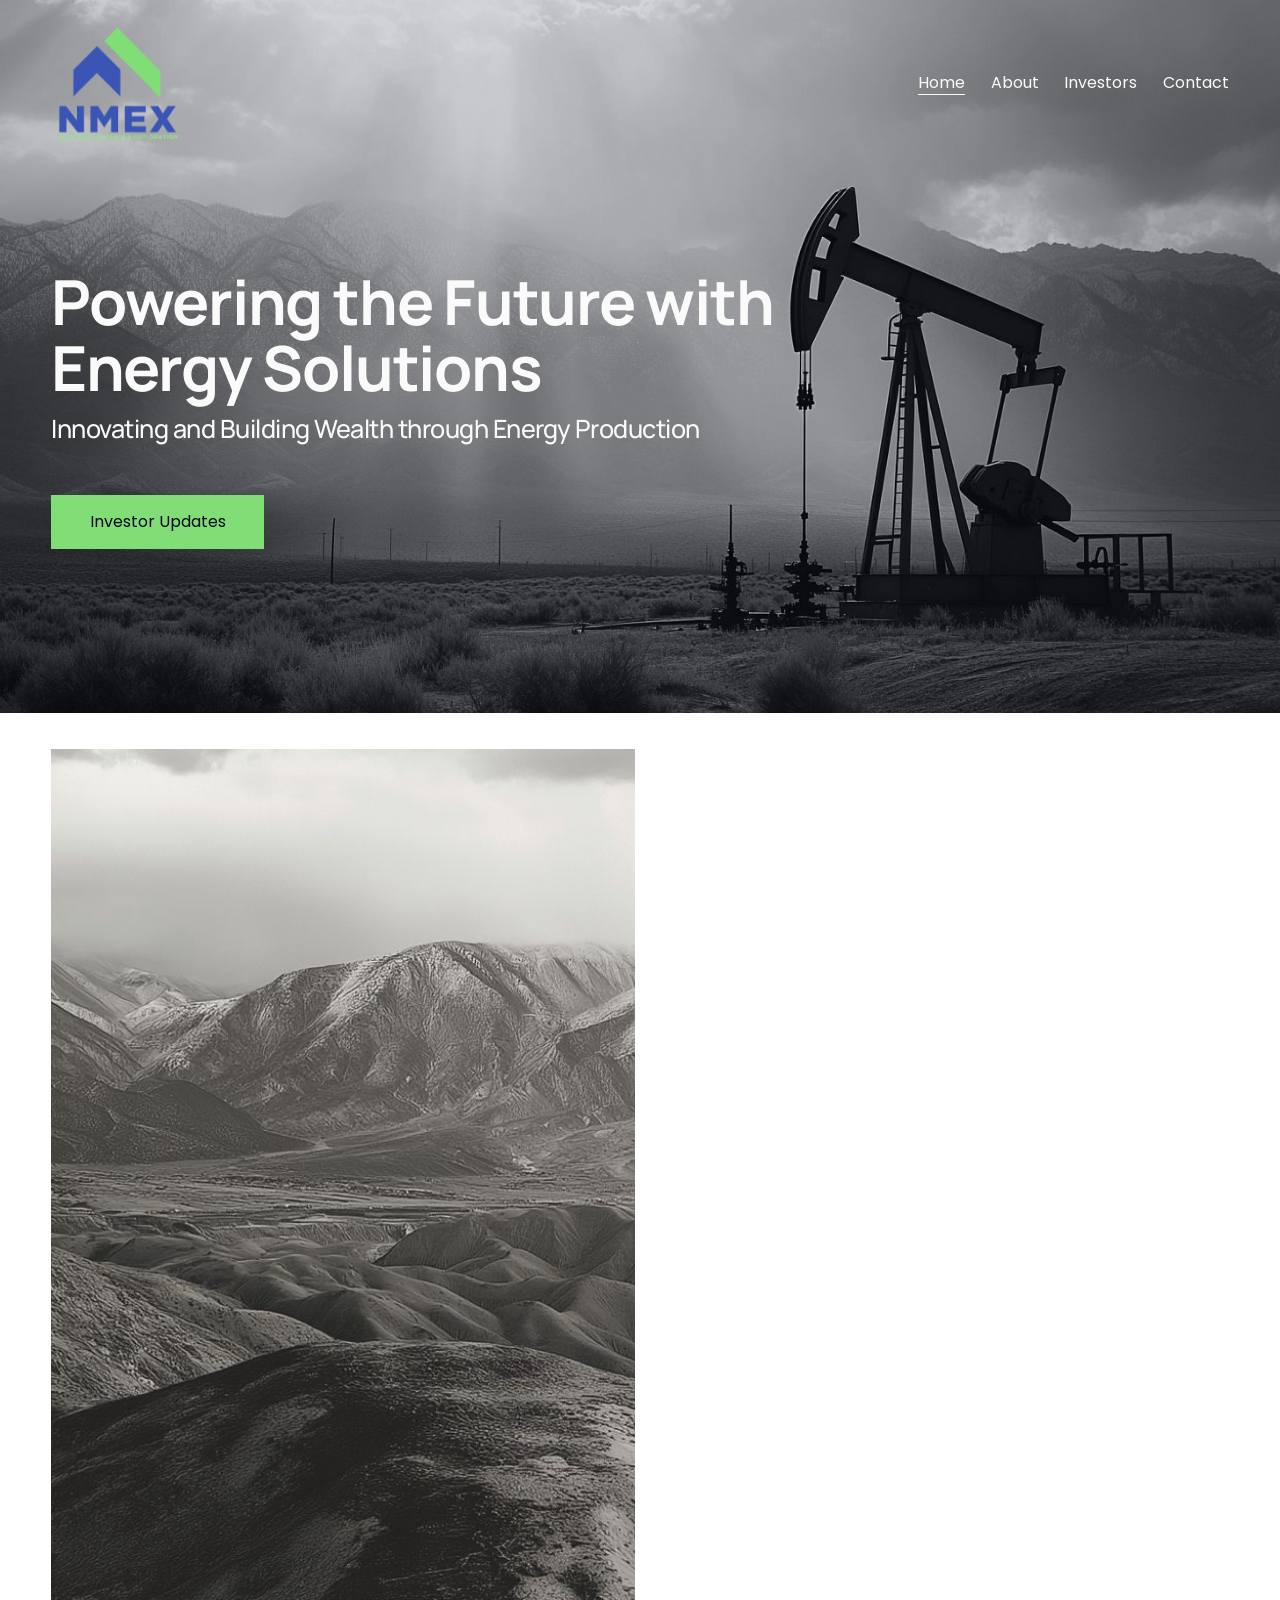
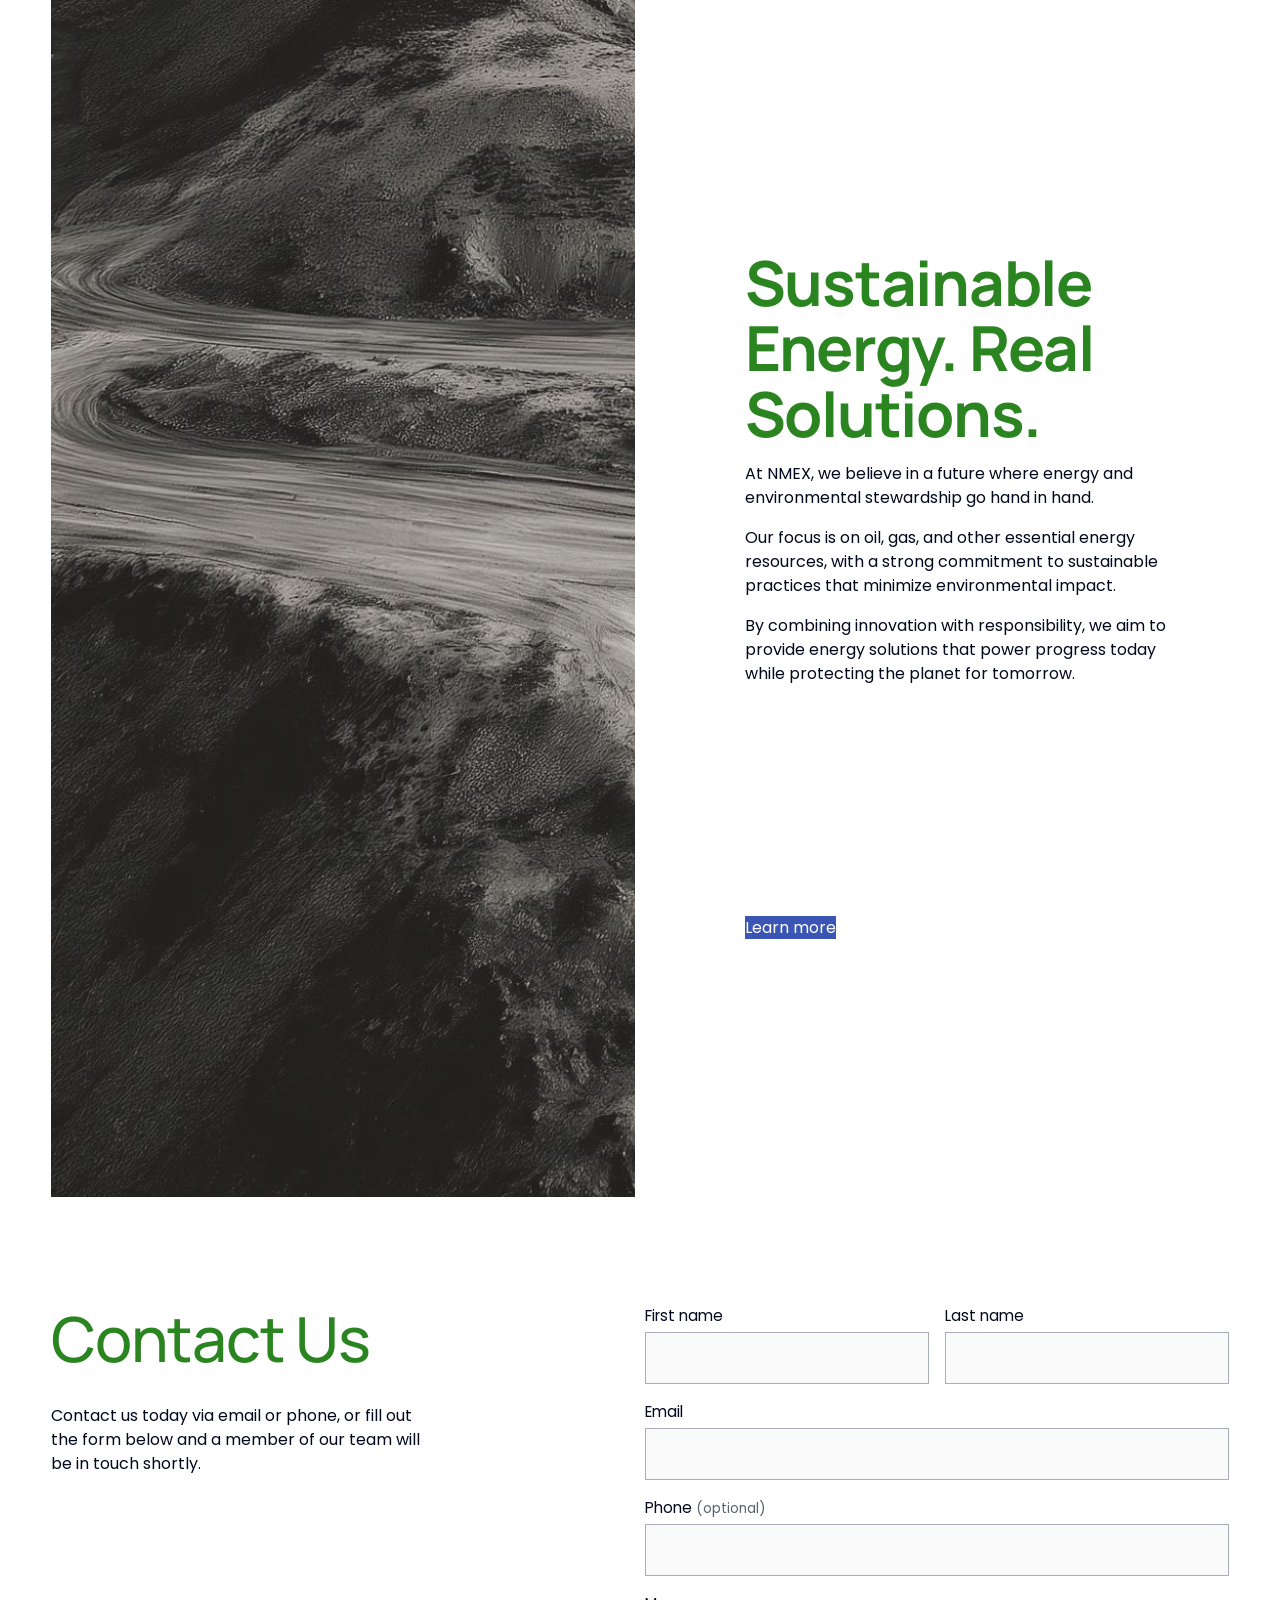
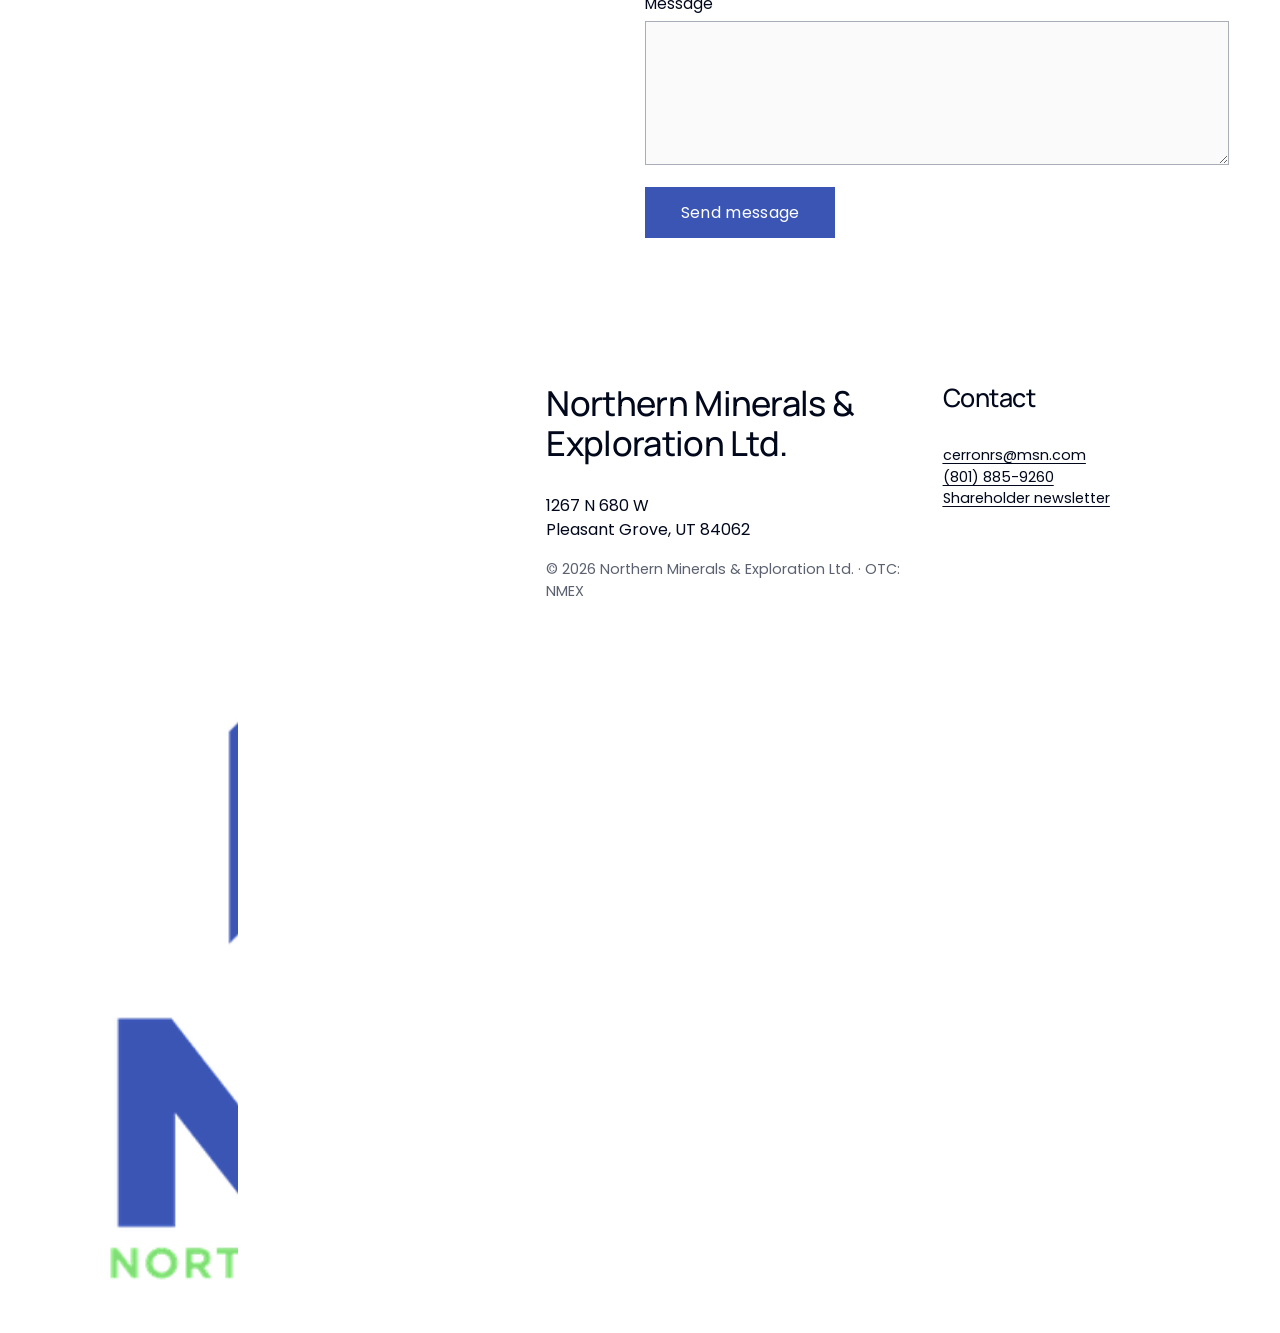
<file: index.html>
<!doctype html>
<html xmlns:og="http://opengraphprotocol.org/schema/" xmlns:fb="http://www.facebook.com/2008/fbml" lang="en-US"  >
  <head>
    <meta http-equiv="X-UA-Compatible" content="IE=edge,chrome=1">
    <meta name="viewport" content="width=device-width, initial-scale=1">
    <!-- This is Squarespace. --><!-- chicory-hyperboloid-29tn -->
<base href="">
<meta charset="utf-8" />
<title>Northern Minerals and Exploration (OTC: NMEX)</title>
<meta http-equiv="Accept-CH" content="Sec-CH-UA-Platform-Version, Sec-CH-UA-Model" /><link rel="icon" href="/favicon.ico" sizes="any"><link rel="icon" type="image/png" sizes="32x32" href="/assets/img/favicon-32.png"><link rel="icon" type="image/png" sizes="192x192" href="/assets/img/favicon-192.png"><link rel="apple-touch-icon" href="/assets/img/apple-touch-icon.png">
<link rel="canonical" href="https://nmex.ltd/"/>
<meta property="og:site_name" content="Northern Minerals and Exploration"/>
<meta property="og:title" content="Northern Minerals and Exploration (OTC: NMEX)"/>
<meta name="twitter:description" content="Northern Minerals &amp; Exploration Ltd. (OTC: NMEX) is a public energy company engaged in the acquisition, exploration and production of oil and gas reserves in the United States and Canada."/>
<meta itemprop="description" content="Northern Minerals &amp; Exploration Ltd. (OTC: NMEX) is a public energy company engaged in the acquisition, exploration and production of oil and gas reserves in the United States and Canada."/>
<meta property="og:description" content="Northern Minerals &amp; Exploration Ltd. (OTC: NMEX) is a public energy company engaged in the acquisition, exploration and production of oil and gas reserves in the United States and Canada."/>
<meta property="og:url" content="https://nmex.ltd/"/>
<meta property="og:type" content="website"/>
<meta property="og:image" content="https://nmex.ltd/assets/img/og-image.jpg"/>
<meta property="og:image:width" content="1200"/>
<meta property="og:image:height" content="630"/>
<meta itemprop="name" content="Northern Minerals and Exploration (OTC: NMEX)"/>
<meta itemprop="url" content="https://nmex.ltd/"/>
<meta itemprop="thumbnailUrl" content="https://nmex.ltd/assets/img/og-image.jpg"/>
<link rel="image_src" href="https://nmex.ltd/assets/img/og-image.jpg" />
<meta itemprop="image" content="https://nmex.ltd/assets/img/og-image.jpg"/>
<meta name="twitter:title" content="Northern Minerals and Exploration (OTC: NMEX)"/>
<meta name="twitter:image" content="https://nmex.ltd/assets/img/og-image.jpg"/>
<meta name="twitter:url" content="https://nmex.ltd/"/>
<meta name="twitter:card" content="summary_large_image"/>
<meta name="description" content="Northern Minerals &amp; Exploration Ltd. (OTC: NMEX) is a public energy company engaged in the acquisition, exploration and production of oil and gas reserves in the United States and Canada." />
<!-- Performance hints (manually added, additive only): early-connect to Squarespace/Google CDNs + preload header logo -->
<link rel="preconnect" href="https://definitions.sqspcdn.com">
<link rel="preconnect" href="https://static1.squarespace.com">
<link rel="preconnect" href="https://fonts.googleapis.com">
<link rel="preconnect" href="https://assets.squarespace.com" crossorigin>
<link rel="dns-prefetch" href="https://definitions.sqspcdn.com">
<link rel="dns-prefetch" href="https://static1.squarespace.com">
<link rel="dns-prefetch" href="https://fonts.googleapis.com">
<link rel="dns-prefetch" href="https://assets.squarespace.com">
<link rel="preload" as="image" href="/assets/img/nmex-logo.png" fetchpriority="high">
<link rel="preconnect" href="https://fonts.gstatic.com" crossorigin>
<link rel="stylesheet" href="https://fonts.googleapis.com/css2?family=Manrope:ital,wght@0,500;0,700&family=Poppins:ital,wght@0,400;0,700;1,400;1,700"><script type="text/javascript" crossorigin="anonymous" defer="true" nomodule="nomodule" src="https://assets.squarespace.com/@sqs/polyfiller/1.6/legacy.js"></script>
<script type="text/javascript" crossorigin="anonymous" defer="true" src="https://assets.squarespace.com/@sqs/polyfiller/1.6/modern.js"></script>
<script data-name="static-context">Static = window.Static || {}; Static.SQUARESPACE_CONTEXT = {"betaFeatureFlags":["member_areas_feature","campaigns_thumbnail_layout","i18n_beta_website_locales","enable_form_submission_trigger","output_template_css_assets","marketing_landing_page","campaigns_import_discounts","scripts_defer","campaigns_new_image_layout_picker","enable_modernized_pdp_m3_layout_ux","supports_versioned_template_assets","enable_modernized_pdp_m3_fluid","campaigns_table_v2","commerce_product_payment_plan_editing","nested_categories","contacts_and_campaigns_redesign","campaigns_discount_section_in_blasts","new_stacked_index","marketing_automations","modernized-pdp-m2-enabled","override_block_styles","campaigns_merch_state","campaigns_discount_section_in_automations"],"facebookAppId":"314192535267336","facebookApiVersion":"v6.0","rollups":{"squarespace-announcement-bar":{"js":"//assets.squarespace.com/universal/scripts-compressed/announcement-bar-0d42d1862159c4e6-min.en-US.js"},"squarespace-audio-player":{"css":"//assets.squarespace.com/universal/styles-compressed/audio-player-b05f5197a871c566-min.en-US.css","js":"//assets.squarespace.com/universal/scripts-compressed/audio-player-5b804831f1e69672-min.en-US.js"},"squarespace-blog-collection-list":{"css":"//assets.squarespace.com/universal/styles-compressed/blog-collection-list-b4046463b72f34e2-min.en-US.css","js":"//assets.squarespace.com/universal/scripts-compressed/blog-collection-list-d5bd5d2a1524b858-min.en-US.js"},"squarespace-calendar-block-renderer":{"css":"//assets.squarespace.com/universal/styles-compressed/calendar-block-renderer-c3fef2a497c8e56b-min.en-US.css","js":"//assets.squarespace.com/universal/scripts-compressed/calendar-block-renderer-eb449d66ffd023be-min.en-US.js"},"squarespace-chartjs-helpers":{"css":"//assets.squarespace.com/universal/styles-compressed/chartjs-helpers-96b256171ee039c1-min.en-US.css","js":"//assets.squarespace.com/universal/scripts-compressed/chartjs-helpers-0f6610ea3f198027-min.en-US.js"},"squarespace-comments":{"css":"//assets.squarespace.com/universal/styles-compressed/comments-1909adba615d1267-min.en-US.css","js":"//assets.squarespace.com/universal/scripts-compressed/comments-22e133c4dc8842c4-min.en-US.js"},"squarespace-custom-css-popup":{"css":"//assets.squarespace.com/universal/styles-compressed/custom-css-popup-f387ac693a6f379a-min.en-US.css","js":"//assets.squarespace.com/universal/scripts-compressed/custom-css-popup-c462f0abc4c9779c-min.en-US.js"},"squarespace-dialog":{"css":"//assets.squarespace.com/universal/styles-compressed/dialog-86aacd645d83874c-min.en-US.css","js":"//assets.squarespace.com/universal/scripts-compressed/dialog-f53da749b97dee38-min.en-US.js"},"squarespace-events-collection":{"css":"//assets.squarespace.com/universal/styles-compressed/events-collection-c3fef2a497c8e56b-min.en-US.css","js":"//assets.squarespace.com/universal/scripts-compressed/events-collection-36e982b07d060c96-min.en-US.js"},"squarespace-form-rendering-utils":{"js":"//assets.squarespace.com/universal/scripts-compressed/form-rendering-utils-2034576bee2ca374-min.en-US.js"},"squarespace-forms":{"css":"//assets.squarespace.com/universal/styles-compressed/forms-0afd3c6ac30bbab1-min.en-US.css","js":"//assets.squarespace.com/universal/scripts-compressed/forms-93a072eb173475ab-min.en-US.js"},"squarespace-gallery-collection-list":{"css":"//assets.squarespace.com/universal/styles-compressed/gallery-collection-list-b4046463b72f34e2-min.en-US.css","js":"//assets.squarespace.com/universal/scripts-compressed/gallery-collection-list-9f7aecddb0723bd7-min.en-US.js"},"squarespace-image-zoom":{"css":"//assets.squarespace.com/universal/styles-compressed/image-zoom-b4046463b72f34e2-min.en-US.css","js":"//assets.squarespace.com/universal/scripts-compressed/image-zoom-52dbe9048953f4ac-min.en-US.js"},"squarespace-pinterest":{"css":"//assets.squarespace.com/universal/styles-compressed/pinterest-b4046463b72f34e2-min.en-US.css","js":"//assets.squarespace.com/universal/scripts-compressed/pinterest-62ef3cd44d2c3736-min.en-US.js"},"squarespace-popup-overlay":{"css":"//assets.squarespace.com/universal/styles-compressed/popup-overlay-b742b752f5880972-min.en-US.css","js":"//assets.squarespace.com/universal/scripts-compressed/popup-overlay-b63a4b86cd036d89-min.en-US.js"},"squarespace-product-quick-view":{"css":"//assets.squarespace.com/universal/styles-compressed/product-quick-view-0afd3c6ac30bbab1-min.en-US.css","js":"//assets.squarespace.com/universal/scripts-compressed/product-quick-view-e45ff32cd19a63a1-min.en-US.js"},"squarespace-products-collection-item-v2":{"css":"//assets.squarespace.com/universal/styles-compressed/products-collection-item-v2-b4046463b72f34e2-min.en-US.css","js":"//assets.squarespace.com/universal/scripts-compressed/products-collection-item-v2-c2ab0e31b1585540-min.en-US.js"},"squarespace-products-collection-list-v2":{"css":"//assets.squarespace.com/universal/styles-compressed/products-collection-list-v2-b4046463b72f34e2-min.en-US.css","js":"//assets.squarespace.com/universal/scripts-compressed/products-collection-list-v2-c476cb19fc080a16-min.en-US.js"},"squarespace-search-page":{"css":"//assets.squarespace.com/universal/styles-compressed/search-page-90a67fc09b9b32c6-min.en-US.css","js":"//assets.squarespace.com/universal/scripts-compressed/search-page-ceba448b3f1e31a7-min.en-US.js"},"squarespace-search-preview":{"js":"//assets.squarespace.com/universal/scripts-compressed/search-preview-5f4cebfd0bfdcca2-min.en-US.js"},"squarespace-simple-liking":{"css":"//assets.squarespace.com/universal/styles-compressed/simple-liking-701bf8bbc05ec6aa-min.en-US.css","js":"//assets.squarespace.com/universal/scripts-compressed/simple-liking-a5d16f553c1269c6-min.en-US.js"},"squarespace-social-buttons":{"css":"//assets.squarespace.com/universal/styles-compressed/social-buttons-95032e5fa98e47a5-min.en-US.css","js":"//assets.squarespace.com/universal/scripts-compressed/social-buttons-47746ee59e9cf20f-min.en-US.js"},"squarespace-tourdates":{"css":"//assets.squarespace.com/universal/styles-compressed/tourdates-b4046463b72f34e2-min.en-US.css","js":"//assets.squarespace.com/universal/scripts-compressed/tourdates-20b473f1d1e43c1d-min.en-US.js"},"squarespace-website-overlays-manager":{"css":"//assets.squarespace.com/universal/styles-compressed/website-overlays-manager-07ea5a4e004e6710-min.en-US.css","js":"//assets.squarespace.com/universal/scripts-compressed/website-overlays-manager-62ad7f8ae9b90855-min.en-US.js"}},"pageType":2,"website":{"id":"66ec58be18a2627b0cc441a0","captchaSettings":{"enabledForDonations":false},"cloneable":false,"contentModifiedOn":1726768631908,"formattingLocale":"en-US","fullSiteTitle":"Northern Minerals and Exploration","identifier":"chicory-hyperboloid-29tn","imageMetadataProcessingEnabled":false,"isHstsEnabled":true,"language":"en-US","location":{},"logoImageId":"66fdac9ecc205c594be2e46f","primaryDomain":"www.northernmineralsandexploration.com","screenshotId":"00bce755cc8744d9af414bc3bd02abe5088a3a8947c8690e238c19d76e3d2222","shareButtonOptions":{"4":true,"8":true,"1":true,"6":true,"3":true,"7":true,"2":true},"showOwnerLogin":false,"siteStatus":{},"siteTitle":"Northern Minerals and Exploration","sslSetting":3,"timeZone":"America/Chicago","translationLocale":"en-US","typekitId":"","websiteType":4,"hasBeenCloneable":false,"statsMigrated":false,"authenticUrl":"https://www.northernmineralsandexploration.com","baseUrl":"https://www.northernmineralsandexploration.com","internalUrl":"https://chicory-hyperboloid-29tn.squarespace.com","logoImageUrl":"//images.squarespace-cdn.com/content/v1/66ec58be18a2627b0cc441a0/7cdf3689-2d57-4c66-9e98-3f9cdcca025f/NMEX_Logo-1.png","machineTimeZoneOffset":-18000000,"timeZoneAbbr":"CDT","timeZoneOffset":-18000000},"websiteSettings":{"id":"66ec58be18a2627b0cc441a3","websiteId":"66ec58be18a2627b0cc441a0","subjects":[],"country":"US","state":"TX","simpleLikingEnabled":true,"mobileInfoBarSettings":{"isContactEmailEnabled":false,"isContactPhoneNumberEnabled":false,"isLocationEnabled":false,"isBusinessHoursEnabled":false},"announcementBarSettings":{},"commentLikesAllowed":true,"commentAnonAllowed":true,"commentThreaded":true,"commentApprovalRequired":false,"commentAvatarsOn":true,"commentSortType":2,"commentFlagThreshold":0,"commentFlagsAllowed":true,"commentEnableByDefault":true,"commentDisableAfterDaysDefault":0,"disqusShortname":"","commentsEnabled":false,"businessHours":{},"storeSettings":{"returnPolicy":null,"termsOfService":null,"privacyPolicy":null,"expressCheckout":false,"continueShoppingLinkUrl":"/","useLightCart":false,"showNoteField":false,"shippingCountryDefaultValue":"US","billToShippingDefaultValue":false,"showShippingPhoneNumber":true,"isShippingPhoneRequired":false,"showBillingPhoneNumber":true,"isBillingPhoneRequired":false,"currenciesSupported":["USD","CAD","GBP","AUD","EUR","CHF","NOK","SEK","DKK","NZD","SGD","MXN","HKD","CZK","ILS","MYR","RUB","PHP","PLN","THB","BRL","ARS","COP","IDR","INR","JPY","ZAR"],"defaultCurrency":"USD","selectedCurrency":"USD","measurementStandard":1,"showCustomCheckoutForm":false,"checkoutPageMarketingOptInEnabled":true,"enableMailingListOptInByDefault":false,"sameAsRetailLocation":false,"merchandisingSettings":{"scarcityEnabledOnProductItems":false,"scarcityEnabledOnProductBlocks":false,"scarcityMessageType":"DEFAULT_SCARCITY_MESSAGE","scarcityThreshold":10,"multipleQuantityAllowedForServices":true,"restockNotificationsEnabled":false,"restockNotificationsSuccessText":"","restockNotificationsMailingListSignUpEnabled":false,"relatedProductsEnabled":false,"relatedProductsOrdering":"random","soldOutVariantsDropdownDisabled":false,"productComposerOptedIn":false,"productComposerABTestOptedOut":false,"productReviewsEnabled":false},"minimumOrderSubtotalEnabled":false,"minimumOrderSubtotal":{"currency":"USD","value":"0.00"},"addToCartConfirmationType":2,"isLive":false,"multipleQuantityAllowedForServices":true},"useEscapeKeyToLogin":false,"ssBadgeType":1,"ssBadgePosition":4,"ssBadgeVisibility":1,"ssBadgeDevices":1,"pinterestOverlayOptions":{"mode":"disabled"},"userAccountsSettings":{"loginAllowed":true,"signupAllowed":true}},"cookieSettings":{"isCookieBannerEnabled":false,"isRestrictiveCookiePolicyEnabled":false,"cookieBannerText":"","cookieBannerTheme":"","cookieBannerVariant":"","cookieBannerPosition":"","cookieBannerCtaVariant":"","cookieBannerCtaText":"","cookieBannerAcceptType":"OPT_IN","cookieBannerOptOutCtaText":"","cookieBannerHasOptOut":false,"cookieBannerHasManageCookies":true,"cookieBannerManageCookiesLabel":"","cookieBannerSavedPreferencesText":"","cookieBannerSavedPreferencesLayout":"PILL"},"websiteCloneable":false,"collection":{"title":"Home","id":"66ec59245e7dbf18fe099b28","fullUrl":"/","type":10,"permissionType":1},"subscribed":false,"appDomain":"squarespace.com","templateTweakable":true,"tweakJSON":{"form-use-theme-colors":"true","header-logo-height":"115px","header-mobile-logo-max-height":"30px","header-vert-padding":"2vw","header-width":"Inset","maxPageWidth":"1400px","mobile-header-vert-padding":"6vw","pagePadding":"4vw","tweak-blog-alternating-side-by-side-image-aspect-ratio":"1:1 Square","tweak-blog-alternating-side-by-side-image-spacing":"6%","tweak-blog-alternating-side-by-side-meta-spacing":"20px","tweak-blog-alternating-side-by-side-primary-meta":"Categories","tweak-blog-alternating-side-by-side-read-more-spacing":"20px","tweak-blog-alternating-side-by-side-secondary-meta":"Date","tweak-blog-basic-grid-columns":"3","tweak-blog-basic-grid-image-aspect-ratio":"3:2 Standard","tweak-blog-basic-grid-image-spacing":"35px","tweak-blog-basic-grid-meta-spacing":"25px","tweak-blog-basic-grid-primary-meta":"Categories","tweak-blog-basic-grid-read-more-spacing":"20px","tweak-blog-basic-grid-secondary-meta":"Date","tweak-blog-item-custom-width":"50","tweak-blog-item-show-author-profile":"false","tweak-blog-item-width":"Medium","tweak-blog-masonry-columns":"2","tweak-blog-masonry-horizontal-spacing":"30px","tweak-blog-masonry-image-spacing":"20px","tweak-blog-masonry-meta-spacing":"20px","tweak-blog-masonry-primary-meta":"Categories","tweak-blog-masonry-read-more-spacing":"20px","tweak-blog-masonry-secondary-meta":"Date","tweak-blog-masonry-vertical-spacing":"30px","tweak-blog-side-by-side-image-aspect-ratio":"1:1 Square","tweak-blog-side-by-side-image-spacing":"6%","tweak-blog-side-by-side-meta-spacing":"20px","tweak-blog-side-by-side-primary-meta":"Categories","tweak-blog-side-by-side-read-more-spacing":"20px","tweak-blog-side-by-side-secondary-meta":"Date","tweak-blog-single-column-image-spacing":"50px","tweak-blog-single-column-meta-spacing":"30px","tweak-blog-single-column-primary-meta":"Categories","tweak-blog-single-column-read-more-spacing":"15px","tweak-blog-single-column-secondary-meta":"Date","tweak-events-stacked-show-thumbnails":"true","tweak-events-stacked-thumbnail-size":"3:2 Standard","tweak-fixed-header":"false","tweak-fixed-header-style":"Basic","tweak-global-animations-animation-curve":"ease","tweak-global-animations-animation-delay":"0.1s","tweak-global-animations-animation-duration":"0.1s","tweak-global-animations-animation-style":"fade","tweak-global-animations-animation-type":"none","tweak-global-animations-complexity-level":"detailed","tweak-global-animations-enabled":"false","tweak-portfolio-grid-basic-custom-height":"50","tweak-portfolio-grid-overlay-custom-height":"50","tweak-portfolio-hover-follow-acceleration":"10%","tweak-portfolio-hover-follow-animation-duration":"Fast","tweak-portfolio-hover-follow-animation-type":"Fade","tweak-portfolio-hover-follow-delimiter":"Bullet","tweak-portfolio-hover-follow-front":"false","tweak-portfolio-hover-follow-layout":"Inline","tweak-portfolio-hover-follow-size":"50","tweak-portfolio-hover-follow-text-spacing-x":"1.5","tweak-portfolio-hover-follow-text-spacing-y":"1.5","tweak-portfolio-hover-static-animation-duration":"Fast","tweak-portfolio-hover-static-animation-type":"Fade","tweak-portfolio-hover-static-delimiter":"Hyphen","tweak-portfolio-hover-static-front":"true","tweak-portfolio-hover-static-layout":"Inline","tweak-portfolio-hover-static-size":"50","tweak-portfolio-hover-static-text-spacing-x":"1.5","tweak-portfolio-hover-static-text-spacing-y":"1.5","tweak-portfolio-index-background-animation-duration":"Medium","tweak-portfolio-index-background-animation-type":"Fade","tweak-portfolio-index-background-custom-height":"50","tweak-portfolio-index-background-delimiter":"None","tweak-portfolio-index-background-height":"Large","tweak-portfolio-index-background-horizontal-alignment":"Center","tweak-portfolio-index-background-link-format":"Stacked","tweak-portfolio-index-background-persist":"false","tweak-portfolio-index-background-vertical-alignment":"Middle","tweak-portfolio-index-background-width":"Full","tweak-transparent-header":"true"},"templateId":"5c5a519771c10ba3470d8101","templateVersion":"7.1","pageFeatures":[1,2,4],"gmRenderKey":"QUl6YVN5Q0JUUk9xNkx1dkZfSUUxcjQ2LVQ0QWVUU1YtMGQ3bXk4","templateScriptsRootUrl":"https://static1.squarespace.com/static/vta/5c5a519771c10ba3470d8101/scripts/","impersonatedSession":false,"tzData":{"zones":[[-360,"US","C%sT",null]],"rules":{"US":[[1967,2006,null,"Oct","lastSun","2:00","0","S"],[1987,2006,null,"Apr","Sun>=1","2:00","1:00","D"],[2007,"max",null,"Mar","Sun>=8","2:00","1:00","D"],[2007,"max",null,"Nov","Sun>=1","2:00","0","S"]]}},"showAnnouncementBar":false,"recaptchaEnterpriseContext":{"recaptchaEnterpriseSiteKey":"6LdDFQwjAAAAAPigEvvPgEVbb7QBm-TkVJdDTlAv"},"i18nContext":{"timeZoneData":{"id":"America/Chicago","name":"Central Time"}},"env":"PRODUCTION","visitorFormContext":{"formFieldFormats":{"initialAddressFormat":{"id":0,"type":"ADDRESS","country":"US","labelLocale":"en","fields":[{"type":"FIELD","label":"Address Line 1","identifier":"Line1","length":0,"required":true,"metadata":{"autocomplete":"address-line1"}},{"type":"SEPARATOR","label":"\n","identifier":"Newline","length":0,"required":false,"metadata":{}},{"type":"FIELD","label":"Address Line 2","identifier":"Line2","length":0,"required":false,"metadata":{"autocomplete":"address-line2"}},{"type":"SEPARATOR","label":"\n","identifier":"Newline","length":0,"required":false,"metadata":{}},{"type":"FIELD","label":"City","identifier":"City","length":0,"required":true,"metadata":{"autocomplete":"address-level2"}},{"type":"SEPARATOR","label":",","identifier":"Comma","length":0,"required":false,"metadata":{}},{"type":"SEPARATOR","label":" ","identifier":"Space","length":0,"required":false,"metadata":{}},{"type":"FIELD","label":"State","identifier":"State","length":0,"required":true,"metadata":{"autocomplete":"address-level1"}},{"type":"SEPARATOR","label":" ","identifier":"Space","length":0,"required":false,"metadata":{}},{"type":"FIELD","label":"ZIP Code","identifier":"Zip","length":0,"required":true,"metadata":{"autocomplete":"postal-code"}}]},"initialNameOrder":"GIVEN_FIRST","initialPhoneFormat":{"id":0,"type":"PHONE_NUMBER","country":"US","labelLocale":"en-US","fields":[{"type":"SEPARATOR","label":"(","identifier":"LeftParen","length":0,"required":false,"metadata":{}},{"type":"FIELD","label":"1","identifier":"1","length":3,"required":false,"metadata":{}},{"type":"SEPARATOR","label":")","identifier":"RightParen","length":0,"required":false,"metadata":{}},{"type":"SEPARATOR","label":" ","identifier":"Space","length":0,"required":false,"metadata":{}},{"type":"FIELD","label":"2","identifier":"2","length":3,"required":false,"metadata":{}},{"type":"SEPARATOR","label":"-","identifier":"Dash","length":0,"required":false,"metadata":{}},{"type":"FIELD","label":"3","identifier":"3","length":14,"required":false,"metadata":{}}]},"countries":[{"name":"Afghanistan","code":"AF","phoneCode":"+93"},{"name":"\u00C5land Islands","code":"AX","phoneCode":"+358"},{"name":"Albania","code":"AL","phoneCode":"+355"},{"name":"Algeria","code":"DZ","phoneCode":"+213"},{"name":"American Samoa","code":"AS","phoneCode":"+1"},{"name":"Andorra","code":"AD","phoneCode":"+376"},{"name":"Angola","code":"AO","phoneCode":"+244"},{"name":"Anguilla","code":"AI","phoneCode":"+1"},{"name":"Antigua & Barbuda","code":"AG","phoneCode":"+1"},{"name":"Argentina","code":"AR","phoneCode":"+54"},{"name":"Armenia","code":"AM","phoneCode":"+374"},{"name":"Aruba","code":"AW","phoneCode":"+297"},{"name":"Ascension Island","code":"AC","phoneCode":"+247"},{"name":"Australia","code":"AU","phoneCode":"+61"},{"name":"Austria","code":"AT","phoneCode":"+43"},{"name":"Azerbaijan","code":"AZ","phoneCode":"+994"},{"name":"Bahamas","code":"BS","phoneCode":"+1"},{"name":"Bahrain","code":"BH","phoneCode":"+973"},{"name":"Bangladesh","code":"BD","phoneCode":"+880"},{"name":"Barbados","code":"BB","phoneCode":"+1"},{"name":"Belarus","code":"BY","phoneCode":"+375"},{"name":"Belgium","code":"BE","phoneCode":"+32"},{"name":"Belize","code":"BZ","phoneCode":"+501"},{"name":"Benin","code":"BJ","phoneCode":"+229"},{"name":"Bermuda","code":"BM","phoneCode":"+1"},{"name":"Bhutan","code":"BT","phoneCode":"+975"},{"name":"Bolivia","code":"BO","phoneCode":"+591"},{"name":"Bosnia & Herzegovina","code":"BA","phoneCode":"+387"},{"name":"Botswana","code":"BW","phoneCode":"+267"},{"name":"Brazil","code":"BR","phoneCode":"+55"},{"name":"British Indian Ocean Territory","code":"IO","phoneCode":"+246"},{"name":"British Virgin Islands","code":"VG","phoneCode":"+1"},{"name":"Brunei","code":"BN","phoneCode":"+673"},{"name":"Bulgaria","code":"BG","phoneCode":"+359"},{"name":"Burkina Faso","code":"BF","phoneCode":"+226"},{"name":"Burundi","code":"BI","phoneCode":"+257"},{"name":"Cambodia","code":"KH","phoneCode":"+855"},{"name":"Cameroon","code":"CM","phoneCode":"+237"},{"name":"Canada","code":"CA","phoneCode":"+1"},{"name":"Cape Verde","code":"CV","phoneCode":"+238"},{"name":"Caribbean Netherlands","code":"BQ","phoneCode":"+599"},{"name":"Cayman Islands","code":"KY","phoneCode":"+1"},{"name":"Central African Republic","code":"CF","phoneCode":"+236"},{"name":"Chad","code":"TD","phoneCode":"+235"},{"name":"Chile","code":"CL","phoneCode":"+56"},{"name":"China","code":"CN","phoneCode":"+86"},{"name":"Christmas Island","code":"CX","phoneCode":"+61"},{"name":"Cocos (Keeling) Islands","code":"CC","phoneCode":"+61"},{"name":"Colombia","code":"CO","phoneCode":"+57"},{"name":"Comoros","code":"KM","phoneCode":"+269"},{"name":"Congo - Brazzaville","code":"CG","phoneCode":"+242"},{"name":"Congo - Kinshasa","code":"CD","phoneCode":"+243"},{"name":"Cook Islands","code":"CK","phoneCode":"+682"},{"name":"Costa Rica","code":"CR","phoneCode":"+506"},{"name":"C\u00F4te d\u2019Ivoire","code":"CI","phoneCode":"+225"},{"name":"Croatia","code":"HR","phoneCode":"+385"},{"name":"Cuba","code":"CU","phoneCode":"+53"},{"name":"Cura\u00E7ao","code":"CW","phoneCode":"+599"},{"name":"Cyprus","code":"CY","phoneCode":"+357"},{"name":"Czechia","code":"CZ","phoneCode":"+420"},{"name":"Denmark","code":"DK","phoneCode":"+45"},{"name":"Djibouti","code":"DJ","phoneCode":"+253"},{"name":"Dominica","code":"DM","phoneCode":"+1"},{"name":"Dominican Republic","code":"DO","phoneCode":"+1"},{"name":"Ecuador","code":"EC","phoneCode":"+593"},{"name":"Egypt","code":"EG","phoneCode":"+20"},{"name":"El Salvador","code":"SV","phoneCode":"+503"},{"name":"Equatorial Guinea","code":"GQ","phoneCode":"+240"},{"name":"Eritrea","code":"ER","phoneCode":"+291"},{"name":"Estonia","code":"EE","phoneCode":"+372"},{"name":"Eswatini","code":"SZ","phoneCode":"+268"},{"name":"Ethiopia","code":"ET","phoneCode":"+251"},{"name":"Falkland Islands","code":"FK","phoneCode":"+500"},{"name":"Faroe Islands","code":"FO","phoneCode":"+298"},{"name":"Fiji","code":"FJ","phoneCode":"+679"},{"name":"Finland","code":"FI","phoneCode":"+358"},{"name":"France","code":"FR","phoneCode":"+33"},{"name":"French Guiana","code":"GF","phoneCode":"+594"},{"name":"French Polynesia","code":"PF","phoneCode":"+689"},{"name":"Gabon","code":"GA","phoneCode":"+241"},{"name":"Gambia","code":"GM","phoneCode":"+220"},{"name":"Georgia","code":"GE","phoneCode":"+995"},{"name":"Germany","code":"DE","phoneCode":"+49"},{"name":"Ghana","code":"GH","phoneCode":"+233"},{"name":"Gibraltar","code":"GI","phoneCode":"+350"},{"name":"Greece","code":"GR","phoneCode":"+30"},{"name":"Greenland","code":"GL","phoneCode":"+299"},{"name":"Grenada","code":"GD","phoneCode":"+1"},{"name":"Guadeloupe","code":"GP","phoneCode":"+590"},{"name":"Guam","code":"GU","phoneCode":"+1"},{"name":"Guatemala","code":"GT","phoneCode":"+502"},{"name":"Guernsey","code":"GG","phoneCode":"+44"},{"name":"Guinea","code":"GN","phoneCode":"+224"},{"name":"Guinea-Bissau","code":"GW","phoneCode":"+245"},{"name":"Guyana","code":"GY","phoneCode":"+592"},{"name":"Haiti","code":"HT","phoneCode":"+509"},{"name":"Honduras","code":"HN","phoneCode":"+504"},{"name":"Hong Kong SAR China","code":"HK","phoneCode":"+852"},{"name":"Hungary","code":"HU","phoneCode":"+36"},{"name":"Iceland","code":"IS","phoneCode":"+354"},{"name":"India","code":"IN","phoneCode":"+91"},{"name":"Indonesia","code":"ID","phoneCode":"+62"},{"name":"Iran","code":"IR","phoneCode":"+98"},{"name":"Iraq","code":"IQ","phoneCode":"+964"},{"name":"Ireland","code":"IE","phoneCode":"+353"},{"name":"Isle of Man","code":"IM","phoneCode":"+44"},{"name":"Israel","code":"IL","phoneCode":"+972"},{"name":"Italy","code":"IT","phoneCode":"+39"},{"name":"Jamaica","code":"JM","phoneCode":"+1"},{"name":"Japan","code":"JP","phoneCode":"+81"},{"name":"Jersey","code":"JE","phoneCode":"+44"},{"name":"Jordan","code":"JO","phoneCode":"+962"},{"name":"Kazakhstan","code":"KZ","phoneCode":"+7"},{"name":"Kenya","code":"KE","phoneCode":"+254"},{"name":"Kiribati","code":"KI","phoneCode":"+686"},{"name":"Kosovo","code":"XK","phoneCode":"+383"},{"name":"Kuwait","code":"KW","phoneCode":"+965"},{"name":"Kyrgyzstan","code":"KG","phoneCode":"+996"},{"name":"Laos","code":"LA","phoneCode":"+856"},{"name":"Latvia","code":"LV","phoneCode":"+371"},{"name":"Lebanon","code":"LB","phoneCode":"+961"},{"name":"Lesotho","code":"LS","phoneCode":"+266"},{"name":"Liberia","code":"LR","phoneCode":"+231"},{"name":"Libya","code":"LY","phoneCode":"+218"},{"name":"Liechtenstein","code":"LI","phoneCode":"+423"},{"name":"Lithuania","code":"LT","phoneCode":"+370"},{"name":"Luxembourg","code":"LU","phoneCode":"+352"},{"name":"Macao SAR China","code":"MO","phoneCode":"+853"},{"name":"Madagascar","code":"MG","phoneCode":"+261"},{"name":"Malawi","code":"MW","phoneCode":"+265"},{"name":"Malaysia","code":"MY","phoneCode":"+60"},{"name":"Maldives","code":"MV","phoneCode":"+960"},{"name":"Mali","code":"ML","phoneCode":"+223"},{"name":"Malta","code":"MT","phoneCode":"+356"},{"name":"Marshall Islands","code":"MH","phoneCode":"+692"},{"name":"Martinique","code":"MQ","phoneCode":"+596"},{"name":"Mauritania","code":"MR","phoneCode":"+222"},{"name":"Mauritius","code":"MU","phoneCode":"+230"},{"name":"Mayotte","code":"YT","phoneCode":"+262"},{"name":"Mexico","code":"MX","phoneCode":"+52"},{"name":"Micronesia","code":"FM","phoneCode":"+691"},{"name":"Moldova","code":"MD","phoneCode":"+373"},{"name":"Monaco","code":"MC","phoneCode":"+377"},{"name":"Mongolia","code":"MN","phoneCode":"+976"},{"name":"Montenegro","code":"ME","phoneCode":"+382"},{"name":"Montserrat","code":"MS","phoneCode":"+1"},{"name":"Morocco","code":"MA","phoneCode":"+212"},{"name":"Mozambique","code":"MZ","phoneCode":"+258"},{"name":"Myanmar (Burma)","code":"MM","phoneCode":"+95"},{"name":"Namibia","code":"NA","phoneCode":"+264"},{"name":"Nauru","code":"NR","phoneCode":"+674"},{"name":"Nepal","code":"NP","phoneCode":"+977"},{"name":"Netherlands","code":"NL","phoneCode":"+31"},{"name":"New Caledonia","code":"NC","phoneCode":"+687"},{"name":"New Zealand","code":"NZ","phoneCode":"+64"},{"name":"Nicaragua","code":"NI","phoneCode":"+505"},{"name":"Niger","code":"NE","phoneCode":"+227"},{"name":"Nigeria","code":"NG","phoneCode":"+234"},{"name":"Niue","code":"NU","phoneCode":"+683"},{"name":"Norfolk Island","code":"NF","phoneCode":"+672"},{"name":"Northern Mariana Islands","code":"MP","phoneCode":"+1"},{"name":"North Korea","code":"KP","phoneCode":"+850"},{"name":"North Macedonia","code":"MK","phoneCode":"+389"},{"name":"Norway","code":"NO","phoneCode":"+47"},{"name":"Oman","code":"OM","phoneCode":"+968"},{"name":"Pakistan","code":"PK","phoneCode":"+92"},{"name":"Palau","code":"PW","phoneCode":"+680"},{"name":"Palestinian Territories","code":"PS","phoneCode":"+970"},{"name":"Panama","code":"PA","phoneCode":"+507"},{"name":"Papua New Guinea","code":"PG","phoneCode":"+675"},{"name":"Paraguay","code":"PY","phoneCode":"+595"},{"name":"Peru","code":"PE","phoneCode":"+51"},{"name":"Philippines","code":"PH","phoneCode":"+63"},{"name":"Poland","code":"PL","phoneCode":"+48"},{"name":"Portugal","code":"PT","phoneCode":"+351"},{"name":"Puerto Rico","code":"PR","phoneCode":"+1"},{"name":"Qatar","code":"QA","phoneCode":"+974"},{"name":"R\u00E9union","code":"RE","phoneCode":"+262"},{"name":"Romania","code":"RO","phoneCode":"+40"},{"name":"Russia","code":"RU","phoneCode":"+7"},{"name":"Rwanda","code":"RW","phoneCode":"+250"},{"name":"Samoa","code":"WS","phoneCode":"+685"},{"name":"San Marino","code":"SM","phoneCode":"+378"},{"name":"S\u00E3o Tom\u00E9 & Pr\u00EDncipe","code":"ST","phoneCode":"+239"},{"name":"Saudi Arabia","code":"SA","phoneCode":"+966"},{"name":"Senegal","code":"SN","phoneCode":"+221"},{"name":"Serbia","code":"RS","phoneCode":"+381"},{"name":"Seychelles","code":"SC","phoneCode":"+248"},{"name":"Sierra Leone","code":"SL","phoneCode":"+232"},{"name":"Singapore","code":"SG","phoneCode":"+65"},{"name":"Sint Maarten","code":"SX","phoneCode":"+1"},{"name":"Slovakia","code":"SK","phoneCode":"+421"},{"name":"Slovenia","code":"SI","phoneCode":"+386"},{"name":"Solomon Islands","code":"SB","phoneCode":"+677"},{"name":"Somalia","code":"SO","phoneCode":"+252"},{"name":"South Africa","code":"ZA","phoneCode":"+27"},{"name":"South Korea","code":"KR","phoneCode":"+82"},{"name":"South Sudan","code":"SS","phoneCode":"+211"},{"name":"Spain","code":"ES","phoneCode":"+34"},{"name":"Sri Lanka","code":"LK","phoneCode":"+94"},{"name":"St. Barth\u00E9lemy","code":"BL","phoneCode":"+590"},{"name":"St. Helena","code":"SH","phoneCode":"+290"},{"name":"St. Kitts & Nevis","code":"KN","phoneCode":"+1"},{"name":"St. Lucia","code":"LC","phoneCode":"+1"},{"name":"St. Martin","code":"MF","phoneCode":"+590"},{"name":"St. Pierre & Miquelon","code":"PM","phoneCode":"+508"},{"name":"St. Vincent & Grenadines","code":"VC","phoneCode":"+1"},{"name":"Sudan","code":"SD","phoneCode":"+249"},{"name":"Suriname","code":"SR","phoneCode":"+597"},{"name":"Svalbard & Jan Mayen","code":"SJ","phoneCode":"+47"},{"name":"Sweden","code":"SE","phoneCode":"+46"},{"name":"Switzerland","code":"CH","phoneCode":"+41"},{"name":"Syria","code":"SY","phoneCode":"+963"},{"name":"Taiwan","code":"TW","phoneCode":"+886"},{"name":"Tajikistan","code":"TJ","phoneCode":"+992"},{"name":"Tanzania","code":"TZ","phoneCode":"+255"},{"name":"Thailand","code":"TH","phoneCode":"+66"},{"name":"Timor-Leste","code":"TL","phoneCode":"+670"},{"name":"Togo","code":"TG","phoneCode":"+228"},{"name":"Tokelau","code":"TK","phoneCode":"+690"},{"name":"Tonga","code":"TO","phoneCode":"+676"},{"name":"Trinidad & Tobago","code":"TT","phoneCode":"+1"},{"name":"Tristan da Cunha","code":"TA","phoneCode":"+290"},{"name":"Tunisia","code":"TN","phoneCode":"+216"},{"name":"T\u00FCrkiye","code":"TR","phoneCode":"+90"},{"name":"Turkmenistan","code":"TM","phoneCode":"+993"},{"name":"Turks & Caicos Islands","code":"TC","phoneCode":"+1"},{"name":"Tuvalu","code":"TV","phoneCode":"+688"},{"name":"U.S. Virgin Islands","code":"VI","phoneCode":"+1"},{"name":"Uganda","code":"UG","phoneCode":"+256"},{"name":"Ukraine","code":"UA","phoneCode":"+380"},{"name":"United Arab Emirates","code":"AE","phoneCode":"+971"},{"name":"United Kingdom","code":"GB","phoneCode":"+44"},{"name":"United States","code":"US","phoneCode":"+1"},{"name":"Uruguay","code":"UY","phoneCode":"+598"},{"name":"Uzbekistan","code":"UZ","phoneCode":"+998"},{"name":"Vanuatu","code":"VU","phoneCode":"+678"},{"name":"Vatican City","code":"VA","phoneCode":"+39"},{"name":"Venezuela","code":"VE","phoneCode":"+58"},{"name":"Vietnam","code":"VN","phoneCode":"+84"},{"name":"Wallis & Futuna","code":"WF","phoneCode":"+681"},{"name":"Western Sahara","code":"EH","phoneCode":"+212"},{"name":"Yemen","code":"YE","phoneCode":"+967"},{"name":"Zambia","code":"ZM","phoneCode":"+260"},{"name":"Zimbabwe","code":"ZW","phoneCode":"+263"}]},"localizedStrings":{"validation":{"noValidSelection":"A valid selection must be made.","invalidUrl":"Must be a valid URL.","stringTooLong":"Value should have a length no longer than {0}.","containsInvalidKey":"{0} contains an invalid key.","invalidTwitterUsername":"Must be a valid Twitter username.","valueOutsideRange":"Value must be in the range {0} to {1}.","invalidPassword":"Passwords should not contain whitespace.","missingRequiredSubfields":"{0} is missing required subfields: {1}","invalidCurrency":"Currency value should be formatted like 1234 or 123.99.","invalidMapSize":"Value should contain exactly {0} elements.","subfieldsRequired":"All fields in {0} are required.","formSubmissionFailed":"Form submission failed. Review the following information: {0}.","invalidCountryCode":"Country code should have an optional plus and up to 4 digits.","invalidDate":"This is not a real date.","required":"{0} is required.","invalidStringLength":"Value should be {0} characters long.","invalidEmail":"Email addresses should follow the format user@domain.com.","invalidListLength":"Value should be {0} elements long.","allEmpty":"Please fill out at least one form field.","missingRequiredQuestion":"Missing a required question.","invalidQuestion":"Contained an invalid question.","captchaFailure":"Captcha validation failed. Please try again.","stringTooShort":"Value should have a length of at least {0}.","invalid":"{0} is not valid.","formErrors":"Form Errors","containsInvalidValue":"{0} contains an invalid value.","invalidUnsignedNumber":"Numbers must contain only digits and no other characters.","invalidName":"Valid names contain only letters, numbers, spaces, ', or - characters."},"submit":"Submit","status":{"title":"{@} Block","learnMore":"Learn more"},"name":{"firstName":"First Name","lastName":"Last Name"},"lightbox":{"openForm":"Open Form"},"likert":{"agree":"Agree","stronglyDisagree":"Strongly Disagree","disagree":"Disagree","stronglyAgree":"Strongly Agree","neutral":"Neutral"},"time":{"am":"AM","second":"Second","pm":"PM","minute":"Minute","amPm":"AM/PM","hour":"Hour"},"notFound":"Form not found.","date":{"yyyy":"YYYY","year":"Year","mm":"MM","day":"Day","month":"Month","dd":"DD"},"phone":{"country":"Country","number":"Number","prefix":"Prefix","areaCode":"Area Code","line":"Line"},"submitError":"Unable to submit form. Please try again later.","address":{"stateProvince":"State/Province","country":"Country","zipPostalCode":"Zip/Postal Code","address2":"Address 2","address1":"Address 1","city":"City"},"email":{"signUp":"Sign up for news and updates"},"required":"(required)","invalidData":"Invalid form data."}}};</script><script type="text/javascript">SQUARESPACE_ROLLUPS = {};</script>
<script>(function(rollups, name) { if (!rollups[name]) { rollups[name] = {}; } rollups[name].js = ["//assets.squarespace.com/universal/scripts-compressed/visitor-site-error-reporter-fdfb276a20173335-min.en-US.js"]; })(SQUARESPACE_ROLLUPS, 'squarespace-visitor_site_error_reporter');</script>
<script crossorigin="anonymous" src="https://assets.squarespace.com/universal/scripts-compressed/visitor-site-error-reporter-fdfb276a20173335-min.en-US.js" defer ></script><script>(function(rollups, name) { if (!rollups[name]) { rollups[name] = {}; } rollups[name].js = ["//assets.squarespace.com/universal/scripts-compressed/extract-css-runtime-dc9e4d1b6788af2f-min.en-US.js"]; })(SQUARESPACE_ROLLUPS, 'squarespace-extract_css_runtime');</script>
<script crossorigin="anonymous" src="https://assets.squarespace.com/universal/scripts-compressed/extract-css-runtime-dc9e4d1b6788af2f-min.en-US.js" defer ></script><script>(function(rollups, name) { if (!rollups[name]) { rollups[name] = {}; } rollups[name].js = ["//assets.squarespace.com/universal/scripts-compressed/extract-css-moment-js-vendor-bdf89e58ccd909c7-min.en-US.js"]; })(SQUARESPACE_ROLLUPS, 'squarespace-extract_css_moment_js_vendor');</script>
<script crossorigin="anonymous" src="https://assets.squarespace.com/universal/scripts-compressed/extract-css-moment-js-vendor-bdf89e58ccd909c7-min.en-US.js" defer ></script><script>(function(rollups, name) { if (!rollups[name]) { rollups[name] = {}; } rollups[name].js = ["//assets.squarespace.com/universal/scripts-compressed/cldr-resource-pack-7809c22ce1c64b20-min.en-US.js"]; })(SQUARESPACE_ROLLUPS, 'squarespace-cldr_resource_pack');</script>
<script crossorigin="anonymous" src="https://assets.squarespace.com/universal/scripts-compressed/cldr-resource-pack-7809c22ce1c64b20-min.en-US.js" defer ></script><script>(function(rollups, name) { if (!rollups[name]) { rollups[name] = {}; } rollups[name].js = ["//assets.squarespace.com/universal/scripts-compressed/common-vendors-stable-219c33e5378d8300-min.en-US.js"]; })(SQUARESPACE_ROLLUPS, 'squarespace-common_vendors_stable');</script>
<script crossorigin="anonymous" src="https://assets.squarespace.com/universal/scripts-compressed/common-vendors-stable-219c33e5378d8300-min.en-US.js" defer ></script><script>(function(rollups, name) { if (!rollups[name]) { rollups[name] = {}; } rollups[name].js = ["//assets.squarespace.com/universal/scripts-compressed/common-vendors-f006011644dd19e2-min.en-US.js"]; })(SQUARESPACE_ROLLUPS, 'squarespace-common_vendors');</script>
<script crossorigin="anonymous" src="https://assets.squarespace.com/universal/scripts-compressed/common-vendors-f006011644dd19e2-min.en-US.js" defer ></script><script>(function(rollups, name) { if (!rollups[name]) { rollups[name] = {}; } rollups[name].js = ["//assets.squarespace.com/universal/scripts-compressed/common-fe44e424cf1b45ff-min.en-US.js"]; })(SQUARESPACE_ROLLUPS, 'squarespace-common');</script>
<script crossorigin="anonymous" src="https://assets.squarespace.com/universal/scripts-compressed/common-fe44e424cf1b45ff-min.en-US.js" defer ></script><script>(function(rollups, name) { if (!rollups[name]) { rollups[name] = {}; } rollups[name].js = ["//assets.squarespace.com/universal/scripts-compressed/user-account-core-cdcb7cd486d6c77e-min.en-US.js"]; })(SQUARESPACE_ROLLUPS, 'squarespace-user_account_core');</script>
<script crossorigin="anonymous" src="https://assets.squarespace.com/universal/scripts-compressed/user-account-core-cdcb7cd486d6c77e-min.en-US.js" defer ></script><script>(function(rollups, name) { if (!rollups[name]) { rollups[name] = {}; } rollups[name].css = ["//assets.squarespace.com/universal/styles-compressed/user-account-core-307d50f196c01a72-min.en-US.css"]; })(SQUARESPACE_ROLLUPS, 'squarespace-user_account_core');</script>
<link rel="stylesheet" type="text/css" href="https://assets.squarespace.com/universal/styles-compressed/user-account-core-307d50f196c01a72-min.en-US.css"><script>(function(rollups, name) { if (!rollups[name]) { rollups[name] = {}; } rollups[name].js = ["//assets.squarespace.com/universal/scripts-compressed/performance-ebdd8dedee2a8a9a-min.en-US.js"]; })(SQUARESPACE_ROLLUPS, 'squarespace-performance');</script>
<script crossorigin="anonymous" src="https://assets.squarespace.com/universal/scripts-compressed/performance-ebdd8dedee2a8a9a-min.en-US.js" defer ></script><link rel="stylesheet" type="text/css" href="https://definitions.sqspcdn.com/website-component-definition/static-assets/website.components.form/dc30ca1a-989b-4a53-bce3-0ecd70cab69b_845/website.components.form.styles.css"/><link rel="stylesheet" type="text/css" href="https://definitions.sqspcdn.com/website-component-definition/static-assets/website.components.html/3f13400f-4b87-40fd-a5b9-61abff229018_673/website.components.html.styles.css"/><link rel="stylesheet" type="text/css" href="https://definitions.sqspcdn.com/website-component-definition/static-assets/website.components.button/783b5af1-0827-422b-9bd3-dafbf9025357_843/website.components.button.styles.css"/><link rel="stylesheet" type="text/css" href="https://definitions.sqspcdn.com/website-component-definition/static-assets/website.components.imageFluid/3b35a4d8-0e9e-4e83-ae5c-1bb41e2abaed_660/website.components.imageFluid.styles.css"/><script defer src="https://definitions.sqspcdn.com/website-component-definition/static-assets/website.components.imageFluid/3b35a4d8-0e9e-4e83-ae5c-1bb41e2abaed_660/website.components.imageFluid.visitor.js"></script><script defer src="https://definitions.sqspcdn.com/website-component-definition/static-assets/website.components.button/783b5af1-0827-422b-9bd3-dafbf9025357_843/website.components.button.visitor.js"></script><script defer src="https://definitions.sqspcdn.com/website-component-definition/static-assets/website.components.imageFluid/3b35a4d8-0e9e-4e83-ae5c-1bb41e2abaed_660/8018.js"></script><script defer src="https://definitions.sqspcdn.com/website-component-definition/static-assets/website.components.imageFluid/3b35a4d8-0e9e-4e83-ae5c-1bb41e2abaed_660/image-effect-liquid.js"></script><script defer src="https://definitions.sqspcdn.com/website-component-definition/static-assets/website.components.imageFluid/3b35a4d8-0e9e-4e83-ae5c-1bb41e2abaed_660/9882.js"></script><script defer src="https://definitions.sqspcdn.com/website-component-definition/static-assets/website.components.imageFluid/3b35a4d8-0e9e-4e83-ae5c-1bb41e2abaed_660/image-effect-refracted-circles.js"></script><script defer src="https://definitions.sqspcdn.com/website-component-definition/static-assets/website.components.imageFluid/3b35a4d8-0e9e-4e83-ae5c-1bb41e2abaed_660/748.js"></script><script defer src="https://definitions.sqspcdn.com/website-component-definition/static-assets/website.components.form/dc30ca1a-989b-4a53-bce3-0ecd70cab69b_845/website.components.form.visitor.js"></script><script defer src="https://definitions.sqspcdn.com/website-component-definition/static-assets/website.components.imageFluid/3b35a4d8-0e9e-4e83-ae5c-1bb41e2abaed_660/website.components.imageFluid.shared.constants.js"></script><script defer src="https://definitions.sqspcdn.com/website-component-definition/static-assets/website.components.imageFluid/3b35a4d8-0e9e-4e83-ae5c-1bb41e2abaed_660/image-effect-film-grain.js"></script><script defer src="https://definitions.sqspcdn.com/website-component-definition/static-assets/website.components.html/3f13400f-4b87-40fd-a5b9-61abff229018_673/website.components.html.visitor.js"></script><script defer src="https://definitions.sqspcdn.com/website-component-definition/static-assets/website.components.imageFluid/3b35a4d8-0e9e-4e83-ae5c-1bb41e2abaed_660/image-effect-parallax.js"></script><script defer src="https://definitions.sqspcdn.com/website-component-definition/static-assets/website.components.imageFluid/3b35a4d8-0e9e-4e83-ae5c-1bb41e2abaed_660/image-effect-refracted-lines.js"></script><script type="application/ld+json">{"url":"https://nmex.ltd","name":"Northern Minerals and Exploration","image":"https://nmex.ltd/assets/img/nmex-logo.png","@context":"http://schema.org","@type":"WebSite"}</script><script type="application/ld+json">{"@context":"https://schema.org","@type":"Organization","name":"Northern Minerals & Exploration Ltd.","alternateName":"NMEX","url":"https://nmex.ltd/","logo":"https://nmex.ltd/assets/img/nmex-logo.png","email":"cerronrs@msn.com","telephone":"+1-801-885-9260","address":{"@type":"PostalAddress","streetAddress":"1267 N 680 W","addressLocality":"Pleasant Grove","addressRegion":"UT","postalCode":"84062","addressCountry":"US"}}</script><link rel="stylesheet" type="text/css" href="/assets/squarespace/site.css"/><script>Static.COOKIE_BANNER_CAPABLE = true;</script>
<!-- End of Squarespace Headers -->
    
    
  <link rel="stylesheet" href="/assets/nmex.css">
<script src="/assets/nmex.js" defer></script>
</head>

  <body
    id="collection-66ec59245e7dbf18fe099b28"
    class="
      tweak-blog-alternating-side-by-side-width-full tweak-blog-alternating-side-by-side-image-aspect-ratio-11-square tweak-blog-alternating-side-by-side-text-alignment-left tweak-blog-alternating-side-by-side-read-more-style-show tweak-blog-alternating-side-by-side-image-text-alignment-middle tweak-blog-alternating-side-by-side-delimiter-bullet tweak-blog-alternating-side-by-side-meta-position-top tweak-blog-alternating-side-by-side-primary-meta-categories tweak-blog-alternating-side-by-side-secondary-meta-date tweak-blog-alternating-side-by-side-excerpt-show image-block-poster-text-alignment-left image-block-card-content-position-center image-block-card-text-alignment-left image-block-overlap-content-position-center image-block-overlap-text-alignment-left image-block-collage-content-position-center image-block-collage-text-alignment-left image-block-stack-text-alignment-left form-use-theme-colors form-field-style-outline form-field-shape-pill form-field-border-all form-field-checkbox-type-icon form-field-checkbox-fill-outline form-field-checkbox-color-inverted form-field-checkbox-shape-rounded form-field-checkbox-layout-fit form-field-radio-type-icon form-field-radio-fill-outline form-field-radio-color-inverted form-field-radio-shape-rounded form-field-radio-layout-fit form-field-survey-fill-outline form-field-survey-color-inverted form-field-survey-shape-rounded form-field-hover-focus-outline form-submit-button-style-label  tweak-global-animations-complexity-level-detailed tweak-global-animations-animation-style-fade tweak-global-animations-animation-type-none tweak-global-animations-animation-curve-ease tweak-blog-masonry-width-full tweak-blog-masonry-text-alignment-left tweak-blog-masonry-primary-meta-categories tweak-blog-masonry-secondary-meta-date tweak-blog-masonry-meta-position-top tweak-blog-masonry-read-more-style-show tweak-blog-masonry-delimiter-space tweak-blog-masonry-image-placement-above tweak-blog-masonry-excerpt-show tweak-portfolio-grid-overlay-width-full tweak-portfolio-grid-overlay-height-large tweak-portfolio-grid-overlay-image-aspect-ratio-11-square tweak-portfolio-grid-overlay-text-placement-center tweak-portfolio-grid-overlay-show-text-after-hover tweak-blog-single-column-width-full tweak-blog-single-column-text-alignment-left tweak-blog-single-column-image-placement-above tweak-blog-single-column-delimiter-bullet tweak-blog-single-column-read-more-style-show tweak-blog-single-column-primary-meta-categories tweak-blog-single-column-secondary-meta-date tweak-blog-single-column-meta-position-top tweak-blog-single-column-content-full-post header-width-inset tweak-transparent-header  tweak-fixed-header-style-basic tweak-blog-item-width-medium tweak-blog-item-text-alignment-left tweak-blog-item-meta-position-below-title     tweak-blog-item-delimiter-bullet tweak-blog-side-by-side-width-full tweak-blog-side-by-side-image-placement-left tweak-blog-side-by-side-image-aspect-ratio-11-square tweak-blog-side-by-side-primary-meta-categories tweak-blog-side-by-side-secondary-meta-date tweak-blog-side-by-side-meta-position-top tweak-blog-side-by-side-text-alignment-left tweak-blog-side-by-side-image-text-alignment-middle tweak-blog-side-by-side-read-more-style-show tweak-blog-side-by-side-delimiter-bullet tweak-blog-side-by-side-excerpt-show primary-button-style-solid primary-button-shape-custom secondary-button-style-outline secondary-button-shape-custom tertiary-button-style-outline tertiary-button-shape-underline tweak-events-stacked-width-full tweak-events-stacked-height-large  tweak-events-stacked-show-thumbnails tweak-events-stacked-thumbnail-size-32-standard tweak-events-stacked-date-style-with-text tweak-events-stacked-show-time tweak-events-stacked-show-location  tweak-events-stacked-show-excerpt  tweak-blog-basic-grid-width-inset tweak-blog-basic-grid-image-aspect-ratio-32-standard tweak-blog-basic-grid-text-alignment-center tweak-blog-basic-grid-delimiter-bullet tweak-blog-basic-grid-image-placement-above tweak-blog-basic-grid-read-more-style-show tweak-blog-basic-grid-primary-meta-categories tweak-blog-basic-grid-secondary-meta-date tweak-blog-basic-grid-excerpt-show tweak-portfolio-grid-basic-width-full tweak-portfolio-grid-basic-height-large tweak-portfolio-grid-basic-image-aspect-ratio-11-square tweak-portfolio-grid-basic-text-alignment-left tweak-portfolio-grid-basic-hover-effect-fade header-overlay-alignment-center tweak-portfolio-index-background-link-format-stacked tweak-portfolio-index-background-width-full tweak-portfolio-index-background-height-large  tweak-portfolio-index-background-vertical-alignment-middle tweak-portfolio-index-background-horizontal-alignment-center tweak-portfolio-index-background-delimiter-none tweak-portfolio-index-background-animation-type-fade tweak-portfolio-index-background-animation-duration-medium tweak-portfolio-hover-follow-layout-inline  tweak-portfolio-hover-follow-delimiter-bullet tweak-portfolio-hover-follow-animation-type-fade tweak-portfolio-hover-follow-animation-duration-fast tweak-portfolio-hover-static-layout-inline tweak-portfolio-hover-static-front tweak-portfolio-hover-static-delimiter-hyphen tweak-portfolio-hover-static-animation-type-fade tweak-portfolio-hover-static-animation-duration-fast hide-opentable-icons opentable-style-dark tweak-product-quick-view-button-style-floating tweak-product-quick-view-button-position-bottom tweak-product-quick-view-lightbox-excerpt-display-truncate tweak-product-quick-view-lightbox-show-arrows tweak-product-quick-view-lightbox-show-close-button tweak-product-quick-view-lightbox-controls-weight-light native-currency-code-usd collection-66ec59245e7dbf18fe099b28 collection-type-page collection-layout-default homepage mobile-style-available sqs-seven-one
      
        
          
        
      
    "
    tabindex="-1"
  >
    <div
      id="siteWrapper"
      class="clearfix site-wrapper"
    >
      
        
      

      












  <header
    data-test="header"
    id="header"
    
    class="
      
        
          black
        
      
      header theme-col--primary
    "
    data-section-theme="black"
    data-controller="Header"
    data-current-styles="{
&quot;layout&quot;: &quot;navRight&quot;,
&quot;action&quot;: {
&quot;href&quot;: &quot;/appointments&quot;,
&quot;buttonText&quot;: &quot;Book now&quot;,
&quot;newWindow&quot;: false
},
&quot;showSocial&quot;: false,
&quot;socialOptions&quot;: {
&quot;socialBorderShape&quot;: &quot;none&quot;,
&quot;socialBorderStyle&quot;: &quot;outline&quot;,
&quot;socialBorderThickness&quot;: {
&quot;unit&quot;: &quot;px&quot;,
&quot;value&quot;: 1.0
}
},
&quot;menuOverlayAnimation&quot;: &quot;fade&quot;,
&quot;cartStyle&quot;: &quot;text&quot;,
&quot;cartText&quot;: &quot;Cart&quot;,
&quot;showEmptyCartState&quot;: false,
&quot;cartOptions&quot;: {
&quot;iconType&quot;: &quot;stroke-9&quot;,
&quot;cartBorderShape&quot;: &quot;none&quot;,
&quot;cartBorderStyle&quot;: &quot;outline&quot;,
&quot;cartBorderThickness&quot;: {
&quot;unit&quot;: &quot;px&quot;,
&quot;value&quot;: 1.0
}
},
&quot;showButton&quot;: false,
&quot;showCart&quot;: false,
&quot;showAccountLogin&quot;: false,
&quot;headerStyle&quot;: &quot;dynamic&quot;,
&quot;languagePicker&quot;: {
&quot;enabled&quot;: false,
&quot;iconEnabled&quot;: false,
&quot;iconType&quot;: &quot;globe&quot;,
&quot;flagShape&quot;: &quot;shiny&quot;,
&quot;languageFlags&quot;: [ ]
},
&quot;iconOptions&quot;: {
&quot;desktopDropdownIconOptions&quot;: {
&quot;endcapType&quot;: &quot;square&quot;,
&quot;folderDropdownIcon&quot;: &quot;none&quot;,
&quot;languagePickerIcon&quot;: &quot;openArrowHead&quot;
},
&quot;mobileDropdownIconOptions&quot;: {
&quot;endcapType&quot;: &quot;square&quot;,
&quot;folderDropdownIcon&quot;: &quot;openArrowHead&quot;,
&quot;languagePickerIcon&quot;: &quot;openArrowHead&quot;
}
},
&quot;mobileOptions&quot;: {
&quot;layout&quot;: &quot;logoLeftNavRight&quot;,
&quot;menuIconOptions&quot;: {
&quot;style&quot;: &quot;doubleLineHamburger&quot;,
&quot;thickness&quot;: {
&quot;unit&quot;: &quot;px&quot;,
&quot;value&quot;: 1.0
}
}
},
&quot;solidOptions&quot;: {
&quot;headerOpacity&quot;: {
&quot;unit&quot;: &quot;%&quot;,
&quot;value&quot;: 100.0
},
&quot;blurBackground&quot;: {
&quot;enabled&quot;: false,
&quot;blurRadius&quot;: {
&quot;unit&quot;: &quot;px&quot;,
&quot;value&quot;: 12.0
}
}
},
&quot;gradientOptions&quot;: {
&quot;gradientType&quot;: &quot;faded&quot;,
&quot;headerOpacity&quot;: {
&quot;unit&quot;: &quot;%&quot;,
&quot;value&quot;: 90.0
},
&quot;blurBackground&quot;: {
&quot;enabled&quot;: false,
&quot;blurRadius&quot;: {
&quot;unit&quot;: &quot;px&quot;,
&quot;value&quot;: 12.0
}
}
},
&quot;dropShadowOptions&quot;: {
&quot;enabled&quot;: false,
&quot;blur&quot;: {
&quot;unit&quot;: &quot;px&quot;,
&quot;value&quot;: 12.0
},
&quot;spread&quot;: {
&quot;unit&quot;: &quot;px&quot;,
&quot;value&quot;: 0.0
},
&quot;distance&quot;: {
&quot;unit&quot;: &quot;px&quot;,
&quot;value&quot;: 12.0
}
},
&quot;borderOptions&quot;: {
&quot;enabled&quot;: false,
&quot;position&quot;: &quot;allSides&quot;,
&quot;thickness&quot;: {
&quot;unit&quot;: &quot;px&quot;,
&quot;value&quot;: 4.0
}
},
&quot;showPromotedElement&quot;: false,
&quot;buttonVariant&quot;: &quot;primary&quot;,
&quot;blurBackground&quot;: {
&quot;enabled&quot;: false,
&quot;blurRadius&quot;: {
&quot;unit&quot;: &quot;px&quot;,
&quot;value&quot;: 12.0
}
},
&quot;headerOpacity&quot;: {
&quot;unit&quot;: &quot;%&quot;,
&quot;value&quot;: 100.0
}
}"
    data-section-id="header"
    data-header-style="dynamic"
    data-language-picker="{
&quot;enabled&quot;: false,
&quot;iconEnabled&quot;: false,
&quot;iconType&quot;: &quot;globe&quot;,
&quot;flagShape&quot;: &quot;shiny&quot;,
&quot;languageFlags&quot;: [ ]
}"
    data-native-multilingual=""
    
    data-first-focusable-element
    tabindex="-1"
    style="
      
      
      
      
      
      
    "
  >
    <svg  style="display:none" viewBox="0 0 22 22" xmlns="http://www.w3.org/2000/svg">
  <symbol id="circle" >
    <path d="M11.5 17C14.5376 17 17 14.5376 17 11.5C17 8.46243 14.5376 6 11.5 6C8.46243 6 6 8.46243 6 11.5C6 14.5376 8.46243 17 11.5 17Z" fill="none" />
  </symbol>

  <symbol id="circleFilled" >
    <path d="M11.5 17C14.5376 17 17 14.5376 17 11.5C17 8.46243 14.5376 6 11.5 6C8.46243 6 6 8.46243 6 11.5C6 14.5376 8.46243 17 11.5 17Z" />
  </symbol>

  <symbol id="dash" >
    <path d="M11 11H19H3" />
  </symbol>

  <symbol id="squareFilled" >
    <rect x="6" y="6" width="11" height="11" />
  </symbol>

  <symbol id="square" >
    <rect x="7" y="7" width="9" height="9" fill="none" stroke="inherit" />
  </symbol>
  
  <symbol id="plus" >
    <path d="M11 3V19" />
    <path d="M19 11L3 11"/>
  </symbol>
  
  <symbol id="closedArrow" >
    <path d="M11 11V2M11 18.1797L17 11.1477L5 11.1477L11 18.1797Z" fill="none" />
  </symbol>
  
  <symbol id="closedArrowFilled" >
    <path d="M11 11L11 2" stroke="inherit" fill="none"  />
    <path fill-rule="evenodd" clip-rule="evenodd" d="M2.74695 9.38428L19.038 9.38428L10.8925 19.0846L2.74695 9.38428Z" stroke-width="1" />
  </symbol>
  
  <symbol id="closedArrowHead" viewBox="0 0 22 22"  xmlns="http://www.w3.org/2000/symbol">
    <path d="M18 7L11 15L4 7L18 7Z" fill="none" stroke="inherit" />
  </symbol>
  
  
  <symbol id="closedArrowHeadFilled" viewBox="0 0 22 22"  xmlns="http://www.w3.org/2000/symbol">
    <path d="M18.875 6.5L11 15.5L3.125 6.5L18.875 6.5Z" />
  </symbol>
  
  <symbol id="openArrow" >
    <path d="M11 18.3591L11 3" stroke="inherit" fill="none"  />
    <path d="M18 11.5L11 18.5L4 11.5" stroke="inherit" fill="none"  />
  </symbol>
  
  <symbol id="openArrowHead" >
    <path d="M18 7L11 14L4 7" fill="none" />
  </symbol>

  <symbol id="pinchedArrow" >
    <path d="M11 17.3591L11 2" fill="none" />
    <path d="M2 11C5.85455 12.2308 8.81818 14.9038 11 18C13.1818 14.8269 16.1455 12.1538 20 11" fill="none" />
  </symbol>

  <symbol id="pinchedArrowFilled" >
    <path d="M11.05 10.4894C7.04096 8.73759 1.05005 8 1.05005 8C6.20459 11.3191 9.41368 14.1773 11.05 21C12.6864 14.0851 15.8955 11.227 21.05 8C21.05 8 15.0591 8.73759 11.05 10.4894Z" stroke-width="1"/>
    <path d="M11 11L11 1" fill="none"/>
  </symbol>

  <symbol id="pinchedArrowHead" >
    <path d="M2 7.24091C5.85455 8.40454 8.81818 10.9318 11 13.8591C13.1818 10.8591 16.1455 8.33181 20 7.24091"  fill="none" />
  </symbol>
  
  <symbol id="pinchedArrowHeadFilled" >
    <path d="M11.05 7.1591C7.04096 5.60456 1.05005 4.95001 1.05005 4.95001C6.20459 7.89547 9.41368 10.4318 11.05 16.4864C12.6864 10.35 15.8955 7.81365 21.05 4.95001C21.05 4.95001 15.0591 5.60456 11.05 7.1591Z" />
  </symbol>

</svg>
    
<div class="sqs-announcement-bar-dropzone"></div>

    <div class="header-announcement-bar-wrapper">
      
      <a
        href="index.html#page"
        class="header-skip-link sqs-button-element--primary"
      >
        Skip to Content
      </a>
      


<style>
    @supports (-webkit-backdrop-filter: none) or (backdrop-filter: none) {
        .header-blur-background {
            
            
        }
    }
</style>
      <div
        class="header-border"
        data-header-style="dynamic"
        data-header-border="false"
        data-test="header-border"
        style="




"
      ></div>
      <div
        class="header-dropshadow"
        data-header-style="dynamic"
        data-header-dropshadow="false"
        data-test="header-dropshadow"
        style=""
      ></div>
      
      

      <div class='header-inner container--fluid
        
        
        
         header-mobile-layout-logo-left-nav-right
        
        
        
        
        
        
         header-layout-nav-right
        
        
        
        
        
        
        
        
        '
        data-test="header-inner"
        >
        <!-- Background -->
        <div class="header-background theme-bg--primary"></div>

        <div class="header-display-desktop" data-content-field="site-title">
          

          

          

          

          

          
          
            
            <!-- Social -->
            
          
            
            <!-- Title and nav wrapper -->
            <div class="header-title-nav-wrapper">
              

              

              
                
                <!-- Title -->
                
                  <div
                    class="
                      header-title
                      
                    "
                    data-animation-role="header-element"
                  >
                    
                      <div class="header-title-logo">
                        <a href="index.html" data-animation-role="header-element">
                        
<img alt="Northern Minerals &amp; Exploration (NMEX)" elementtiming="nbf-header-logo-desktop" src="/assets/img/nmex-logo.png" style="display:block" fetchpriority="high" loading="eager" decoding="async" data-loader="raw">

                        </a>
                      </div>

                    
                    
                  </div>
                
              
                
                <!-- Nav -->
                <div class="header-nav">
                  <div class="header-nav-wrapper">
                    <nav class="header-nav-list">
                      


  
    <div class="header-nav-item header-nav-item--collection header-nav-item--active header-nav-item--homepage">
      <a
        href="index.html"
        data-animation-role="header-element"
        
          aria-current="page"
        
      >
        Home
      </a>
    </div>
  
  
  


  
    <div class="header-nav-item header-nav-item--collection">
      <a
        href="about.html"
        data-animation-role="header-element"
        
      >
        About
      </a>
    </div>
  
  
  


  
    <div class="header-nav-item header-nav-item--folder">
      <button
        class="header-nav-folder-title"
        data-href="/investors-1"
        data-animation-role="header-element"
        aria-expanded="false"
        aria-controls="investors"
        
      >
      <span class="header-nav-folder-title-text">
        Investors
      </span>
      </button>
      <div class="header-nav-folder-content" id="investors">
        
          
            <div class="header-nav-folder-item">
              <a
                href="investors-1.html"
                
              >
                <span class="header-nav-folder-item-content">
                  Investors
                </span>
              </a>
            </div>
          
          
        
          
          
            <div class="header-nav-folder-item header-nav-folder-item--external">
              <a href="https://www.otcmarkets.com/stock/NMEX/overview"  target="_blank" >OTC Markets</a>
            </div>
          
        
          
          
            <div class="header-nav-folder-item header-nav-folder-item--external">
              <a href="https://www.otcmarkets.com/stock/NMEX/financials"  target="_blank" >Financials</a>
            </div>
          
        
          
          
            <div class="header-nav-folder-item header-nav-folder-item--external">
              <a href="https://www.sec.gov/cgi-bin/browse-edgar?action=getcompany&CIK=1415744&type=8-K&dateb=&owner=exclude&count=100"  target="_blank" >8-K Filings</a>
            </div>
          
        
          
          
            <div class="header-nav-folder-item header-nav-folder-item--external">
              <a href="https://www.sec.gov/cgi-bin/browse-edgar?action=getcompany&CIK=1415744&type=10-Q&dateb=&owner=exclude&count=100"  target="_blank" >10-Q Filings</a>
            </div>
          
        
      </div>
    </div>
  
  


  
    <div class="header-nav-item header-nav-item--collection">
      <a
        href="contact.html"
        data-animation-role="header-element"
        
      >
        Contact
      </a>
    </div>
  
  
  



                    </nav>
                  </div>
                </div>
              
              
            </div>
          
            
            <!-- Actions -->
            <div class="header-actions header-actions--right">
              
                
              
              

              

            
            

              
              <div class="showOnMobile">
                
              </div>

              
              <div class="showOnDesktop">
                
              </div>

              
            </div>
          
            


<style>
  .top-bun, 
  .patty, 
  .bottom-bun {
    height: 1px;
  }
</style>

<!-- Burger -->
<div class="header-burger

  menu-overlay-does-not-have-visible-non-navigation-items


  
  no-actions
  
" data-animation-role="header-element">
  <button class="header-burger-btn burger" data-test="header-burger">
    <span hidden class="js-header-burger-open-title visually-hidden">Open Menu</span>
    <span hidden class="js-header-burger-close-title visually-hidden">Close Menu</span>
    <div class="burger-box">
      <div class="burger-inner header-menu-icon-doubleLineHamburger">
        <div class="top-bun"></div>
        <div class="patty"></div>
        <div class="bottom-bun"></div>
      </div>
    </div>
  </button>
</div>

          

        </div>
        <div class="header-display-mobile" data-content-field="site-title">
          
            
            <!-- Social -->
            
          
            
            <!-- Title and nav wrapper -->
            <div class="header-title-nav-wrapper">
              

              

              
                
                <!-- Title -->
                
                  <div
                    class="
                      header-title
                      
                    "
                    data-animation-role="header-element"
                  >
                    
                      <div class="header-title-logo">
                        <a href="index.html" data-animation-role="header-element">
                        
<img alt="Northern Minerals &amp; Exploration (NMEX)" elementtiming="nbf-header-logo-desktop" src="/assets/img/nmex-logo.png" style="display:block" fetchpriority="high" loading="eager" decoding="async" data-loader="raw">

                        </a>
                      </div>

                    
                    
                  </div>
                
              
                
                <!-- Nav -->
                <div class="header-nav">
                  <div class="header-nav-wrapper">
                    <nav class="header-nav-list">
                      


  
    <div class="header-nav-item header-nav-item--collection header-nav-item--active header-nav-item--homepage">
      <a
        href="index.html"
        data-animation-role="header-element"
        
          aria-current="page"
        
      >
        Home
      </a>
    </div>
  
  
  


  
    <div class="header-nav-item header-nav-item--collection">
      <a
        href="about.html"
        data-animation-role="header-element"
        
      >
        About
      </a>
    </div>
  
  
  


  
    <div class="header-nav-item header-nav-item--folder">
      <button
        class="header-nav-folder-title"
        data-href="/investors-1"
        data-animation-role="header-element"
        aria-expanded="false"
        aria-controls="investors"
        
      >
      <span class="header-nav-folder-title-text">
        Investors
      </span>
      </button>
      <div class="header-nav-folder-content" id="investors">
        
          
            <div class="header-nav-folder-item">
              <a
                href="investors-1.html"
                
              >
                <span class="header-nav-folder-item-content">
                  Investors
                </span>
              </a>
            </div>
          
          
        
          
          
            <div class="header-nav-folder-item header-nav-folder-item--external">
              <a href="https://www.otcmarkets.com/stock/NMEX/overview"  target="_blank" >OTC Markets</a>
            </div>
          
        
          
          
            <div class="header-nav-folder-item header-nav-folder-item--external">
              <a href="https://www.otcmarkets.com/stock/NMEX/financials"  target="_blank" >Financials</a>
            </div>
          
        
          
          
            <div class="header-nav-folder-item header-nav-folder-item--external">
              <a href="https://www.sec.gov/cgi-bin/browse-edgar?action=getcompany&CIK=1415744&type=8-K&dateb=&owner=exclude&count=100"  target="_blank" >8-K Filings</a>
            </div>
          
        
          
          
            <div class="header-nav-folder-item header-nav-folder-item--external">
              <a href="https://www.sec.gov/cgi-bin/browse-edgar?action=getcompany&CIK=1415744&type=10-Q&dateb=&owner=exclude&count=100"  target="_blank" >10-Q Filings</a>
            </div>
          
        
      </div>
    </div>
  
  


  
    <div class="header-nav-item header-nav-item--collection">
      <a
        href="contact.html"
        data-animation-role="header-element"
        
      >
        Contact
      </a>
    </div>
  
  
  



                    </nav>
                  </div>
                </div>
              
              
            </div>
          
            
            <!-- Actions -->
            <div class="header-actions header-actions--right">
              
                
              
              

              

            
            

              
              <div class="showOnMobile">
                
              </div>

              
              <div class="showOnDesktop">
                
              </div>

              
            </div>
          
            


<style>
  .top-bun, 
  .patty, 
  .bottom-bun {
    height: 1px;
  }
</style>

<!-- Burger -->
<div class="header-burger

  menu-overlay-does-not-have-visible-non-navigation-items


  
  no-actions
  
" data-animation-role="header-element">
  <button class="header-burger-btn burger" data-test="header-burger">
    <span hidden class="js-header-burger-open-title visually-hidden">Open Menu</span>
    <span hidden class="js-header-burger-close-title visually-hidden">Close Menu</span>
    <div class="burger-box">
      <div class="burger-inner header-menu-icon-doubleLineHamburger">
        <div class="top-bun"></div>
        <div class="patty"></div>
        <div class="bottom-bun"></div>
      </div>
    </div>
  </button>
</div>

          
          
          
          
          
        </div>
      </div>
    </div>
    <!-- (Mobile) Menu Navigation -->
    <div class="header-menu header-menu--folder-list
      
      
      
      
      
      "
      data-section-theme=""
      data-current-styles="{
&quot;layout&quot;: &quot;navRight&quot;,
&quot;action&quot;: {
&quot;href&quot;: &quot;/appointments&quot;,
&quot;buttonText&quot;: &quot;Book now&quot;,
&quot;newWindow&quot;: false
},
&quot;showSocial&quot;: false,
&quot;socialOptions&quot;: {
&quot;socialBorderShape&quot;: &quot;none&quot;,
&quot;socialBorderStyle&quot;: &quot;outline&quot;,
&quot;socialBorderThickness&quot;: {
&quot;unit&quot;: &quot;px&quot;,
&quot;value&quot;: 1.0
}
},
&quot;menuOverlayAnimation&quot;: &quot;fade&quot;,
&quot;cartStyle&quot;: &quot;text&quot;,
&quot;cartText&quot;: &quot;Cart&quot;,
&quot;showEmptyCartState&quot;: false,
&quot;cartOptions&quot;: {
&quot;iconType&quot;: &quot;stroke-9&quot;,
&quot;cartBorderShape&quot;: &quot;none&quot;,
&quot;cartBorderStyle&quot;: &quot;outline&quot;,
&quot;cartBorderThickness&quot;: {
&quot;unit&quot;: &quot;px&quot;,
&quot;value&quot;: 1.0
}
},
&quot;showButton&quot;: false,
&quot;showCart&quot;: false,
&quot;showAccountLogin&quot;: false,
&quot;headerStyle&quot;: &quot;dynamic&quot;,
&quot;languagePicker&quot;: {
&quot;enabled&quot;: false,
&quot;iconEnabled&quot;: false,
&quot;iconType&quot;: &quot;globe&quot;,
&quot;flagShape&quot;: &quot;shiny&quot;,
&quot;languageFlags&quot;: [ ]
},
&quot;iconOptions&quot;: {
&quot;desktopDropdownIconOptions&quot;: {
&quot;endcapType&quot;: &quot;square&quot;,
&quot;folderDropdownIcon&quot;: &quot;none&quot;,
&quot;languagePickerIcon&quot;: &quot;openArrowHead&quot;
},
&quot;mobileDropdownIconOptions&quot;: {
&quot;endcapType&quot;: &quot;square&quot;,
&quot;folderDropdownIcon&quot;: &quot;openArrowHead&quot;,
&quot;languagePickerIcon&quot;: &quot;openArrowHead&quot;
}
},
&quot;mobileOptions&quot;: {
&quot;layout&quot;: &quot;logoLeftNavRight&quot;,
&quot;menuIconOptions&quot;: {
&quot;style&quot;: &quot;doubleLineHamburger&quot;,
&quot;thickness&quot;: {
&quot;unit&quot;: &quot;px&quot;,
&quot;value&quot;: 1.0
}
}
},
&quot;solidOptions&quot;: {
&quot;headerOpacity&quot;: {
&quot;unit&quot;: &quot;%&quot;,
&quot;value&quot;: 100.0
},
&quot;blurBackground&quot;: {
&quot;enabled&quot;: false,
&quot;blurRadius&quot;: {
&quot;unit&quot;: &quot;px&quot;,
&quot;value&quot;: 12.0
}
}
},
&quot;gradientOptions&quot;: {
&quot;gradientType&quot;: &quot;faded&quot;,
&quot;headerOpacity&quot;: {
&quot;unit&quot;: &quot;%&quot;,
&quot;value&quot;: 90.0
},
&quot;blurBackground&quot;: {
&quot;enabled&quot;: false,
&quot;blurRadius&quot;: {
&quot;unit&quot;: &quot;px&quot;,
&quot;value&quot;: 12.0
}
}
},
&quot;dropShadowOptions&quot;: {
&quot;enabled&quot;: false,
&quot;blur&quot;: {
&quot;unit&quot;: &quot;px&quot;,
&quot;value&quot;: 12.0
},
&quot;spread&quot;: {
&quot;unit&quot;: &quot;px&quot;,
&quot;value&quot;: 0.0
},
&quot;distance&quot;: {
&quot;unit&quot;: &quot;px&quot;,
&quot;value&quot;: 12.0
}
},
&quot;borderOptions&quot;: {
&quot;enabled&quot;: false,
&quot;position&quot;: &quot;allSides&quot;,
&quot;thickness&quot;: {
&quot;unit&quot;: &quot;px&quot;,
&quot;value&quot;: 4.0
}
},
&quot;showPromotedElement&quot;: false,
&quot;buttonVariant&quot;: &quot;primary&quot;,
&quot;blurBackground&quot;: {
&quot;enabled&quot;: false,
&quot;blurRadius&quot;: {
&quot;unit&quot;: &quot;px&quot;,
&quot;value&quot;: 12.0
}
},
&quot;headerOpacity&quot;: {
&quot;unit&quot;: &quot;%&quot;,
&quot;value&quot;: 100.0
}
}"
      data-section-id="overlay-nav"
      data-show-account-login="false"
      data-test="header-menu">
      <div class="header-menu-bg theme-bg--primary"></div>
      <div class="header-menu-nav">
        <nav class="header-menu-nav-list">
          <div data-folder="root" class="header-menu-nav-folder">
            <div class="header-menu-nav-folder-content">
              <!-- Menu Navigation -->
<div class="header-menu-nav-wrapper">
  
    
      
        
          
            <div class="container header-menu-nav-item header-menu-nav-item--collection header-menu-nav-item--active header-menu-nav-item--homepage">
              <a
                href="index.html"
                
                  aria-current="page"
                
              >
                <div class="header-menu-nav-item-content">
                  Home
                </div>
              </a>
            </div>
          
        
      
    
      
        
          
            <div class="container header-menu-nav-item header-menu-nav-item--collection">
              <a
                href="about.html"
                
              >
                <div class="header-menu-nav-item-content">
                  About
                </div>
              </a>
            </div>
          
        
      
    
      
        
          <div class="container header-menu-nav-item">
            <a
              data-folder-id="/investors-1"
              href="investors-1.html"
              
            >
              <div class="header-menu-nav-item-content header-menu-nav-item-content-folder">
                <span class="visually-hidden">Folder:</span>
                <span class="header-nav-folder-title-text">Investors</span>
              </div>
            </a>
          </div>
          <div data-folder="/investors-1" class="header-menu-nav-folder">
            <div class="header-menu-nav-folder-content">
              <div class="header-menu-controls container header-menu-nav-item">
                <a class="header-menu-controls-control header-menu-controls-control--active" data-action="back" href="index.html">
                  <span>Back</span>
                </a>
              </div>
              
                
                  <div class="container header-menu-nav-item">
                    <a
                      href="investors-1.html"
                      
                    >
                      <div class="header-menu-nav-item-content">
                        Investors
                      </div>
                    </a>
                  </div>
                
                
              
                
                
                  <div class="container header-menu-nav-item header-menu-nav-item--external">
                    <a href="https://www.otcmarkets.com/stock/NMEX/overview"  target="_blank" >OTC Markets</a>
                  </div>
                
              
                
                
                  <div class="container header-menu-nav-item header-menu-nav-item--external">
                    <a href="https://www.otcmarkets.com/stock/NMEX/financials"  target="_blank" >Financials</a>
                  </div>
                
              
                
                
                  <div class="container header-menu-nav-item header-menu-nav-item--external">
                    <a href="https://www.sec.gov/cgi-bin/browse-edgar?action=getcompany&CIK=1415744&type=8-K&dateb=&owner=exclude&count=100"  target="_blank" >8-K Filings</a>
                  </div>
                
              
                
                
                  <div class="container header-menu-nav-item header-menu-nav-item--external">
                    <a href="https://www.sec.gov/cgi-bin/browse-edgar?action=getcompany&CIK=1415744&type=10-Q&dateb=&owner=exclude&count=100"  target="_blank" >10-Q Filings</a>
                  </div>
                
              
            </div>
          </div>
        
      
    
      
        
          
            <div class="container header-menu-nav-item header-menu-nav-item--collection">
              <a
                href="contact.html"
                
              >
                <div class="header-menu-nav-item-content">
                  Contact
                </div>
              </a>
            </div>
          
        
      
    
  
</div>

              
                
              
            </div>
            
            
            
          </div>
        </nav>
      </div>
    </div>
  </header>




      <main id="page" class="container" role="main">
        
          
            
<article class="sections" id="sections" data-page-sections="66ec59245e7dbf18fe099b27">
  
  
    
    


  
  











<section
  data-test="page-section"
  
  data-section-theme="black"
  class='page-section 
    
      full-bleed-section
      layout-engine-section
    
    background-width--full-bleed
    
      section-height--medium
    
    
      content-width--wide
    
    horizontal-alignment--center
    vertical-alignment--bottom
    
       has-background
    
    
    black'
  
  data-section-id="66ec5ca4fda88a5b87f5ff61"
  
  data-controller="SectionWrapperController"
  data-current-styles="{
&quot;backgroundImage&quot;: {
&quot;id&quot;: &quot;66ec5fd3d492c265b4e53ae5&quot;,
&quot;recordType&quot;: 2,
&quot;addedOn&quot;: 1726767059027,
&quot;updatedOn&quot;: 1726767059092,
&quot;workflowState&quot;: 1,
&quot;publishOn&quot;: 1726767059027,
&quot;authorId&quot;: &quot;66ec58bc83679f62aecaae09&quot;,
&quot;systemDataId&quot;: &quot;d266bcfc-6ed3-4827-9280-796842e6532b&quot;,
&quot;systemDataVariants&quot;: &quot;1456x816,100w,300w,500w,750w,1000w&quot;,
&quot;systemDataSourceType&quot;: &quot;PNG&quot;,
&quot;filename&quot;: &quot;capitalraiseagency_black_and_white_image_of_oil_and_gas_pumpj_2e1a97e7-01a0-4cd2-bc21-80c2a4e0303b_0.png&quot;,
&quot;mediaFocalPoint&quot;: {
&quot;x&quot;: 0.5,
&quot;y&quot;: 0.5,
&quot;source&quot;: 3
},
&quot;colorData&quot;: {
&quot;topLeftAverage&quot;: &quot;bab9b9&quot;,
&quot;topRightAverage&quot;: &quot;727272&quot;,
&quot;bottomLeftAverage&quot;: &quot;242424&quot;,
&quot;bottomRightAverage&quot;: &quot;2a2a2a&quot;,
&quot;centerAverage&quot;: &quot;9e9d9d&quot;,
&quot;suggestedBgColor&quot;: &quot;797979&quot;
},
&quot;urlId&quot;: &quot;9h6jfrexq578ijqmi9wjtkbm9jlcqp&quot;,
&quot;title&quot;: &quot;&quot;,
&quot;body&quot;: null,
&quot;likeCount&quot;: 0,
&quot;commentCount&quot;: 0,
&quot;publicCommentCount&quot;: 0,
&quot;commentState&quot;: 2,
&quot;unsaved&quot;: false,
&quot;assetUrl&quot;: &quot;/assets/img/home-hero-1456.jpg
&quot;contentType&quot;: &quot;image/png&quot;,
&quot;items&quot;: [ ],
&quot;pushedServices&quot;: { },
&quot;pendingPushedServices&quot;: { },
&quot;originalSize&quot;: &quot;1456x816&quot;,
&quot;recordTypeLabel&quot;: &quot;image&quot;
},
&quot;imageOverlayOpacity&quot;: 0.15,
&quot;backgroundWidth&quot;: &quot;background-width--full-bleed&quot;,
&quot;sectionHeight&quot;: &quot;section-height--medium&quot;,
&quot;customSectionHeight&quot;: 1,
&quot;horizontalAlignment&quot;: &quot;horizontal-alignment--center&quot;,
&quot;verticalAlignment&quot;: &quot;vertical-alignment--bottom&quot;,
&quot;contentWidth&quot;: &quot;content-width--wide&quot;,
&quot;customContentWidth&quot;: 50,
&quot;sectionTheme&quot;: &quot;black&quot;,
&quot;sectionAnimation&quot;: &quot;none&quot;,
&quot;backgroundMode&quot;: &quot;image&quot;
}"
  data-current-context="{
&quot;video&quot;: {
&quot;playbackSpeed&quot;: 0.5,
&quot;filter&quot;: 1,
&quot;filterStrength&quot;: 0,
&quot;zoom&quot;: 0,
&quot;videoSourceProvider&quot;: &quot;none&quot;
},
&quot;backgroundImageId&quot;: null,
&quot;backgroundMediaEffect&quot;: {
&quot;type&quot;: &quot;none&quot;
},
&quot;divider&quot;: {
&quot;enabled&quot;: false
},
&quot;typeName&quot;: &quot;page&quot;
}"
  data-animation="none"
  data-fluid-engine-section
   
  
    
  
  
  
  
  


  data-sqsp-section="fluid-engine"


>
  <div
    class="section-border"
    
  >
    <div class="section-background">
    
      
        
        
          





  



<img alt="" data-src="/assets/img/home-hero-1456.jpg" data-image="/assets/img/home-hero-1456.jpg" data-image-dimensions="1456x816" data-image-focal-point="0.5,0.5" data-load="false" elementtiming="nbf-background" src="/assets/img/home-hero-1456.jpg" width="1456" height="816" sizes="(max-width: 799px) 200vw, 100vw" style="display:block;object-position: 50% 50%" srcset="/assets/img/home-hero-750.jpg 750w, /assets/img/home-hero-1456.jpg 1456w" fetchpriority="high" loading="eager" decoding="async" data-loader="sqs">




        
        <div class="section-background-overlay" style="opacity: 0.15;"></div>
      
    
    </div>
  </div>
  <div
    class='content-wrapper'
    style='
      
        
      
    '
  >
    <div
      class="content"
      
    >
      
      
      
      
      
      
      
      
      
      
      <div data-fluid-engine="true"><style>

.fe-66ec5ca4fda88a5b87f5ff60 {
  --grid-gutter: calc(var(--sqs-mobile-site-gutter, 6vw) - 11.0px);
  --cell-max-width: calc( ( var(--sqs-site-max-width, 1500px) - (11.0px * (8 - 1)) ) / 8 );

  display: grid;
  position: relative;
  grid-area: 1/1/-1/-1;
  grid-template-rows: repeat(16,minmax(24px, auto));
  grid-template-columns:
    minmax(var(--grid-gutter), 1fr)
    repeat(8, minmax(0, var(--cell-max-width)))
    minmax(var(--grid-gutter), 1fr);
  row-gap: 11.0px;
  column-gap: 11.0px;
  overflow-x: hidden;
  overflow-x: clip;
}

@media (min-width: 768px) {
  .background-width--inset .fe-66ec5ca4fda88a5b87f5ff60 {
    --inset-padding: calc(var(--sqs-site-gutter) * 2);
  }

  .fe-66ec5ca4fda88a5b87f5ff60 {
    --grid-gutter: calc(var(--sqs-site-gutter, 4vw) - 11.0px);
    --cell-max-width: calc( ( var(--sqs-site-max-width, 1500px) - (11.0px * (24 - 1)) ) / 24 );
    --inset-padding: 0vw;

    --row-height-scaling-factor: 0.0215;
    --container-width: min(var(--sqs-site-max-width, 1500px), calc(100vw - var(--sqs-site-gutter, 4vw) * 2 - var(--inset-padding) ));

    grid-template-rows: repeat(11,minmax(calc(var(--container-width) * var(--row-height-scaling-factor)), auto));
    grid-template-columns:
      minmax(var(--grid-gutter), 1fr)
      repeat(24, minmax(0, var(--cell-max-width)))
      minmax(var(--grid-gutter), 1fr);
  }
}


  .fe-block-2b9ee3125d2ee4dea627 {
    grid-area: 1/2/8/10;
    z-index: 0;

    @media (max-width: 767px) {
      
      
    }
  }

  .fe-block-2b9ee3125d2ee4dea627 .sqs-block {
    justify-content: flex-start;
  }

  .fe-block-2b9ee3125d2ee4dea627 .sqs-block-alignment-wrapper {
    align-items: flex-start;
  }

  @media (min-width: 768px) {
    .fe-block-2b9ee3125d2ee4dea627 {
      grid-area: 1/2/5/20;
      z-index: 0;

      

      
    }

    .fe-block-2b9ee3125d2ee4dea627 .sqs-block {
      justify-content: flex-start;
    }

    .fe-block-2b9ee3125d2ee4dea627 .sqs-block-alignment-wrapper {
      align-items: flex-start;
    }
  }

  .fe-block-363eadd9c6ace04b0607 {
    grid-area: 8/2/15/10;
    z-index: 1;

    @media (max-width: 767px) {
      
      
    }
  }

  .fe-block-363eadd9c6ace04b0607 .sqs-block {
    justify-content: flex-start;
  }

  .fe-block-363eadd9c6ace04b0607 .sqs-block-alignment-wrapper {
    align-items: flex-start;
  }

  @media (min-width: 768px) {
    .fe-block-363eadd9c6ace04b0607 {
      grid-area: 5/2/6/20;
      z-index: 1;

      

      
    }

    .fe-block-363eadd9c6ace04b0607 .sqs-block {
      justify-content: flex-start;
    }

    .fe-block-363eadd9c6ace04b0607 .sqs-block-alignment-wrapper {
      align-items: flex-start;
    }
  }

  .fe-block-0770fb7a3b7411c7b70a {
    grid-area: 15/2/17/6;
    z-index: 1;

    @media (max-width: 767px) {
      
      
    }
  }

  .fe-block-0770fb7a3b7411c7b70a .sqs-block {
    justify-content: center;
  }

  .fe-block-0770fb7a3b7411c7b70a .sqs-block-alignment-wrapper {
    align-items: center;
  }

  @media (min-width: 768px) {
    .fe-block-0770fb7a3b7411c7b70a {
      grid-area: 7/2/9/6;
      z-index: 1;

      

      
    }

    .fe-block-0770fb7a3b7411c7b70a .sqs-block {
      justify-content: center;
    }

    .fe-block-0770fb7a3b7411c7b70a .sqs-block-alignment-wrapper {
      align-items: center;
    }
  }

</style><div class="fluid-engine fe-66ec5ca4fda88a5b87f5ff60"><div class="fe-block fe-block-2b9ee3125d2ee4dea627"><div class="sqs-block website-component-block sqs-block-website-component sqs-block-html html-block" data-block-css="[&quot;https://definitions.sqspcdn.com/website-component-definition/static-assets/website.components.html/3f13400f-4b87-40fd-a5b9-61abff229018_673/website.components.html.styles.css&quot;]" data-block-scripts="[&quot;https://definitions.sqspcdn.com/website-component-definition/static-assets/website.components.html/3f13400f-4b87-40fd-a5b9-61abff229018_673/website.components.html.visitor.js&quot;]" data-block-type="1337" data-definition-name="website.components.html" data-sqsp-block="text" data-website-component-id="2b9ee3125d2ee4dea627" id="block-2b9ee3125d2ee4dea627"><div class="sqs-block-content"><div class="sqs-text-block-container">
  
    <script class="TextAttributes-props" type="application/json" id="data-context-2b9ee3125d2ee4dea627">[ {
"shape": "underline",
"isFront": false,
"isAnimationEnabled": false,
"animation": "draw",
"duration": 0.5,
"direction": "right",
"color": {
"type": "SITE_PALETTE_COLOR",
"sitePaletteColor": {
"colorName": "darkAccent",
"alphaModifier": 1
}
},
"thickness": {
"unit": "em",
"value": 0.1
},
"linecap": "square",
"type": "highlight",
"id": "ea48e1f0-3fc6-4c63-97de-68121b484a36"
} ]</script>
  
  <div class="sqs-html-content" data-sqsp-text-block-content><h1 style="white-space:pre-wrap;"><span class="sqsrte-text-highlight" data-text-attribute-id="ea48e1f0-3fc6-4c63-97de-68121b484a36"><strong>Powering the Future</strong></span><strong> with Energy Solutions</strong></h1></div>


  
<style id="container-styles">#block-2b9ee3125d2ee4dea627 {
    
    --stroke-style: none;--stroke-thickness: 6px;
    
      
      
      
    



  }

  #block-2b9ee3125d2ee4dea627 .sqs-html-content {
    
    --tweak-text-block-padding: 6% 6% 6% 6%;
  --tweak-text-block-padding: initial;
}

  .fe-block-2b9ee3125d2ee4dea627 {
      mix-blend-mode: var(--tweak-text-block-blend
  );
      border-radius: var(--tweak-text-block-radius);
  }

  
  
.fe-block-2b9ee3125d2ee4dea627 {
      --tweak-text-block-radius: 0px 0px 0px 0px;
    }


  
  .fe-block-2b9ee3125d2ee4dea627 {
      --tweak-text-block-blend
  : normal;
    }
  

  .fe-block-2b9ee3125d2ee4dea627 {
    --blur-value: blur(15px);}

</style>

<style id="override-container-styles">
    @media screen and (max-width: 767px) {
          
            

#block-2b9ee3125d2ee4dea627 {
            
            }
        }
    
  
    @media screen and (max-width: 767px) {
          #block-2b9ee3125d2ee4dea627 .sqs-html-content {
            
            }
        }
    
  @media screen and (max-width: 767px) {
          
          

          
          
          
        }</style>

<style class="transform-overrides-vars">
    
  </style>



</div>
</div></div></div><div class="fe-block fe-block-363eadd9c6ace04b0607"><div class="sqs-block website-component-block sqs-block-website-component sqs-block-html html-block" data-block-css="[&quot;https://definitions.sqspcdn.com/website-component-definition/static-assets/website.components.html/3f13400f-4b87-40fd-a5b9-61abff229018_673/website.components.html.styles.css&quot;]" data-block-scripts="[&quot;https://definitions.sqspcdn.com/website-component-definition/static-assets/website.components.html/3f13400f-4b87-40fd-a5b9-61abff229018_673/website.components.html.visitor.js&quot;]" data-block-type="1337" data-definition-name="website.components.html" data-sqsp-block="text" data-website-component-id="363eadd9c6ace04b0607" id="block-363eadd9c6ace04b0607"><div class="sqs-block-content"><div class="sqs-text-block-container">
  
  <div class="sqs-html-content" data-sqsp-text-block-content><h4 style="white-space:pre-wrap;">Innovating and Building Wealth through Energy Production</h4></div>


  
<style id="container-styles">#block-363eadd9c6ace04b0607 {
    
    --stroke-style: none;--stroke-thickness: 6px;
    
      
      
      
    



  }

  #block-363eadd9c6ace04b0607 .sqs-html-content {
    
    --tweak-text-block-padding: 6% 6% 6% 6%;
  --tweak-text-block-padding: initial;
}

  .fe-block-363eadd9c6ace04b0607 {
      mix-blend-mode: var(--tweak-text-block-blend
  );
      border-radius: var(--tweak-text-block-radius);
  }

  
  
.fe-block-363eadd9c6ace04b0607 {
      --tweak-text-block-radius: 0px 0px 0px 0px;
    }


  
  .fe-block-363eadd9c6ace04b0607 {
      --tweak-text-block-blend
  : normal;
    }
  

  .fe-block-363eadd9c6ace04b0607 {
    --blur-value: blur(15px);}

</style>

<style id="override-container-styles">
    @media screen and (max-width: 767px) {
          
            

#block-363eadd9c6ace04b0607 {
            
            }
        }
    
  
    @media screen and (max-width: 767px) {
          #block-363eadd9c6ace04b0607 .sqs-html-content {
            
            }
        }
    
  @media screen and (max-width: 767px) {
          
          

          
          
          
        }</style>

<style class="transform-overrides-vars">
    
  </style>



</div>
</div></div></div><div class="fe-block fe-block-0770fb7a3b7411c7b70a"><div class="sqs-block website-component-block sqs-block-website-component sqs-block-button button-block" data-block-css="[&quot;https://definitions.sqspcdn.com/website-component-definition/static-assets/website.components.button/783b5af1-0827-422b-9bd3-dafbf9025357_843/website.components.button.styles.css&quot;]" data-block-scripts="[&quot;https://definitions.sqspcdn.com/website-component-definition/static-assets/website.components.button/783b5af1-0827-422b-9bd3-dafbf9025357_843/website.components.button.visitor.js&quot;]" data-block-type="1337" data-definition-name="website.components.button" data-sqsp-block="button" data-website-component-id="0770fb7a3b7411c7b70a" id="block-0770fb7a3b7411c7b70a"><div class="sqs-block-content">



  
    
    
      
      



<div
  class="sqs-block-button-container sqs-button-block-container-system_desktop sqs-block-button-container--left "
  data-animation-role="button"
  data-button-size="medium"
  data-button-type="primary"
  
>
  <a
    href="investors-1.html"
    class="sqs-block-button-element--medium sqs-button-element--primary sqs-block-button-element"
    data-sqsp-button
  >
    Investor Updates
  </a>
  



</div>

    
  
    
    
      
    
  


<style>
  #block-0770fb7a3b7411c7b70a {
    --sqs-block-content-flex: 0;
  }

  
  
    
      
      
    
      
      
        
      
    
  
</style>
<style class="transform-overrides-vars">
    
  </style>
</div></div></div></div></div>
    </div>
  
  </div>
  
</section>

  
    
    


  
  











<section
  data-test="page-section"
  
  data-section-theme="light"
  class='page-section 
    
      full-bleed-section
      layout-engine-section
    
    background-width--full-bleed
    
      
        section-height--custom
      
    
    
      content-width--wide
    
    horizontal-alignment--center
    vertical-alignment--middle
    
      
    
    
    light'
  
  data-section-id="66ec59245e7dbf18fe099b54"
  
  data-controller="SectionWrapperController"
  data-current-styles="{
&quot;imageOverlayOpacity&quot;: 0.15,
&quot;backgroundWidth&quot;: &quot;background-width--full-bleed&quot;,
&quot;sectionHeight&quot;: &quot;section-height--custom&quot;,
&quot;customSectionHeight&quot;: 0,
&quot;horizontalAlignment&quot;: &quot;horizontal-alignment--center&quot;,
&quot;verticalAlignment&quot;: &quot;vertical-alignment--middle&quot;,
&quot;contentWidth&quot;: &quot;content-width--wide&quot;,
&quot;customContentWidth&quot;: 50,
&quot;sectionTheme&quot;: &quot;light&quot;,
&quot;sectionAnimation&quot;: &quot;none&quot;,
&quot;backgroundMode&quot;: &quot;image&quot;
}"
  data-current-context="{
&quot;video&quot;: {
&quot;playbackSpeed&quot;: 0.5,
&quot;filter&quot;: 1,
&quot;filterStrength&quot;: 0,
&quot;zoom&quot;: 0,
&quot;videoSourceProvider&quot;: &quot;none&quot;
},
&quot;backgroundImageId&quot;: null,
&quot;backgroundMediaEffect&quot;: {
&quot;type&quot;: &quot;none&quot;
},
&quot;divider&quot;: {
&quot;enabled&quot;: false
},
&quot;typeName&quot;: &quot;page&quot;
}"
  data-animation="none"
  data-fluid-engine-section
   
  
  
  
  
  


  data-sqsp-section="fluid-engine"


>
  <div
    class="section-border"
    
  >
    <div class="section-background">
    
      
    
    </div>
  </div>
  <div
    class='content-wrapper'
    style='
      
        
          
          padding-top: calc(0vmax / 10); padding-bottom: calc(0vmax / 10);
        
      
    '
  >
    <div
      class="content"
      
    >
      
      
      
      
      
      
      
      
      
      
      <div data-fluid-engine="true"><style>

.fe-66ec59245e7dbf18fe099b53 {
  --grid-gutter: calc(var(--sqs-mobile-site-gutter, 6vw) - 11.0px);
  --cell-max-width: calc( ( var(--sqs-site-max-width, 1500px) - (11.0px * (8 - 1)) ) / 8 );

  display: grid;
  position: relative;
  grid-area: 1/1/-1/-1;
  grid-template-rows: repeat(26,minmax(24px, auto));
  grid-template-columns:
    minmax(var(--grid-gutter), 1fr)
    repeat(8, minmax(0, var(--cell-max-width)))
    minmax(var(--grid-gutter), 1fr);
  row-gap: 11.0px;
  column-gap: 11.0px;
  overflow-x: hidden;
  overflow-x: clip;
}

@media (min-width: 768px) {
  .background-width--inset .fe-66ec59245e7dbf18fe099b53 {
    --inset-padding: calc(var(--sqs-site-gutter) * 2);
  }

  .fe-66ec59245e7dbf18fe099b53 {
    --grid-gutter: calc(var(--sqs-site-gutter, 4vw) - 11.0px);
    --cell-max-width: calc( ( var(--sqs-site-max-width, 1500px) - (11.0px * (24 - 1)) ) / 24 );
    --inset-padding: 0vw;

    --row-height-scaling-factor: 0.0215;
    --container-width: min(var(--sqs-site-max-width, 1500px), calc(100vw - var(--sqs-site-gutter, 4vw) * 2 - var(--inset-padding) ));

    grid-template-rows: repeat(22,minmax(calc(var(--container-width) * var(--row-height-scaling-factor)), auto));
    grid-template-columns:
      minmax(var(--grid-gutter), 1fr)
      repeat(24, minmax(0, var(--cell-max-width)))
      minmax(var(--grid-gutter), 1fr);
  }
}


  .fe-block-ae762020fb265981e198 {
    grid-area: 3/2/6/10;
    z-index: 1;

    @media (max-width: 767px) {
      
      
    }
  }

  .fe-block-ae762020fb265981e198 .sqs-block {
    justify-content: flex-start;
  }

  .fe-block-ae762020fb265981e198 .sqs-block-alignment-wrapper {
    align-items: flex-start;
  }

  @media (min-width: 768px) {
    .fe-block-ae762020fb265981e198 {
      grid-area: 7/16/13/27;
      z-index: 2;

      

      
    }

    .fe-block-ae762020fb265981e198 .sqs-block {
      justify-content: center;
    }

    .fe-block-ae762020fb265981e198 .sqs-block-alignment-wrapper {
      align-items: center;
    }
  }

  .fe-block-9666a03f1a40a43fdb60 {
    grid-area: 6/2/9/10;
    z-index: 2;

    @media (max-width: 767px) {
      
      
    }
  }

  .fe-block-9666a03f1a40a43fdb60 .sqs-block {
    justify-content: flex-start;
  }

  .fe-block-9666a03f1a40a43fdb60 .sqs-block-alignment-wrapper {
    align-items: flex-start;
  }

  @media (min-width: 768px) {
    .fe-block-9666a03f1a40a43fdb60 {
      grid-area: 13/16/19/25;
      z-index: 3;

      

      
    }

    .fe-block-9666a03f1a40a43fdb60 .sqs-block {
      justify-content: flex-start;
    }

    .fe-block-9666a03f1a40a43fdb60 .sqs-block-alignment-wrapper {
      align-items: flex-start;
    }
  }

  .fe-block-a5dca2669ec7c6c42384 {
    grid-area: 9/2/11/10;
    z-index: 4;

    @media (max-width: 767px) {
      
      
    }
  }

  .fe-block-a5dca2669ec7c6c42384 .sqs-block {
    justify-content: center;
  }

  .fe-block-a5dca2669ec7c6c42384 .sqs-block-alignment-wrapper {
    align-items: center;
  }

  @media (min-width: 768px) {
    .fe-block-a5dca2669ec7c6c42384 {
      grid-area: 20/16/22/21;
      z-index: 4;

      

      
    }

    .fe-block-a5dca2669ec7c6c42384 .sqs-block {
      justify-content: flex-start;
    }

    .fe-block-a5dca2669ec7c6c42384 .sqs-block-alignment-wrapper {
      align-items: flex-start;
    }
  }

  .fe-block-163a50c3b5c2796c408e {
    grid-area: 12/2/26/10;
    z-index: 5;

    @media (max-width: 767px) {
      
      
    }
  }

  .fe-block-163a50c3b5c2796c408e .sqs-block {
    justify-content: center;
  }

  .fe-block-163a50c3b5c2796c408e .sqs-block-alignment-wrapper {
    align-items: center;
  }

  @media (min-width: 768px) {
    .fe-block-163a50c3b5c2796c408e {
      grid-area: 2/2/23/14;
      z-index: 1;

      

      
    }

    .fe-block-163a50c3b5c2796c408e .sqs-block {
      justify-content: center;
    }

    .fe-block-163a50c3b5c2796c408e .sqs-block-alignment-wrapper {
      align-items: center;
    }
  }

</style><div class="fluid-engine fe-66ec59245e7dbf18fe099b53"><div class="fe-block fe-block-ae762020fb265981e198"><div class="sqs-block website-component-block sqs-block-website-component sqs-block-html html-block" data-block-css="[&quot;https://definitions.sqspcdn.com/website-component-definition/static-assets/website.components.html/3f13400f-4b87-40fd-a5b9-61abff229018_673/website.components.html.styles.css&quot;]" data-block-scripts="[&quot;https://definitions.sqspcdn.com/website-component-definition/static-assets/website.components.html/3f13400f-4b87-40fd-a5b9-61abff229018_673/website.components.html.visitor.js&quot;]" data-block-type="1337" data-definition-name="website.components.html" data-sqsp-block="text" data-website-component-id="ae762020fb265981e198" id="block-ae762020fb265981e198"><div class="sqs-block-content"><div class="sqs-text-block-container">
  
    <script class="TextAttributes-props" type="application/json" id="data-context-ae762020fb265981e198">[ {
"shape": "underline",
"isFront": false,
"isAnimationEnabled": false,
"animation": "draw",
"duration": 0.5,
"direction": "right",
"color": {
"type": "CUSTOM_COLOR",
"customColor": {
"userFormat": "hex",
"hslaValue": {
"hue": 226.72,
"saturation": 0.51,
"lightness": 0.47,
"alpha": 1
}
}
},
"thickness": {
"unit": "em",
"value": 0.1
},
"linecap": "square",
"type": "highlight",
"id": "3ec6a7d8-20f3-4c47-859e-babdccb4e60e"
} ]</script>
  
  <div class="sqs-html-content" data-sqsp-text-block-content><h1 style="white-space:pre-wrap;"><strong>Sustainable Energy. </strong><span class="sqsrte-text-highlight" data-text-attribute-id="3ec6a7d8-20f3-4c47-859e-babdccb4e60e"><strong>Real Solutions.</strong></span></h1></div>


  
<style id="container-styles">#block-ae762020fb265981e198 {
    
    --stroke-style: none;--stroke-thickness: 6px;
    
      
      
      
    



  }

  #block-ae762020fb265981e198 .sqs-html-content {
    
    --tweak-text-block-padding: 6% 6% 6% 6%;
  --tweak-text-block-padding: initial;
}

  .fe-block-ae762020fb265981e198 {
      mix-blend-mode: var(--tweak-text-block-blend
  );
      border-radius: var(--tweak-text-block-radius);
  }

  
  
.fe-block-ae762020fb265981e198 {
      --tweak-text-block-radius: 0px 0px 0px 0px;
    }


  
  .fe-block-ae762020fb265981e198 {
      --tweak-text-block-blend
  : normal;
    }
  

  .fe-block-ae762020fb265981e198 {
    --blur-value: blur(15px);}

</style>

<style id="override-container-styles">
    @media screen and (max-width: 767px) {
          
            

#block-ae762020fb265981e198 {
            
            }
        }
    
  
    @media screen and (max-width: 767px) {
          #block-ae762020fb265981e198 .sqs-html-content {
            
            }
        }
    
  @media screen and (max-width: 767px) {
          
          

          
          
          
        }</style>

<style class="transform-overrides-vars">
    
  </style>



</div>
</div></div></div><div class="fe-block fe-block-9666a03f1a40a43fdb60"><div class="sqs-block website-component-block sqs-block-website-component sqs-block-html html-block" data-block-css="[&quot;https://definitions.sqspcdn.com/website-component-definition/static-assets/website.components.html/3f13400f-4b87-40fd-a5b9-61abff229018_673/website.components.html.styles.css&quot;]" data-block-scripts="[&quot;https://definitions.sqspcdn.com/website-component-definition/static-assets/website.components.html/3f13400f-4b87-40fd-a5b9-61abff229018_673/website.components.html.visitor.js&quot;]" data-block-type="1337" data-definition-name="website.components.html" data-sqsp-block="text" data-website-component-id="9666a03f1a40a43fdb60" id="block-9666a03f1a40a43fdb60"><div class="sqs-block-content"><div class="sqs-text-block-container">
  
  <div class="sqs-html-content" data-sqsp-text-block-content><p class="" style="white-space:pre-wrap;">At NMEX, we believe in a future where energy and environmental stewardship go hand in hand. </p><p class="" style="white-space:pre-wrap;">Our focus is on oil, gas, and other essential energy resources, with a strong commitment to sustainable practices that minimize environmental impact. </p><p class="" style="white-space:pre-wrap;">By combining innovation with responsibility, we aim to provide energy solutions that power progress today while protecting the planet for tomorrow.</p></div>


  
<style id="container-styles">#block-9666a03f1a40a43fdb60 {
    
    --stroke-style: none;--stroke-thickness: 6px;
    
      
      
      
    



  }

  #block-9666a03f1a40a43fdb60 .sqs-html-content {
    
    --tweak-text-block-padding: 6% 6% 6% 6%;
  --tweak-text-block-padding: initial;
}

  .fe-block-9666a03f1a40a43fdb60 {
      mix-blend-mode: var(--tweak-text-block-blend
  );
      border-radius: var(--tweak-text-block-radius);
  }

  
  
.fe-block-9666a03f1a40a43fdb60 {
      --tweak-text-block-radius: 0px 0px 0px 0px;
    }


  
  .fe-block-9666a03f1a40a43fdb60 {
      --tweak-text-block-blend
  : normal;
    }
  

  .fe-block-9666a03f1a40a43fdb60 {
    --blur-value: blur(15px);}

</style>

<style id="override-container-styles">
    @media screen and (max-width: 767px) {
          
            

#block-9666a03f1a40a43fdb60 {
            
            }
        }
    
  
    @media screen and (max-width: 767px) {
          #block-9666a03f1a40a43fdb60 .sqs-html-content {
            
            }
        }
    
  @media screen and (max-width: 767px) {
          
          

          
          
          
        }</style>

<style class="transform-overrides-vars">
    
  </style>



</div>
</div></div></div><div class="fe-block fe-block-a5dca2669ec7c6c42384"><div class="sqs-block website-component-block sqs-block-website-component sqs-block-button button-block" data-block-css="[&quot;https://definitions.sqspcdn.com/website-component-definition/static-assets/website.components.button/783b5af1-0827-422b-9bd3-dafbf9025357_843/website.components.button.styles.css&quot;]" data-block-scripts="[&quot;https://definitions.sqspcdn.com/website-component-definition/static-assets/website.components.button/783b5af1-0827-422b-9bd3-dafbf9025357_843/website.components.button.visitor.js&quot;]" data-block-type="1337" data-definition-name="website.components.button" data-sqsp-block="button" data-website-component-id="a5dca2669ec7c6c42384" id="block-a5dca2669ec7c6c42384"><div class="sqs-block-content">



  
    
    
      
      



<div
  class="sqs-block-button-container sqs-button-block-container-system_desktop sqs-block-button-container--center sqs-stretched"
  data-animation-role="button"
  data-button-size="medium"
  data-button-type="primary"
  
>
  <a
    href="about.html"
    class="sqs-block-button-element--medium sqs-button-element--primary sqs-block-button-element"
    data-sqsp-button
    
  >
    Learn more
  </a>
  



</div>

    
  
    
    
      
    
  


<style>
  #block-a5dca2669ec7c6c42384 {
    --sqs-block-content-flex: 1;
  }

  
  
    
      
      
    
      
      
        
      
    
  
</style>
<style class="transform-overrides-vars">
    
  </style>
</div></div></div><div class="fe-block fe-block-163a50c3b5c2796c408e"><div class="sqs-block website-component-block sqs-block-website-component sqs-block-image image-block" data-aspect-ratio="120.46077893582007" data-block-css="[&quot;https://definitions.sqspcdn.com/website-component-definition/static-assets/website.components.imageFluid/3b35a4d8-0e9e-4e83-ae5c-1bb41e2abaed_660/website.components.imageFluid.styles.css&quot;]" data-block-scripts="[&quot;https://definitions.sqspcdn.com/website-component-definition/static-assets/website.components.imageFluid/3b35a4d8-0e9e-4e83-ae5c-1bb41e2abaed_660/748.js&quot;,&quot;https://definitions.sqspcdn.com/website-component-definition/static-assets/website.components.imageFluid/3b35a4d8-0e9e-4e83-ae5c-1bb41e2abaed_660/8018.js&quot;,&quot;https://definitions.sqspcdn.com/website-component-definition/static-assets/website.components.imageFluid/3b35a4d8-0e9e-4e83-ae5c-1bb41e2abaed_660/9882.js&quot;,&quot;https://definitions.sqspcdn.com/website-component-definition/static-assets/website.components.imageFluid/3b35a4d8-0e9e-4e83-ae5c-1bb41e2abaed_660/image-effect-film-grain.js&quot;,&quot;https://definitions.sqspcdn.com/website-component-definition/static-assets/website.components.imageFluid/3b35a4d8-0e9e-4e83-ae5c-1bb41e2abaed_660/image-effect-liquid.js&quot;,&quot;https://definitions.sqspcdn.com/website-component-definition/static-assets/website.components.imageFluid/3b35a4d8-0e9e-4e83-ae5c-1bb41e2abaed_660/image-effect-parallax.js&quot;,&quot;https://definitions.sqspcdn.com/website-component-definition/static-assets/website.components.imageFluid/3b35a4d8-0e9e-4e83-ae5c-1bb41e2abaed_660/image-effect-refracted-circles.js&quot;,&quot;https://definitions.sqspcdn.com/website-component-definition/static-assets/website.components.imageFluid/3b35a4d8-0e9e-4e83-ae5c-1bb41e2abaed_660/image-effect-refracted-lines.js&quot;,&quot;https://definitions.sqspcdn.com/website-component-definition/static-assets/website.components.imageFluid/3b35a4d8-0e9e-4e83-ae5c-1bb41e2abaed_660/website.components.imageFluid.shared.constants.js&quot;,&quot;https://definitions.sqspcdn.com/website-component-definition/static-assets/website.components.imageFluid/3b35a4d8-0e9e-4e83-ae5c-1bb41e2abaed_660/website.components.imageFluid.visitor.js&quot;]" data-block-type="1337" data-definition-name="website.components.imageFluid" data-sqsp-block="image" data-website-component-id="163a50c3b5c2796c408e" id="block-163a50c3b5c2796c408e"><div class="sqs-block-content">
































  
  
  <div
    class="fluid-image-component-root image-block-outer-wrapper design-layout-fluid image-position-center combination-animation-site-default individual-animation-site-default
    }"
    data-component-id="163a50c3b5c2796c408e"
    data-test="image-block-fluid-outer-wrapper"
    data-is-image-stretched="true"
    data-is-mask-applied="false"
    data-media-focal-point="0.5,0.5"
    
    
      data-bpo=""
      data-breakpoints="[{&quot;id&quot;:&quot;system_desktop&quot;,&quot;name&quot;:&quot;Desktop&quot;},{&quot;id&quot;:&quot;system_mobile&quot;,&quot;name&quot;:&quot;Mobile&quot;,&quot;maxWidth&quot;:&quot;767px&quot;}]"
    
    
  >
    <div
      class="fluid-image-animation-wrapper sqs-image sqs-block-alignment-wrapper"
      data-animation-role="image"
    >
      <div
        class="fluid-image-container sqs-image-content js-image-container visitor-mode"
        
        data-sqsp-image-block-image-container
      >
        
          
  
      
        
        
        
  
  <div class="js-content-mode-element-wrapper js-content-mode-element-system_desktop">
    
      
        <div class="js-content-mode-element content-fill">
          
  
  
  
  
  
  
  <img alt="Aerial view of an oil pumpjack and service vehicles on a winding mountain road" data-stretch="true"
  data-src="/assets/img/home-aerial-1200.jpg"
  data-image="/assets/img/home-aerial-1200.jpg"
  data-image-dimensions="2048x2048"
  data-image-focal-point="0.5,0.5"
  data-sqsp-image-block-image
 
  data-licensed-asset-preview="false"
  data-load="false" elementtiming="system-image-block" src="/assets/img/home-aerial-1200.jpg" width="2048" height="2048" sizes="auto, 100vw" style="display:block;object-position: var(--image-component-focal-point);object-fit: var(--image-component-object-fit);" srcset="/assets/img/home-aerial-600.jpg 600w, /assets/img/home-aerial-1200.jpg 1200w, /assets/img/home-aerial-2000.jpg 2000w" loading="lazy" decoding="async" data-loader="sqs">
  
    
  
  <div class="fluidImageOverlay"></div>

        </div>
      
    
  </div>
  
  
  


      
    
      
         
      
    
  

        
      </div>
    </div>
    <style>
      
      
      
      #block-163a50c3b5c2796c408e {
        --image-component-focal-point: 50% 50%;
        
  --image-component-object-fit: cover;
  --image-component-overlay-opacity: 0;
  --image-component-overlay-blend-mode: normal;
  
  --image-component-native-aspect-ratio: 2048/2048;
  
  
  

      }
      #block-163a50c3b5c2796c408e .fluid-image-container.visitor-mode {
        
  
  overflow: hidden;-webkit-mask-image: -webkit-radial-gradient(white, black);clip-path: none;-webkit-clip-path: none;

      }
      #block-163a50c3b5c2796c408e .js-content-mode-element-wrapper {
        position: relative;
        width: 100%;
        height: 100%;
        display: none;
      }
      #block-163a50c3b5c2796c408e .js-content-mode-element-system_desktop {
        display: block;
      }
    </style>
    <style class="transform-overrides-vars">
    
  </style>
    



  </div>

</div></div></div></div></div>
    </div>
  
  </div>
  
</section>

  
    
    


  
  











<section
  data-test="page-section"
  
  data-section-theme="light"
  class='page-section 
    
      full-bleed-section
      layout-engine-section
    
    background-width--full-bleed
    
      
        section-height--custom
      
    
    
      content-width--wide
    
    horizontal-alignment--center
    vertical-alignment--middle
    
      
    
    
    light'
  
  data-section-id="66ec59245e7dbf18fe099b59"
  
  data-controller="SectionWrapperController"
  data-current-styles="{
&quot;imageOverlayOpacity&quot;: 0.15,
&quot;backgroundWidth&quot;: &quot;background-width--full-bleed&quot;,
&quot;sectionHeight&quot;: &quot;section-height--custom&quot;,
&quot;customSectionHeight&quot;: 0,
&quot;horizontalAlignment&quot;: &quot;horizontal-alignment--center&quot;,
&quot;verticalAlignment&quot;: &quot;vertical-alignment--middle&quot;,
&quot;contentWidth&quot;: &quot;content-width--wide&quot;,
&quot;customContentWidth&quot;: 50,
&quot;sectionTheme&quot;: &quot;light&quot;,
&quot;sectionAnimation&quot;: &quot;none&quot;,
&quot;backgroundMode&quot;: &quot;image&quot;
}"
  data-current-context="{
&quot;video&quot;: {
&quot;playbackSpeed&quot;: 0.5,
&quot;filter&quot;: 1,
&quot;filterStrength&quot;: 0,
&quot;zoom&quot;: 0,
&quot;videoSourceProvider&quot;: &quot;none&quot;
},
&quot;backgroundImageId&quot;: null,
&quot;backgroundMediaEffect&quot;: {
&quot;type&quot;: &quot;none&quot;
},
&quot;divider&quot;: {
&quot;enabled&quot;: false
},
&quot;typeName&quot;: &quot;page&quot;
}"
  data-animation="none"
  data-fluid-engine-section
   
  
  
  
  
  


  data-sqsp-section="fluid-engine"


>
  <div
    class="section-border"
    
  >
    <div class="section-background">
    
      
    
    </div>
  </div>
  <div
    class='content-wrapper'
    style='
      
        
          
          padding-top: calc(0vmax / 10); padding-bottom: calc(0vmax / 10);
        
      
    '
  >
    <div
      class="content"
      
    >
      
      
      
      
      
      
      
      
      
      
      <div data-fluid-engine="true"><style>

.fe-66ec59245e7dbf18fe099b58 {
  --grid-gutter: calc(var(--sqs-mobile-site-gutter, 6vw) - 11.0px);
  --cell-max-width: calc( ( var(--sqs-site-max-width, 1500px) - (11.0px * (8 - 1)) ) / 8 );

  display: grid;
  position: relative;
  grid-area: 1/1/-1/-1;
  grid-template-rows: repeat(21,minmax(24px, auto));
  grid-template-columns:
    minmax(var(--grid-gutter), 1fr)
    repeat(8, minmax(0, var(--cell-max-width)))
    minmax(var(--grid-gutter), 1fr);
  row-gap: 11.0px;
  column-gap: 11.0px;
  overflow-x: hidden;
  overflow-x: clip;
}

@media (min-width: 768px) {
  .background-width--inset .fe-66ec59245e7dbf18fe099b58 {
    --inset-padding: calc(var(--sqs-site-gutter) * 2);
  }

  .fe-66ec59245e7dbf18fe099b58 {
    --grid-gutter: calc(var(--sqs-site-gutter, 4vw) - 11.0px);
    --cell-max-width: calc( ( var(--sqs-site-max-width, 1500px) - (11.0px * (24 - 1)) ) / 24 );
    --inset-padding: 0vw;

    --row-height-scaling-factor: 0.0215;
    --container-width: min(var(--sqs-site-max-width, 1500px), calc(100vw - var(--sqs-site-gutter, 4vw) * 2 - var(--inset-padding) ));

    grid-template-rows: repeat(17,minmax(calc(var(--container-width) * var(--row-height-scaling-factor)), auto));
    grid-template-columns:
      minmax(var(--grid-gutter), 1fr)
      repeat(24, minmax(0, var(--cell-max-width)))
      minmax(var(--grid-gutter), 1fr);
  }
}


  .fe-block-ad5d3cd08ff80e7c3983 {
    grid-area: 3/2/8/10;
    z-index: 0;

    @media (max-width: 767px) {
      
      
    }
  }

  .fe-block-ad5d3cd08ff80e7c3983 .sqs-block {
    justify-content: flex-start;
  }

  .fe-block-ad5d3cd08ff80e7c3983 .sqs-block-alignment-wrapper {
    align-items: flex-start;
  }

  @media (min-width: 768px) {
    .fe-block-ad5d3cd08ff80e7c3983 {
      grid-area: 4/2/8/10;
      z-index: 0;

      

      
    }

    .fe-block-ad5d3cd08ff80e7c3983 .sqs-block {
      justify-content: flex-start;
    }

    .fe-block-ad5d3cd08ff80e7c3983 .sqs-block-alignment-wrapper {
      align-items: flex-start;
    }
  }

  .fe-block-bfb0fa8b616b37249609 {
    grid-area: 8/2/21/10;
    z-index: 6;

    @media (max-width: 767px) {
      
      
    }
  }

  .fe-block-bfb0fa8b616b37249609 .sqs-block {
    justify-content: flex-start;
  }

  .fe-block-bfb0fa8b616b37249609 .sqs-block-alignment-wrapper {
    align-items: flex-start;
  }

  @media (min-width: 768px) {
    .fe-block-bfb0fa8b616b37249609 {
      grid-area: 4/14/16/26;
      z-index: 6;

      

      
    }

    .fe-block-bfb0fa8b616b37249609 .sqs-block {
      justify-content: flex-start;
    }

    .fe-block-bfb0fa8b616b37249609 .sqs-block-alignment-wrapper {
      align-items: flex-start;
    }
  }

</style><div class="fluid-engine fe-66ec59245e7dbf18fe099b58"><div class="fe-block fe-block-ad5d3cd08ff80e7c3983"><div class="sqs-block website-component-block sqs-block-website-component sqs-block-html html-block" data-block-css="[&quot;https://definitions.sqspcdn.com/website-component-definition/static-assets/website.components.html/3f13400f-4b87-40fd-a5b9-61abff229018_673/website.components.html.styles.css&quot;]" data-block-scripts="[&quot;https://definitions.sqspcdn.com/website-component-definition/static-assets/website.components.html/3f13400f-4b87-40fd-a5b9-61abff229018_673/website.components.html.visitor.js&quot;]" data-block-type="1337" data-definition-name="website.components.html" data-sqsp-block="text" data-website-component-id="ad5d3cd08ff80e7c3983" id="block-ad5d3cd08ff80e7c3983"><div class="sqs-block-content"><div class="sqs-text-block-container">
  
  <div class="sqs-html-content" data-sqsp-text-block-content><h1 style="white-space:pre-wrap;">Contact Us</h1><p class="" style="white-space:pre-wrap;">Contact us today via email or phone, or fill out the form below and a member of our team will be in touch shortly.</p></div>


  
<style id="container-styles">#block-ad5d3cd08ff80e7c3983 {
    
    --stroke-style: none;--stroke-thickness: 6px;
    
      
      
      
    



  }

  #block-ad5d3cd08ff80e7c3983 .sqs-html-content {
    
    --tweak-text-block-padding: 6% 6% 6% 6%;
  --tweak-text-block-padding: initial;
}

  .fe-block-ad5d3cd08ff80e7c3983 {
      mix-blend-mode: var(--tweak-text-block-blend
  );
      border-radius: var(--tweak-text-block-radius);
  }

  
  
.fe-block-ad5d3cd08ff80e7c3983 {
      --tweak-text-block-radius: 0px 0px 0px 0px;
    }


  
  .fe-block-ad5d3cd08ff80e7c3983 {
      --tweak-text-block-blend
  : normal;
    }
  

  .fe-block-ad5d3cd08ff80e7c3983 {
    --blur-value: blur(15px);}

</style>

<style id="override-container-styles">
    @media screen and (max-width: 767px) {
          
            

#block-ad5d3cd08ff80e7c3983 {
            
            }
        }
    
  
    @media screen and (max-width: 767px) {
          #block-ad5d3cd08ff80e7c3983 .sqs-html-content {
            
            }
        }
    
  @media screen and (max-width: 767px) {
          
          

          
          
          
        }</style>

<style class="transform-overrides-vars">
    
  </style>



</div>
</div></div></div><div class="fe-block fe-block-bfb0fa8b616b37249609"><div class="sqs-block nmex-form-block"><div class="sqs-block-content"><form class="nmex-form" data-nmex-form data-success="Thank you. A member of our team will be in touch shortly." action="mailto:cerronrs@msn.com" method="post" enctype="text/plain"><input type="hidden" name="form_name" value="Contact"><div class="nmex-form__row"><div class="nmex-form__field"><label for="c-first-name">First name</label><input id="c-first-name" name="First name" type="text" autocomplete="given-name" required></div><div class="nmex-form__field"><label for="c-last-name">Last name</label><input id="c-last-name" name="Last name" type="text" autocomplete="family-name" required></div></div><div class="nmex-form__field"><label for="c-email">Email</label><input id="c-email" name="Email" type="email" autocomplete="email" required></div><div class="nmex-form__field"><label for="c-phone">Phone <span class="nmex-form__hint">(optional)</span></label><input id="c-phone" name="Phone" type="tel" autocomplete="tel"></div><div class="nmex-form__field"><label for="c-message">Message</label><textarea id="c-message" name="Message" required></textarea></div><div class="nmex-form__hp" aria-hidden="true"><label for="c-website">Website</label><input id="c-website" name="website" type="text" tabindex="-1" autocomplete="off"></div><div class="nmex-form__actions"><button class="nmex-btn" type="submit">Send message</button><p class="nmex-form__status" role="status" aria-live="polite"></p></div></form></div></div></div></div></div>
    </div>
  
  </div>
  
</section>

  
</article>

          

          

          
            
          
        
      </main>
      
        <footer class="sections" id="footer-sections" data-footer-sections>
  
  
  
  
  
  
    
    


  
  











<section
  data-test="page-section"
  
  data-section-theme="light"
  class='page-section 
    
      full-bleed-section
      layout-engine-section
    
    background-width--full-bleed
    
      
        section-height--custom
      
    
    
      content-width--wide
    
    horizontal-alignment--center
    vertical-alignment--middle
    
      
    
    
    light'
  
  data-section-id="66ec59245e7dbf18fe099b5d"
  
  data-controller="SectionWrapperController"
  data-current-styles="{
&quot;imageOverlayOpacity&quot;: 0.15,
&quot;backgroundWidth&quot;: &quot;background-width--full-bleed&quot;,
&quot;sectionHeight&quot;: &quot;section-height--custom&quot;,
&quot;customSectionHeight&quot;: 0,
&quot;horizontalAlignment&quot;: &quot;horizontal-alignment--center&quot;,
&quot;verticalAlignment&quot;: &quot;vertical-alignment--middle&quot;,
&quot;contentWidth&quot;: &quot;content-width--wide&quot;,
&quot;customContentWidth&quot;: 50,
&quot;sectionTheme&quot;: &quot;light&quot;,
&quot;sectionAnimation&quot;: &quot;none&quot;,
&quot;backgroundMode&quot;: &quot;image&quot;,
&quot;generative&quot;: {
&quot;type&quot;: &quot;gradient&quot;,
&quot;seed&quot;: 0,
&quot;count&quot;: 0,
&quot;size&quot;: 0,
&quot;speed&quot;: 0,
&quot;startColor&quot;: {
&quot;type&quot;: &quot;SITE_PALETTE_COLOR&quot;,
&quot;sitePaletteColor&quot;: {
&quot;id&quot;: &quot;lightAccent&quot;,
&quot;alpha&quot;: 1.0
}
},
&quot;endColor&quot;: {
&quot;type&quot;: &quot;SITE_PALETTE_COLOR&quot;,
&quot;sitePaletteColor&quot;: {
&quot;id&quot;: &quot;white&quot;,
&quot;alpha&quot;: 1.0
}
},
&quot;invertColors&quot;: false,
&quot;noiseIntensity&quot;: 0,
&quot;noiseScale&quot;: 0,
&quot;distortionScaleX&quot;: 0,
&quot;distortionScaleY&quot;: 0,
&quot;distortionSpeed&quot;: 40,
&quot;distortionIntensity&quot;: 90,
&quot;lightIntensity&quot;: 0,
&quot;lightX&quot;: 0,
&quot;bevelRotation&quot;: 0,
&quot;bevelSize&quot;: 0,
&quot;bevelStrength&quot;: 0,
&quot;complexity&quot;: 0,
&quot;cutoff&quot;: 0,
&quot;isBevelEnabled&quot;: false,
&quot;isBlurEnabled&quot;: false,
&quot;scale&quot;: 0,
&quot;speedMorph&quot;: 0,
&quot;speedTravel&quot;: 0,
&quot;steps&quot;: 0,
&quot;travelDirection&quot;: 0,
&quot;gradientType&quot;: &quot;radial&quot;,
&quot;noiseBias&quot;: -50,
&quot;animateNoise&quot;: false,
&quot;distortionComplexity&quot;: 2,
&quot;distortionDirection&quot;: 180,
&quot;distortionMorphSpeed&quot;: 50,
&quot;distortionSeed&quot;: 50,
&quot;distortionSmoothness&quot;: 98,
&quot;linearGradientStartColorDistance&quot;: 0,
&quot;linearGradientEndColorDistance&quot;: 0,
&quot;linearGradientAngle&quot;: 0,
&quot;linearGradientAngleMotion&quot;: 0,
&quot;linearGradientRepeat&quot;: 0,
&quot;radialGradientRadius&quot;: 71,
&quot;radialGradientPositionX&quot;: 50,
&quot;radialGradientPositionY&quot;: 50,
&quot;radialGradientFollowCursor&quot;: true,
&quot;radialGradientFollowSpeed&quot;: 100,
&quot;imageScale&quot;: 0,
&quot;imageCount&quot;: 0,
&quot;patternEnabled&quot;: false,
&quot;patternSize&quot;: 0,
&quot;patternOffsetX&quot;: 0,
&quot;patternOffsetY&quot;: 0,
&quot;patternSpaceX&quot;: 0,
&quot;patternSpaceY&quot;: 0,
&quot;waveEnabled&quot;: false,
&quot;waveSpeed&quot;: 0,
&quot;waveComplexity&quot;: 0,
&quot;waveDepth&quot;: 0,
&quot;waveShadowDepth&quot;: 0,
&quot;boxSize&quot;: 0.0,
&quot;scaleX&quot;: 0,
&quot;scaleY&quot;: 0,
&quot;scaleZ&quot;: 0,
&quot;isMorphEnabled&quot;: false,
&quot;lightY&quot;: 0,
&quot;lightZ&quot;: 0,
&quot;noiseRange&quot;: 0,
&quot;positionFactor&quot;: 0,
&quot;scaleFactor&quot;: 0,
&quot;colorFactor&quot;: 0,
&quot;sizeVariance&quot;: 0,
&quot;wobble&quot;: 0,
&quot;morph&quot;: 0,
&quot;scrollMovement&quot;: 0,
&quot;patternScaleX&quot;: 0,
&quot;patternScaleY&quot;: 0,
&quot;patternPowerX&quot;: 0,
&quot;patternPowerY&quot;: 0,
&quot;patternAmount&quot;: 0,
&quot;surfaceHeight&quot;: 0,
&quot;colorStop1&quot;: 0,
&quot;colorStop2&quot;: 0,
&quot;colorStop3&quot;: 0,
&quot;colorStop4&quot;: 0,
&quot;gradientDistortionX&quot;: 0,
&quot;gradientDistortionY&quot;: 0,
&quot;curveX&quot;: 0,
&quot;curveY&quot;: 0,
&quot;curveFunnel&quot;: 0,
&quot;fogIntensity&quot;: 0,
&quot;repeat&quot;: 0,
&quot;rotation&quot;: 0,
&quot;rotationSpeed&quot;: 0,
&quot;blur&quot;: 0,
&quot;complexityY&quot;: 0,
&quot;complexityZ&quot;: 0,
&quot;amplitudeY&quot;: 0,
&quot;amplitudeZ&quot;: 0,
&quot;offset&quot;: 0,
&quot;lightAngle&quot;: 0,
&quot;alpha&quot;: 0
}
}"
  data-current-context="{
&quot;video&quot;: {
&quot;playbackSpeed&quot;: 0.5,
&quot;filter&quot;: 1,
&quot;filterStrength&quot;: 0,
&quot;zoom&quot;: 0,
&quot;videoSourceProvider&quot;: &quot;none&quot;
},
&quot;backgroundImageId&quot;: null,
&quot;backgroundMediaEffect&quot;: {
&quot;type&quot;: &quot;none&quot;
},
&quot;divider&quot;: {
&quot;enabled&quot;: false
},
&quot;typeName&quot;: &quot;page&quot;
}"
  data-animation="none"
  data-fluid-engine-section
   
  
  
  
  
  


  data-sqsp-section="fluid-engine"


>
  <div
    class="section-border"
    
  >
    <div class="section-background">
    
      
    
    </div>
  </div>
  <div
    class='content-wrapper'
    style='
      
        
          
          padding-top: calc(0vmax / 10); padding-bottom: calc(0vmax / 10);
        
      
    '
  >
    <div
      class="content"
      
    >
      
      
      
      
      
      
      
      
      
      
      <div data-fluid-engine="true"><style>

.fe-66ec59245e7dbf18fe099b5c {
  --grid-gutter: calc(var(--sqs-mobile-site-gutter, 6vw) - 11.0px);
  --cell-max-width: calc( ( var(--sqs-site-max-width, 1500px) - (11.0px * (8 - 1)) ) / 8 );

  display: grid;
  position: relative;
  grid-area: 1/1/-1/-1;
  grid-template-rows: repeat(18,minmax(24px, auto));
  grid-template-columns:
    minmax(var(--grid-gutter), 1fr)
    repeat(8, minmax(0, var(--cell-max-width)))
    minmax(var(--grid-gutter), 1fr);
  row-gap: 11.0px;
  column-gap: 11.0px;
  overflow-x: hidden;
  overflow-x: clip;
}

@media (min-width: 768px) {
  .background-width--inset .fe-66ec59245e7dbf18fe099b5c {
    --inset-padding: calc(var(--sqs-site-gutter) * 2);
  }

  .fe-66ec59245e7dbf18fe099b5c {
    --grid-gutter: calc(var(--sqs-site-gutter, 4vw) - 11.0px);
    --cell-max-width: calc( ( var(--sqs-site-max-width, 1500px) - (11.0px * (24 - 1)) ) / 24 );
    --inset-padding: 0vw;

    --row-height-scaling-factor: 0.0215;
    --container-width: min(var(--sqs-site-max-width, 1500px), calc(100vw - var(--sqs-site-gutter, 4vw) * 2 - var(--inset-padding) ));

    grid-template-rows: repeat(7,minmax(calc(var(--container-width) * var(--row-height-scaling-factor)), auto));
    grid-template-columns:
      minmax(var(--grid-gutter), 1fr)
      repeat(24, minmax(0, var(--cell-max-width)))
      minmax(var(--grid-gutter), 1fr);
  }
}


  .fe-block-yui_3_17_2_1_1726765353467_8112 {
    grid-area: 2/2/8/10;
    z-index: 10;

    @media (max-width: 767px) {
      
        
      
      
    }
  }

  .fe-block-yui_3_17_2_1_1726765353467_8112 .sqs-block {
    justify-content: center;
  }

  .fe-block-yui_3_17_2_1_1726765353467_8112 .sqs-block-alignment-wrapper {
    align-items: center;
  }

  @media (min-width: 768px) {
    .fe-block-yui_3_17_2_1_1726765353467_8112 {
      grid-area: 3/2/7/6;
      z-index: 10;

      
        
      

      
    }

    .fe-block-yui_3_17_2_1_1726765353467_8112 .sqs-block {
      justify-content: center;
    }

    .fe-block-yui_3_17_2_1_1726765353467_8112 .sqs-block-alignment-wrapper {
      align-items: center;
    }
  }

  .fe-block-d1803ddff4a93ed1ba07 {
    grid-area: 9/2/13/10;
    z-index: 0;

    @media (max-width: 767px) {
      
      
    }
  }

  .fe-block-d1803ddff4a93ed1ba07 .sqs-block {
    justify-content: flex-start;
  }

  .fe-block-d1803ddff4a93ed1ba07 .sqs-block-alignment-wrapper {
    align-items: flex-start;
  }

  @media (min-width: 768px) {
    .fe-block-d1803ddff4a93ed1ba07 {
      grid-area: 3/12/8/20;
      z-index: 0;

      

      
    }

    .fe-block-d1803ddff4a93ed1ba07 .sqs-block {
      justify-content: flex-start;
    }

    .fe-block-d1803ddff4a93ed1ba07 .sqs-block-alignment-wrapper {
      align-items: flex-start;
    }
  }

  .fe-block-c1e8fc4fca40f0ecc3a7 {
    grid-area: 14/2/18/10;
    z-index: 2;

    @media (max-width: 767px) {
      
      
    }
  }

  .fe-block-c1e8fc4fca40f0ecc3a7 .sqs-block {
    justify-content: flex-start;
  }

  .fe-block-c1e8fc4fca40f0ecc3a7 .sqs-block-alignment-wrapper {
    align-items: flex-start;
  }

  @media (min-width: 768px) {
    .fe-block-c1e8fc4fca40f0ecc3a7 {
      grid-area: 3/20/7/26;
      z-index: 2;

      

      
    }

    .fe-block-c1e8fc4fca40f0ecc3a7 .sqs-block {
      justify-content: flex-start;
    }

    .fe-block-c1e8fc4fca40f0ecc3a7 .sqs-block-alignment-wrapper {
      align-items: flex-start;
    }
  }

</style><div class="fluid-engine fe-66ec59245e7dbf18fe099b5c"><div class="fe-block fe-block-yui_3_17_2_1_1726765353467_8112"><div class="sqs-block website-component-block sqs-block-website-component sqs-block-image image-block" data-block-css="[&quot;https://definitions.sqspcdn.com/website-component-definition/static-assets/website.components.imageFluid/3b35a4d8-0e9e-4e83-ae5c-1bb41e2abaed_660/website.components.imageFluid.styles.css&quot;]" data-block-scripts="[&quot;https://definitions.sqspcdn.com/website-component-definition/static-assets/website.components.imageFluid/3b35a4d8-0e9e-4e83-ae5c-1bb41e2abaed_660/748.js&quot;,&quot;https://definitions.sqspcdn.com/website-component-definition/static-assets/website.components.imageFluid/3b35a4d8-0e9e-4e83-ae5c-1bb41e2abaed_660/8018.js&quot;,&quot;https://definitions.sqspcdn.com/website-component-definition/static-assets/website.components.imageFluid/3b35a4d8-0e9e-4e83-ae5c-1bb41e2abaed_660/9882.js&quot;,&quot;https://definitions.sqspcdn.com/website-component-definition/static-assets/website.components.imageFluid/3b35a4d8-0e9e-4e83-ae5c-1bb41e2abaed_660/image-effect-film-grain.js&quot;,&quot;https://definitions.sqspcdn.com/website-component-definition/static-assets/website.components.imageFluid/3b35a4d8-0e9e-4e83-ae5c-1bb41e2abaed_660/image-effect-liquid.js&quot;,&quot;https://definitions.sqspcdn.com/website-component-definition/static-assets/website.components.imageFluid/3b35a4d8-0e9e-4e83-ae5c-1bb41e2abaed_660/image-effect-parallax.js&quot;,&quot;https://definitions.sqspcdn.com/website-component-definition/static-assets/website.components.imageFluid/3b35a4d8-0e9e-4e83-ae5c-1bb41e2abaed_660/image-effect-refracted-circles.js&quot;,&quot;https://definitions.sqspcdn.com/website-component-definition/static-assets/website.components.imageFluid/3b35a4d8-0e9e-4e83-ae5c-1bb41e2abaed_660/image-effect-refracted-lines.js&quot;,&quot;https://definitions.sqspcdn.com/website-component-definition/static-assets/website.components.imageFluid/3b35a4d8-0e9e-4e83-ae5c-1bb41e2abaed_660/website.components.imageFluid.shared.constants.js&quot;,&quot;https://definitions.sqspcdn.com/website-component-definition/static-assets/website.components.imageFluid/3b35a4d8-0e9e-4e83-ae5c-1bb41e2abaed_660/website.components.imageFluid.visitor.js&quot;]" data-block-type="1337" data-definition-name="website.components.imageFluid" data-sqsp-block="image" data-website-component-id="yui_3_17_2_1_1726765353467_8112" id="block-yui_3_17_2_1_1726765353467_8112"><div class="sqs-block-content">
































  
  
  <div
    class="fluid-image-component-root image-block-outer-wrapper design-layout-fluid image-position-center image-component-container-fit combination-animation-site-default individual-animation-site-default
    }"
    data-component-id="yui_3_17_2_1_1726765353467_8112"
    data-test="image-block-fluid-outer-wrapper"
    data-is-image-stretched="false"
    data-is-mask-applied="false"
    data-media-focal-point="0.5,0.5"
    
    
      data-bpo=""
      data-breakpoints="[{&quot;id&quot;:&quot;system_desktop&quot;,&quot;name&quot;:&quot;Desktop&quot;},{&quot;id&quot;:&quot;system_mobile&quot;,&quot;name&quot;:&quot;Mobile&quot;,&quot;maxWidth&quot;:&quot;767px&quot;}]"
    
    
  >
    <div
      class="fluid-image-animation-wrapper sqs-image sqs-block-alignment-wrapper"
      data-animation-role="image"
    >
      <div
        class="fluid-image-container sqs-image-content js-image-container visitor-mode"
        
        data-sqsp-image-block-image-container
      >
        
          
  
      
        
        
        
  
  <div class="js-content-mode-element-wrapper js-content-mode-element-system_desktop">
    
      
        <div class="js-content-mode-element content-fit">
          
  
  
  
  
  
  
  <img alt="Northern Minerals &amp; Exploration (NMEX)" data-stretch="false"
  data-src="/assets/img/nmex-logo.png"
  data-image="/assets/img/nmex-logo.png"
  data-image-dimensions="1067x913"
  data-image-focal-point="0.5,0.5"
  data-sqsp-image-block-image
 
  data-licensed-asset-preview="false"
  data-load="false" elementtiming="system-image-block" src="/assets/img/nmex-logo.png" width="1067" height="913" sizes="auto, (max-width: 640px) 100vw, (max-width: 767px) 100.00vw, 16.67vw" style="display:block;object-position: var(--image-component-focal-point);object-fit: var(--image-component-object-fit);" loading="lazy" decoding="async" data-loader="sqs">
  
    
  
  <div class="fluidImageOverlay"></div>

        </div>
      
    
  </div>
  
  
  


      
    
      
         
      
    
  

        
      </div>
    </div>
    <style>
      
      
      
      #block-yui_3_17_2_1_1726765353467_8112 {
        --image-component-focal-point: 50% 50%;
        
  --image-component-object-fit: contain;
  --image-component-overlay-opacity: 0;
  --image-component-overlay-blend-mode: normal;
  
  --image-component-native-aspect-ratio: 1067/913;
  
  
  

      }
      #block-yui_3_17_2_1_1726765353467_8112 .fluid-image-container.visitor-mode {
        
  
  overflow: hidden;-webkit-mask-image: -webkit-radial-gradient(white, black);clip-path: none;-webkit-clip-path: none;

      }
      #block-yui_3_17_2_1_1726765353467_8112 .js-content-mode-element-wrapper {
        position: relative;
        width: 100%;
        height: 100%;
        display: none;
      }
      #block-yui_3_17_2_1_1726765353467_8112 .js-content-mode-element-system_desktop {
        display: block;
      }
    </style>
    <style class="transform-overrides-vars">
    
  </style>
    



  </div>

</div></div></div><div class="fe-block fe-block-d1803ddff4a93ed1ba07"><div class="sqs-block website-component-block sqs-block-website-component sqs-block-html html-block" data-block-css="[&quot;https://definitions.sqspcdn.com/website-component-definition/static-assets/website.components.html/3f13400f-4b87-40fd-a5b9-61abff229018_673/website.components.html.styles.css&quot;]" data-block-scripts="[&quot;https://definitions.sqspcdn.com/website-component-definition/static-assets/website.components.html/3f13400f-4b87-40fd-a5b9-61abff229018_673/website.components.html.visitor.js&quot;]" data-block-type="1337" data-definition-name="website.components.html" data-sqsp-block="text" data-website-component-id="d1803ddff4a93ed1ba07" id="block-d1803ddff4a93ed1ba07"><div class="sqs-block-content"><div class="sqs-text-block-container">
  
  <div class="sqs-html-content" data-sqsp-text-block-content><h3 style="white-space:pre-wrap;"><span class="sqsrte-text-color--black">Northern Minerals &amp; Exploration Ltd.</span></h3><p class="" style="white-space:pre-wrap;">1267 N 680 W<br>Pleasant Grove, UT 84062</p><p class="sqsrte-small nmex-legal" style="white-space:pre-wrap;">&copy; <span data-nmex-year>2026</span> Northern Minerals &amp; Exploration Ltd. &middot; OTC: NMEX</p></div>


  
<style id="container-styles">#block-d1803ddff4a93ed1ba07 {
    
    --stroke-style: none;--stroke-thickness: 6px;
    
      
      
      
    



  }

  #block-d1803ddff4a93ed1ba07 .sqs-html-content {
    
    --tweak-text-block-padding: 6% 6% 6% 6%;
  --tweak-text-block-padding: initial;
}

  .fe-block-d1803ddff4a93ed1ba07 {
      mix-blend-mode: var(--tweak-text-block-blend
  );
      border-radius: var(--tweak-text-block-radius);
  }

  
  
.fe-block-d1803ddff4a93ed1ba07 {
      --tweak-text-block-radius: 0px 0px 0px 0px;
    }


  
  .fe-block-d1803ddff4a93ed1ba07 {
      --tweak-text-block-blend
  : normal;
    }
  

  .fe-block-d1803ddff4a93ed1ba07 {
    --blur-value: blur(15px);}

</style>

<style id="override-container-styles">
    @media screen and (max-width: 767px) {
          
            

#block-d1803ddff4a93ed1ba07 {
            
            }
        }
    
  
    @media screen and (max-width: 767px) {
          #block-d1803ddff4a93ed1ba07 .sqs-html-content {
            
            }
        }
    
  @media screen and (max-width: 767px) {
          
          

          
          
          
        }</style>

<style class="transform-overrides-vars">
    
  </style>



</div>
</div></div></div><div class="fe-block fe-block-c1e8fc4fca40f0ecc3a7"><div class="sqs-block website-component-block sqs-block-website-component sqs-block-html html-block" data-block-css="[&quot;https://definitions.sqspcdn.com/website-component-definition/static-assets/website.components.html/3f13400f-4b87-40fd-a5b9-61abff229018_673/website.components.html.styles.css&quot;]" data-block-scripts="[&quot;https://definitions.sqspcdn.com/website-component-definition/static-assets/website.components.html/3f13400f-4b87-40fd-a5b9-61abff229018_673/website.components.html.visitor.js&quot;]" data-block-type="1337" data-definition-name="website.components.html" data-sqsp-block="text" data-website-component-id="c1e8fc4fca40f0ecc3a7" id="block-c1e8fc4fca40f0ecc3a7"><div class="sqs-block-content"><div class="sqs-text-block-container">
  
  <div class="sqs-html-content" data-sqsp-text-block-content><h4 style="white-space:pre-wrap;">Contact</h4><p class="sqsrte-small" style="white-space:pre-wrap;"><a href="mailto:cerronrs@msn.com"><span class="sqsrte-text-color--black">cerronrs@msn.com</span></a><br><a href="tel:+18018859260"><span class="sqsrte-text-color--black">(801) 885-9260</span></a><br><a href="/contact"><span class="sqsrte-text-color--black">Shareholder newsletter</span></a></p></div>


  
<style id="container-styles">#block-c1e8fc4fca40f0ecc3a7 {
    
    --stroke-style: none;--stroke-thickness: 6px;
    
      
      
      
    



  }

  #block-c1e8fc4fca40f0ecc3a7 .sqs-html-content {
    
    --tweak-text-block-padding: 6% 6% 6% 6%;
  --tweak-text-block-padding: initial;
}

  .fe-block-c1e8fc4fca40f0ecc3a7 {
      mix-blend-mode: var(--tweak-text-block-blend
  );
      border-radius: var(--tweak-text-block-radius);
  }

  
  
.fe-block-c1e8fc4fca40f0ecc3a7 {
      --tweak-text-block-radius: 0px 0px 0px 0px;
    }


  
  .fe-block-c1e8fc4fca40f0ecc3a7 {
      --tweak-text-block-blend
  : normal;
    }
  

  .fe-block-c1e8fc4fca40f0ecc3a7 {
    --blur-value: blur(15px);}

</style>

<style id="override-container-styles">
    @media screen and (max-width: 767px) {
          
            

#block-c1e8fc4fca40f0ecc3a7 {
            
            }
        }
    
  
    @media screen and (max-width: 767px) {
          #block-c1e8fc4fca40f0ecc3a7 .sqs-html-content {
            
            }
        }
    
  @media screen and (max-width: 767px) {
          
          

          
          
          
        }</style>

<style class="transform-overrides-vars">
    
  </style>



</div>
</div></div></div></div></div>
    </div>
  
  </div>
  
</section>

  
</footer>

      
    </div>

    <script defer="true" src="https://static1.squarespace.com/static/vta/5c5a519771c10ba3470d8101/scripts/site-bundle.f5305a83baad0c27bc8df26532d77c51.js" type="text/javascript"></script>
    

  </body>
</html>
</file>
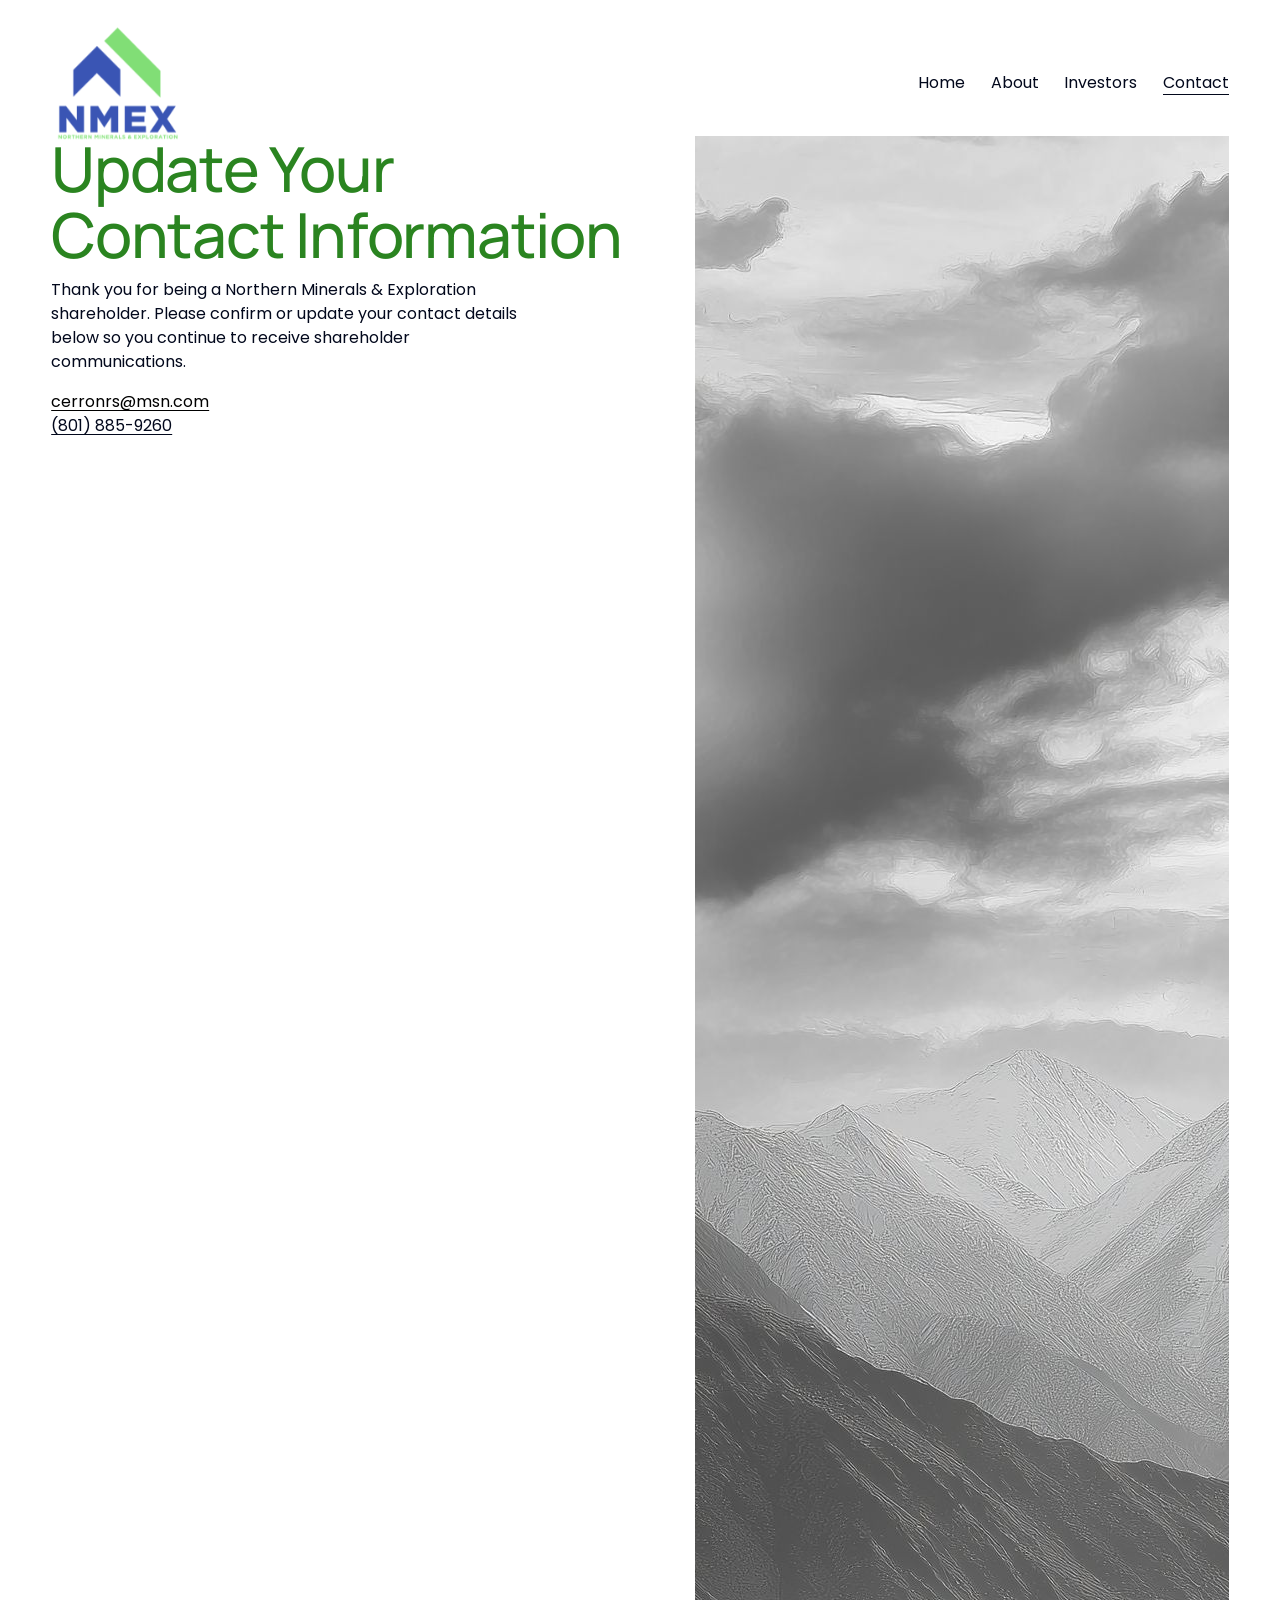
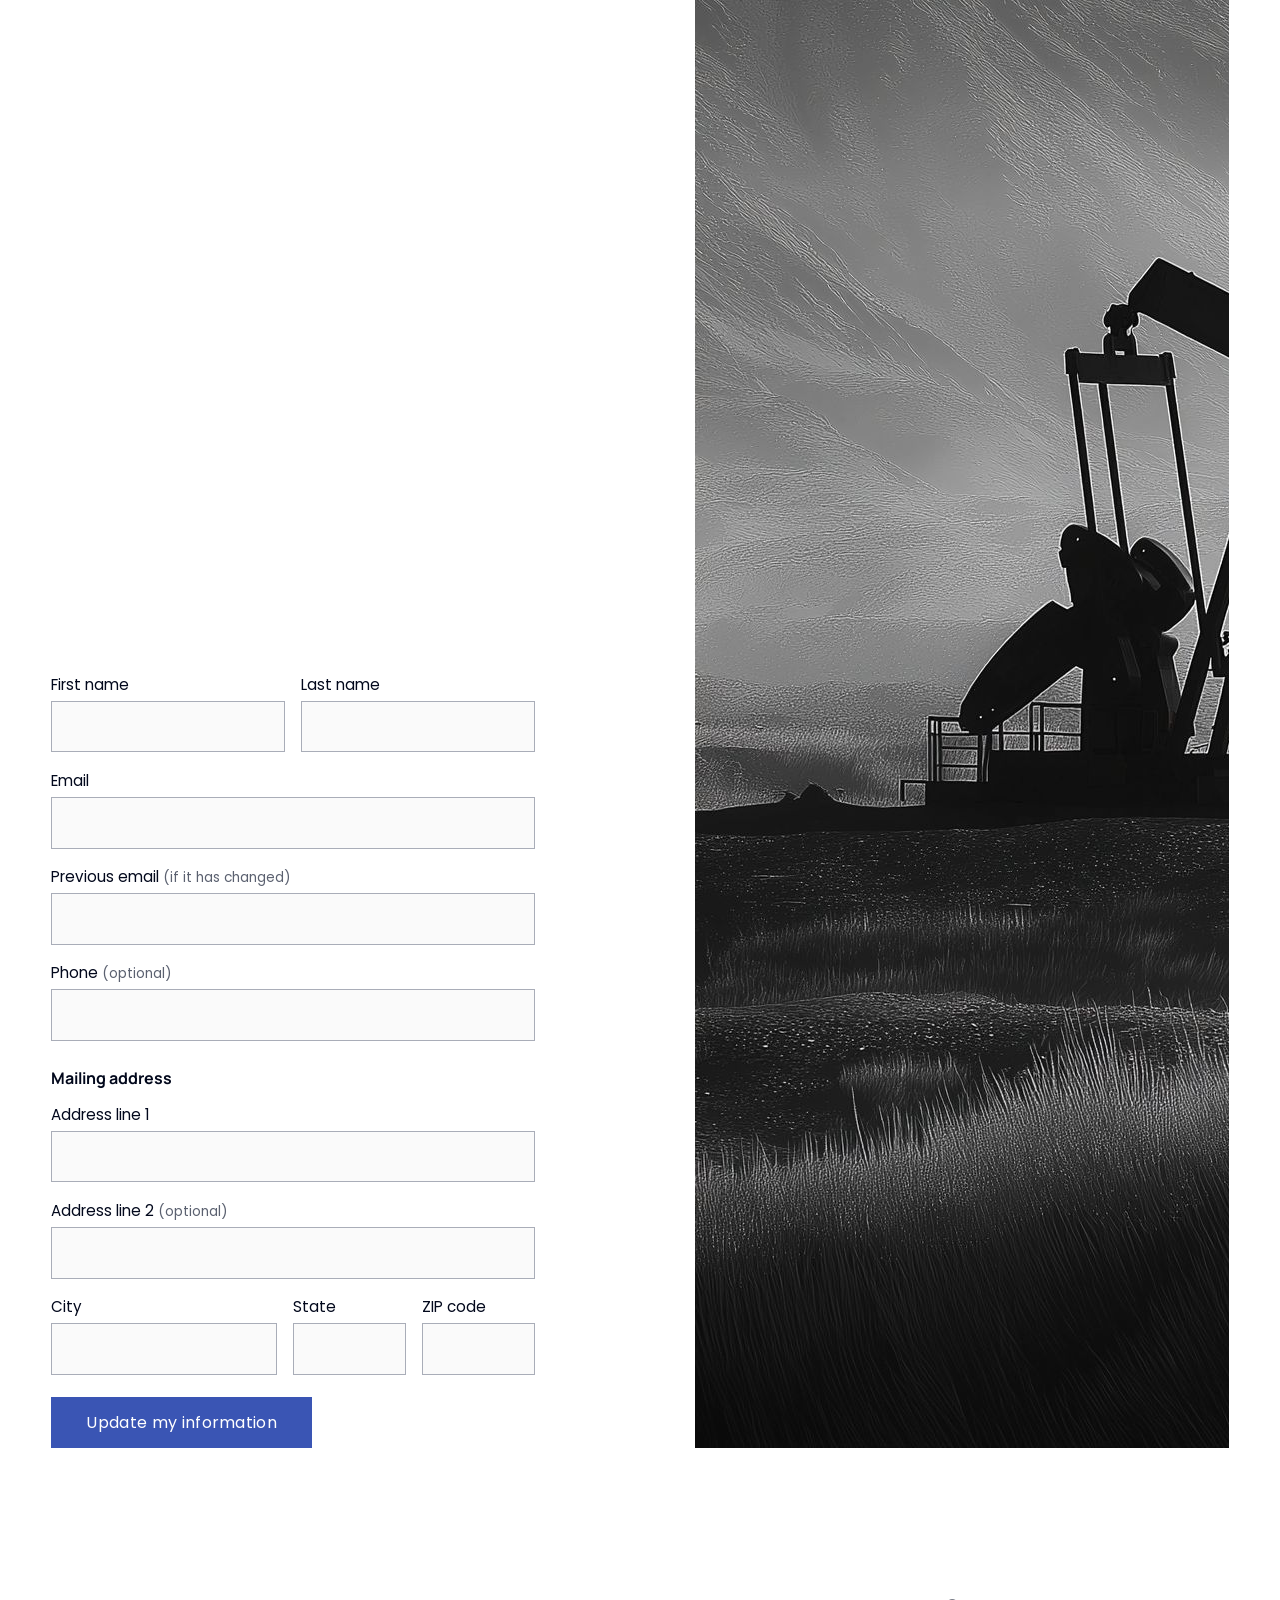
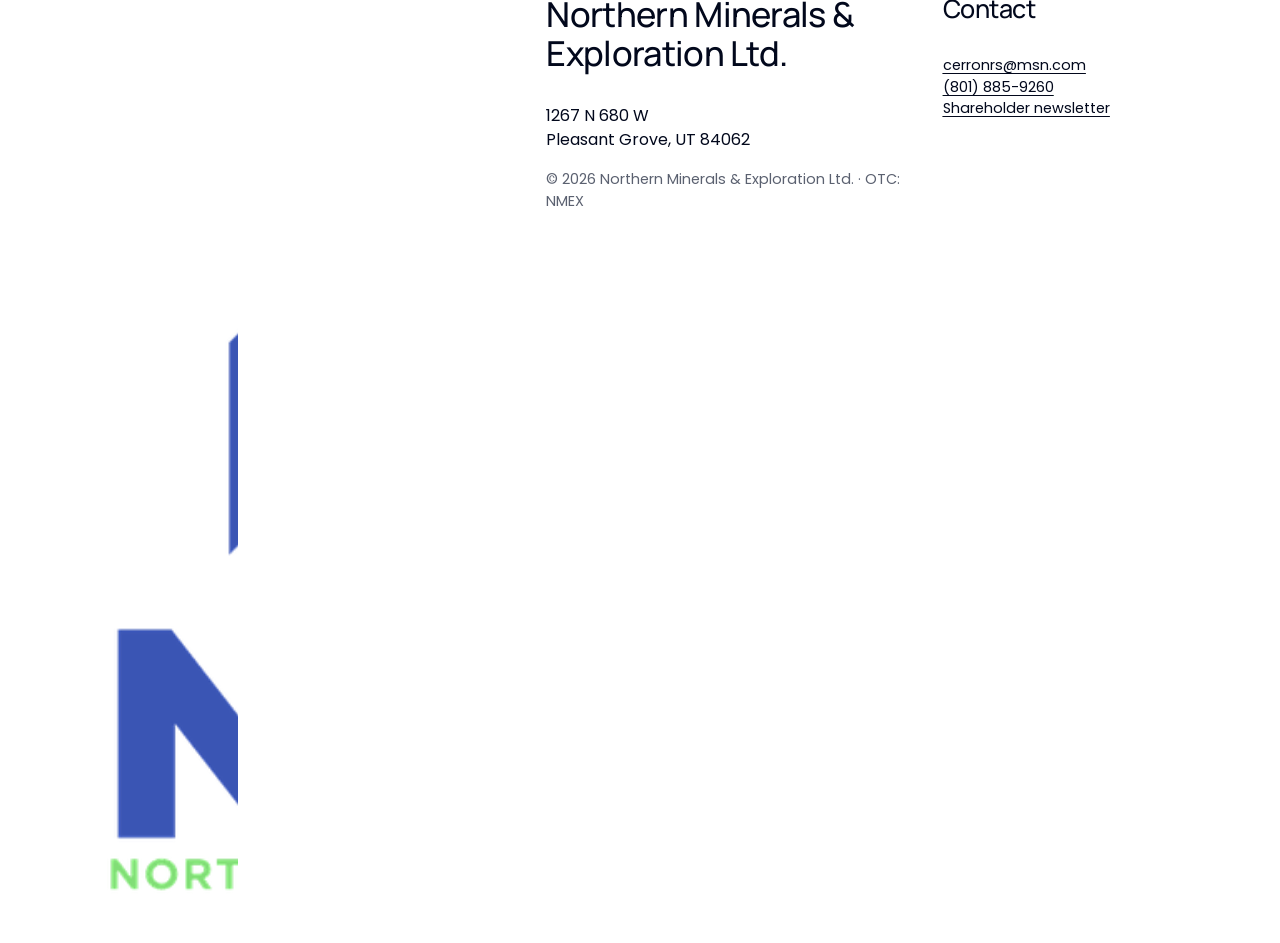
<file: u/0nakg41zuha6/index.html>
<!doctype html>
<html xmlns:og="http://opengraphprotocol.org/schema/" xmlns:fb="http://www.facebook.com/2008/fbml" lang="en-US"  >
  <head>
    <meta http-equiv="X-UA-Compatible" content="IE=edge,chrome=1">
    <meta name="viewport" content="width=device-width, initial-scale=1">
    <!-- This is Squarespace. --><!-- chicory-hyperboloid-29tn -->
<base href="">
<meta charset="utf-8" />
<title>Update Your Contact Information — Northern Minerals and Exploration</title>
<meta http-equiv="Accept-CH" content="Sec-CH-UA-Platform-Version, Sec-CH-UA-Model" /><link rel="icon" href="/favicon.ico" sizes="any"><link rel="icon" type="image/png" sizes="32x32" href="/assets/img/favicon-32.png"><link rel="icon" type="image/png" sizes="192x192" href="/assets/img/favicon-192.png"><link rel="apple-touch-icon" href="/assets/img/apple-touch-icon.png">
<link rel="canonical" href="https://nmex.ltd/u/0nakg41zuha6/"/>
<meta property="og:site_name" content="Northern Minerals and Exploration"/>
<meta property="og:title" content="Shareholder Newsletter &amp; Contact"/>
<meta name="twitter:image" content="https://nmex.ltd/assets/img/og-image.jpg"/>
<meta name="twitter:description" content="Subscribe to the NMEX shareholder newsletter. Reach Northern Minerals &amp; Exploration at cerronrs@msn.com or (801) 885-9260."/>
<meta itemprop="description" content="Subscribe to the NMEX shareholder newsletter. Reach Northern Minerals &amp; Exploration at cerronrs@msn.com or (801) 885-9260."/>
<meta itemprop="image" content="https://nmex.ltd/assets/img/og-image.jpg"/>
<meta itemprop="thumbnailUrl" content="https://nmex.ltd/assets/img/og-image.jpg"/>
<meta property="og:image:height" content="630"/>
<meta property="og:image:width" content="1200"/>
<meta property="og:image" content="https://nmex.ltd/assets/img/og-image.jpg"/>
<meta property="og:description" content="Subscribe to the NMEX shareholder newsletter. Reach Northern Minerals &amp; Exploration at cerronrs@msn.com or (801) 885-9260."/>
<meta property="og:url" content="https://nmex.ltd/u/0nakg41zuha6/"/>
<meta property="og:type" content="website"/>
<meta itemprop="name" content="Shareholder Newsletter &amp; Contact"/>
<meta itemprop="url" content="https://nmex.ltd/u/0nakg41zuha6/"/>
<meta name="twitter:title" content="Shareholder Newsletter &amp; Contact"/>
<meta name="twitter:url" content="https://nmex.ltd/u/0nakg41zuha6/"/>
<meta name="twitter:card" content="summary_large_image"/>
<meta name="description" content="Subscribe to the NMEX shareholder newsletter. Reach Northern Minerals &amp; Exploration at cerronrs@msn.com or (801) 885-9260." />
<!-- Performance hints (manually added, additive only): early-connect to Squarespace/Google CDNs + preload header logo -->
<link rel="preconnect" href="https://definitions.sqspcdn.com">
<link rel="preconnect" href="https://static1.squarespace.com">
<link rel="preconnect" href="https://fonts.googleapis.com">
<link rel="preconnect" href="https://assets.squarespace.com" crossorigin>
<link rel="dns-prefetch" href="https://definitions.sqspcdn.com">
<link rel="dns-prefetch" href="https://static1.squarespace.com">
<link rel="dns-prefetch" href="https://fonts.googleapis.com">
<link rel="dns-prefetch" href="https://assets.squarespace.com">
<link rel="preload" as="image" href="/assets/img/nmex-logo.png" fetchpriority="high">
<link rel="preconnect" href="https://fonts.gstatic.com" crossorigin>
<link rel="stylesheet" href="https://fonts.googleapis.com/css2?family=Manrope:ital,wght@0,500;0,700&family=Poppins:ital,wght@0,400;0,700;1,400;1,700"><script type="text/javascript" crossorigin="anonymous" defer="true" nomodule="nomodule" src="https://assets.squarespace.com/@sqs/polyfiller/1.6/legacy.js"></script>
<script type="text/javascript" crossorigin="anonymous" defer="true" src="https://assets.squarespace.com/@sqs/polyfiller/1.6/modern.js"></script>
<script data-name="static-context">Static = window.Static || {}; Static.SQUARESPACE_CONTEXT = {"betaFeatureFlags":["enable_modernized_pdp_m3_layout_ux","contacts_and_campaigns_redesign","commerce_product_payment_plan_editing","marketing_automations","campaigns_discount_section_in_blasts","enable_modernized_pdp_m3_fluid","campaigns_merch_state","campaigns_table_v2","scripts_defer","enable_form_submission_trigger","marketing_landing_page","campaigns_discount_section_in_automations","nested_categories","campaigns_thumbnail_layout","campaigns_new_image_layout_picker","new_stacked_index","member_areas_feature","modernized-pdp-m2-enabled","campaigns_import_discounts","i18n_beta_website_locales","output_template_css_assets","override_block_styles","supports_versioned_template_assets"],"facebookAppId":"314192535267336","facebookApiVersion":"v6.0","rollups":{"squarespace-announcement-bar":{"js":"//assets.squarespace.com/universal/scripts-compressed/announcement-bar-0d42d1862159c4e6-min.en-US.js"},"squarespace-audio-player":{"css":"//assets.squarespace.com/universal/styles-compressed/audio-player-b05f5197a871c566-min.en-US.css","js":"//assets.squarespace.com/universal/scripts-compressed/audio-player-5b804831f1e69672-min.en-US.js"},"squarespace-blog-collection-list":{"css":"//assets.squarespace.com/universal/styles-compressed/blog-collection-list-b4046463b72f34e2-min.en-US.css","js":"//assets.squarespace.com/universal/scripts-compressed/blog-collection-list-d5bd5d2a1524b858-min.en-US.js"},"squarespace-calendar-block-renderer":{"css":"//assets.squarespace.com/universal/styles-compressed/calendar-block-renderer-c3fef2a497c8e56b-min.en-US.css","js":"//assets.squarespace.com/universal/scripts-compressed/calendar-block-renderer-eb449d66ffd023be-min.en-US.js"},"squarespace-chartjs-helpers":{"css":"//assets.squarespace.com/universal/styles-compressed/chartjs-helpers-96b256171ee039c1-min.en-US.css","js":"//assets.squarespace.com/universal/scripts-compressed/chartjs-helpers-0f6610ea3f198027-min.en-US.js"},"squarespace-comments":{"css":"//assets.squarespace.com/universal/styles-compressed/comments-1909adba615d1267-min.en-US.css","js":"//assets.squarespace.com/universal/scripts-compressed/comments-22e133c4dc8842c4-min.en-US.js"},"squarespace-custom-css-popup":{"css":"//assets.squarespace.com/universal/styles-compressed/custom-css-popup-f387ac693a6f379a-min.en-US.css","js":"//assets.squarespace.com/universal/scripts-compressed/custom-css-popup-c462f0abc4c9779c-min.en-US.js"},"squarespace-dialog":{"css":"//assets.squarespace.com/universal/styles-compressed/dialog-86aacd645d83874c-min.en-US.css","js":"//assets.squarespace.com/universal/scripts-compressed/dialog-f53da749b97dee38-min.en-US.js"},"squarespace-events-collection":{"css":"//assets.squarespace.com/universal/styles-compressed/events-collection-c3fef2a497c8e56b-min.en-US.css","js":"//assets.squarespace.com/universal/scripts-compressed/events-collection-36e982b07d060c96-min.en-US.js"},"squarespace-form-rendering-utils":{"js":"//assets.squarespace.com/universal/scripts-compressed/form-rendering-utils-2034576bee2ca374-min.en-US.js"},"squarespace-forms":{"css":"//assets.squarespace.com/universal/styles-compressed/forms-0afd3c6ac30bbab1-min.en-US.css","js":"//assets.squarespace.com/universal/scripts-compressed/forms-93a072eb173475ab-min.en-US.js"},"squarespace-gallery-collection-list":{"css":"//assets.squarespace.com/universal/styles-compressed/gallery-collection-list-b4046463b72f34e2-min.en-US.css","js":"//assets.squarespace.com/universal/scripts-compressed/gallery-collection-list-9f7aecddb0723bd7-min.en-US.js"},"squarespace-image-zoom":{"css":"//assets.squarespace.com/universal/styles-compressed/image-zoom-b4046463b72f34e2-min.en-US.css","js":"//assets.squarespace.com/universal/scripts-compressed/image-zoom-52dbe9048953f4ac-min.en-US.js"},"squarespace-pinterest":{"css":"//assets.squarespace.com/universal/styles-compressed/pinterest-b4046463b72f34e2-min.en-US.css","js":"//assets.squarespace.com/universal/scripts-compressed/pinterest-62ef3cd44d2c3736-min.en-US.js"},"squarespace-popup-overlay":{"css":"//assets.squarespace.com/universal/styles-compressed/popup-overlay-b742b752f5880972-min.en-US.css","js":"//assets.squarespace.com/universal/scripts-compressed/popup-overlay-b63a4b86cd036d89-min.en-US.js"},"squarespace-product-quick-view":{"css":"//assets.squarespace.com/universal/styles-compressed/product-quick-view-0afd3c6ac30bbab1-min.en-US.css","js":"//assets.squarespace.com/universal/scripts-compressed/product-quick-view-e45ff32cd19a63a1-min.en-US.js"},"squarespace-products-collection-item-v2":{"css":"//assets.squarespace.com/universal/styles-compressed/products-collection-item-v2-b4046463b72f34e2-min.en-US.css","js":"//assets.squarespace.com/universal/scripts-compressed/products-collection-item-v2-c2ab0e31b1585540-min.en-US.js"},"squarespace-products-collection-list-v2":{"css":"//assets.squarespace.com/universal/styles-compressed/products-collection-list-v2-b4046463b72f34e2-min.en-US.css","js":"//assets.squarespace.com/universal/scripts-compressed/products-collection-list-v2-c476cb19fc080a16-min.en-US.js"},"squarespace-search-page":{"css":"//assets.squarespace.com/universal/styles-compressed/search-page-90a67fc09b9b32c6-min.en-US.css","js":"//assets.squarespace.com/universal/scripts-compressed/search-page-ceba448b3f1e31a7-min.en-US.js"},"squarespace-search-preview":{"js":"//assets.squarespace.com/universal/scripts-compressed/search-preview-5f4cebfd0bfdcca2-min.en-US.js"},"squarespace-simple-liking":{"css":"//assets.squarespace.com/universal/styles-compressed/simple-liking-701bf8bbc05ec6aa-min.en-US.css","js":"//assets.squarespace.com/universal/scripts-compressed/simple-liking-a5d16f553c1269c6-min.en-US.js"},"squarespace-social-buttons":{"css":"//assets.squarespace.com/universal/styles-compressed/social-buttons-95032e5fa98e47a5-min.en-US.css","js":"//assets.squarespace.com/universal/scripts-compressed/social-buttons-47746ee59e9cf20f-min.en-US.js"},"squarespace-tourdates":{"css":"//assets.squarespace.com/universal/styles-compressed/tourdates-b4046463b72f34e2-min.en-US.css","js":"//assets.squarespace.com/universal/scripts-compressed/tourdates-20b473f1d1e43c1d-min.en-US.js"},"squarespace-website-overlays-manager":{"css":"//assets.squarespace.com/universal/styles-compressed/website-overlays-manager-07ea5a4e004e6710-min.en-US.css","js":"//assets.squarespace.com/universal/scripts-compressed/website-overlays-manager-62ad7f8ae9b90855-min.en-US.js"}},"pageType":2,"website":{"id":"66ec58be18a2627b0cc441a0","captchaSettings":{"enabledForDonations":false},"cloneable":false,"contentModifiedOn":1726768631908,"formattingLocale":"en-US","fullSiteTitle":"Contact \u2014 Northern Minerals and Exploration","identifier":"chicory-hyperboloid-29tn","imageMetadataProcessingEnabled":false,"isHstsEnabled":true,"language":"en-US","location":{},"logoImageId":"66fdac9ecc205c594be2e46f","primaryDomain":"www.northernmineralsandexploration.com","screenshotId":"00bce755cc8744d9af414bc3bd02abe5088a3a8947c8690e238c19d76e3d2222","shareButtonOptions":{"7":true,"4":true,"1":true,"3":true,"8":true,"2":true,"6":true},"showOwnerLogin":false,"siteStatus":{},"siteTitle":"Northern Minerals and Exploration","sslSetting":3,"timeZone":"America/Chicago","translationLocale":"en-US","typekitId":"","websiteType":4,"hasBeenCloneable":false,"statsMigrated":false,"authenticUrl":"https://www.northernmineralsandexploration.com","baseUrl":"https://www.northernmineralsandexploration.com","internalUrl":"https://chicory-hyperboloid-29tn.squarespace.com","logoImageUrl":"//images.squarespace-cdn.com/content/v1/66ec58be18a2627b0cc441a0/7cdf3689-2d57-4c66-9e98-3f9cdcca025f/NMEX_Logo-1.png","machineTimeZoneOffset":-18000000,"timeZoneAbbr":"CDT","timeZoneOffset":-18000000},"websiteSettings":{"id":"66ec58be18a2627b0cc441a3","websiteId":"66ec58be18a2627b0cc441a0","subjects":[],"country":"US","state":"TX","simpleLikingEnabled":true,"mobileInfoBarSettings":{"isContactEmailEnabled":false,"isContactPhoneNumberEnabled":false,"isLocationEnabled":false,"isBusinessHoursEnabled":false},"announcementBarSettings":{},"commentLikesAllowed":true,"commentAnonAllowed":true,"commentThreaded":true,"commentApprovalRequired":false,"commentAvatarsOn":true,"commentSortType":2,"commentFlagThreshold":0,"commentFlagsAllowed":true,"commentEnableByDefault":true,"commentDisableAfterDaysDefault":0,"disqusShortname":"","commentsEnabled":false,"businessHours":{},"storeSettings":{"returnPolicy":null,"termsOfService":null,"privacyPolicy":null,"expressCheckout":false,"continueShoppingLinkUrl":"/","useLightCart":false,"showNoteField":false,"shippingCountryDefaultValue":"US","billToShippingDefaultValue":false,"showShippingPhoneNumber":true,"isShippingPhoneRequired":false,"showBillingPhoneNumber":true,"isBillingPhoneRequired":false,"currenciesSupported":["USD","CAD","GBP","AUD","EUR","CHF","NOK","SEK","DKK","NZD","SGD","MXN","HKD","CZK","ILS","MYR","RUB","PHP","PLN","THB","BRL","ARS","COP","IDR","INR","JPY","ZAR"],"defaultCurrency":"USD","selectedCurrency":"USD","measurementStandard":1,"showCustomCheckoutForm":false,"checkoutPageMarketingOptInEnabled":true,"enableMailingListOptInByDefault":false,"sameAsRetailLocation":false,"merchandisingSettings":{"scarcityEnabledOnProductItems":false,"scarcityEnabledOnProductBlocks":false,"scarcityMessageType":"DEFAULT_SCARCITY_MESSAGE","scarcityThreshold":10,"multipleQuantityAllowedForServices":true,"restockNotificationsEnabled":false,"restockNotificationsSuccessText":"","restockNotificationsMailingListSignUpEnabled":false,"relatedProductsEnabled":false,"relatedProductsOrdering":"random","soldOutVariantsDropdownDisabled":false,"productComposerOptedIn":false,"productComposerABTestOptedOut":false,"productReviewsEnabled":false},"minimumOrderSubtotalEnabled":false,"minimumOrderSubtotal":{"currency":"USD","value":"0.00"},"addToCartConfirmationType":2,"isLive":false,"multipleQuantityAllowedForServices":true},"useEscapeKeyToLogin":false,"ssBadgeType":1,"ssBadgePosition":4,"ssBadgeVisibility":1,"ssBadgeDevices":1,"pinterestOverlayOptions":{"mode":"disabled"},"userAccountsSettings":{"loginAllowed":true,"signupAllowed":true}},"cookieSettings":{"isCookieBannerEnabled":false,"isRestrictiveCookiePolicyEnabled":false,"cookieBannerText":"","cookieBannerTheme":"","cookieBannerVariant":"","cookieBannerPosition":"","cookieBannerCtaVariant":"","cookieBannerCtaText":"","cookieBannerAcceptType":"OPT_IN","cookieBannerOptOutCtaText":"","cookieBannerHasOptOut":false,"cookieBannerHasManageCookies":true,"cookieBannerManageCookiesLabel":"","cookieBannerSavedPreferencesText":"","cookieBannerSavedPreferencesLayout":"PILL"},"websiteCloneable":false,"collection":{"title":"Contact","id":"66ec59245e7dbf18fe099b1f","fullUrl":"/contact","type":10,"permissionType":1},"subscribed":false,"appDomain":"squarespace.com","templateTweakable":true,"tweakJSON":{"form-use-theme-colors":"true","header-logo-height":"115px","header-mobile-logo-max-height":"30px","header-vert-padding":"2vw","header-width":"Inset","maxPageWidth":"1400px","mobile-header-vert-padding":"6vw","pagePadding":"4vw","tweak-blog-alternating-side-by-side-image-aspect-ratio":"1:1 Square","tweak-blog-alternating-side-by-side-image-spacing":"6%","tweak-blog-alternating-side-by-side-meta-spacing":"20px","tweak-blog-alternating-side-by-side-primary-meta":"Categories","tweak-blog-alternating-side-by-side-read-more-spacing":"20px","tweak-blog-alternating-side-by-side-secondary-meta":"Date","tweak-blog-basic-grid-columns":"3","tweak-blog-basic-grid-image-aspect-ratio":"3:2 Standard","tweak-blog-basic-grid-image-spacing":"35px","tweak-blog-basic-grid-meta-spacing":"25px","tweak-blog-basic-grid-primary-meta":"Categories","tweak-blog-basic-grid-read-more-spacing":"20px","tweak-blog-basic-grid-secondary-meta":"Date","tweak-blog-item-custom-width":"50","tweak-blog-item-show-author-profile":"false","tweak-blog-item-width":"Medium","tweak-blog-masonry-columns":"2","tweak-blog-masonry-horizontal-spacing":"30px","tweak-blog-masonry-image-spacing":"20px","tweak-blog-masonry-meta-spacing":"20px","tweak-blog-masonry-primary-meta":"Categories","tweak-blog-masonry-read-more-spacing":"20px","tweak-blog-masonry-secondary-meta":"Date","tweak-blog-masonry-vertical-spacing":"30px","tweak-blog-side-by-side-image-aspect-ratio":"1:1 Square","tweak-blog-side-by-side-image-spacing":"6%","tweak-blog-side-by-side-meta-spacing":"20px","tweak-blog-side-by-side-primary-meta":"Categories","tweak-blog-side-by-side-read-more-spacing":"20px","tweak-blog-side-by-side-secondary-meta":"Date","tweak-blog-single-column-image-spacing":"50px","tweak-blog-single-column-meta-spacing":"30px","tweak-blog-single-column-primary-meta":"Categories","tweak-blog-single-column-read-more-spacing":"15px","tweak-blog-single-column-secondary-meta":"Date","tweak-events-stacked-show-thumbnails":"true","tweak-events-stacked-thumbnail-size":"3:2 Standard","tweak-fixed-header":"false","tweak-fixed-header-style":"Basic","tweak-global-animations-animation-curve":"ease","tweak-global-animations-animation-delay":"0.1s","tweak-global-animations-animation-duration":"0.1s","tweak-global-animations-animation-style":"fade","tweak-global-animations-animation-type":"none","tweak-global-animations-complexity-level":"detailed","tweak-global-animations-enabled":"false","tweak-portfolio-grid-basic-custom-height":"50","tweak-portfolio-grid-overlay-custom-height":"50","tweak-portfolio-hover-follow-acceleration":"10%","tweak-portfolio-hover-follow-animation-duration":"Fast","tweak-portfolio-hover-follow-animation-type":"Fade","tweak-portfolio-hover-follow-delimiter":"Bullet","tweak-portfolio-hover-follow-front":"false","tweak-portfolio-hover-follow-layout":"Inline","tweak-portfolio-hover-follow-size":"50","tweak-portfolio-hover-follow-text-spacing-x":"1.5","tweak-portfolio-hover-follow-text-spacing-y":"1.5","tweak-portfolio-hover-static-animation-duration":"Fast","tweak-portfolio-hover-static-animation-type":"Fade","tweak-portfolio-hover-static-delimiter":"Hyphen","tweak-portfolio-hover-static-front":"true","tweak-portfolio-hover-static-layout":"Inline","tweak-portfolio-hover-static-size":"50","tweak-portfolio-hover-static-text-spacing-x":"1.5","tweak-portfolio-hover-static-text-spacing-y":"1.5","tweak-portfolio-index-background-animation-duration":"Medium","tweak-portfolio-index-background-animation-type":"Fade","tweak-portfolio-index-background-custom-height":"50","tweak-portfolio-index-background-delimiter":"None","tweak-portfolio-index-background-height":"Large","tweak-portfolio-index-background-horizontal-alignment":"Center","tweak-portfolio-index-background-link-format":"Stacked","tweak-portfolio-index-background-persist":"false","tweak-portfolio-index-background-vertical-alignment":"Middle","tweak-portfolio-index-background-width":"Full","tweak-transparent-header":"true"},"templateId":"5c5a519771c10ba3470d8101","templateVersion":"7.1","pageFeatures":[1,2,4],"gmRenderKey":"QUl6YVN5Q0JUUk9xNkx1dkZfSUUxcjQ2LVQ0QWVUU1YtMGQ3bXk4","templateScriptsRootUrl":"https://static1.squarespace.com/static/vta/5c5a519771c10ba3470d8101/scripts/","impersonatedSession":false,"tzData":{"zones":[[-360,"US","C%sT",null]],"rules":{"US":[[1967,2006,null,"Oct","lastSun","2:00","0","S"],[1987,2006,null,"Apr","Sun>=1","2:00","1:00","D"],[2007,"max",null,"Mar","Sun>=8","2:00","1:00","D"],[2007,"max",null,"Nov","Sun>=1","2:00","0","S"]]}},"showAnnouncementBar":false,"recaptchaEnterpriseContext":{"recaptchaEnterpriseSiteKey":"6LdDFQwjAAAAAPigEvvPgEVbb7QBm-TkVJdDTlAv"},"i18nContext":{"timeZoneData":{"id":"America/Chicago","name":"Central Time"}},"env":"PRODUCTION","visitorFormContext":{"formFieldFormats":{"initialPhoneFormat":{"id":0,"type":"PHONE_NUMBER","country":"US","labelLocale":"en-US","fields":[{"type":"SEPARATOR","label":"(","identifier":"LeftParen","length":0,"required":false,"metadata":{}},{"type":"FIELD","label":"1","identifier":"1","length":3,"required":false,"metadata":{}},{"type":"SEPARATOR","label":")","identifier":"RightParen","length":0,"required":false,"metadata":{}},{"type":"SEPARATOR","label":" ","identifier":"Space","length":0,"required":false,"metadata":{}},{"type":"FIELD","label":"2","identifier":"2","length":3,"required":false,"metadata":{}},{"type":"SEPARATOR","label":"-","identifier":"Dash","length":0,"required":false,"metadata":{}},{"type":"FIELD","label":"3","identifier":"3","length":14,"required":false,"metadata":{}}]},"initialNameOrder":"GIVEN_FIRST","initialAddressFormat":{"id":0,"type":"ADDRESS","country":"US","labelLocale":"en","fields":[{"type":"FIELD","label":"Address Line 1","identifier":"Line1","length":0,"required":true,"metadata":{"autocomplete":"address-line1"}},{"type":"SEPARATOR","label":"\n","identifier":"Newline","length":0,"required":false,"metadata":{}},{"type":"FIELD","label":"Address Line 2","identifier":"Line2","length":0,"required":false,"metadata":{"autocomplete":"address-line2"}},{"type":"SEPARATOR","label":"\n","identifier":"Newline","length":0,"required":false,"metadata":{}},{"type":"FIELD","label":"City","identifier":"City","length":0,"required":true,"metadata":{"autocomplete":"address-level2"}},{"type":"SEPARATOR","label":",","identifier":"Comma","length":0,"required":false,"metadata":{}},{"type":"SEPARATOR","label":" ","identifier":"Space","length":0,"required":false,"metadata":{}},{"type":"FIELD","label":"State","identifier":"State","length":0,"required":true,"metadata":{"autocomplete":"address-level1"}},{"type":"SEPARATOR","label":" ","identifier":"Space","length":0,"required":false,"metadata":{}},{"type":"FIELD","label":"ZIP Code","identifier":"Zip","length":0,"required":true,"metadata":{"autocomplete":"postal-code"}}]},"countries":[{"name":"Afghanistan","code":"AF","phoneCode":"+93"},{"name":"\u00C5land Islands","code":"AX","phoneCode":"+358"},{"name":"Albania","code":"AL","phoneCode":"+355"},{"name":"Algeria","code":"DZ","phoneCode":"+213"},{"name":"American Samoa","code":"AS","phoneCode":"+1"},{"name":"Andorra","code":"AD","phoneCode":"+376"},{"name":"Angola","code":"AO","phoneCode":"+244"},{"name":"Anguilla","code":"AI","phoneCode":"+1"},{"name":"Antigua & Barbuda","code":"AG","phoneCode":"+1"},{"name":"Argentina","code":"AR","phoneCode":"+54"},{"name":"Armenia","code":"AM","phoneCode":"+374"},{"name":"Aruba","code":"AW","phoneCode":"+297"},{"name":"Ascension Island","code":"AC","phoneCode":"+247"},{"name":"Australia","code":"AU","phoneCode":"+61"},{"name":"Austria","code":"AT","phoneCode":"+43"},{"name":"Azerbaijan","code":"AZ","phoneCode":"+994"},{"name":"Bahamas","code":"BS","phoneCode":"+1"},{"name":"Bahrain","code":"BH","phoneCode":"+973"},{"name":"Bangladesh","code":"BD","phoneCode":"+880"},{"name":"Barbados","code":"BB","phoneCode":"+1"},{"name":"Belarus","code":"BY","phoneCode":"+375"},{"name":"Belgium","code":"BE","phoneCode":"+32"},{"name":"Belize","code":"BZ","phoneCode":"+501"},{"name":"Benin","code":"BJ","phoneCode":"+229"},{"name":"Bermuda","code":"BM","phoneCode":"+1"},{"name":"Bhutan","code":"BT","phoneCode":"+975"},{"name":"Bolivia","code":"BO","phoneCode":"+591"},{"name":"Bosnia & Herzegovina","code":"BA","phoneCode":"+387"},{"name":"Botswana","code":"BW","phoneCode":"+267"},{"name":"Brazil","code":"BR","phoneCode":"+55"},{"name":"British Indian Ocean Territory","code":"IO","phoneCode":"+246"},{"name":"British Virgin Islands","code":"VG","phoneCode":"+1"},{"name":"Brunei","code":"BN","phoneCode":"+673"},{"name":"Bulgaria","code":"BG","phoneCode":"+359"},{"name":"Burkina Faso","code":"BF","phoneCode":"+226"},{"name":"Burundi","code":"BI","phoneCode":"+257"},{"name":"Cambodia","code":"KH","phoneCode":"+855"},{"name":"Cameroon","code":"CM","phoneCode":"+237"},{"name":"Canada","code":"CA","phoneCode":"+1"},{"name":"Cape Verde","code":"CV","phoneCode":"+238"},{"name":"Caribbean Netherlands","code":"BQ","phoneCode":"+599"},{"name":"Cayman Islands","code":"KY","phoneCode":"+1"},{"name":"Central African Republic","code":"CF","phoneCode":"+236"},{"name":"Chad","code":"TD","phoneCode":"+235"},{"name":"Chile","code":"CL","phoneCode":"+56"},{"name":"China","code":"CN","phoneCode":"+86"},{"name":"Christmas Island","code":"CX","phoneCode":"+61"},{"name":"Cocos (Keeling) Islands","code":"CC","phoneCode":"+61"},{"name":"Colombia","code":"CO","phoneCode":"+57"},{"name":"Comoros","code":"KM","phoneCode":"+269"},{"name":"Congo - Brazzaville","code":"CG","phoneCode":"+242"},{"name":"Congo - Kinshasa","code":"CD","phoneCode":"+243"},{"name":"Cook Islands","code":"CK","phoneCode":"+682"},{"name":"Costa Rica","code":"CR","phoneCode":"+506"},{"name":"C\u00F4te d\u2019Ivoire","code":"CI","phoneCode":"+225"},{"name":"Croatia","code":"HR","phoneCode":"+385"},{"name":"Cuba","code":"CU","phoneCode":"+53"},{"name":"Cura\u00E7ao","code":"CW","phoneCode":"+599"},{"name":"Cyprus","code":"CY","phoneCode":"+357"},{"name":"Czechia","code":"CZ","phoneCode":"+420"},{"name":"Denmark","code":"DK","phoneCode":"+45"},{"name":"Djibouti","code":"DJ","phoneCode":"+253"},{"name":"Dominica","code":"DM","phoneCode":"+1"},{"name":"Dominican Republic","code":"DO","phoneCode":"+1"},{"name":"Ecuador","code":"EC","phoneCode":"+593"},{"name":"Egypt","code":"EG","phoneCode":"+20"},{"name":"El Salvador","code":"SV","phoneCode":"+503"},{"name":"Equatorial Guinea","code":"GQ","phoneCode":"+240"},{"name":"Eritrea","code":"ER","phoneCode":"+291"},{"name":"Estonia","code":"EE","phoneCode":"+372"},{"name":"Eswatini","code":"SZ","phoneCode":"+268"},{"name":"Ethiopia","code":"ET","phoneCode":"+251"},{"name":"Falkland Islands","code":"FK","phoneCode":"+500"},{"name":"Faroe Islands","code":"FO","phoneCode":"+298"},{"name":"Fiji","code":"FJ","phoneCode":"+679"},{"name":"Finland","code":"FI","phoneCode":"+358"},{"name":"France","code":"FR","phoneCode":"+33"},{"name":"French Guiana","code":"GF","phoneCode":"+594"},{"name":"French Polynesia","code":"PF","phoneCode":"+689"},{"name":"Gabon","code":"GA","phoneCode":"+241"},{"name":"Gambia","code":"GM","phoneCode":"+220"},{"name":"Georgia","code":"GE","phoneCode":"+995"},{"name":"Germany","code":"DE","phoneCode":"+49"},{"name":"Ghana","code":"GH","phoneCode":"+233"},{"name":"Gibraltar","code":"GI","phoneCode":"+350"},{"name":"Greece","code":"GR","phoneCode":"+30"},{"name":"Greenland","code":"GL","phoneCode":"+299"},{"name":"Grenada","code":"GD","phoneCode":"+1"},{"name":"Guadeloupe","code":"GP","phoneCode":"+590"},{"name":"Guam","code":"GU","phoneCode":"+1"},{"name":"Guatemala","code":"GT","phoneCode":"+502"},{"name":"Guernsey","code":"GG","phoneCode":"+44"},{"name":"Guinea","code":"GN","phoneCode":"+224"},{"name":"Guinea-Bissau","code":"GW","phoneCode":"+245"},{"name":"Guyana","code":"GY","phoneCode":"+592"},{"name":"Haiti","code":"HT","phoneCode":"+509"},{"name":"Honduras","code":"HN","phoneCode":"+504"},{"name":"Hong Kong SAR China","code":"HK","phoneCode":"+852"},{"name":"Hungary","code":"HU","phoneCode":"+36"},{"name":"Iceland","code":"IS","phoneCode":"+354"},{"name":"India","code":"IN","phoneCode":"+91"},{"name":"Indonesia","code":"ID","phoneCode":"+62"},{"name":"Iran","code":"IR","phoneCode":"+98"},{"name":"Iraq","code":"IQ","phoneCode":"+964"},{"name":"Ireland","code":"IE","phoneCode":"+353"},{"name":"Isle of Man","code":"IM","phoneCode":"+44"},{"name":"Israel","code":"IL","phoneCode":"+972"},{"name":"Italy","code":"IT","phoneCode":"+39"},{"name":"Jamaica","code":"JM","phoneCode":"+1"},{"name":"Japan","code":"JP","phoneCode":"+81"},{"name":"Jersey","code":"JE","phoneCode":"+44"},{"name":"Jordan","code":"JO","phoneCode":"+962"},{"name":"Kazakhstan","code":"KZ","phoneCode":"+7"},{"name":"Kenya","code":"KE","phoneCode":"+254"},{"name":"Kiribati","code":"KI","phoneCode":"+686"},{"name":"Kosovo","code":"XK","phoneCode":"+383"},{"name":"Kuwait","code":"KW","phoneCode":"+965"},{"name":"Kyrgyzstan","code":"KG","phoneCode":"+996"},{"name":"Laos","code":"LA","phoneCode":"+856"},{"name":"Latvia","code":"LV","phoneCode":"+371"},{"name":"Lebanon","code":"LB","phoneCode":"+961"},{"name":"Lesotho","code":"LS","phoneCode":"+266"},{"name":"Liberia","code":"LR","phoneCode":"+231"},{"name":"Libya","code":"LY","phoneCode":"+218"},{"name":"Liechtenstein","code":"LI","phoneCode":"+423"},{"name":"Lithuania","code":"LT","phoneCode":"+370"},{"name":"Luxembourg","code":"LU","phoneCode":"+352"},{"name":"Macao SAR China","code":"MO","phoneCode":"+853"},{"name":"Madagascar","code":"MG","phoneCode":"+261"},{"name":"Malawi","code":"MW","phoneCode":"+265"},{"name":"Malaysia","code":"MY","phoneCode":"+60"},{"name":"Maldives","code":"MV","phoneCode":"+960"},{"name":"Mali","code":"ML","phoneCode":"+223"},{"name":"Malta","code":"MT","phoneCode":"+356"},{"name":"Marshall Islands","code":"MH","phoneCode":"+692"},{"name":"Martinique","code":"MQ","phoneCode":"+596"},{"name":"Mauritania","code":"MR","phoneCode":"+222"},{"name":"Mauritius","code":"MU","phoneCode":"+230"},{"name":"Mayotte","code":"YT","phoneCode":"+262"},{"name":"Mexico","code":"MX","phoneCode":"+52"},{"name":"Micronesia","code":"FM","phoneCode":"+691"},{"name":"Moldova","code":"MD","phoneCode":"+373"},{"name":"Monaco","code":"MC","phoneCode":"+377"},{"name":"Mongolia","code":"MN","phoneCode":"+976"},{"name":"Montenegro","code":"ME","phoneCode":"+382"},{"name":"Montserrat","code":"MS","phoneCode":"+1"},{"name":"Morocco","code":"MA","phoneCode":"+212"},{"name":"Mozambique","code":"MZ","phoneCode":"+258"},{"name":"Myanmar (Burma)","code":"MM","phoneCode":"+95"},{"name":"Namibia","code":"NA","phoneCode":"+264"},{"name":"Nauru","code":"NR","phoneCode":"+674"},{"name":"Nepal","code":"NP","phoneCode":"+977"},{"name":"Netherlands","code":"NL","phoneCode":"+31"},{"name":"New Caledonia","code":"NC","phoneCode":"+687"},{"name":"New Zealand","code":"NZ","phoneCode":"+64"},{"name":"Nicaragua","code":"NI","phoneCode":"+505"},{"name":"Niger","code":"NE","phoneCode":"+227"},{"name":"Nigeria","code":"NG","phoneCode":"+234"},{"name":"Niue","code":"NU","phoneCode":"+683"},{"name":"Norfolk Island","code":"NF","phoneCode":"+672"},{"name":"Northern Mariana Islands","code":"MP","phoneCode":"+1"},{"name":"North Korea","code":"KP","phoneCode":"+850"},{"name":"North Macedonia","code":"MK","phoneCode":"+389"},{"name":"Norway","code":"NO","phoneCode":"+47"},{"name":"Oman","code":"OM","phoneCode":"+968"},{"name":"Pakistan","code":"PK","phoneCode":"+92"},{"name":"Palau","code":"PW","phoneCode":"+680"},{"name":"Palestinian Territories","code":"PS","phoneCode":"+970"},{"name":"Panama","code":"PA","phoneCode":"+507"},{"name":"Papua New Guinea","code":"PG","phoneCode":"+675"},{"name":"Paraguay","code":"PY","phoneCode":"+595"},{"name":"Peru","code":"PE","phoneCode":"+51"},{"name":"Philippines","code":"PH","phoneCode":"+63"},{"name":"Poland","code":"PL","phoneCode":"+48"},{"name":"Portugal","code":"PT","phoneCode":"+351"},{"name":"Puerto Rico","code":"PR","phoneCode":"+1"},{"name":"Qatar","code":"QA","phoneCode":"+974"},{"name":"R\u00E9union","code":"RE","phoneCode":"+262"},{"name":"Romania","code":"RO","phoneCode":"+40"},{"name":"Russia","code":"RU","phoneCode":"+7"},{"name":"Rwanda","code":"RW","phoneCode":"+250"},{"name":"Samoa","code":"WS","phoneCode":"+685"},{"name":"San Marino","code":"SM","phoneCode":"+378"},{"name":"S\u00E3o Tom\u00E9 & Pr\u00EDncipe","code":"ST","phoneCode":"+239"},{"name":"Saudi Arabia","code":"SA","phoneCode":"+966"},{"name":"Senegal","code":"SN","phoneCode":"+221"},{"name":"Serbia","code":"RS","phoneCode":"+381"},{"name":"Seychelles","code":"SC","phoneCode":"+248"},{"name":"Sierra Leone","code":"SL","phoneCode":"+232"},{"name":"Singapore","code":"SG","phoneCode":"+65"},{"name":"Sint Maarten","code":"SX","phoneCode":"+1"},{"name":"Slovakia","code":"SK","phoneCode":"+421"},{"name":"Slovenia","code":"SI","phoneCode":"+386"},{"name":"Solomon Islands","code":"SB","phoneCode":"+677"},{"name":"Somalia","code":"SO","phoneCode":"+252"},{"name":"South Africa","code":"ZA","phoneCode":"+27"},{"name":"South Korea","code":"KR","phoneCode":"+82"},{"name":"South Sudan","code":"SS","phoneCode":"+211"},{"name":"Spain","code":"ES","phoneCode":"+34"},{"name":"Sri Lanka","code":"LK","phoneCode":"+94"},{"name":"St. Barth\u00E9lemy","code":"BL","phoneCode":"+590"},{"name":"St. Helena","code":"SH","phoneCode":"+290"},{"name":"St. Kitts & Nevis","code":"KN","phoneCode":"+1"},{"name":"St. Lucia","code":"LC","phoneCode":"+1"},{"name":"St. Martin","code":"MF","phoneCode":"+590"},{"name":"St. Pierre & Miquelon","code":"PM","phoneCode":"+508"},{"name":"St. Vincent & Grenadines","code":"VC","phoneCode":"+1"},{"name":"Sudan","code":"SD","phoneCode":"+249"},{"name":"Suriname","code":"SR","phoneCode":"+597"},{"name":"Svalbard & Jan Mayen","code":"SJ","phoneCode":"+47"},{"name":"Sweden","code":"SE","phoneCode":"+46"},{"name":"Switzerland","code":"CH","phoneCode":"+41"},{"name":"Syria","code":"SY","phoneCode":"+963"},{"name":"Taiwan","code":"TW","phoneCode":"+886"},{"name":"Tajikistan","code":"TJ","phoneCode":"+992"},{"name":"Tanzania","code":"TZ","phoneCode":"+255"},{"name":"Thailand","code":"TH","phoneCode":"+66"},{"name":"Timor-Leste","code":"TL","phoneCode":"+670"},{"name":"Togo","code":"TG","phoneCode":"+228"},{"name":"Tokelau","code":"TK","phoneCode":"+690"},{"name":"Tonga","code":"TO","phoneCode":"+676"},{"name":"Trinidad & Tobago","code":"TT","phoneCode":"+1"},{"name":"Tristan da Cunha","code":"TA","phoneCode":"+290"},{"name":"Tunisia","code":"TN","phoneCode":"+216"},{"name":"T\u00FCrkiye","code":"TR","phoneCode":"+90"},{"name":"Turkmenistan","code":"TM","phoneCode":"+993"},{"name":"Turks & Caicos Islands","code":"TC","phoneCode":"+1"},{"name":"Tuvalu","code":"TV","phoneCode":"+688"},{"name":"U.S. Virgin Islands","code":"VI","phoneCode":"+1"},{"name":"Uganda","code":"UG","phoneCode":"+256"},{"name":"Ukraine","code":"UA","phoneCode":"+380"},{"name":"United Arab Emirates","code":"AE","phoneCode":"+971"},{"name":"United Kingdom","code":"GB","phoneCode":"+44"},{"name":"United States","code":"US","phoneCode":"+1"},{"name":"Uruguay","code":"UY","phoneCode":"+598"},{"name":"Uzbekistan","code":"UZ","phoneCode":"+998"},{"name":"Vanuatu","code":"VU","phoneCode":"+678"},{"name":"Vatican City","code":"VA","phoneCode":"+39"},{"name":"Venezuela","code":"VE","phoneCode":"+58"},{"name":"Vietnam","code":"VN","phoneCode":"+84"},{"name":"Wallis & Futuna","code":"WF","phoneCode":"+681"},{"name":"Western Sahara","code":"EH","phoneCode":"+212"},{"name":"Yemen","code":"YE","phoneCode":"+967"},{"name":"Zambia","code":"ZM","phoneCode":"+260"},{"name":"Zimbabwe","code":"ZW","phoneCode":"+263"}]},"localizedStrings":{"validation":{"noValidSelection":"A valid selection must be made.","invalidUrl":"Must be a valid URL.","stringTooLong":"Value should have a length no longer than {0}.","containsInvalidKey":"{0} contains an invalid key.","invalidTwitterUsername":"Must be a valid Twitter username.","valueOutsideRange":"Value must be in the range {0} to {1}.","invalidPassword":"Passwords should not contain whitespace.","missingRequiredSubfields":"{0} is missing required subfields: {1}","invalidCurrency":"Currency value should be formatted like 1234 or 123.99.","invalidMapSize":"Value should contain exactly {0} elements.","subfieldsRequired":"All fields in {0} are required.","formSubmissionFailed":"Form submission failed. Review the following information: {0}.","invalidCountryCode":"Country code should have an optional plus and up to 4 digits.","invalidDate":"This is not a real date.","required":"{0} is required.","invalidStringLength":"Value should be {0} characters long.","invalidEmail":"Email addresses should follow the format user@domain.com.","invalidListLength":"Value should be {0} elements long.","allEmpty":"Please fill out at least one form field.","missingRequiredQuestion":"Missing a required question.","invalidQuestion":"Contained an invalid question.","captchaFailure":"Captcha validation failed. Please try again.","stringTooShort":"Value should have a length of at least {0}.","invalid":"{0} is not valid.","formErrors":"Form Errors","containsInvalidValue":"{0} contains an invalid value.","invalidUnsignedNumber":"Numbers must contain only digits and no other characters.","invalidName":"Valid names contain only letters, numbers, spaces, ', or - characters."},"submit":"Submit","status":{"title":"{@} Block","learnMore":"Learn more"},"name":{"firstName":"First Name","lastName":"Last Name"},"lightbox":{"openForm":"Open Form"},"likert":{"agree":"Agree","stronglyDisagree":"Strongly Disagree","disagree":"Disagree","stronglyAgree":"Strongly Agree","neutral":"Neutral"},"time":{"am":"AM","second":"Second","pm":"PM","minute":"Minute","amPm":"AM/PM","hour":"Hour"},"notFound":"Form not found.","date":{"yyyy":"YYYY","year":"Year","mm":"MM","day":"Day","month":"Month","dd":"DD"},"phone":{"country":"Country","number":"Number","prefix":"Prefix","areaCode":"Area Code","line":"Line"},"submitError":"Unable to submit form. Please try again later.","address":{"stateProvince":"State/Province","country":"Country","zipPostalCode":"Zip/Postal Code","address2":"Address 2","address1":"Address 1","city":"City"},"email":{"signUp":"Sign up for news and updates"},"required":"(required)","invalidData":"Invalid form data."}}};</script><script type="text/javascript">SQUARESPACE_ROLLUPS = {};</script>
<script>(function(rollups, name) { if (!rollups[name]) { rollups[name] = {}; } rollups[name].js = ["//assets.squarespace.com/universal/scripts-compressed/visitor-site-error-reporter-fdfb276a20173335-min.en-US.js"]; })(SQUARESPACE_ROLLUPS, 'squarespace-visitor_site_error_reporter');</script>
<script crossorigin="anonymous" src="https://assets.squarespace.com/universal/scripts-compressed/visitor-site-error-reporter-fdfb276a20173335-min.en-US.js" defer ></script><script>(function(rollups, name) { if (!rollups[name]) { rollups[name] = {}; } rollups[name].js = ["//assets.squarespace.com/universal/scripts-compressed/extract-css-runtime-dc9e4d1b6788af2f-min.en-US.js"]; })(SQUARESPACE_ROLLUPS, 'squarespace-extract_css_runtime');</script>
<script crossorigin="anonymous" src="https://assets.squarespace.com/universal/scripts-compressed/extract-css-runtime-dc9e4d1b6788af2f-min.en-US.js" defer ></script><script>(function(rollups, name) { if (!rollups[name]) { rollups[name] = {}; } rollups[name].js = ["//assets.squarespace.com/universal/scripts-compressed/extract-css-moment-js-vendor-bdf89e58ccd909c7-min.en-US.js"]; })(SQUARESPACE_ROLLUPS, 'squarespace-extract_css_moment_js_vendor');</script>
<script crossorigin="anonymous" src="https://assets.squarespace.com/universal/scripts-compressed/extract-css-moment-js-vendor-bdf89e58ccd909c7-min.en-US.js" defer ></script><script>(function(rollups, name) { if (!rollups[name]) { rollups[name] = {}; } rollups[name].js = ["//assets.squarespace.com/universal/scripts-compressed/cldr-resource-pack-7809c22ce1c64b20-min.en-US.js"]; })(SQUARESPACE_ROLLUPS, 'squarespace-cldr_resource_pack');</script>
<script crossorigin="anonymous" src="https://assets.squarespace.com/universal/scripts-compressed/cldr-resource-pack-7809c22ce1c64b20-min.en-US.js" defer ></script><script>(function(rollups, name) { if (!rollups[name]) { rollups[name] = {}; } rollups[name].js = ["//assets.squarespace.com/universal/scripts-compressed/common-vendors-stable-219c33e5378d8300-min.en-US.js"]; })(SQUARESPACE_ROLLUPS, 'squarespace-common_vendors_stable');</script>
<script crossorigin="anonymous" src="https://assets.squarespace.com/universal/scripts-compressed/common-vendors-stable-219c33e5378d8300-min.en-US.js" defer ></script><script>(function(rollups, name) { if (!rollups[name]) { rollups[name] = {}; } rollups[name].js = ["//assets.squarespace.com/universal/scripts-compressed/common-vendors-f006011644dd19e2-min.en-US.js"]; })(SQUARESPACE_ROLLUPS, 'squarespace-common_vendors');</script>
<script crossorigin="anonymous" src="https://assets.squarespace.com/universal/scripts-compressed/common-vendors-f006011644dd19e2-min.en-US.js" defer ></script><script>(function(rollups, name) { if (!rollups[name]) { rollups[name] = {}; } rollups[name].js = ["//assets.squarespace.com/universal/scripts-compressed/common-fe44e424cf1b45ff-min.en-US.js"]; })(SQUARESPACE_ROLLUPS, 'squarespace-common');</script>
<script crossorigin="anonymous" src="https://assets.squarespace.com/universal/scripts-compressed/common-fe44e424cf1b45ff-min.en-US.js" defer ></script><script>(function(rollups, name) { if (!rollups[name]) { rollups[name] = {}; } rollups[name].js = ["//assets.squarespace.com/universal/scripts-compressed/user-account-core-cdcb7cd486d6c77e-min.en-US.js"]; })(SQUARESPACE_ROLLUPS, 'squarespace-user_account_core');</script>
<script crossorigin="anonymous" src="https://assets.squarespace.com/universal/scripts-compressed/user-account-core-cdcb7cd486d6c77e-min.en-US.js" defer ></script><script>(function(rollups, name) { if (!rollups[name]) { rollups[name] = {}; } rollups[name].css = ["//assets.squarespace.com/universal/styles-compressed/user-account-core-307d50f196c01a72-min.en-US.css"]; })(SQUARESPACE_ROLLUPS, 'squarespace-user_account_core');</script>
<link rel="stylesheet" type="text/css" href="https://assets.squarespace.com/universal/styles-compressed/user-account-core-307d50f196c01a72-min.en-US.css"><script>(function(rollups, name) { if (!rollups[name]) { rollups[name] = {}; } rollups[name].js = ["//assets.squarespace.com/universal/scripts-compressed/performance-ebdd8dedee2a8a9a-min.en-US.js"]; })(SQUARESPACE_ROLLUPS, 'squarespace-performance');</script>
<script crossorigin="anonymous" src="https://assets.squarespace.com/universal/scripts-compressed/performance-ebdd8dedee2a8a9a-min.en-US.js" defer ></script><link rel="stylesheet" type="text/css" href="https://definitions.sqspcdn.com/website-component-definition/static-assets/website.components.form/dc30ca1a-989b-4a53-bce3-0ecd70cab69b_845/website.components.form.styles.css"/><link rel="stylesheet" type="text/css" href="https://definitions.sqspcdn.com/website-component-definition/static-assets/website.components.html/3f13400f-4b87-40fd-a5b9-61abff229018_673/website.components.html.styles.css"/><link rel="stylesheet" type="text/css" href="https://definitions.sqspcdn.com/website-component-definition/static-assets/website.components.imageFluid/3b35a4d8-0e9e-4e83-ae5c-1bb41e2abaed_660/website.components.imageFluid.styles.css"/><script defer src="https://definitions.sqspcdn.com/website-component-definition/static-assets/website.components.imageFluid/3b35a4d8-0e9e-4e83-ae5c-1bb41e2abaed_660/website.components.imageFluid.visitor.js"></script><script defer src="https://definitions.sqspcdn.com/website-component-definition/static-assets/website.components.imageFluid/3b35a4d8-0e9e-4e83-ae5c-1bb41e2abaed_660/8018.js"></script><script defer src="https://definitions.sqspcdn.com/website-component-definition/static-assets/website.components.imageFluid/3b35a4d8-0e9e-4e83-ae5c-1bb41e2abaed_660/image-effect-liquid.js"></script><script defer src="https://definitions.sqspcdn.com/website-component-definition/static-assets/website.components.imageFluid/3b35a4d8-0e9e-4e83-ae5c-1bb41e2abaed_660/website.components.imageFluid.shared.constants.js"></script><script defer src="https://definitions.sqspcdn.com/website-component-definition/static-assets/website.components.imageFluid/3b35a4d8-0e9e-4e83-ae5c-1bb41e2abaed_660/image-effect-film-grain.js"></script><script defer src="https://definitions.sqspcdn.com/website-component-definition/static-assets/website.components.html/3f13400f-4b87-40fd-a5b9-61abff229018_673/website.components.html.visitor.js"></script><script defer src="https://definitions.sqspcdn.com/website-component-definition/static-assets/website.components.imageFluid/3b35a4d8-0e9e-4e83-ae5c-1bb41e2abaed_660/9882.js"></script><script defer src="https://definitions.sqspcdn.com/website-component-definition/static-assets/website.components.imageFluid/3b35a4d8-0e9e-4e83-ae5c-1bb41e2abaed_660/image-effect-refracted-circles.js"></script><script defer src="https://definitions.sqspcdn.com/website-component-definition/static-assets/website.components.imageFluid/3b35a4d8-0e9e-4e83-ae5c-1bb41e2abaed_660/image-effect-parallax.js"></script><script defer src="https://definitions.sqspcdn.com/website-component-definition/static-assets/website.components.imageFluid/3b35a4d8-0e9e-4e83-ae5c-1bb41e2abaed_660/748.js"></script><script defer src="https://definitions.sqspcdn.com/website-component-definition/static-assets/website.components.imageFluid/3b35a4d8-0e9e-4e83-ae5c-1bb41e2abaed_660/image-effect-refracted-lines.js"></script><script defer src="https://definitions.sqspcdn.com/website-component-definition/static-assets/website.components.form/dc30ca1a-989b-4a53-bce3-0ecd70cab69b_845/website.components.form.visitor.js"></script><script type="application/ld+json">{"url":"https://nmex.ltd","name":"Northern Minerals and Exploration","image":"https://nmex.ltd/assets/img/nmex-logo.png","@context":"http://schema.org","@type":"WebSite"}</script><script type="application/ld+json">{"@context":"https://schema.org","@type":"Organization","name":"Northern Minerals & Exploration Ltd.","alternateName":"NMEX","url":"https://nmex.ltd/","logo":"https://nmex.ltd/assets/img/nmex-logo.png","email":"cerronrs@msn.com","telephone":"+1-801-885-9260","address":{"@type":"PostalAddress","streetAddress":"1267 N 680 W","addressLocality":"Pleasant Grove","addressRegion":"UT","postalCode":"84062","addressCountry":"US"}}</script><link rel="stylesheet" type="text/css" href="/assets/squarespace/site.css"/><script>Static.COOKIE_BANNER_CAPABLE = true;</script>
<!-- End of Squarespace Headers -->
    
    
  <link rel="stylesheet" href="/assets/nmex.css">
<script src="/assets/nmex.js" defer></script>
<meta name="robots" content="noindex, nofollow">
<meta name="referrer" content="no-referrer">
</head>

  <body
    id="collection-66ec59245e7dbf18fe099b1f"
    class="
      tweak-blog-alternating-side-by-side-width-full tweak-blog-alternating-side-by-side-image-aspect-ratio-11-square tweak-blog-alternating-side-by-side-text-alignment-left tweak-blog-alternating-side-by-side-read-more-style-show tweak-blog-alternating-side-by-side-image-text-alignment-middle tweak-blog-alternating-side-by-side-delimiter-bullet tweak-blog-alternating-side-by-side-meta-position-top tweak-blog-alternating-side-by-side-primary-meta-categories tweak-blog-alternating-side-by-side-secondary-meta-date tweak-blog-alternating-side-by-side-excerpt-show image-block-poster-text-alignment-left image-block-card-content-position-center image-block-card-text-alignment-left image-block-overlap-content-position-center image-block-overlap-text-alignment-left image-block-collage-content-position-center image-block-collage-text-alignment-left image-block-stack-text-alignment-left form-use-theme-colors form-field-style-outline form-field-shape-pill form-field-border-all form-field-checkbox-type-icon form-field-checkbox-fill-outline form-field-checkbox-color-inverted form-field-checkbox-shape-rounded form-field-checkbox-layout-fit form-field-radio-type-icon form-field-radio-fill-outline form-field-radio-color-inverted form-field-radio-shape-rounded form-field-radio-layout-fit form-field-survey-fill-outline form-field-survey-color-inverted form-field-survey-shape-rounded form-field-hover-focus-outline form-submit-button-style-label  tweak-global-animations-complexity-level-detailed tweak-global-animations-animation-style-fade tweak-global-animations-animation-type-none tweak-global-animations-animation-curve-ease tweak-blog-masonry-width-full tweak-blog-masonry-text-alignment-left tweak-blog-masonry-primary-meta-categories tweak-blog-masonry-secondary-meta-date tweak-blog-masonry-meta-position-top tweak-blog-masonry-read-more-style-show tweak-blog-masonry-delimiter-space tweak-blog-masonry-image-placement-above tweak-blog-masonry-excerpt-show tweak-portfolio-grid-overlay-width-full tweak-portfolio-grid-overlay-height-large tweak-portfolio-grid-overlay-image-aspect-ratio-11-square tweak-portfolio-grid-overlay-text-placement-center tweak-portfolio-grid-overlay-show-text-after-hover tweak-blog-single-column-width-full tweak-blog-single-column-text-alignment-left tweak-blog-single-column-image-placement-above tweak-blog-single-column-delimiter-bullet tweak-blog-single-column-read-more-style-show tweak-blog-single-column-primary-meta-categories tweak-blog-single-column-secondary-meta-date tweak-blog-single-column-meta-position-top tweak-blog-single-column-content-full-post header-width-inset tweak-transparent-header  tweak-fixed-header-style-basic tweak-blog-item-width-medium tweak-blog-item-text-alignment-left tweak-blog-item-meta-position-below-title     tweak-blog-item-delimiter-bullet tweak-blog-side-by-side-width-full tweak-blog-side-by-side-image-placement-left tweak-blog-side-by-side-image-aspect-ratio-11-square tweak-blog-side-by-side-primary-meta-categories tweak-blog-side-by-side-secondary-meta-date tweak-blog-side-by-side-meta-position-top tweak-blog-side-by-side-text-alignment-left tweak-blog-side-by-side-image-text-alignment-middle tweak-blog-side-by-side-read-more-style-show tweak-blog-side-by-side-delimiter-bullet tweak-blog-side-by-side-excerpt-show primary-button-style-solid primary-button-shape-custom secondary-button-style-outline secondary-button-shape-custom tertiary-button-style-outline tertiary-button-shape-underline tweak-events-stacked-width-full tweak-events-stacked-height-large  tweak-events-stacked-show-thumbnails tweak-events-stacked-thumbnail-size-32-standard tweak-events-stacked-date-style-with-text tweak-events-stacked-show-time tweak-events-stacked-show-location  tweak-events-stacked-show-excerpt  tweak-blog-basic-grid-width-inset tweak-blog-basic-grid-image-aspect-ratio-32-standard tweak-blog-basic-grid-text-alignment-center tweak-blog-basic-grid-delimiter-bullet tweak-blog-basic-grid-image-placement-above tweak-blog-basic-grid-read-more-style-show tweak-blog-basic-grid-primary-meta-categories tweak-blog-basic-grid-secondary-meta-date tweak-blog-basic-grid-excerpt-show tweak-portfolio-grid-basic-width-full tweak-portfolio-grid-basic-height-large tweak-portfolio-grid-basic-image-aspect-ratio-11-square tweak-portfolio-grid-basic-text-alignment-left tweak-portfolio-grid-basic-hover-effect-fade header-overlay-alignment-center tweak-portfolio-index-background-link-format-stacked tweak-portfolio-index-background-width-full tweak-portfolio-index-background-height-large  tweak-portfolio-index-background-vertical-alignment-middle tweak-portfolio-index-background-horizontal-alignment-center tweak-portfolio-index-background-delimiter-none tweak-portfolio-index-background-animation-type-fade tweak-portfolio-index-background-animation-duration-medium tweak-portfolio-hover-follow-layout-inline  tweak-portfolio-hover-follow-delimiter-bullet tweak-portfolio-hover-follow-animation-type-fade tweak-portfolio-hover-follow-animation-duration-fast tweak-portfolio-hover-static-layout-inline tweak-portfolio-hover-static-front tweak-portfolio-hover-static-delimiter-hyphen tweak-portfolio-hover-static-animation-type-fade tweak-portfolio-hover-static-animation-duration-fast hide-opentable-icons opentable-style-dark tweak-product-quick-view-button-style-floating tweak-product-quick-view-button-position-bottom tweak-product-quick-view-lightbox-excerpt-display-truncate tweak-product-quick-view-lightbox-show-arrows tweak-product-quick-view-lightbox-show-close-button tweak-product-quick-view-lightbox-controls-weight-light native-currency-code-usd collection-66ec59245e7dbf18fe099b1f collection-type-page collection-layout-default mobile-style-available sqs-seven-one
      
        
          
        
      
    "
    tabindex="-1"
  >
    <div
      id="siteWrapper"
      class="clearfix site-wrapper"
    >
      
        
      

      












  <header
    data-test="header"
    id="header"
    
    class="
      
        
          light
        
      
      header theme-col--primary
    "
    data-section-theme="light"
    data-controller="Header"
    data-current-styles="{
                                                                                                                                                                                                                            &quot;layout&quot;: &quot;navRight&quot;,
                                                                                                                                                                                                                            &quot;action&quot;: {
                                                                                                                                                                                                                              &quot;href&quot;: &quot;/appointments&quot;,
                                                                                                                                                                                                                              &quot;buttonText&quot;: &quot;Book now&quot;,
                                                                                                                                                                                                                              &quot;newWindow&quot;: false
                                                                                                                                                                                                                            },
                                                                                                                                                                                                                            &quot;showSocial&quot;: false,
                                                                                                                                                                                                                            &quot;socialOptions&quot;: {
                                                                                                                                                                                                                              &quot;socialBorderShape&quot;: &quot;none&quot;,
                                                                                                                                                                                                                              &quot;socialBorderStyle&quot;: &quot;outline&quot;,
                                                                                                                                                                                                                              &quot;socialBorderThickness&quot;: {
                                                                                                                                                                                                                                &quot;unit&quot;: &quot;px&quot;,
                                                                                                                                                                                                                                &quot;value&quot;: 1.0
                                                                                                                                                                                                                              }
                                                                                                                                                                                                                            },
                                                                                                                                                                                                                            &quot;menuOverlayAnimation&quot;: &quot;fade&quot;,
                                                                                                                                                                                                                            &quot;cartStyle&quot;: &quot;text&quot;,
                                                                                                                                                                                                                            &quot;cartText&quot;: &quot;Cart&quot;,
                                                                                                                                                                                                                            &quot;showEmptyCartState&quot;: false,
                                                                                                                                                                                                                            &quot;cartOptions&quot;: {
                                                                                                                                                                                                                              &quot;iconType&quot;: &quot;stroke-9&quot;,
                                                                                                                                                                                                                              &quot;cartBorderShape&quot;: &quot;none&quot;,
                                                                                                                                                                                                                              &quot;cartBorderStyle&quot;: &quot;outline&quot;,
                                                                                                                                                                                                                              &quot;cartBorderThickness&quot;: {
                                                                                                                                                                                                                                &quot;unit&quot;: &quot;px&quot;,
                                                                                                                                                                                                                                &quot;value&quot;: 1.0
                                                                                                                                                                                                                              }
                                                                                                                                                                                                                            },
                                                                                                                                                                                                                            &quot;showButton&quot;: false,
                                                                                                                                                                                                                            &quot;showCart&quot;: false,
                                                                                                                                                                                                                            &quot;showAccountLogin&quot;: false,
                                                                                                                                                                                                                            &quot;headerStyle&quot;: &quot;dynamic&quot;,
                                                                                                                                                                                                                            &quot;languagePicker&quot;: {
                                                                                                                                                                                                                              &quot;enabled&quot;: false,
                                                                                                                                                                                                                              &quot;iconEnabled&quot;: false,
                                                                                                                                                                                                                              &quot;iconType&quot;: &quot;globe&quot;,
                                                                                                                                                                                                                              &quot;flagShape&quot;: &quot;shiny&quot;,
                                                                                                                                                                                                                              &quot;languageFlags&quot;: [ ]
                                                                                                                                                                                                                            },
                                                                                                                                                                                                                            &quot;iconOptions&quot;: {
                                                                                                                                                                                                                              &quot;desktopDropdownIconOptions&quot;: {
                                                                                                                                                                                                                                &quot;endcapType&quot;: &quot;square&quot;,
                                                                                                                                                                                                                                &quot;folderDropdownIcon&quot;: &quot;none&quot;,
                                                                                                                                                                                                                                &quot;languagePickerIcon&quot;: &quot;openArrowHead&quot;
                                                                                                                                                                                                                              },
                                                                                                                                                                                                                              &quot;mobileDropdownIconOptions&quot;: {
                                                                                                                                                                                                                                &quot;endcapType&quot;: &quot;square&quot;,
                                                                                                                                                                                                                                &quot;folderDropdownIcon&quot;: &quot;openArrowHead&quot;,
                                                                                                                                                                                                                                &quot;languagePickerIcon&quot;: &quot;openArrowHead&quot;
                                                                                                                                                                                                                              }
                                                                                                                                                                                                                            },
                                                                                                                                                                                                                            &quot;mobileOptions&quot;: {
                                                                                                                                                                                                                              &quot;layout&quot;: &quot;logoLeftNavRight&quot;,
                                                                                                                                                                                                                              &quot;menuIconOptions&quot;: {
                                                                                                                                                                                                                                &quot;style&quot;: &quot;doubleLineHamburger&quot;,
                                                                                                                                                                                                                                &quot;thickness&quot;: {
                                                                                                                                                                                                                                  &quot;unit&quot;: &quot;px&quot;,
                                                                                                                                                                                                                                  &quot;value&quot;: 1.0
                                                                                                                                                                                                                                }
                                                                                                                                                                                                                              }
                                                                                                                                                                                                                            },
                                                                                                                                                                                                                            &quot;solidOptions&quot;: {
                                                                                                                                                                                                                              &quot;headerOpacity&quot;: {
                                                                                                                                                                                                                                &quot;unit&quot;: &quot;%&quot;,
                                                                                                                                                                                                                                &quot;value&quot;: 100.0
                                                                                                                                                                                                                              },
                                                                                                                                                                                                                              &quot;blurBackground&quot;: {
                                                                                                                                                                                                                                &quot;enabled&quot;: false,
                                                                                                                                                                                                                                &quot;blurRadius&quot;: {
                                                                                                                                                                                                                                  &quot;unit&quot;: &quot;px&quot;,
                                                                                                                                                                                                                                  &quot;value&quot;: 12.0
                                                                                                                                                                                                                                }
                                                                                                                                                                                                                              }
                                                                                                                                                                                                                            },
                                                                                                                                                                                                                            &quot;gradientOptions&quot;: {
                                                                                                                                                                                                                              &quot;gradientType&quot;: &quot;faded&quot;,
                                                                                                                                                                                                                              &quot;headerOpacity&quot;: {
                                                                                                                                                                                                                                &quot;unit&quot;: &quot;%&quot;,
                                                                                                                                                                                                                                &quot;value&quot;: 90.0
                                                                                                                                                                                                                              },
                                                                                                                                                                                                                              &quot;blurBackground&quot;: {
                                                                                                                                                                                                                                &quot;enabled&quot;: false,
                                                                                                                                                                                                                                &quot;blurRadius&quot;: {
                                                                                                                                                                                                                                  &quot;unit&quot;: &quot;px&quot;,
                                                                                                                                                                                                                                  &quot;value&quot;: 12.0
                                                                                                                                                                                                                                }
                                                                                                                                                                                                                              }
                                                                                                                                                                                                                            },
                                                                                                                                                                                                                            &quot;dropShadowOptions&quot;: {
                                                                                                                                                                                                                              &quot;enabled&quot;: false,
                                                                                                                                                                                                                              &quot;blur&quot;: {
                                                                                                                                                                                                                                &quot;unit&quot;: &quot;px&quot;,
                                                                                                                                                                                                                                &quot;value&quot;: 12.0
                                                                                                                                                                                                                              },
                                                                                                                                                                                                                              &quot;spread&quot;: {
                                                                                                                                                                                                                                &quot;unit&quot;: &quot;px&quot;,
                                                                                                                                                                                                                                &quot;value&quot;: 0.0
                                                                                                                                                                                                                              },
                                                                                                                                                                                                                              &quot;distance&quot;: {
                                                                                                                                                                                                                                &quot;unit&quot;: &quot;px&quot;,
                                                                                                                                                                                                                                &quot;value&quot;: 12.0
                                                                                                                                                                                                                              }
                                                                                                                                                                                                                            },
                                                                                                                                                                                                                            &quot;borderOptions&quot;: {
                                                                                                                                                                                                                              &quot;enabled&quot;: false,
                                                                                                                                                                                                                              &quot;position&quot;: &quot;allSides&quot;,
                                                                                                                                                                                                                              &quot;thickness&quot;: {
                                                                                                                                                                                                                                &quot;unit&quot;: &quot;px&quot;,
                                                                                                                                                                                                                                &quot;value&quot;: 4.0
                                                                                                                                                                                                                              }
                                                                                                                                                                                                                            },
                                                                                                                                                                                                                            &quot;showPromotedElement&quot;: false,
                                                                                                                                                                                                                            &quot;buttonVariant&quot;: &quot;primary&quot;,
                                                                                                                                                                                                                            &quot;blurBackground&quot;: {
                                                                                                                                                                                                                              &quot;enabled&quot;: false,
                                                                                                                                                                                                                              &quot;blurRadius&quot;: {
                                                                                                                                                                                                                                &quot;unit&quot;: &quot;px&quot;,
                                                                                                                                                                                                                                &quot;value&quot;: 12.0
                                                                                                                                                                                                                              }
                                                                                                                                                                                                                            },
                                                                                                                                                                                                                            &quot;headerOpacity&quot;: {
                                                                                                                                                                                                                              &quot;unit&quot;: &quot;%&quot;,
                                                                                                                                                                                                                              &quot;value&quot;: 100.0
                                                                                                                                                                                                                            }
                                                                                                                                                                                                                          }"
    data-section-id="header"
    data-header-style="dynamic"
    data-language-picker="{
                                                                                                                                                                                                                            &quot;enabled&quot;: false,
                                                                                                                                                                                                                            &quot;iconEnabled&quot;: false,
                                                                                                                                                                                                                            &quot;iconType&quot;: &quot;globe&quot;,
                                                                                                                                                                                                                            &quot;flagShape&quot;: &quot;shiny&quot;,
                                                                                                                                                                                                                            &quot;languageFlags&quot;: [ ]
                                                                                                                                                                                                                          }"
    data-native-multilingual=""
    
    data-first-focusable-element
    tabindex="-1"
    style="
      
      
      
      
      
      
    "
  >
    <svg  style="display:none" viewBox="0 0 22 22" xmlns="http://www.w3.org/2000/svg">
  <symbol id="circle" >
    <path d="M11.5 17C14.5376 17 17 14.5376 17 11.5C17 8.46243 14.5376 6 11.5 6C8.46243 6 6 8.46243 6 11.5C6 14.5376 8.46243 17 11.5 17Z" fill="none" />
  </symbol>

  <symbol id="circleFilled" >
    <path d="M11.5 17C14.5376 17 17 14.5376 17 11.5C17 8.46243 14.5376 6 11.5 6C8.46243 6 6 8.46243 6 11.5C6 14.5376 8.46243 17 11.5 17Z" />
  </symbol>

  <symbol id="dash" >
    <path d="M11 11H19H3" />
  </symbol>

  <symbol id="squareFilled" >
    <rect x="6" y="6" width="11" height="11" />
  </symbol>

  <symbol id="square" >
    <rect x="7" y="7" width="9" height="9" fill="none" stroke="inherit" />
  </symbol>
  
  <symbol id="plus" >
    <path d="M11 3V19" />
    <path d="M19 11L3 11"/>
  </symbol>
  
  <symbol id="closedArrow" >
    <path d="M11 11V2M11 18.1797L17 11.1477L5 11.1477L11 18.1797Z" fill="none" />
  </symbol>
  
  <symbol id="closedArrowFilled" >
    <path d="M11 11L11 2" stroke="inherit" fill="none"  />
    <path fill-rule="evenodd" clip-rule="evenodd" d="M2.74695 9.38428L19.038 9.38428L10.8925 19.0846L2.74695 9.38428Z" stroke-width="1" />
  </symbol>
  
  <symbol id="closedArrowHead" viewBox="0 0 22 22"  xmlns="http://www.w3.org/2000/symbol">
    <path d="M18 7L11 15L4 7L18 7Z" fill="none" stroke="inherit" />
  </symbol>
  
  
  <symbol id="closedArrowHeadFilled" viewBox="0 0 22 22"  xmlns="http://www.w3.org/2000/symbol">
    <path d="M18.875 6.5L11 15.5L3.125 6.5L18.875 6.5Z" />
  </symbol>
  
  <symbol id="openArrow" >
    <path d="M11 18.3591L11 3" stroke="inherit" fill="none"  />
    <path d="M18 11.5L11 18.5L4 11.5" stroke="inherit" fill="none"  />
  </symbol>
  
  <symbol id="openArrowHead" >
    <path d="M18 7L11 14L4 7" fill="none" />
  </symbol>

  <symbol id="pinchedArrow" >
    <path d="M11 17.3591L11 2" fill="none" />
    <path d="M2 11C5.85455 12.2308 8.81818 14.9038 11 18C13.1818 14.8269 16.1455 12.1538 20 11" fill="none" />
  </symbol>

  <symbol id="pinchedArrowFilled" >
    <path d="M11.05 10.4894C7.04096 8.73759 1.05005 8 1.05005 8C6.20459 11.3191 9.41368 14.1773 11.05 21C12.6864 14.0851 15.8955 11.227 21.05 8C21.05 8 15.0591 8.73759 11.05 10.4894Z" stroke-width="1"/>
    <path d="M11 11L11 1" fill="none"/>
  </symbol>

  <symbol id="pinchedArrowHead" >
    <path d="M2 7.24091C5.85455 8.40454 8.81818 10.9318 11 13.8591C13.1818 10.8591 16.1455 8.33181 20 7.24091"  fill="none" />
  </symbol>
  
  <symbol id="pinchedArrowHeadFilled" >
    <path d="M11.05 7.1591C7.04096 5.60456 1.05005 4.95001 1.05005 4.95001C6.20459 7.89547 9.41368 10.4318 11.05 16.4864C12.6864 10.35 15.8955 7.81365 21.05 4.95001C21.05 4.95001 15.0591 5.60456 11.05 7.1591Z" />
  </symbol>

</svg>
    
<div class="sqs-announcement-bar-dropzone"></div>

    <div class="header-announcement-bar-wrapper">
      
      <a
        href="/contact.html#page"
        class="header-skip-link sqs-button-element--primary"
      >
        Skip to Content
      </a>
      


<style>
    @supports (-webkit-backdrop-filter: none) or (backdrop-filter: none) {
        .header-blur-background {
            
            
        }
    }
</style>
      <div
        class="header-border"
        data-header-style="dynamic"
        data-header-border="false"
        data-test="header-border"
        style="




"
      ></div>
      <div
        class="header-dropshadow"
        data-header-style="dynamic"
        data-header-dropshadow="false"
        data-test="header-dropshadow"
        style=""
      ></div>
      
      

      <div class='header-inner container--fluid
        
        
        
         header-mobile-layout-logo-left-nav-right
        
        
        
        
        
        
         header-layout-nav-right
        
        
        
        
        
        
        
        
        '
        data-test="header-inner"
        >
        <!-- Background -->
        <div class="header-background theme-bg--primary"></div>

        <div class="header-display-desktop" data-content-field="site-title">
          

          

          

          

          

          
          
            
            <!-- Social -->
            
          
            
            <!-- Title and nav wrapper -->
            <div class="header-title-nav-wrapper">
              

              

              
                
                <!-- Title -->
                
                  <div
                    class="
                      header-title
                      
                    "
                    data-animation-role="header-element"
                  >
                    
                      <div class="header-title-logo">
                        <a href="/index.html" data-animation-role="header-element">
                        
<img alt="Northern Minerals &amp; Exploration (NMEX)" elementtiming="nbf-header-logo-desktop" src="/assets/img/nmex-logo.png" style="display:block" fetchpriority="high" loading="eager" decoding="async" data-loader="raw">

                        </a>
                      </div>

                    
                    
                  </div>
                
              
                
                <!-- Nav -->
                <div class="header-nav">
                  <div class="header-nav-wrapper">
                    <nav class="header-nav-list">
                      


  
    <div class="header-nav-item header-nav-item--collection header-nav-item--homepage">
      <a
        href="/index.html"
        data-animation-role="header-element"
        
      >
        Home
      </a>
    </div>
  
  
  


  
    <div class="header-nav-item header-nav-item--collection">
      <a
        href="/about.html"
        data-animation-role="header-element"
        
      >
        About
      </a>
    </div>
  
  
  


  
    <div class="header-nav-item header-nav-item--folder">
      <button
        class="header-nav-folder-title"
        data-href="/investors-1"
        data-animation-role="header-element"
        aria-expanded="false"
        aria-controls="investors"
        
      >
      <span class="header-nav-folder-title-text">
        Investors
      </span>
      </button>
      <div class="header-nav-folder-content" id="investors">
        
          
            <div class="header-nav-folder-item">
              <a
                href="/investors-1.html"
                
              >
                <span class="header-nav-folder-item-content">
                  Investors
                </span>
              </a>
            </div>
          
          
        
          
          
            <div class="header-nav-folder-item header-nav-folder-item--external">
              <a href="https://www.otcmarkets.com/stock/NMEX/overview"  target="_blank" >OTC Markets</a>
            </div>
          
        
          
          
            <div class="header-nav-folder-item header-nav-folder-item--external">
              <a href="https://www.otcmarkets.com/stock/NMEX/financials"  target="_blank" >Financials</a>
            </div>
          
        
          
          
            <div class="header-nav-folder-item header-nav-folder-item--external">
              <a href="https://www.sec.gov/cgi-bin/browse-edgar?action=getcompany&CIK=1415744&type=8-K&dateb=&owner=exclude&count=100"  target="_blank" >8-K Filings</a>
            </div>
          
        
          
          
            <div class="header-nav-folder-item header-nav-folder-item--external">
              <a href="https://www.sec.gov/cgi-bin/browse-edgar?action=getcompany&CIK=1415744&type=10-Q&dateb=&owner=exclude&count=100"  target="_blank" >10-Q Filings</a>
            </div>
          
        
      </div>
    </div>
  
  


  
    <div class="header-nav-item header-nav-item--collection header-nav-item--active">
      <a
        href="/contact.html"
        data-animation-role="header-element"
        
          aria-current="page"
        
      >
        Contact
      </a>
    </div>
  
  
  



                    </nav>
                  </div>
                </div>
              
              
            </div>
          
            
            <!-- Actions -->
            <div class="header-actions header-actions--right">
              
                
              
              

              

            
            

              
              <div class="showOnMobile">
                
              </div>

              
              <div class="showOnDesktop">
                
              </div>

              
            </div>
          
            


<style>
  .top-bun, 
  .patty, 
  .bottom-bun {
    height: 1px;
  }
</style>

<!-- Burger -->
<div class="header-burger

  menu-overlay-does-not-have-visible-non-navigation-items


  
  no-actions
  
" data-animation-role="header-element">
  <button class="header-burger-btn burger" data-test="header-burger">
    <span hidden class="js-header-burger-open-title visually-hidden">Open Menu</span>
    <span hidden class="js-header-burger-close-title visually-hidden">Close Menu</span>
    <div class="burger-box">
      <div class="burger-inner header-menu-icon-doubleLineHamburger">
        <div class="top-bun"></div>
        <div class="patty"></div>
        <div class="bottom-bun"></div>
      </div>
    </div>
  </button>
</div>

          

        </div>
        <div class="header-display-mobile" data-content-field="site-title">
          
            
            <!-- Social -->
            
          
            
            <!-- Title and nav wrapper -->
            <div class="header-title-nav-wrapper">
              

              

              
                
                <!-- Title -->
                
                  <div
                    class="
                      header-title
                      
                    "
                    data-animation-role="header-element"
                  >
                    
                      <div class="header-title-logo">
                        <a href="/index.html" data-animation-role="header-element">
                        
<img alt="Northern Minerals &amp; Exploration (NMEX)" elementtiming="nbf-header-logo-desktop" src="/assets/img/nmex-logo.png" style="display:block" fetchpriority="high" loading="eager" decoding="async" data-loader="raw">

                        </a>
                      </div>

                    
                    
                  </div>
                
              
                
                <!-- Nav -->
                <div class="header-nav">
                  <div class="header-nav-wrapper">
                    <nav class="header-nav-list">
                      


  
    <div class="header-nav-item header-nav-item--collection header-nav-item--homepage">
      <a
        href="/index.html"
        data-animation-role="header-element"
        
      >
        Home
      </a>
    </div>
  
  
  


  
    <div class="header-nav-item header-nav-item--collection">
      <a
        href="/about.html"
        data-animation-role="header-element"
        
      >
        About
      </a>
    </div>
  
  
  


  
    <div class="header-nav-item header-nav-item--folder">
      <button
        class="header-nav-folder-title"
        data-href="/investors-1"
        data-animation-role="header-element"
        aria-expanded="false"
        aria-controls="investors"
        
      >
      <span class="header-nav-folder-title-text">
        Investors
      </span>
      </button>
      <div class="header-nav-folder-content" id="investors">
        
          
            <div class="header-nav-folder-item">
              <a
                href="/investors-1.html"
                
              >
                <span class="header-nav-folder-item-content">
                  Investors
                </span>
              </a>
            </div>
          
          
        
          
          
            <div class="header-nav-folder-item header-nav-folder-item--external">
              <a href="https://www.otcmarkets.com/stock/NMEX/overview"  target="_blank" >OTC Markets</a>
            </div>
          
        
          
          
            <div class="header-nav-folder-item header-nav-folder-item--external">
              <a href="https://www.otcmarkets.com/stock/NMEX/financials"  target="_blank" >Financials</a>
            </div>
          
        
          
          
            <div class="header-nav-folder-item header-nav-folder-item--external">
              <a href="https://www.sec.gov/cgi-bin/browse-edgar?action=getcompany&CIK=1415744&type=8-K&dateb=&owner=exclude&count=100"  target="_blank" >8-K Filings</a>
            </div>
          
        
          
          
            <div class="header-nav-folder-item header-nav-folder-item--external">
              <a href="https://www.sec.gov/cgi-bin/browse-edgar?action=getcompany&CIK=1415744&type=10-Q&dateb=&owner=exclude&count=100"  target="_blank" >10-Q Filings</a>
            </div>
          
        
      </div>
    </div>
  
  


  
    <div class="header-nav-item header-nav-item--collection header-nav-item--active">
      <a
        href="/contact.html"
        data-animation-role="header-element"
        
          aria-current="page"
        
      >
        Contact
      </a>
    </div>
  
  
  



                    </nav>
                  </div>
                </div>
              
              
            </div>
          
            
            <!-- Actions -->
            <div class="header-actions header-actions--right">
              
                
              
              

              

            
            

              
              <div class="showOnMobile">
                
              </div>

              
              <div class="showOnDesktop">
                
              </div>

              
            </div>
          
            


<style>
  .top-bun, 
  .patty, 
  .bottom-bun {
    height: 1px;
  }
</style>

<!-- Burger -->
<div class="header-burger

  menu-overlay-does-not-have-visible-non-navigation-items


  
  no-actions
  
" data-animation-role="header-element">
  <button class="header-burger-btn burger" data-test="header-burger">
    <span hidden class="js-header-burger-open-title visually-hidden">Open Menu</span>
    <span hidden class="js-header-burger-close-title visually-hidden">Close Menu</span>
    <div class="burger-box">
      <div class="burger-inner header-menu-icon-doubleLineHamburger">
        <div class="top-bun"></div>
        <div class="patty"></div>
        <div class="bottom-bun"></div>
      </div>
    </div>
  </button>
</div>

          
          
          
          
          
        </div>
      </div>
    </div>
    <!-- (Mobile) Menu Navigation -->
    <div class="header-menu header-menu--folder-list
      
      
      
      
      
      "
      data-section-theme=""
      data-current-styles="{
                                                                                                                                                                                                                            &quot;layout&quot;: &quot;navRight&quot;,
                                                                                                                                                                                                                            &quot;action&quot;: {
                                                                                                                                                                                                                              &quot;href&quot;: &quot;/appointments&quot;,
                                                                                                                                                                                                                              &quot;buttonText&quot;: &quot;Book now&quot;,
                                                                                                                                                                                                                              &quot;newWindow&quot;: false
                                                                                                                                                                                                                            },
                                                                                                                                                                                                                            &quot;showSocial&quot;: false,
                                                                                                                                                                                                                            &quot;socialOptions&quot;: {
                                                                                                                                                                                                                              &quot;socialBorderShape&quot;: &quot;none&quot;,
                                                                                                                                                                                                                              &quot;socialBorderStyle&quot;: &quot;outline&quot;,
                                                                                                                                                                                                                              &quot;socialBorderThickness&quot;: {
                                                                                                                                                                                                                                &quot;unit&quot;: &quot;px&quot;,
                                                                                                                                                                                                                                &quot;value&quot;: 1.0
                                                                                                                                                                                                                              }
                                                                                                                                                                                                                            },
                                                                                                                                                                                                                            &quot;menuOverlayAnimation&quot;: &quot;fade&quot;,
                                                                                                                                                                                                                            &quot;cartStyle&quot;: &quot;text&quot;,
                                                                                                                                                                                                                            &quot;cartText&quot;: &quot;Cart&quot;,
                                                                                                                                                                                                                            &quot;showEmptyCartState&quot;: false,
                                                                                                                                                                                                                            &quot;cartOptions&quot;: {
                                                                                                                                                                                                                              &quot;iconType&quot;: &quot;stroke-9&quot;,
                                                                                                                                                                                                                              &quot;cartBorderShape&quot;: &quot;none&quot;,
                                                                                                                                                                                                                              &quot;cartBorderStyle&quot;: &quot;outline&quot;,
                                                                                                                                                                                                                              &quot;cartBorderThickness&quot;: {
                                                                                                                                                                                                                                &quot;unit&quot;: &quot;px&quot;,
                                                                                                                                                                                                                                &quot;value&quot;: 1.0
                                                                                                                                                                                                                              }
                                                                                                                                                                                                                            },
                                                                                                                                                                                                                            &quot;showButton&quot;: false,
                                                                                                                                                                                                                            &quot;showCart&quot;: false,
                                                                                                                                                                                                                            &quot;showAccountLogin&quot;: false,
                                                                                                                                                                                                                            &quot;headerStyle&quot;: &quot;dynamic&quot;,
                                                                                                                                                                                                                            &quot;languagePicker&quot;: {
                                                                                                                                                                                                                              &quot;enabled&quot;: false,
                                                                                                                                                                                                                              &quot;iconEnabled&quot;: false,
                                                                                                                                                                                                                              &quot;iconType&quot;: &quot;globe&quot;,
                                                                                                                                                                                                                              &quot;flagShape&quot;: &quot;shiny&quot;,
                                                                                                                                                                                                                              &quot;languageFlags&quot;: [ ]
                                                                                                                                                                                                                            },
                                                                                                                                                                                                                            &quot;iconOptions&quot;: {
                                                                                                                                                                                                                              &quot;desktopDropdownIconOptions&quot;: {
                                                                                                                                                                                                                                &quot;endcapType&quot;: &quot;square&quot;,
                                                                                                                                                                                                                                &quot;folderDropdownIcon&quot;: &quot;none&quot;,
                                                                                                                                                                                                                                &quot;languagePickerIcon&quot;: &quot;openArrowHead&quot;
                                                                                                                                                                                                                              },
                                                                                                                                                                                                                              &quot;mobileDropdownIconOptions&quot;: {
                                                                                                                                                                                                                                &quot;endcapType&quot;: &quot;square&quot;,
                                                                                                                                                                                                                                &quot;folderDropdownIcon&quot;: &quot;openArrowHead&quot;,
                                                                                                                                                                                                                                &quot;languagePickerIcon&quot;: &quot;openArrowHead&quot;
                                                                                                                                                                                                                              }
                                                                                                                                                                                                                            },
                                                                                                                                                                                                                            &quot;mobileOptions&quot;: {
                                                                                                                                                                                                                              &quot;layout&quot;: &quot;logoLeftNavRight&quot;,
                                                                                                                                                                                                                              &quot;menuIconOptions&quot;: {
                                                                                                                                                                                                                                &quot;style&quot;: &quot;doubleLineHamburger&quot;,
                                                                                                                                                                                                                                &quot;thickness&quot;: {
                                                                                                                                                                                                                                  &quot;unit&quot;: &quot;px&quot;,
                                                                                                                                                                                                                                  &quot;value&quot;: 1.0
                                                                                                                                                                                                                                }
                                                                                                                                                                                                                              }
                                                                                                                                                                                                                            },
                                                                                                                                                                                                                            &quot;solidOptions&quot;: {
                                                                                                                                                                                                                              &quot;headerOpacity&quot;: {
                                                                                                                                                                                                                                &quot;unit&quot;: &quot;%&quot;,
                                                                                                                                                                                                                                &quot;value&quot;: 100.0
                                                                                                                                                                                                                              },
                                                                                                                                                                                                                              &quot;blurBackground&quot;: {
                                                                                                                                                                                                                                &quot;enabled&quot;: false,
                                                                                                                                                                                                                                &quot;blurRadius&quot;: {
                                                                                                                                                                                                                                  &quot;unit&quot;: &quot;px&quot;,
                                                                                                                                                                                                                                  &quot;value&quot;: 12.0
                                                                                                                                                                                                                                }
                                                                                                                                                                                                                              }
                                                                                                                                                                                                                            },
                                                                                                                                                                                                                            &quot;gradientOptions&quot;: {
                                                                                                                                                                                                                              &quot;gradientType&quot;: &quot;faded&quot;,
                                                                                                                                                                                                                              &quot;headerOpacity&quot;: {
                                                                                                                                                                                                                                &quot;unit&quot;: &quot;%&quot;,
                                                                                                                                                                                                                                &quot;value&quot;: 90.0
                                                                                                                                                                                                                              },
                                                                                                                                                                                                                              &quot;blurBackground&quot;: {
                                                                                                                                                                                                                                &quot;enabled&quot;: false,
                                                                                                                                                                                                                                &quot;blurRadius&quot;: {
                                                                                                                                                                                                                                  &quot;unit&quot;: &quot;px&quot;,
                                                                                                                                                                                                                                  &quot;value&quot;: 12.0
                                                                                                                                                                                                                                }
                                                                                                                                                                                                                              }
                                                                                                                                                                                                                            },
                                                                                                                                                                                                                            &quot;dropShadowOptions&quot;: {
                                                                                                                                                                                                                              &quot;enabled&quot;: false,
                                                                                                                                                                                                                              &quot;blur&quot;: {
                                                                                                                                                                                                                                &quot;unit&quot;: &quot;px&quot;,
                                                                                                                                                                                                                                &quot;value&quot;: 12.0
                                                                                                                                                                                                                              },
                                                                                                                                                                                                                              &quot;spread&quot;: {
                                                                                                                                                                                                                                &quot;unit&quot;: &quot;px&quot;,
                                                                                                                                                                                                                                &quot;value&quot;: 0.0
                                                                                                                                                                                                                              },
                                                                                                                                                                                                                              &quot;distance&quot;: {
                                                                                                                                                                                                                                &quot;unit&quot;: &quot;px&quot;,
                                                                                                                                                                                                                                &quot;value&quot;: 12.0
                                                                                                                                                                                                                              }
                                                                                                                                                                                                                            },
                                                                                                                                                                                                                            &quot;borderOptions&quot;: {
                                                                                                                                                                                                                              &quot;enabled&quot;: false,
                                                                                                                                                                                                                              &quot;position&quot;: &quot;allSides&quot;,
                                                                                                                                                                                                                              &quot;thickness&quot;: {
                                                                                                                                                                                                                                &quot;unit&quot;: &quot;px&quot;,
                                                                                                                                                                                                                                &quot;value&quot;: 4.0
                                                                                                                                                                                                                              }
                                                                                                                                                                                                                            },
                                                                                                                                                                                                                            &quot;showPromotedElement&quot;: false,
                                                                                                                                                                                                                            &quot;buttonVariant&quot;: &quot;primary&quot;,
                                                                                                                                                                                                                            &quot;blurBackground&quot;: {
                                                                                                                                                                                                                              &quot;enabled&quot;: false,
                                                                                                                                                                                                                              &quot;blurRadius&quot;: {
                                                                                                                                                                                                                                &quot;unit&quot;: &quot;px&quot;,
                                                                                                                                                                                                                                &quot;value&quot;: 12.0
                                                                                                                                                                                                                              }
                                                                                                                                                                                                                            },
                                                                                                                                                                                                                            &quot;headerOpacity&quot;: {
                                                                                                                                                                                                                              &quot;unit&quot;: &quot;%&quot;,
                                                                                                                                                                                                                              &quot;value&quot;: 100.0
                                                                                                                                                                                                                            }
                                                                                                                                                                                                                          }"
      data-section-id="overlay-nav"
      data-show-account-login="false"
      data-test="header-menu">
      <div class="header-menu-bg theme-bg--primary"></div>
      <div class="header-menu-nav">
        <nav class="header-menu-nav-list">
          <div data-folder="root" class="header-menu-nav-folder">
            <div class="header-menu-nav-folder-content">
              <!-- Menu Navigation -->
<div class="header-menu-nav-wrapper">
  
    
      
        
          
            <div class="container header-menu-nav-item header-menu-nav-item--collection header-menu-nav-item--homepage">
              <a
                href="/index.html"
                
              >
                <div class="header-menu-nav-item-content">
                  Home
                </div>
              </a>
            </div>
          
        
      
    
      
        
          
            <div class="container header-menu-nav-item header-menu-nav-item--collection">
              <a
                href="/about.html"
                
              >
                <div class="header-menu-nav-item-content">
                  About
                </div>
              </a>
            </div>
          
        
      
    
      
        
          <div class="container header-menu-nav-item">
            <a
              data-folder-id="/investors-1"
              href="/investors-1.html"
              
            >
              <div class="header-menu-nav-item-content header-menu-nav-item-content-folder">
                <span class="visually-hidden">Folder:</span>
                <span class="header-nav-folder-title-text">Investors</span>
              </div>
            </a>
          </div>
          <div data-folder="/investors-1" class="header-menu-nav-folder">
            <div class="header-menu-nav-folder-content">
              <div class="header-menu-controls container header-menu-nav-item">
                <a class="header-menu-controls-control header-menu-controls-control--active" data-action="back" href="/index.html">
                  <span>Back</span>
                </a>
              </div>
              
                
                  <div class="container header-menu-nav-item">
                    <a
                      href="/investors-1.html"
                      
                    >
                      <div class="header-menu-nav-item-content">
                        Investors
                      </div>
                    </a>
                  </div>
                
                
              
                
                
                  <div class="container header-menu-nav-item header-menu-nav-item--external">
                    <a href="https://www.otcmarkets.com/stock/NMEX/overview"  target="_blank" >OTC Markets</a>
                  </div>
                
              
                
                
                  <div class="container header-menu-nav-item header-menu-nav-item--external">
                    <a href="https://www.otcmarkets.com/stock/NMEX/financials"  target="_blank" >Financials</a>
                  </div>
                
              
                
                
                  <div class="container header-menu-nav-item header-menu-nav-item--external">
                    <a href="https://www.sec.gov/cgi-bin/browse-edgar?action=getcompany&CIK=1415744&type=8-K&dateb=&owner=exclude&count=100"  target="_blank" >8-K Filings</a>
                  </div>
                
              
                
                
                  <div class="container header-menu-nav-item header-menu-nav-item--external">
                    <a href="https://www.sec.gov/cgi-bin/browse-edgar?action=getcompany&CIK=1415744&type=10-Q&dateb=&owner=exclude&count=100"  target="_blank" >10-Q Filings</a>
                  </div>
                
              
            </div>
          </div>
        
      
    
      
        
          
            <div class="container header-menu-nav-item header-menu-nav-item--collection header-menu-nav-item--active">
              <a
                href="/contact.html"
                
                  aria-current="page"
                
              >
                <div class="header-menu-nav-item-content">
                  Contact
                </div>
              </a>
            </div>
          
        
      
    
  
</div>

              
                
              
            </div>
            
            
            
          </div>
        </nav>
      </div>
    </div>
  </header>




      <main id="page" class="container" role="main">
        
          
            
<article class="sections" id="sections" data-page-sections="66ec59245e7dbf18fe099b1e">
  
  
    
    


  
  











<section
  data-test="page-section"
  
  data-section-theme="light"
  class='page-section 
    
      full-bleed-section
      layout-engine-section
    
    background-width--full-bleed
    
      
        section-height--custom
      
    
    
      content-width--wide
    
    horizontal-alignment--center
    vertical-alignment--middle
    
      
    
    
    light'
  
  data-section-id="66ec59245e7dbf18fe099b37"
  
  data-controller="SectionWrapperController"
  data-current-styles="{
                                                                                                                                                                                                                            &quot;imageOverlayOpacity&quot;: 0.15,
                                                                                                                                                                                                                            &quot;backgroundWidth&quot;: &quot;background-width--full-bleed&quot;,
                                                                                                                                                                                                                            &quot;sectionHeight&quot;: &quot;section-height--custom&quot;,
                                                                                                                                                                                                                            &quot;customSectionHeight&quot;: 0,
                                                                                                                                                                                                                            &quot;horizontalAlignment&quot;: &quot;horizontal-alignment--center&quot;,
                                                                                                                                                                                                                            &quot;verticalAlignment&quot;: &quot;vertical-alignment--middle&quot;,
                                                                                                                                                                                                                            &quot;contentWidth&quot;: &quot;content-width--wide&quot;,
                                                                                                                                                                                                                            &quot;customContentWidth&quot;: 50,
                                                                                                                                                                                                                            &quot;sectionTheme&quot;: &quot;light&quot;,
                                                                                                                                                                                                                            &quot;sectionAnimation&quot;: &quot;none&quot;,
                                                                                                                                                                                                                            &quot;backgroundMode&quot;: &quot;image&quot;
                                                                                                                                                                                                                          }"
  data-current-context="{
                                                                                                                                                                                                                            &quot;video&quot;: {
                                                                                                                                                                                                                              &quot;playbackSpeed&quot;: 0.5,
                                                                                                                                                                                                                              &quot;filter&quot;: 2,
                                                                                                                                                                                                                              &quot;filterStrength&quot;: 0,
                                                                                                                                                                                                                              &quot;zoom&quot;: 0,
                                                                                                                                                                                                                              &quot;videoSourceProvider&quot;: &quot;none&quot;
                                                                                                                                                                                                                            },
                                                                                                                                                                                                                            &quot;backgroundImageId&quot;: null,
                                                                                                                                                                                                                            &quot;backgroundMediaEffect&quot;: {
                                                                                                                                                                                                                              &quot;type&quot;: &quot;none&quot;
                                                                                                                                                                                                                            },
                                                                                                                                                                                                                            &quot;divider&quot;: {
                                                                                                                                                                                                                              &quot;enabled&quot;: false
                                                                                                                                                                                                                            },
                                                                                                                                                                                                                            &quot;typeName&quot;: &quot;page&quot;
                                                                                                                                                                                                                          }"
  data-animation="none"
  data-fluid-engine-section
   
  
  
  
  
  


  data-sqsp-section="fluid-engine"


>
  <div
    class="section-border"
    
  >
    <div class="section-background">
    
      
    
    </div>
  </div>
  <div
    class='content-wrapper'
    style='
      
        
          
          padding-top: calc(0vmax / 10); padding-bottom: calc(0vmax / 10);
        
      
    '
  >
    <div
      class="content"
      
    >
      
      
      
      
      
      
      
      
      
      
      <div data-fluid-engine="true"><style>

.fe-66ec59245e7dbf18fe099b36 {
  --grid-gutter: calc(var(--sqs-mobile-site-gutter, 6vw) - 11.0px);
  --cell-max-width: calc( ( var(--sqs-site-max-width, 1500px) - (11.0px * (8 - 1)) ) / 8 );

  display: grid;
  position: relative;
  grid-area: 1/1/-1/-1;
  grid-template-rows: repeat(37,minmax(24px, auto));
  grid-template-columns:
    minmax(var(--grid-gutter), 1fr)
    repeat(8, minmax(0, var(--cell-max-width)))
    minmax(var(--grid-gutter), 1fr);
  row-gap: 11.0px;
  column-gap: 11.0px;
  overflow-x: hidden;
  overflow-x: clip;
}

@media (min-width: 768px) {
  .background-width--inset .fe-66ec59245e7dbf18fe099b36 {
    --inset-padding: calc(var(--sqs-site-gutter) * 2);
  }

  .fe-66ec59245e7dbf18fe099b36 {
    --grid-gutter: calc(var(--sqs-site-gutter, 4vw) - 11.0px);
    --cell-max-width: calc( ( var(--sqs-site-max-width, 1500px) - (11.0px * (24 - 1)) ) / 24 );
    --inset-padding: 0vw;

    --row-height-scaling-factor: 0.0215;
    --container-width: min(var(--sqs-site-max-width, 1500px), calc(100vw - var(--sqs-site-gutter, 4vw) * 2 - var(--inset-padding) ));

    grid-template-rows: repeat(23,minmax(calc(var(--container-width) * var(--row-height-scaling-factor)), auto));
    grid-template-columns:
      minmax(var(--grid-gutter), 1fr)
      repeat(24, minmax(0, var(--cell-max-width)))
      minmax(var(--grid-gutter), 1fr);
  }
}


  .fe-block-077fd3f5eb658b44327a {
    grid-area: 3/2/5/10;
    z-index: 1;

    @media (max-width: 767px) {
      
      
    }
  }

  .fe-block-077fd3f5eb658b44327a .sqs-block {
    justify-content: flex-start;
  }

  .fe-block-077fd3f5eb658b44327a .sqs-block-alignment-wrapper {
    align-items: flex-start;
  }

  @media (min-width: 768px) {
    .fe-block-077fd3f5eb658b44327a {
      grid-area: 2/2/5/14;
      z-index: 1;

      

      
    }

    .fe-block-077fd3f5eb658b44327a .sqs-block {
      justify-content: center;
    }

    .fe-block-077fd3f5eb658b44327a .sqs-block-alignment-wrapper {
      align-items: center;
    }
  }

  .fe-block-a14c664a2ecfe3c39071 {
    grid-area: 5/2/10/10;
    z-index: 4;

    @media (max-width: 767px) {
      
      
    }
  }

  .fe-block-a14c664a2ecfe3c39071 .sqs-block {
    justify-content: flex-start;
  }

  .fe-block-a14c664a2ecfe3c39071 .sqs-block-alignment-wrapper {
    align-items: flex-start;
  }

  @media (min-width: 768px) {
    .fe-block-a14c664a2ecfe3c39071 {
      grid-area: 5/2/9/12;
      z-index: 4;

      

      
    }

    .fe-block-a14c664a2ecfe3c39071 .sqs-block {
      justify-content: flex-start;
    }

    .fe-block-a14c664a2ecfe3c39071 .sqs-block-alignment-wrapper {
      align-items: flex-start;
    }
  }

  .fe-block-e97cfa443f55e5db7e34 {
    grid-area: 10/2/23/10;
    z-index: 2;

    @media (max-width: 767px) {
      
      
    }
  }

  .fe-block-e97cfa443f55e5db7e34 .sqs-block {
    justify-content: flex-start;
  }

  .fe-block-e97cfa443f55e5db7e34 .sqs-block-alignment-wrapper {
    align-items: flex-start;
  }

  @media (min-width: 768px) {
    .fe-block-e97cfa443f55e5db7e34 {
      grid-area: 10/2/22/12;
      z-index: 2;

      

      
    }

    .fe-block-e97cfa443f55e5db7e34 .sqs-block {
      justify-content: flex-end;
    }

    .fe-block-e97cfa443f55e5db7e34 .sqs-block-alignment-wrapper {
      align-items: flex-end;
    }
  }

  .fe-block-88faff9160216c36cc58 {
    grid-area: 23/2/37/10;
    z-index: 0;

    @media (max-width: 767px) {
      
      
    }
  }

  .fe-block-88faff9160216c36cc58 .sqs-block {
    justify-content: center;
  }

  .fe-block-88faff9160216c36cc58 .sqs-block-alignment-wrapper {
    align-items: center;
  }

  @media (min-width: 768px) {
    .fe-block-88faff9160216c36cc58 {
      grid-area: 2/15/22/26;
      z-index: 0;

      

      
    }

    .fe-block-88faff9160216c36cc58 .sqs-block {
      justify-content: center;
    }

    .fe-block-88faff9160216c36cc58 .sqs-block-alignment-wrapper {
      align-items: center;
    }
  }

</style><div class="fluid-engine fe-66ec59245e7dbf18fe099b36"><div class="fe-block fe-block-077fd3f5eb658b44327a"><div class="sqs-block website-component-block sqs-block-website-component sqs-block-html html-block" data-block-css="[&quot;https://definitions.sqspcdn.com/website-component-definition/static-assets/website.components.html/3f13400f-4b87-40fd-a5b9-61abff229018_673/website.components.html.styles.css&quot;]" data-block-scripts="[&quot;https://definitions.sqspcdn.com/website-component-definition/static-assets/website.components.html/3f13400f-4b87-40fd-a5b9-61abff229018_673/website.components.html.visitor.js&quot;]" data-block-type="1337" data-definition-name="website.components.html" data-sqsp-block="text" data-website-component-id="077fd3f5eb658b44327a" id="block-077fd3f5eb658b44327a"><div class="sqs-block-content"><div class="sqs-text-block-container">
  
  <div class="sqs-html-content" data-sqsp-text-block-content><h1 style="white-space:pre-wrap;">Update Your Contact Information</h1></div>


  
<style id="container-styles">#block-077fd3f5eb658b44327a {
    
    --stroke-style: none;--stroke-thickness: 6px;
    
      
      
      
    



  }

  #block-077fd3f5eb658b44327a .sqs-html-content {
    
    --tweak-text-block-padding: 6% 6% 6% 6%;
  --tweak-text-block-padding: initial;
}

  .fe-block-077fd3f5eb658b44327a {
      mix-blend-mode: var(--tweak-text-block-blend
  );
      border-radius: var(--tweak-text-block-radius);
  }

  
  
.fe-block-077fd3f5eb658b44327a {
      --tweak-text-block-radius: 0px 0px 0px 0px;
    }


  
  .fe-block-077fd3f5eb658b44327a {
      --tweak-text-block-blend
  : normal;
    }
  

  .fe-block-077fd3f5eb658b44327a {
    --blur-value: blur(15px);}

</style>

<style id="override-container-styles">
    @media screen and (max-width: 767px) {
          
            

#block-077fd3f5eb658b44327a {
            
            }
        }
    
  
    @media screen and (max-width: 767px) {
          #block-077fd3f5eb658b44327a .sqs-html-content {
            
            }
        }
    
  @media screen and (max-width: 767px) {
          
          

          
          
          
        }</style>

<style class="transform-overrides-vars">
    
  </style>



</div>
</div></div></div><div class="fe-block fe-block-a14c664a2ecfe3c39071"><div class="sqs-block website-component-block sqs-block-website-component sqs-block-html html-block" data-block-css="[&quot;https://definitions.sqspcdn.com/website-component-definition/static-assets/website.components.html/3f13400f-4b87-40fd-a5b9-61abff229018_673/website.components.html.styles.css&quot;]" data-block-scripts="[&quot;https://definitions.sqspcdn.com/website-component-definition/static-assets/website.components.html/3f13400f-4b87-40fd-a5b9-61abff229018_673/website.components.html.visitor.js&quot;]" data-block-type="1337" data-definition-name="website.components.html" data-sqsp-block="text" data-website-component-id="a14c664a2ecfe3c39071" id="block-a14c664a2ecfe3c39071"><div class="sqs-block-content"><div class="sqs-text-block-container">
  
  <div class="sqs-html-content" data-sqsp-text-block-content><p class="" style="white-space:pre-wrap;">Thank you for being a Northern Minerals &amp; Exploration shareholder. Please confirm or update your contact details below so you continue to receive shareholder communications.</p><p class="" style="white-space:pre-wrap;"><a href="mailto:cerronrs@msn.com">cerronrs@msn.com</a><br><a href="tel:+18018859260">(801) 885-9260</a></p></div>


  
<style id="container-styles">#block-a14c664a2ecfe3c39071 {
    
    --stroke-style: none;--stroke-thickness: 6px;
    
      
      
      
    



  }

  #block-a14c664a2ecfe3c39071 .sqs-html-content {
    
    --tweak-text-block-padding: 6% 6% 6% 6%;
  --tweak-text-block-padding: initial;
}

  .fe-block-a14c664a2ecfe3c39071 {
      mix-blend-mode: var(--tweak-text-block-blend
  );
      border-radius: var(--tweak-text-block-radius);
  }

  
  
.fe-block-a14c664a2ecfe3c39071 {
      --tweak-text-block-radius: 0px 0px 0px 0px;
    }


  
  .fe-block-a14c664a2ecfe3c39071 {
      --tweak-text-block-blend
  : normal;
    }
  

  .fe-block-a14c664a2ecfe3c39071 {
    --blur-value: blur(15px);}

</style>

<style id="override-container-styles">
    @media screen and (max-width: 767px) {
          
            

#block-a14c664a2ecfe3c39071 {
            
            }
        }
    
  
    @media screen and (max-width: 767px) {
          #block-a14c664a2ecfe3c39071 .sqs-html-content {
            
            }
        }
    
  @media screen and (max-width: 767px) {
          
          

          
          
          
        }</style>

<style class="transform-overrides-vars">
    
  </style>



</div>
</div></div></div><div class="fe-block fe-block-e97cfa443f55e5db7e34"><div class="sqs-block nmex-form-block"><div class="sqs-block-content"><form class="nmex-form" data-nmex-form data-success="Thank you. Your contact information has been updated." action="mailto:cerronrs@msn.com" method="post" enctype="text/plain"><input type="hidden" name="form_name" value="Newsletter"><input type="hidden" name="Request" value="Update my contact information"><input type="hidden" name="Source" value="Mailing QR code"><div class="nmex-form__row"><div class="nmex-form__field"><label for="u-first-name">First name</label><input id="u-first-name" name="First name" type="text" autocomplete="given-name" required></div><div class="nmex-form__field"><label for="u-last-name">Last name</label><input id="u-last-name" name="Last name" type="text" autocomplete="family-name" required></div></div><div class="nmex-form__field"><label for="u-email">Email</label><input id="u-email" name="Email" type="email" autocomplete="email" required></div><div class="nmex-form__field"><label for="u-previous-email">Previous email <span class="nmex-form__hint">(if it has changed)</span></label><input id="u-previous-email" name="Previous email" type="email"></div><div class="nmex-form__field"><label for="u-phone">Phone <span class="nmex-form__hint">(optional)</span></label><input id="u-phone" name="Phone" type="tel" autocomplete="tel"></div><p class="nmex-form__subhead">Mailing address</p><div class="nmex-form__field"><label for="u-address-line-1">Address line 1</label><input id="u-address-line-1" name="Address line 1" type="text" autocomplete="address-line1" required></div><div class="nmex-form__field"><label for="u-address-line-2">Address line 2 <span class="nmex-form__hint">(optional)</span></label><input id="u-address-line-2" name="Address line 2" type="text" autocomplete="address-line2"></div><div class="nmex-form__row nmex-form__row--address"><div class="nmex-form__field"><label for="u-city">City</label><input id="u-city" name="City" type="text" autocomplete="address-level2" required></div><div class="nmex-form__field"><label for="u-state">State</label><input id="u-state" name="State" type="text" autocomplete="address-level1" required></div><div class="nmex-form__field"><label for="u-zip">ZIP code</label><input id="u-zip" name="ZIP" type="text" autocomplete="postal-code" required></div></div><div class="nmex-form__hp" aria-hidden="true"><label for="u-website">Website</label><input id="u-website" name="website" type="text" tabindex="-1" autocomplete="off"></div><div class="nmex-form__actions"><button class="nmex-btn" type="submit">Update my information</button><p class="nmex-form__status" role="status" aria-live="polite"></p></div></form></div></div></div><div class="fe-block fe-block-88faff9160216c36cc58"><div class="sqs-block website-component-block sqs-block-website-component sqs-block-image image-block" data-aspect-ratio="135.08275375890406" data-block-css="[&quot;https://definitions.sqspcdn.com/website-component-definition/static-assets/website.components.imageFluid/3b35a4d8-0e9e-4e83-ae5c-1bb41e2abaed_660/website.components.imageFluid.styles.css&quot;]" data-block-scripts="[&quot;https://definitions.sqspcdn.com/website-component-definition/static-assets/website.components.imageFluid/3b35a4d8-0e9e-4e83-ae5c-1bb41e2abaed_660/748.js&quot;,&quot;https://definitions.sqspcdn.com/website-component-definition/static-assets/website.components.imageFluid/3b35a4d8-0e9e-4e83-ae5c-1bb41e2abaed_660/8018.js&quot;,&quot;https://definitions.sqspcdn.com/website-component-definition/static-assets/website.components.imageFluid/3b35a4d8-0e9e-4e83-ae5c-1bb41e2abaed_660/9882.js&quot;,&quot;https://definitions.sqspcdn.com/website-component-definition/static-assets/website.components.imageFluid/3b35a4d8-0e9e-4e83-ae5c-1bb41e2abaed_660/image-effect-film-grain.js&quot;,&quot;https://definitions.sqspcdn.com/website-component-definition/static-assets/website.components.imageFluid/3b35a4d8-0e9e-4e83-ae5c-1bb41e2abaed_660/image-effect-liquid.js&quot;,&quot;https://definitions.sqspcdn.com/website-component-definition/static-assets/website.components.imageFluid/3b35a4d8-0e9e-4e83-ae5c-1bb41e2abaed_660/image-effect-parallax.js&quot;,&quot;https://definitions.sqspcdn.com/website-component-definition/static-assets/website.components.imageFluid/3b35a4d8-0e9e-4e83-ae5c-1bb41e2abaed_660/image-effect-refracted-circles.js&quot;,&quot;https://definitions.sqspcdn.com/website-component-definition/static-assets/website.components.imageFluid/3b35a4d8-0e9e-4e83-ae5c-1bb41e2abaed_660/image-effect-refracted-lines.js&quot;,&quot;https://definitions.sqspcdn.com/website-component-definition/static-assets/website.components.imageFluid/3b35a4d8-0e9e-4e83-ae5c-1bb41e2abaed_660/website.components.imageFluid.shared.constants.js&quot;,&quot;https://definitions.sqspcdn.com/website-component-definition/static-assets/website.components.imageFluid/3b35a4d8-0e9e-4e83-ae5c-1bb41e2abaed_660/website.components.imageFluid.visitor.js&quot;]" data-block-type="1337" data-definition-name="website.components.imageFluid" data-sqsp-block="image" data-website-component-id="88faff9160216c36cc58" id="block-88faff9160216c36cc58"><div class="sqs-block-content">
































  
  
  <div
    class="fluid-image-component-root image-block-outer-wrapper design-layout-fluid image-position-left combination-animation-site-default individual-animation-site-default
    }"
    data-component-id="88faff9160216c36cc58"
    data-test="image-block-fluid-outer-wrapper"
    data-is-image-stretched="true"
    data-is-mask-applied="false"
    data-media-focal-point="0.5,0.5"
    
    
      data-bpo=""
      data-breakpoints="[{&quot;id&quot;:&quot;system_desktop&quot;,&quot;name&quot;:&quot;Desktop&quot;},{&quot;id&quot;:&quot;system_mobile&quot;,&quot;name&quot;:&quot;Mobile&quot;,&quot;maxWidth&quot;:&quot;767px&quot;}]"
    
    
  >
    <div
      class="fluid-image-animation-wrapper sqs-image sqs-block-alignment-wrapper"
      data-animation-role="image"
    >
      <div
        class="fluid-image-container sqs-image-content js-image-container visitor-mode"
        
        data-sqsp-image-block-image-container
      >
        
          
  
      
        
        
        
  
  <div class="js-content-mode-element-wrapper js-content-mode-element-system_desktop">
    
      
        <div class="js-content-mode-element content-fill">
          
  
  
  
  
  
  
  <img alt="Oil pumpjack silhouetted in a misty mountain valley" data-stretch="true"
  data-src="/assets/img/contact-pumpjack-1200.jpg"
  data-image="/assets/img/contact-pumpjack-1200.jpg"
  data-image-dimensions="1632x2912"
  data-image-focal-point="0.5,0.5"
  data-sqsp-image-block-image
 
  data-licensed-asset-preview="false"
  data-load="false" elementtiming="system-image-block" src="/assets/img/contact-pumpjack-1200.jpg" width="1632" height="2912" sizes="auto, 100vw" style="display:block;object-position: var(--image-component-focal-point);object-fit: var(--image-component-object-fit);" srcset="/assets/img/contact-pumpjack-600.jpg 600w, /assets/img/contact-pumpjack-1200.jpg 1200w, /assets/img/contact-pumpjack-1632.jpg 1632w" loading="lazy" decoding="async" data-loader="sqs">
  
    
  
  <div class="fluidImageOverlay"></div>

        </div>
      
    
  </div>
  
  
  


      
    
      
         
      
    
  

        
      </div>
    </div>
    <style>
      
      
      
      #block-88faff9160216c36cc58 {
        --image-component-focal-point: 50% 50%;
        
  --image-component-object-fit: cover;
  --image-component-overlay-opacity: 0;
  --image-component-overlay-blend-mode: normal;
  
  --image-component-native-aspect-ratio: 1632/2912;
  
  
  

      }
      #block-88faff9160216c36cc58 .fluid-image-container.visitor-mode {
        
  
  overflow: hidden;-webkit-mask-image: -webkit-radial-gradient(white, black);clip-path: none;-webkit-clip-path: none;

      }
      #block-88faff9160216c36cc58 .js-content-mode-element-wrapper {
        position: relative;
        width: 100%;
        height: 100%;
        display: none;
      }
      #block-88faff9160216c36cc58 .js-content-mode-element-system_desktop {
        display: block;
      }
    </style>
    <style class="transform-overrides-vars">
    
  </style>
    



  </div>

</div></div></div></div></div>
    </div>
  
  </div>
  
</section>

  
</article>

          

          

          
            
          
        
      </main>
      
        <footer class="sections" id="footer-sections" data-footer-sections>
  
  
  
  
  
  
    
    


  
  











<section
  data-test="page-section"
  
  data-section-theme="light"
  class='page-section 
    
      full-bleed-section
      layout-engine-section
    
    background-width--full-bleed
    
      
        section-height--custom
      
    
    
      content-width--wide
    
    horizontal-alignment--center
    vertical-alignment--middle
    
      
    
    
    light'
  
  data-section-id="66ec59245e7dbf18fe099b5d"
  
  data-controller="SectionWrapperController"
  data-current-styles="{
                                                                                                                                                                                                                            &quot;imageOverlayOpacity&quot;: 0.15,
                                                                                                                                                                                                                            &quot;backgroundWidth&quot;: &quot;background-width--full-bleed&quot;,
                                                                                                                                                                                                                            &quot;sectionHeight&quot;: &quot;section-height--custom&quot;,
                                                                                                                                                                                                                            &quot;customSectionHeight&quot;: 0,
                                                                                                                                                                                                                            &quot;horizontalAlignment&quot;: &quot;horizontal-alignment--center&quot;,
                                                                                                                                                                                                                            &quot;verticalAlignment&quot;: &quot;vertical-alignment--middle&quot;,
                                                                                                                                                                                                                            &quot;contentWidth&quot;: &quot;content-width--wide&quot;,
                                                                                                                                                                                                                            &quot;customContentWidth&quot;: 50,
                                                                                                                                                                                                                            &quot;sectionTheme&quot;: &quot;light&quot;,
                                                                                                                                                                                                                            &quot;sectionAnimation&quot;: &quot;none&quot;,
                                                                                                                                                                                                                            &quot;backgroundMode&quot;: &quot;image&quot;,
                                                                                                                                                                                                                            &quot;generative&quot;: {
                                                                                                                                                                                                                              &quot;type&quot;: &quot;gradient&quot;,
                                                                                                                                                                                                                              &quot;seed&quot;: 0,
                                                                                                                                                                                                                              &quot;count&quot;: 0,
                                                                                                                                                                                                                              &quot;size&quot;: 0,
                                                                                                                                                                                                                              &quot;speed&quot;: 0,
                                                                                                                                                                                                                              &quot;startColor&quot;: {
                                                                                                                                                                                                                                &quot;type&quot;: &quot;SITE_PALETTE_COLOR&quot;,
                                                                                                                                                                                                                                &quot;sitePaletteColor&quot;: {
                                                                                                                                                                                                                                  &quot;id&quot;: &quot;lightAccent&quot;,
                                                                                                                                                                                                                                  &quot;alpha&quot;: 1.0
                                                                                                                                                                                                                                }
                                                                                                                                                                                                                              },
                                                                                                                                                                                                                              &quot;endColor&quot;: {
                                                                                                                                                                                                                                &quot;type&quot;: &quot;SITE_PALETTE_COLOR&quot;,
                                                                                                                                                                                                                                &quot;sitePaletteColor&quot;: {
                                                                                                                                                                                                                                  &quot;id&quot;: &quot;white&quot;,
                                                                                                                                                                                                                                  &quot;alpha&quot;: 1.0
                                                                                                                                                                                                                                }
                                                                                                                                                                                                                              },
                                                                                                                                                                                                                              &quot;invertColors&quot;: false,
                                                                                                                                                                                                                              &quot;noiseIntensity&quot;: 0,
                                                                                                                                                                                                                              &quot;noiseScale&quot;: 0,
                                                                                                                                                                                                                              &quot;distortionScaleX&quot;: 0,
                                                                                                                                                                                                                              &quot;distortionScaleY&quot;: 0,
                                                                                                                                                                                                                              &quot;distortionSpeed&quot;: 40,
                                                                                                                                                                                                                              &quot;distortionIntensity&quot;: 90,
                                                                                                                                                                                                                              &quot;lightIntensity&quot;: 0,
                                                                                                                                                                                                                              &quot;lightX&quot;: 0,
                                                                                                                                                                                                                              &quot;bevelRotation&quot;: 0,
                                                                                                                                                                                                                              &quot;bevelSize&quot;: 0,
                                                                                                                                                                                                                              &quot;bevelStrength&quot;: 0,
                                                                                                                                                                                                                              &quot;complexity&quot;: 0,
                                                                                                                                                                                                                              &quot;cutoff&quot;: 0,
                                                                                                                                                                                                                              &quot;isBevelEnabled&quot;: false,
                                                                                                                                                                                                                              &quot;isBlurEnabled&quot;: false,
                                                                                                                                                                                                                              &quot;scale&quot;: 0,
                                                                                                                                                                                                                              &quot;speedMorph&quot;: 0,
                                                                                                                                                                                                                              &quot;speedTravel&quot;: 0,
                                                                                                                                                                                                                              &quot;steps&quot;: 0,
                                                                                                                                                                                                                              &quot;travelDirection&quot;: 0,
                                                                                                                                                                                                                              &quot;gradientType&quot;: &quot;radial&quot;,
                                                                                                                                                                                                                              &quot;noiseBias&quot;: -50,
                                                                                                                                                                                                                              &quot;animateNoise&quot;: false,
                                                                                                                                                                                                                              &quot;distortionComplexity&quot;: 2,
                                                                                                                                                                                                                              &quot;distortionDirection&quot;: 180,
                                                                                                                                                                                                                              &quot;distortionMorphSpeed&quot;: 50,
                                                                                                                                                                                                                              &quot;distortionSeed&quot;: 50,
                                                                                                                                                                                                                              &quot;distortionSmoothness&quot;: 98,
                                                                                                                                                                                                                              &quot;linearGradientStartColorDistance&quot;: 0,
                                                                                                                                                                                                                              &quot;linearGradientEndColorDistance&quot;: 0,
                                                                                                                                                                                                                              &quot;linearGradientAngle&quot;: 0,
                                                                                                                                                                                                                              &quot;linearGradientAngleMotion&quot;: 0,
                                                                                                                                                                                                                              &quot;linearGradientRepeat&quot;: 0,
                                                                                                                                                                                                                              &quot;radialGradientRadius&quot;: 71,
                                                                                                                                                                                                                              &quot;radialGradientPositionX&quot;: 50,
                                                                                                                                                                                                                              &quot;radialGradientPositionY&quot;: 50,
                                                                                                                                                                                                                              &quot;radialGradientFollowCursor&quot;: true,
                                                                                                                                                                                                                              &quot;radialGradientFollowSpeed&quot;: 100,
                                                                                                                                                                                                                              &quot;imageScale&quot;: 0,
                                                                                                                                                                                                                              &quot;imageCount&quot;: 0,
                                                                                                                                                                                                                              &quot;patternEnabled&quot;: false,
                                                                                                                                                                                                                              &quot;patternSize&quot;: 0,
                                                                                                                                                                                                                              &quot;patternOffsetX&quot;: 0,
                                                                                                                                                                                                                              &quot;patternOffsetY&quot;: 0,
                                                                                                                                                                                                                              &quot;patternSpaceX&quot;: 0,
                                                                                                                                                                                                                              &quot;patternSpaceY&quot;: 0,
                                                                                                                                                                                                                              &quot;waveEnabled&quot;: false,
                                                                                                                                                                                                                              &quot;waveSpeed&quot;: 0,
                                                                                                                                                                                                                              &quot;waveComplexity&quot;: 0,
                                                                                                                                                                                                                              &quot;waveDepth&quot;: 0,
                                                                                                                                                                                                                              &quot;waveShadowDepth&quot;: 0,
                                                                                                                                                                                                                              &quot;boxSize&quot;: 0.0,
                                                                                                                                                                                                                              &quot;scaleX&quot;: 0,
                                                                                                                                                                                                                              &quot;scaleY&quot;: 0,
                                                                                                                                                                                                                              &quot;scaleZ&quot;: 0,
                                                                                                                                                                                                                              &quot;isMorphEnabled&quot;: false,
                                                                                                                                                                                                                              &quot;lightY&quot;: 0,
                                                                                                                                                                                                                              &quot;lightZ&quot;: 0,
                                                                                                                                                                                                                              &quot;noiseRange&quot;: 0,
                                                                                                                                                                                                                              &quot;positionFactor&quot;: 0,
                                                                                                                                                                                                                              &quot;scaleFactor&quot;: 0,
                                                                                                                                                                                                                              &quot;colorFactor&quot;: 0,
                                                                                                                                                                                                                              &quot;sizeVariance&quot;: 0,
                                                                                                                                                                                                                              &quot;wobble&quot;: 0,
                                                                                                                                                                                                                              &quot;morph&quot;: 0,
                                                                                                                                                                                                                              &quot;scrollMovement&quot;: 0,
                                                                                                                                                                                                                              &quot;patternScaleX&quot;: 0,
                                                                                                                                                                                                                              &quot;patternScaleY&quot;: 0,
                                                                                                                                                                                                                              &quot;patternPowerX&quot;: 0,
                                                                                                                                                                                                                              &quot;patternPowerY&quot;: 0,
                                                                                                                                                                                                                              &quot;patternAmount&quot;: 0,
                                                                                                                                                                                                                              &quot;surfaceHeight&quot;: 0,
                                                                                                                                                                                                                              &quot;colorStop1&quot;: 0,
                                                                                                                                                                                                                              &quot;colorStop2&quot;: 0,
                                                                                                                                                                                                                              &quot;colorStop3&quot;: 0,
                                                                                                                                                                                                                              &quot;colorStop4&quot;: 0,
                                                                                                                                                                                                                              &quot;gradientDistortionX&quot;: 0,
                                                                                                                                                                                                                              &quot;gradientDistortionY&quot;: 0,
                                                                                                                                                                                                                              &quot;curveX&quot;: 0,
                                                                                                                                                                                                                              &quot;curveY&quot;: 0,
                                                                                                                                                                                                                              &quot;curveFunnel&quot;: 0,
                                                                                                                                                                                                                              &quot;fogIntensity&quot;: 0,
                                                                                                                                                                                                                              &quot;repeat&quot;: 0,
                                                                                                                                                                                                                              &quot;rotation&quot;: 0,
                                                                                                                                                                                                                              &quot;rotationSpeed&quot;: 0,
                                                                                                                                                                                                                              &quot;blur&quot;: 0,
                                                                                                                                                                                                                              &quot;complexityY&quot;: 0,
                                                                                                                                                                                                                              &quot;complexityZ&quot;: 0,
                                                                                                                                                                                                                              &quot;amplitudeY&quot;: 0,
                                                                                                                                                                                                                              &quot;amplitudeZ&quot;: 0,
                                                                                                                                                                                                                              &quot;offset&quot;: 0,
                                                                                                                                                                                                                              &quot;lightAngle&quot;: 0,
                                                                                                                                                                                                                              &quot;alpha&quot;: 0
                                                                                                                                                                                                                            }
                                                                                                                                                                                                                          }"
  data-current-context="{
                                                                                                                                                                                                                            &quot;video&quot;: {
                                                                                                                                                                                                                              &quot;playbackSpeed&quot;: 0.5,
                                                                                                                                                                                                                              &quot;filter&quot;: 1,
                                                                                                                                                                                                                              &quot;filterStrength&quot;: 0,
                                                                                                                                                                                                                              &quot;zoom&quot;: 0,
                                                                                                                                                                                                                              &quot;videoSourceProvider&quot;: &quot;none&quot;
                                                                                                                                                                                                                            },
                                                                                                                                                                                                                            &quot;backgroundImageId&quot;: null,
                                                                                                                                                                                                                            &quot;backgroundMediaEffect&quot;: {
                                                                                                                                                                                                                              &quot;type&quot;: &quot;none&quot;
                                                                                                                                                                                                                            },
                                                                                                                                                                                                                            &quot;divider&quot;: {
                                                                                                                                                                                                                              &quot;enabled&quot;: false
                                                                                                                                                                                                                            },
                                                                                                                                                                                                                            &quot;typeName&quot;: &quot;page&quot;
                                                                                                                                                                                                                          }"
  data-animation="none"
  data-fluid-engine-section
   
  
  
  
  
  


  data-sqsp-section="fluid-engine"


>
  <div
    class="section-border"
    
  >
    <div class="section-background">
    
      
    
    </div>
  </div>
  <div
    class='content-wrapper'
    style='
      
        
          
          padding-top: calc(0vmax / 10); padding-bottom: calc(0vmax / 10);
        
      
    '
  >
    <div
      class="content"
      
    >
      
      
      
      
      
      
      
      
      
      
      <div data-fluid-engine="true"><style>

.fe-66ec59245e7dbf18fe099b5c {
  --grid-gutter: calc(var(--sqs-mobile-site-gutter, 6vw) - 11.0px);
  --cell-max-width: calc( ( var(--sqs-site-max-width, 1500px) - (11.0px * (8 - 1)) ) / 8 );

  display: grid;
  position: relative;
  grid-area: 1/1/-1/-1;
  grid-template-rows: repeat(18,minmax(24px, auto));
  grid-template-columns:
    minmax(var(--grid-gutter), 1fr)
    repeat(8, minmax(0, var(--cell-max-width)))
    minmax(var(--grid-gutter), 1fr);
  row-gap: 11.0px;
  column-gap: 11.0px;
  overflow-x: hidden;
  overflow-x: clip;
}

@media (min-width: 768px) {
  .background-width--inset .fe-66ec59245e7dbf18fe099b5c {
    --inset-padding: calc(var(--sqs-site-gutter) * 2);
  }

  .fe-66ec59245e7dbf18fe099b5c {
    --grid-gutter: calc(var(--sqs-site-gutter, 4vw) - 11.0px);
    --cell-max-width: calc( ( var(--sqs-site-max-width, 1500px) - (11.0px * (24 - 1)) ) / 24 );
    --inset-padding: 0vw;

    --row-height-scaling-factor: 0.0215;
    --container-width: min(var(--sqs-site-max-width, 1500px), calc(100vw - var(--sqs-site-gutter, 4vw) * 2 - var(--inset-padding) ));

    grid-template-rows: repeat(7,minmax(calc(var(--container-width) * var(--row-height-scaling-factor)), auto));
    grid-template-columns:
      minmax(var(--grid-gutter), 1fr)
      repeat(24, minmax(0, var(--cell-max-width)))
      minmax(var(--grid-gutter), 1fr);
  }
}


  .fe-block-yui_3_17_2_1_1726765353467_8112 {
    grid-area: 2/2/8/10;
    z-index: 10;

    @media (max-width: 767px) {
      
        
      
      
    }
  }

  .fe-block-yui_3_17_2_1_1726765353467_8112 .sqs-block {
    justify-content: center;
  }

  .fe-block-yui_3_17_2_1_1726765353467_8112 .sqs-block-alignment-wrapper {
    align-items: center;
  }

  @media (min-width: 768px) {
    .fe-block-yui_3_17_2_1_1726765353467_8112 {
      grid-area: 3/2/7/6;
      z-index: 10;

      
        
      

      
    }

    .fe-block-yui_3_17_2_1_1726765353467_8112 .sqs-block {
      justify-content: center;
    }

    .fe-block-yui_3_17_2_1_1726765353467_8112 .sqs-block-alignment-wrapper {
      align-items: center;
    }
  }

  .fe-block-d1803ddff4a93ed1ba07 {
    grid-area: 9/2/13/10;
    z-index: 0;

    @media (max-width: 767px) {
      
      
    }
  }

  .fe-block-d1803ddff4a93ed1ba07 .sqs-block {
    justify-content: flex-start;
  }

  .fe-block-d1803ddff4a93ed1ba07 .sqs-block-alignment-wrapper {
    align-items: flex-start;
  }

  @media (min-width: 768px) {
    .fe-block-d1803ddff4a93ed1ba07 {
      grid-area: 3/12/8/20;
      z-index: 0;

      

      
    }

    .fe-block-d1803ddff4a93ed1ba07 .sqs-block {
      justify-content: flex-start;
    }

    .fe-block-d1803ddff4a93ed1ba07 .sqs-block-alignment-wrapper {
      align-items: flex-start;
    }
  }

  .fe-block-c1e8fc4fca40f0ecc3a7 {
    grid-area: 14/2/18/10;
    z-index: 2;

    @media (max-width: 767px) {
      
      
    }
  }

  .fe-block-c1e8fc4fca40f0ecc3a7 .sqs-block {
    justify-content: flex-start;
  }

  .fe-block-c1e8fc4fca40f0ecc3a7 .sqs-block-alignment-wrapper {
    align-items: flex-start;
  }

  @media (min-width: 768px) {
    .fe-block-c1e8fc4fca40f0ecc3a7 {
      grid-area: 3/20/7/26;
      z-index: 2;

      

      
    }

    .fe-block-c1e8fc4fca40f0ecc3a7 .sqs-block {
      justify-content: flex-start;
    }

    .fe-block-c1e8fc4fca40f0ecc3a7 .sqs-block-alignment-wrapper {
      align-items: flex-start;
    }
  }

</style><div class="fluid-engine fe-66ec59245e7dbf18fe099b5c"><div class="fe-block fe-block-yui_3_17_2_1_1726765353467_8112"><div class="sqs-block website-component-block sqs-block-website-component sqs-block-image image-block" data-block-css="[&quot;https://definitions.sqspcdn.com/website-component-definition/static-assets/website.components.imageFluid/3b35a4d8-0e9e-4e83-ae5c-1bb41e2abaed_660/website.components.imageFluid.styles.css&quot;]" data-block-scripts="[&quot;https://definitions.sqspcdn.com/website-component-definition/static-assets/website.components.imageFluid/3b35a4d8-0e9e-4e83-ae5c-1bb41e2abaed_660/748.js&quot;,&quot;https://definitions.sqspcdn.com/website-component-definition/static-assets/website.components.imageFluid/3b35a4d8-0e9e-4e83-ae5c-1bb41e2abaed_660/8018.js&quot;,&quot;https://definitions.sqspcdn.com/website-component-definition/static-assets/website.components.imageFluid/3b35a4d8-0e9e-4e83-ae5c-1bb41e2abaed_660/9882.js&quot;,&quot;https://definitions.sqspcdn.com/website-component-definition/static-assets/website.components.imageFluid/3b35a4d8-0e9e-4e83-ae5c-1bb41e2abaed_660/image-effect-film-grain.js&quot;,&quot;https://definitions.sqspcdn.com/website-component-definition/static-assets/website.components.imageFluid/3b35a4d8-0e9e-4e83-ae5c-1bb41e2abaed_660/image-effect-liquid.js&quot;,&quot;https://definitions.sqspcdn.com/website-component-definition/static-assets/website.components.imageFluid/3b35a4d8-0e9e-4e83-ae5c-1bb41e2abaed_660/image-effect-parallax.js&quot;,&quot;https://definitions.sqspcdn.com/website-component-definition/static-assets/website.components.imageFluid/3b35a4d8-0e9e-4e83-ae5c-1bb41e2abaed_660/image-effect-refracted-circles.js&quot;,&quot;https://definitions.sqspcdn.com/website-component-definition/static-assets/website.components.imageFluid/3b35a4d8-0e9e-4e83-ae5c-1bb41e2abaed_660/image-effect-refracted-lines.js&quot;,&quot;https://definitions.sqspcdn.com/website-component-definition/static-assets/website.components.imageFluid/3b35a4d8-0e9e-4e83-ae5c-1bb41e2abaed_660/website.components.imageFluid.shared.constants.js&quot;,&quot;https://definitions.sqspcdn.com/website-component-definition/static-assets/website.components.imageFluid/3b35a4d8-0e9e-4e83-ae5c-1bb41e2abaed_660/website.components.imageFluid.visitor.js&quot;]" data-block-type="1337" data-definition-name="website.components.imageFluid" data-sqsp-block="image" data-website-component-id="yui_3_17_2_1_1726765353467_8112" id="block-yui_3_17_2_1_1726765353467_8112"><div class="sqs-block-content">
































  
  
  <div
    class="fluid-image-component-root image-block-outer-wrapper design-layout-fluid image-position-center image-component-container-fit combination-animation-site-default individual-animation-site-default
    }"
    data-component-id="yui_3_17_2_1_1726765353467_8112"
    data-test="image-block-fluid-outer-wrapper"
    data-is-image-stretched="false"
    data-is-mask-applied="false"
    data-media-focal-point="0.5,0.5"
    
    
      data-bpo=""
      data-breakpoints="[{&quot;id&quot;:&quot;system_desktop&quot;,&quot;name&quot;:&quot;Desktop&quot;},{&quot;id&quot;:&quot;system_mobile&quot;,&quot;name&quot;:&quot;Mobile&quot;,&quot;maxWidth&quot;:&quot;767px&quot;}]"
    
    
  >
    <div
      class="fluid-image-animation-wrapper sqs-image sqs-block-alignment-wrapper"
      data-animation-role="image"
    >
      <div
        class="fluid-image-container sqs-image-content js-image-container visitor-mode"
        
        data-sqsp-image-block-image-container
      >
        
          
  
      
        
        
        
  
  <div class="js-content-mode-element-wrapper js-content-mode-element-system_desktop">
    
      
        <div class="js-content-mode-element content-fit">
          
  
  
  
  
  
  
  <img alt="Northern Minerals &amp; Exploration (NMEX)" data-stretch="false"
  data-src="/assets/img/nmex-logo.png"
  data-image="/assets/img/nmex-logo.png"
  data-image-dimensions="1067x913"
  data-image-focal-point="0.5,0.5"
  data-sqsp-image-block-image
 
  data-licensed-asset-preview="false"
  data-load="false" elementtiming="system-image-block" src="/assets/img/nmex-logo.png" width="1067" height="913" sizes="auto, (max-width: 640px) 100vw, (max-width: 767px) 100.00vw, 16.67vw" style="display:block;object-position: var(--image-component-focal-point);object-fit: var(--image-component-object-fit);" loading="lazy" decoding="async" data-loader="sqs">
  
    
  
  <div class="fluidImageOverlay"></div>

        </div>
      
    
  </div>
  
  
  


      
    
      
         
      
    
  

        
      </div>
    </div>
    <style>
      
      
      
      #block-yui_3_17_2_1_1726765353467_8112 {
        --image-component-focal-point: 50% 50%;
        
  --image-component-object-fit: contain;
  --image-component-overlay-opacity: 0;
  --image-component-overlay-blend-mode: normal;
  
  --image-component-native-aspect-ratio: 1067/913;
  
  
  

      }
      #block-yui_3_17_2_1_1726765353467_8112 .fluid-image-container.visitor-mode {
        
  
  overflow: hidden;-webkit-mask-image: -webkit-radial-gradient(white, black);clip-path: none;-webkit-clip-path: none;

      }
      #block-yui_3_17_2_1_1726765353467_8112 .js-content-mode-element-wrapper {
        position: relative;
        width: 100%;
        height: 100%;
        display: none;
      }
      #block-yui_3_17_2_1_1726765353467_8112 .js-content-mode-element-system_desktop {
        display: block;
      }
    </style>
    <style class="transform-overrides-vars">
    
  </style>
    



  </div>

</div></div></div><div class="fe-block fe-block-d1803ddff4a93ed1ba07"><div class="sqs-block website-component-block sqs-block-website-component sqs-block-html html-block" data-block-css="[&quot;https://definitions.sqspcdn.com/website-component-definition/static-assets/website.components.html/3f13400f-4b87-40fd-a5b9-61abff229018_673/website.components.html.styles.css&quot;]" data-block-scripts="[&quot;https://definitions.sqspcdn.com/website-component-definition/static-assets/website.components.html/3f13400f-4b87-40fd-a5b9-61abff229018_673/website.components.html.visitor.js&quot;]" data-block-type="1337" data-definition-name="website.components.html" data-sqsp-block="text" data-website-component-id="d1803ddff4a93ed1ba07" id="block-d1803ddff4a93ed1ba07"><div class="sqs-block-content"><div class="sqs-text-block-container">
  
  <div class="sqs-html-content" data-sqsp-text-block-content><h3 style="white-space:pre-wrap;"><span class="sqsrte-text-color--black">Northern Minerals &amp; Exploration Ltd.</span></h3><p class="" style="white-space:pre-wrap;">1267 N 680 W<br>Pleasant Grove, UT 84062</p><p class="sqsrte-small nmex-legal" style="white-space:pre-wrap;">&copy; <span data-nmex-year>2026</span> Northern Minerals &amp; Exploration Ltd. &middot; OTC: NMEX</p></div>


  
<style id="container-styles">#block-d1803ddff4a93ed1ba07 {
    
    --stroke-style: none;--stroke-thickness: 6px;
    
      
      
      
    



  }

  #block-d1803ddff4a93ed1ba07 .sqs-html-content {
    
    --tweak-text-block-padding: 6% 6% 6% 6%;
  --tweak-text-block-padding: initial;
}

  .fe-block-d1803ddff4a93ed1ba07 {
      mix-blend-mode: var(--tweak-text-block-blend
  );
      border-radius: var(--tweak-text-block-radius);
  }

  
  
.fe-block-d1803ddff4a93ed1ba07 {
      --tweak-text-block-radius: 0px 0px 0px 0px;
    }


  
  .fe-block-d1803ddff4a93ed1ba07 {
      --tweak-text-block-blend
  : normal;
    }
  

  .fe-block-d1803ddff4a93ed1ba07 {
    --blur-value: blur(15px);}

</style>

<style id="override-container-styles">
    @media screen and (max-width: 767px) {
          
            

#block-d1803ddff4a93ed1ba07 {
            
            }
        }
    
  
    @media screen and (max-width: 767px) {
          #block-d1803ddff4a93ed1ba07 .sqs-html-content {
            
            }
        }
    
  @media screen and (max-width: 767px) {
          
          

          
          
          
        }</style>

<style class="transform-overrides-vars">
    
  </style>



</div>
</div></div></div><div class="fe-block fe-block-c1e8fc4fca40f0ecc3a7"><div class="sqs-block website-component-block sqs-block-website-component sqs-block-html html-block" data-block-css="[&quot;https://definitions.sqspcdn.com/website-component-definition/static-assets/website.components.html/3f13400f-4b87-40fd-a5b9-61abff229018_673/website.components.html.styles.css&quot;]" data-block-scripts="[&quot;https://definitions.sqspcdn.com/website-component-definition/static-assets/website.components.html/3f13400f-4b87-40fd-a5b9-61abff229018_673/website.components.html.visitor.js&quot;]" data-block-type="1337" data-definition-name="website.components.html" data-sqsp-block="text" data-website-component-id="c1e8fc4fca40f0ecc3a7" id="block-c1e8fc4fca40f0ecc3a7"><div class="sqs-block-content"><div class="sqs-text-block-container">
  
  <div class="sqs-html-content" data-sqsp-text-block-content><h4 style="white-space:pre-wrap;">Contact</h4><p class="sqsrte-small" style="white-space:pre-wrap;"><a href="mailto:cerronrs@msn.com"><span class="sqsrte-text-color--black">cerronrs@msn.com</span></a><br><a href="tel:+18018859260"><span class="sqsrte-text-color--black">(801) 885-9260</span></a><br><a href="/contact"><span class="sqsrte-text-color--black">Shareholder newsletter</span></a></p></div>


  
<style id="container-styles">#block-c1e8fc4fca40f0ecc3a7 {
    
    --stroke-style: none;--stroke-thickness: 6px;
    
      
      
      
    



  }

  #block-c1e8fc4fca40f0ecc3a7 .sqs-html-content {
    
    --tweak-text-block-padding: 6% 6% 6% 6%;
  --tweak-text-block-padding: initial;
}

  .fe-block-c1e8fc4fca40f0ecc3a7 {
      mix-blend-mode: var(--tweak-text-block-blend
  );
      border-radius: var(--tweak-text-block-radius);
  }

  
  
.fe-block-c1e8fc4fca40f0ecc3a7 {
      --tweak-text-block-radius: 0px 0px 0px 0px;
    }


  
  .fe-block-c1e8fc4fca40f0ecc3a7 {
      --tweak-text-block-blend
  : normal;
    }
  

  .fe-block-c1e8fc4fca40f0ecc3a7 {
    --blur-value: blur(15px);}

</style>

<style id="override-container-styles">
    @media screen and (max-width: 767px) {
          
            

#block-c1e8fc4fca40f0ecc3a7 {
            
            }
        }
    
  
    @media screen and (max-width: 767px) {
          #block-c1e8fc4fca40f0ecc3a7 .sqs-html-content {
            
            }
        }
    
  @media screen and (max-width: 767px) {
          
          

          
          
          
        }</style>

<style class="transform-overrides-vars">
    
  </style>



</div>
</div></div></div></div></div>
    </div>
  
  </div>
  
</section>

  
</footer>

      
    </div>

    <script defer="true" src="https://static1.squarespace.com/static/vta/5c5a519771c10ba3470d8101/scripts/site-bundle.f5305a83baad0c27bc8df26532d77c51.js" type="text/javascript"></script>
    

  </body>
</html>
</file>
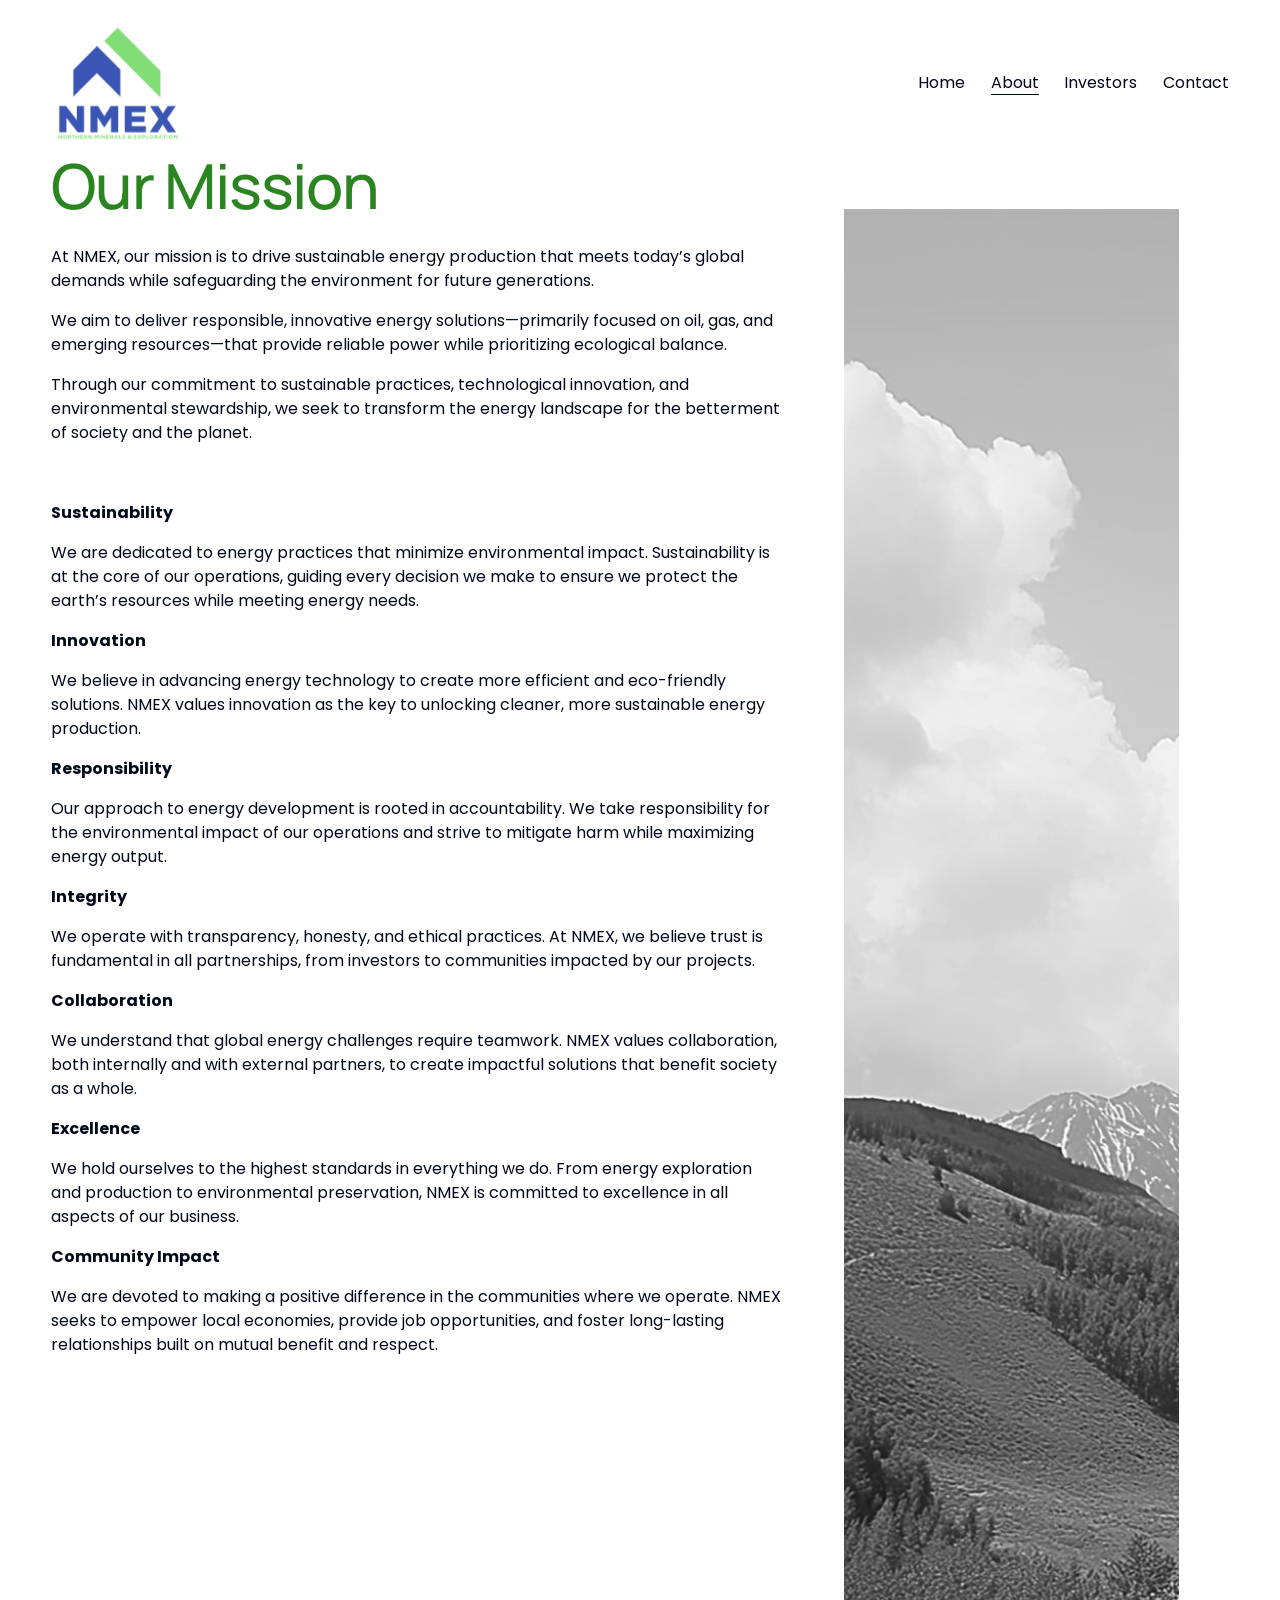
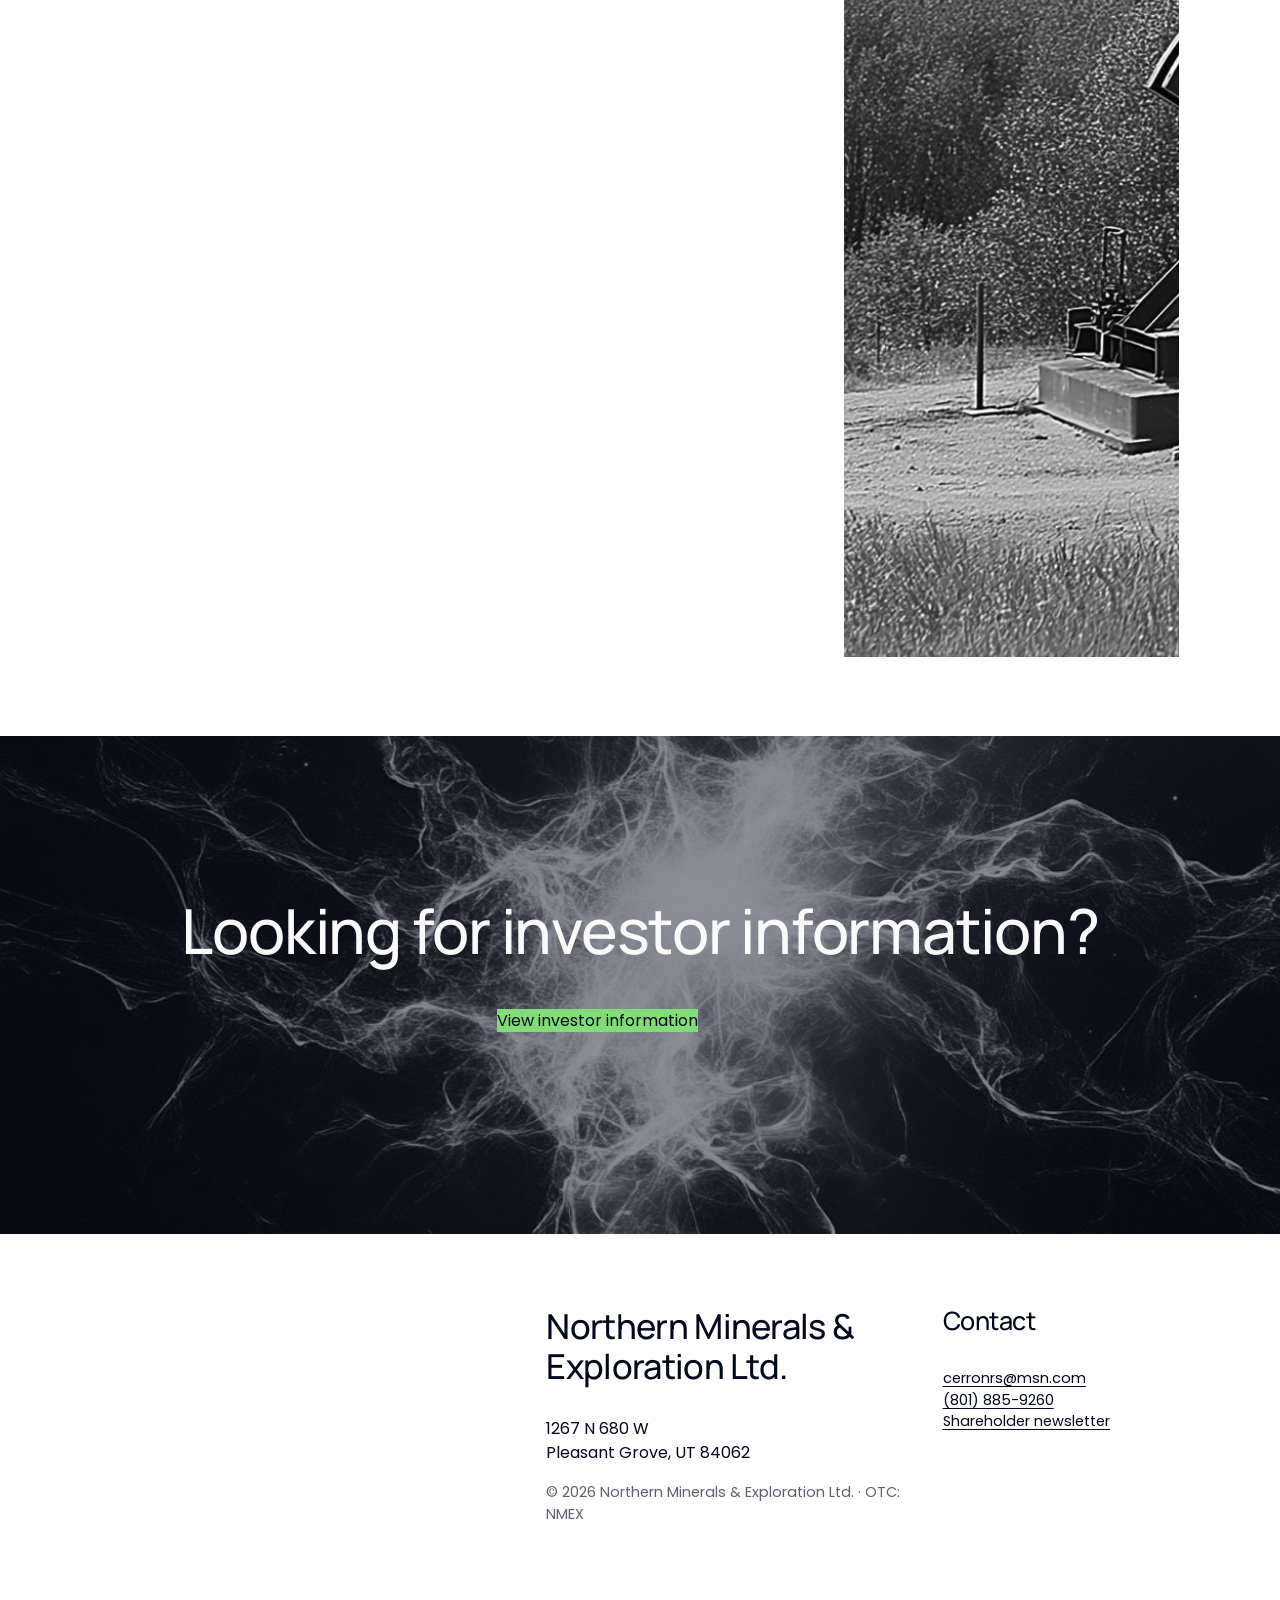
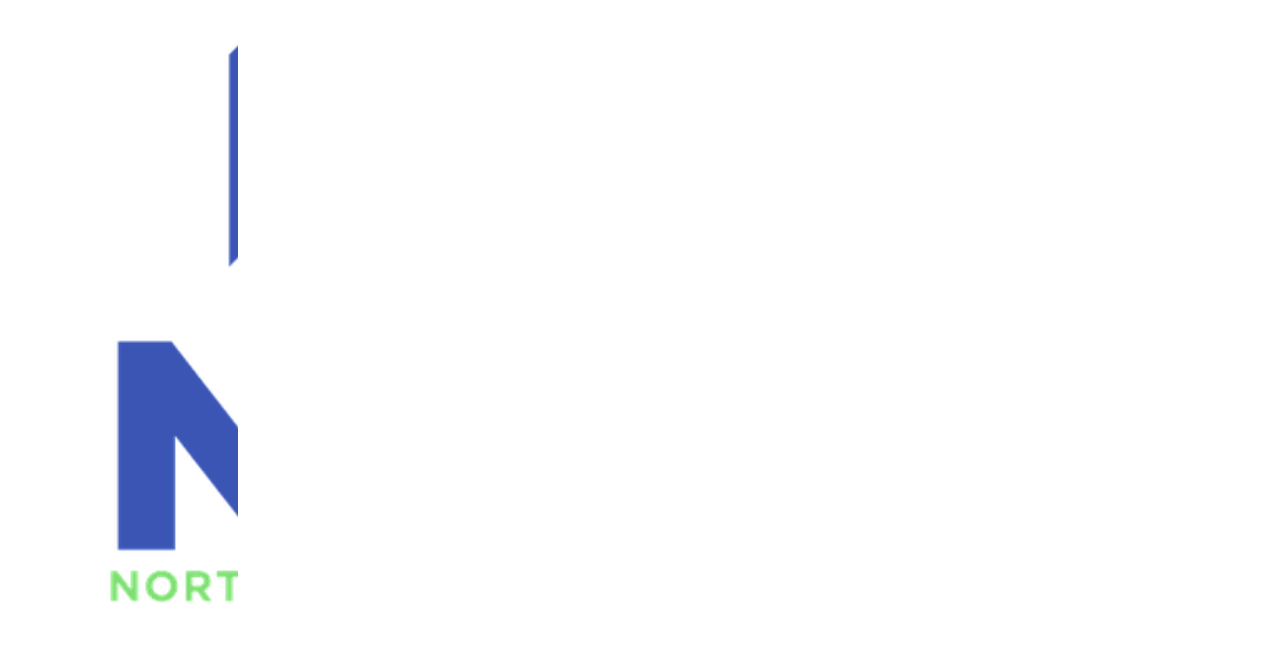
<file: about.html>
<!doctype html>
<html xmlns:og="http://opengraphprotocol.org/schema/" xmlns:fb="http://www.facebook.com/2008/fbml" lang="en-US"  >
  <head>
    <meta http-equiv="X-UA-Compatible" content="IE=edge,chrome=1">
    <meta name="viewport" content="width=device-width, initial-scale=1">
    <!-- This is Squarespace. --><!-- chicory-hyperboloid-29tn -->
<base href="">
<meta charset="utf-8" />
<title>About — Northern Minerals and Exploration</title>
<meta http-equiv="Accept-CH" content="Sec-CH-UA-Platform-Version, Sec-CH-UA-Model" /><link rel="icon" href="/favicon.ico" sizes="any"><link rel="icon" type="image/png" sizes="32x32" href="/assets/img/favicon-32.png"><link rel="icon" type="image/png" sizes="192x192" href="/assets/img/favicon-192.png"><link rel="apple-touch-icon" href="/assets/img/apple-touch-icon.png">
<link rel="canonical" href="https://nmex.ltd/about"/>
<meta property="og:site_name" content="Northern Minerals and Exploration"/>
<meta property="og:title" content="About"/>
<meta name="twitter:image" content="https://nmex.ltd/assets/img/og-image.jpg"/>
<meta name="twitter:description" content="NMEX&#x27;s mission is responsible, innovative energy production focused on oil, gas and emerging resources, guided by sustainability, integrity, collaboration and community impact."/>
<meta itemprop="description" content="NMEX&#x27;s mission is responsible, innovative energy production focused on oil, gas and emerging resources, guided by sustainability, integrity, collaboration and community impact."/>
<meta itemprop="image" content="https://nmex.ltd/assets/img/og-image.jpg"/>
<meta itemprop="thumbnailUrl" content="https://nmex.ltd/assets/img/og-image.jpg"/>
<meta property="og:image:height" content="630"/>
<meta property="og:image:width" content="1200"/>
<meta property="og:image" content="https://nmex.ltd/assets/img/og-image.jpg"/>
<meta property="og:description" content="NMEX&#x27;s mission is responsible, innovative energy production focused on oil, gas and emerging resources, guided by sustainability, integrity, collaboration and community impact."/>
<meta property="og:url" content="https://nmex.ltd/about"/>
<meta property="og:type" content="website"/>
<meta itemprop="name" content="About"/>
<meta itemprop="url" content="https://nmex.ltd/about"/>
<meta name="twitter:title" content="About"/>
<meta name="twitter:url" content="https://nmex.ltd/about"/>
<meta name="twitter:card" content="summary_large_image"/>
<meta name="description" content="NMEX&#x27;s mission is responsible, innovative energy production focused on oil, gas and emerging resources, guided by sustainability, integrity, collaboration and community impact." />
<!-- Performance hints (manually added, additive only): early-connect to Squarespace/Google CDNs + preload header logo -->
<link rel="preconnect" href="https://definitions.sqspcdn.com">
<link rel="preconnect" href="https://static1.squarespace.com">
<link rel="preconnect" href="https://fonts.googleapis.com">
<link rel="preconnect" href="https://assets.squarespace.com" crossorigin>
<link rel="dns-prefetch" href="https://definitions.sqspcdn.com">
<link rel="dns-prefetch" href="https://static1.squarespace.com">
<link rel="dns-prefetch" href="https://fonts.googleapis.com">
<link rel="dns-prefetch" href="https://assets.squarespace.com">
<link rel="preload" as="image" href="/assets/img/nmex-logo.png" fetchpriority="high">
<link rel="preconnect" href="https://fonts.gstatic.com" crossorigin>
<link rel="stylesheet" href="https://fonts.googleapis.com/css2?family=Poppins:ital,wght@0,400;0,700;1,400;1,700&family=Manrope:ital,wght@0,500;0,700"><script type="text/javascript" crossorigin="anonymous" defer="true" nomodule="nomodule" src="https://assets.squarespace.com/@sqs/polyfiller/1.6/legacy.js"></script>
<script type="text/javascript" crossorigin="anonymous" defer="true" src="https://assets.squarespace.com/@sqs/polyfiller/1.6/modern.js"></script>
<script data-name="static-context">Static = window.Static || {}; Static.SQUARESPACE_CONTEXT = {"betaFeatureFlags":["override_block_styles","campaigns_thumbnail_layout","i18n_beta_website_locales","supports_versioned_template_assets","nested_categories","enable_form_submission_trigger","output_template_css_assets","new_stacked_index","scripts_defer","marketing_landing_page","campaigns_import_discounts","campaigns_new_image_layout_picker","enable_modernized_pdp_m3_layout_ux","member_areas_feature","enable_modernized_pdp_m3_fluid","campaigns_table_v2","commerce_product_payment_plan_editing","contacts_and_campaigns_redesign","campaigns_discount_section_in_blasts","marketing_automations","modernized-pdp-m2-enabled","campaigns_merch_state","campaigns_discount_section_in_automations"],"facebookAppId":"314192535267336","facebookApiVersion":"v6.0","rollups":{"squarespace-announcement-bar":{"js":"//assets.squarespace.com/universal/scripts-compressed/announcement-bar-0d42d1862159c4e6-min.en-US.js"},"squarespace-audio-player":{"css":"//assets.squarespace.com/universal/styles-compressed/audio-player-b05f5197a871c566-min.en-US.css","js":"//assets.squarespace.com/universal/scripts-compressed/audio-player-5b804831f1e69672-min.en-US.js"},"squarespace-blog-collection-list":{"css":"//assets.squarespace.com/universal/styles-compressed/blog-collection-list-b4046463b72f34e2-min.en-US.css","js":"//assets.squarespace.com/universal/scripts-compressed/blog-collection-list-d5bd5d2a1524b858-min.en-US.js"},"squarespace-calendar-block-renderer":{"css":"//assets.squarespace.com/universal/styles-compressed/calendar-block-renderer-c3fef2a497c8e56b-min.en-US.css","js":"//assets.squarespace.com/universal/scripts-compressed/calendar-block-renderer-eb449d66ffd023be-min.en-US.js"},"squarespace-chartjs-helpers":{"css":"//assets.squarespace.com/universal/styles-compressed/chartjs-helpers-96b256171ee039c1-min.en-US.css","js":"//assets.squarespace.com/universal/scripts-compressed/chartjs-helpers-0f6610ea3f198027-min.en-US.js"},"squarespace-comments":{"css":"//assets.squarespace.com/universal/styles-compressed/comments-1909adba615d1267-min.en-US.css","js":"//assets.squarespace.com/universal/scripts-compressed/comments-22e133c4dc8842c4-min.en-US.js"},"squarespace-custom-css-popup":{"css":"//assets.squarespace.com/universal/styles-compressed/custom-css-popup-f387ac693a6f379a-min.en-US.css","js":"//assets.squarespace.com/universal/scripts-compressed/custom-css-popup-c462f0abc4c9779c-min.en-US.js"},"squarespace-dialog":{"css":"//assets.squarespace.com/universal/styles-compressed/dialog-86aacd645d83874c-min.en-US.css","js":"//assets.squarespace.com/universal/scripts-compressed/dialog-f53da749b97dee38-min.en-US.js"},"squarespace-events-collection":{"css":"//assets.squarespace.com/universal/styles-compressed/events-collection-c3fef2a497c8e56b-min.en-US.css","js":"//assets.squarespace.com/universal/scripts-compressed/events-collection-36e982b07d060c96-min.en-US.js"},"squarespace-form-rendering-utils":{"js":"//assets.squarespace.com/universal/scripts-compressed/form-rendering-utils-2034576bee2ca374-min.en-US.js"},"squarespace-forms":{"css":"//assets.squarespace.com/universal/styles-compressed/forms-0afd3c6ac30bbab1-min.en-US.css","js":"//assets.squarespace.com/universal/scripts-compressed/forms-93a072eb173475ab-min.en-US.js"},"squarespace-gallery-collection-list":{"css":"//assets.squarespace.com/universal/styles-compressed/gallery-collection-list-b4046463b72f34e2-min.en-US.css","js":"//assets.squarespace.com/universal/scripts-compressed/gallery-collection-list-9f7aecddb0723bd7-min.en-US.js"},"squarespace-image-zoom":{"css":"//assets.squarespace.com/universal/styles-compressed/image-zoom-b4046463b72f34e2-min.en-US.css","js":"//assets.squarespace.com/universal/scripts-compressed/image-zoom-52dbe9048953f4ac-min.en-US.js"},"squarespace-pinterest":{"css":"//assets.squarespace.com/universal/styles-compressed/pinterest-b4046463b72f34e2-min.en-US.css","js":"//assets.squarespace.com/universal/scripts-compressed/pinterest-62ef3cd44d2c3736-min.en-US.js"},"squarespace-popup-overlay":{"css":"//assets.squarespace.com/universal/styles-compressed/popup-overlay-b742b752f5880972-min.en-US.css","js":"//assets.squarespace.com/universal/scripts-compressed/popup-overlay-b63a4b86cd036d89-min.en-US.js"},"squarespace-product-quick-view":{"css":"//assets.squarespace.com/universal/styles-compressed/product-quick-view-0afd3c6ac30bbab1-min.en-US.css","js":"//assets.squarespace.com/universal/scripts-compressed/product-quick-view-e45ff32cd19a63a1-min.en-US.js"},"squarespace-products-collection-item-v2":{"css":"//assets.squarespace.com/universal/styles-compressed/products-collection-item-v2-b4046463b72f34e2-min.en-US.css","js":"//assets.squarespace.com/universal/scripts-compressed/products-collection-item-v2-c2ab0e31b1585540-min.en-US.js"},"squarespace-products-collection-list-v2":{"css":"//assets.squarespace.com/universal/styles-compressed/products-collection-list-v2-b4046463b72f34e2-min.en-US.css","js":"//assets.squarespace.com/universal/scripts-compressed/products-collection-list-v2-c476cb19fc080a16-min.en-US.js"},"squarespace-search-page":{"css":"//assets.squarespace.com/universal/styles-compressed/search-page-90a67fc09b9b32c6-min.en-US.css","js":"//assets.squarespace.com/universal/scripts-compressed/search-page-ceba448b3f1e31a7-min.en-US.js"},"squarespace-search-preview":{"js":"//assets.squarespace.com/universal/scripts-compressed/search-preview-5f4cebfd0bfdcca2-min.en-US.js"},"squarespace-simple-liking":{"css":"//assets.squarespace.com/universal/styles-compressed/simple-liking-701bf8bbc05ec6aa-min.en-US.css","js":"//assets.squarespace.com/universal/scripts-compressed/simple-liking-a5d16f553c1269c6-min.en-US.js"},"squarespace-social-buttons":{"css":"//assets.squarespace.com/universal/styles-compressed/social-buttons-95032e5fa98e47a5-min.en-US.css","js":"//assets.squarespace.com/universal/scripts-compressed/social-buttons-47746ee59e9cf20f-min.en-US.js"},"squarespace-tourdates":{"css":"//assets.squarespace.com/universal/styles-compressed/tourdates-b4046463b72f34e2-min.en-US.css","js":"//assets.squarespace.com/universal/scripts-compressed/tourdates-20b473f1d1e43c1d-min.en-US.js"},"squarespace-website-overlays-manager":{"css":"//assets.squarespace.com/universal/styles-compressed/website-overlays-manager-07ea5a4e004e6710-min.en-US.css","js":"//assets.squarespace.com/universal/scripts-compressed/website-overlays-manager-62ad7f8ae9b90855-min.en-US.js"}},"pageType":2,"website":{"id":"66ec58be18a2627b0cc441a0","captchaSettings":{"enabledForDonations":false},"cloneable":false,"contentModifiedOn":1726768631908,"formattingLocale":"en-US","fullSiteTitle":"About \u2014 Northern Minerals and Exploration","identifier":"chicory-hyperboloid-29tn","imageMetadataProcessingEnabled":false,"isHstsEnabled":true,"language":"en-US","location":{},"logoImageId":"66fdac9ecc205c594be2e46f","primaryDomain":"www.northernmineralsandexploration.com","screenshotId":"00bce755cc8744d9af414bc3bd02abe5088a3a8947c8690e238c19d76e3d2222","shareButtonOptions":{"2":true,"7":true,"4":true,"8":true,"6":true,"3":true,"1":true},"showOwnerLogin":false,"siteStatus":{},"siteTitle":"Northern Minerals and Exploration","sslSetting":3,"timeZone":"America/Chicago","translationLocale":"en-US","typekitId":"","websiteType":4,"hasBeenCloneable":false,"statsMigrated":false,"authenticUrl":"https://www.northernmineralsandexploration.com","baseUrl":"https://www.northernmineralsandexploration.com","internalUrl":"https://chicory-hyperboloid-29tn.squarespace.com","logoImageUrl":"//images.squarespace-cdn.com/content/v1/66ec58be18a2627b0cc441a0/7cdf3689-2d57-4c66-9e98-3f9cdcca025f/NMEX_Logo-1.png","machineTimeZoneOffset":-18000000,"timeZoneAbbr":"CDT","timeZoneOffset":-18000000},"websiteSettings":{"id":"66ec58be18a2627b0cc441a3","websiteId":"66ec58be18a2627b0cc441a0","subjects":[],"country":"US","state":"TX","simpleLikingEnabled":true,"mobileInfoBarSettings":{"isContactEmailEnabled":false,"isContactPhoneNumberEnabled":false,"isLocationEnabled":false,"isBusinessHoursEnabled":false},"announcementBarSettings":{},"commentLikesAllowed":true,"commentAnonAllowed":true,"commentThreaded":true,"commentApprovalRequired":false,"commentAvatarsOn":true,"commentSortType":2,"commentFlagThreshold":0,"commentFlagsAllowed":true,"commentEnableByDefault":true,"commentDisableAfterDaysDefault":0,"disqusShortname":"","commentsEnabled":false,"businessHours":{},"storeSettings":{"returnPolicy":null,"termsOfService":null,"privacyPolicy":null,"expressCheckout":false,"continueShoppingLinkUrl":"/","useLightCart":false,"showNoteField":false,"shippingCountryDefaultValue":"US","billToShippingDefaultValue":false,"showShippingPhoneNumber":true,"isShippingPhoneRequired":false,"showBillingPhoneNumber":true,"isBillingPhoneRequired":false,"currenciesSupported":["USD","CAD","GBP","AUD","EUR","CHF","NOK","SEK","DKK","NZD","SGD","MXN","HKD","CZK","ILS","MYR","RUB","PHP","PLN","THB","BRL","ARS","COP","IDR","INR","JPY","ZAR"],"defaultCurrency":"USD","selectedCurrency":"USD","measurementStandard":1,"showCustomCheckoutForm":false,"checkoutPageMarketingOptInEnabled":true,"enableMailingListOptInByDefault":false,"sameAsRetailLocation":false,"merchandisingSettings":{"scarcityEnabledOnProductItems":false,"scarcityEnabledOnProductBlocks":false,"scarcityMessageType":"DEFAULT_SCARCITY_MESSAGE","scarcityThreshold":10,"multipleQuantityAllowedForServices":true,"restockNotificationsEnabled":false,"restockNotificationsSuccessText":"","restockNotificationsMailingListSignUpEnabled":false,"relatedProductsEnabled":false,"relatedProductsOrdering":"random","soldOutVariantsDropdownDisabled":false,"productComposerOptedIn":false,"productComposerABTestOptedOut":false,"productReviewsEnabled":false},"minimumOrderSubtotalEnabled":false,"minimumOrderSubtotal":{"currency":"USD","value":"0.00"},"addToCartConfirmationType":2,"isLive":false,"multipleQuantityAllowedForServices":true},"useEscapeKeyToLogin":false,"ssBadgeType":1,"ssBadgePosition":4,"ssBadgeVisibility":1,"ssBadgeDevices":1,"pinterestOverlayOptions":{"mode":"disabled"},"userAccountsSettings":{"loginAllowed":true,"signupAllowed":true}},"cookieSettings":{"isCookieBannerEnabled":false,"isRestrictiveCookiePolicyEnabled":false,"cookieBannerText":"","cookieBannerTheme":"","cookieBannerVariant":"","cookieBannerPosition":"","cookieBannerCtaVariant":"","cookieBannerCtaText":"","cookieBannerAcceptType":"OPT_IN","cookieBannerOptOutCtaText":"","cookieBannerHasOptOut":false,"cookieBannerHasManageCookies":true,"cookieBannerManageCookiesLabel":"","cookieBannerSavedPreferencesText":"","cookieBannerSavedPreferencesLayout":"PILL"},"websiteCloneable":false,"collection":{"title":"About","id":"66ec59245e7dbf18fe099b24","fullUrl":"/about","type":10,"permissionType":1},"subscribed":false,"appDomain":"squarespace.com","templateTweakable":true,"tweakJSON":{"form-use-theme-colors":"true","header-logo-height":"115px","header-mobile-logo-max-height":"30px","header-vert-padding":"2vw","header-width":"Inset","maxPageWidth":"1400px","mobile-header-vert-padding":"6vw","pagePadding":"4vw","tweak-blog-alternating-side-by-side-image-aspect-ratio":"1:1 Square","tweak-blog-alternating-side-by-side-image-spacing":"6%","tweak-blog-alternating-side-by-side-meta-spacing":"20px","tweak-blog-alternating-side-by-side-primary-meta":"Categories","tweak-blog-alternating-side-by-side-read-more-spacing":"20px","tweak-blog-alternating-side-by-side-secondary-meta":"Date","tweak-blog-basic-grid-columns":"3","tweak-blog-basic-grid-image-aspect-ratio":"3:2 Standard","tweak-blog-basic-grid-image-spacing":"35px","tweak-blog-basic-grid-meta-spacing":"25px","tweak-blog-basic-grid-primary-meta":"Categories","tweak-blog-basic-grid-read-more-spacing":"20px","tweak-blog-basic-grid-secondary-meta":"Date","tweak-blog-item-custom-width":"50","tweak-blog-item-show-author-profile":"false","tweak-blog-item-width":"Medium","tweak-blog-masonry-columns":"2","tweak-blog-masonry-horizontal-spacing":"30px","tweak-blog-masonry-image-spacing":"20px","tweak-blog-masonry-meta-spacing":"20px","tweak-blog-masonry-primary-meta":"Categories","tweak-blog-masonry-read-more-spacing":"20px","tweak-blog-masonry-secondary-meta":"Date","tweak-blog-masonry-vertical-spacing":"30px","tweak-blog-side-by-side-image-aspect-ratio":"1:1 Square","tweak-blog-side-by-side-image-spacing":"6%","tweak-blog-side-by-side-meta-spacing":"20px","tweak-blog-side-by-side-primary-meta":"Categories","tweak-blog-side-by-side-read-more-spacing":"20px","tweak-blog-side-by-side-secondary-meta":"Date","tweak-blog-single-column-image-spacing":"50px","tweak-blog-single-column-meta-spacing":"30px","tweak-blog-single-column-primary-meta":"Categories","tweak-blog-single-column-read-more-spacing":"15px","tweak-blog-single-column-secondary-meta":"Date","tweak-events-stacked-show-thumbnails":"true","tweak-events-stacked-thumbnail-size":"3:2 Standard","tweak-fixed-header":"false","tweak-fixed-header-style":"Basic","tweak-global-animations-animation-curve":"ease","tweak-global-animations-animation-delay":"0.1s","tweak-global-animations-animation-duration":"0.1s","tweak-global-animations-animation-style":"fade","tweak-global-animations-animation-type":"none","tweak-global-animations-complexity-level":"detailed","tweak-global-animations-enabled":"false","tweak-portfolio-grid-basic-custom-height":"50","tweak-portfolio-grid-overlay-custom-height":"50","tweak-portfolio-hover-follow-acceleration":"10%","tweak-portfolio-hover-follow-animation-duration":"Fast","tweak-portfolio-hover-follow-animation-type":"Fade","tweak-portfolio-hover-follow-delimiter":"Bullet","tweak-portfolio-hover-follow-front":"false","tweak-portfolio-hover-follow-layout":"Inline","tweak-portfolio-hover-follow-size":"50","tweak-portfolio-hover-follow-text-spacing-x":"1.5","tweak-portfolio-hover-follow-text-spacing-y":"1.5","tweak-portfolio-hover-static-animation-duration":"Fast","tweak-portfolio-hover-static-animation-type":"Fade","tweak-portfolio-hover-static-delimiter":"Hyphen","tweak-portfolio-hover-static-front":"true","tweak-portfolio-hover-static-layout":"Inline","tweak-portfolio-hover-static-size":"50","tweak-portfolio-hover-static-text-spacing-x":"1.5","tweak-portfolio-hover-static-text-spacing-y":"1.5","tweak-portfolio-index-background-animation-duration":"Medium","tweak-portfolio-index-background-animation-type":"Fade","tweak-portfolio-index-background-custom-height":"50","tweak-portfolio-index-background-delimiter":"None","tweak-portfolio-index-background-height":"Large","tweak-portfolio-index-background-horizontal-alignment":"Center","tweak-portfolio-index-background-link-format":"Stacked","tweak-portfolio-index-background-persist":"false","tweak-portfolio-index-background-vertical-alignment":"Middle","tweak-portfolio-index-background-width":"Full","tweak-transparent-header":"true"},"templateId":"5c5a519771c10ba3470d8101","templateVersion":"7.1","pageFeatures":[1,2,4],"gmRenderKey":"QUl6YVN5Q0JUUk9xNkx1dkZfSUUxcjQ2LVQ0QWVUU1YtMGQ3bXk4","templateScriptsRootUrl":"https://static1.squarespace.com/static/vta/5c5a519771c10ba3470d8101/scripts/","impersonatedSession":false,"tzData":{"zones":[[-360,"US","C%sT",null]],"rules":{"US":[[1967,2006,null,"Oct","lastSun","2:00","0","S"],[1987,2006,null,"Apr","Sun>=1","2:00","1:00","D"],[2007,"max",null,"Mar","Sun>=8","2:00","1:00","D"],[2007,"max",null,"Nov","Sun>=1","2:00","0","S"]]}},"showAnnouncementBar":false,"recaptchaEnterpriseContext":{"recaptchaEnterpriseSiteKey":"6LdDFQwjAAAAAPigEvvPgEVbb7QBm-TkVJdDTlAv"},"i18nContext":{"timeZoneData":{"id":"America/Chicago","name":"Central Time"}},"env":"PRODUCTION","visitorFormContext":{"formFieldFormats":{"initialPhoneFormat":{"id":0,"type":"PHONE_NUMBER","country":"US","labelLocale":"en-US","fields":[{"type":"SEPARATOR","label":"(","identifier":"LeftParen","length":0,"required":false,"metadata":{}},{"type":"FIELD","label":"1","identifier":"1","length":3,"required":false,"metadata":{}},{"type":"SEPARATOR","label":")","identifier":"RightParen","length":0,"required":false,"metadata":{}},{"type":"SEPARATOR","label":" ","identifier":"Space","length":0,"required":false,"metadata":{}},{"type":"FIELD","label":"2","identifier":"2","length":3,"required":false,"metadata":{}},{"type":"SEPARATOR","label":"-","identifier":"Dash","length":0,"required":false,"metadata":{}},{"type":"FIELD","label":"3","identifier":"3","length":14,"required":false,"metadata":{}}]},"initialNameOrder":"GIVEN_FIRST","initialAddressFormat":{"id":0,"type":"ADDRESS","country":"US","labelLocale":"en","fields":[{"type":"FIELD","label":"Address Line 1","identifier":"Line1","length":0,"required":true,"metadata":{"autocomplete":"address-line1"}},{"type":"SEPARATOR","label":"\n","identifier":"Newline","length":0,"required":false,"metadata":{}},{"type":"FIELD","label":"Address Line 2","identifier":"Line2","length":0,"required":false,"metadata":{"autocomplete":"address-line2"}},{"type":"SEPARATOR","label":"\n","identifier":"Newline","length":0,"required":false,"metadata":{}},{"type":"FIELD","label":"City","identifier":"City","length":0,"required":true,"metadata":{"autocomplete":"address-level2"}},{"type":"SEPARATOR","label":",","identifier":"Comma","length":0,"required":false,"metadata":{}},{"type":"SEPARATOR","label":" ","identifier":"Space","length":0,"required":false,"metadata":{}},{"type":"FIELD","label":"State","identifier":"State","length":0,"required":true,"metadata":{"autocomplete":"address-level1"}},{"type":"SEPARATOR","label":" ","identifier":"Space","length":0,"required":false,"metadata":{}},{"type":"FIELD","label":"ZIP Code","identifier":"Zip","length":0,"required":true,"metadata":{"autocomplete":"postal-code"}}]},"countries":[{"name":"Afghanistan","code":"AF","phoneCode":"+93"},{"name":"\u00C5land Islands","code":"AX","phoneCode":"+358"},{"name":"Albania","code":"AL","phoneCode":"+355"},{"name":"Algeria","code":"DZ","phoneCode":"+213"},{"name":"American Samoa","code":"AS","phoneCode":"+1"},{"name":"Andorra","code":"AD","phoneCode":"+376"},{"name":"Angola","code":"AO","phoneCode":"+244"},{"name":"Anguilla","code":"AI","phoneCode":"+1"},{"name":"Antigua & Barbuda","code":"AG","phoneCode":"+1"},{"name":"Argentina","code":"AR","phoneCode":"+54"},{"name":"Armenia","code":"AM","phoneCode":"+374"},{"name":"Aruba","code":"AW","phoneCode":"+297"},{"name":"Ascension Island","code":"AC","phoneCode":"+247"},{"name":"Australia","code":"AU","phoneCode":"+61"},{"name":"Austria","code":"AT","phoneCode":"+43"},{"name":"Azerbaijan","code":"AZ","phoneCode":"+994"},{"name":"Bahamas","code":"BS","phoneCode":"+1"},{"name":"Bahrain","code":"BH","phoneCode":"+973"},{"name":"Bangladesh","code":"BD","phoneCode":"+880"},{"name":"Barbados","code":"BB","phoneCode":"+1"},{"name":"Belarus","code":"BY","phoneCode":"+375"},{"name":"Belgium","code":"BE","phoneCode":"+32"},{"name":"Belize","code":"BZ","phoneCode":"+501"},{"name":"Benin","code":"BJ","phoneCode":"+229"},{"name":"Bermuda","code":"BM","phoneCode":"+1"},{"name":"Bhutan","code":"BT","phoneCode":"+975"},{"name":"Bolivia","code":"BO","phoneCode":"+591"},{"name":"Bosnia & Herzegovina","code":"BA","phoneCode":"+387"},{"name":"Botswana","code":"BW","phoneCode":"+267"},{"name":"Brazil","code":"BR","phoneCode":"+55"},{"name":"British Indian Ocean Territory","code":"IO","phoneCode":"+246"},{"name":"British Virgin Islands","code":"VG","phoneCode":"+1"},{"name":"Brunei","code":"BN","phoneCode":"+673"},{"name":"Bulgaria","code":"BG","phoneCode":"+359"},{"name":"Burkina Faso","code":"BF","phoneCode":"+226"},{"name":"Burundi","code":"BI","phoneCode":"+257"},{"name":"Cambodia","code":"KH","phoneCode":"+855"},{"name":"Cameroon","code":"CM","phoneCode":"+237"},{"name":"Canada","code":"CA","phoneCode":"+1"},{"name":"Cape Verde","code":"CV","phoneCode":"+238"},{"name":"Caribbean Netherlands","code":"BQ","phoneCode":"+599"},{"name":"Cayman Islands","code":"KY","phoneCode":"+1"},{"name":"Central African Republic","code":"CF","phoneCode":"+236"},{"name":"Chad","code":"TD","phoneCode":"+235"},{"name":"Chile","code":"CL","phoneCode":"+56"},{"name":"China","code":"CN","phoneCode":"+86"},{"name":"Christmas Island","code":"CX","phoneCode":"+61"},{"name":"Cocos (Keeling) Islands","code":"CC","phoneCode":"+61"},{"name":"Colombia","code":"CO","phoneCode":"+57"},{"name":"Comoros","code":"KM","phoneCode":"+269"},{"name":"Congo - Brazzaville","code":"CG","phoneCode":"+242"},{"name":"Congo - Kinshasa","code":"CD","phoneCode":"+243"},{"name":"Cook Islands","code":"CK","phoneCode":"+682"},{"name":"Costa Rica","code":"CR","phoneCode":"+506"},{"name":"C\u00F4te d\u2019Ivoire","code":"CI","phoneCode":"+225"},{"name":"Croatia","code":"HR","phoneCode":"+385"},{"name":"Cuba","code":"CU","phoneCode":"+53"},{"name":"Cura\u00E7ao","code":"CW","phoneCode":"+599"},{"name":"Cyprus","code":"CY","phoneCode":"+357"},{"name":"Czechia","code":"CZ","phoneCode":"+420"},{"name":"Denmark","code":"DK","phoneCode":"+45"},{"name":"Djibouti","code":"DJ","phoneCode":"+253"},{"name":"Dominica","code":"DM","phoneCode":"+1"},{"name":"Dominican Republic","code":"DO","phoneCode":"+1"},{"name":"Ecuador","code":"EC","phoneCode":"+593"},{"name":"Egypt","code":"EG","phoneCode":"+20"},{"name":"El Salvador","code":"SV","phoneCode":"+503"},{"name":"Equatorial Guinea","code":"GQ","phoneCode":"+240"},{"name":"Eritrea","code":"ER","phoneCode":"+291"},{"name":"Estonia","code":"EE","phoneCode":"+372"},{"name":"Eswatini","code":"SZ","phoneCode":"+268"},{"name":"Ethiopia","code":"ET","phoneCode":"+251"},{"name":"Falkland Islands","code":"FK","phoneCode":"+500"},{"name":"Faroe Islands","code":"FO","phoneCode":"+298"},{"name":"Fiji","code":"FJ","phoneCode":"+679"},{"name":"Finland","code":"FI","phoneCode":"+358"},{"name":"France","code":"FR","phoneCode":"+33"},{"name":"French Guiana","code":"GF","phoneCode":"+594"},{"name":"French Polynesia","code":"PF","phoneCode":"+689"},{"name":"Gabon","code":"GA","phoneCode":"+241"},{"name":"Gambia","code":"GM","phoneCode":"+220"},{"name":"Georgia","code":"GE","phoneCode":"+995"},{"name":"Germany","code":"DE","phoneCode":"+49"},{"name":"Ghana","code":"GH","phoneCode":"+233"},{"name":"Gibraltar","code":"GI","phoneCode":"+350"},{"name":"Greece","code":"GR","phoneCode":"+30"},{"name":"Greenland","code":"GL","phoneCode":"+299"},{"name":"Grenada","code":"GD","phoneCode":"+1"},{"name":"Guadeloupe","code":"GP","phoneCode":"+590"},{"name":"Guam","code":"GU","phoneCode":"+1"},{"name":"Guatemala","code":"GT","phoneCode":"+502"},{"name":"Guernsey","code":"GG","phoneCode":"+44"},{"name":"Guinea","code":"GN","phoneCode":"+224"},{"name":"Guinea-Bissau","code":"GW","phoneCode":"+245"},{"name":"Guyana","code":"GY","phoneCode":"+592"},{"name":"Haiti","code":"HT","phoneCode":"+509"},{"name":"Honduras","code":"HN","phoneCode":"+504"},{"name":"Hong Kong SAR China","code":"HK","phoneCode":"+852"},{"name":"Hungary","code":"HU","phoneCode":"+36"},{"name":"Iceland","code":"IS","phoneCode":"+354"},{"name":"India","code":"IN","phoneCode":"+91"},{"name":"Indonesia","code":"ID","phoneCode":"+62"},{"name":"Iran","code":"IR","phoneCode":"+98"},{"name":"Iraq","code":"IQ","phoneCode":"+964"},{"name":"Ireland","code":"IE","phoneCode":"+353"},{"name":"Isle of Man","code":"IM","phoneCode":"+44"},{"name":"Israel","code":"IL","phoneCode":"+972"},{"name":"Italy","code":"IT","phoneCode":"+39"},{"name":"Jamaica","code":"JM","phoneCode":"+1"},{"name":"Japan","code":"JP","phoneCode":"+81"},{"name":"Jersey","code":"JE","phoneCode":"+44"},{"name":"Jordan","code":"JO","phoneCode":"+962"},{"name":"Kazakhstan","code":"KZ","phoneCode":"+7"},{"name":"Kenya","code":"KE","phoneCode":"+254"},{"name":"Kiribati","code":"KI","phoneCode":"+686"},{"name":"Kosovo","code":"XK","phoneCode":"+383"},{"name":"Kuwait","code":"KW","phoneCode":"+965"},{"name":"Kyrgyzstan","code":"KG","phoneCode":"+996"},{"name":"Laos","code":"LA","phoneCode":"+856"},{"name":"Latvia","code":"LV","phoneCode":"+371"},{"name":"Lebanon","code":"LB","phoneCode":"+961"},{"name":"Lesotho","code":"LS","phoneCode":"+266"},{"name":"Liberia","code":"LR","phoneCode":"+231"},{"name":"Libya","code":"LY","phoneCode":"+218"},{"name":"Liechtenstein","code":"LI","phoneCode":"+423"},{"name":"Lithuania","code":"LT","phoneCode":"+370"},{"name":"Luxembourg","code":"LU","phoneCode":"+352"},{"name":"Macao SAR China","code":"MO","phoneCode":"+853"},{"name":"Madagascar","code":"MG","phoneCode":"+261"},{"name":"Malawi","code":"MW","phoneCode":"+265"},{"name":"Malaysia","code":"MY","phoneCode":"+60"},{"name":"Maldives","code":"MV","phoneCode":"+960"},{"name":"Mali","code":"ML","phoneCode":"+223"},{"name":"Malta","code":"MT","phoneCode":"+356"},{"name":"Marshall Islands","code":"MH","phoneCode":"+692"},{"name":"Martinique","code":"MQ","phoneCode":"+596"},{"name":"Mauritania","code":"MR","phoneCode":"+222"},{"name":"Mauritius","code":"MU","phoneCode":"+230"},{"name":"Mayotte","code":"YT","phoneCode":"+262"},{"name":"Mexico","code":"MX","phoneCode":"+52"},{"name":"Micronesia","code":"FM","phoneCode":"+691"},{"name":"Moldova","code":"MD","phoneCode":"+373"},{"name":"Monaco","code":"MC","phoneCode":"+377"},{"name":"Mongolia","code":"MN","phoneCode":"+976"},{"name":"Montenegro","code":"ME","phoneCode":"+382"},{"name":"Montserrat","code":"MS","phoneCode":"+1"},{"name":"Morocco","code":"MA","phoneCode":"+212"},{"name":"Mozambique","code":"MZ","phoneCode":"+258"},{"name":"Myanmar (Burma)","code":"MM","phoneCode":"+95"},{"name":"Namibia","code":"NA","phoneCode":"+264"},{"name":"Nauru","code":"NR","phoneCode":"+674"},{"name":"Nepal","code":"NP","phoneCode":"+977"},{"name":"Netherlands","code":"NL","phoneCode":"+31"},{"name":"New Caledonia","code":"NC","phoneCode":"+687"},{"name":"New Zealand","code":"NZ","phoneCode":"+64"},{"name":"Nicaragua","code":"NI","phoneCode":"+505"},{"name":"Niger","code":"NE","phoneCode":"+227"},{"name":"Nigeria","code":"NG","phoneCode":"+234"},{"name":"Niue","code":"NU","phoneCode":"+683"},{"name":"Norfolk Island","code":"NF","phoneCode":"+672"},{"name":"Northern Mariana Islands","code":"MP","phoneCode":"+1"},{"name":"North Korea","code":"KP","phoneCode":"+850"},{"name":"North Macedonia","code":"MK","phoneCode":"+389"},{"name":"Norway","code":"NO","phoneCode":"+47"},{"name":"Oman","code":"OM","phoneCode":"+968"},{"name":"Pakistan","code":"PK","phoneCode":"+92"},{"name":"Palau","code":"PW","phoneCode":"+680"},{"name":"Palestinian Territories","code":"PS","phoneCode":"+970"},{"name":"Panama","code":"PA","phoneCode":"+507"},{"name":"Papua New Guinea","code":"PG","phoneCode":"+675"},{"name":"Paraguay","code":"PY","phoneCode":"+595"},{"name":"Peru","code":"PE","phoneCode":"+51"},{"name":"Philippines","code":"PH","phoneCode":"+63"},{"name":"Poland","code":"PL","phoneCode":"+48"},{"name":"Portugal","code":"PT","phoneCode":"+351"},{"name":"Puerto Rico","code":"PR","phoneCode":"+1"},{"name":"Qatar","code":"QA","phoneCode":"+974"},{"name":"R\u00E9union","code":"RE","phoneCode":"+262"},{"name":"Romania","code":"RO","phoneCode":"+40"},{"name":"Russia","code":"RU","phoneCode":"+7"},{"name":"Rwanda","code":"RW","phoneCode":"+250"},{"name":"Samoa","code":"WS","phoneCode":"+685"},{"name":"San Marino","code":"SM","phoneCode":"+378"},{"name":"S\u00E3o Tom\u00E9 & Pr\u00EDncipe","code":"ST","phoneCode":"+239"},{"name":"Saudi Arabia","code":"SA","phoneCode":"+966"},{"name":"Senegal","code":"SN","phoneCode":"+221"},{"name":"Serbia","code":"RS","phoneCode":"+381"},{"name":"Seychelles","code":"SC","phoneCode":"+248"},{"name":"Sierra Leone","code":"SL","phoneCode":"+232"},{"name":"Singapore","code":"SG","phoneCode":"+65"},{"name":"Sint Maarten","code":"SX","phoneCode":"+1"},{"name":"Slovakia","code":"SK","phoneCode":"+421"},{"name":"Slovenia","code":"SI","phoneCode":"+386"},{"name":"Solomon Islands","code":"SB","phoneCode":"+677"},{"name":"Somalia","code":"SO","phoneCode":"+252"},{"name":"South Africa","code":"ZA","phoneCode":"+27"},{"name":"South Korea","code":"KR","phoneCode":"+82"},{"name":"South Sudan","code":"SS","phoneCode":"+211"},{"name":"Spain","code":"ES","phoneCode":"+34"},{"name":"Sri Lanka","code":"LK","phoneCode":"+94"},{"name":"St. Barth\u00E9lemy","code":"BL","phoneCode":"+590"},{"name":"St. Helena","code":"SH","phoneCode":"+290"},{"name":"St. Kitts & Nevis","code":"KN","phoneCode":"+1"},{"name":"St. Lucia","code":"LC","phoneCode":"+1"},{"name":"St. Martin","code":"MF","phoneCode":"+590"},{"name":"St. Pierre & Miquelon","code":"PM","phoneCode":"+508"},{"name":"St. Vincent & Grenadines","code":"VC","phoneCode":"+1"},{"name":"Sudan","code":"SD","phoneCode":"+249"},{"name":"Suriname","code":"SR","phoneCode":"+597"},{"name":"Svalbard & Jan Mayen","code":"SJ","phoneCode":"+47"},{"name":"Sweden","code":"SE","phoneCode":"+46"},{"name":"Switzerland","code":"CH","phoneCode":"+41"},{"name":"Syria","code":"SY","phoneCode":"+963"},{"name":"Taiwan","code":"TW","phoneCode":"+886"},{"name":"Tajikistan","code":"TJ","phoneCode":"+992"},{"name":"Tanzania","code":"TZ","phoneCode":"+255"},{"name":"Thailand","code":"TH","phoneCode":"+66"},{"name":"Timor-Leste","code":"TL","phoneCode":"+670"},{"name":"Togo","code":"TG","phoneCode":"+228"},{"name":"Tokelau","code":"TK","phoneCode":"+690"},{"name":"Tonga","code":"TO","phoneCode":"+676"},{"name":"Trinidad & Tobago","code":"TT","phoneCode":"+1"},{"name":"Tristan da Cunha","code":"TA","phoneCode":"+290"},{"name":"Tunisia","code":"TN","phoneCode":"+216"},{"name":"T\u00FCrkiye","code":"TR","phoneCode":"+90"},{"name":"Turkmenistan","code":"TM","phoneCode":"+993"},{"name":"Turks & Caicos Islands","code":"TC","phoneCode":"+1"},{"name":"Tuvalu","code":"TV","phoneCode":"+688"},{"name":"U.S. Virgin Islands","code":"VI","phoneCode":"+1"},{"name":"Uganda","code":"UG","phoneCode":"+256"},{"name":"Ukraine","code":"UA","phoneCode":"+380"},{"name":"United Arab Emirates","code":"AE","phoneCode":"+971"},{"name":"United Kingdom","code":"GB","phoneCode":"+44"},{"name":"United States","code":"US","phoneCode":"+1"},{"name":"Uruguay","code":"UY","phoneCode":"+598"},{"name":"Uzbekistan","code":"UZ","phoneCode":"+998"},{"name":"Vanuatu","code":"VU","phoneCode":"+678"},{"name":"Vatican City","code":"VA","phoneCode":"+39"},{"name":"Venezuela","code":"VE","phoneCode":"+58"},{"name":"Vietnam","code":"VN","phoneCode":"+84"},{"name":"Wallis & Futuna","code":"WF","phoneCode":"+681"},{"name":"Western Sahara","code":"EH","phoneCode":"+212"},{"name":"Yemen","code":"YE","phoneCode":"+967"},{"name":"Zambia","code":"ZM","phoneCode":"+260"},{"name":"Zimbabwe","code":"ZW","phoneCode":"+263"}]},"localizedStrings":{"validation":{"noValidSelection":"A valid selection must be made.","invalidUrl":"Must be a valid URL.","stringTooLong":"Value should have a length no longer than {0}.","containsInvalidKey":"{0} contains an invalid key.","invalidTwitterUsername":"Must be a valid Twitter username.","valueOutsideRange":"Value must be in the range {0} to {1}.","invalidPassword":"Passwords should not contain whitespace.","missingRequiredSubfields":"{0} is missing required subfields: {1}","invalidCurrency":"Currency value should be formatted like 1234 or 123.99.","invalidMapSize":"Value should contain exactly {0} elements.","subfieldsRequired":"All fields in {0} are required.","formSubmissionFailed":"Form submission failed. Review the following information: {0}.","invalidCountryCode":"Country code should have an optional plus and up to 4 digits.","invalidDate":"This is not a real date.","required":"{0} is required.","invalidStringLength":"Value should be {0} characters long.","invalidEmail":"Email addresses should follow the format user@domain.com.","invalidListLength":"Value should be {0} elements long.","allEmpty":"Please fill out at least one form field.","missingRequiredQuestion":"Missing a required question.","invalidQuestion":"Contained an invalid question.","captchaFailure":"Captcha validation failed. Please try again.","stringTooShort":"Value should have a length of at least {0}.","invalid":"{0} is not valid.","formErrors":"Form Errors","containsInvalidValue":"{0} contains an invalid value.","invalidUnsignedNumber":"Numbers must contain only digits and no other characters.","invalidName":"Valid names contain only letters, numbers, spaces, ', or - characters."},"submit":"Submit","status":{"title":"{@} Block","learnMore":"Learn more"},"name":{"firstName":"First Name","lastName":"Last Name"},"lightbox":{"openForm":"Open Form"},"likert":{"agree":"Agree","stronglyDisagree":"Strongly Disagree","disagree":"Disagree","stronglyAgree":"Strongly Agree","neutral":"Neutral"},"time":{"am":"AM","second":"Second","pm":"PM","minute":"Minute","amPm":"AM/PM","hour":"Hour"},"notFound":"Form not found.","date":{"yyyy":"YYYY","year":"Year","mm":"MM","day":"Day","month":"Month","dd":"DD"},"phone":{"country":"Country","number":"Number","prefix":"Prefix","areaCode":"Area Code","line":"Line"},"submitError":"Unable to submit form. Please try again later.","address":{"stateProvince":"State/Province","country":"Country","zipPostalCode":"Zip/Postal Code","address2":"Address 2","address1":"Address 1","city":"City"},"email":{"signUp":"Sign up for news and updates"},"required":"(required)","invalidData":"Invalid form data."}}};</script><script type="text/javascript">SQUARESPACE_ROLLUPS = {};</script>
<script>(function(rollups, name) { if (!rollups[name]) { rollups[name] = {}; } rollups[name].js = ["//assets.squarespace.com/universal/scripts-compressed/visitor-site-error-reporter-fdfb276a20173335-min.en-US.js"]; })(SQUARESPACE_ROLLUPS, 'squarespace-visitor_site_error_reporter');</script>
<script crossorigin="anonymous" src="https://assets.squarespace.com/universal/scripts-compressed/visitor-site-error-reporter-fdfb276a20173335-min.en-US.js" defer ></script><script>(function(rollups, name) { if (!rollups[name]) { rollups[name] = {}; } rollups[name].js = ["//assets.squarespace.com/universal/scripts-compressed/extract-css-runtime-dc9e4d1b6788af2f-min.en-US.js"]; })(SQUARESPACE_ROLLUPS, 'squarespace-extract_css_runtime');</script>
<script crossorigin="anonymous" src="https://assets.squarespace.com/universal/scripts-compressed/extract-css-runtime-dc9e4d1b6788af2f-min.en-US.js" defer ></script><script>(function(rollups, name) { if (!rollups[name]) { rollups[name] = {}; } rollups[name].js = ["//assets.squarespace.com/universal/scripts-compressed/extract-css-moment-js-vendor-bdf89e58ccd909c7-min.en-US.js"]; })(SQUARESPACE_ROLLUPS, 'squarespace-extract_css_moment_js_vendor');</script>
<script crossorigin="anonymous" src="https://assets.squarespace.com/universal/scripts-compressed/extract-css-moment-js-vendor-bdf89e58ccd909c7-min.en-US.js" defer ></script><script>(function(rollups, name) { if (!rollups[name]) { rollups[name] = {}; } rollups[name].js = ["//assets.squarespace.com/universal/scripts-compressed/cldr-resource-pack-7809c22ce1c64b20-min.en-US.js"]; })(SQUARESPACE_ROLLUPS, 'squarespace-cldr_resource_pack');</script>
<script crossorigin="anonymous" src="https://assets.squarespace.com/universal/scripts-compressed/cldr-resource-pack-7809c22ce1c64b20-min.en-US.js" defer ></script><script>(function(rollups, name) { if (!rollups[name]) { rollups[name] = {}; } rollups[name].js = ["//assets.squarespace.com/universal/scripts-compressed/common-vendors-stable-219c33e5378d8300-min.en-US.js"]; })(SQUARESPACE_ROLLUPS, 'squarespace-common_vendors_stable');</script>
<script crossorigin="anonymous" src="https://assets.squarespace.com/universal/scripts-compressed/common-vendors-stable-219c33e5378d8300-min.en-US.js" defer ></script><script>(function(rollups, name) { if (!rollups[name]) { rollups[name] = {}; } rollups[name].js = ["//assets.squarespace.com/universal/scripts-compressed/common-vendors-f006011644dd19e2-min.en-US.js"]; })(SQUARESPACE_ROLLUPS, 'squarespace-common_vendors');</script>
<script crossorigin="anonymous" src="https://assets.squarespace.com/universal/scripts-compressed/common-vendors-f006011644dd19e2-min.en-US.js" defer ></script><script>(function(rollups, name) { if (!rollups[name]) { rollups[name] = {}; } rollups[name].js = ["//assets.squarespace.com/universal/scripts-compressed/common-fe44e424cf1b45ff-min.en-US.js"]; })(SQUARESPACE_ROLLUPS, 'squarespace-common');</script>
<script crossorigin="anonymous" src="https://assets.squarespace.com/universal/scripts-compressed/common-fe44e424cf1b45ff-min.en-US.js" defer ></script><script>(function(rollups, name) { if (!rollups[name]) { rollups[name] = {}; } rollups[name].js = ["//assets.squarespace.com/universal/scripts-compressed/user-account-core-cdcb7cd486d6c77e-min.en-US.js"]; })(SQUARESPACE_ROLLUPS, 'squarespace-user_account_core');</script>
<script crossorigin="anonymous" src="https://assets.squarespace.com/universal/scripts-compressed/user-account-core-cdcb7cd486d6c77e-min.en-US.js" defer ></script><script>(function(rollups, name) { if (!rollups[name]) { rollups[name] = {}; } rollups[name].css = ["//assets.squarespace.com/universal/styles-compressed/user-account-core-307d50f196c01a72-min.en-US.css"]; })(SQUARESPACE_ROLLUPS, 'squarespace-user_account_core');</script>
<link rel="stylesheet" type="text/css" href="https://assets.squarespace.com/universal/styles-compressed/user-account-core-307d50f196c01a72-min.en-US.css"><script>(function(rollups, name) { if (!rollups[name]) { rollups[name] = {}; } rollups[name].js = ["//assets.squarespace.com/universal/scripts-compressed/performance-ebdd8dedee2a8a9a-min.en-US.js"]; })(SQUARESPACE_ROLLUPS, 'squarespace-performance');</script>
<script crossorigin="anonymous" src="https://assets.squarespace.com/universal/scripts-compressed/performance-ebdd8dedee2a8a9a-min.en-US.js" defer ></script><link rel="stylesheet" type="text/css" href="https://definitions.sqspcdn.com/website-component-definition/static-assets/website.components.html/3f13400f-4b87-40fd-a5b9-61abff229018_673/website.components.html.styles.css"/><link rel="stylesheet" type="text/css" href="https://definitions.sqspcdn.com/website-component-definition/static-assets/website.components.button/783b5af1-0827-422b-9bd3-dafbf9025357_843/website.components.button.styles.css"/><link rel="stylesheet" type="text/css" href="https://definitions.sqspcdn.com/website-component-definition/static-assets/website.components.imageFluid/3b35a4d8-0e9e-4e83-ae5c-1bb41e2abaed_660/website.components.imageFluid.styles.css"/><script defer src="https://definitions.sqspcdn.com/website-component-definition/static-assets/website.components.imageFluid/3b35a4d8-0e9e-4e83-ae5c-1bb41e2abaed_660/website.components.imageFluid.visitor.js"></script><script defer src="https://definitions.sqspcdn.com/website-component-definition/static-assets/website.components.imageFluid/3b35a4d8-0e9e-4e83-ae5c-1bb41e2abaed_660/8018.js"></script><script defer src="https://definitions.sqspcdn.com/website-component-definition/static-assets/website.components.imageFluid/3b35a4d8-0e9e-4e83-ae5c-1bb41e2abaed_660/image-effect-liquid.js"></script><script defer src="https://definitions.sqspcdn.com/website-component-definition/static-assets/website.components.imageFluid/3b35a4d8-0e9e-4e83-ae5c-1bb41e2abaed_660/website.components.imageFluid.shared.constants.js"></script><script defer src="https://definitions.sqspcdn.com/website-component-definition/static-assets/website.components.button/783b5af1-0827-422b-9bd3-dafbf9025357_843/website.components.button.visitor.js"></script><script defer src="https://definitions.sqspcdn.com/website-component-definition/static-assets/website.components.imageFluid/3b35a4d8-0e9e-4e83-ae5c-1bb41e2abaed_660/image-effect-film-grain.js"></script><script defer src="https://definitions.sqspcdn.com/website-component-definition/static-assets/website.components.html/3f13400f-4b87-40fd-a5b9-61abff229018_673/website.components.html.visitor.js"></script><script defer src="https://definitions.sqspcdn.com/website-component-definition/static-assets/website.components.imageFluid/3b35a4d8-0e9e-4e83-ae5c-1bb41e2abaed_660/9882.js"></script><script defer src="https://definitions.sqspcdn.com/website-component-definition/static-assets/website.components.imageFluid/3b35a4d8-0e9e-4e83-ae5c-1bb41e2abaed_660/image-effect-refracted-circles.js"></script><script defer src="https://definitions.sqspcdn.com/website-component-definition/static-assets/website.components.imageFluid/3b35a4d8-0e9e-4e83-ae5c-1bb41e2abaed_660/image-effect-parallax.js"></script><script defer src="https://definitions.sqspcdn.com/website-component-definition/static-assets/website.components.imageFluid/3b35a4d8-0e9e-4e83-ae5c-1bb41e2abaed_660/748.js"></script><script defer src="https://definitions.sqspcdn.com/website-component-definition/static-assets/website.components.imageFluid/3b35a4d8-0e9e-4e83-ae5c-1bb41e2abaed_660/image-effect-refracted-lines.js"></script><script type="application/ld+json">{"url":"https://nmex.ltd","name":"Northern Minerals and Exploration","image":"https://nmex.ltd/assets/img/nmex-logo.png","@context":"http://schema.org","@type":"WebSite"}</script><script type="application/ld+json">{"@context":"https://schema.org","@type":"Organization","name":"Northern Minerals & Exploration Ltd.","alternateName":"NMEX","url":"https://nmex.ltd/","logo":"https://nmex.ltd/assets/img/nmex-logo.png","email":"cerronrs@msn.com","telephone":"+1-801-885-9260","address":{"@type":"PostalAddress","streetAddress":"1267 N 680 W","addressLocality":"Pleasant Grove","addressRegion":"UT","postalCode":"84062","addressCountry":"US"}}</script><link rel="stylesheet" type="text/css" href="/assets/squarespace/site.css"/><script>Static.COOKIE_BANNER_CAPABLE = true;</script>
<!-- End of Squarespace Headers -->
    
    
  <link rel="stylesheet" href="/assets/nmex.css">
<script src="/assets/nmex.js" defer></script>
</head>

  <body
    id="collection-66ec59245e7dbf18fe099b24"
    class="
      tweak-blog-alternating-side-by-side-width-full tweak-blog-alternating-side-by-side-image-aspect-ratio-11-square tweak-blog-alternating-side-by-side-text-alignment-left tweak-blog-alternating-side-by-side-read-more-style-show tweak-blog-alternating-side-by-side-image-text-alignment-middle tweak-blog-alternating-side-by-side-delimiter-bullet tweak-blog-alternating-side-by-side-meta-position-top tweak-blog-alternating-side-by-side-primary-meta-categories tweak-blog-alternating-side-by-side-secondary-meta-date tweak-blog-alternating-side-by-side-excerpt-show image-block-poster-text-alignment-left image-block-card-content-position-center image-block-card-text-alignment-left image-block-overlap-content-position-center image-block-overlap-text-alignment-left image-block-collage-content-position-center image-block-collage-text-alignment-left image-block-stack-text-alignment-left form-use-theme-colors form-field-style-outline form-field-shape-pill form-field-border-all form-field-checkbox-type-icon form-field-checkbox-fill-outline form-field-checkbox-color-inverted form-field-checkbox-shape-rounded form-field-checkbox-layout-fit form-field-radio-type-icon form-field-radio-fill-outline form-field-radio-color-inverted form-field-radio-shape-rounded form-field-radio-layout-fit form-field-survey-fill-outline form-field-survey-color-inverted form-field-survey-shape-rounded form-field-hover-focus-outline form-submit-button-style-label  tweak-global-animations-complexity-level-detailed tweak-global-animations-animation-style-fade tweak-global-animations-animation-type-none tweak-global-animations-animation-curve-ease tweak-blog-masonry-width-full tweak-blog-masonry-text-alignment-left tweak-blog-masonry-primary-meta-categories tweak-blog-masonry-secondary-meta-date tweak-blog-masonry-meta-position-top tweak-blog-masonry-read-more-style-show tweak-blog-masonry-delimiter-space tweak-blog-masonry-image-placement-above tweak-blog-masonry-excerpt-show tweak-portfolio-grid-overlay-width-full tweak-portfolio-grid-overlay-height-large tweak-portfolio-grid-overlay-image-aspect-ratio-11-square tweak-portfolio-grid-overlay-text-placement-center tweak-portfolio-grid-overlay-show-text-after-hover tweak-blog-single-column-width-full tweak-blog-single-column-text-alignment-left tweak-blog-single-column-image-placement-above tweak-blog-single-column-delimiter-bullet tweak-blog-single-column-read-more-style-show tweak-blog-single-column-primary-meta-categories tweak-blog-single-column-secondary-meta-date tweak-blog-single-column-meta-position-top tweak-blog-single-column-content-full-post header-width-inset tweak-transparent-header  tweak-fixed-header-style-basic tweak-blog-item-width-medium tweak-blog-item-text-alignment-left tweak-blog-item-meta-position-below-title     tweak-blog-item-delimiter-bullet tweak-blog-side-by-side-width-full tweak-blog-side-by-side-image-placement-left tweak-blog-side-by-side-image-aspect-ratio-11-square tweak-blog-side-by-side-primary-meta-categories tweak-blog-side-by-side-secondary-meta-date tweak-blog-side-by-side-meta-position-top tweak-blog-side-by-side-text-alignment-left tweak-blog-side-by-side-image-text-alignment-middle tweak-blog-side-by-side-read-more-style-show tweak-blog-side-by-side-delimiter-bullet tweak-blog-side-by-side-excerpt-show primary-button-style-solid primary-button-shape-custom secondary-button-style-outline secondary-button-shape-custom tertiary-button-style-outline tertiary-button-shape-underline tweak-events-stacked-width-full tweak-events-stacked-height-large  tweak-events-stacked-show-thumbnails tweak-events-stacked-thumbnail-size-32-standard tweak-events-stacked-date-style-with-text tweak-events-stacked-show-time tweak-events-stacked-show-location  tweak-events-stacked-show-excerpt  tweak-blog-basic-grid-width-inset tweak-blog-basic-grid-image-aspect-ratio-32-standard tweak-blog-basic-grid-text-alignment-center tweak-blog-basic-grid-delimiter-bullet tweak-blog-basic-grid-image-placement-above tweak-blog-basic-grid-read-more-style-show tweak-blog-basic-grid-primary-meta-categories tweak-blog-basic-grid-secondary-meta-date tweak-blog-basic-grid-excerpt-show tweak-portfolio-grid-basic-width-full tweak-portfolio-grid-basic-height-large tweak-portfolio-grid-basic-image-aspect-ratio-11-square tweak-portfolio-grid-basic-text-alignment-left tweak-portfolio-grid-basic-hover-effect-fade header-overlay-alignment-center tweak-portfolio-index-background-link-format-stacked tweak-portfolio-index-background-width-full tweak-portfolio-index-background-height-large  tweak-portfolio-index-background-vertical-alignment-middle tweak-portfolio-index-background-horizontal-alignment-center tweak-portfolio-index-background-delimiter-none tweak-portfolio-index-background-animation-type-fade tweak-portfolio-index-background-animation-duration-medium tweak-portfolio-hover-follow-layout-inline  tweak-portfolio-hover-follow-delimiter-bullet tweak-portfolio-hover-follow-animation-type-fade tweak-portfolio-hover-follow-animation-duration-fast tweak-portfolio-hover-static-layout-inline tweak-portfolio-hover-static-front tweak-portfolio-hover-static-delimiter-hyphen tweak-portfolio-hover-static-animation-type-fade tweak-portfolio-hover-static-animation-duration-fast hide-opentable-icons opentable-style-dark tweak-product-quick-view-button-style-floating tweak-product-quick-view-button-position-bottom tweak-product-quick-view-lightbox-excerpt-display-truncate tweak-product-quick-view-lightbox-show-arrows tweak-product-quick-view-lightbox-show-close-button tweak-product-quick-view-lightbox-controls-weight-light native-currency-code-usd collection-type-page collection-layout-default collection-66ec59245e7dbf18fe099b24 mobile-style-available sqs-seven-one
      
        
          
        
      
    "
    tabindex="-1"
  >
    <div
      id="siteWrapper"
      class="clearfix site-wrapper"
    >
      
        
      

      












  <header
    data-test="header"
    id="header"
    
    class="
      
        
          light
        
      
      header theme-col--primary
    "
    data-section-theme="light"
    data-controller="Header"
    data-current-styles="{
&quot;layout&quot;: &quot;navRight&quot;,
&quot;action&quot;: {
&quot;href&quot;: &quot;/appointments&quot;,
&quot;buttonText&quot;: &quot;Book now&quot;,
&quot;newWindow&quot;: false
},
&quot;showSocial&quot;: false,
&quot;socialOptions&quot;: {
&quot;socialBorderShape&quot;: &quot;none&quot;,
&quot;socialBorderStyle&quot;: &quot;outline&quot;,
&quot;socialBorderThickness&quot;: {
&quot;unit&quot;: &quot;px&quot;,
&quot;value&quot;: 1.0
}
},
&quot;menuOverlayAnimation&quot;: &quot;fade&quot;,
&quot;cartStyle&quot;: &quot;text&quot;,
&quot;cartText&quot;: &quot;Cart&quot;,
&quot;showEmptyCartState&quot;: false,
&quot;cartOptions&quot;: {
&quot;iconType&quot;: &quot;stroke-9&quot;,
&quot;cartBorderShape&quot;: &quot;none&quot;,
&quot;cartBorderStyle&quot;: &quot;outline&quot;,
&quot;cartBorderThickness&quot;: {
&quot;unit&quot;: &quot;px&quot;,
&quot;value&quot;: 1.0
}
},
&quot;showButton&quot;: false,
&quot;showCart&quot;: false,
&quot;showAccountLogin&quot;: false,
&quot;headerStyle&quot;: &quot;dynamic&quot;,
&quot;languagePicker&quot;: {
&quot;enabled&quot;: false,
&quot;iconEnabled&quot;: false,
&quot;iconType&quot;: &quot;globe&quot;,
&quot;flagShape&quot;: &quot;shiny&quot;,
&quot;languageFlags&quot;: [ ]
},
&quot;iconOptions&quot;: {
&quot;desktopDropdownIconOptions&quot;: {
&quot;endcapType&quot;: &quot;square&quot;,
&quot;folderDropdownIcon&quot;: &quot;none&quot;,
&quot;languagePickerIcon&quot;: &quot;openArrowHead&quot;
},
&quot;mobileDropdownIconOptions&quot;: {
&quot;endcapType&quot;: &quot;square&quot;,
&quot;folderDropdownIcon&quot;: &quot;openArrowHead&quot;,
&quot;languagePickerIcon&quot;: &quot;openArrowHead&quot;
}
},
&quot;mobileOptions&quot;: {
&quot;layout&quot;: &quot;logoLeftNavRight&quot;,
&quot;menuIconOptions&quot;: {
&quot;style&quot;: &quot;doubleLineHamburger&quot;,
&quot;thickness&quot;: {
&quot;unit&quot;: &quot;px&quot;,
&quot;value&quot;: 1.0
}
}
},
&quot;solidOptions&quot;: {
&quot;headerOpacity&quot;: {
&quot;unit&quot;: &quot;%&quot;,
&quot;value&quot;: 100.0
},
&quot;blurBackground&quot;: {
&quot;enabled&quot;: false,
&quot;blurRadius&quot;: {
&quot;unit&quot;: &quot;px&quot;,
&quot;value&quot;: 12.0
}
}
},
&quot;gradientOptions&quot;: {
&quot;gradientType&quot;: &quot;faded&quot;,
&quot;headerOpacity&quot;: {
&quot;unit&quot;: &quot;%&quot;,
&quot;value&quot;: 90.0
},
&quot;blurBackground&quot;: {
&quot;enabled&quot;: false,
&quot;blurRadius&quot;: {
&quot;unit&quot;: &quot;px&quot;,
&quot;value&quot;: 12.0
}
}
},
&quot;dropShadowOptions&quot;: {
&quot;enabled&quot;: false,
&quot;blur&quot;: {
&quot;unit&quot;: &quot;px&quot;,
&quot;value&quot;: 12.0
},
&quot;spread&quot;: {
&quot;unit&quot;: &quot;px&quot;,
&quot;value&quot;: 0.0
},
&quot;distance&quot;: {
&quot;unit&quot;: &quot;px&quot;,
&quot;value&quot;: 12.0
}
},
&quot;borderOptions&quot;: {
&quot;enabled&quot;: false,
&quot;position&quot;: &quot;allSides&quot;,
&quot;thickness&quot;: {
&quot;unit&quot;: &quot;px&quot;,
&quot;value&quot;: 4.0
}
},
&quot;showPromotedElement&quot;: false,
&quot;buttonVariant&quot;: &quot;primary&quot;,
&quot;blurBackground&quot;: {
&quot;enabled&quot;: false,
&quot;blurRadius&quot;: {
&quot;unit&quot;: &quot;px&quot;,
&quot;value&quot;: 12.0
}
},
&quot;headerOpacity&quot;: {
&quot;unit&quot;: &quot;%&quot;,
&quot;value&quot;: 100.0
}
}"
    data-section-id="header"
    data-header-style="dynamic"
    data-language-picker="{
&quot;enabled&quot;: false,
&quot;iconEnabled&quot;: false,
&quot;iconType&quot;: &quot;globe&quot;,
&quot;flagShape&quot;: &quot;shiny&quot;,
&quot;languageFlags&quot;: [ ]
}"
    data-native-multilingual=""
    
    data-first-focusable-element
    tabindex="-1"
    style="
      
      
      
      
      
      
    "
  >
    <svg  style="display:none" viewBox="0 0 22 22" xmlns="http://www.w3.org/2000/svg">
  <symbol id="circle" >
    <path d="M11.5 17C14.5376 17 17 14.5376 17 11.5C17 8.46243 14.5376 6 11.5 6C8.46243 6 6 8.46243 6 11.5C6 14.5376 8.46243 17 11.5 17Z" fill="none" />
  </symbol>

  <symbol id="circleFilled" >
    <path d="M11.5 17C14.5376 17 17 14.5376 17 11.5C17 8.46243 14.5376 6 11.5 6C8.46243 6 6 8.46243 6 11.5C6 14.5376 8.46243 17 11.5 17Z" />
  </symbol>

  <symbol id="dash" >
    <path d="M11 11H19H3" />
  </symbol>

  <symbol id="squareFilled" >
    <rect x="6" y="6" width="11" height="11" />
  </symbol>

  <symbol id="square" >
    <rect x="7" y="7" width="9" height="9" fill="none" stroke="inherit" />
  </symbol>
  
  <symbol id="plus" >
    <path d="M11 3V19" />
    <path d="M19 11L3 11"/>
  </symbol>
  
  <symbol id="closedArrow" >
    <path d="M11 11V2M11 18.1797L17 11.1477L5 11.1477L11 18.1797Z" fill="none" />
  </symbol>
  
  <symbol id="closedArrowFilled" >
    <path d="M11 11L11 2" stroke="inherit" fill="none"  />
    <path fill-rule="evenodd" clip-rule="evenodd" d="M2.74695 9.38428L19.038 9.38428L10.8925 19.0846L2.74695 9.38428Z" stroke-width="1" />
  </symbol>
  
  <symbol id="closedArrowHead" viewBox="0 0 22 22"  xmlns="http://www.w3.org/2000/symbol">
    <path d="M18 7L11 15L4 7L18 7Z" fill="none" stroke="inherit" />
  </symbol>
  
  
  <symbol id="closedArrowHeadFilled" viewBox="0 0 22 22"  xmlns="http://www.w3.org/2000/symbol">
    <path d="M18.875 6.5L11 15.5L3.125 6.5L18.875 6.5Z" />
  </symbol>
  
  <symbol id="openArrow" >
    <path d="M11 18.3591L11 3" stroke="inherit" fill="none"  />
    <path d="M18 11.5L11 18.5L4 11.5" stroke="inherit" fill="none"  />
  </symbol>
  
  <symbol id="openArrowHead" >
    <path d="M18 7L11 14L4 7" fill="none" />
  </symbol>

  <symbol id="pinchedArrow" >
    <path d="M11 17.3591L11 2" fill="none" />
    <path d="M2 11C5.85455 12.2308 8.81818 14.9038 11 18C13.1818 14.8269 16.1455 12.1538 20 11" fill="none" />
  </symbol>

  <symbol id="pinchedArrowFilled" >
    <path d="M11.05 10.4894C7.04096 8.73759 1.05005 8 1.05005 8C6.20459 11.3191 9.41368 14.1773 11.05 21C12.6864 14.0851 15.8955 11.227 21.05 8C21.05 8 15.0591 8.73759 11.05 10.4894Z" stroke-width="1"/>
    <path d="M11 11L11 1" fill="none"/>
  </symbol>

  <symbol id="pinchedArrowHead" >
    <path d="M2 7.24091C5.85455 8.40454 8.81818 10.9318 11 13.8591C13.1818 10.8591 16.1455 8.33181 20 7.24091"  fill="none" />
  </symbol>
  
  <symbol id="pinchedArrowHeadFilled" >
    <path d="M11.05 7.1591C7.04096 5.60456 1.05005 4.95001 1.05005 4.95001C6.20459 7.89547 9.41368 10.4318 11.05 16.4864C12.6864 10.35 15.8955 7.81365 21.05 4.95001C21.05 4.95001 15.0591 5.60456 11.05 7.1591Z" />
  </symbol>

</svg>
    
<div class="sqs-announcement-bar-dropzone"></div>

    <div class="header-announcement-bar-wrapper">
      
      <a
        href="about.html#page"
        class="header-skip-link sqs-button-element--primary"
      >
        Skip to Content
      </a>
      


<style>
    @supports (-webkit-backdrop-filter: none) or (backdrop-filter: none) {
        .header-blur-background {
            
            
        }
    }
</style>
      <div
        class="header-border"
        data-header-style="dynamic"
        data-header-border="false"
        data-test="header-border"
        style="




"
      ></div>
      <div
        class="header-dropshadow"
        data-header-style="dynamic"
        data-header-dropshadow="false"
        data-test="header-dropshadow"
        style=""
      ></div>
      
      

      <div class='header-inner container--fluid
        
        
        
         header-mobile-layout-logo-left-nav-right
        
        
        
        
        
        
         header-layout-nav-right
        
        
        
        
        
        
        
        
        '
        data-test="header-inner"
        >
        <!-- Background -->
        <div class="header-background theme-bg--primary"></div>

        <div class="header-display-desktop" data-content-field="site-title">
          

          

          

          

          

          
          
            
            <!-- Social -->
            
          
            
            <!-- Title and nav wrapper -->
            <div class="header-title-nav-wrapper">
              

              

              
                
                <!-- Title -->
                
                  <div
                    class="
                      header-title
                      
                    "
                    data-animation-role="header-element"
                  >
                    
                      <div class="header-title-logo">
                        <a href="index.html" data-animation-role="header-element">
                        
<img alt="Northern Minerals &amp; Exploration (NMEX)" elementtiming="nbf-header-logo-desktop" src="/assets/img/nmex-logo.png" style="display:block" fetchpriority="high" loading="eager" decoding="async" data-loader="raw">

                        </a>
                      </div>

                    
                    
                  </div>
                
              
                
                <!-- Nav -->
                <div class="header-nav">
                  <div class="header-nav-wrapper">
                    <nav class="header-nav-list">
                      


  
    <div class="header-nav-item header-nav-item--collection header-nav-item--homepage">
      <a
        href="index.html"
        data-animation-role="header-element"
        
      >
        Home
      </a>
    </div>
  
  
  


  
    <div class="header-nav-item header-nav-item--collection header-nav-item--active">
      <a
        href="about.html"
        data-animation-role="header-element"
        
          aria-current="page"
        
      >
        About
      </a>
    </div>
  
  
  


  
    <div class="header-nav-item header-nav-item--folder">
      <button
        class="header-nav-folder-title"
        data-href="/investors-1"
        data-animation-role="header-element"
        aria-expanded="false"
        aria-controls="investors"
        
      >
      <span class="header-nav-folder-title-text">
        Investors
      </span>
      </button>
      <div class="header-nav-folder-content" id="investors">
        
          
            <div class="header-nav-folder-item">
              <a
                href="investors-1.html"
                
              >
                <span class="header-nav-folder-item-content">
                  Investors
                </span>
              </a>
            </div>
          
          
        
          
          
            <div class="header-nav-folder-item header-nav-folder-item--external">
              <a href="https://www.otcmarkets.com/stock/NMEX/overview"  target="_blank" >OTC Markets</a>
            </div>
          
        
          
          
            <div class="header-nav-folder-item header-nav-folder-item--external">
              <a href="https://www.otcmarkets.com/stock/NMEX/financials"  target="_blank" >Financials</a>
            </div>
          
        
          
          
            <div class="header-nav-folder-item header-nav-folder-item--external">
              <a href="https://www.sec.gov/cgi-bin/browse-edgar?action=getcompany&CIK=1415744&type=8-K&dateb=&owner=exclude&count=100"  target="_blank" >8-K Filings</a>
            </div>
          
        
          
          
            <div class="header-nav-folder-item header-nav-folder-item--external">
              <a href="https://www.sec.gov/cgi-bin/browse-edgar?action=getcompany&CIK=1415744&type=10-Q&dateb=&owner=exclude&count=100"  target="_blank" >10-Q Filings</a>
            </div>
          
        
      </div>
    </div>
  
  


  
    <div class="header-nav-item header-nav-item--collection">
      <a
        href="contact.html"
        data-animation-role="header-element"
        
      >
        Contact
      </a>
    </div>
  
  
  



                    </nav>
                  </div>
                </div>
              
              
            </div>
          
            
            <!-- Actions -->
            <div class="header-actions header-actions--right">
              
                
              
              

              

            
            

              
              <div class="showOnMobile">
                
              </div>

              
              <div class="showOnDesktop">
                
              </div>

              
            </div>
          
            


<style>
  .top-bun, 
  .patty, 
  .bottom-bun {
    height: 1px;
  }
</style>

<!-- Burger -->
<div class="header-burger

  menu-overlay-does-not-have-visible-non-navigation-items


  
  no-actions
  
" data-animation-role="header-element">
  <button class="header-burger-btn burger" data-test="header-burger">
    <span hidden class="js-header-burger-open-title visually-hidden">Open Menu</span>
    <span hidden class="js-header-burger-close-title visually-hidden">Close Menu</span>
    <div class="burger-box">
      <div class="burger-inner header-menu-icon-doubleLineHamburger">
        <div class="top-bun"></div>
        <div class="patty"></div>
        <div class="bottom-bun"></div>
      </div>
    </div>
  </button>
</div>

          

        </div>
        <div class="header-display-mobile" data-content-field="site-title">
          
            
            <!-- Social -->
            
          
            
            <!-- Title and nav wrapper -->
            <div class="header-title-nav-wrapper">
              

              

              
                
                <!-- Title -->
                
                  <div
                    class="
                      header-title
                      
                    "
                    data-animation-role="header-element"
                  >
                    
                      <div class="header-title-logo">
                        <a href="index.html" data-animation-role="header-element">
                        
<img alt="Northern Minerals &amp; Exploration (NMEX)" elementtiming="nbf-header-logo-desktop" src="/assets/img/nmex-logo.png" style="display:block" fetchpriority="high" loading="eager" decoding="async" data-loader="raw">

                        </a>
                      </div>

                    
                    
                  </div>
                
              
                
                <!-- Nav -->
                <div class="header-nav">
                  <div class="header-nav-wrapper">
                    <nav class="header-nav-list">
                      


  
    <div class="header-nav-item header-nav-item--collection header-nav-item--homepage">
      <a
        href="index.html"
        data-animation-role="header-element"
        
      >
        Home
      </a>
    </div>
  
  
  


  
    <div class="header-nav-item header-nav-item--collection header-nav-item--active">
      <a
        href="about.html"
        data-animation-role="header-element"
        
          aria-current="page"
        
      >
        About
      </a>
    </div>
  
  
  


  
    <div class="header-nav-item header-nav-item--folder">
      <button
        class="header-nav-folder-title"
        data-href="/investors-1"
        data-animation-role="header-element"
        aria-expanded="false"
        aria-controls="investors"
        
      >
      <span class="header-nav-folder-title-text">
        Investors
      </span>
      </button>
      <div class="header-nav-folder-content" id="investors">
        
          
            <div class="header-nav-folder-item">
              <a
                href="investors-1.html"
                
              >
                <span class="header-nav-folder-item-content">
                  Investors
                </span>
              </a>
            </div>
          
          
        
          
          
            <div class="header-nav-folder-item header-nav-folder-item--external">
              <a href="https://www.otcmarkets.com/stock/NMEX/overview"  target="_blank" >OTC Markets</a>
            </div>
          
        
          
          
            <div class="header-nav-folder-item header-nav-folder-item--external">
              <a href="https://www.otcmarkets.com/stock/NMEX/financials"  target="_blank" >Financials</a>
            </div>
          
        
          
          
            <div class="header-nav-folder-item header-nav-folder-item--external">
              <a href="https://www.sec.gov/cgi-bin/browse-edgar?action=getcompany&CIK=1415744&type=8-K&dateb=&owner=exclude&count=100"  target="_blank" >8-K Filings</a>
            </div>
          
        
          
          
            <div class="header-nav-folder-item header-nav-folder-item--external">
              <a href="https://www.sec.gov/cgi-bin/browse-edgar?action=getcompany&CIK=1415744&type=10-Q&dateb=&owner=exclude&count=100"  target="_blank" >10-Q Filings</a>
            </div>
          
        
      </div>
    </div>
  
  


  
    <div class="header-nav-item header-nav-item--collection">
      <a
        href="contact.html"
        data-animation-role="header-element"
        
      >
        Contact
      </a>
    </div>
  
  
  



                    </nav>
                  </div>
                </div>
              
              
            </div>
          
            
            <!-- Actions -->
            <div class="header-actions header-actions--right">
              
                
              
              

              

            
            

              
              <div class="showOnMobile">
                
              </div>

              
              <div class="showOnDesktop">
                
              </div>

              
            </div>
          
            


<style>
  .top-bun, 
  .patty, 
  .bottom-bun {
    height: 1px;
  }
</style>

<!-- Burger -->
<div class="header-burger

  menu-overlay-does-not-have-visible-non-navigation-items


  
  no-actions
  
" data-animation-role="header-element">
  <button class="header-burger-btn burger" data-test="header-burger">
    <span hidden class="js-header-burger-open-title visually-hidden">Open Menu</span>
    <span hidden class="js-header-burger-close-title visually-hidden">Close Menu</span>
    <div class="burger-box">
      <div class="burger-inner header-menu-icon-doubleLineHamburger">
        <div class="top-bun"></div>
        <div class="patty"></div>
        <div class="bottom-bun"></div>
      </div>
    </div>
  </button>
</div>

          
          
          
          
          
        </div>
      </div>
    </div>
    <!-- (Mobile) Menu Navigation -->
    <div class="header-menu header-menu--folder-list
      
      
      
      
      
      "
      data-section-theme=""
      data-current-styles="{
&quot;layout&quot;: &quot;navRight&quot;,
&quot;action&quot;: {
&quot;href&quot;: &quot;/appointments&quot;,
&quot;buttonText&quot;: &quot;Book now&quot;,
&quot;newWindow&quot;: false
},
&quot;showSocial&quot;: false,
&quot;socialOptions&quot;: {
&quot;socialBorderShape&quot;: &quot;none&quot;,
&quot;socialBorderStyle&quot;: &quot;outline&quot;,
&quot;socialBorderThickness&quot;: {
&quot;unit&quot;: &quot;px&quot;,
&quot;value&quot;: 1.0
}
},
&quot;menuOverlayAnimation&quot;: &quot;fade&quot;,
&quot;cartStyle&quot;: &quot;text&quot;,
&quot;cartText&quot;: &quot;Cart&quot;,
&quot;showEmptyCartState&quot;: false,
&quot;cartOptions&quot;: {
&quot;iconType&quot;: &quot;stroke-9&quot;,
&quot;cartBorderShape&quot;: &quot;none&quot;,
&quot;cartBorderStyle&quot;: &quot;outline&quot;,
&quot;cartBorderThickness&quot;: {
&quot;unit&quot;: &quot;px&quot;,
&quot;value&quot;: 1.0
}
},
&quot;showButton&quot;: false,
&quot;showCart&quot;: false,
&quot;showAccountLogin&quot;: false,
&quot;headerStyle&quot;: &quot;dynamic&quot;,
&quot;languagePicker&quot;: {
&quot;enabled&quot;: false,
&quot;iconEnabled&quot;: false,
&quot;iconType&quot;: &quot;globe&quot;,
&quot;flagShape&quot;: &quot;shiny&quot;,
&quot;languageFlags&quot;: [ ]
},
&quot;iconOptions&quot;: {
&quot;desktopDropdownIconOptions&quot;: {
&quot;endcapType&quot;: &quot;square&quot;,
&quot;folderDropdownIcon&quot;: &quot;none&quot;,
&quot;languagePickerIcon&quot;: &quot;openArrowHead&quot;
},
&quot;mobileDropdownIconOptions&quot;: {
&quot;endcapType&quot;: &quot;square&quot;,
&quot;folderDropdownIcon&quot;: &quot;openArrowHead&quot;,
&quot;languagePickerIcon&quot;: &quot;openArrowHead&quot;
}
},
&quot;mobileOptions&quot;: {
&quot;layout&quot;: &quot;logoLeftNavRight&quot;,
&quot;menuIconOptions&quot;: {
&quot;style&quot;: &quot;doubleLineHamburger&quot;,
&quot;thickness&quot;: {
&quot;unit&quot;: &quot;px&quot;,
&quot;value&quot;: 1.0
}
}
},
&quot;solidOptions&quot;: {
&quot;headerOpacity&quot;: {
&quot;unit&quot;: &quot;%&quot;,
&quot;value&quot;: 100.0
},
&quot;blurBackground&quot;: {
&quot;enabled&quot;: false,
&quot;blurRadius&quot;: {
&quot;unit&quot;: &quot;px&quot;,
&quot;value&quot;: 12.0
}
}
},
&quot;gradientOptions&quot;: {
&quot;gradientType&quot;: &quot;faded&quot;,
&quot;headerOpacity&quot;: {
&quot;unit&quot;: &quot;%&quot;,
&quot;value&quot;: 90.0
},
&quot;blurBackground&quot;: {
&quot;enabled&quot;: false,
&quot;blurRadius&quot;: {
&quot;unit&quot;: &quot;px&quot;,
&quot;value&quot;: 12.0
}
}
},
&quot;dropShadowOptions&quot;: {
&quot;enabled&quot;: false,
&quot;blur&quot;: {
&quot;unit&quot;: &quot;px&quot;,
&quot;value&quot;: 12.0
},
&quot;spread&quot;: {
&quot;unit&quot;: &quot;px&quot;,
&quot;value&quot;: 0.0
},
&quot;distance&quot;: {
&quot;unit&quot;: &quot;px&quot;,
&quot;value&quot;: 12.0
}
},
&quot;borderOptions&quot;: {
&quot;enabled&quot;: false,
&quot;position&quot;: &quot;allSides&quot;,
&quot;thickness&quot;: {
&quot;unit&quot;: &quot;px&quot;,
&quot;value&quot;: 4.0
}
},
&quot;showPromotedElement&quot;: false,
&quot;buttonVariant&quot;: &quot;primary&quot;,
&quot;blurBackground&quot;: {
&quot;enabled&quot;: false,
&quot;blurRadius&quot;: {
&quot;unit&quot;: &quot;px&quot;,
&quot;value&quot;: 12.0
}
},
&quot;headerOpacity&quot;: {
&quot;unit&quot;: &quot;%&quot;,
&quot;value&quot;: 100.0
}
}"
      data-section-id="overlay-nav"
      data-show-account-login="false"
      data-test="header-menu">
      <div class="header-menu-bg theme-bg--primary"></div>
      <div class="header-menu-nav">
        <nav class="header-menu-nav-list">
          <div data-folder="root" class="header-menu-nav-folder">
            <div class="header-menu-nav-folder-content">
              <!-- Menu Navigation -->
<div class="header-menu-nav-wrapper">
  
    
      
        
          
            <div class="container header-menu-nav-item header-menu-nav-item--collection header-menu-nav-item--homepage">
              <a
                href="index.html"
                
              >
                <div class="header-menu-nav-item-content">
                  Home
                </div>
              </a>
            </div>
          
        
      
    
      
        
          
            <div class="container header-menu-nav-item header-menu-nav-item--collection header-menu-nav-item--active">
              <a
                href="about.html"
                
                  aria-current="page"
                
              >
                <div class="header-menu-nav-item-content">
                  About
                </div>
              </a>
            </div>
          
        
      
    
      
        
          <div class="container header-menu-nav-item">
            <a
              data-folder-id="/investors-1"
              href="investors-1.html"
              
            >
              <div class="header-menu-nav-item-content header-menu-nav-item-content-folder">
                <span class="visually-hidden">Folder:</span>
                <span class="header-nav-folder-title-text">Investors</span>
              </div>
            </a>
          </div>
          <div data-folder="/investors-1" class="header-menu-nav-folder">
            <div class="header-menu-nav-folder-content">
              <div class="header-menu-controls container header-menu-nav-item">
                <a class="header-menu-controls-control header-menu-controls-control--active" data-action="back" href="index.html">
                  <span>Back</span>
                </a>
              </div>
              
                
                  <div class="container header-menu-nav-item">
                    <a
                      href="investors-1.html"
                      
                    >
                      <div class="header-menu-nav-item-content">
                        Investors
                      </div>
                    </a>
                  </div>
                
                
              
                
                
                  <div class="container header-menu-nav-item header-menu-nav-item--external">
                    <a href="https://www.otcmarkets.com/stock/NMEX/overview"  target="_blank" >OTC Markets</a>
                  </div>
                
              
                
                
                  <div class="container header-menu-nav-item header-menu-nav-item--external">
                    <a href="https://www.otcmarkets.com/stock/NMEX/financials"  target="_blank" >Financials</a>
                  </div>
                
              
                
                
                  <div class="container header-menu-nav-item header-menu-nav-item--external">
                    <a href="https://www.sec.gov/cgi-bin/browse-edgar?action=getcompany&CIK=1415744&type=8-K&dateb=&owner=exclude&count=100"  target="_blank" >8-K Filings</a>
                  </div>
                
              
                
                
                  <div class="container header-menu-nav-item header-menu-nav-item--external">
                    <a href="https://www.sec.gov/cgi-bin/browse-edgar?action=getcompany&CIK=1415744&type=10-Q&dateb=&owner=exclude&count=100"  target="_blank" >10-Q Filings</a>
                  </div>
                
              
            </div>
          </div>
        
      
    
      
        
          
            <div class="container header-menu-nav-item header-menu-nav-item--collection">
              <a
                href="contact.html"
                
              >
                <div class="header-menu-nav-item-content">
                  Contact
                </div>
              </a>
            </div>
          
        
      
    
  
</div>

              
                
              
            </div>
            
            
            
          </div>
        </nav>
      </div>
    </div>
  </header>




      <main id="page" class="container" role="main">
        
          
            
<article class="sections" id="sections" data-page-sections="66ec59245e7dbf18fe099b23">
  
  
    
    


  
  











<section
  data-test="page-section"
  
  data-section-theme="light"
  class='page-section 
    
      full-bleed-section
      layout-engine-section
    
    background-width--full-bleed
    
      
        section-height--custom
      
    
    
      content-width--wide
    
    horizontal-alignment--center
    vertical-alignment--middle
    
      
    
    
    light'
  
  data-section-id="66ec59245e7dbf18fe099b3f"
  
  data-controller="SectionWrapperController"
  data-current-styles="{
&quot;imageOverlayOpacity&quot;: 0.15,
&quot;backgroundWidth&quot;: &quot;background-width--full-bleed&quot;,
&quot;sectionHeight&quot;: &quot;section-height--custom&quot;,
&quot;customSectionHeight&quot;: 0,
&quot;horizontalAlignment&quot;: &quot;horizontal-alignment--center&quot;,
&quot;verticalAlignment&quot;: &quot;vertical-alignment--middle&quot;,
&quot;contentWidth&quot;: &quot;content-width--wide&quot;,
&quot;customContentWidth&quot;: 50,
&quot;sectionTheme&quot;: &quot;light&quot;,
&quot;sectionAnimation&quot;: &quot;none&quot;,
&quot;backgroundMode&quot;: &quot;image&quot;
}"
  data-current-context="{
&quot;video&quot;: {
&quot;playbackSpeed&quot;: 0.5,
&quot;filter&quot;: 1,
&quot;filterStrength&quot;: 0,
&quot;zoom&quot;: 0,
&quot;videoSourceProvider&quot;: &quot;none&quot;
},
&quot;backgroundImageId&quot;: null,
&quot;backgroundMediaEffect&quot;: {
&quot;type&quot;: &quot;none&quot;
},
&quot;divider&quot;: {
&quot;enabled&quot;: false
},
&quot;typeName&quot;: &quot;page&quot;
}"
  data-animation="none"
  data-fluid-engine-section
   
  
  
  
  
  


  data-sqsp-section="fluid-engine"


>
  <div
    class="section-border"
    
  >
    <div class="section-background">
    
      
    
    </div>
  </div>
  <div
    class='content-wrapper'
    style='
      
        
          
          padding-top: calc(0vmax / 10); padding-bottom: calc(0vmax / 10);
        
      
    '
  >
    <div
      class="content"
      
    >
      
      
      
      
      
      
      
      
      
      
      <div data-fluid-engine="true"><style>

.fe-66ec59245e7dbf18fe099b3e {
  --grid-gutter: calc(var(--sqs-mobile-site-gutter, 6vw) - 11.0px);
  --cell-max-width: calc( ( var(--sqs-site-max-width, 1500px) - (11.0px * (8 - 1)) ) / 8 );

  display: grid;
  position: relative;
  grid-area: 1/1/-1/-1;
  grid-template-rows: repeat(27,minmax(24px, auto));
  grid-template-columns:
    minmax(var(--grid-gutter), 1fr)
    repeat(8, minmax(0, var(--cell-max-width)))
    minmax(var(--grid-gutter), 1fr);
  row-gap: 11.0px;
  column-gap: 11.0px;
  overflow-x: hidden;
  overflow-x: clip;
}

@media (min-width: 768px) {
  .background-width--inset .fe-66ec59245e7dbf18fe099b3e {
    --inset-padding: calc(var(--sqs-site-gutter) * 2);
  }

  .fe-66ec59245e7dbf18fe099b3e {
    --grid-gutter: calc(var(--sqs-site-gutter, 4vw) - 11.0px);
    --cell-max-width: calc( ( var(--sqs-site-max-width, 1500px) - (11.0px * (24 - 1)) ) / 24 );
    --inset-padding: 0vw;

    --row-height-scaling-factor: 0.0215;
    --container-width: min(var(--sqs-site-max-width, 1500px), calc(100vw - var(--sqs-site-gutter, 4vw) * 2 - var(--inset-padding) ));

    grid-template-rows: repeat(31,minmax(calc(var(--container-width) * var(--row-height-scaling-factor)), auto));
    grid-template-columns:
      minmax(var(--grid-gutter), 1fr)
      repeat(24, minmax(0, var(--cell-max-width)))
      minmax(var(--grid-gutter), 1fr);
  }
}


  .fe-block-e3ec413f3948509f0384 {
    grid-area: 3/2/5/10;
    z-index: 2;

    @media (max-width: 767px) {
      
      
    }
  }

  .fe-block-e3ec413f3948509f0384 .sqs-block {
    justify-content: flex-start;
  }

  .fe-block-e3ec413f3948509f0384 .sqs-block-alignment-wrapper {
    align-items: flex-start;
  }

  @media (min-width: 768px) {
    .fe-block-e3ec413f3948509f0384 {
      grid-area: 2/2/5/14;
      z-index: 2;

      

      
    }

    .fe-block-e3ec413f3948509f0384 .sqs-block {
      justify-content: center;
    }

    .fe-block-e3ec413f3948509f0384 .sqs-block-alignment-wrapper {
      align-items: center;
    }
  }

  .fe-block-ff56b92bee4010e9060b {
    grid-area: 5/2/13/10;
    z-index: 3;

    @media (max-width: 767px) {
      
      
    }
  }

  .fe-block-ff56b92bee4010e9060b .sqs-block {
    justify-content: flex-start;
  }

  .fe-block-ff56b92bee4010e9060b .sqs-block-alignment-wrapper {
    align-items: flex-start;
  }

  @media (min-width: 768px) {
    .fe-block-ff56b92bee4010e9060b {
      grid-area: 5/2/31/17;
      z-index: 3;

      

      
    }

    .fe-block-ff56b92bee4010e9060b .sqs-block {
      justify-content: flex-start;
    }

    .fe-block-ff56b92bee4010e9060b .sqs-block-alignment-wrapper {
      align-items: flex-start;
    }
  }

  .fe-block-ebc2edde19eb2b34cd46 {
    grid-area: 14/2/28/10;
    z-index: 2;

    @media (max-width: 767px) {
      
      
    }
  }

  .fe-block-ebc2edde19eb2b34cd46 .sqs-block {
    justify-content: center;
  }

  .fe-block-ebc2edde19eb2b34cd46 .sqs-block-alignment-wrapper {
    align-items: center;
  }

  @media (min-width: 768px) {
    .fe-block-ebc2edde19eb2b34cd46 {
      grid-area: 4/18/30/25;
      z-index: 2;

      

      
    }

    .fe-block-ebc2edde19eb2b34cd46 .sqs-block {
      justify-content: center;
    }

    .fe-block-ebc2edde19eb2b34cd46 .sqs-block-alignment-wrapper {
      align-items: center;
    }
  }

</style><div class="fluid-engine fe-66ec59245e7dbf18fe099b3e"><div class="fe-block fe-block-e3ec413f3948509f0384"><div class="sqs-block website-component-block sqs-block-website-component sqs-block-html html-block" data-block-css="[&quot;https://definitions.sqspcdn.com/website-component-definition/static-assets/website.components.html/3f13400f-4b87-40fd-a5b9-61abff229018_673/website.components.html.styles.css&quot;]" data-block-scripts="[&quot;https://definitions.sqspcdn.com/website-component-definition/static-assets/website.components.html/3f13400f-4b87-40fd-a5b9-61abff229018_673/website.components.html.visitor.js&quot;]" data-block-type="1337" data-definition-name="website.components.html" data-sqsp-block="text" data-website-component-id="e3ec413f3948509f0384" id="block-e3ec413f3948509f0384"><div class="sqs-block-content"><div class="sqs-text-block-container">
  
    <script class="TextAttributes-props" type="application/json" id="data-context-e3ec413f3948509f0384">[ {
"shape": "underline",
"isFront": false,
"isAnimationEnabled": false,
"animation": "draw",
"duration": 0.5,
"direction": "right",
"color": {
"type": "CUSTOM_COLOR",
"customColor": {
"userFormat": "hex",
"hslaValue": {
"hue": 226.72,
"saturation": 0.51,
"lightness": 0.47,
"alpha": 1
}
}
},
"thickness": {
"unit": "em",
"value": 0.1
},
"linecap": "square",
"type": "highlight",
"id": "001c6644-7615-44fb-9895-4b3134e0bd0d"
} ]</script>
  
  <div class="sqs-html-content" data-sqsp-text-block-content><h1 style="white-space:pre-wrap;">Our <span class="sqsrte-text-highlight" data-text-attribute-id="001c6644-7615-44fb-9895-4b3134e0bd0d">Mission</span></h1></div>


  
<style id="container-styles">#block-e3ec413f3948509f0384 {
    
    --stroke-style: none;--stroke-thickness: 6px;
    
      
      
      
    



  }

  #block-e3ec413f3948509f0384 .sqs-html-content {
    
    --tweak-text-block-padding: 6% 6% 6% 6%;
  --tweak-text-block-padding: initial;
}

  .fe-block-e3ec413f3948509f0384 {
      mix-blend-mode: var(--tweak-text-block-blend
  );
      border-radius: var(--tweak-text-block-radius);
  }

  
  
.fe-block-e3ec413f3948509f0384 {
      --tweak-text-block-radius: 0px 0px 0px 0px;
    }


  
  .fe-block-e3ec413f3948509f0384 {
      --tweak-text-block-blend
  : normal;
    }
  

  .fe-block-e3ec413f3948509f0384 {
    --blur-value: blur(15px);}

</style>

<style id="override-container-styles">
    @media screen and (max-width: 767px) {
          
            

#block-e3ec413f3948509f0384 {
            
            }
        }
    
  
    @media screen and (max-width: 767px) {
          #block-e3ec413f3948509f0384 .sqs-html-content {
            
            }
        }
    
  @media screen and (max-width: 767px) {
          
          

          
          
          
        }</style>

<style class="transform-overrides-vars">
    
  </style>



</div>
</div></div></div><div class="fe-block fe-block-ff56b92bee4010e9060b"><div class="sqs-block website-component-block sqs-block-website-component sqs-block-html html-block" data-block-css="[&quot;https://definitions.sqspcdn.com/website-component-definition/static-assets/website.components.html/3f13400f-4b87-40fd-a5b9-61abff229018_673/website.components.html.styles.css&quot;]" data-block-scripts="[&quot;https://definitions.sqspcdn.com/website-component-definition/static-assets/website.components.html/3f13400f-4b87-40fd-a5b9-61abff229018_673/website.components.html.visitor.js&quot;]" data-block-type="1337" data-definition-name="website.components.html" data-sqsp-block="text" data-website-component-id="ff56b92bee4010e9060b" id="block-ff56b92bee4010e9060b"><div class="sqs-block-content"><div class="sqs-text-block-container">
  
  <div class="sqs-html-content" data-sqsp-text-block-content><p class="" style="white-space:pre-wrap;">At NMEX, our mission is to drive sustainable energy production that meets today’s global demands while safeguarding the environment for future generations. </p><p class="" style="white-space:pre-wrap;">We aim to deliver responsible, innovative energy solutions—primarily focused on oil, gas, and emerging resources—that provide reliable power while prioritizing ecological balance. </p><p class="" style="white-space:pre-wrap;">Through our commitment to sustainable practices, technological innovation, and environmental stewardship, we seek to transform the energy landscape for the betterment of society and the planet.</p><p class="" data-rte-preserve-empty="true" style="white-space:pre-wrap;"></p><p class="" style="white-space:pre-wrap;"><strong>Sustainability</strong></p><p class="" style="white-space:pre-wrap;">We are dedicated to energy practices that minimize environmental impact. Sustainability is at the core of our operations, guiding every decision we make to ensure we protect the earth’s resources while meeting energy needs.</p><p class="" style="white-space:pre-wrap;"><strong>Innovation</strong></p><p class="" style="white-space:pre-wrap;">We believe in advancing energy technology to create more efficient and eco-friendly solutions. NMEX values innovation as the key to unlocking cleaner, more sustainable energy production.</p><p class="" style="white-space:pre-wrap;"><strong>Responsibility</strong></p><p class="" style="white-space:pre-wrap;">Our approach to energy development is rooted in accountability. We take responsibility for the environmental impact of our operations and strive to mitigate harm while maximizing energy output.</p><p class="" style="white-space:pre-wrap;"><strong>Integrity</strong></p><p class="" style="white-space:pre-wrap;">We operate with transparency, honesty, and ethical practices. At NMEX, we believe trust is fundamental in all partnerships, from investors to communities impacted by our projects.</p><p class="" style="white-space:pre-wrap;"><strong>Collaboration</strong></p><p class="" style="white-space:pre-wrap;">We understand that global energy challenges require teamwork. NMEX values collaboration, both internally and with external partners, to create impactful solutions that benefit society as a whole.</p><p class="" style="white-space:pre-wrap;"><strong>Excellence</strong></p><p class="" style="white-space:pre-wrap;">We hold ourselves to the highest standards in everything we do. From energy exploration and production to environmental preservation, NMEX is committed to excellence in all aspects of our business.</p><p class="" style="white-space:pre-wrap;"><strong>Community Impact</strong></p><p class="" style="white-space:pre-wrap;">We are devoted to making a positive difference in the communities where we operate. NMEX seeks to empower local economies, provide job opportunities, and foster long-lasting relationships built on mutual benefit and respect.</p></div>


  
<style id="container-styles">#block-ff56b92bee4010e9060b {
    
    --stroke-style: none;--stroke-thickness: 6px;
    
      
      
      
    



  }

  #block-ff56b92bee4010e9060b .sqs-html-content {
    
    --tweak-text-block-padding: 6% 6% 6% 6%;
  --tweak-text-block-padding: initial;
}

  .fe-block-ff56b92bee4010e9060b {
      mix-blend-mode: var(--tweak-text-block-blend
  );
      border-radius: var(--tweak-text-block-radius);
  }

  
  
.fe-block-ff56b92bee4010e9060b {
      --tweak-text-block-radius: 0px 0px 0px 0px;
    }


  
  .fe-block-ff56b92bee4010e9060b {
      --tweak-text-block-blend
  : normal;
    }
  

  .fe-block-ff56b92bee4010e9060b {
    --blur-value: blur(15px);}

</style>

<style id="override-container-styles">
    @media screen and (max-width: 767px) {
          
            

#block-ff56b92bee4010e9060b {
            
            }
        }
    
  
    @media screen and (max-width: 767px) {
          #block-ff56b92bee4010e9060b .sqs-html-content {
            
            }
        }
    
  @media screen and (max-width: 767px) {
          
          

          
          
          
        }</style>

<style class="transform-overrides-vars">
    
  </style>



</div>
</div></div></div><div class="fe-block fe-block-ebc2edde19eb2b34cd46"><div class="sqs-block website-component-block sqs-block-website-component sqs-block-image image-block" data-aspect-ratio="126.71353251318102" data-block-css="[&quot;https://definitions.sqspcdn.com/website-component-definition/static-assets/website.components.imageFluid/3b35a4d8-0e9e-4e83-ae5c-1bb41e2abaed_660/website.components.imageFluid.styles.css&quot;]" data-block-scripts="[&quot;https://definitions.sqspcdn.com/website-component-definition/static-assets/website.components.imageFluid/3b35a4d8-0e9e-4e83-ae5c-1bb41e2abaed_660/748.js&quot;,&quot;https://definitions.sqspcdn.com/website-component-definition/static-assets/website.components.imageFluid/3b35a4d8-0e9e-4e83-ae5c-1bb41e2abaed_660/8018.js&quot;,&quot;https://definitions.sqspcdn.com/website-component-definition/static-assets/website.components.imageFluid/3b35a4d8-0e9e-4e83-ae5c-1bb41e2abaed_660/9882.js&quot;,&quot;https://definitions.sqspcdn.com/website-component-definition/static-assets/website.components.imageFluid/3b35a4d8-0e9e-4e83-ae5c-1bb41e2abaed_660/image-effect-film-grain.js&quot;,&quot;https://definitions.sqspcdn.com/website-component-definition/static-assets/website.components.imageFluid/3b35a4d8-0e9e-4e83-ae5c-1bb41e2abaed_660/image-effect-liquid.js&quot;,&quot;https://definitions.sqspcdn.com/website-component-definition/static-assets/website.components.imageFluid/3b35a4d8-0e9e-4e83-ae5c-1bb41e2abaed_660/image-effect-parallax.js&quot;,&quot;https://definitions.sqspcdn.com/website-component-definition/static-assets/website.components.imageFluid/3b35a4d8-0e9e-4e83-ae5c-1bb41e2abaed_660/image-effect-refracted-circles.js&quot;,&quot;https://definitions.sqspcdn.com/website-component-definition/static-assets/website.components.imageFluid/3b35a4d8-0e9e-4e83-ae5c-1bb41e2abaed_660/image-effect-refracted-lines.js&quot;,&quot;https://definitions.sqspcdn.com/website-component-definition/static-assets/website.components.imageFluid/3b35a4d8-0e9e-4e83-ae5c-1bb41e2abaed_660/website.components.imageFluid.shared.constants.js&quot;,&quot;https://definitions.sqspcdn.com/website-component-definition/static-assets/website.components.imageFluid/3b35a4d8-0e9e-4e83-ae5c-1bb41e2abaed_660/website.components.imageFluid.visitor.js&quot;]" data-block-type="1337" data-definition-name="website.components.imageFluid" data-sqsp-block="image" data-website-component-id="ebc2edde19eb2b34cd46" id="block-ebc2edde19eb2b34cd46"><div class="sqs-block-content">
































  
  
  <div
    class="fluid-image-component-root image-block-outer-wrapper design-layout-fluid image-position-center combination-animation-site-default individual-animation-site-default
    }"
    data-component-id="ebc2edde19eb2b34cd46"
    data-test="image-block-fluid-outer-wrapper"
    data-is-image-stretched="true"
    data-is-mask-applied="false"
    data-media-focal-point="0.5,0.5"
    
    
      data-bpo=""
      data-breakpoints="[{&quot;id&quot;:&quot;system_desktop&quot;,&quot;name&quot;:&quot;Desktop&quot;},{&quot;id&quot;:&quot;system_mobile&quot;,&quot;name&quot;:&quot;Mobile&quot;,&quot;maxWidth&quot;:&quot;767px&quot;}]"
    
    
  >
    <div
      class="fluid-image-animation-wrapper sqs-image sqs-block-alignment-wrapper"
      data-animation-role="image"
    >
      <div
        class="fluid-image-container sqs-image-content js-image-container visitor-mode"
        
        data-sqsp-image-block-image-container
      >
        
          
  
      
        
        
        
  
  <div class="js-content-mode-element-wrapper js-content-mode-element-system_desktop">
    
      
        <div class="js-content-mode-element content-fill">
          
  
  
  
  
  
  
  <img alt="Oil pumpjack in a valley beneath snow-capped mountains" data-stretch="true"
  data-src="/assets/img/about-pumpjack-1200.jpg"
  data-image="/assets/img/about-pumpjack-1200.jpg"
  data-image-dimensions="2048x2048"
  data-image-focal-point="0.5,0.5"
  data-sqsp-image-block-image
 
  data-licensed-asset-preview="false"
  data-load="false" elementtiming="system-image-block" src="/assets/img/about-pumpjack-1200.jpg" width="2048" height="2048" sizes="auto, 100vw" style="display:block;object-position: var(--image-component-focal-point);object-fit: var(--image-component-object-fit);" srcset="/assets/img/about-pumpjack-600.jpg 600w, /assets/img/about-pumpjack-1200.jpg 1200w, /assets/img/about-pumpjack-2000.jpg 2000w" loading="lazy" decoding="async" data-loader="sqs">
  
    
  
  <div class="fluidImageOverlay"></div>

        </div>
      
    
  </div>
  
  
  


      
    
      
         
      
    
  

        
      </div>
    </div>
    <style>
      
      
      
      #block-ebc2edde19eb2b34cd46 {
        --image-component-focal-point: 50% 50%;
        
  --image-component-object-fit: cover;
  --image-component-overlay-opacity: 0;
  --image-component-overlay-blend-mode: normal;
  
  --image-component-native-aspect-ratio: 2048/2048;
  
  
  

      }
      #block-ebc2edde19eb2b34cd46 .fluid-image-container.visitor-mode {
        
  
  overflow: hidden;-webkit-mask-image: -webkit-radial-gradient(white, black);clip-path: none;-webkit-clip-path: none;

      }
      #block-ebc2edde19eb2b34cd46 .js-content-mode-element-wrapper {
        position: relative;
        width: 100%;
        height: 100%;
        display: none;
      }
      #block-ebc2edde19eb2b34cd46 .js-content-mode-element-system_desktop {
        display: block;
      }
    </style>
    <style class="transform-overrides-vars">
    
  </style>
    



  </div>

</div></div></div></div></div>
    </div>
  
  </div>
  
</section>

  
    
    


  
  











<section
  data-test="page-section"
  
  data-section-theme="black"
  class='page-section 
    
      full-bleed-section
      layout-engine-section
    
    background-width--full-bleed
    
      
        section-height--custom
      
    
    
      content-width--wide
    
    horizontal-alignment--center
    vertical-alignment--middle
    
       has-background
    
    
    black'
  
  data-section-id="66ec59245e7dbf18fe099b46"
  
  data-controller="SectionWrapperController"
  data-current-styles="{
&quot;backgroundImage&quot;: {
&quot;id&quot;: &quot;66ec629590262e02227c5743&quot;,
&quot;recordType&quot;: 2,
&quot;addedOn&quot;: 1726767765038,
&quot;updatedOn&quot;: 1726767765108,
&quot;workflowState&quot;: 1,
&quot;publishOn&quot;: 1726767765038,
&quot;authorId&quot;: &quot;66ec58bc83679f62aecaae09&quot;,
&quot;systemDataId&quot;: &quot;5c5ee54e-9b5a-4c13-88f2-9f9daab5240b&quot;,
&quot;systemDataVariants&quot;: &quot;1024x1024,100w,300w,500w,750w,1000w&quot;,
&quot;systemDataSourceType&quot;: &quot;PNG&quot;,
&quot;filename&quot;: &quot;capitalraiseagency_background_image_for_energy_black_and_whit_018c4fd9-d3ef-4557-a17d-a0817994b12b_1.png&quot;,
&quot;mediaFocalPoint&quot;: {
&quot;x&quot;: 0.5,
&quot;y&quot;: 0.5,
&quot;source&quot;: 3
},
&quot;colorData&quot;: {
&quot;topLeftAverage&quot;: &quot;111111&quot;,
&quot;topRightAverage&quot;: &quot;5a5b5b&quot;,
&quot;bottomLeftAverage&quot;: &quot;0c0c0c&quot;,
&quot;bottomRightAverage&quot;: &quot;0d0d0d&quot;,
&quot;centerAverage&quot;: &quot;eae9ea&quot;,
&quot;suggestedBgColor&quot;: &quot;313131&quot;
},
&quot;urlId&quot;: &quot;qfemg3enzrebidsdo4ewfeqk3czcwg&quot;,
&quot;title&quot;: &quot;&quot;,
&quot;body&quot;: null,
&quot;likeCount&quot;: 0,
&quot;commentCount&quot;: 0,
&quot;publicCommentCount&quot;: 0,
&quot;commentState&quot;: 2,
&quot;unsaved&quot;: false,
&quot;assetUrl&quot;: &quot;/assets/img/about-energy-bg-1024.jpg
&quot;contentType&quot;: &quot;image/png&quot;,
&quot;items&quot;: [ ],
&quot;pushedServices&quot;: { },
&quot;pendingPushedServices&quot;: { },
&quot;originalSize&quot;: &quot;1024x1024&quot;,
&quot;recordTypeLabel&quot;: &quot;image&quot;
},
&quot;imageOverlayOpacity&quot;: 0.45,
&quot;backgroundWidth&quot;: &quot;background-width--full-bleed&quot;,
&quot;sectionHeight&quot;: &quot;section-height--custom&quot;,
&quot;customSectionHeight&quot;: 0,
&quot;horizontalAlignment&quot;: &quot;horizontal-alignment--center&quot;,
&quot;verticalAlignment&quot;: &quot;vertical-alignment--middle&quot;,
&quot;contentWidth&quot;: &quot;content-width--wide&quot;,
&quot;customContentWidth&quot;: 50,
&quot;sectionTheme&quot;: &quot;black&quot;,
&quot;sectionAnimation&quot;: &quot;none&quot;,
&quot;backgroundMode&quot;: &quot;image&quot;
}"
  data-current-context="{
&quot;video&quot;: {
&quot;playbackSpeed&quot;: 0.5,
&quot;filter&quot;: 1,
&quot;filterStrength&quot;: 0,
&quot;zoom&quot;: 0,
&quot;videoSourceProvider&quot;: &quot;none&quot;
},
&quot;backgroundImageId&quot;: null,
&quot;backgroundMediaEffect&quot;: {
&quot;type&quot;: &quot;none&quot;
},
&quot;divider&quot;: {
&quot;enabled&quot;: false
},
&quot;typeName&quot;: &quot;page&quot;
}"
  data-animation="none"
  data-fluid-engine-section
   
  
  
  
  
  


  data-sqsp-section="fluid-engine"


>
  <div
    class="section-border"
    
  >
    <div class="section-background">
    
      
        
        
          





  



<img alt="" data-src="/assets/img/about-energy-bg-1024.jpg" data-image="/assets/img/about-energy-bg-1024.jpg" data-image-dimensions="1024x1024" data-image-focal-point="0.5,0.5" data-load="false" elementtiming="nbf-background" src="/assets/img/about-energy-bg-1024.jpg" width="1024" height="1024" sizes="(max-width: 799px) 200vw, 100vw" style="display:block;object-position: 50% 50%" srcset="/assets/img/about-energy-bg-640.jpg 640w, /assets/img/about-energy-bg-1024.jpg 1024w" fetchpriority="low" loading="lazy" decoding="async" data-loader="sqs">




        
        <div class="section-background-overlay" style="opacity: 0.45;"></div>
      
    
    </div>
  </div>
  <div
    class='content-wrapper'
    style='
      
        
          
          padding-top: calc(0vmax / 10); padding-bottom: calc(0vmax / 10);
        
      
    '
  >
    <div
      class="content"
      
    >
      
      
      
      
      
      
      
      
      
      
      <div data-fluid-engine="true"><style>

.fe-66ec59245e7dbf18fe099b45 {
  --grid-gutter: calc(var(--sqs-mobile-site-gutter, 6vw) - 11.0px);
  --cell-max-width: calc( ( var(--sqs-site-max-width, 1500px) - (11.0px * (8 - 1)) ) / 8 );

  display: grid;
  position: relative;
  grid-area: 1/1/-1/-1;
  grid-template-rows: repeat(17,minmax(24px, auto));
  grid-template-columns:
    minmax(var(--grid-gutter), 1fr)
    repeat(8, minmax(0, var(--cell-max-width)))
    minmax(var(--grid-gutter), 1fr);
  row-gap: 11.0px;
  column-gap: 11.0px;
  overflow-x: hidden;
  overflow-x: clip;
}

@media (min-width: 768px) {
  .background-width--inset .fe-66ec59245e7dbf18fe099b45 {
    --inset-padding: calc(var(--sqs-site-gutter) * 2);
  }

  .fe-66ec59245e7dbf18fe099b45 {
    --grid-gutter: calc(var(--sqs-site-gutter, 4vw) - 11.0px);
    --cell-max-width: calc( ( var(--sqs-site-max-width, 1500px) - (11.0px * (24 - 1)) ) / 24 );
    --inset-padding: 0vw;

    --row-height-scaling-factor: 0.0215;
    --container-width: min(var(--sqs-site-max-width, 1500px), calc(100vw - var(--sqs-site-gutter, 4vw) * 2 - var(--inset-padding) ));

    grid-template-rows: repeat(14,minmax(calc(var(--container-width) * var(--row-height-scaling-factor)), auto));
    grid-template-columns:
      minmax(var(--grid-gutter), 1fr)
      repeat(24, minmax(0, var(--cell-max-width)))
      minmax(var(--grid-gutter), 1fr);
  }
}


  .fe-block-9aa943b69f8ecd3bc6ea {
    grid-area: 7/2/9/10;
    z-index: 1;

    @media (max-width: 767px) {
      
      
    }
  }

  .fe-block-9aa943b69f8ecd3bc6ea .sqs-block {
    justify-content: flex-start;
  }

  .fe-block-9aa943b69f8ecd3bc6ea .sqs-block-alignment-wrapper {
    align-items: flex-start;
  }

  @media (min-width: 768px) {
    .fe-block-9aa943b69f8ecd3bc6ea {
      grid-area: 5/2/8/26;
      z-index: 1;

      

      
    }

    .fe-block-9aa943b69f8ecd3bc6ea .sqs-block {
      justify-content: center;
    }

    .fe-block-9aa943b69f8ecd3bc6ea .sqs-block-alignment-wrapper {
      align-items: center;
    }
  }

  .fe-block-adddf63dfe7dfa290a7d {
    grid-area: 9/2/11/10;
    z-index: 2;

    @media (max-width: 767px) {
      
      
    }
  }

  .fe-block-adddf63dfe7dfa290a7d .sqs-block {
    justify-content: center;
  }

  .fe-block-adddf63dfe7dfa290a7d .sqs-block-alignment-wrapper {
    align-items: center;
  }

  @media (min-width: 768px) {
    .fe-block-adddf63dfe7dfa290a7d {
      grid-area: 8/11/10/17;
      z-index: 2;

      

      
    }

    .fe-block-adddf63dfe7dfa290a7d .sqs-block {
      justify-content: center;
    }

    .fe-block-adddf63dfe7dfa290a7d .sqs-block-alignment-wrapper {
      align-items: center;
    }
  }

</style><div class="fluid-engine fe-66ec59245e7dbf18fe099b45"><div class="fe-block fe-block-9aa943b69f8ecd3bc6ea"><div class="sqs-block website-component-block sqs-block-website-component sqs-block-html html-block" data-block-css="[&quot;https://definitions.sqspcdn.com/website-component-definition/static-assets/website.components.html/3f13400f-4b87-40fd-a5b9-61abff229018_673/website.components.html.styles.css&quot;]" data-block-scripts="[&quot;https://definitions.sqspcdn.com/website-component-definition/static-assets/website.components.html/3f13400f-4b87-40fd-a5b9-61abff229018_673/website.components.html.visitor.js&quot;]" data-block-type="1337" data-definition-name="website.components.html" data-sqsp-block="text" data-website-component-id="9aa943b69f8ecd3bc6ea" id="block-9aa943b69f8ecd3bc6ea"><div class="sqs-block-content"><div class="sqs-text-block-container">
  
  <div class="sqs-html-content" data-sqsp-text-block-content><h1 style="text-align:center;white-space:pre-wrap;">Looking for investor information?</h1></div>


  
<style id="container-styles">#block-9aa943b69f8ecd3bc6ea {
    
    --stroke-style: none;--stroke-thickness: 6px;
    
      
      
      
    



  }

  #block-9aa943b69f8ecd3bc6ea .sqs-html-content {
    
    --tweak-text-block-padding: 6% 6% 6% 6%;
  --tweak-text-block-padding: initial;
}

  .fe-block-9aa943b69f8ecd3bc6ea {
      mix-blend-mode: var(--tweak-text-block-blend
  );
      border-radius: var(--tweak-text-block-radius);
  }

  
  
.fe-block-9aa943b69f8ecd3bc6ea {
      --tweak-text-block-radius: 0px 0px 0px 0px;
    }


  
  .fe-block-9aa943b69f8ecd3bc6ea {
      --tweak-text-block-blend
  : normal;
    }
  

  .fe-block-9aa943b69f8ecd3bc6ea {
    --blur-value: blur(15px);}

</style>

<style id="override-container-styles">
    @media screen and (max-width: 767px) {
          
            

#block-9aa943b69f8ecd3bc6ea {
            
            }
        }
    
  
    @media screen and (max-width: 767px) {
          #block-9aa943b69f8ecd3bc6ea .sqs-html-content {
            
            }
        }
    
  @media screen and (max-width: 767px) {
          
          

          
          
          
        }</style>

<style class="transform-overrides-vars">
    
  </style>



</div>
</div></div></div><div class="fe-block fe-block-adddf63dfe7dfa290a7d"><div class="sqs-block website-component-block sqs-block-website-component sqs-block-button button-block" data-block-css="[&quot;https://definitions.sqspcdn.com/website-component-definition/static-assets/website.components.button/783b5af1-0827-422b-9bd3-dafbf9025357_843/website.components.button.styles.css&quot;]" data-block-scripts="[&quot;https://definitions.sqspcdn.com/website-component-definition/static-assets/website.components.button/783b5af1-0827-422b-9bd3-dafbf9025357_843/website.components.button.visitor.js&quot;]" data-block-type="1337" data-definition-name="website.components.button" data-sqsp-block="button" data-website-component-id="adddf63dfe7dfa290a7d" id="block-adddf63dfe7dfa290a7d"><div class="sqs-block-content">



  
    
    
      
      



<div
  class="sqs-block-button-container sqs-button-block-container-system_desktop sqs-block-button-container--center sqs-stretched"
  data-animation-role="button"
  data-button-size="medium"
  data-button-type="primary"
  
>
  <a
    href="/investors-1"
    class="sqs-block-button-element--medium sqs-button-element--primary sqs-block-button-element"
    data-sqsp-button
    
  >
    View investor information
  </a>
  



</div>

    
  
    
    
      
    
  


<style>
  #block-adddf63dfe7dfa290a7d {
    --sqs-block-content-flex: 1;
  }

  
  
    
      
      
    
      
      
        
      
    
  
</style>
<style class="transform-overrides-vars">
    
  </style>
</div></div></div></div></div>
    </div>
  
  </div>
  
</section>

  
</article>

          

          

          
            
          
        
      </main>
      
        <footer class="sections" id="footer-sections" data-footer-sections>
  
  
  
  
  
  
    
    


  
  











<section
  data-test="page-section"
  
  data-section-theme="light"
  class='page-section 
    
      full-bleed-section
      layout-engine-section
    
    background-width--full-bleed
    
      
        section-height--custom
      
    
    
      content-width--wide
    
    horizontal-alignment--center
    vertical-alignment--middle
    
      
    
    
    light'
  
  data-section-id="66ec59245e7dbf18fe099b5d"
  
  data-controller="SectionWrapperController"
  data-current-styles="{
&quot;imageOverlayOpacity&quot;: 0.15,
&quot;backgroundWidth&quot;: &quot;background-width--full-bleed&quot;,
&quot;sectionHeight&quot;: &quot;section-height--custom&quot;,
&quot;customSectionHeight&quot;: 0,
&quot;horizontalAlignment&quot;: &quot;horizontal-alignment--center&quot;,
&quot;verticalAlignment&quot;: &quot;vertical-alignment--middle&quot;,
&quot;contentWidth&quot;: &quot;content-width--wide&quot;,
&quot;customContentWidth&quot;: 50,
&quot;sectionTheme&quot;: &quot;light&quot;,
&quot;sectionAnimation&quot;: &quot;none&quot;,
&quot;backgroundMode&quot;: &quot;image&quot;,
&quot;generative&quot;: {
&quot;type&quot;: &quot;gradient&quot;,
&quot;seed&quot;: 0,
&quot;count&quot;: 0,
&quot;size&quot;: 0,
&quot;speed&quot;: 0,
&quot;startColor&quot;: {
&quot;type&quot;: &quot;SITE_PALETTE_COLOR&quot;,
&quot;sitePaletteColor&quot;: {
&quot;id&quot;: &quot;lightAccent&quot;,
&quot;alpha&quot;: 1.0
}
},
&quot;endColor&quot;: {
&quot;type&quot;: &quot;SITE_PALETTE_COLOR&quot;,
&quot;sitePaletteColor&quot;: {
&quot;id&quot;: &quot;white&quot;,
&quot;alpha&quot;: 1.0
}
},
&quot;invertColors&quot;: false,
&quot;noiseIntensity&quot;: 0,
&quot;noiseScale&quot;: 0,
&quot;distortionScaleX&quot;: 0,
&quot;distortionScaleY&quot;: 0,
&quot;distortionSpeed&quot;: 40,
&quot;distortionIntensity&quot;: 90,
&quot;lightIntensity&quot;: 0,
&quot;lightX&quot;: 0,
&quot;bevelRotation&quot;: 0,
&quot;bevelSize&quot;: 0,
&quot;bevelStrength&quot;: 0,
&quot;complexity&quot;: 0,
&quot;cutoff&quot;: 0,
&quot;isBevelEnabled&quot;: false,
&quot;isBlurEnabled&quot;: false,
&quot;scale&quot;: 0,
&quot;speedMorph&quot;: 0,
&quot;speedTravel&quot;: 0,
&quot;steps&quot;: 0,
&quot;travelDirection&quot;: 0,
&quot;gradientType&quot;: &quot;radial&quot;,
&quot;noiseBias&quot;: -50,
&quot;animateNoise&quot;: false,
&quot;distortionComplexity&quot;: 2,
&quot;distortionDirection&quot;: 180,
&quot;distortionMorphSpeed&quot;: 50,
&quot;distortionSeed&quot;: 50,
&quot;distortionSmoothness&quot;: 98,
&quot;linearGradientStartColorDistance&quot;: 0,
&quot;linearGradientEndColorDistance&quot;: 0,
&quot;linearGradientAngle&quot;: 0,
&quot;linearGradientAngleMotion&quot;: 0,
&quot;linearGradientRepeat&quot;: 0,
&quot;radialGradientRadius&quot;: 71,
&quot;radialGradientPositionX&quot;: 50,
&quot;radialGradientPositionY&quot;: 50,
&quot;radialGradientFollowCursor&quot;: true,
&quot;radialGradientFollowSpeed&quot;: 100,
&quot;imageScale&quot;: 0,
&quot;imageCount&quot;: 0,
&quot;patternEnabled&quot;: false,
&quot;patternSize&quot;: 0,
&quot;patternOffsetX&quot;: 0,
&quot;patternOffsetY&quot;: 0,
&quot;patternSpaceX&quot;: 0,
&quot;patternSpaceY&quot;: 0,
&quot;waveEnabled&quot;: false,
&quot;waveSpeed&quot;: 0,
&quot;waveComplexity&quot;: 0,
&quot;waveDepth&quot;: 0,
&quot;waveShadowDepth&quot;: 0,
&quot;boxSize&quot;: 0.0,
&quot;scaleX&quot;: 0,
&quot;scaleY&quot;: 0,
&quot;scaleZ&quot;: 0,
&quot;isMorphEnabled&quot;: false,
&quot;lightY&quot;: 0,
&quot;lightZ&quot;: 0,
&quot;noiseRange&quot;: 0,
&quot;positionFactor&quot;: 0,
&quot;scaleFactor&quot;: 0,
&quot;colorFactor&quot;: 0,
&quot;sizeVariance&quot;: 0,
&quot;wobble&quot;: 0,
&quot;morph&quot;: 0,
&quot;scrollMovement&quot;: 0,
&quot;patternScaleX&quot;: 0,
&quot;patternScaleY&quot;: 0,
&quot;patternPowerX&quot;: 0,
&quot;patternPowerY&quot;: 0,
&quot;patternAmount&quot;: 0,
&quot;surfaceHeight&quot;: 0,
&quot;colorStop1&quot;: 0,
&quot;colorStop2&quot;: 0,
&quot;colorStop3&quot;: 0,
&quot;colorStop4&quot;: 0,
&quot;gradientDistortionX&quot;: 0,
&quot;gradientDistortionY&quot;: 0,
&quot;curveX&quot;: 0,
&quot;curveY&quot;: 0,
&quot;curveFunnel&quot;: 0,
&quot;fogIntensity&quot;: 0,
&quot;repeat&quot;: 0,
&quot;rotation&quot;: 0,
&quot;rotationSpeed&quot;: 0,
&quot;blur&quot;: 0,
&quot;complexityY&quot;: 0,
&quot;complexityZ&quot;: 0,
&quot;amplitudeY&quot;: 0,
&quot;amplitudeZ&quot;: 0,
&quot;offset&quot;: 0,
&quot;lightAngle&quot;: 0,
&quot;alpha&quot;: 0
}
}"
  data-current-context="{
&quot;video&quot;: {
&quot;playbackSpeed&quot;: 0.5,
&quot;filter&quot;: 1,
&quot;filterStrength&quot;: 0,
&quot;zoom&quot;: 0,
&quot;videoSourceProvider&quot;: &quot;none&quot;
},
&quot;backgroundImageId&quot;: null,
&quot;backgroundMediaEffect&quot;: {
&quot;type&quot;: &quot;none&quot;
},
&quot;divider&quot;: {
&quot;enabled&quot;: false
},
&quot;typeName&quot;: &quot;page&quot;
}"
  data-animation="none"
  data-fluid-engine-section
   
  
  
  
  
  


  data-sqsp-section="fluid-engine"


>
  <div
    class="section-border"
    
  >
    <div class="section-background">
    
      
    
    </div>
  </div>
  <div
    class='content-wrapper'
    style='
      
        
          
          padding-top: calc(0vmax / 10); padding-bottom: calc(0vmax / 10);
        
      
    '
  >
    <div
      class="content"
      
    >
      
      
      
      
      
      
      
      
      
      
      <div data-fluid-engine="true"><style>

.fe-66ec59245e7dbf18fe099b5c {
  --grid-gutter: calc(var(--sqs-mobile-site-gutter, 6vw) - 11.0px);
  --cell-max-width: calc( ( var(--sqs-site-max-width, 1500px) - (11.0px * (8 - 1)) ) / 8 );

  display: grid;
  position: relative;
  grid-area: 1/1/-1/-1;
  grid-template-rows: repeat(18,minmax(24px, auto));
  grid-template-columns:
    minmax(var(--grid-gutter), 1fr)
    repeat(8, minmax(0, var(--cell-max-width)))
    minmax(var(--grid-gutter), 1fr);
  row-gap: 11.0px;
  column-gap: 11.0px;
  overflow-x: hidden;
  overflow-x: clip;
}

@media (min-width: 768px) {
  .background-width--inset .fe-66ec59245e7dbf18fe099b5c {
    --inset-padding: calc(var(--sqs-site-gutter) * 2);
  }

  .fe-66ec59245e7dbf18fe099b5c {
    --grid-gutter: calc(var(--sqs-site-gutter, 4vw) - 11.0px);
    --cell-max-width: calc( ( var(--sqs-site-max-width, 1500px) - (11.0px * (24 - 1)) ) / 24 );
    --inset-padding: 0vw;

    --row-height-scaling-factor: 0.0215;
    --container-width: min(var(--sqs-site-max-width, 1500px), calc(100vw - var(--sqs-site-gutter, 4vw) * 2 - var(--inset-padding) ));

    grid-template-rows: repeat(7,minmax(calc(var(--container-width) * var(--row-height-scaling-factor)), auto));
    grid-template-columns:
      minmax(var(--grid-gutter), 1fr)
      repeat(24, minmax(0, var(--cell-max-width)))
      minmax(var(--grid-gutter), 1fr);
  }
}


  .fe-block-yui_3_17_2_1_1726765353467_8112 {
    grid-area: 2/2/8/10;
    z-index: 10;

    @media (max-width: 767px) {
      
        
      
      
    }
  }

  .fe-block-yui_3_17_2_1_1726765353467_8112 .sqs-block {
    justify-content: center;
  }

  .fe-block-yui_3_17_2_1_1726765353467_8112 .sqs-block-alignment-wrapper {
    align-items: center;
  }

  @media (min-width: 768px) {
    .fe-block-yui_3_17_2_1_1726765353467_8112 {
      grid-area: 3/2/7/6;
      z-index: 10;

      
        
      

      
    }

    .fe-block-yui_3_17_2_1_1726765353467_8112 .sqs-block {
      justify-content: center;
    }

    .fe-block-yui_3_17_2_1_1726765353467_8112 .sqs-block-alignment-wrapper {
      align-items: center;
    }
  }

  .fe-block-d1803ddff4a93ed1ba07 {
    grid-area: 9/2/13/10;
    z-index: 0;

    @media (max-width: 767px) {
      
      
    }
  }

  .fe-block-d1803ddff4a93ed1ba07 .sqs-block {
    justify-content: flex-start;
  }

  .fe-block-d1803ddff4a93ed1ba07 .sqs-block-alignment-wrapper {
    align-items: flex-start;
  }

  @media (min-width: 768px) {
    .fe-block-d1803ddff4a93ed1ba07 {
      grid-area: 3/12/8/20;
      z-index: 0;

      

      
    }

    .fe-block-d1803ddff4a93ed1ba07 .sqs-block {
      justify-content: flex-start;
    }

    .fe-block-d1803ddff4a93ed1ba07 .sqs-block-alignment-wrapper {
      align-items: flex-start;
    }
  }

  .fe-block-c1e8fc4fca40f0ecc3a7 {
    grid-area: 14/2/18/10;
    z-index: 2;

    @media (max-width: 767px) {
      
      
    }
  }

  .fe-block-c1e8fc4fca40f0ecc3a7 .sqs-block {
    justify-content: flex-start;
  }

  .fe-block-c1e8fc4fca40f0ecc3a7 .sqs-block-alignment-wrapper {
    align-items: flex-start;
  }

  @media (min-width: 768px) {
    .fe-block-c1e8fc4fca40f0ecc3a7 {
      grid-area: 3/20/7/26;
      z-index: 2;

      

      
    }

    .fe-block-c1e8fc4fca40f0ecc3a7 .sqs-block {
      justify-content: flex-start;
    }

    .fe-block-c1e8fc4fca40f0ecc3a7 .sqs-block-alignment-wrapper {
      align-items: flex-start;
    }
  }

</style><div class="fluid-engine fe-66ec59245e7dbf18fe099b5c"><div class="fe-block fe-block-yui_3_17_2_1_1726765353467_8112"><div class="sqs-block website-component-block sqs-block-website-component sqs-block-image image-block" data-block-css="[&quot;https://definitions.sqspcdn.com/website-component-definition/static-assets/website.components.imageFluid/3b35a4d8-0e9e-4e83-ae5c-1bb41e2abaed_660/website.components.imageFluid.styles.css&quot;]" data-block-scripts="[&quot;https://definitions.sqspcdn.com/website-component-definition/static-assets/website.components.imageFluid/3b35a4d8-0e9e-4e83-ae5c-1bb41e2abaed_660/748.js&quot;,&quot;https://definitions.sqspcdn.com/website-component-definition/static-assets/website.components.imageFluid/3b35a4d8-0e9e-4e83-ae5c-1bb41e2abaed_660/8018.js&quot;,&quot;https://definitions.sqspcdn.com/website-component-definition/static-assets/website.components.imageFluid/3b35a4d8-0e9e-4e83-ae5c-1bb41e2abaed_660/9882.js&quot;,&quot;https://definitions.sqspcdn.com/website-component-definition/static-assets/website.components.imageFluid/3b35a4d8-0e9e-4e83-ae5c-1bb41e2abaed_660/image-effect-film-grain.js&quot;,&quot;https://definitions.sqspcdn.com/website-component-definition/static-assets/website.components.imageFluid/3b35a4d8-0e9e-4e83-ae5c-1bb41e2abaed_660/image-effect-liquid.js&quot;,&quot;https://definitions.sqspcdn.com/website-component-definition/static-assets/website.components.imageFluid/3b35a4d8-0e9e-4e83-ae5c-1bb41e2abaed_660/image-effect-parallax.js&quot;,&quot;https://definitions.sqspcdn.com/website-component-definition/static-assets/website.components.imageFluid/3b35a4d8-0e9e-4e83-ae5c-1bb41e2abaed_660/image-effect-refracted-circles.js&quot;,&quot;https://definitions.sqspcdn.com/website-component-definition/static-assets/website.components.imageFluid/3b35a4d8-0e9e-4e83-ae5c-1bb41e2abaed_660/image-effect-refracted-lines.js&quot;,&quot;https://definitions.sqspcdn.com/website-component-definition/static-assets/website.components.imageFluid/3b35a4d8-0e9e-4e83-ae5c-1bb41e2abaed_660/website.components.imageFluid.shared.constants.js&quot;,&quot;https://definitions.sqspcdn.com/website-component-definition/static-assets/website.components.imageFluid/3b35a4d8-0e9e-4e83-ae5c-1bb41e2abaed_660/website.components.imageFluid.visitor.js&quot;]" data-block-type="1337" data-definition-name="website.components.imageFluid" data-sqsp-block="image" data-website-component-id="yui_3_17_2_1_1726765353467_8112" id="block-yui_3_17_2_1_1726765353467_8112"><div class="sqs-block-content">
































  
  
  <div
    class="fluid-image-component-root image-block-outer-wrapper design-layout-fluid image-position-center image-component-container-fit combination-animation-site-default individual-animation-site-default
    }"
    data-component-id="yui_3_17_2_1_1726765353467_8112"
    data-test="image-block-fluid-outer-wrapper"
    data-is-image-stretched="false"
    data-is-mask-applied="false"
    data-media-focal-point="0.5,0.5"
    
    
      data-bpo=""
      data-breakpoints="[{&quot;id&quot;:&quot;system_desktop&quot;,&quot;name&quot;:&quot;Desktop&quot;},{&quot;id&quot;:&quot;system_mobile&quot;,&quot;name&quot;:&quot;Mobile&quot;,&quot;maxWidth&quot;:&quot;767px&quot;}]"
    
    
  >
    <div
      class="fluid-image-animation-wrapper sqs-image sqs-block-alignment-wrapper"
      data-animation-role="image"
    >
      <div
        class="fluid-image-container sqs-image-content js-image-container visitor-mode"
        
        data-sqsp-image-block-image-container
      >
        
          
  
      
        
        
        
  
  <div class="js-content-mode-element-wrapper js-content-mode-element-system_desktop">
    
      
        <div class="js-content-mode-element content-fit">
          
  
  
  
  
  
  
  <img alt="Northern Minerals &amp; Exploration (NMEX)" data-stretch="false"
  data-src="/assets/img/nmex-logo.png"
  data-image="/assets/img/nmex-logo.png"
  data-image-dimensions="1067x913"
  data-image-focal-point="0.5,0.5"
  data-sqsp-image-block-image
 
  data-licensed-asset-preview="false"
  data-load="false" elementtiming="system-image-block" src="/assets/img/nmex-logo.png" width="1067" height="913" sizes="auto, (max-width: 640px) 100vw, (max-width: 767px) 100.00vw, 16.67vw" style="display:block;object-position: var(--image-component-focal-point);object-fit: var(--image-component-object-fit);" loading="lazy" decoding="async" data-loader="sqs">
  
    
  
  <div class="fluidImageOverlay"></div>

        </div>
      
    
  </div>
  
  
  


      
    
      
         
      
    
  

        
      </div>
    </div>
    <style>
      
      
      
      #block-yui_3_17_2_1_1726765353467_8112 {
        --image-component-focal-point: 50% 50%;
        
  --image-component-object-fit: contain;
  --image-component-overlay-opacity: 0;
  --image-component-overlay-blend-mode: normal;
  
  --image-component-native-aspect-ratio: 1067/913;
  
  
  

      }
      #block-yui_3_17_2_1_1726765353467_8112 .fluid-image-container.visitor-mode {
        
  
  overflow: hidden;-webkit-mask-image: -webkit-radial-gradient(white, black);clip-path: none;-webkit-clip-path: none;

      }
      #block-yui_3_17_2_1_1726765353467_8112 .js-content-mode-element-wrapper {
        position: relative;
        width: 100%;
        height: 100%;
        display: none;
      }
      #block-yui_3_17_2_1_1726765353467_8112 .js-content-mode-element-system_desktop {
        display: block;
      }
    </style>
    <style class="transform-overrides-vars">
    
  </style>
    



  </div>

</div></div></div><div class="fe-block fe-block-d1803ddff4a93ed1ba07"><div class="sqs-block website-component-block sqs-block-website-component sqs-block-html html-block" data-block-css="[&quot;https://definitions.sqspcdn.com/website-component-definition/static-assets/website.components.html/3f13400f-4b87-40fd-a5b9-61abff229018_673/website.components.html.styles.css&quot;]" data-block-scripts="[&quot;https://definitions.sqspcdn.com/website-component-definition/static-assets/website.components.html/3f13400f-4b87-40fd-a5b9-61abff229018_673/website.components.html.visitor.js&quot;]" data-block-type="1337" data-definition-name="website.components.html" data-sqsp-block="text" data-website-component-id="d1803ddff4a93ed1ba07" id="block-d1803ddff4a93ed1ba07"><div class="sqs-block-content"><div class="sqs-text-block-container">
  
  <div class="sqs-html-content" data-sqsp-text-block-content><h3 style="white-space:pre-wrap;"><span class="sqsrte-text-color--black">Northern Minerals &amp; Exploration Ltd.</span></h3><p class="" style="white-space:pre-wrap;">1267 N 680 W<br>Pleasant Grove, UT 84062</p><p class="sqsrte-small nmex-legal" style="white-space:pre-wrap;">&copy; <span data-nmex-year>2026</span> Northern Minerals &amp; Exploration Ltd. &middot; OTC: NMEX</p></div>


  
<style id="container-styles">#block-d1803ddff4a93ed1ba07 {
    
    --stroke-style: none;--stroke-thickness: 6px;
    
      
      
      
    



  }

  #block-d1803ddff4a93ed1ba07 .sqs-html-content {
    
    --tweak-text-block-padding: 6% 6% 6% 6%;
  --tweak-text-block-padding: initial;
}

  .fe-block-d1803ddff4a93ed1ba07 {
      mix-blend-mode: var(--tweak-text-block-blend
  );
      border-radius: var(--tweak-text-block-radius);
  }

  
  
.fe-block-d1803ddff4a93ed1ba07 {
      --tweak-text-block-radius: 0px 0px 0px 0px;
    }


  
  .fe-block-d1803ddff4a93ed1ba07 {
      --tweak-text-block-blend
  : normal;
    }
  

  .fe-block-d1803ddff4a93ed1ba07 {
    --blur-value: blur(15px);}

</style>

<style id="override-container-styles">
    @media screen and (max-width: 767px) {
          
            

#block-d1803ddff4a93ed1ba07 {
            
            }
        }
    
  
    @media screen and (max-width: 767px) {
          #block-d1803ddff4a93ed1ba07 .sqs-html-content {
            
            }
        }
    
  @media screen and (max-width: 767px) {
          
          

          
          
          
        }</style>

<style class="transform-overrides-vars">
    
  </style>



</div>
</div></div></div><div class="fe-block fe-block-c1e8fc4fca40f0ecc3a7"><div class="sqs-block website-component-block sqs-block-website-component sqs-block-html html-block" data-block-css="[&quot;https://definitions.sqspcdn.com/website-component-definition/static-assets/website.components.html/3f13400f-4b87-40fd-a5b9-61abff229018_673/website.components.html.styles.css&quot;]" data-block-scripts="[&quot;https://definitions.sqspcdn.com/website-component-definition/static-assets/website.components.html/3f13400f-4b87-40fd-a5b9-61abff229018_673/website.components.html.visitor.js&quot;]" data-block-type="1337" data-definition-name="website.components.html" data-sqsp-block="text" data-website-component-id="c1e8fc4fca40f0ecc3a7" id="block-c1e8fc4fca40f0ecc3a7"><div class="sqs-block-content"><div class="sqs-text-block-container">
  
  <div class="sqs-html-content" data-sqsp-text-block-content><h4 style="white-space:pre-wrap;">Contact</h4><p class="sqsrte-small" style="white-space:pre-wrap;"><a href="mailto:cerronrs@msn.com"><span class="sqsrte-text-color--black">cerronrs@msn.com</span></a><br><a href="tel:+18018859260"><span class="sqsrte-text-color--black">(801) 885-9260</span></a><br><a href="/contact"><span class="sqsrte-text-color--black">Shareholder newsletter</span></a></p></div>


  
<style id="container-styles">#block-c1e8fc4fca40f0ecc3a7 {
    
    --stroke-style: none;--stroke-thickness: 6px;
    
      
      
      
    



  }

  #block-c1e8fc4fca40f0ecc3a7 .sqs-html-content {
    
    --tweak-text-block-padding: 6% 6% 6% 6%;
  --tweak-text-block-padding: initial;
}

  .fe-block-c1e8fc4fca40f0ecc3a7 {
      mix-blend-mode: var(--tweak-text-block-blend
  );
      border-radius: var(--tweak-text-block-radius);
  }

  
  
.fe-block-c1e8fc4fca40f0ecc3a7 {
      --tweak-text-block-radius: 0px 0px 0px 0px;
    }


  
  .fe-block-c1e8fc4fca40f0ecc3a7 {
      --tweak-text-block-blend
  : normal;
    }
  

  .fe-block-c1e8fc4fca40f0ecc3a7 {
    --blur-value: blur(15px);}

</style>

<style id="override-container-styles">
    @media screen and (max-width: 767px) {
          
            

#block-c1e8fc4fca40f0ecc3a7 {
            
            }
        }
    
  
    @media screen and (max-width: 767px) {
          #block-c1e8fc4fca40f0ecc3a7 .sqs-html-content {
            
            }
        }
    
  @media screen and (max-width: 767px) {
          
          

          
          
          
        }</style>

<style class="transform-overrides-vars">
    
  </style>



</div>
</div></div></div></div></div>
    </div>
  
  </div>
  
</section>

  
</footer>

      
    </div>

    <script defer="true" src="https://static1.squarespace.com/static/vta/5c5a519771c10ba3470d8101/scripts/site-bundle.f5305a83baad0c27bc8df26532d77c51.js" type="text/javascript"></script>
    

  </body>
</html>
</file>
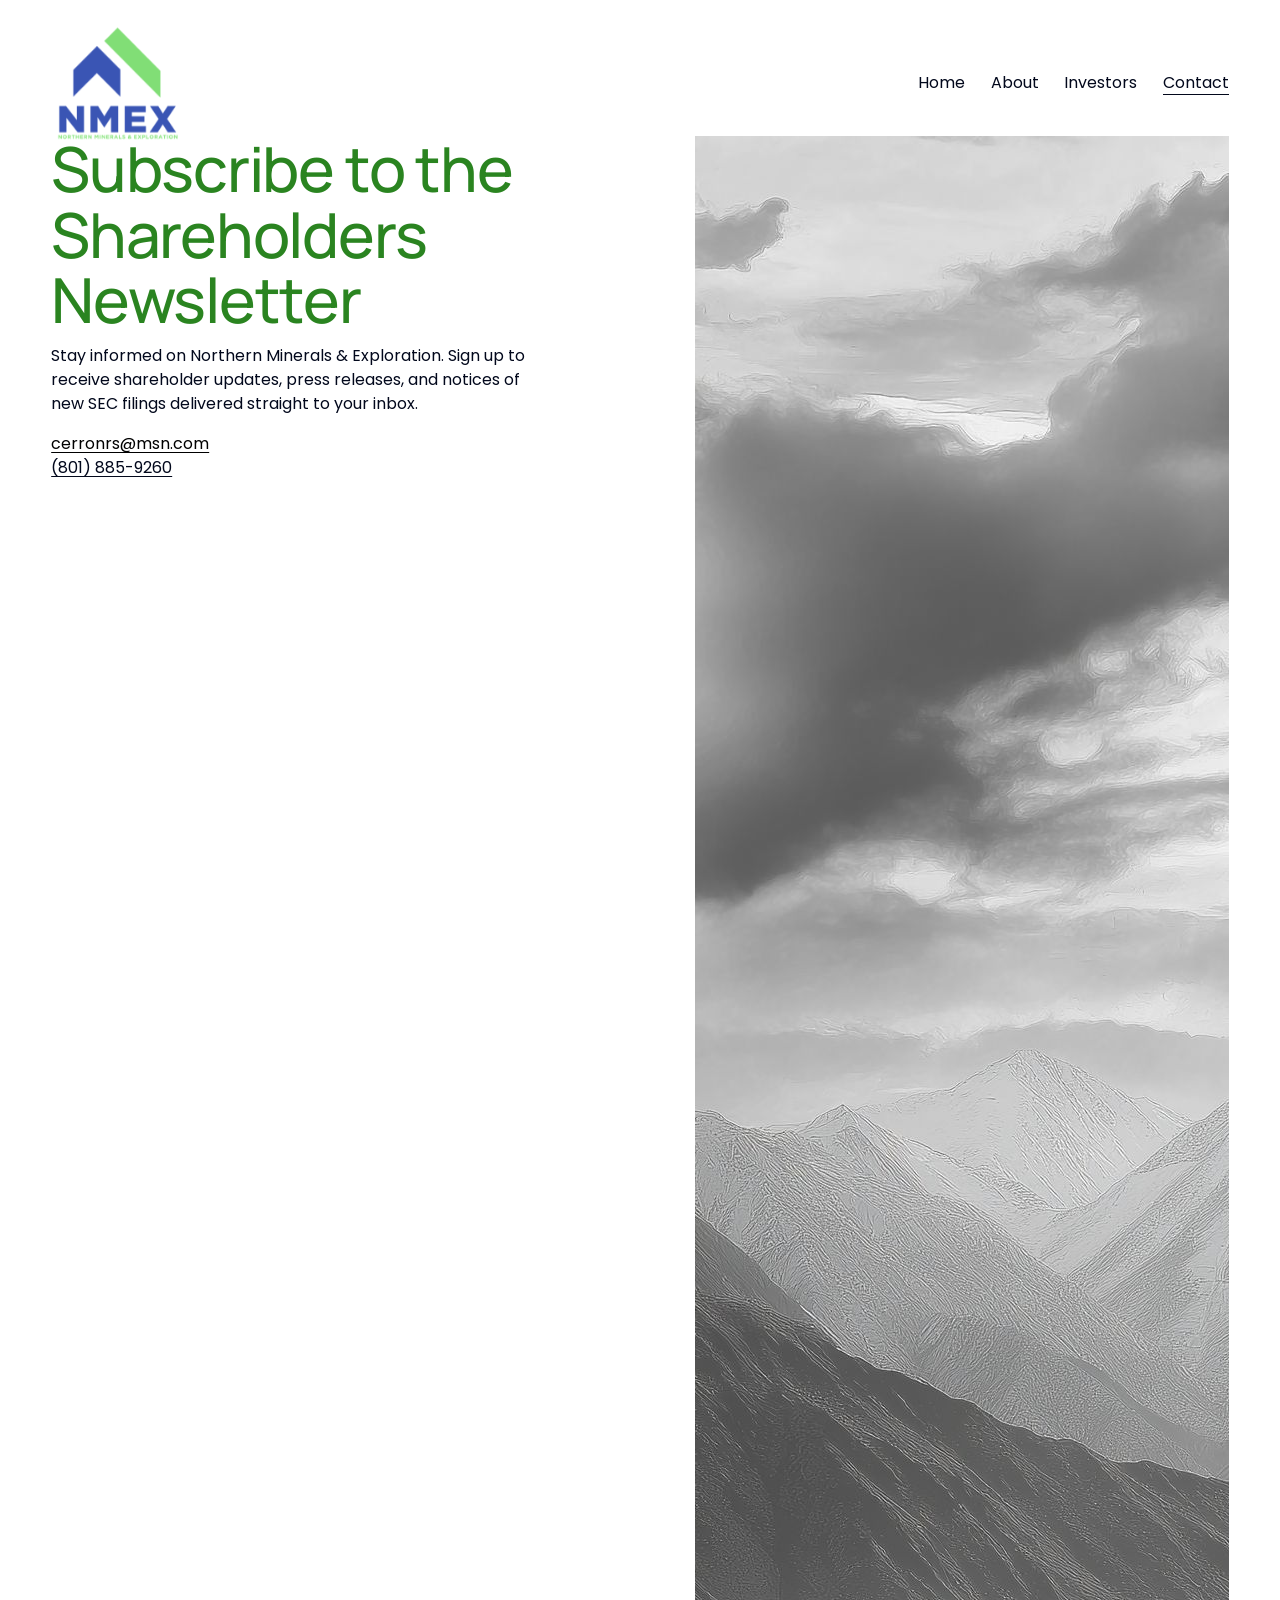
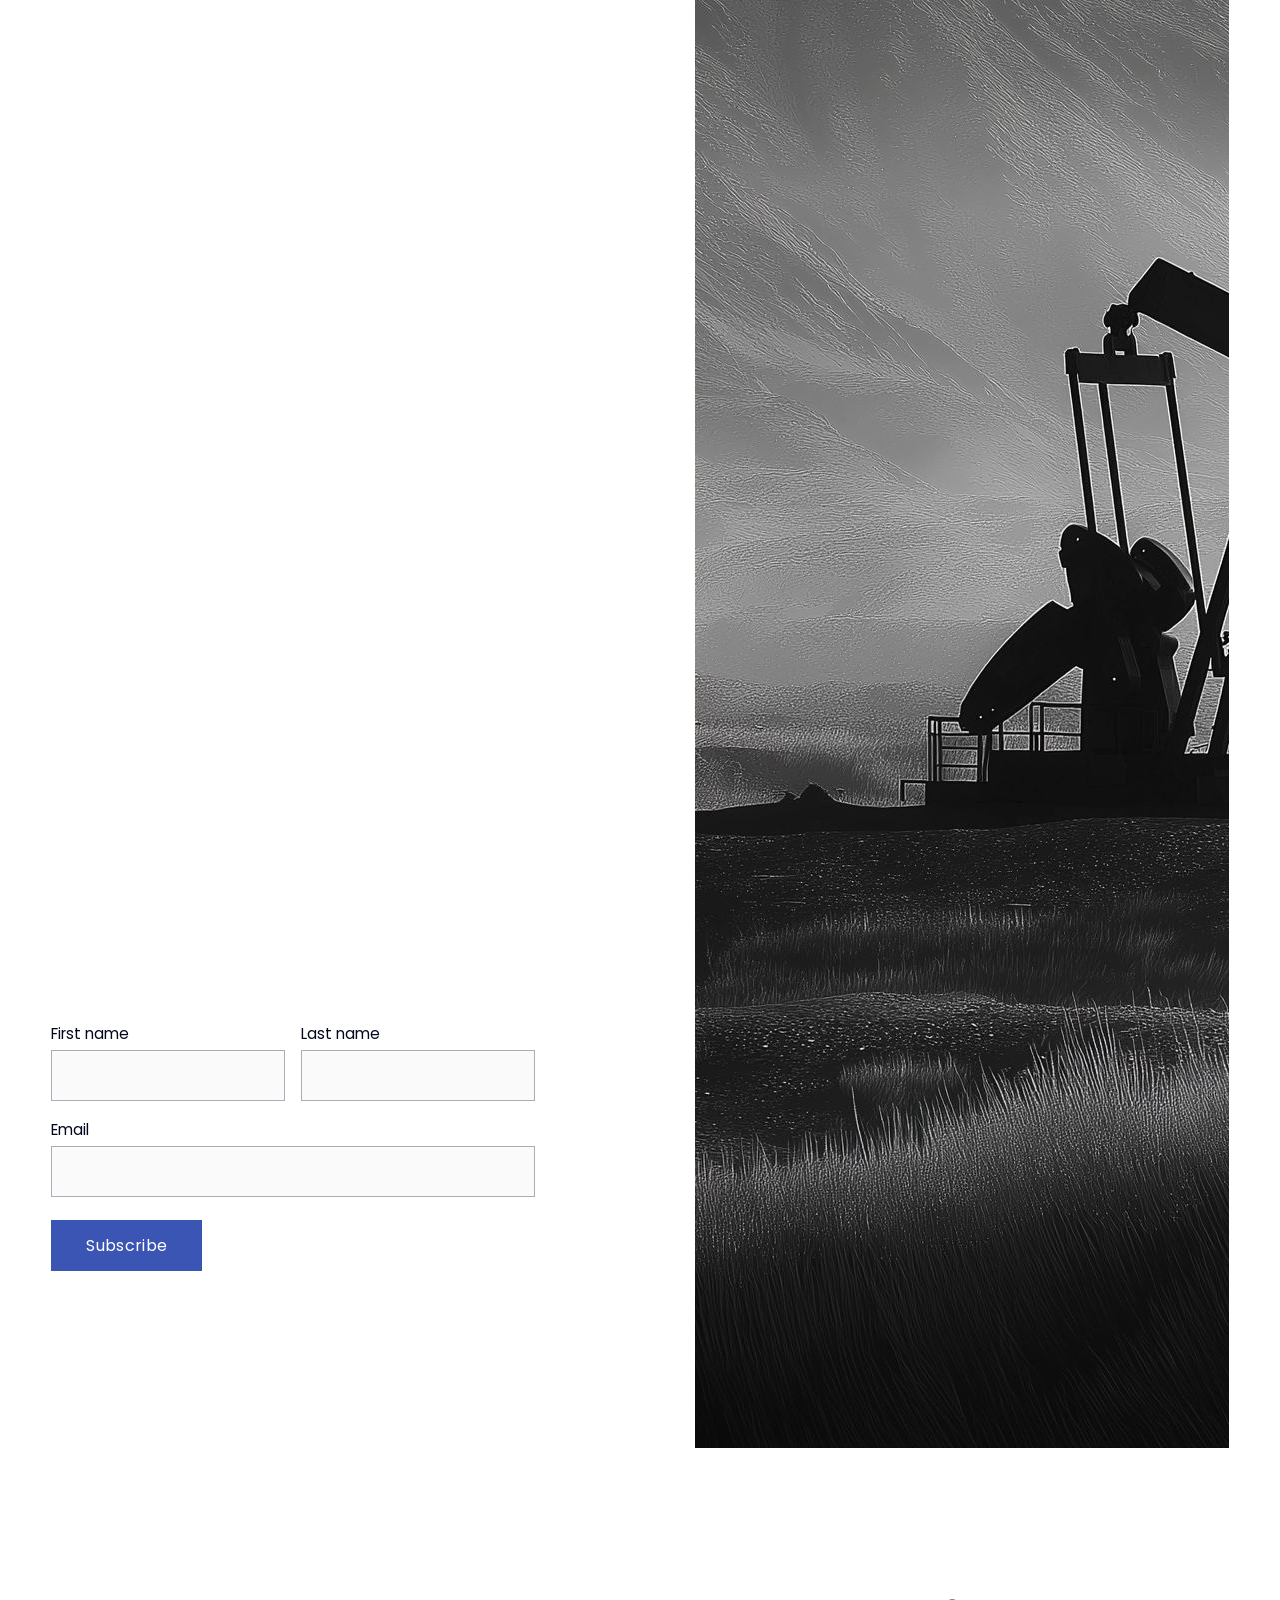
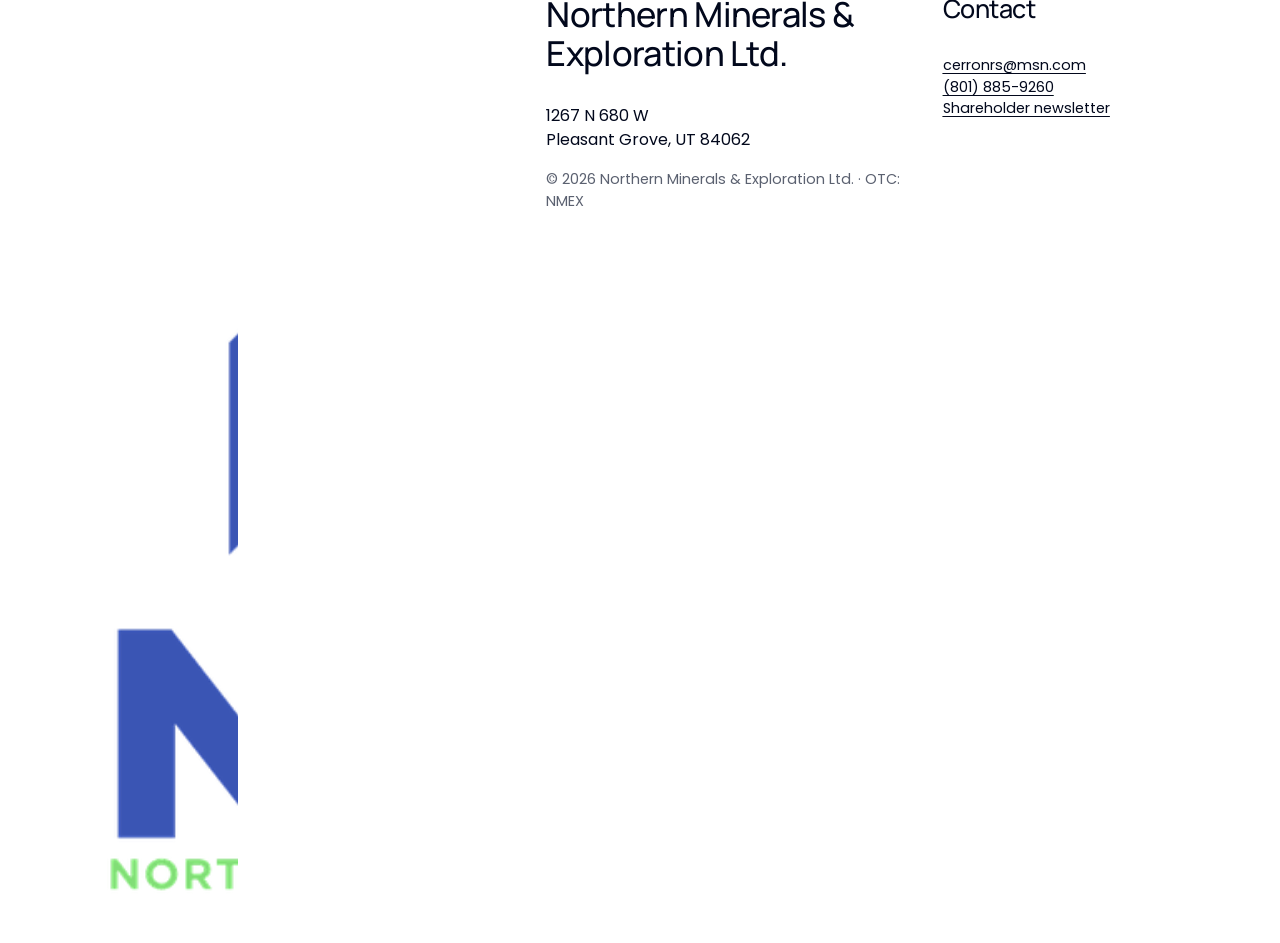
<file: contact.html>
<!doctype html>
<html xmlns:og="http://opengraphprotocol.org/schema/" xmlns:fb="http://www.facebook.com/2008/fbml" lang="en-US"  >
  <head>
    <meta http-equiv="X-UA-Compatible" content="IE=edge,chrome=1">
    <meta name="viewport" content="width=device-width, initial-scale=1">
    <!-- This is Squarespace. --><!-- chicory-hyperboloid-29tn -->
<base href="">
<meta charset="utf-8" />
<title>Shareholder Newsletter &amp; Contact — Northern Minerals and Exploration</title>
<meta http-equiv="Accept-CH" content="Sec-CH-UA-Platform-Version, Sec-CH-UA-Model" /><link rel="icon" href="/favicon.ico" sizes="any"><link rel="icon" type="image/png" sizes="32x32" href="/assets/img/favicon-32.png"><link rel="icon" type="image/png" sizes="192x192" href="/assets/img/favicon-192.png"><link rel="apple-touch-icon" href="/assets/img/apple-touch-icon.png">
<link rel="canonical" href="https://nmex.ltd/contact"/>
<meta property="og:site_name" content="Northern Minerals and Exploration"/>
<meta property="og:title" content="Shareholder Newsletter &amp; Contact"/>
<meta name="twitter:image" content="https://nmex.ltd/assets/img/og-image.jpg"/>
<meta name="twitter:description" content="Subscribe to the NMEX shareholder newsletter. Reach Northern Minerals &amp; Exploration at cerronrs@msn.com or (801) 885-9260."/>
<meta itemprop="description" content="Subscribe to the NMEX shareholder newsletter. Reach Northern Minerals &amp; Exploration at cerronrs@msn.com or (801) 885-9260."/>
<meta itemprop="image" content="https://nmex.ltd/assets/img/og-image.jpg"/>
<meta itemprop="thumbnailUrl" content="https://nmex.ltd/assets/img/og-image.jpg"/>
<meta property="og:image:height" content="630"/>
<meta property="og:image:width" content="1200"/>
<meta property="og:image" content="https://nmex.ltd/assets/img/og-image.jpg"/>
<meta property="og:description" content="Subscribe to the NMEX shareholder newsletter. Reach Northern Minerals &amp; Exploration at cerronrs@msn.com or (801) 885-9260."/>
<meta property="og:url" content="https://nmex.ltd/contact"/>
<meta property="og:type" content="website"/>
<meta itemprop="name" content="Shareholder Newsletter &amp; Contact"/>
<meta itemprop="url" content="https://nmex.ltd/contact"/>
<meta name="twitter:title" content="Shareholder Newsletter &amp; Contact"/>
<meta name="twitter:url" content="https://nmex.ltd/contact"/>
<meta name="twitter:card" content="summary_large_image"/>
<meta name="description" content="Subscribe to the NMEX shareholder newsletter. Reach Northern Minerals &amp; Exploration at cerronrs@msn.com or (801) 885-9260." />
<!-- Performance hints (manually added, additive only): early-connect to Squarespace/Google CDNs + preload header logo -->
<link rel="preconnect" href="https://definitions.sqspcdn.com">
<link rel="preconnect" href="https://static1.squarespace.com">
<link rel="preconnect" href="https://fonts.googleapis.com">
<link rel="preconnect" href="https://assets.squarespace.com" crossorigin>
<link rel="dns-prefetch" href="https://definitions.sqspcdn.com">
<link rel="dns-prefetch" href="https://static1.squarespace.com">
<link rel="dns-prefetch" href="https://fonts.googleapis.com">
<link rel="dns-prefetch" href="https://assets.squarespace.com">
<link rel="preload" as="image" href="/assets/img/nmex-logo.png" fetchpriority="high">
<link rel="preconnect" href="https://fonts.gstatic.com" crossorigin>
<link rel="stylesheet" href="https://fonts.googleapis.com/css2?family=Manrope:ital,wght@0,500;0,700&family=Poppins:ital,wght@0,400;0,700;1,400;1,700"><script type="text/javascript" crossorigin="anonymous" defer="true" nomodule="nomodule" src="https://assets.squarespace.com/@sqs/polyfiller/1.6/legacy.js"></script>
<script type="text/javascript" crossorigin="anonymous" defer="true" src="https://assets.squarespace.com/@sqs/polyfiller/1.6/modern.js"></script>
<script data-name="static-context">Static = window.Static || {}; Static.SQUARESPACE_CONTEXT = {"betaFeatureFlags":["enable_modernized_pdp_m3_layout_ux","contacts_and_campaigns_redesign","commerce_product_payment_plan_editing","marketing_automations","campaigns_discount_section_in_blasts","enable_modernized_pdp_m3_fluid","campaigns_merch_state","campaigns_table_v2","scripts_defer","enable_form_submission_trigger","marketing_landing_page","campaigns_discount_section_in_automations","nested_categories","campaigns_thumbnail_layout","campaigns_new_image_layout_picker","new_stacked_index","member_areas_feature","modernized-pdp-m2-enabled","campaigns_import_discounts","i18n_beta_website_locales","output_template_css_assets","override_block_styles","supports_versioned_template_assets"],"facebookAppId":"314192535267336","facebookApiVersion":"v6.0","rollups":{"squarespace-announcement-bar":{"js":"//assets.squarespace.com/universal/scripts-compressed/announcement-bar-0d42d1862159c4e6-min.en-US.js"},"squarespace-audio-player":{"css":"//assets.squarespace.com/universal/styles-compressed/audio-player-b05f5197a871c566-min.en-US.css","js":"//assets.squarespace.com/universal/scripts-compressed/audio-player-5b804831f1e69672-min.en-US.js"},"squarespace-blog-collection-list":{"css":"//assets.squarespace.com/universal/styles-compressed/blog-collection-list-b4046463b72f34e2-min.en-US.css","js":"//assets.squarespace.com/universal/scripts-compressed/blog-collection-list-d5bd5d2a1524b858-min.en-US.js"},"squarespace-calendar-block-renderer":{"css":"//assets.squarespace.com/universal/styles-compressed/calendar-block-renderer-c3fef2a497c8e56b-min.en-US.css","js":"//assets.squarespace.com/universal/scripts-compressed/calendar-block-renderer-eb449d66ffd023be-min.en-US.js"},"squarespace-chartjs-helpers":{"css":"//assets.squarespace.com/universal/styles-compressed/chartjs-helpers-96b256171ee039c1-min.en-US.css","js":"//assets.squarespace.com/universal/scripts-compressed/chartjs-helpers-0f6610ea3f198027-min.en-US.js"},"squarespace-comments":{"css":"//assets.squarespace.com/universal/styles-compressed/comments-1909adba615d1267-min.en-US.css","js":"//assets.squarespace.com/universal/scripts-compressed/comments-22e133c4dc8842c4-min.en-US.js"},"squarespace-custom-css-popup":{"css":"//assets.squarespace.com/universal/styles-compressed/custom-css-popup-f387ac693a6f379a-min.en-US.css","js":"//assets.squarespace.com/universal/scripts-compressed/custom-css-popup-c462f0abc4c9779c-min.en-US.js"},"squarespace-dialog":{"css":"//assets.squarespace.com/universal/styles-compressed/dialog-86aacd645d83874c-min.en-US.css","js":"//assets.squarespace.com/universal/scripts-compressed/dialog-f53da749b97dee38-min.en-US.js"},"squarespace-events-collection":{"css":"//assets.squarespace.com/universal/styles-compressed/events-collection-c3fef2a497c8e56b-min.en-US.css","js":"//assets.squarespace.com/universal/scripts-compressed/events-collection-36e982b07d060c96-min.en-US.js"},"squarespace-form-rendering-utils":{"js":"//assets.squarespace.com/universal/scripts-compressed/form-rendering-utils-2034576bee2ca374-min.en-US.js"},"squarespace-forms":{"css":"//assets.squarespace.com/universal/styles-compressed/forms-0afd3c6ac30bbab1-min.en-US.css","js":"//assets.squarespace.com/universal/scripts-compressed/forms-93a072eb173475ab-min.en-US.js"},"squarespace-gallery-collection-list":{"css":"//assets.squarespace.com/universal/styles-compressed/gallery-collection-list-b4046463b72f34e2-min.en-US.css","js":"//assets.squarespace.com/universal/scripts-compressed/gallery-collection-list-9f7aecddb0723bd7-min.en-US.js"},"squarespace-image-zoom":{"css":"//assets.squarespace.com/universal/styles-compressed/image-zoom-b4046463b72f34e2-min.en-US.css","js":"//assets.squarespace.com/universal/scripts-compressed/image-zoom-52dbe9048953f4ac-min.en-US.js"},"squarespace-pinterest":{"css":"//assets.squarespace.com/universal/styles-compressed/pinterest-b4046463b72f34e2-min.en-US.css","js":"//assets.squarespace.com/universal/scripts-compressed/pinterest-62ef3cd44d2c3736-min.en-US.js"},"squarespace-popup-overlay":{"css":"//assets.squarespace.com/universal/styles-compressed/popup-overlay-b742b752f5880972-min.en-US.css","js":"//assets.squarespace.com/universal/scripts-compressed/popup-overlay-b63a4b86cd036d89-min.en-US.js"},"squarespace-product-quick-view":{"css":"//assets.squarespace.com/universal/styles-compressed/product-quick-view-0afd3c6ac30bbab1-min.en-US.css","js":"//assets.squarespace.com/universal/scripts-compressed/product-quick-view-e45ff32cd19a63a1-min.en-US.js"},"squarespace-products-collection-item-v2":{"css":"//assets.squarespace.com/universal/styles-compressed/products-collection-item-v2-b4046463b72f34e2-min.en-US.css","js":"//assets.squarespace.com/universal/scripts-compressed/products-collection-item-v2-c2ab0e31b1585540-min.en-US.js"},"squarespace-products-collection-list-v2":{"css":"//assets.squarespace.com/universal/styles-compressed/products-collection-list-v2-b4046463b72f34e2-min.en-US.css","js":"//assets.squarespace.com/universal/scripts-compressed/products-collection-list-v2-c476cb19fc080a16-min.en-US.js"},"squarespace-search-page":{"css":"//assets.squarespace.com/universal/styles-compressed/search-page-90a67fc09b9b32c6-min.en-US.css","js":"//assets.squarespace.com/universal/scripts-compressed/search-page-ceba448b3f1e31a7-min.en-US.js"},"squarespace-search-preview":{"js":"//assets.squarespace.com/universal/scripts-compressed/search-preview-5f4cebfd0bfdcca2-min.en-US.js"},"squarespace-simple-liking":{"css":"//assets.squarespace.com/universal/styles-compressed/simple-liking-701bf8bbc05ec6aa-min.en-US.css","js":"//assets.squarespace.com/universal/scripts-compressed/simple-liking-a5d16f553c1269c6-min.en-US.js"},"squarespace-social-buttons":{"css":"//assets.squarespace.com/universal/styles-compressed/social-buttons-95032e5fa98e47a5-min.en-US.css","js":"//assets.squarespace.com/universal/scripts-compressed/social-buttons-47746ee59e9cf20f-min.en-US.js"},"squarespace-tourdates":{"css":"//assets.squarespace.com/universal/styles-compressed/tourdates-b4046463b72f34e2-min.en-US.css","js":"//assets.squarespace.com/universal/scripts-compressed/tourdates-20b473f1d1e43c1d-min.en-US.js"},"squarespace-website-overlays-manager":{"css":"//assets.squarespace.com/universal/styles-compressed/website-overlays-manager-07ea5a4e004e6710-min.en-US.css","js":"//assets.squarespace.com/universal/scripts-compressed/website-overlays-manager-62ad7f8ae9b90855-min.en-US.js"}},"pageType":2,"website":{"id":"66ec58be18a2627b0cc441a0","captchaSettings":{"enabledForDonations":false},"cloneable":false,"contentModifiedOn":1726768631908,"formattingLocale":"en-US","fullSiteTitle":"Contact \u2014 Northern Minerals and Exploration","identifier":"chicory-hyperboloid-29tn","imageMetadataProcessingEnabled":false,"isHstsEnabled":true,"language":"en-US","location":{},"logoImageId":"66fdac9ecc205c594be2e46f","primaryDomain":"www.northernmineralsandexploration.com","screenshotId":"00bce755cc8744d9af414bc3bd02abe5088a3a8947c8690e238c19d76e3d2222","shareButtonOptions":{"7":true,"4":true,"1":true,"3":true,"8":true,"2":true,"6":true},"showOwnerLogin":false,"siteStatus":{},"siteTitle":"Northern Minerals and Exploration","sslSetting":3,"timeZone":"America/Chicago","translationLocale":"en-US","typekitId":"","websiteType":4,"hasBeenCloneable":false,"statsMigrated":false,"authenticUrl":"https://www.northernmineralsandexploration.com","baseUrl":"https://www.northernmineralsandexploration.com","internalUrl":"https://chicory-hyperboloid-29tn.squarespace.com","logoImageUrl":"//images.squarespace-cdn.com/content/v1/66ec58be18a2627b0cc441a0/7cdf3689-2d57-4c66-9e98-3f9cdcca025f/NMEX_Logo-1.png","machineTimeZoneOffset":-18000000,"timeZoneAbbr":"CDT","timeZoneOffset":-18000000},"websiteSettings":{"id":"66ec58be18a2627b0cc441a3","websiteId":"66ec58be18a2627b0cc441a0","subjects":[],"country":"US","state":"TX","simpleLikingEnabled":true,"mobileInfoBarSettings":{"isContactEmailEnabled":false,"isContactPhoneNumberEnabled":false,"isLocationEnabled":false,"isBusinessHoursEnabled":false},"announcementBarSettings":{},"commentLikesAllowed":true,"commentAnonAllowed":true,"commentThreaded":true,"commentApprovalRequired":false,"commentAvatarsOn":true,"commentSortType":2,"commentFlagThreshold":0,"commentFlagsAllowed":true,"commentEnableByDefault":true,"commentDisableAfterDaysDefault":0,"disqusShortname":"","commentsEnabled":false,"businessHours":{},"storeSettings":{"returnPolicy":null,"termsOfService":null,"privacyPolicy":null,"expressCheckout":false,"continueShoppingLinkUrl":"/","useLightCart":false,"showNoteField":false,"shippingCountryDefaultValue":"US","billToShippingDefaultValue":false,"showShippingPhoneNumber":true,"isShippingPhoneRequired":false,"showBillingPhoneNumber":true,"isBillingPhoneRequired":false,"currenciesSupported":["USD","CAD","GBP","AUD","EUR","CHF","NOK","SEK","DKK","NZD","SGD","MXN","HKD","CZK","ILS","MYR","RUB","PHP","PLN","THB","BRL","ARS","COP","IDR","INR","JPY","ZAR"],"defaultCurrency":"USD","selectedCurrency":"USD","measurementStandard":1,"showCustomCheckoutForm":false,"checkoutPageMarketingOptInEnabled":true,"enableMailingListOptInByDefault":false,"sameAsRetailLocation":false,"merchandisingSettings":{"scarcityEnabledOnProductItems":false,"scarcityEnabledOnProductBlocks":false,"scarcityMessageType":"DEFAULT_SCARCITY_MESSAGE","scarcityThreshold":10,"multipleQuantityAllowedForServices":true,"restockNotificationsEnabled":false,"restockNotificationsSuccessText":"","restockNotificationsMailingListSignUpEnabled":false,"relatedProductsEnabled":false,"relatedProductsOrdering":"random","soldOutVariantsDropdownDisabled":false,"productComposerOptedIn":false,"productComposerABTestOptedOut":false,"productReviewsEnabled":false},"minimumOrderSubtotalEnabled":false,"minimumOrderSubtotal":{"currency":"USD","value":"0.00"},"addToCartConfirmationType":2,"isLive":false,"multipleQuantityAllowedForServices":true},"useEscapeKeyToLogin":false,"ssBadgeType":1,"ssBadgePosition":4,"ssBadgeVisibility":1,"ssBadgeDevices":1,"pinterestOverlayOptions":{"mode":"disabled"},"userAccountsSettings":{"loginAllowed":true,"signupAllowed":true}},"cookieSettings":{"isCookieBannerEnabled":false,"isRestrictiveCookiePolicyEnabled":false,"cookieBannerText":"","cookieBannerTheme":"","cookieBannerVariant":"","cookieBannerPosition":"","cookieBannerCtaVariant":"","cookieBannerCtaText":"","cookieBannerAcceptType":"OPT_IN","cookieBannerOptOutCtaText":"","cookieBannerHasOptOut":false,"cookieBannerHasManageCookies":true,"cookieBannerManageCookiesLabel":"","cookieBannerSavedPreferencesText":"","cookieBannerSavedPreferencesLayout":"PILL"},"websiteCloneable":false,"collection":{"title":"Contact","id":"66ec59245e7dbf18fe099b1f","fullUrl":"/contact","type":10,"permissionType":1},"subscribed":false,"appDomain":"squarespace.com","templateTweakable":true,"tweakJSON":{"form-use-theme-colors":"true","header-logo-height":"115px","header-mobile-logo-max-height":"30px","header-vert-padding":"2vw","header-width":"Inset","maxPageWidth":"1400px","mobile-header-vert-padding":"6vw","pagePadding":"4vw","tweak-blog-alternating-side-by-side-image-aspect-ratio":"1:1 Square","tweak-blog-alternating-side-by-side-image-spacing":"6%","tweak-blog-alternating-side-by-side-meta-spacing":"20px","tweak-blog-alternating-side-by-side-primary-meta":"Categories","tweak-blog-alternating-side-by-side-read-more-spacing":"20px","tweak-blog-alternating-side-by-side-secondary-meta":"Date","tweak-blog-basic-grid-columns":"3","tweak-blog-basic-grid-image-aspect-ratio":"3:2 Standard","tweak-blog-basic-grid-image-spacing":"35px","tweak-blog-basic-grid-meta-spacing":"25px","tweak-blog-basic-grid-primary-meta":"Categories","tweak-blog-basic-grid-read-more-spacing":"20px","tweak-blog-basic-grid-secondary-meta":"Date","tweak-blog-item-custom-width":"50","tweak-blog-item-show-author-profile":"false","tweak-blog-item-width":"Medium","tweak-blog-masonry-columns":"2","tweak-blog-masonry-horizontal-spacing":"30px","tweak-blog-masonry-image-spacing":"20px","tweak-blog-masonry-meta-spacing":"20px","tweak-blog-masonry-primary-meta":"Categories","tweak-blog-masonry-read-more-spacing":"20px","tweak-blog-masonry-secondary-meta":"Date","tweak-blog-masonry-vertical-spacing":"30px","tweak-blog-side-by-side-image-aspect-ratio":"1:1 Square","tweak-blog-side-by-side-image-spacing":"6%","tweak-blog-side-by-side-meta-spacing":"20px","tweak-blog-side-by-side-primary-meta":"Categories","tweak-blog-side-by-side-read-more-spacing":"20px","tweak-blog-side-by-side-secondary-meta":"Date","tweak-blog-single-column-image-spacing":"50px","tweak-blog-single-column-meta-spacing":"30px","tweak-blog-single-column-primary-meta":"Categories","tweak-blog-single-column-read-more-spacing":"15px","tweak-blog-single-column-secondary-meta":"Date","tweak-events-stacked-show-thumbnails":"true","tweak-events-stacked-thumbnail-size":"3:2 Standard","tweak-fixed-header":"false","tweak-fixed-header-style":"Basic","tweak-global-animations-animation-curve":"ease","tweak-global-animations-animation-delay":"0.1s","tweak-global-animations-animation-duration":"0.1s","tweak-global-animations-animation-style":"fade","tweak-global-animations-animation-type":"none","tweak-global-animations-complexity-level":"detailed","tweak-global-animations-enabled":"false","tweak-portfolio-grid-basic-custom-height":"50","tweak-portfolio-grid-overlay-custom-height":"50","tweak-portfolio-hover-follow-acceleration":"10%","tweak-portfolio-hover-follow-animation-duration":"Fast","tweak-portfolio-hover-follow-animation-type":"Fade","tweak-portfolio-hover-follow-delimiter":"Bullet","tweak-portfolio-hover-follow-front":"false","tweak-portfolio-hover-follow-layout":"Inline","tweak-portfolio-hover-follow-size":"50","tweak-portfolio-hover-follow-text-spacing-x":"1.5","tweak-portfolio-hover-follow-text-spacing-y":"1.5","tweak-portfolio-hover-static-animation-duration":"Fast","tweak-portfolio-hover-static-animation-type":"Fade","tweak-portfolio-hover-static-delimiter":"Hyphen","tweak-portfolio-hover-static-front":"true","tweak-portfolio-hover-static-layout":"Inline","tweak-portfolio-hover-static-size":"50","tweak-portfolio-hover-static-text-spacing-x":"1.5","tweak-portfolio-hover-static-text-spacing-y":"1.5","tweak-portfolio-index-background-animation-duration":"Medium","tweak-portfolio-index-background-animation-type":"Fade","tweak-portfolio-index-background-custom-height":"50","tweak-portfolio-index-background-delimiter":"None","tweak-portfolio-index-background-height":"Large","tweak-portfolio-index-background-horizontal-alignment":"Center","tweak-portfolio-index-background-link-format":"Stacked","tweak-portfolio-index-background-persist":"false","tweak-portfolio-index-background-vertical-alignment":"Middle","tweak-portfolio-index-background-width":"Full","tweak-transparent-header":"true"},"templateId":"5c5a519771c10ba3470d8101","templateVersion":"7.1","pageFeatures":[1,2,4],"gmRenderKey":"QUl6YVN5Q0JUUk9xNkx1dkZfSUUxcjQ2LVQ0QWVUU1YtMGQ3bXk4","templateScriptsRootUrl":"https://static1.squarespace.com/static/vta/5c5a519771c10ba3470d8101/scripts/","impersonatedSession":false,"tzData":{"zones":[[-360,"US","C%sT",null]],"rules":{"US":[[1967,2006,null,"Oct","lastSun","2:00","0","S"],[1987,2006,null,"Apr","Sun>=1","2:00","1:00","D"],[2007,"max",null,"Mar","Sun>=8","2:00","1:00","D"],[2007,"max",null,"Nov","Sun>=1","2:00","0","S"]]}},"showAnnouncementBar":false,"recaptchaEnterpriseContext":{"recaptchaEnterpriseSiteKey":"6LdDFQwjAAAAAPigEvvPgEVbb7QBm-TkVJdDTlAv"},"i18nContext":{"timeZoneData":{"id":"America/Chicago","name":"Central Time"}},"env":"PRODUCTION","visitorFormContext":{"formFieldFormats":{"initialPhoneFormat":{"id":0,"type":"PHONE_NUMBER","country":"US","labelLocale":"en-US","fields":[{"type":"SEPARATOR","label":"(","identifier":"LeftParen","length":0,"required":false,"metadata":{}},{"type":"FIELD","label":"1","identifier":"1","length":3,"required":false,"metadata":{}},{"type":"SEPARATOR","label":")","identifier":"RightParen","length":0,"required":false,"metadata":{}},{"type":"SEPARATOR","label":" ","identifier":"Space","length":0,"required":false,"metadata":{}},{"type":"FIELD","label":"2","identifier":"2","length":3,"required":false,"metadata":{}},{"type":"SEPARATOR","label":"-","identifier":"Dash","length":0,"required":false,"metadata":{}},{"type":"FIELD","label":"3","identifier":"3","length":14,"required":false,"metadata":{}}]},"initialNameOrder":"GIVEN_FIRST","initialAddressFormat":{"id":0,"type":"ADDRESS","country":"US","labelLocale":"en","fields":[{"type":"FIELD","label":"Address Line 1","identifier":"Line1","length":0,"required":true,"metadata":{"autocomplete":"address-line1"}},{"type":"SEPARATOR","label":"\n","identifier":"Newline","length":0,"required":false,"metadata":{}},{"type":"FIELD","label":"Address Line 2","identifier":"Line2","length":0,"required":false,"metadata":{"autocomplete":"address-line2"}},{"type":"SEPARATOR","label":"\n","identifier":"Newline","length":0,"required":false,"metadata":{}},{"type":"FIELD","label":"City","identifier":"City","length":0,"required":true,"metadata":{"autocomplete":"address-level2"}},{"type":"SEPARATOR","label":",","identifier":"Comma","length":0,"required":false,"metadata":{}},{"type":"SEPARATOR","label":" ","identifier":"Space","length":0,"required":false,"metadata":{}},{"type":"FIELD","label":"State","identifier":"State","length":0,"required":true,"metadata":{"autocomplete":"address-level1"}},{"type":"SEPARATOR","label":" ","identifier":"Space","length":0,"required":false,"metadata":{}},{"type":"FIELD","label":"ZIP Code","identifier":"Zip","length":0,"required":true,"metadata":{"autocomplete":"postal-code"}}]},"countries":[{"name":"Afghanistan","code":"AF","phoneCode":"+93"},{"name":"\u00C5land Islands","code":"AX","phoneCode":"+358"},{"name":"Albania","code":"AL","phoneCode":"+355"},{"name":"Algeria","code":"DZ","phoneCode":"+213"},{"name":"American Samoa","code":"AS","phoneCode":"+1"},{"name":"Andorra","code":"AD","phoneCode":"+376"},{"name":"Angola","code":"AO","phoneCode":"+244"},{"name":"Anguilla","code":"AI","phoneCode":"+1"},{"name":"Antigua & Barbuda","code":"AG","phoneCode":"+1"},{"name":"Argentina","code":"AR","phoneCode":"+54"},{"name":"Armenia","code":"AM","phoneCode":"+374"},{"name":"Aruba","code":"AW","phoneCode":"+297"},{"name":"Ascension Island","code":"AC","phoneCode":"+247"},{"name":"Australia","code":"AU","phoneCode":"+61"},{"name":"Austria","code":"AT","phoneCode":"+43"},{"name":"Azerbaijan","code":"AZ","phoneCode":"+994"},{"name":"Bahamas","code":"BS","phoneCode":"+1"},{"name":"Bahrain","code":"BH","phoneCode":"+973"},{"name":"Bangladesh","code":"BD","phoneCode":"+880"},{"name":"Barbados","code":"BB","phoneCode":"+1"},{"name":"Belarus","code":"BY","phoneCode":"+375"},{"name":"Belgium","code":"BE","phoneCode":"+32"},{"name":"Belize","code":"BZ","phoneCode":"+501"},{"name":"Benin","code":"BJ","phoneCode":"+229"},{"name":"Bermuda","code":"BM","phoneCode":"+1"},{"name":"Bhutan","code":"BT","phoneCode":"+975"},{"name":"Bolivia","code":"BO","phoneCode":"+591"},{"name":"Bosnia & Herzegovina","code":"BA","phoneCode":"+387"},{"name":"Botswana","code":"BW","phoneCode":"+267"},{"name":"Brazil","code":"BR","phoneCode":"+55"},{"name":"British Indian Ocean Territory","code":"IO","phoneCode":"+246"},{"name":"British Virgin Islands","code":"VG","phoneCode":"+1"},{"name":"Brunei","code":"BN","phoneCode":"+673"},{"name":"Bulgaria","code":"BG","phoneCode":"+359"},{"name":"Burkina Faso","code":"BF","phoneCode":"+226"},{"name":"Burundi","code":"BI","phoneCode":"+257"},{"name":"Cambodia","code":"KH","phoneCode":"+855"},{"name":"Cameroon","code":"CM","phoneCode":"+237"},{"name":"Canada","code":"CA","phoneCode":"+1"},{"name":"Cape Verde","code":"CV","phoneCode":"+238"},{"name":"Caribbean Netherlands","code":"BQ","phoneCode":"+599"},{"name":"Cayman Islands","code":"KY","phoneCode":"+1"},{"name":"Central African Republic","code":"CF","phoneCode":"+236"},{"name":"Chad","code":"TD","phoneCode":"+235"},{"name":"Chile","code":"CL","phoneCode":"+56"},{"name":"China","code":"CN","phoneCode":"+86"},{"name":"Christmas Island","code":"CX","phoneCode":"+61"},{"name":"Cocos (Keeling) Islands","code":"CC","phoneCode":"+61"},{"name":"Colombia","code":"CO","phoneCode":"+57"},{"name":"Comoros","code":"KM","phoneCode":"+269"},{"name":"Congo - Brazzaville","code":"CG","phoneCode":"+242"},{"name":"Congo - Kinshasa","code":"CD","phoneCode":"+243"},{"name":"Cook Islands","code":"CK","phoneCode":"+682"},{"name":"Costa Rica","code":"CR","phoneCode":"+506"},{"name":"C\u00F4te d\u2019Ivoire","code":"CI","phoneCode":"+225"},{"name":"Croatia","code":"HR","phoneCode":"+385"},{"name":"Cuba","code":"CU","phoneCode":"+53"},{"name":"Cura\u00E7ao","code":"CW","phoneCode":"+599"},{"name":"Cyprus","code":"CY","phoneCode":"+357"},{"name":"Czechia","code":"CZ","phoneCode":"+420"},{"name":"Denmark","code":"DK","phoneCode":"+45"},{"name":"Djibouti","code":"DJ","phoneCode":"+253"},{"name":"Dominica","code":"DM","phoneCode":"+1"},{"name":"Dominican Republic","code":"DO","phoneCode":"+1"},{"name":"Ecuador","code":"EC","phoneCode":"+593"},{"name":"Egypt","code":"EG","phoneCode":"+20"},{"name":"El Salvador","code":"SV","phoneCode":"+503"},{"name":"Equatorial Guinea","code":"GQ","phoneCode":"+240"},{"name":"Eritrea","code":"ER","phoneCode":"+291"},{"name":"Estonia","code":"EE","phoneCode":"+372"},{"name":"Eswatini","code":"SZ","phoneCode":"+268"},{"name":"Ethiopia","code":"ET","phoneCode":"+251"},{"name":"Falkland Islands","code":"FK","phoneCode":"+500"},{"name":"Faroe Islands","code":"FO","phoneCode":"+298"},{"name":"Fiji","code":"FJ","phoneCode":"+679"},{"name":"Finland","code":"FI","phoneCode":"+358"},{"name":"France","code":"FR","phoneCode":"+33"},{"name":"French Guiana","code":"GF","phoneCode":"+594"},{"name":"French Polynesia","code":"PF","phoneCode":"+689"},{"name":"Gabon","code":"GA","phoneCode":"+241"},{"name":"Gambia","code":"GM","phoneCode":"+220"},{"name":"Georgia","code":"GE","phoneCode":"+995"},{"name":"Germany","code":"DE","phoneCode":"+49"},{"name":"Ghana","code":"GH","phoneCode":"+233"},{"name":"Gibraltar","code":"GI","phoneCode":"+350"},{"name":"Greece","code":"GR","phoneCode":"+30"},{"name":"Greenland","code":"GL","phoneCode":"+299"},{"name":"Grenada","code":"GD","phoneCode":"+1"},{"name":"Guadeloupe","code":"GP","phoneCode":"+590"},{"name":"Guam","code":"GU","phoneCode":"+1"},{"name":"Guatemala","code":"GT","phoneCode":"+502"},{"name":"Guernsey","code":"GG","phoneCode":"+44"},{"name":"Guinea","code":"GN","phoneCode":"+224"},{"name":"Guinea-Bissau","code":"GW","phoneCode":"+245"},{"name":"Guyana","code":"GY","phoneCode":"+592"},{"name":"Haiti","code":"HT","phoneCode":"+509"},{"name":"Honduras","code":"HN","phoneCode":"+504"},{"name":"Hong Kong SAR China","code":"HK","phoneCode":"+852"},{"name":"Hungary","code":"HU","phoneCode":"+36"},{"name":"Iceland","code":"IS","phoneCode":"+354"},{"name":"India","code":"IN","phoneCode":"+91"},{"name":"Indonesia","code":"ID","phoneCode":"+62"},{"name":"Iran","code":"IR","phoneCode":"+98"},{"name":"Iraq","code":"IQ","phoneCode":"+964"},{"name":"Ireland","code":"IE","phoneCode":"+353"},{"name":"Isle of Man","code":"IM","phoneCode":"+44"},{"name":"Israel","code":"IL","phoneCode":"+972"},{"name":"Italy","code":"IT","phoneCode":"+39"},{"name":"Jamaica","code":"JM","phoneCode":"+1"},{"name":"Japan","code":"JP","phoneCode":"+81"},{"name":"Jersey","code":"JE","phoneCode":"+44"},{"name":"Jordan","code":"JO","phoneCode":"+962"},{"name":"Kazakhstan","code":"KZ","phoneCode":"+7"},{"name":"Kenya","code":"KE","phoneCode":"+254"},{"name":"Kiribati","code":"KI","phoneCode":"+686"},{"name":"Kosovo","code":"XK","phoneCode":"+383"},{"name":"Kuwait","code":"KW","phoneCode":"+965"},{"name":"Kyrgyzstan","code":"KG","phoneCode":"+996"},{"name":"Laos","code":"LA","phoneCode":"+856"},{"name":"Latvia","code":"LV","phoneCode":"+371"},{"name":"Lebanon","code":"LB","phoneCode":"+961"},{"name":"Lesotho","code":"LS","phoneCode":"+266"},{"name":"Liberia","code":"LR","phoneCode":"+231"},{"name":"Libya","code":"LY","phoneCode":"+218"},{"name":"Liechtenstein","code":"LI","phoneCode":"+423"},{"name":"Lithuania","code":"LT","phoneCode":"+370"},{"name":"Luxembourg","code":"LU","phoneCode":"+352"},{"name":"Macao SAR China","code":"MO","phoneCode":"+853"},{"name":"Madagascar","code":"MG","phoneCode":"+261"},{"name":"Malawi","code":"MW","phoneCode":"+265"},{"name":"Malaysia","code":"MY","phoneCode":"+60"},{"name":"Maldives","code":"MV","phoneCode":"+960"},{"name":"Mali","code":"ML","phoneCode":"+223"},{"name":"Malta","code":"MT","phoneCode":"+356"},{"name":"Marshall Islands","code":"MH","phoneCode":"+692"},{"name":"Martinique","code":"MQ","phoneCode":"+596"},{"name":"Mauritania","code":"MR","phoneCode":"+222"},{"name":"Mauritius","code":"MU","phoneCode":"+230"},{"name":"Mayotte","code":"YT","phoneCode":"+262"},{"name":"Mexico","code":"MX","phoneCode":"+52"},{"name":"Micronesia","code":"FM","phoneCode":"+691"},{"name":"Moldova","code":"MD","phoneCode":"+373"},{"name":"Monaco","code":"MC","phoneCode":"+377"},{"name":"Mongolia","code":"MN","phoneCode":"+976"},{"name":"Montenegro","code":"ME","phoneCode":"+382"},{"name":"Montserrat","code":"MS","phoneCode":"+1"},{"name":"Morocco","code":"MA","phoneCode":"+212"},{"name":"Mozambique","code":"MZ","phoneCode":"+258"},{"name":"Myanmar (Burma)","code":"MM","phoneCode":"+95"},{"name":"Namibia","code":"NA","phoneCode":"+264"},{"name":"Nauru","code":"NR","phoneCode":"+674"},{"name":"Nepal","code":"NP","phoneCode":"+977"},{"name":"Netherlands","code":"NL","phoneCode":"+31"},{"name":"New Caledonia","code":"NC","phoneCode":"+687"},{"name":"New Zealand","code":"NZ","phoneCode":"+64"},{"name":"Nicaragua","code":"NI","phoneCode":"+505"},{"name":"Niger","code":"NE","phoneCode":"+227"},{"name":"Nigeria","code":"NG","phoneCode":"+234"},{"name":"Niue","code":"NU","phoneCode":"+683"},{"name":"Norfolk Island","code":"NF","phoneCode":"+672"},{"name":"Northern Mariana Islands","code":"MP","phoneCode":"+1"},{"name":"North Korea","code":"KP","phoneCode":"+850"},{"name":"North Macedonia","code":"MK","phoneCode":"+389"},{"name":"Norway","code":"NO","phoneCode":"+47"},{"name":"Oman","code":"OM","phoneCode":"+968"},{"name":"Pakistan","code":"PK","phoneCode":"+92"},{"name":"Palau","code":"PW","phoneCode":"+680"},{"name":"Palestinian Territories","code":"PS","phoneCode":"+970"},{"name":"Panama","code":"PA","phoneCode":"+507"},{"name":"Papua New Guinea","code":"PG","phoneCode":"+675"},{"name":"Paraguay","code":"PY","phoneCode":"+595"},{"name":"Peru","code":"PE","phoneCode":"+51"},{"name":"Philippines","code":"PH","phoneCode":"+63"},{"name":"Poland","code":"PL","phoneCode":"+48"},{"name":"Portugal","code":"PT","phoneCode":"+351"},{"name":"Puerto Rico","code":"PR","phoneCode":"+1"},{"name":"Qatar","code":"QA","phoneCode":"+974"},{"name":"R\u00E9union","code":"RE","phoneCode":"+262"},{"name":"Romania","code":"RO","phoneCode":"+40"},{"name":"Russia","code":"RU","phoneCode":"+7"},{"name":"Rwanda","code":"RW","phoneCode":"+250"},{"name":"Samoa","code":"WS","phoneCode":"+685"},{"name":"San Marino","code":"SM","phoneCode":"+378"},{"name":"S\u00E3o Tom\u00E9 & Pr\u00EDncipe","code":"ST","phoneCode":"+239"},{"name":"Saudi Arabia","code":"SA","phoneCode":"+966"},{"name":"Senegal","code":"SN","phoneCode":"+221"},{"name":"Serbia","code":"RS","phoneCode":"+381"},{"name":"Seychelles","code":"SC","phoneCode":"+248"},{"name":"Sierra Leone","code":"SL","phoneCode":"+232"},{"name":"Singapore","code":"SG","phoneCode":"+65"},{"name":"Sint Maarten","code":"SX","phoneCode":"+1"},{"name":"Slovakia","code":"SK","phoneCode":"+421"},{"name":"Slovenia","code":"SI","phoneCode":"+386"},{"name":"Solomon Islands","code":"SB","phoneCode":"+677"},{"name":"Somalia","code":"SO","phoneCode":"+252"},{"name":"South Africa","code":"ZA","phoneCode":"+27"},{"name":"South Korea","code":"KR","phoneCode":"+82"},{"name":"South Sudan","code":"SS","phoneCode":"+211"},{"name":"Spain","code":"ES","phoneCode":"+34"},{"name":"Sri Lanka","code":"LK","phoneCode":"+94"},{"name":"St. Barth\u00E9lemy","code":"BL","phoneCode":"+590"},{"name":"St. Helena","code":"SH","phoneCode":"+290"},{"name":"St. Kitts & Nevis","code":"KN","phoneCode":"+1"},{"name":"St. Lucia","code":"LC","phoneCode":"+1"},{"name":"St. Martin","code":"MF","phoneCode":"+590"},{"name":"St. Pierre & Miquelon","code":"PM","phoneCode":"+508"},{"name":"St. Vincent & Grenadines","code":"VC","phoneCode":"+1"},{"name":"Sudan","code":"SD","phoneCode":"+249"},{"name":"Suriname","code":"SR","phoneCode":"+597"},{"name":"Svalbard & Jan Mayen","code":"SJ","phoneCode":"+47"},{"name":"Sweden","code":"SE","phoneCode":"+46"},{"name":"Switzerland","code":"CH","phoneCode":"+41"},{"name":"Syria","code":"SY","phoneCode":"+963"},{"name":"Taiwan","code":"TW","phoneCode":"+886"},{"name":"Tajikistan","code":"TJ","phoneCode":"+992"},{"name":"Tanzania","code":"TZ","phoneCode":"+255"},{"name":"Thailand","code":"TH","phoneCode":"+66"},{"name":"Timor-Leste","code":"TL","phoneCode":"+670"},{"name":"Togo","code":"TG","phoneCode":"+228"},{"name":"Tokelau","code":"TK","phoneCode":"+690"},{"name":"Tonga","code":"TO","phoneCode":"+676"},{"name":"Trinidad & Tobago","code":"TT","phoneCode":"+1"},{"name":"Tristan da Cunha","code":"TA","phoneCode":"+290"},{"name":"Tunisia","code":"TN","phoneCode":"+216"},{"name":"T\u00FCrkiye","code":"TR","phoneCode":"+90"},{"name":"Turkmenistan","code":"TM","phoneCode":"+993"},{"name":"Turks & Caicos Islands","code":"TC","phoneCode":"+1"},{"name":"Tuvalu","code":"TV","phoneCode":"+688"},{"name":"U.S. Virgin Islands","code":"VI","phoneCode":"+1"},{"name":"Uganda","code":"UG","phoneCode":"+256"},{"name":"Ukraine","code":"UA","phoneCode":"+380"},{"name":"United Arab Emirates","code":"AE","phoneCode":"+971"},{"name":"United Kingdom","code":"GB","phoneCode":"+44"},{"name":"United States","code":"US","phoneCode":"+1"},{"name":"Uruguay","code":"UY","phoneCode":"+598"},{"name":"Uzbekistan","code":"UZ","phoneCode":"+998"},{"name":"Vanuatu","code":"VU","phoneCode":"+678"},{"name":"Vatican City","code":"VA","phoneCode":"+39"},{"name":"Venezuela","code":"VE","phoneCode":"+58"},{"name":"Vietnam","code":"VN","phoneCode":"+84"},{"name":"Wallis & Futuna","code":"WF","phoneCode":"+681"},{"name":"Western Sahara","code":"EH","phoneCode":"+212"},{"name":"Yemen","code":"YE","phoneCode":"+967"},{"name":"Zambia","code":"ZM","phoneCode":"+260"},{"name":"Zimbabwe","code":"ZW","phoneCode":"+263"}]},"localizedStrings":{"validation":{"noValidSelection":"A valid selection must be made.","invalidUrl":"Must be a valid URL.","stringTooLong":"Value should have a length no longer than {0}.","containsInvalidKey":"{0} contains an invalid key.","invalidTwitterUsername":"Must be a valid Twitter username.","valueOutsideRange":"Value must be in the range {0} to {1}.","invalidPassword":"Passwords should not contain whitespace.","missingRequiredSubfields":"{0} is missing required subfields: {1}","invalidCurrency":"Currency value should be formatted like 1234 or 123.99.","invalidMapSize":"Value should contain exactly {0} elements.","subfieldsRequired":"All fields in {0} are required.","formSubmissionFailed":"Form submission failed. Review the following information: {0}.","invalidCountryCode":"Country code should have an optional plus and up to 4 digits.","invalidDate":"This is not a real date.","required":"{0} is required.","invalidStringLength":"Value should be {0} characters long.","invalidEmail":"Email addresses should follow the format user@domain.com.","invalidListLength":"Value should be {0} elements long.","allEmpty":"Please fill out at least one form field.","missingRequiredQuestion":"Missing a required question.","invalidQuestion":"Contained an invalid question.","captchaFailure":"Captcha validation failed. Please try again.","stringTooShort":"Value should have a length of at least {0}.","invalid":"{0} is not valid.","formErrors":"Form Errors","containsInvalidValue":"{0} contains an invalid value.","invalidUnsignedNumber":"Numbers must contain only digits and no other characters.","invalidName":"Valid names contain only letters, numbers, spaces, ', or - characters."},"submit":"Submit","status":{"title":"{@} Block","learnMore":"Learn more"},"name":{"firstName":"First Name","lastName":"Last Name"},"lightbox":{"openForm":"Open Form"},"likert":{"agree":"Agree","stronglyDisagree":"Strongly Disagree","disagree":"Disagree","stronglyAgree":"Strongly Agree","neutral":"Neutral"},"time":{"am":"AM","second":"Second","pm":"PM","minute":"Minute","amPm":"AM/PM","hour":"Hour"},"notFound":"Form not found.","date":{"yyyy":"YYYY","year":"Year","mm":"MM","day":"Day","month":"Month","dd":"DD"},"phone":{"country":"Country","number":"Number","prefix":"Prefix","areaCode":"Area Code","line":"Line"},"submitError":"Unable to submit form. Please try again later.","address":{"stateProvince":"State/Province","country":"Country","zipPostalCode":"Zip/Postal Code","address2":"Address 2","address1":"Address 1","city":"City"},"email":{"signUp":"Sign up for news and updates"},"required":"(required)","invalidData":"Invalid form data."}}};</script><script type="text/javascript">SQUARESPACE_ROLLUPS = {};</script>
<script>(function(rollups, name) { if (!rollups[name]) { rollups[name] = {}; } rollups[name].js = ["//assets.squarespace.com/universal/scripts-compressed/visitor-site-error-reporter-fdfb276a20173335-min.en-US.js"]; })(SQUARESPACE_ROLLUPS, 'squarespace-visitor_site_error_reporter');</script>
<script crossorigin="anonymous" src="https://assets.squarespace.com/universal/scripts-compressed/visitor-site-error-reporter-fdfb276a20173335-min.en-US.js" defer ></script><script>(function(rollups, name) { if (!rollups[name]) { rollups[name] = {}; } rollups[name].js = ["//assets.squarespace.com/universal/scripts-compressed/extract-css-runtime-dc9e4d1b6788af2f-min.en-US.js"]; })(SQUARESPACE_ROLLUPS, 'squarespace-extract_css_runtime');</script>
<script crossorigin="anonymous" src="https://assets.squarespace.com/universal/scripts-compressed/extract-css-runtime-dc9e4d1b6788af2f-min.en-US.js" defer ></script><script>(function(rollups, name) { if (!rollups[name]) { rollups[name] = {}; } rollups[name].js = ["//assets.squarespace.com/universal/scripts-compressed/extract-css-moment-js-vendor-bdf89e58ccd909c7-min.en-US.js"]; })(SQUARESPACE_ROLLUPS, 'squarespace-extract_css_moment_js_vendor');</script>
<script crossorigin="anonymous" src="https://assets.squarespace.com/universal/scripts-compressed/extract-css-moment-js-vendor-bdf89e58ccd909c7-min.en-US.js" defer ></script><script>(function(rollups, name) { if (!rollups[name]) { rollups[name] = {}; } rollups[name].js = ["//assets.squarespace.com/universal/scripts-compressed/cldr-resource-pack-7809c22ce1c64b20-min.en-US.js"]; })(SQUARESPACE_ROLLUPS, 'squarespace-cldr_resource_pack');</script>
<script crossorigin="anonymous" src="https://assets.squarespace.com/universal/scripts-compressed/cldr-resource-pack-7809c22ce1c64b20-min.en-US.js" defer ></script><script>(function(rollups, name) { if (!rollups[name]) { rollups[name] = {}; } rollups[name].js = ["//assets.squarespace.com/universal/scripts-compressed/common-vendors-stable-219c33e5378d8300-min.en-US.js"]; })(SQUARESPACE_ROLLUPS, 'squarespace-common_vendors_stable');</script>
<script crossorigin="anonymous" src="https://assets.squarespace.com/universal/scripts-compressed/common-vendors-stable-219c33e5378d8300-min.en-US.js" defer ></script><script>(function(rollups, name) { if (!rollups[name]) { rollups[name] = {}; } rollups[name].js = ["//assets.squarespace.com/universal/scripts-compressed/common-vendors-f006011644dd19e2-min.en-US.js"]; })(SQUARESPACE_ROLLUPS, 'squarespace-common_vendors');</script>
<script crossorigin="anonymous" src="https://assets.squarespace.com/universal/scripts-compressed/common-vendors-f006011644dd19e2-min.en-US.js" defer ></script><script>(function(rollups, name) { if (!rollups[name]) { rollups[name] = {}; } rollups[name].js = ["//assets.squarespace.com/universal/scripts-compressed/common-fe44e424cf1b45ff-min.en-US.js"]; })(SQUARESPACE_ROLLUPS, 'squarespace-common');</script>
<script crossorigin="anonymous" src="https://assets.squarespace.com/universal/scripts-compressed/common-fe44e424cf1b45ff-min.en-US.js" defer ></script><script>(function(rollups, name) { if (!rollups[name]) { rollups[name] = {}; } rollups[name].js = ["//assets.squarespace.com/universal/scripts-compressed/user-account-core-cdcb7cd486d6c77e-min.en-US.js"]; })(SQUARESPACE_ROLLUPS, 'squarespace-user_account_core');</script>
<script crossorigin="anonymous" src="https://assets.squarespace.com/universal/scripts-compressed/user-account-core-cdcb7cd486d6c77e-min.en-US.js" defer ></script><script>(function(rollups, name) { if (!rollups[name]) { rollups[name] = {}; } rollups[name].css = ["//assets.squarespace.com/universal/styles-compressed/user-account-core-307d50f196c01a72-min.en-US.css"]; })(SQUARESPACE_ROLLUPS, 'squarespace-user_account_core');</script>
<link rel="stylesheet" type="text/css" href="https://assets.squarespace.com/universal/styles-compressed/user-account-core-307d50f196c01a72-min.en-US.css"><script>(function(rollups, name) { if (!rollups[name]) { rollups[name] = {}; } rollups[name].js = ["//assets.squarespace.com/universal/scripts-compressed/performance-ebdd8dedee2a8a9a-min.en-US.js"]; })(SQUARESPACE_ROLLUPS, 'squarespace-performance');</script>
<script crossorigin="anonymous" src="https://assets.squarespace.com/universal/scripts-compressed/performance-ebdd8dedee2a8a9a-min.en-US.js" defer ></script><link rel="stylesheet" type="text/css" href="https://definitions.sqspcdn.com/website-component-definition/static-assets/website.components.form/dc30ca1a-989b-4a53-bce3-0ecd70cab69b_845/website.components.form.styles.css"/><link rel="stylesheet" type="text/css" href="https://definitions.sqspcdn.com/website-component-definition/static-assets/website.components.html/3f13400f-4b87-40fd-a5b9-61abff229018_673/website.components.html.styles.css"/><link rel="stylesheet" type="text/css" href="https://definitions.sqspcdn.com/website-component-definition/static-assets/website.components.imageFluid/3b35a4d8-0e9e-4e83-ae5c-1bb41e2abaed_660/website.components.imageFluid.styles.css"/><script defer src="https://definitions.sqspcdn.com/website-component-definition/static-assets/website.components.imageFluid/3b35a4d8-0e9e-4e83-ae5c-1bb41e2abaed_660/website.components.imageFluid.visitor.js"></script><script defer src="https://definitions.sqspcdn.com/website-component-definition/static-assets/website.components.imageFluid/3b35a4d8-0e9e-4e83-ae5c-1bb41e2abaed_660/8018.js"></script><script defer src="https://definitions.sqspcdn.com/website-component-definition/static-assets/website.components.imageFluid/3b35a4d8-0e9e-4e83-ae5c-1bb41e2abaed_660/image-effect-liquid.js"></script><script defer src="https://definitions.sqspcdn.com/website-component-definition/static-assets/website.components.imageFluid/3b35a4d8-0e9e-4e83-ae5c-1bb41e2abaed_660/website.components.imageFluid.shared.constants.js"></script><script defer src="https://definitions.sqspcdn.com/website-component-definition/static-assets/website.components.imageFluid/3b35a4d8-0e9e-4e83-ae5c-1bb41e2abaed_660/image-effect-film-grain.js"></script><script defer src="https://definitions.sqspcdn.com/website-component-definition/static-assets/website.components.html/3f13400f-4b87-40fd-a5b9-61abff229018_673/website.components.html.visitor.js"></script><script defer src="https://definitions.sqspcdn.com/website-component-definition/static-assets/website.components.imageFluid/3b35a4d8-0e9e-4e83-ae5c-1bb41e2abaed_660/9882.js"></script><script defer src="https://definitions.sqspcdn.com/website-component-definition/static-assets/website.components.imageFluid/3b35a4d8-0e9e-4e83-ae5c-1bb41e2abaed_660/image-effect-refracted-circles.js"></script><script defer src="https://definitions.sqspcdn.com/website-component-definition/static-assets/website.components.imageFluid/3b35a4d8-0e9e-4e83-ae5c-1bb41e2abaed_660/image-effect-parallax.js"></script><script defer src="https://definitions.sqspcdn.com/website-component-definition/static-assets/website.components.imageFluid/3b35a4d8-0e9e-4e83-ae5c-1bb41e2abaed_660/748.js"></script><script defer src="https://definitions.sqspcdn.com/website-component-definition/static-assets/website.components.imageFluid/3b35a4d8-0e9e-4e83-ae5c-1bb41e2abaed_660/image-effect-refracted-lines.js"></script><script defer src="https://definitions.sqspcdn.com/website-component-definition/static-assets/website.components.form/dc30ca1a-989b-4a53-bce3-0ecd70cab69b_845/website.components.form.visitor.js"></script><script type="application/ld+json">{"url":"https://nmex.ltd","name":"Northern Minerals and Exploration","image":"https://nmex.ltd/assets/img/nmex-logo.png","@context":"http://schema.org","@type":"WebSite"}</script><script type="application/ld+json">{"@context":"https://schema.org","@type":"Organization","name":"Northern Minerals & Exploration Ltd.","alternateName":"NMEX","url":"https://nmex.ltd/","logo":"https://nmex.ltd/assets/img/nmex-logo.png","email":"cerronrs@msn.com","telephone":"+1-801-885-9260","address":{"@type":"PostalAddress","streetAddress":"1267 N 680 W","addressLocality":"Pleasant Grove","addressRegion":"UT","postalCode":"84062","addressCountry":"US"}}</script><link rel="stylesheet" type="text/css" href="/assets/squarespace/site.css"/><script>Static.COOKIE_BANNER_CAPABLE = true;</script>
<!-- End of Squarespace Headers -->
    
    
  <link rel="stylesheet" href="/assets/nmex.css">
<script src="/assets/nmex.js" defer></script>
</head>

  <body
    id="collection-66ec59245e7dbf18fe099b1f"
    class="
      tweak-blog-alternating-side-by-side-width-full tweak-blog-alternating-side-by-side-image-aspect-ratio-11-square tweak-blog-alternating-side-by-side-text-alignment-left tweak-blog-alternating-side-by-side-read-more-style-show tweak-blog-alternating-side-by-side-image-text-alignment-middle tweak-blog-alternating-side-by-side-delimiter-bullet tweak-blog-alternating-side-by-side-meta-position-top tweak-blog-alternating-side-by-side-primary-meta-categories tweak-blog-alternating-side-by-side-secondary-meta-date tweak-blog-alternating-side-by-side-excerpt-show image-block-poster-text-alignment-left image-block-card-content-position-center image-block-card-text-alignment-left image-block-overlap-content-position-center image-block-overlap-text-alignment-left image-block-collage-content-position-center image-block-collage-text-alignment-left image-block-stack-text-alignment-left form-use-theme-colors form-field-style-outline form-field-shape-pill form-field-border-all form-field-checkbox-type-icon form-field-checkbox-fill-outline form-field-checkbox-color-inverted form-field-checkbox-shape-rounded form-field-checkbox-layout-fit form-field-radio-type-icon form-field-radio-fill-outline form-field-radio-color-inverted form-field-radio-shape-rounded form-field-radio-layout-fit form-field-survey-fill-outline form-field-survey-color-inverted form-field-survey-shape-rounded form-field-hover-focus-outline form-submit-button-style-label  tweak-global-animations-complexity-level-detailed tweak-global-animations-animation-style-fade tweak-global-animations-animation-type-none tweak-global-animations-animation-curve-ease tweak-blog-masonry-width-full tweak-blog-masonry-text-alignment-left tweak-blog-masonry-primary-meta-categories tweak-blog-masonry-secondary-meta-date tweak-blog-masonry-meta-position-top tweak-blog-masonry-read-more-style-show tweak-blog-masonry-delimiter-space tweak-blog-masonry-image-placement-above tweak-blog-masonry-excerpt-show tweak-portfolio-grid-overlay-width-full tweak-portfolio-grid-overlay-height-large tweak-portfolio-grid-overlay-image-aspect-ratio-11-square tweak-portfolio-grid-overlay-text-placement-center tweak-portfolio-grid-overlay-show-text-after-hover tweak-blog-single-column-width-full tweak-blog-single-column-text-alignment-left tweak-blog-single-column-image-placement-above tweak-blog-single-column-delimiter-bullet tweak-blog-single-column-read-more-style-show tweak-blog-single-column-primary-meta-categories tweak-blog-single-column-secondary-meta-date tweak-blog-single-column-meta-position-top tweak-blog-single-column-content-full-post header-width-inset tweak-transparent-header  tweak-fixed-header-style-basic tweak-blog-item-width-medium tweak-blog-item-text-alignment-left tweak-blog-item-meta-position-below-title     tweak-blog-item-delimiter-bullet tweak-blog-side-by-side-width-full tweak-blog-side-by-side-image-placement-left tweak-blog-side-by-side-image-aspect-ratio-11-square tweak-blog-side-by-side-primary-meta-categories tweak-blog-side-by-side-secondary-meta-date tweak-blog-side-by-side-meta-position-top tweak-blog-side-by-side-text-alignment-left tweak-blog-side-by-side-image-text-alignment-middle tweak-blog-side-by-side-read-more-style-show tweak-blog-side-by-side-delimiter-bullet tweak-blog-side-by-side-excerpt-show primary-button-style-solid primary-button-shape-custom secondary-button-style-outline secondary-button-shape-custom tertiary-button-style-outline tertiary-button-shape-underline tweak-events-stacked-width-full tweak-events-stacked-height-large  tweak-events-stacked-show-thumbnails tweak-events-stacked-thumbnail-size-32-standard tweak-events-stacked-date-style-with-text tweak-events-stacked-show-time tweak-events-stacked-show-location  tweak-events-stacked-show-excerpt  tweak-blog-basic-grid-width-inset tweak-blog-basic-grid-image-aspect-ratio-32-standard tweak-blog-basic-grid-text-alignment-center tweak-blog-basic-grid-delimiter-bullet tweak-blog-basic-grid-image-placement-above tweak-blog-basic-grid-read-more-style-show tweak-blog-basic-grid-primary-meta-categories tweak-blog-basic-grid-secondary-meta-date tweak-blog-basic-grid-excerpt-show tweak-portfolio-grid-basic-width-full tweak-portfolio-grid-basic-height-large tweak-portfolio-grid-basic-image-aspect-ratio-11-square tweak-portfolio-grid-basic-text-alignment-left tweak-portfolio-grid-basic-hover-effect-fade header-overlay-alignment-center tweak-portfolio-index-background-link-format-stacked tweak-portfolio-index-background-width-full tweak-portfolio-index-background-height-large  tweak-portfolio-index-background-vertical-alignment-middle tweak-portfolio-index-background-horizontal-alignment-center tweak-portfolio-index-background-delimiter-none tweak-portfolio-index-background-animation-type-fade tweak-portfolio-index-background-animation-duration-medium tweak-portfolio-hover-follow-layout-inline  tweak-portfolio-hover-follow-delimiter-bullet tweak-portfolio-hover-follow-animation-type-fade tweak-portfolio-hover-follow-animation-duration-fast tweak-portfolio-hover-static-layout-inline tweak-portfolio-hover-static-front tweak-portfolio-hover-static-delimiter-hyphen tweak-portfolio-hover-static-animation-type-fade tweak-portfolio-hover-static-animation-duration-fast hide-opentable-icons opentable-style-dark tweak-product-quick-view-button-style-floating tweak-product-quick-view-button-position-bottom tweak-product-quick-view-lightbox-excerpt-display-truncate tweak-product-quick-view-lightbox-show-arrows tweak-product-quick-view-lightbox-show-close-button tweak-product-quick-view-lightbox-controls-weight-light native-currency-code-usd collection-66ec59245e7dbf18fe099b1f collection-type-page collection-layout-default mobile-style-available sqs-seven-one
      
        
          
        
      
    "
    tabindex="-1"
  >
    <div
      id="siteWrapper"
      class="clearfix site-wrapper"
    >
      
        
      

      












  <header
    data-test="header"
    id="header"
    
    class="
      
        
          light
        
      
      header theme-col--primary
    "
    data-section-theme="light"
    data-controller="Header"
    data-current-styles="{
                                                                                                                                                                                                                            &quot;layout&quot;: &quot;navRight&quot;,
                                                                                                                                                                                                                            &quot;action&quot;: {
                                                                                                                                                                                                                              &quot;href&quot;: &quot;/appointments&quot;,
                                                                                                                                                                                                                              &quot;buttonText&quot;: &quot;Book now&quot;,
                                                                                                                                                                                                                              &quot;newWindow&quot;: false
                                                                                                                                                                                                                            },
                                                                                                                                                                                                                            &quot;showSocial&quot;: false,
                                                                                                                                                                                                                            &quot;socialOptions&quot;: {
                                                                                                                                                                                                                              &quot;socialBorderShape&quot;: &quot;none&quot;,
                                                                                                                                                                                                                              &quot;socialBorderStyle&quot;: &quot;outline&quot;,
                                                                                                                                                                                                                              &quot;socialBorderThickness&quot;: {
                                                                                                                                                                                                                                &quot;unit&quot;: &quot;px&quot;,
                                                                                                                                                                                                                                &quot;value&quot;: 1.0
                                                                                                                                                                                                                              }
                                                                                                                                                                                                                            },
                                                                                                                                                                                                                            &quot;menuOverlayAnimation&quot;: &quot;fade&quot;,
                                                                                                                                                                                                                            &quot;cartStyle&quot;: &quot;text&quot;,
                                                                                                                                                                                                                            &quot;cartText&quot;: &quot;Cart&quot;,
                                                                                                                                                                                                                            &quot;showEmptyCartState&quot;: false,
                                                                                                                                                                                                                            &quot;cartOptions&quot;: {
                                                                                                                                                                                                                              &quot;iconType&quot;: &quot;stroke-9&quot;,
                                                                                                                                                                                                                              &quot;cartBorderShape&quot;: &quot;none&quot;,
                                                                                                                                                                                                                              &quot;cartBorderStyle&quot;: &quot;outline&quot;,
                                                                                                                                                                                                                              &quot;cartBorderThickness&quot;: {
                                                                                                                                                                                                                                &quot;unit&quot;: &quot;px&quot;,
                                                                                                                                                                                                                                &quot;value&quot;: 1.0
                                                                                                                                                                                                                              }
                                                                                                                                                                                                                            },
                                                                                                                                                                                                                            &quot;showButton&quot;: false,
                                                                                                                                                                                                                            &quot;showCart&quot;: false,
                                                                                                                                                                                                                            &quot;showAccountLogin&quot;: false,
                                                                                                                                                                                                                            &quot;headerStyle&quot;: &quot;dynamic&quot;,
                                                                                                                                                                                                                            &quot;languagePicker&quot;: {
                                                                                                                                                                                                                              &quot;enabled&quot;: false,
                                                                                                                                                                                                                              &quot;iconEnabled&quot;: false,
                                                                                                                                                                                                                              &quot;iconType&quot;: &quot;globe&quot;,
                                                                                                                                                                                                                              &quot;flagShape&quot;: &quot;shiny&quot;,
                                                                                                                                                                                                                              &quot;languageFlags&quot;: [ ]
                                                                                                                                                                                                                            },
                                                                                                                                                                                                                            &quot;iconOptions&quot;: {
                                                                                                                                                                                                                              &quot;desktopDropdownIconOptions&quot;: {
                                                                                                                                                                                                                                &quot;endcapType&quot;: &quot;square&quot;,
                                                                                                                                                                                                                                &quot;folderDropdownIcon&quot;: &quot;none&quot;,
                                                                                                                                                                                                                                &quot;languagePickerIcon&quot;: &quot;openArrowHead&quot;
                                                                                                                                                                                                                              },
                                                                                                                                                                                                                              &quot;mobileDropdownIconOptions&quot;: {
                                                                                                                                                                                                                                &quot;endcapType&quot;: &quot;square&quot;,
                                                                                                                                                                                                                                &quot;folderDropdownIcon&quot;: &quot;openArrowHead&quot;,
                                                                                                                                                                                                                                &quot;languagePickerIcon&quot;: &quot;openArrowHead&quot;
                                                                                                                                                                                                                              }
                                                                                                                                                                                                                            },
                                                                                                                                                                                                                            &quot;mobileOptions&quot;: {
                                                                                                                                                                                                                              &quot;layout&quot;: &quot;logoLeftNavRight&quot;,
                                                                                                                                                                                                                              &quot;menuIconOptions&quot;: {
                                                                                                                                                                                                                                &quot;style&quot;: &quot;doubleLineHamburger&quot;,
                                                                                                                                                                                                                                &quot;thickness&quot;: {
                                                                                                                                                                                                                                  &quot;unit&quot;: &quot;px&quot;,
                                                                                                                                                                                                                                  &quot;value&quot;: 1.0
                                                                                                                                                                                                                                }
                                                                                                                                                                                                                              }
                                                                                                                                                                                                                            },
                                                                                                                                                                                                                            &quot;solidOptions&quot;: {
                                                                                                                                                                                                                              &quot;headerOpacity&quot;: {
                                                                                                                                                                                                                                &quot;unit&quot;: &quot;%&quot;,
                                                                                                                                                                                                                                &quot;value&quot;: 100.0
                                                                                                                                                                                                                              },
                                                                                                                                                                                                                              &quot;blurBackground&quot;: {
                                                                                                                                                                                                                                &quot;enabled&quot;: false,
                                                                                                                                                                                                                                &quot;blurRadius&quot;: {
                                                                                                                                                                                                                                  &quot;unit&quot;: &quot;px&quot;,
                                                                                                                                                                                                                                  &quot;value&quot;: 12.0
                                                                                                                                                                                                                                }
                                                                                                                                                                                                                              }
                                                                                                                                                                                                                            },
                                                                                                                                                                                                                            &quot;gradientOptions&quot;: {
                                                                                                                                                                                                                              &quot;gradientType&quot;: &quot;faded&quot;,
                                                                                                                                                                                                                              &quot;headerOpacity&quot;: {
                                                                                                                                                                                                                                &quot;unit&quot;: &quot;%&quot;,
                                                                                                                                                                                                                                &quot;value&quot;: 90.0
                                                                                                                                                                                                                              },
                                                                                                                                                                                                                              &quot;blurBackground&quot;: {
                                                                                                                                                                                                                                &quot;enabled&quot;: false,
                                                                                                                                                                                                                                &quot;blurRadius&quot;: {
                                                                                                                                                                                                                                  &quot;unit&quot;: &quot;px&quot;,
                                                                                                                                                                                                                                  &quot;value&quot;: 12.0
                                                                                                                                                                                                                                }
                                                                                                                                                                                                                              }
                                                                                                                                                                                                                            },
                                                                                                                                                                                                                            &quot;dropShadowOptions&quot;: {
                                                                                                                                                                                                                              &quot;enabled&quot;: false,
                                                                                                                                                                                                                              &quot;blur&quot;: {
                                                                                                                                                                                                                                &quot;unit&quot;: &quot;px&quot;,
                                                                                                                                                                                                                                &quot;value&quot;: 12.0
                                                                                                                                                                                                                              },
                                                                                                                                                                                                                              &quot;spread&quot;: {
                                                                                                                                                                                                                                &quot;unit&quot;: &quot;px&quot;,
                                                                                                                                                                                                                                &quot;value&quot;: 0.0
                                                                                                                                                                                                                              },
                                                                                                                                                                                                                              &quot;distance&quot;: {
                                                                                                                                                                                                                                &quot;unit&quot;: &quot;px&quot;,
                                                                                                                                                                                                                                &quot;value&quot;: 12.0
                                                                                                                                                                                                                              }
                                                                                                                                                                                                                            },
                                                                                                                                                                                                                            &quot;borderOptions&quot;: {
                                                                                                                                                                                                                              &quot;enabled&quot;: false,
                                                                                                                                                                                                                              &quot;position&quot;: &quot;allSides&quot;,
                                                                                                                                                                                                                              &quot;thickness&quot;: {
                                                                                                                                                                                                                                &quot;unit&quot;: &quot;px&quot;,
                                                                                                                                                                                                                                &quot;value&quot;: 4.0
                                                                                                                                                                                                                              }
                                                                                                                                                                                                                            },
                                                                                                                                                                                                                            &quot;showPromotedElement&quot;: false,
                                                                                                                                                                                                                            &quot;buttonVariant&quot;: &quot;primary&quot;,
                                                                                                                                                                                                                            &quot;blurBackground&quot;: {
                                                                                                                                                                                                                              &quot;enabled&quot;: false,
                                                                                                                                                                                                                              &quot;blurRadius&quot;: {
                                                                                                                                                                                                                                &quot;unit&quot;: &quot;px&quot;,
                                                                                                                                                                                                                                &quot;value&quot;: 12.0
                                                                                                                                                                                                                              }
                                                                                                                                                                                                                            },
                                                                                                                                                                                                                            &quot;headerOpacity&quot;: {
                                                                                                                                                                                                                              &quot;unit&quot;: &quot;%&quot;,
                                                                                                                                                                                                                              &quot;value&quot;: 100.0
                                                                                                                                                                                                                            }
                                                                                                                                                                                                                          }"
    data-section-id="header"
    data-header-style="dynamic"
    data-language-picker="{
                                                                                                                                                                                                                            &quot;enabled&quot;: false,
                                                                                                                                                                                                                            &quot;iconEnabled&quot;: false,
                                                                                                                                                                                                                            &quot;iconType&quot;: &quot;globe&quot;,
                                                                                                                                                                                                                            &quot;flagShape&quot;: &quot;shiny&quot;,
                                                                                                                                                                                                                            &quot;languageFlags&quot;: [ ]
                                                                                                                                                                                                                          }"
    data-native-multilingual=""
    
    data-first-focusable-element
    tabindex="-1"
    style="
      
      
      
      
      
      
    "
  >
    <svg  style="display:none" viewBox="0 0 22 22" xmlns="http://www.w3.org/2000/svg">
  <symbol id="circle" >
    <path d="M11.5 17C14.5376 17 17 14.5376 17 11.5C17 8.46243 14.5376 6 11.5 6C8.46243 6 6 8.46243 6 11.5C6 14.5376 8.46243 17 11.5 17Z" fill="none" />
  </symbol>

  <symbol id="circleFilled" >
    <path d="M11.5 17C14.5376 17 17 14.5376 17 11.5C17 8.46243 14.5376 6 11.5 6C8.46243 6 6 8.46243 6 11.5C6 14.5376 8.46243 17 11.5 17Z" />
  </symbol>

  <symbol id="dash" >
    <path d="M11 11H19H3" />
  </symbol>

  <symbol id="squareFilled" >
    <rect x="6" y="6" width="11" height="11" />
  </symbol>

  <symbol id="square" >
    <rect x="7" y="7" width="9" height="9" fill="none" stroke="inherit" />
  </symbol>
  
  <symbol id="plus" >
    <path d="M11 3V19" />
    <path d="M19 11L3 11"/>
  </symbol>
  
  <symbol id="closedArrow" >
    <path d="M11 11V2M11 18.1797L17 11.1477L5 11.1477L11 18.1797Z" fill="none" />
  </symbol>
  
  <symbol id="closedArrowFilled" >
    <path d="M11 11L11 2" stroke="inherit" fill="none"  />
    <path fill-rule="evenodd" clip-rule="evenodd" d="M2.74695 9.38428L19.038 9.38428L10.8925 19.0846L2.74695 9.38428Z" stroke-width="1" />
  </symbol>
  
  <symbol id="closedArrowHead" viewBox="0 0 22 22"  xmlns="http://www.w3.org/2000/symbol">
    <path d="M18 7L11 15L4 7L18 7Z" fill="none" stroke="inherit" />
  </symbol>
  
  
  <symbol id="closedArrowHeadFilled" viewBox="0 0 22 22"  xmlns="http://www.w3.org/2000/symbol">
    <path d="M18.875 6.5L11 15.5L3.125 6.5L18.875 6.5Z" />
  </symbol>
  
  <symbol id="openArrow" >
    <path d="M11 18.3591L11 3" stroke="inherit" fill="none"  />
    <path d="M18 11.5L11 18.5L4 11.5" stroke="inherit" fill="none"  />
  </symbol>
  
  <symbol id="openArrowHead" >
    <path d="M18 7L11 14L4 7" fill="none" />
  </symbol>

  <symbol id="pinchedArrow" >
    <path d="M11 17.3591L11 2" fill="none" />
    <path d="M2 11C5.85455 12.2308 8.81818 14.9038 11 18C13.1818 14.8269 16.1455 12.1538 20 11" fill="none" />
  </symbol>

  <symbol id="pinchedArrowFilled" >
    <path d="M11.05 10.4894C7.04096 8.73759 1.05005 8 1.05005 8C6.20459 11.3191 9.41368 14.1773 11.05 21C12.6864 14.0851 15.8955 11.227 21.05 8C21.05 8 15.0591 8.73759 11.05 10.4894Z" stroke-width="1"/>
    <path d="M11 11L11 1" fill="none"/>
  </symbol>

  <symbol id="pinchedArrowHead" >
    <path d="M2 7.24091C5.85455 8.40454 8.81818 10.9318 11 13.8591C13.1818 10.8591 16.1455 8.33181 20 7.24091"  fill="none" />
  </symbol>
  
  <symbol id="pinchedArrowHeadFilled" >
    <path d="M11.05 7.1591C7.04096 5.60456 1.05005 4.95001 1.05005 4.95001C6.20459 7.89547 9.41368 10.4318 11.05 16.4864C12.6864 10.35 15.8955 7.81365 21.05 4.95001C21.05 4.95001 15.0591 5.60456 11.05 7.1591Z" />
  </symbol>

</svg>
    
<div class="sqs-announcement-bar-dropzone"></div>

    <div class="header-announcement-bar-wrapper">
      
      <a
        href="contact.html#page"
        class="header-skip-link sqs-button-element--primary"
      >
        Skip to Content
      </a>
      


<style>
    @supports (-webkit-backdrop-filter: none) or (backdrop-filter: none) {
        .header-blur-background {
            
            
        }
    }
</style>
      <div
        class="header-border"
        data-header-style="dynamic"
        data-header-border="false"
        data-test="header-border"
        style="




"
      ></div>
      <div
        class="header-dropshadow"
        data-header-style="dynamic"
        data-header-dropshadow="false"
        data-test="header-dropshadow"
        style=""
      ></div>
      
      

      <div class='header-inner container--fluid
        
        
        
         header-mobile-layout-logo-left-nav-right
        
        
        
        
        
        
         header-layout-nav-right
        
        
        
        
        
        
        
        
        '
        data-test="header-inner"
        >
        <!-- Background -->
        <div class="header-background theme-bg--primary"></div>

        <div class="header-display-desktop" data-content-field="site-title">
          

          

          

          

          

          
          
            
            <!-- Social -->
            
          
            
            <!-- Title and nav wrapper -->
            <div class="header-title-nav-wrapper">
              

              

              
                
                <!-- Title -->
                
                  <div
                    class="
                      header-title
                      
                    "
                    data-animation-role="header-element"
                  >
                    
                      <div class="header-title-logo">
                        <a href="index.html" data-animation-role="header-element">
                        
<img alt="Northern Minerals &amp; Exploration (NMEX)" elementtiming="nbf-header-logo-desktop" src="/assets/img/nmex-logo.png" style="display:block" fetchpriority="high" loading="eager" decoding="async" data-loader="raw">

                        </a>
                      </div>

                    
                    
                  </div>
                
              
                
                <!-- Nav -->
                <div class="header-nav">
                  <div class="header-nav-wrapper">
                    <nav class="header-nav-list">
                      


  
    <div class="header-nav-item header-nav-item--collection header-nav-item--homepage">
      <a
        href="index.html"
        data-animation-role="header-element"
        
      >
        Home
      </a>
    </div>
  
  
  


  
    <div class="header-nav-item header-nav-item--collection">
      <a
        href="about.html"
        data-animation-role="header-element"
        
      >
        About
      </a>
    </div>
  
  
  


  
    <div class="header-nav-item header-nav-item--folder">
      <button
        class="header-nav-folder-title"
        data-href="/investors-1"
        data-animation-role="header-element"
        aria-expanded="false"
        aria-controls="investors"
        
      >
      <span class="header-nav-folder-title-text">
        Investors
      </span>
      </button>
      <div class="header-nav-folder-content" id="investors">
        
          
            <div class="header-nav-folder-item">
              <a
                href="investors-1.html"
                
              >
                <span class="header-nav-folder-item-content">
                  Investors
                </span>
              </a>
            </div>
          
          
        
          
          
            <div class="header-nav-folder-item header-nav-folder-item--external">
              <a href="https://www.otcmarkets.com/stock/NMEX/overview"  target="_blank" >OTC Markets</a>
            </div>
          
        
          
          
            <div class="header-nav-folder-item header-nav-folder-item--external">
              <a href="https://www.otcmarkets.com/stock/NMEX/financials"  target="_blank" >Financials</a>
            </div>
          
        
          
          
            <div class="header-nav-folder-item header-nav-folder-item--external">
              <a href="https://www.sec.gov/cgi-bin/browse-edgar?action=getcompany&CIK=1415744&type=8-K&dateb=&owner=exclude&count=100"  target="_blank" >8-K Filings</a>
            </div>
          
        
          
          
            <div class="header-nav-folder-item header-nav-folder-item--external">
              <a href="https://www.sec.gov/cgi-bin/browse-edgar?action=getcompany&CIK=1415744&type=10-Q&dateb=&owner=exclude&count=100"  target="_blank" >10-Q Filings</a>
            </div>
          
        
      </div>
    </div>
  
  


  
    <div class="header-nav-item header-nav-item--collection header-nav-item--active">
      <a
        href="contact.html"
        data-animation-role="header-element"
        
          aria-current="page"
        
      >
        Contact
      </a>
    </div>
  
  
  



                    </nav>
                  </div>
                </div>
              
              
            </div>
          
            
            <!-- Actions -->
            <div class="header-actions header-actions--right">
              
                
              
              

              

            
            

              
              <div class="showOnMobile">
                
              </div>

              
              <div class="showOnDesktop">
                
              </div>

              
            </div>
          
            


<style>
  .top-bun, 
  .patty, 
  .bottom-bun {
    height: 1px;
  }
</style>

<!-- Burger -->
<div class="header-burger

  menu-overlay-does-not-have-visible-non-navigation-items


  
  no-actions
  
" data-animation-role="header-element">
  <button class="header-burger-btn burger" data-test="header-burger">
    <span hidden class="js-header-burger-open-title visually-hidden">Open Menu</span>
    <span hidden class="js-header-burger-close-title visually-hidden">Close Menu</span>
    <div class="burger-box">
      <div class="burger-inner header-menu-icon-doubleLineHamburger">
        <div class="top-bun"></div>
        <div class="patty"></div>
        <div class="bottom-bun"></div>
      </div>
    </div>
  </button>
</div>

          

        </div>
        <div class="header-display-mobile" data-content-field="site-title">
          
            
            <!-- Social -->
            
          
            
            <!-- Title and nav wrapper -->
            <div class="header-title-nav-wrapper">
              

              

              
                
                <!-- Title -->
                
                  <div
                    class="
                      header-title
                      
                    "
                    data-animation-role="header-element"
                  >
                    
                      <div class="header-title-logo">
                        <a href="index.html" data-animation-role="header-element">
                        
<img alt="Northern Minerals &amp; Exploration (NMEX)" elementtiming="nbf-header-logo-desktop" src="/assets/img/nmex-logo.png" style="display:block" fetchpriority="high" loading="eager" decoding="async" data-loader="raw">

                        </a>
                      </div>

                    
                    
                  </div>
                
              
                
                <!-- Nav -->
                <div class="header-nav">
                  <div class="header-nav-wrapper">
                    <nav class="header-nav-list">
                      


  
    <div class="header-nav-item header-nav-item--collection header-nav-item--homepage">
      <a
        href="index.html"
        data-animation-role="header-element"
        
      >
        Home
      </a>
    </div>
  
  
  


  
    <div class="header-nav-item header-nav-item--collection">
      <a
        href="about.html"
        data-animation-role="header-element"
        
      >
        About
      </a>
    </div>
  
  
  


  
    <div class="header-nav-item header-nav-item--folder">
      <button
        class="header-nav-folder-title"
        data-href="/investors-1"
        data-animation-role="header-element"
        aria-expanded="false"
        aria-controls="investors"
        
      >
      <span class="header-nav-folder-title-text">
        Investors
      </span>
      </button>
      <div class="header-nav-folder-content" id="investors">
        
          
            <div class="header-nav-folder-item">
              <a
                href="investors-1.html"
                
              >
                <span class="header-nav-folder-item-content">
                  Investors
                </span>
              </a>
            </div>
          
          
        
          
          
            <div class="header-nav-folder-item header-nav-folder-item--external">
              <a href="https://www.otcmarkets.com/stock/NMEX/overview"  target="_blank" >OTC Markets</a>
            </div>
          
        
          
          
            <div class="header-nav-folder-item header-nav-folder-item--external">
              <a href="https://www.otcmarkets.com/stock/NMEX/financials"  target="_blank" >Financials</a>
            </div>
          
        
          
          
            <div class="header-nav-folder-item header-nav-folder-item--external">
              <a href="https://www.sec.gov/cgi-bin/browse-edgar?action=getcompany&CIK=1415744&type=8-K&dateb=&owner=exclude&count=100"  target="_blank" >8-K Filings</a>
            </div>
          
        
          
          
            <div class="header-nav-folder-item header-nav-folder-item--external">
              <a href="https://www.sec.gov/cgi-bin/browse-edgar?action=getcompany&CIK=1415744&type=10-Q&dateb=&owner=exclude&count=100"  target="_blank" >10-Q Filings</a>
            </div>
          
        
      </div>
    </div>
  
  


  
    <div class="header-nav-item header-nav-item--collection header-nav-item--active">
      <a
        href="contact.html"
        data-animation-role="header-element"
        
          aria-current="page"
        
      >
        Contact
      </a>
    </div>
  
  
  



                    </nav>
                  </div>
                </div>
              
              
            </div>
          
            
            <!-- Actions -->
            <div class="header-actions header-actions--right">
              
                
              
              

              

            
            

              
              <div class="showOnMobile">
                
              </div>

              
              <div class="showOnDesktop">
                
              </div>

              
            </div>
          
            


<style>
  .top-bun, 
  .patty, 
  .bottom-bun {
    height: 1px;
  }
</style>

<!-- Burger -->
<div class="header-burger

  menu-overlay-does-not-have-visible-non-navigation-items


  
  no-actions
  
" data-animation-role="header-element">
  <button class="header-burger-btn burger" data-test="header-burger">
    <span hidden class="js-header-burger-open-title visually-hidden">Open Menu</span>
    <span hidden class="js-header-burger-close-title visually-hidden">Close Menu</span>
    <div class="burger-box">
      <div class="burger-inner header-menu-icon-doubleLineHamburger">
        <div class="top-bun"></div>
        <div class="patty"></div>
        <div class="bottom-bun"></div>
      </div>
    </div>
  </button>
</div>

          
          
          
          
          
        </div>
      </div>
    </div>
    <!-- (Mobile) Menu Navigation -->
    <div class="header-menu header-menu--folder-list
      
      
      
      
      
      "
      data-section-theme=""
      data-current-styles="{
                                                                                                                                                                                                                            &quot;layout&quot;: &quot;navRight&quot;,
                                                                                                                                                                                                                            &quot;action&quot;: {
                                                                                                                                                                                                                              &quot;href&quot;: &quot;/appointments&quot;,
                                                                                                                                                                                                                              &quot;buttonText&quot;: &quot;Book now&quot;,
                                                                                                                                                                                                                              &quot;newWindow&quot;: false
                                                                                                                                                                                                                            },
                                                                                                                                                                                                                            &quot;showSocial&quot;: false,
                                                                                                                                                                                                                            &quot;socialOptions&quot;: {
                                                                                                                                                                                                                              &quot;socialBorderShape&quot;: &quot;none&quot;,
                                                                                                                                                                                                                              &quot;socialBorderStyle&quot;: &quot;outline&quot;,
                                                                                                                                                                                                                              &quot;socialBorderThickness&quot;: {
                                                                                                                                                                                                                                &quot;unit&quot;: &quot;px&quot;,
                                                                                                                                                                                                                                &quot;value&quot;: 1.0
                                                                                                                                                                                                                              }
                                                                                                                                                                                                                            },
                                                                                                                                                                                                                            &quot;menuOverlayAnimation&quot;: &quot;fade&quot;,
                                                                                                                                                                                                                            &quot;cartStyle&quot;: &quot;text&quot;,
                                                                                                                                                                                                                            &quot;cartText&quot;: &quot;Cart&quot;,
                                                                                                                                                                                                                            &quot;showEmptyCartState&quot;: false,
                                                                                                                                                                                                                            &quot;cartOptions&quot;: {
                                                                                                                                                                                                                              &quot;iconType&quot;: &quot;stroke-9&quot;,
                                                                                                                                                                                                                              &quot;cartBorderShape&quot;: &quot;none&quot;,
                                                                                                                                                                                                                              &quot;cartBorderStyle&quot;: &quot;outline&quot;,
                                                                                                                                                                                                                              &quot;cartBorderThickness&quot;: {
                                                                                                                                                                                                                                &quot;unit&quot;: &quot;px&quot;,
                                                                                                                                                                                                                                &quot;value&quot;: 1.0
                                                                                                                                                                                                                              }
                                                                                                                                                                                                                            },
                                                                                                                                                                                                                            &quot;showButton&quot;: false,
                                                                                                                                                                                                                            &quot;showCart&quot;: false,
                                                                                                                                                                                                                            &quot;showAccountLogin&quot;: false,
                                                                                                                                                                                                                            &quot;headerStyle&quot;: &quot;dynamic&quot;,
                                                                                                                                                                                                                            &quot;languagePicker&quot;: {
                                                                                                                                                                                                                              &quot;enabled&quot;: false,
                                                                                                                                                                                                                              &quot;iconEnabled&quot;: false,
                                                                                                                                                                                                                              &quot;iconType&quot;: &quot;globe&quot;,
                                                                                                                                                                                                                              &quot;flagShape&quot;: &quot;shiny&quot;,
                                                                                                                                                                                                                              &quot;languageFlags&quot;: [ ]
                                                                                                                                                                                                                            },
                                                                                                                                                                                                                            &quot;iconOptions&quot;: {
                                                                                                                                                                                                                              &quot;desktopDropdownIconOptions&quot;: {
                                                                                                                                                                                                                                &quot;endcapType&quot;: &quot;square&quot;,
                                                                                                                                                                                                                                &quot;folderDropdownIcon&quot;: &quot;none&quot;,
                                                                                                                                                                                                                                &quot;languagePickerIcon&quot;: &quot;openArrowHead&quot;
                                                                                                                                                                                                                              },
                                                                                                                                                                                                                              &quot;mobileDropdownIconOptions&quot;: {
                                                                                                                                                                                                                                &quot;endcapType&quot;: &quot;square&quot;,
                                                                                                                                                                                                                                &quot;folderDropdownIcon&quot;: &quot;openArrowHead&quot;,
                                                                                                                                                                                                                                &quot;languagePickerIcon&quot;: &quot;openArrowHead&quot;
                                                                                                                                                                                                                              }
                                                                                                                                                                                                                            },
                                                                                                                                                                                                                            &quot;mobileOptions&quot;: {
                                                                                                                                                                                                                              &quot;layout&quot;: &quot;logoLeftNavRight&quot;,
                                                                                                                                                                                                                              &quot;menuIconOptions&quot;: {
                                                                                                                                                                                                                                &quot;style&quot;: &quot;doubleLineHamburger&quot;,
                                                                                                                                                                                                                                &quot;thickness&quot;: {
                                                                                                                                                                                                                                  &quot;unit&quot;: &quot;px&quot;,
                                                                                                                                                                                                                                  &quot;value&quot;: 1.0
                                                                                                                                                                                                                                }
                                                                                                                                                                                                                              }
                                                                                                                                                                                                                            },
                                                                                                                                                                                                                            &quot;solidOptions&quot;: {
                                                                                                                                                                                                                              &quot;headerOpacity&quot;: {
                                                                                                                                                                                                                                &quot;unit&quot;: &quot;%&quot;,
                                                                                                                                                                                                                                &quot;value&quot;: 100.0
                                                                                                                                                                                                                              },
                                                                                                                                                                                                                              &quot;blurBackground&quot;: {
                                                                                                                                                                                                                                &quot;enabled&quot;: false,
                                                                                                                                                                                                                                &quot;blurRadius&quot;: {
                                                                                                                                                                                                                                  &quot;unit&quot;: &quot;px&quot;,
                                                                                                                                                                                                                                  &quot;value&quot;: 12.0
                                                                                                                                                                                                                                }
                                                                                                                                                                                                                              }
                                                                                                                                                                                                                            },
                                                                                                                                                                                                                            &quot;gradientOptions&quot;: {
                                                                                                                                                                                                                              &quot;gradientType&quot;: &quot;faded&quot;,
                                                                                                                                                                                                                              &quot;headerOpacity&quot;: {
                                                                                                                                                                                                                                &quot;unit&quot;: &quot;%&quot;,
                                                                                                                                                                                                                                &quot;value&quot;: 90.0
                                                                                                                                                                                                                              },
                                                                                                                                                                                                                              &quot;blurBackground&quot;: {
                                                                                                                                                                                                                                &quot;enabled&quot;: false,
                                                                                                                                                                                                                                &quot;blurRadius&quot;: {
                                                                                                                                                                                                                                  &quot;unit&quot;: &quot;px&quot;,
                                                                                                                                                                                                                                  &quot;value&quot;: 12.0
                                                                                                                                                                                                                                }
                                                                                                                                                                                                                              }
                                                                                                                                                                                                                            },
                                                                                                                                                                                                                            &quot;dropShadowOptions&quot;: {
                                                                                                                                                                                                                              &quot;enabled&quot;: false,
                                                                                                                                                                                                                              &quot;blur&quot;: {
                                                                                                                                                                                                                                &quot;unit&quot;: &quot;px&quot;,
                                                                                                                                                                                                                                &quot;value&quot;: 12.0
                                                                                                                                                                                                                              },
                                                                                                                                                                                                                              &quot;spread&quot;: {
                                                                                                                                                                                                                                &quot;unit&quot;: &quot;px&quot;,
                                                                                                                                                                                                                                &quot;value&quot;: 0.0
                                                                                                                                                                                                                              },
                                                                                                                                                                                                                              &quot;distance&quot;: {
                                                                                                                                                                                                                                &quot;unit&quot;: &quot;px&quot;,
                                                                                                                                                                                                                                &quot;value&quot;: 12.0
                                                                                                                                                                                                                              }
                                                                                                                                                                                                                            },
                                                                                                                                                                                                                            &quot;borderOptions&quot;: {
                                                                                                                                                                                                                              &quot;enabled&quot;: false,
                                                                                                                                                                                                                              &quot;position&quot;: &quot;allSides&quot;,
                                                                                                                                                                                                                              &quot;thickness&quot;: {
                                                                                                                                                                                                                                &quot;unit&quot;: &quot;px&quot;,
                                                                                                                                                                                                                                &quot;value&quot;: 4.0
                                                                                                                                                                                                                              }
                                                                                                                                                                                                                            },
                                                                                                                                                                                                                            &quot;showPromotedElement&quot;: false,
                                                                                                                                                                                                                            &quot;buttonVariant&quot;: &quot;primary&quot;,
                                                                                                                                                                                                                            &quot;blurBackground&quot;: {
                                                                                                                                                                                                                              &quot;enabled&quot;: false,
                                                                                                                                                                                                                              &quot;blurRadius&quot;: {
                                                                                                                                                                                                                                &quot;unit&quot;: &quot;px&quot;,
                                                                                                                                                                                                                                &quot;value&quot;: 12.0
                                                                                                                                                                                                                              }
                                                                                                                                                                                                                            },
                                                                                                                                                                                                                            &quot;headerOpacity&quot;: {
                                                                                                                                                                                                                              &quot;unit&quot;: &quot;%&quot;,
                                                                                                                                                                                                                              &quot;value&quot;: 100.0
                                                                                                                                                                                                                            }
                                                                                                                                                                                                                          }"
      data-section-id="overlay-nav"
      data-show-account-login="false"
      data-test="header-menu">
      <div class="header-menu-bg theme-bg--primary"></div>
      <div class="header-menu-nav">
        <nav class="header-menu-nav-list">
          <div data-folder="root" class="header-menu-nav-folder">
            <div class="header-menu-nav-folder-content">
              <!-- Menu Navigation -->
<div class="header-menu-nav-wrapper">
  
    
      
        
          
            <div class="container header-menu-nav-item header-menu-nav-item--collection header-menu-nav-item--homepage">
              <a
                href="index.html"
                
              >
                <div class="header-menu-nav-item-content">
                  Home
                </div>
              </a>
            </div>
          
        
      
    
      
        
          
            <div class="container header-menu-nav-item header-menu-nav-item--collection">
              <a
                href="about.html"
                
              >
                <div class="header-menu-nav-item-content">
                  About
                </div>
              </a>
            </div>
          
        
      
    
      
        
          <div class="container header-menu-nav-item">
            <a
              data-folder-id="/investors-1"
              href="investors-1.html"
              
            >
              <div class="header-menu-nav-item-content header-menu-nav-item-content-folder">
                <span class="visually-hidden">Folder:</span>
                <span class="header-nav-folder-title-text">Investors</span>
              </div>
            </a>
          </div>
          <div data-folder="/investors-1" class="header-menu-nav-folder">
            <div class="header-menu-nav-folder-content">
              <div class="header-menu-controls container header-menu-nav-item">
                <a class="header-menu-controls-control header-menu-controls-control--active" data-action="back" href="index.html">
                  <span>Back</span>
                </a>
              </div>
              
                
                  <div class="container header-menu-nav-item">
                    <a
                      href="investors-1.html"
                      
                    >
                      <div class="header-menu-nav-item-content">
                        Investors
                      </div>
                    </a>
                  </div>
                
                
              
                
                
                  <div class="container header-menu-nav-item header-menu-nav-item--external">
                    <a href="https://www.otcmarkets.com/stock/NMEX/overview"  target="_blank" >OTC Markets</a>
                  </div>
                
              
                
                
                  <div class="container header-menu-nav-item header-menu-nav-item--external">
                    <a href="https://www.otcmarkets.com/stock/NMEX/financials"  target="_blank" >Financials</a>
                  </div>
                
              
                
                
                  <div class="container header-menu-nav-item header-menu-nav-item--external">
                    <a href="https://www.sec.gov/cgi-bin/browse-edgar?action=getcompany&CIK=1415744&type=8-K&dateb=&owner=exclude&count=100"  target="_blank" >8-K Filings</a>
                  </div>
                
              
                
                
                  <div class="container header-menu-nav-item header-menu-nav-item--external">
                    <a href="https://www.sec.gov/cgi-bin/browse-edgar?action=getcompany&CIK=1415744&type=10-Q&dateb=&owner=exclude&count=100"  target="_blank" >10-Q Filings</a>
                  </div>
                
              
            </div>
          </div>
        
      
    
      
        
          
            <div class="container header-menu-nav-item header-menu-nav-item--collection header-menu-nav-item--active">
              <a
                href="contact.html"
                
                  aria-current="page"
                
              >
                <div class="header-menu-nav-item-content">
                  Contact
                </div>
              </a>
            </div>
          
        
      
    
  
</div>

              
                
              
            </div>
            
            
            
          </div>
        </nav>
      </div>
    </div>
  </header>




      <main id="page" class="container" role="main">
        
          
            
<article class="sections" id="sections" data-page-sections="66ec59245e7dbf18fe099b1e">
  
  
    
    


  
  











<section
  data-test="page-section"
  
  data-section-theme="light"
  class='page-section 
    
      full-bleed-section
      layout-engine-section
    
    background-width--full-bleed
    
      
        section-height--custom
      
    
    
      content-width--wide
    
    horizontal-alignment--center
    vertical-alignment--middle
    
      
    
    
    light'
  
  data-section-id="66ec59245e7dbf18fe099b37"
  
  data-controller="SectionWrapperController"
  data-current-styles="{
                                                                                                                                                                                                                            &quot;imageOverlayOpacity&quot;: 0.15,
                                                                                                                                                                                                                            &quot;backgroundWidth&quot;: &quot;background-width--full-bleed&quot;,
                                                                                                                                                                                                                            &quot;sectionHeight&quot;: &quot;section-height--custom&quot;,
                                                                                                                                                                                                                            &quot;customSectionHeight&quot;: 0,
                                                                                                                                                                                                                            &quot;horizontalAlignment&quot;: &quot;horizontal-alignment--center&quot;,
                                                                                                                                                                                                                            &quot;verticalAlignment&quot;: &quot;vertical-alignment--middle&quot;,
                                                                                                                                                                                                                            &quot;contentWidth&quot;: &quot;content-width--wide&quot;,
                                                                                                                                                                                                                            &quot;customContentWidth&quot;: 50,
                                                                                                                                                                                                                            &quot;sectionTheme&quot;: &quot;light&quot;,
                                                                                                                                                                                                                            &quot;sectionAnimation&quot;: &quot;none&quot;,
                                                                                                                                                                                                                            &quot;backgroundMode&quot;: &quot;image&quot;
                                                                                                                                                                                                                          }"
  data-current-context="{
                                                                                                                                                                                                                            &quot;video&quot;: {
                                                                                                                                                                                                                              &quot;playbackSpeed&quot;: 0.5,
                                                                                                                                                                                                                              &quot;filter&quot;: 2,
                                                                                                                                                                                                                              &quot;filterStrength&quot;: 0,
                                                                                                                                                                                                                              &quot;zoom&quot;: 0,
                                                                                                                                                                                                                              &quot;videoSourceProvider&quot;: &quot;none&quot;
                                                                                                                                                                                                                            },
                                                                                                                                                                                                                            &quot;backgroundImageId&quot;: null,
                                                                                                                                                                                                                            &quot;backgroundMediaEffect&quot;: {
                                                                                                                                                                                                                              &quot;type&quot;: &quot;none&quot;
                                                                                                                                                                                                                            },
                                                                                                                                                                                                                            &quot;divider&quot;: {
                                                                                                                                                                                                                              &quot;enabled&quot;: false
                                                                                                                                                                                                                            },
                                                                                                                                                                                                                            &quot;typeName&quot;: &quot;page&quot;
                                                                                                                                                                                                                          }"
  data-animation="none"
  data-fluid-engine-section
   
  
  
  
  
  


  data-sqsp-section="fluid-engine"


>
  <div
    class="section-border"
    
  >
    <div class="section-background">
    
      
    
    </div>
  </div>
  <div
    class='content-wrapper'
    style='
      
        
          
          padding-top: calc(0vmax / 10); padding-bottom: calc(0vmax / 10);
        
      
    '
  >
    <div
      class="content"
      
    >
      
      
      
      
      
      
      
      
      
      
      <div data-fluid-engine="true"><style>

.fe-66ec59245e7dbf18fe099b36 {
  --grid-gutter: calc(var(--sqs-mobile-site-gutter, 6vw) - 11.0px);
  --cell-max-width: calc( ( var(--sqs-site-max-width, 1500px) - (11.0px * (8 - 1)) ) / 8 );

  display: grid;
  position: relative;
  grid-area: 1/1/-1/-1;
  grid-template-rows: repeat(37,minmax(24px, auto));
  grid-template-columns:
    minmax(var(--grid-gutter), 1fr)
    repeat(8, minmax(0, var(--cell-max-width)))
    minmax(var(--grid-gutter), 1fr);
  row-gap: 11.0px;
  column-gap: 11.0px;
  overflow-x: hidden;
  overflow-x: clip;
}

@media (min-width: 768px) {
  .background-width--inset .fe-66ec59245e7dbf18fe099b36 {
    --inset-padding: calc(var(--sqs-site-gutter) * 2);
  }

  .fe-66ec59245e7dbf18fe099b36 {
    --grid-gutter: calc(var(--sqs-site-gutter, 4vw) - 11.0px);
    --cell-max-width: calc( ( var(--sqs-site-max-width, 1500px) - (11.0px * (24 - 1)) ) / 24 );
    --inset-padding: 0vw;

    --row-height-scaling-factor: 0.0215;
    --container-width: min(var(--sqs-site-max-width, 1500px), calc(100vw - var(--sqs-site-gutter, 4vw) * 2 - var(--inset-padding) ));

    grid-template-rows: repeat(23,minmax(calc(var(--container-width) * var(--row-height-scaling-factor)), auto));
    grid-template-columns:
      minmax(var(--grid-gutter), 1fr)
      repeat(24, minmax(0, var(--cell-max-width)))
      minmax(var(--grid-gutter), 1fr);
  }
}


  .fe-block-077fd3f5eb658b44327a {
    grid-area: 3/2/5/10;
    z-index: 1;

    @media (max-width: 767px) {
      
      
    }
  }

  .fe-block-077fd3f5eb658b44327a .sqs-block {
    justify-content: flex-start;
  }

  .fe-block-077fd3f5eb658b44327a .sqs-block-alignment-wrapper {
    align-items: flex-start;
  }

  @media (min-width: 768px) {
    .fe-block-077fd3f5eb658b44327a {
      grid-area: 2/2/5/14;
      z-index: 1;

      

      
    }

    .fe-block-077fd3f5eb658b44327a .sqs-block {
      justify-content: center;
    }

    .fe-block-077fd3f5eb658b44327a .sqs-block-alignment-wrapper {
      align-items: center;
    }
  }

  .fe-block-a14c664a2ecfe3c39071 {
    grid-area: 5/2/10/10;
    z-index: 4;

    @media (max-width: 767px) {
      
      
    }
  }

  .fe-block-a14c664a2ecfe3c39071 .sqs-block {
    justify-content: flex-start;
  }

  .fe-block-a14c664a2ecfe3c39071 .sqs-block-alignment-wrapper {
    align-items: flex-start;
  }

  @media (min-width: 768px) {
    .fe-block-a14c664a2ecfe3c39071 {
      grid-area: 5/2/9/12;
      z-index: 4;

      

      
    }

    .fe-block-a14c664a2ecfe3c39071 .sqs-block {
      justify-content: flex-start;
    }

    .fe-block-a14c664a2ecfe3c39071 .sqs-block-alignment-wrapper {
      align-items: flex-start;
    }
  }

  .fe-block-e97cfa443f55e5db7e34 {
    grid-area: 10/2/23/10;
    z-index: 2;

    @media (max-width: 767px) {
      
      
    }
  }

  .fe-block-e97cfa443f55e5db7e34 .sqs-block {
    justify-content: flex-start;
  }

  .fe-block-e97cfa443f55e5db7e34 .sqs-block-alignment-wrapper {
    align-items: flex-start;
  }

  @media (min-width: 768px) {
    .fe-block-e97cfa443f55e5db7e34 {
      grid-area: 10/2/22/12;
      z-index: 2;

      

      
    }

    .fe-block-e97cfa443f55e5db7e34 .sqs-block {
      justify-content: flex-end;
    }

    .fe-block-e97cfa443f55e5db7e34 .sqs-block-alignment-wrapper {
      align-items: flex-end;
    }
  }

  .fe-block-88faff9160216c36cc58 {
    grid-area: 23/2/37/10;
    z-index: 0;

    @media (max-width: 767px) {
      
      
    }
  }

  .fe-block-88faff9160216c36cc58 .sqs-block {
    justify-content: center;
  }

  .fe-block-88faff9160216c36cc58 .sqs-block-alignment-wrapper {
    align-items: center;
  }

  @media (min-width: 768px) {
    .fe-block-88faff9160216c36cc58 {
      grid-area: 2/15/22/26;
      z-index: 0;

      

      
    }

    .fe-block-88faff9160216c36cc58 .sqs-block {
      justify-content: center;
    }

    .fe-block-88faff9160216c36cc58 .sqs-block-alignment-wrapper {
      align-items: center;
    }
  }

</style><div class="fluid-engine fe-66ec59245e7dbf18fe099b36"><div class="fe-block fe-block-077fd3f5eb658b44327a"><div class="sqs-block website-component-block sqs-block-website-component sqs-block-html html-block" data-block-css="[&quot;https://definitions.sqspcdn.com/website-component-definition/static-assets/website.components.html/3f13400f-4b87-40fd-a5b9-61abff229018_673/website.components.html.styles.css&quot;]" data-block-scripts="[&quot;https://definitions.sqspcdn.com/website-component-definition/static-assets/website.components.html/3f13400f-4b87-40fd-a5b9-61abff229018_673/website.components.html.visitor.js&quot;]" data-block-type="1337" data-definition-name="website.components.html" data-sqsp-block="text" data-website-component-id="077fd3f5eb658b44327a" id="block-077fd3f5eb658b44327a"><div class="sqs-block-content"><div class="sqs-text-block-container">
  
  <div class="sqs-html-content" data-sqsp-text-block-content><h1 style="white-space:pre-wrap;">Subscribe to the Shareholders Newsletter</h1></div>


  
<style id="container-styles">#block-077fd3f5eb658b44327a {
    
    --stroke-style: none;--stroke-thickness: 6px;
    
      
      
      
    



  }

  #block-077fd3f5eb658b44327a .sqs-html-content {
    
    --tweak-text-block-padding: 6% 6% 6% 6%;
  --tweak-text-block-padding: initial;
}

  .fe-block-077fd3f5eb658b44327a {
      mix-blend-mode: var(--tweak-text-block-blend
  );
      border-radius: var(--tweak-text-block-radius);
  }

  
  
.fe-block-077fd3f5eb658b44327a {
      --tweak-text-block-radius: 0px 0px 0px 0px;
    }


  
  .fe-block-077fd3f5eb658b44327a {
      --tweak-text-block-blend
  : normal;
    }
  

  .fe-block-077fd3f5eb658b44327a {
    --blur-value: blur(15px);}

</style>

<style id="override-container-styles">
    @media screen and (max-width: 767px) {
          
            

#block-077fd3f5eb658b44327a {
            
            }
        }
    
  
    @media screen and (max-width: 767px) {
          #block-077fd3f5eb658b44327a .sqs-html-content {
            
            }
        }
    
  @media screen and (max-width: 767px) {
          
          

          
          
          
        }</style>

<style class="transform-overrides-vars">
    
  </style>



</div>
</div></div></div><div class="fe-block fe-block-a14c664a2ecfe3c39071"><div class="sqs-block website-component-block sqs-block-website-component sqs-block-html html-block" data-block-css="[&quot;https://definitions.sqspcdn.com/website-component-definition/static-assets/website.components.html/3f13400f-4b87-40fd-a5b9-61abff229018_673/website.components.html.styles.css&quot;]" data-block-scripts="[&quot;https://definitions.sqspcdn.com/website-component-definition/static-assets/website.components.html/3f13400f-4b87-40fd-a5b9-61abff229018_673/website.components.html.visitor.js&quot;]" data-block-type="1337" data-definition-name="website.components.html" data-sqsp-block="text" data-website-component-id="a14c664a2ecfe3c39071" id="block-a14c664a2ecfe3c39071"><div class="sqs-block-content"><div class="sqs-text-block-container">
  
  <div class="sqs-html-content" data-sqsp-text-block-content><p class="" style="white-space:pre-wrap;">Stay informed on Northern Minerals &amp; Exploration. Sign up to receive shareholder updates, press releases, and notices of new SEC filings delivered straight to your inbox.</p><p class="" style="white-space:pre-wrap;"><a href="mailto:cerronrs@msn.com">cerronrs@msn.com</a><br><a href="tel:+18018859260">(801) 885-9260</a></p></div>


  
<style id="container-styles">#block-a14c664a2ecfe3c39071 {
    
    --stroke-style: none;--stroke-thickness: 6px;
    
      
      
      
    



  }

  #block-a14c664a2ecfe3c39071 .sqs-html-content {
    
    --tweak-text-block-padding: 6% 6% 6% 6%;
  --tweak-text-block-padding: initial;
}

  .fe-block-a14c664a2ecfe3c39071 {
      mix-blend-mode: var(--tweak-text-block-blend
  );
      border-radius: var(--tweak-text-block-radius);
  }

  
  
.fe-block-a14c664a2ecfe3c39071 {
      --tweak-text-block-radius: 0px 0px 0px 0px;
    }


  
  .fe-block-a14c664a2ecfe3c39071 {
      --tweak-text-block-blend
  : normal;
    }
  

  .fe-block-a14c664a2ecfe3c39071 {
    --blur-value: blur(15px);}

</style>

<style id="override-container-styles">
    @media screen and (max-width: 767px) {
          
            

#block-a14c664a2ecfe3c39071 {
            
            }
        }
    
  
    @media screen and (max-width: 767px) {
          #block-a14c664a2ecfe3c39071 .sqs-html-content {
            
            }
        }
    
  @media screen and (max-width: 767px) {
          
          

          
          
          
        }</style>

<style class="transform-overrides-vars">
    
  </style>



</div>
</div></div></div><div class="fe-block fe-block-e97cfa443f55e5db7e34"><div class="sqs-block nmex-form-block"><div class="sqs-block-content"><form class="nmex-form" data-nmex-form data-success="Thank you. You are subscribed to the NMEX shareholder newsletter." action="mailto:cerronrs@msn.com" method="post" enctype="text/plain"><input type="hidden" name="form_name" value="Newsletter"><input type="hidden" name="Request" value="Subscribe to the newsletter"><div class="nmex-form__row"><div class="nmex-form__field"><label for="n-first-name">First name</label><input id="n-first-name" name="First name" type="text" autocomplete="given-name" required></div><div class="nmex-form__field"><label for="n-last-name">Last name</label><input id="n-last-name" name="Last name" type="text" autocomplete="family-name" required></div></div><div class="nmex-form__field"><label for="n-email">Email</label><input id="n-email" name="Email" type="email" autocomplete="email" required></div><div class="nmex-form__hp" aria-hidden="true"><label for="n-website">Website</label><input id="n-website" name="website" type="text" tabindex="-1" autocomplete="off"></div><div class="nmex-form__actions"><button class="nmex-btn" type="submit">Subscribe</button><p class="nmex-form__status" role="status" aria-live="polite"></p></div></form></div></div></div><div class="fe-block fe-block-88faff9160216c36cc58"><div class="sqs-block website-component-block sqs-block-website-component sqs-block-image image-block" data-aspect-ratio="135.08275375890406" data-block-css="[&quot;https://definitions.sqspcdn.com/website-component-definition/static-assets/website.components.imageFluid/3b35a4d8-0e9e-4e83-ae5c-1bb41e2abaed_660/website.components.imageFluid.styles.css&quot;]" data-block-scripts="[&quot;https://definitions.sqspcdn.com/website-component-definition/static-assets/website.components.imageFluid/3b35a4d8-0e9e-4e83-ae5c-1bb41e2abaed_660/748.js&quot;,&quot;https://definitions.sqspcdn.com/website-component-definition/static-assets/website.components.imageFluid/3b35a4d8-0e9e-4e83-ae5c-1bb41e2abaed_660/8018.js&quot;,&quot;https://definitions.sqspcdn.com/website-component-definition/static-assets/website.components.imageFluid/3b35a4d8-0e9e-4e83-ae5c-1bb41e2abaed_660/9882.js&quot;,&quot;https://definitions.sqspcdn.com/website-component-definition/static-assets/website.components.imageFluid/3b35a4d8-0e9e-4e83-ae5c-1bb41e2abaed_660/image-effect-film-grain.js&quot;,&quot;https://definitions.sqspcdn.com/website-component-definition/static-assets/website.components.imageFluid/3b35a4d8-0e9e-4e83-ae5c-1bb41e2abaed_660/image-effect-liquid.js&quot;,&quot;https://definitions.sqspcdn.com/website-component-definition/static-assets/website.components.imageFluid/3b35a4d8-0e9e-4e83-ae5c-1bb41e2abaed_660/image-effect-parallax.js&quot;,&quot;https://definitions.sqspcdn.com/website-component-definition/static-assets/website.components.imageFluid/3b35a4d8-0e9e-4e83-ae5c-1bb41e2abaed_660/image-effect-refracted-circles.js&quot;,&quot;https://definitions.sqspcdn.com/website-component-definition/static-assets/website.components.imageFluid/3b35a4d8-0e9e-4e83-ae5c-1bb41e2abaed_660/image-effect-refracted-lines.js&quot;,&quot;https://definitions.sqspcdn.com/website-component-definition/static-assets/website.components.imageFluid/3b35a4d8-0e9e-4e83-ae5c-1bb41e2abaed_660/website.components.imageFluid.shared.constants.js&quot;,&quot;https://definitions.sqspcdn.com/website-component-definition/static-assets/website.components.imageFluid/3b35a4d8-0e9e-4e83-ae5c-1bb41e2abaed_660/website.components.imageFluid.visitor.js&quot;]" data-block-type="1337" data-definition-name="website.components.imageFluid" data-sqsp-block="image" data-website-component-id="88faff9160216c36cc58" id="block-88faff9160216c36cc58"><div class="sqs-block-content">
































  
  
  <div
    class="fluid-image-component-root image-block-outer-wrapper design-layout-fluid image-position-left combination-animation-site-default individual-animation-site-default
    }"
    data-component-id="88faff9160216c36cc58"
    data-test="image-block-fluid-outer-wrapper"
    data-is-image-stretched="true"
    data-is-mask-applied="false"
    data-media-focal-point="0.5,0.5"
    
    
      data-bpo=""
      data-breakpoints="[{&quot;id&quot;:&quot;system_desktop&quot;,&quot;name&quot;:&quot;Desktop&quot;},{&quot;id&quot;:&quot;system_mobile&quot;,&quot;name&quot;:&quot;Mobile&quot;,&quot;maxWidth&quot;:&quot;767px&quot;}]"
    
    
  >
    <div
      class="fluid-image-animation-wrapper sqs-image sqs-block-alignment-wrapper"
      data-animation-role="image"
    >
      <div
        class="fluid-image-container sqs-image-content js-image-container visitor-mode"
        
        data-sqsp-image-block-image-container
      >
        
          
  
      
        
        
        
  
  <div class="js-content-mode-element-wrapper js-content-mode-element-system_desktop">
    
      
        <div class="js-content-mode-element content-fill">
          
  
  
  
  
  
  
  <img alt="Oil pumpjack silhouetted in a misty mountain valley" data-stretch="true"
  data-src="/assets/img/contact-pumpjack-1200.jpg"
  data-image="/assets/img/contact-pumpjack-1200.jpg"
  data-image-dimensions="1632x2912"
  data-image-focal-point="0.5,0.5"
  data-sqsp-image-block-image
 
  data-licensed-asset-preview="false"
  data-load="false" elementtiming="system-image-block" src="/assets/img/contact-pumpjack-1200.jpg" width="1632" height="2912" sizes="auto, 100vw" style="display:block;object-position: var(--image-component-focal-point);object-fit: var(--image-component-object-fit);" srcset="/assets/img/contact-pumpjack-600.jpg 600w, /assets/img/contact-pumpjack-1200.jpg 1200w, /assets/img/contact-pumpjack-1632.jpg 1632w" loading="lazy" decoding="async" data-loader="sqs">
  
    
  
  <div class="fluidImageOverlay"></div>

        </div>
      
    
  </div>
  
  
  


      
    
      
         
      
    
  

        
      </div>
    </div>
    <style>
      
      
      
      #block-88faff9160216c36cc58 {
        --image-component-focal-point: 50% 50%;
        
  --image-component-object-fit: cover;
  --image-component-overlay-opacity: 0;
  --image-component-overlay-blend-mode: normal;
  
  --image-component-native-aspect-ratio: 1632/2912;
  
  
  

      }
      #block-88faff9160216c36cc58 .fluid-image-container.visitor-mode {
        
  
  overflow: hidden;-webkit-mask-image: -webkit-radial-gradient(white, black);clip-path: none;-webkit-clip-path: none;

      }
      #block-88faff9160216c36cc58 .js-content-mode-element-wrapper {
        position: relative;
        width: 100%;
        height: 100%;
        display: none;
      }
      #block-88faff9160216c36cc58 .js-content-mode-element-system_desktop {
        display: block;
      }
    </style>
    <style class="transform-overrides-vars">
    
  </style>
    



  </div>

</div></div></div></div></div>
    </div>
  
  </div>
  
</section>

  
</article>

          

          

          
            
          
        
      </main>
      
        <footer class="sections" id="footer-sections" data-footer-sections>
  
  
  
  
  
  
    
    


  
  











<section
  data-test="page-section"
  
  data-section-theme="light"
  class='page-section 
    
      full-bleed-section
      layout-engine-section
    
    background-width--full-bleed
    
      
        section-height--custom
      
    
    
      content-width--wide
    
    horizontal-alignment--center
    vertical-alignment--middle
    
      
    
    
    light'
  
  data-section-id="66ec59245e7dbf18fe099b5d"
  
  data-controller="SectionWrapperController"
  data-current-styles="{
                                                                                                                                                                                                                            &quot;imageOverlayOpacity&quot;: 0.15,
                                                                                                                                                                                                                            &quot;backgroundWidth&quot;: &quot;background-width--full-bleed&quot;,
                                                                                                                                                                                                                            &quot;sectionHeight&quot;: &quot;section-height--custom&quot;,
                                                                                                                                                                                                                            &quot;customSectionHeight&quot;: 0,
                                                                                                                                                                                                                            &quot;horizontalAlignment&quot;: &quot;horizontal-alignment--center&quot;,
                                                                                                                                                                                                                            &quot;verticalAlignment&quot;: &quot;vertical-alignment--middle&quot;,
                                                                                                                                                                                                                            &quot;contentWidth&quot;: &quot;content-width--wide&quot;,
                                                                                                                                                                                                                            &quot;customContentWidth&quot;: 50,
                                                                                                                                                                                                                            &quot;sectionTheme&quot;: &quot;light&quot;,
                                                                                                                                                                                                                            &quot;sectionAnimation&quot;: &quot;none&quot;,
                                                                                                                                                                                                                            &quot;backgroundMode&quot;: &quot;image&quot;,
                                                                                                                                                                                                                            &quot;generative&quot;: {
                                                                                                                                                                                                                              &quot;type&quot;: &quot;gradient&quot;,
                                                                                                                                                                                                                              &quot;seed&quot;: 0,
                                                                                                                                                                                                                              &quot;count&quot;: 0,
                                                                                                                                                                                                                              &quot;size&quot;: 0,
                                                                                                                                                                                                                              &quot;speed&quot;: 0,
                                                                                                                                                                                                                              &quot;startColor&quot;: {
                                                                                                                                                                                                                                &quot;type&quot;: &quot;SITE_PALETTE_COLOR&quot;,
                                                                                                                                                                                                                                &quot;sitePaletteColor&quot;: {
                                                                                                                                                                                                                                  &quot;id&quot;: &quot;lightAccent&quot;,
                                                                                                                                                                                                                                  &quot;alpha&quot;: 1.0
                                                                                                                                                                                                                                }
                                                                                                                                                                                                                              },
                                                                                                                                                                                                                              &quot;endColor&quot;: {
                                                                                                                                                                                                                                &quot;type&quot;: &quot;SITE_PALETTE_COLOR&quot;,
                                                                                                                                                                                                                                &quot;sitePaletteColor&quot;: {
                                                                                                                                                                                                                                  &quot;id&quot;: &quot;white&quot;,
                                                                                                                                                                                                                                  &quot;alpha&quot;: 1.0
                                                                                                                                                                                                                                }
                                                                                                                                                                                                                              },
                                                                                                                                                                                                                              &quot;invertColors&quot;: false,
                                                                                                                                                                                                                              &quot;noiseIntensity&quot;: 0,
                                                                                                                                                                                                                              &quot;noiseScale&quot;: 0,
                                                                                                                                                                                                                              &quot;distortionScaleX&quot;: 0,
                                                                                                                                                                                                                              &quot;distortionScaleY&quot;: 0,
                                                                                                                                                                                                                              &quot;distortionSpeed&quot;: 40,
                                                                                                                                                                                                                              &quot;distortionIntensity&quot;: 90,
                                                                                                                                                                                                                              &quot;lightIntensity&quot;: 0,
                                                                                                                                                                                                                              &quot;lightX&quot;: 0,
                                                                                                                                                                                                                              &quot;bevelRotation&quot;: 0,
                                                                                                                                                                                                                              &quot;bevelSize&quot;: 0,
                                                                                                                                                                                                                              &quot;bevelStrength&quot;: 0,
                                                                                                                                                                                                                              &quot;complexity&quot;: 0,
                                                                                                                                                                                                                              &quot;cutoff&quot;: 0,
                                                                                                                                                                                                                              &quot;isBevelEnabled&quot;: false,
                                                                                                                                                                                                                              &quot;isBlurEnabled&quot;: false,
                                                                                                                                                                                                                              &quot;scale&quot;: 0,
                                                                                                                                                                                                                              &quot;speedMorph&quot;: 0,
                                                                                                                                                                                                                              &quot;speedTravel&quot;: 0,
                                                                                                                                                                                                                              &quot;steps&quot;: 0,
                                                                                                                                                                                                                              &quot;travelDirection&quot;: 0,
                                                                                                                                                                                                                              &quot;gradientType&quot;: &quot;radial&quot;,
                                                                                                                                                                                                                              &quot;noiseBias&quot;: -50,
                                                                                                                                                                                                                              &quot;animateNoise&quot;: false,
                                                                                                                                                                                                                              &quot;distortionComplexity&quot;: 2,
                                                                                                                                                                                                                              &quot;distortionDirection&quot;: 180,
                                                                                                                                                                                                                              &quot;distortionMorphSpeed&quot;: 50,
                                                                                                                                                                                                                              &quot;distortionSeed&quot;: 50,
                                                                                                                                                                                                                              &quot;distortionSmoothness&quot;: 98,
                                                                                                                                                                                                                              &quot;linearGradientStartColorDistance&quot;: 0,
                                                                                                                                                                                                                              &quot;linearGradientEndColorDistance&quot;: 0,
                                                                                                                                                                                                                              &quot;linearGradientAngle&quot;: 0,
                                                                                                                                                                                                                              &quot;linearGradientAngleMotion&quot;: 0,
                                                                                                                                                                                                                              &quot;linearGradientRepeat&quot;: 0,
                                                                                                                                                                                                                              &quot;radialGradientRadius&quot;: 71,
                                                                                                                                                                                                                              &quot;radialGradientPositionX&quot;: 50,
                                                                                                                                                                                                                              &quot;radialGradientPositionY&quot;: 50,
                                                                                                                                                                                                                              &quot;radialGradientFollowCursor&quot;: true,
                                                                                                                                                                                                                              &quot;radialGradientFollowSpeed&quot;: 100,
                                                                                                                                                                                                                              &quot;imageScale&quot;: 0,
                                                                                                                                                                                                                              &quot;imageCount&quot;: 0,
                                                                                                                                                                                                                              &quot;patternEnabled&quot;: false,
                                                                                                                                                                                                                              &quot;patternSize&quot;: 0,
                                                                                                                                                                                                                              &quot;patternOffsetX&quot;: 0,
                                                                                                                                                                                                                              &quot;patternOffsetY&quot;: 0,
                                                                                                                                                                                                                              &quot;patternSpaceX&quot;: 0,
                                                                                                                                                                                                                              &quot;patternSpaceY&quot;: 0,
                                                                                                                                                                                                                              &quot;waveEnabled&quot;: false,
                                                                                                                                                                                                                              &quot;waveSpeed&quot;: 0,
                                                                                                                                                                                                                              &quot;waveComplexity&quot;: 0,
                                                                                                                                                                                                                              &quot;waveDepth&quot;: 0,
                                                                                                                                                                                                                              &quot;waveShadowDepth&quot;: 0,
                                                                                                                                                                                                                              &quot;boxSize&quot;: 0.0,
                                                                                                                                                                                                                              &quot;scaleX&quot;: 0,
                                                                                                                                                                                                                              &quot;scaleY&quot;: 0,
                                                                                                                                                                                                                              &quot;scaleZ&quot;: 0,
                                                                                                                                                                                                                              &quot;isMorphEnabled&quot;: false,
                                                                                                                                                                                                                              &quot;lightY&quot;: 0,
                                                                                                                                                                                                                              &quot;lightZ&quot;: 0,
                                                                                                                                                                                                                              &quot;noiseRange&quot;: 0,
                                                                                                                                                                                                                              &quot;positionFactor&quot;: 0,
                                                                                                                                                                                                                              &quot;scaleFactor&quot;: 0,
                                                                                                                                                                                                                              &quot;colorFactor&quot;: 0,
                                                                                                                                                                                                                              &quot;sizeVariance&quot;: 0,
                                                                                                                                                                                                                              &quot;wobble&quot;: 0,
                                                                                                                                                                                                                              &quot;morph&quot;: 0,
                                                                                                                                                                                                                              &quot;scrollMovement&quot;: 0,
                                                                                                                                                                                                                              &quot;patternScaleX&quot;: 0,
                                                                                                                                                                                                                              &quot;patternScaleY&quot;: 0,
                                                                                                                                                                                                                              &quot;patternPowerX&quot;: 0,
                                                                                                                                                                                                                              &quot;patternPowerY&quot;: 0,
                                                                                                                                                                                                                              &quot;patternAmount&quot;: 0,
                                                                                                                                                                                                                              &quot;surfaceHeight&quot;: 0,
                                                                                                                                                                                                                              &quot;colorStop1&quot;: 0,
                                                                                                                                                                                                                              &quot;colorStop2&quot;: 0,
                                                                                                                                                                                                                              &quot;colorStop3&quot;: 0,
                                                                                                                                                                                                                              &quot;colorStop4&quot;: 0,
                                                                                                                                                                                                                              &quot;gradientDistortionX&quot;: 0,
                                                                                                                                                                                                                              &quot;gradientDistortionY&quot;: 0,
                                                                                                                                                                                                                              &quot;curveX&quot;: 0,
                                                                                                                                                                                                                              &quot;curveY&quot;: 0,
                                                                                                                                                                                                                              &quot;curveFunnel&quot;: 0,
                                                                                                                                                                                                                              &quot;fogIntensity&quot;: 0,
                                                                                                                                                                                                                              &quot;repeat&quot;: 0,
                                                                                                                                                                                                                              &quot;rotation&quot;: 0,
                                                                                                                                                                                                                              &quot;rotationSpeed&quot;: 0,
                                                                                                                                                                                                                              &quot;blur&quot;: 0,
                                                                                                                                                                                                                              &quot;complexityY&quot;: 0,
                                                                                                                                                                                                                              &quot;complexityZ&quot;: 0,
                                                                                                                                                                                                                              &quot;amplitudeY&quot;: 0,
                                                                                                                                                                                                                              &quot;amplitudeZ&quot;: 0,
                                                                                                                                                                                                                              &quot;offset&quot;: 0,
                                                                                                                                                                                                                              &quot;lightAngle&quot;: 0,
                                                                                                                                                                                                                              &quot;alpha&quot;: 0
                                                                                                                                                                                                                            }
                                                                                                                                                                                                                          }"
  data-current-context="{
                                                                                                                                                                                                                            &quot;video&quot;: {
                                                                                                                                                                                                                              &quot;playbackSpeed&quot;: 0.5,
                                                                                                                                                                                                                              &quot;filter&quot;: 1,
                                                                                                                                                                                                                              &quot;filterStrength&quot;: 0,
                                                                                                                                                                                                                              &quot;zoom&quot;: 0,
                                                                                                                                                                                                                              &quot;videoSourceProvider&quot;: &quot;none&quot;
                                                                                                                                                                                                                            },
                                                                                                                                                                                                                            &quot;backgroundImageId&quot;: null,
                                                                                                                                                                                                                            &quot;backgroundMediaEffect&quot;: {
                                                                                                                                                                                                                              &quot;type&quot;: &quot;none&quot;
                                                                                                                                                                                                                            },
                                                                                                                                                                                                                            &quot;divider&quot;: {
                                                                                                                                                                                                                              &quot;enabled&quot;: false
                                                                                                                                                                                                                            },
                                                                                                                                                                                                                            &quot;typeName&quot;: &quot;page&quot;
                                                                                                                                                                                                                          }"
  data-animation="none"
  data-fluid-engine-section
   
  
  
  
  
  


  data-sqsp-section="fluid-engine"


>
  <div
    class="section-border"
    
  >
    <div class="section-background">
    
      
    
    </div>
  </div>
  <div
    class='content-wrapper'
    style='
      
        
          
          padding-top: calc(0vmax / 10); padding-bottom: calc(0vmax / 10);
        
      
    '
  >
    <div
      class="content"
      
    >
      
      
      
      
      
      
      
      
      
      
      <div data-fluid-engine="true"><style>

.fe-66ec59245e7dbf18fe099b5c {
  --grid-gutter: calc(var(--sqs-mobile-site-gutter, 6vw) - 11.0px);
  --cell-max-width: calc( ( var(--sqs-site-max-width, 1500px) - (11.0px * (8 - 1)) ) / 8 );

  display: grid;
  position: relative;
  grid-area: 1/1/-1/-1;
  grid-template-rows: repeat(18,minmax(24px, auto));
  grid-template-columns:
    minmax(var(--grid-gutter), 1fr)
    repeat(8, minmax(0, var(--cell-max-width)))
    minmax(var(--grid-gutter), 1fr);
  row-gap: 11.0px;
  column-gap: 11.0px;
  overflow-x: hidden;
  overflow-x: clip;
}

@media (min-width: 768px) {
  .background-width--inset .fe-66ec59245e7dbf18fe099b5c {
    --inset-padding: calc(var(--sqs-site-gutter) * 2);
  }

  .fe-66ec59245e7dbf18fe099b5c {
    --grid-gutter: calc(var(--sqs-site-gutter, 4vw) - 11.0px);
    --cell-max-width: calc( ( var(--sqs-site-max-width, 1500px) - (11.0px * (24 - 1)) ) / 24 );
    --inset-padding: 0vw;

    --row-height-scaling-factor: 0.0215;
    --container-width: min(var(--sqs-site-max-width, 1500px), calc(100vw - var(--sqs-site-gutter, 4vw) * 2 - var(--inset-padding) ));

    grid-template-rows: repeat(7,minmax(calc(var(--container-width) * var(--row-height-scaling-factor)), auto));
    grid-template-columns:
      minmax(var(--grid-gutter), 1fr)
      repeat(24, minmax(0, var(--cell-max-width)))
      minmax(var(--grid-gutter), 1fr);
  }
}


  .fe-block-yui_3_17_2_1_1726765353467_8112 {
    grid-area: 2/2/8/10;
    z-index: 10;

    @media (max-width: 767px) {
      
        
      
      
    }
  }

  .fe-block-yui_3_17_2_1_1726765353467_8112 .sqs-block {
    justify-content: center;
  }

  .fe-block-yui_3_17_2_1_1726765353467_8112 .sqs-block-alignment-wrapper {
    align-items: center;
  }

  @media (min-width: 768px) {
    .fe-block-yui_3_17_2_1_1726765353467_8112 {
      grid-area: 3/2/7/6;
      z-index: 10;

      
        
      

      
    }

    .fe-block-yui_3_17_2_1_1726765353467_8112 .sqs-block {
      justify-content: center;
    }

    .fe-block-yui_3_17_2_1_1726765353467_8112 .sqs-block-alignment-wrapper {
      align-items: center;
    }
  }

  .fe-block-d1803ddff4a93ed1ba07 {
    grid-area: 9/2/13/10;
    z-index: 0;

    @media (max-width: 767px) {
      
      
    }
  }

  .fe-block-d1803ddff4a93ed1ba07 .sqs-block {
    justify-content: flex-start;
  }

  .fe-block-d1803ddff4a93ed1ba07 .sqs-block-alignment-wrapper {
    align-items: flex-start;
  }

  @media (min-width: 768px) {
    .fe-block-d1803ddff4a93ed1ba07 {
      grid-area: 3/12/8/20;
      z-index: 0;

      

      
    }

    .fe-block-d1803ddff4a93ed1ba07 .sqs-block {
      justify-content: flex-start;
    }

    .fe-block-d1803ddff4a93ed1ba07 .sqs-block-alignment-wrapper {
      align-items: flex-start;
    }
  }

  .fe-block-c1e8fc4fca40f0ecc3a7 {
    grid-area: 14/2/18/10;
    z-index: 2;

    @media (max-width: 767px) {
      
      
    }
  }

  .fe-block-c1e8fc4fca40f0ecc3a7 .sqs-block {
    justify-content: flex-start;
  }

  .fe-block-c1e8fc4fca40f0ecc3a7 .sqs-block-alignment-wrapper {
    align-items: flex-start;
  }

  @media (min-width: 768px) {
    .fe-block-c1e8fc4fca40f0ecc3a7 {
      grid-area: 3/20/7/26;
      z-index: 2;

      

      
    }

    .fe-block-c1e8fc4fca40f0ecc3a7 .sqs-block {
      justify-content: flex-start;
    }

    .fe-block-c1e8fc4fca40f0ecc3a7 .sqs-block-alignment-wrapper {
      align-items: flex-start;
    }
  }

</style><div class="fluid-engine fe-66ec59245e7dbf18fe099b5c"><div class="fe-block fe-block-yui_3_17_2_1_1726765353467_8112"><div class="sqs-block website-component-block sqs-block-website-component sqs-block-image image-block" data-block-css="[&quot;https://definitions.sqspcdn.com/website-component-definition/static-assets/website.components.imageFluid/3b35a4d8-0e9e-4e83-ae5c-1bb41e2abaed_660/website.components.imageFluid.styles.css&quot;]" data-block-scripts="[&quot;https://definitions.sqspcdn.com/website-component-definition/static-assets/website.components.imageFluid/3b35a4d8-0e9e-4e83-ae5c-1bb41e2abaed_660/748.js&quot;,&quot;https://definitions.sqspcdn.com/website-component-definition/static-assets/website.components.imageFluid/3b35a4d8-0e9e-4e83-ae5c-1bb41e2abaed_660/8018.js&quot;,&quot;https://definitions.sqspcdn.com/website-component-definition/static-assets/website.components.imageFluid/3b35a4d8-0e9e-4e83-ae5c-1bb41e2abaed_660/9882.js&quot;,&quot;https://definitions.sqspcdn.com/website-component-definition/static-assets/website.components.imageFluid/3b35a4d8-0e9e-4e83-ae5c-1bb41e2abaed_660/image-effect-film-grain.js&quot;,&quot;https://definitions.sqspcdn.com/website-component-definition/static-assets/website.components.imageFluid/3b35a4d8-0e9e-4e83-ae5c-1bb41e2abaed_660/image-effect-liquid.js&quot;,&quot;https://definitions.sqspcdn.com/website-component-definition/static-assets/website.components.imageFluid/3b35a4d8-0e9e-4e83-ae5c-1bb41e2abaed_660/image-effect-parallax.js&quot;,&quot;https://definitions.sqspcdn.com/website-component-definition/static-assets/website.components.imageFluid/3b35a4d8-0e9e-4e83-ae5c-1bb41e2abaed_660/image-effect-refracted-circles.js&quot;,&quot;https://definitions.sqspcdn.com/website-component-definition/static-assets/website.components.imageFluid/3b35a4d8-0e9e-4e83-ae5c-1bb41e2abaed_660/image-effect-refracted-lines.js&quot;,&quot;https://definitions.sqspcdn.com/website-component-definition/static-assets/website.components.imageFluid/3b35a4d8-0e9e-4e83-ae5c-1bb41e2abaed_660/website.components.imageFluid.shared.constants.js&quot;,&quot;https://definitions.sqspcdn.com/website-component-definition/static-assets/website.components.imageFluid/3b35a4d8-0e9e-4e83-ae5c-1bb41e2abaed_660/website.components.imageFluid.visitor.js&quot;]" data-block-type="1337" data-definition-name="website.components.imageFluid" data-sqsp-block="image" data-website-component-id="yui_3_17_2_1_1726765353467_8112" id="block-yui_3_17_2_1_1726765353467_8112"><div class="sqs-block-content">
































  
  
  <div
    class="fluid-image-component-root image-block-outer-wrapper design-layout-fluid image-position-center image-component-container-fit combination-animation-site-default individual-animation-site-default
    }"
    data-component-id="yui_3_17_2_1_1726765353467_8112"
    data-test="image-block-fluid-outer-wrapper"
    data-is-image-stretched="false"
    data-is-mask-applied="false"
    data-media-focal-point="0.5,0.5"
    
    
      data-bpo=""
      data-breakpoints="[{&quot;id&quot;:&quot;system_desktop&quot;,&quot;name&quot;:&quot;Desktop&quot;},{&quot;id&quot;:&quot;system_mobile&quot;,&quot;name&quot;:&quot;Mobile&quot;,&quot;maxWidth&quot;:&quot;767px&quot;}]"
    
    
  >
    <div
      class="fluid-image-animation-wrapper sqs-image sqs-block-alignment-wrapper"
      data-animation-role="image"
    >
      <div
        class="fluid-image-container sqs-image-content js-image-container visitor-mode"
        
        data-sqsp-image-block-image-container
      >
        
          
  
      
        
        
        
  
  <div class="js-content-mode-element-wrapper js-content-mode-element-system_desktop">
    
      
        <div class="js-content-mode-element content-fit">
          
  
  
  
  
  
  
  <img alt="Northern Minerals &amp; Exploration (NMEX)" data-stretch="false"
  data-src="/assets/img/nmex-logo.png"
  data-image="/assets/img/nmex-logo.png"
  data-image-dimensions="1067x913"
  data-image-focal-point="0.5,0.5"
  data-sqsp-image-block-image
 
  data-licensed-asset-preview="false"
  data-load="false" elementtiming="system-image-block" src="/assets/img/nmex-logo.png" width="1067" height="913" sizes="auto, (max-width: 640px) 100vw, (max-width: 767px) 100.00vw, 16.67vw" style="display:block;object-position: var(--image-component-focal-point);object-fit: var(--image-component-object-fit);" loading="lazy" decoding="async" data-loader="sqs">
  
    
  
  <div class="fluidImageOverlay"></div>

        </div>
      
    
  </div>
  
  
  


      
    
      
         
      
    
  

        
      </div>
    </div>
    <style>
      
      
      
      #block-yui_3_17_2_1_1726765353467_8112 {
        --image-component-focal-point: 50% 50%;
        
  --image-component-object-fit: contain;
  --image-component-overlay-opacity: 0;
  --image-component-overlay-blend-mode: normal;
  
  --image-component-native-aspect-ratio: 1067/913;
  
  
  

      }
      #block-yui_3_17_2_1_1726765353467_8112 .fluid-image-container.visitor-mode {
        
  
  overflow: hidden;-webkit-mask-image: -webkit-radial-gradient(white, black);clip-path: none;-webkit-clip-path: none;

      }
      #block-yui_3_17_2_1_1726765353467_8112 .js-content-mode-element-wrapper {
        position: relative;
        width: 100%;
        height: 100%;
        display: none;
      }
      #block-yui_3_17_2_1_1726765353467_8112 .js-content-mode-element-system_desktop {
        display: block;
      }
    </style>
    <style class="transform-overrides-vars">
    
  </style>
    



  </div>

</div></div></div><div class="fe-block fe-block-d1803ddff4a93ed1ba07"><div class="sqs-block website-component-block sqs-block-website-component sqs-block-html html-block" data-block-css="[&quot;https://definitions.sqspcdn.com/website-component-definition/static-assets/website.components.html/3f13400f-4b87-40fd-a5b9-61abff229018_673/website.components.html.styles.css&quot;]" data-block-scripts="[&quot;https://definitions.sqspcdn.com/website-component-definition/static-assets/website.components.html/3f13400f-4b87-40fd-a5b9-61abff229018_673/website.components.html.visitor.js&quot;]" data-block-type="1337" data-definition-name="website.components.html" data-sqsp-block="text" data-website-component-id="d1803ddff4a93ed1ba07" id="block-d1803ddff4a93ed1ba07"><div class="sqs-block-content"><div class="sqs-text-block-container">
  
  <div class="sqs-html-content" data-sqsp-text-block-content><h3 style="white-space:pre-wrap;"><span class="sqsrte-text-color--black">Northern Minerals &amp; Exploration Ltd.</span></h3><p class="" style="white-space:pre-wrap;">1267 N 680 W<br>Pleasant Grove, UT 84062</p><p class="sqsrte-small nmex-legal" style="white-space:pre-wrap;">&copy; <span data-nmex-year>2026</span> Northern Minerals &amp; Exploration Ltd. &middot; OTC: NMEX</p></div>


  
<style id="container-styles">#block-d1803ddff4a93ed1ba07 {
    
    --stroke-style: none;--stroke-thickness: 6px;
    
      
      
      
    



  }

  #block-d1803ddff4a93ed1ba07 .sqs-html-content {
    
    --tweak-text-block-padding: 6% 6% 6% 6%;
  --tweak-text-block-padding: initial;
}

  .fe-block-d1803ddff4a93ed1ba07 {
      mix-blend-mode: var(--tweak-text-block-blend
  );
      border-radius: var(--tweak-text-block-radius);
  }

  
  
.fe-block-d1803ddff4a93ed1ba07 {
      --tweak-text-block-radius: 0px 0px 0px 0px;
    }


  
  .fe-block-d1803ddff4a93ed1ba07 {
      --tweak-text-block-blend
  : normal;
    }
  

  .fe-block-d1803ddff4a93ed1ba07 {
    --blur-value: blur(15px);}

</style>

<style id="override-container-styles">
    @media screen and (max-width: 767px) {
          
            

#block-d1803ddff4a93ed1ba07 {
            
            }
        }
    
  
    @media screen and (max-width: 767px) {
          #block-d1803ddff4a93ed1ba07 .sqs-html-content {
            
            }
        }
    
  @media screen and (max-width: 767px) {
          
          

          
          
          
        }</style>

<style class="transform-overrides-vars">
    
  </style>



</div>
</div></div></div><div class="fe-block fe-block-c1e8fc4fca40f0ecc3a7"><div class="sqs-block website-component-block sqs-block-website-component sqs-block-html html-block" data-block-css="[&quot;https://definitions.sqspcdn.com/website-component-definition/static-assets/website.components.html/3f13400f-4b87-40fd-a5b9-61abff229018_673/website.components.html.styles.css&quot;]" data-block-scripts="[&quot;https://definitions.sqspcdn.com/website-component-definition/static-assets/website.components.html/3f13400f-4b87-40fd-a5b9-61abff229018_673/website.components.html.visitor.js&quot;]" data-block-type="1337" data-definition-name="website.components.html" data-sqsp-block="text" data-website-component-id="c1e8fc4fca40f0ecc3a7" id="block-c1e8fc4fca40f0ecc3a7"><div class="sqs-block-content"><div class="sqs-text-block-container">
  
  <div class="sqs-html-content" data-sqsp-text-block-content><h4 style="white-space:pre-wrap;">Contact</h4><p class="sqsrte-small" style="white-space:pre-wrap;"><a href="mailto:cerronrs@msn.com"><span class="sqsrte-text-color--black">cerronrs@msn.com</span></a><br><a href="tel:+18018859260"><span class="sqsrte-text-color--black">(801) 885-9260</span></a><br><a href="/contact"><span class="sqsrte-text-color--black">Shareholder newsletter</span></a></p></div>


  
<style id="container-styles">#block-c1e8fc4fca40f0ecc3a7 {
    
    --stroke-style: none;--stroke-thickness: 6px;
    
      
      
      
    



  }

  #block-c1e8fc4fca40f0ecc3a7 .sqs-html-content {
    
    --tweak-text-block-padding: 6% 6% 6% 6%;
  --tweak-text-block-padding: initial;
}

  .fe-block-c1e8fc4fca40f0ecc3a7 {
      mix-blend-mode: var(--tweak-text-block-blend
  );
      border-radius: var(--tweak-text-block-radius);
  }

  
  
.fe-block-c1e8fc4fca40f0ecc3a7 {
      --tweak-text-block-radius: 0px 0px 0px 0px;
    }


  
  .fe-block-c1e8fc4fca40f0ecc3a7 {
      --tweak-text-block-blend
  : normal;
    }
  

  .fe-block-c1e8fc4fca40f0ecc3a7 {
    --blur-value: blur(15px);}

</style>

<style id="override-container-styles">
    @media screen and (max-width: 767px) {
          
            

#block-c1e8fc4fca40f0ecc3a7 {
            
            }
        }
    
  
    @media screen and (max-width: 767px) {
          #block-c1e8fc4fca40f0ecc3a7 .sqs-html-content {
            
            }
        }
    
  @media screen and (max-width: 767px) {
          
          

          
          
          
        }</style>

<style class="transform-overrides-vars">
    
  </style>



</div>
</div></div></div></div></div>
    </div>
  
  </div>
  
</section>

  
</footer>

      
    </div>

    <script defer="true" src="https://static1.squarespace.com/static/vta/5c5a519771c10ba3470d8101/scripts/site-bundle.f5305a83baad0c27bc8df26532d77c51.js" type="text/javascript"></script>
    

  </body>
</html>
</file>
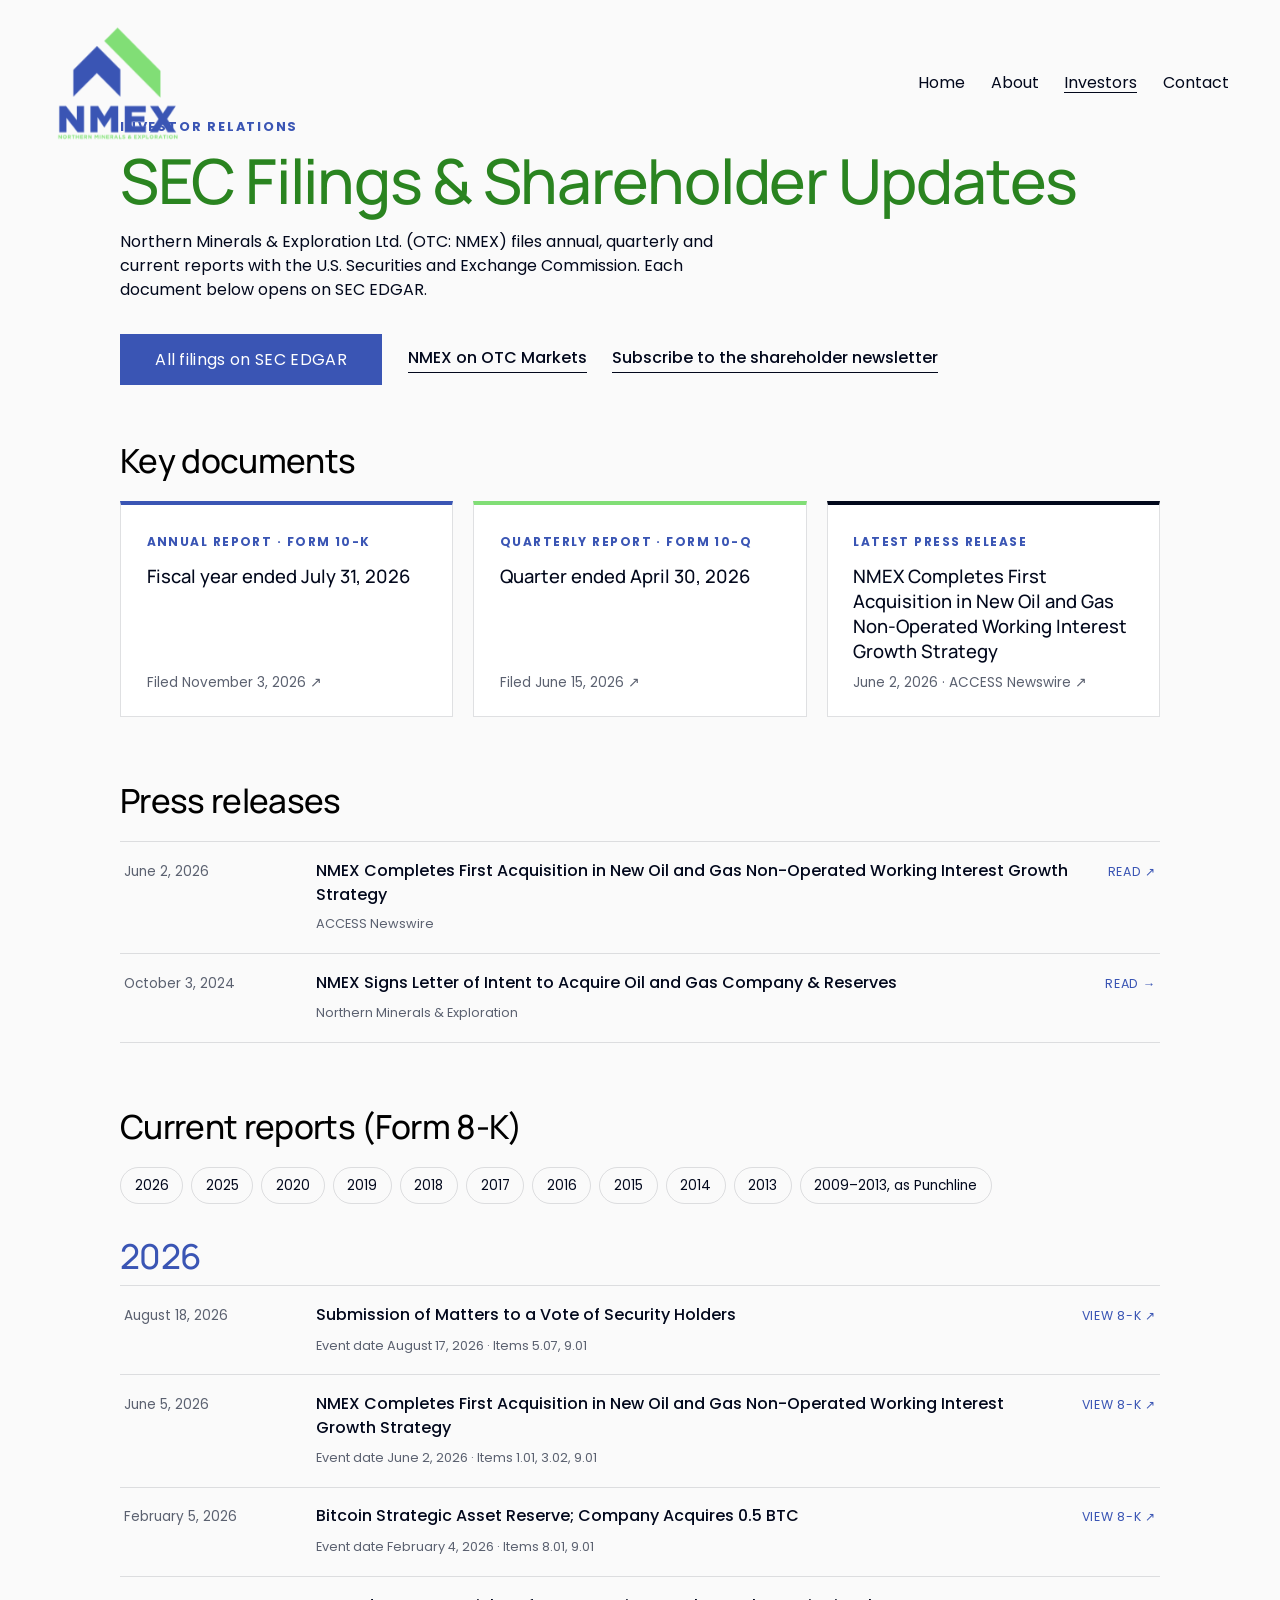
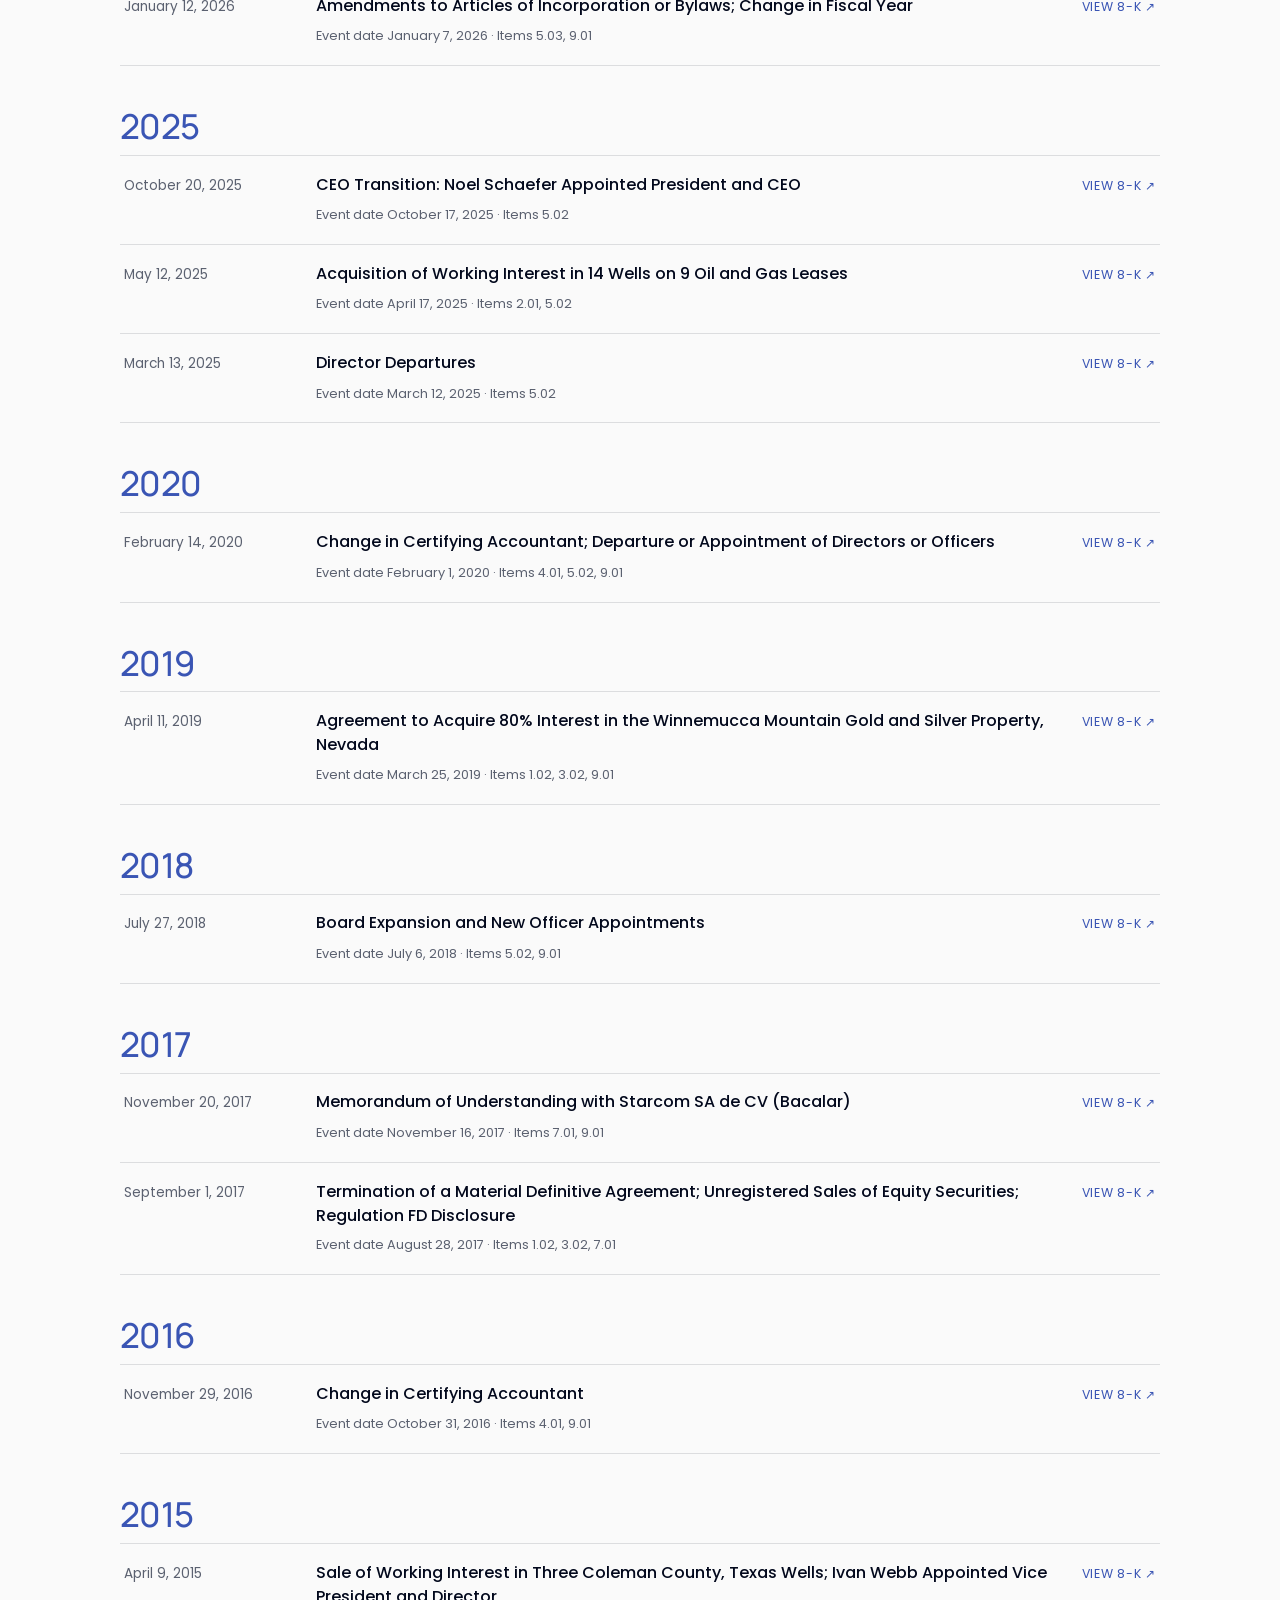
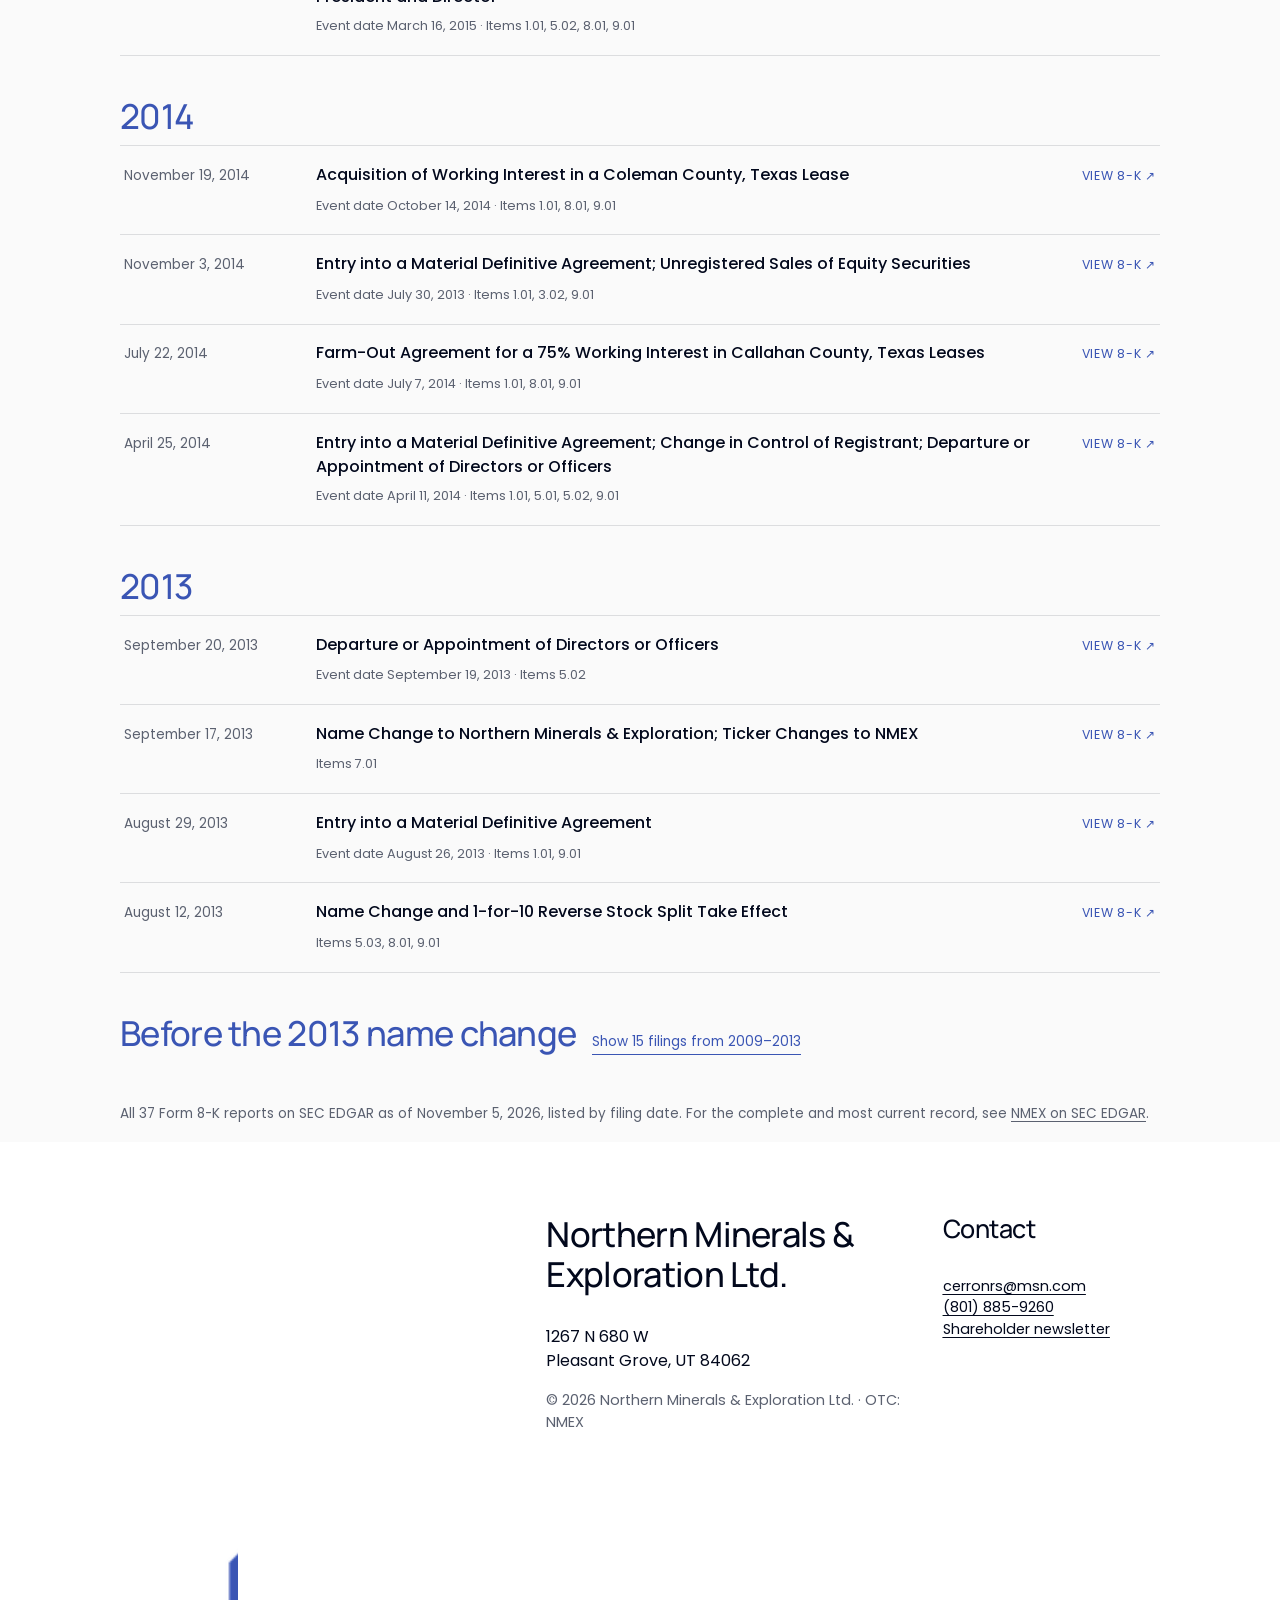
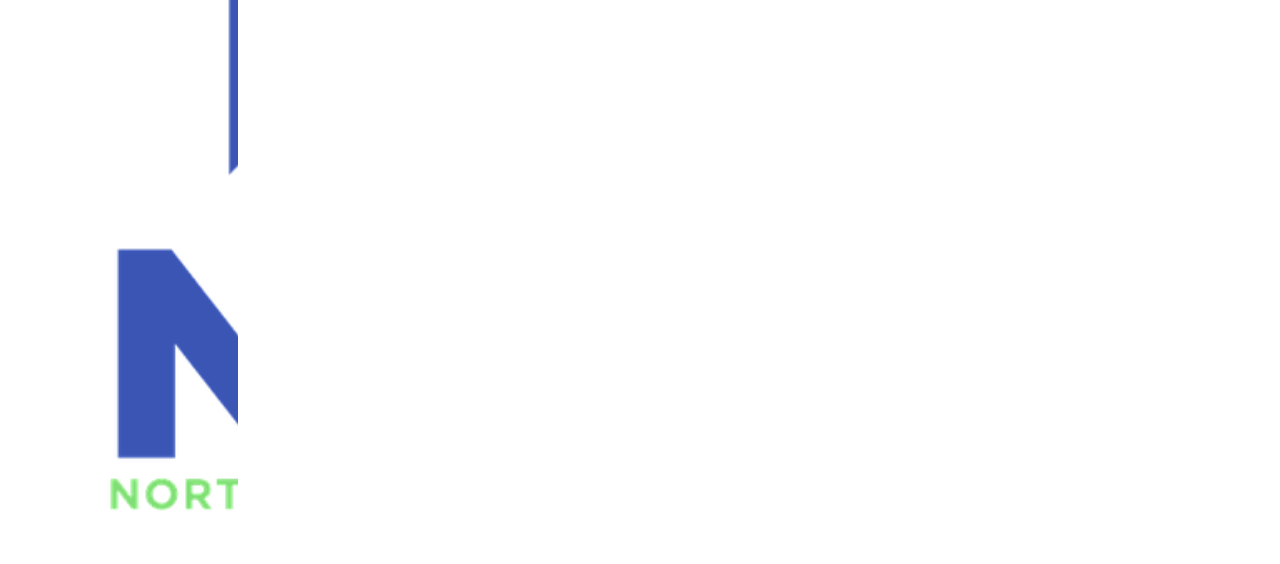
<file: investors-1.html>
<!doctype html>
<html xmlns:og="http://opengraphprotocol.org/schema/" xmlns:fb="http://www.facebook.com/2008/fbml" lang="en-US"  >
  <head>
    <meta http-equiv="X-UA-Compatible" content="IE=edge,chrome=1">
    <meta name="viewport" content="width=device-width, initial-scale=1">
    <!-- This is Squarespace. --><!-- chicory-hyperboloid-29tn -->
<base href="">
<meta charset="utf-8" />
<title>Investor Relations &amp; SEC Filings — Northern Minerals and Exploration</title>
<meta http-equiv="Accept-CH" content="Sec-CH-UA-Platform-Version, Sec-CH-UA-Model" /><link rel="icon" href="/favicon.ico" sizes="any"><link rel="icon" type="image/png" sizes="32x32" href="/assets/img/favicon-32.png"><link rel="icon" type="image/png" sizes="192x192" href="/assets/img/favicon-192.png"><link rel="apple-touch-icon" href="/assets/img/apple-touch-icon.png">
<link rel="canonical" href="https://nmex.ltd/investors-1"/>
<meta property="og:site_name" content="Northern Minerals and Exploration"/>
<meta property="og:title" content="Investor Relations &amp; SEC Filings"/>
<meta name="twitter:image" content="https://nmex.ltd/assets/img/og-image.jpg"/>
<meta name="twitter:description" content="Investor relations for Northern Minerals &amp; Exploration Ltd. (OTC: NMEX): the latest 10-K and 10-Q, every Form 8-K current report, and company press releases."/>
<meta itemprop="description" content="Investor relations for Northern Minerals &amp; Exploration Ltd. (OTC: NMEX): the latest 10-K and 10-Q, every Form 8-K current report, and company press releases."/>
<meta itemprop="image" content="https://nmex.ltd/assets/img/og-image.jpg"/>
<meta itemprop="thumbnailUrl" content="https://nmex.ltd/assets/img/og-image.jpg"/>
<meta property="og:image:height" content="630"/>
<meta property="og:image:width" content="1200"/>
<meta property="og:image" content="https://nmex.ltd/assets/img/og-image.jpg"/>
<meta property="og:description" content="Investor relations for Northern Minerals &amp; Exploration Ltd. (OTC: NMEX): the latest 10-K and 10-Q, every Form 8-K current report, and company press releases."/>
<meta property="og:url" content="https://nmex.ltd/investors-1"/>
<meta property="og:type" content="website"/>
<meta itemprop="name" content="Investor Relations &amp; SEC Filings"/>
<meta itemprop="url" content="https://nmex.ltd/investors-1"/>
<meta name="twitter:title" content="Investor Relations &amp; SEC Filings"/>
<meta name="twitter:url" content="https://nmex.ltd/investors-1"/>
<meta name="twitter:card" content="summary_large_image"/>
<meta name="description" content="Investor relations for Northern Minerals &amp; Exploration Ltd. (OTC: NMEX): the latest 10-K and 10-Q, every Form 8-K current report, and company press releases." />
<!-- Performance hints (manually added, additive only): early-connect to Squarespace/Google CDNs + preload header logo -->
<link rel="preconnect" href="https://definitions.sqspcdn.com">
<link rel="preconnect" href="https://static1.squarespace.com">
<link rel="preconnect" href="https://fonts.googleapis.com">
<link rel="preconnect" href="https://assets.squarespace.com" crossorigin>
<link rel="dns-prefetch" href="https://definitions.sqspcdn.com">
<link rel="dns-prefetch" href="https://static1.squarespace.com">
<link rel="dns-prefetch" href="https://fonts.googleapis.com">
<link rel="dns-prefetch" href="https://assets.squarespace.com">
<link rel="preload" as="image" href="/assets/img/nmex-logo.png" fetchpriority="high">
<link rel="preconnect" href="https://fonts.gstatic.com" crossorigin>
<link rel="stylesheet" href="https://fonts.googleapis.com/css2?family=Poppins:ital,wght@0,400;0,700;1,400;1,700&family=Manrope:ital,wght@0,500;0,700"><script type="text/javascript" crossorigin="anonymous" defer="true" nomodule="nomodule" src="https://assets.squarespace.com/@sqs/polyfiller/1.6/legacy.js"></script>
<script type="text/javascript" crossorigin="anonymous" defer="true" src="https://assets.squarespace.com/@sqs/polyfiller/1.6/modern.js"></script>
<script data-name="static-context">Static = window.Static || {}; Static.SQUARESPACE_CONTEXT = {"betaFeatureFlags":["output_template_css_assets","campaigns_discount_section_in_blasts","campaigns_import_discounts","contacts_and_campaigns_redesign","commerce_product_payment_plan_editing","override_block_styles","campaigns_merch_state","marketing_automations","modernized-pdp-m2-enabled","campaigns_table_v2","scripts_defer","supports_versioned_template_assets","marketing_landing_page","nested_categories","i18n_beta_website_locales","enable_form_submission_trigger","new_stacked_index","campaigns_thumbnail_layout","enable_modernized_pdp_m3_fluid","member_areas_feature","campaigns_discount_section_in_automations","campaigns_new_image_layout_picker","enable_modernized_pdp_m3_layout_ux"],"facebookAppId":"314192535267336","facebookApiVersion":"v6.0","rollups":{"squarespace-announcement-bar":{"js":"//assets.squarespace.com/universal/scripts-compressed/announcement-bar-0d42d1862159c4e6-min.en-US.js"},"squarespace-audio-player":{"css":"//assets.squarespace.com/universal/styles-compressed/audio-player-b05f5197a871c566-min.en-US.css","js":"//assets.squarespace.com/universal/scripts-compressed/audio-player-5b804831f1e69672-min.en-US.js"},"squarespace-blog-collection-list":{"css":"//assets.squarespace.com/universal/styles-compressed/blog-collection-list-b4046463b72f34e2-min.en-US.css","js":"//assets.squarespace.com/universal/scripts-compressed/blog-collection-list-d5bd5d2a1524b858-min.en-US.js"},"squarespace-calendar-block-renderer":{"css":"//assets.squarespace.com/universal/styles-compressed/calendar-block-renderer-c3fef2a497c8e56b-min.en-US.css","js":"//assets.squarespace.com/universal/scripts-compressed/calendar-block-renderer-eb449d66ffd023be-min.en-US.js"},"squarespace-chartjs-helpers":{"css":"//assets.squarespace.com/universal/styles-compressed/chartjs-helpers-96b256171ee039c1-min.en-US.css","js":"//assets.squarespace.com/universal/scripts-compressed/chartjs-helpers-0f6610ea3f198027-min.en-US.js"},"squarespace-comments":{"css":"//assets.squarespace.com/universal/styles-compressed/comments-1909adba615d1267-min.en-US.css","js":"//assets.squarespace.com/universal/scripts-compressed/comments-22e133c4dc8842c4-min.en-US.js"},"squarespace-custom-css-popup":{"css":"//assets.squarespace.com/universal/styles-compressed/custom-css-popup-f387ac693a6f379a-min.en-US.css","js":"//assets.squarespace.com/universal/scripts-compressed/custom-css-popup-c462f0abc4c9779c-min.en-US.js"},"squarespace-dialog":{"css":"//assets.squarespace.com/universal/styles-compressed/dialog-86aacd645d83874c-min.en-US.css","js":"//assets.squarespace.com/universal/scripts-compressed/dialog-f53da749b97dee38-min.en-US.js"},"squarespace-events-collection":{"css":"//assets.squarespace.com/universal/styles-compressed/events-collection-c3fef2a497c8e56b-min.en-US.css","js":"//assets.squarespace.com/universal/scripts-compressed/events-collection-36e982b07d060c96-min.en-US.js"},"squarespace-form-rendering-utils":{"js":"//assets.squarespace.com/universal/scripts-compressed/form-rendering-utils-2034576bee2ca374-min.en-US.js"},"squarespace-forms":{"css":"//assets.squarespace.com/universal/styles-compressed/forms-0afd3c6ac30bbab1-min.en-US.css","js":"//assets.squarespace.com/universal/scripts-compressed/forms-93a072eb173475ab-min.en-US.js"},"squarespace-gallery-collection-list":{"css":"//assets.squarespace.com/universal/styles-compressed/gallery-collection-list-b4046463b72f34e2-min.en-US.css","js":"//assets.squarespace.com/universal/scripts-compressed/gallery-collection-list-9f7aecddb0723bd7-min.en-US.js"},"squarespace-image-zoom":{"css":"//assets.squarespace.com/universal/styles-compressed/image-zoom-b4046463b72f34e2-min.en-US.css","js":"//assets.squarespace.com/universal/scripts-compressed/image-zoom-52dbe9048953f4ac-min.en-US.js"},"squarespace-pinterest":{"css":"//assets.squarespace.com/universal/styles-compressed/pinterest-b4046463b72f34e2-min.en-US.css","js":"//assets.squarespace.com/universal/scripts-compressed/pinterest-62ef3cd44d2c3736-min.en-US.js"},"squarespace-popup-overlay":{"css":"//assets.squarespace.com/universal/styles-compressed/popup-overlay-b742b752f5880972-min.en-US.css","js":"//assets.squarespace.com/universal/scripts-compressed/popup-overlay-b63a4b86cd036d89-min.en-US.js"},"squarespace-product-quick-view":{"css":"//assets.squarespace.com/universal/styles-compressed/product-quick-view-0afd3c6ac30bbab1-min.en-US.css","js":"//assets.squarespace.com/universal/scripts-compressed/product-quick-view-e45ff32cd19a63a1-min.en-US.js"},"squarespace-products-collection-item-v2":{"css":"//assets.squarespace.com/universal/styles-compressed/products-collection-item-v2-b4046463b72f34e2-min.en-US.css","js":"//assets.squarespace.com/universal/scripts-compressed/products-collection-item-v2-c2ab0e31b1585540-min.en-US.js"},"squarespace-products-collection-list-v2":{"css":"//assets.squarespace.com/universal/styles-compressed/products-collection-list-v2-b4046463b72f34e2-min.en-US.css","js":"//assets.squarespace.com/universal/scripts-compressed/products-collection-list-v2-c476cb19fc080a16-min.en-US.js"},"squarespace-search-page":{"css":"//assets.squarespace.com/universal/styles-compressed/search-page-90a67fc09b9b32c6-min.en-US.css","js":"//assets.squarespace.com/universal/scripts-compressed/search-page-ceba448b3f1e31a7-min.en-US.js"},"squarespace-search-preview":{"js":"//assets.squarespace.com/universal/scripts-compressed/search-preview-5f4cebfd0bfdcca2-min.en-US.js"},"squarespace-simple-liking":{"css":"//assets.squarespace.com/universal/styles-compressed/simple-liking-701bf8bbc05ec6aa-min.en-US.css","js":"//assets.squarespace.com/universal/scripts-compressed/simple-liking-a5d16f553c1269c6-min.en-US.js"},"squarespace-social-buttons":{"css":"//assets.squarespace.com/universal/styles-compressed/social-buttons-95032e5fa98e47a5-min.en-US.css","js":"//assets.squarespace.com/universal/scripts-compressed/social-buttons-47746ee59e9cf20f-min.en-US.js"},"squarespace-tourdates":{"css":"//assets.squarespace.com/universal/styles-compressed/tourdates-b4046463b72f34e2-min.en-US.css","js":"//assets.squarespace.com/universal/scripts-compressed/tourdates-20b473f1d1e43c1d-min.en-US.js"},"squarespace-website-overlays-manager":{"css":"//assets.squarespace.com/universal/styles-compressed/website-overlays-manager-07ea5a4e004e6710-min.en-US.css","js":"//assets.squarespace.com/universal/scripts-compressed/website-overlays-manager-62ad7f8ae9b90855-min.en-US.js"}},"pageType":1,"website":{"id":"66ec58be18a2627b0cc441a0","captchaSettings":{"enabledForDonations":false},"cloneable":false,"contentModifiedOn":1726768631908,"formattingLocale":"en-US","fullSiteTitle":"Blog 3 \u2014 Northern Minerals and Exploration","identifier":"chicory-hyperboloid-29tn","imageMetadataProcessingEnabled":false,"isHstsEnabled":true,"language":"en-US","location":{},"logoImageId":"66fdac9ecc205c594be2e46f","primaryDomain":"www.northernmineralsandexploration.com","screenshotId":"00bce755cc8744d9af414bc3bd02abe5088a3a8947c8690e238c19d76e3d2222","shareButtonOptions":{"6":true,"4":true,"1":true,"8":true,"7":true,"3":true,"2":true},"showOwnerLogin":false,"siteStatus":{},"siteTitle":"Northern Minerals and Exploration","sslSetting":3,"timeZone":"America/Chicago","translationLocale":"en-US","typekitId":"","websiteType":4,"hasBeenCloneable":false,"statsMigrated":false,"authenticUrl":"https://www.northernmineralsandexploration.com","baseUrl":"https://www.northernmineralsandexploration.com","internalUrl":"https://chicory-hyperboloid-29tn.squarespace.com","logoImageUrl":"//images.squarespace-cdn.com/content/v1/66ec58be18a2627b0cc441a0/7cdf3689-2d57-4c66-9e98-3f9cdcca025f/NMEX_Logo-1.png","machineTimeZoneOffset":-18000000,"timeZoneAbbr":"CDT","timeZoneOffset":-18000000},"websiteSettings":{"id":"66ec58be18a2627b0cc441a3","websiteId":"66ec58be18a2627b0cc441a0","subjects":[],"country":"US","state":"TX","simpleLikingEnabled":true,"mobileInfoBarSettings":{"isContactEmailEnabled":false,"isContactPhoneNumberEnabled":false,"isLocationEnabled":false,"isBusinessHoursEnabled":false},"announcementBarSettings":{},"commentLikesAllowed":true,"commentAnonAllowed":true,"commentThreaded":true,"commentApprovalRequired":false,"commentAvatarsOn":true,"commentSortType":2,"commentFlagThreshold":0,"commentFlagsAllowed":true,"commentEnableByDefault":true,"commentDisableAfterDaysDefault":0,"disqusShortname":"","commentsEnabled":false,"businessHours":{},"storeSettings":{"returnPolicy":null,"termsOfService":null,"privacyPolicy":null,"expressCheckout":false,"continueShoppingLinkUrl":"/","useLightCart":false,"showNoteField":false,"shippingCountryDefaultValue":"US","billToShippingDefaultValue":false,"showShippingPhoneNumber":true,"isShippingPhoneRequired":false,"showBillingPhoneNumber":true,"isBillingPhoneRequired":false,"currenciesSupported":["USD","CAD","GBP","AUD","EUR","CHF","NOK","SEK","DKK","NZD","SGD","MXN","HKD","CZK","ILS","MYR","RUB","PHP","PLN","THB","BRL","ARS","COP","IDR","INR","JPY","ZAR"],"defaultCurrency":"USD","selectedCurrency":"USD","measurementStandard":1,"showCustomCheckoutForm":false,"checkoutPageMarketingOptInEnabled":true,"enableMailingListOptInByDefault":false,"sameAsRetailLocation":false,"merchandisingSettings":{"scarcityEnabledOnProductItems":false,"scarcityEnabledOnProductBlocks":false,"scarcityMessageType":"DEFAULT_SCARCITY_MESSAGE","scarcityThreshold":10,"multipleQuantityAllowedForServices":true,"restockNotificationsEnabled":false,"restockNotificationsSuccessText":"","restockNotificationsMailingListSignUpEnabled":false,"relatedProductsEnabled":false,"relatedProductsOrdering":"random","soldOutVariantsDropdownDisabled":false,"productComposerOptedIn":false,"productComposerABTestOptedOut":false,"productReviewsEnabled":false},"minimumOrderSubtotalEnabled":false,"minimumOrderSubtotal":{"currency":"USD","value":"0.00"},"addToCartConfirmationType":2,"isLive":false,"multipleQuantityAllowedForServices":true},"useEscapeKeyToLogin":false,"ssBadgeType":1,"ssBadgePosition":4,"ssBadgeVisibility":1,"ssBadgeDevices":1,"pinterestOverlayOptions":{"mode":"disabled"},"userAccountsSettings":{"loginAllowed":true,"signupAllowed":true}},"cookieSettings":{"isCookieBannerEnabled":false,"isRestrictiveCookiePolicyEnabled":false,"cookieBannerText":"","cookieBannerTheme":"","cookieBannerVariant":"","cookieBannerPosition":"","cookieBannerCtaVariant":"","cookieBannerCtaText":"","cookieBannerAcceptType":"OPT_IN","cookieBannerOptOutCtaText":"","cookieBannerHasOptOut":false,"cookieBannerHasManageCookies":true,"cookieBannerManageCookiesLabel":"","cookieBannerSavedPreferencesText":"","cookieBannerSavedPreferencesLayout":"PILL"},"websiteCloneable":false,"collection":{"title":"Investor Updates","id":"66ec59433f36ef4b02fe1301","fullUrl":"/investors","type":1,"permissionType":1},"subscribed":false,"appDomain":"squarespace.com","templateTweakable":true,"tweakJSON":{"form-use-theme-colors":"true","header-logo-height":"115px","header-mobile-logo-max-height":"30px","header-vert-padding":"2vw","header-width":"Inset","maxPageWidth":"1400px","mobile-header-vert-padding":"6vw","pagePadding":"4vw","tweak-blog-alternating-side-by-side-image-aspect-ratio":"1:1 Square","tweak-blog-alternating-side-by-side-image-spacing":"6%","tweak-blog-alternating-side-by-side-meta-spacing":"20px","tweak-blog-alternating-side-by-side-primary-meta":"Categories","tweak-blog-alternating-side-by-side-read-more-spacing":"20px","tweak-blog-alternating-side-by-side-secondary-meta":"Date","tweak-blog-basic-grid-columns":"3","tweak-blog-basic-grid-image-aspect-ratio":"3:2 Standard","tweak-blog-basic-grid-image-spacing":"35px","tweak-blog-basic-grid-meta-spacing":"25px","tweak-blog-basic-grid-primary-meta":"Categories","tweak-blog-basic-grid-read-more-spacing":"20px","tweak-blog-basic-grid-secondary-meta":"Date","tweak-blog-item-custom-width":"50","tweak-blog-item-show-author-profile":"false","tweak-blog-item-width":"Medium","tweak-blog-masonry-columns":"2","tweak-blog-masonry-horizontal-spacing":"30px","tweak-blog-masonry-image-spacing":"20px","tweak-blog-masonry-meta-spacing":"20px","tweak-blog-masonry-primary-meta":"Categories","tweak-blog-masonry-read-more-spacing":"20px","tweak-blog-masonry-secondary-meta":"Date","tweak-blog-masonry-vertical-spacing":"30px","tweak-blog-side-by-side-image-aspect-ratio":"1:1 Square","tweak-blog-side-by-side-image-spacing":"6%","tweak-blog-side-by-side-meta-spacing":"20px","tweak-blog-side-by-side-primary-meta":"Categories","tweak-blog-side-by-side-read-more-spacing":"20px","tweak-blog-side-by-side-secondary-meta":"Date","tweak-blog-single-column-image-spacing":"50px","tweak-blog-single-column-meta-spacing":"30px","tweak-blog-single-column-primary-meta":"Categories","tweak-blog-single-column-read-more-spacing":"15px","tweak-blog-single-column-secondary-meta":"Date","tweak-events-stacked-show-thumbnails":"true","tweak-events-stacked-thumbnail-size":"3:2 Standard","tweak-fixed-header":"false","tweak-fixed-header-style":"Basic","tweak-global-animations-animation-curve":"ease","tweak-global-animations-animation-delay":"0.1s","tweak-global-animations-animation-duration":"0.1s","tweak-global-animations-animation-style":"fade","tweak-global-animations-animation-type":"none","tweak-global-animations-complexity-level":"detailed","tweak-global-animations-enabled":"false","tweak-portfolio-grid-basic-custom-height":"50","tweak-portfolio-grid-overlay-custom-height":"50","tweak-portfolio-hover-follow-acceleration":"10%","tweak-portfolio-hover-follow-animation-duration":"Fast","tweak-portfolio-hover-follow-animation-type":"Fade","tweak-portfolio-hover-follow-delimiter":"Bullet","tweak-portfolio-hover-follow-front":"false","tweak-portfolio-hover-follow-layout":"Inline","tweak-portfolio-hover-follow-size":"50","tweak-portfolio-hover-follow-text-spacing-x":"1.5","tweak-portfolio-hover-follow-text-spacing-y":"1.5","tweak-portfolio-hover-static-animation-duration":"Fast","tweak-portfolio-hover-static-animation-type":"Fade","tweak-portfolio-hover-static-delimiter":"Hyphen","tweak-portfolio-hover-static-front":"true","tweak-portfolio-hover-static-layout":"Inline","tweak-portfolio-hover-static-size":"50","tweak-portfolio-hover-static-text-spacing-x":"1.5","tweak-portfolio-hover-static-text-spacing-y":"1.5","tweak-portfolio-index-background-animation-duration":"Medium","tweak-portfolio-index-background-animation-type":"Fade","tweak-portfolio-index-background-custom-height":"50","tweak-portfolio-index-background-delimiter":"None","tweak-portfolio-index-background-height":"Large","tweak-portfolio-index-background-horizontal-alignment":"Center","tweak-portfolio-index-background-link-format":"Stacked","tweak-portfolio-index-background-persist":"false","tweak-portfolio-index-background-vertical-alignment":"Middle","tweak-portfolio-index-background-width":"Full","tweak-transparent-header":"true"},"templateId":"5c5a519771c10ba3470d8101","templateVersion":"7.1","pageFeatures":[1,2,4],"gmRenderKey":"QUl6YVN5Q0JUUk9xNkx1dkZfSUUxcjQ2LVQ0QWVUU1YtMGQ3bXk4","templateScriptsRootUrl":"https://static1.squarespace.com/static/vta/5c5a519771c10ba3470d8101/scripts/","impersonatedSession":false,"tzData":{"zones":[[-360,"US","C%sT",null]],"rules":{"US":[[1967,2006,null,"Oct","lastSun","2:00","0","S"],[1987,2006,null,"Apr","Sun>=1","2:00","1:00","D"],[2007,"max",null,"Mar","Sun>=8","2:00","1:00","D"],[2007,"max",null,"Nov","Sun>=1","2:00","0","S"]]}},"showAnnouncementBar":false,"recaptchaEnterpriseContext":{"recaptchaEnterpriseSiteKey":"6LdDFQwjAAAAAPigEvvPgEVbb7QBm-TkVJdDTlAv"},"i18nContext":{"timeZoneData":{"id":"America/Chicago","name":"Central Time"}},"env":"PRODUCTION","visitorFormContext":{"formFieldFormats":{"countries":[{"name":"Afghanistan","code":"AF","phoneCode":"+93"},{"name":"\u00C5land Islands","code":"AX","phoneCode":"+358"},{"name":"Albania","code":"AL","phoneCode":"+355"},{"name":"Algeria","code":"DZ","phoneCode":"+213"},{"name":"American Samoa","code":"AS","phoneCode":"+1"},{"name":"Andorra","code":"AD","phoneCode":"+376"},{"name":"Angola","code":"AO","phoneCode":"+244"},{"name":"Anguilla","code":"AI","phoneCode":"+1"},{"name":"Antigua & Barbuda","code":"AG","phoneCode":"+1"},{"name":"Argentina","code":"AR","phoneCode":"+54"},{"name":"Armenia","code":"AM","phoneCode":"+374"},{"name":"Aruba","code":"AW","phoneCode":"+297"},{"name":"Ascension Island","code":"AC","phoneCode":"+247"},{"name":"Australia","code":"AU","phoneCode":"+61"},{"name":"Austria","code":"AT","phoneCode":"+43"},{"name":"Azerbaijan","code":"AZ","phoneCode":"+994"},{"name":"Bahamas","code":"BS","phoneCode":"+1"},{"name":"Bahrain","code":"BH","phoneCode":"+973"},{"name":"Bangladesh","code":"BD","phoneCode":"+880"},{"name":"Barbados","code":"BB","phoneCode":"+1"},{"name":"Belarus","code":"BY","phoneCode":"+375"},{"name":"Belgium","code":"BE","phoneCode":"+32"},{"name":"Belize","code":"BZ","phoneCode":"+501"},{"name":"Benin","code":"BJ","phoneCode":"+229"},{"name":"Bermuda","code":"BM","phoneCode":"+1"},{"name":"Bhutan","code":"BT","phoneCode":"+975"},{"name":"Bolivia","code":"BO","phoneCode":"+591"},{"name":"Bosnia & Herzegovina","code":"BA","phoneCode":"+387"},{"name":"Botswana","code":"BW","phoneCode":"+267"},{"name":"Brazil","code":"BR","phoneCode":"+55"},{"name":"British Indian Ocean Territory","code":"IO","phoneCode":"+246"},{"name":"British Virgin Islands","code":"VG","phoneCode":"+1"},{"name":"Brunei","code":"BN","phoneCode":"+673"},{"name":"Bulgaria","code":"BG","phoneCode":"+359"},{"name":"Burkina Faso","code":"BF","phoneCode":"+226"},{"name":"Burundi","code":"BI","phoneCode":"+257"},{"name":"Cambodia","code":"KH","phoneCode":"+855"},{"name":"Cameroon","code":"CM","phoneCode":"+237"},{"name":"Canada","code":"CA","phoneCode":"+1"},{"name":"Cape Verde","code":"CV","phoneCode":"+238"},{"name":"Caribbean Netherlands","code":"BQ","phoneCode":"+599"},{"name":"Cayman Islands","code":"KY","phoneCode":"+1"},{"name":"Central African Republic","code":"CF","phoneCode":"+236"},{"name":"Chad","code":"TD","phoneCode":"+235"},{"name":"Chile","code":"CL","phoneCode":"+56"},{"name":"China","code":"CN","phoneCode":"+86"},{"name":"Christmas Island","code":"CX","phoneCode":"+61"},{"name":"Cocos (Keeling) Islands","code":"CC","phoneCode":"+61"},{"name":"Colombia","code":"CO","phoneCode":"+57"},{"name":"Comoros","code":"KM","phoneCode":"+269"},{"name":"Congo - Brazzaville","code":"CG","phoneCode":"+242"},{"name":"Congo - Kinshasa","code":"CD","phoneCode":"+243"},{"name":"Cook Islands","code":"CK","phoneCode":"+682"},{"name":"Costa Rica","code":"CR","phoneCode":"+506"},{"name":"C\u00F4te d\u2019Ivoire","code":"CI","phoneCode":"+225"},{"name":"Croatia","code":"HR","phoneCode":"+385"},{"name":"Cuba","code":"CU","phoneCode":"+53"},{"name":"Cura\u00E7ao","code":"CW","phoneCode":"+599"},{"name":"Cyprus","code":"CY","phoneCode":"+357"},{"name":"Czechia","code":"CZ","phoneCode":"+420"},{"name":"Denmark","code":"DK","phoneCode":"+45"},{"name":"Djibouti","code":"DJ","phoneCode":"+253"},{"name":"Dominica","code":"DM","phoneCode":"+1"},{"name":"Dominican Republic","code":"DO","phoneCode":"+1"},{"name":"Ecuador","code":"EC","phoneCode":"+593"},{"name":"Egypt","code":"EG","phoneCode":"+20"},{"name":"El Salvador","code":"SV","phoneCode":"+503"},{"name":"Equatorial Guinea","code":"GQ","phoneCode":"+240"},{"name":"Eritrea","code":"ER","phoneCode":"+291"},{"name":"Estonia","code":"EE","phoneCode":"+372"},{"name":"Eswatini","code":"SZ","phoneCode":"+268"},{"name":"Ethiopia","code":"ET","phoneCode":"+251"},{"name":"Falkland Islands","code":"FK","phoneCode":"+500"},{"name":"Faroe Islands","code":"FO","phoneCode":"+298"},{"name":"Fiji","code":"FJ","phoneCode":"+679"},{"name":"Finland","code":"FI","phoneCode":"+358"},{"name":"France","code":"FR","phoneCode":"+33"},{"name":"French Guiana","code":"GF","phoneCode":"+594"},{"name":"French Polynesia","code":"PF","phoneCode":"+689"},{"name":"Gabon","code":"GA","phoneCode":"+241"},{"name":"Gambia","code":"GM","phoneCode":"+220"},{"name":"Georgia","code":"GE","phoneCode":"+995"},{"name":"Germany","code":"DE","phoneCode":"+49"},{"name":"Ghana","code":"GH","phoneCode":"+233"},{"name":"Gibraltar","code":"GI","phoneCode":"+350"},{"name":"Greece","code":"GR","phoneCode":"+30"},{"name":"Greenland","code":"GL","phoneCode":"+299"},{"name":"Grenada","code":"GD","phoneCode":"+1"},{"name":"Guadeloupe","code":"GP","phoneCode":"+590"},{"name":"Guam","code":"GU","phoneCode":"+1"},{"name":"Guatemala","code":"GT","phoneCode":"+502"},{"name":"Guernsey","code":"GG","phoneCode":"+44"},{"name":"Guinea","code":"GN","phoneCode":"+224"},{"name":"Guinea-Bissau","code":"GW","phoneCode":"+245"},{"name":"Guyana","code":"GY","phoneCode":"+592"},{"name":"Haiti","code":"HT","phoneCode":"+509"},{"name":"Honduras","code":"HN","phoneCode":"+504"},{"name":"Hong Kong SAR China","code":"HK","phoneCode":"+852"},{"name":"Hungary","code":"HU","phoneCode":"+36"},{"name":"Iceland","code":"IS","phoneCode":"+354"},{"name":"India","code":"IN","phoneCode":"+91"},{"name":"Indonesia","code":"ID","phoneCode":"+62"},{"name":"Iran","code":"IR","phoneCode":"+98"},{"name":"Iraq","code":"IQ","phoneCode":"+964"},{"name":"Ireland","code":"IE","phoneCode":"+353"},{"name":"Isle of Man","code":"IM","phoneCode":"+44"},{"name":"Israel","code":"IL","phoneCode":"+972"},{"name":"Italy","code":"IT","phoneCode":"+39"},{"name":"Jamaica","code":"JM","phoneCode":"+1"},{"name":"Japan","code":"JP","phoneCode":"+81"},{"name":"Jersey","code":"JE","phoneCode":"+44"},{"name":"Jordan","code":"JO","phoneCode":"+962"},{"name":"Kazakhstan","code":"KZ","phoneCode":"+7"},{"name":"Kenya","code":"KE","phoneCode":"+254"},{"name":"Kiribati","code":"KI","phoneCode":"+686"},{"name":"Kosovo","code":"XK","phoneCode":"+383"},{"name":"Kuwait","code":"KW","phoneCode":"+965"},{"name":"Kyrgyzstan","code":"KG","phoneCode":"+996"},{"name":"Laos","code":"LA","phoneCode":"+856"},{"name":"Latvia","code":"LV","phoneCode":"+371"},{"name":"Lebanon","code":"LB","phoneCode":"+961"},{"name":"Lesotho","code":"LS","phoneCode":"+266"},{"name":"Liberia","code":"LR","phoneCode":"+231"},{"name":"Libya","code":"LY","phoneCode":"+218"},{"name":"Liechtenstein","code":"LI","phoneCode":"+423"},{"name":"Lithuania","code":"LT","phoneCode":"+370"},{"name":"Luxembourg","code":"LU","phoneCode":"+352"},{"name":"Macao SAR China","code":"MO","phoneCode":"+853"},{"name":"Madagascar","code":"MG","phoneCode":"+261"},{"name":"Malawi","code":"MW","phoneCode":"+265"},{"name":"Malaysia","code":"MY","phoneCode":"+60"},{"name":"Maldives","code":"MV","phoneCode":"+960"},{"name":"Mali","code":"ML","phoneCode":"+223"},{"name":"Malta","code":"MT","phoneCode":"+356"},{"name":"Marshall Islands","code":"MH","phoneCode":"+692"},{"name":"Martinique","code":"MQ","phoneCode":"+596"},{"name":"Mauritania","code":"MR","phoneCode":"+222"},{"name":"Mauritius","code":"MU","phoneCode":"+230"},{"name":"Mayotte","code":"YT","phoneCode":"+262"},{"name":"Mexico","code":"MX","phoneCode":"+52"},{"name":"Micronesia","code":"FM","phoneCode":"+691"},{"name":"Moldova","code":"MD","phoneCode":"+373"},{"name":"Monaco","code":"MC","phoneCode":"+377"},{"name":"Mongolia","code":"MN","phoneCode":"+976"},{"name":"Montenegro","code":"ME","phoneCode":"+382"},{"name":"Montserrat","code":"MS","phoneCode":"+1"},{"name":"Morocco","code":"MA","phoneCode":"+212"},{"name":"Mozambique","code":"MZ","phoneCode":"+258"},{"name":"Myanmar (Burma)","code":"MM","phoneCode":"+95"},{"name":"Namibia","code":"NA","phoneCode":"+264"},{"name":"Nauru","code":"NR","phoneCode":"+674"},{"name":"Nepal","code":"NP","phoneCode":"+977"},{"name":"Netherlands","code":"NL","phoneCode":"+31"},{"name":"New Caledonia","code":"NC","phoneCode":"+687"},{"name":"New Zealand","code":"NZ","phoneCode":"+64"},{"name":"Nicaragua","code":"NI","phoneCode":"+505"},{"name":"Niger","code":"NE","phoneCode":"+227"},{"name":"Nigeria","code":"NG","phoneCode":"+234"},{"name":"Niue","code":"NU","phoneCode":"+683"},{"name":"Norfolk Island","code":"NF","phoneCode":"+672"},{"name":"Northern Mariana Islands","code":"MP","phoneCode":"+1"},{"name":"North Korea","code":"KP","phoneCode":"+850"},{"name":"North Macedonia","code":"MK","phoneCode":"+389"},{"name":"Norway","code":"NO","phoneCode":"+47"},{"name":"Oman","code":"OM","phoneCode":"+968"},{"name":"Pakistan","code":"PK","phoneCode":"+92"},{"name":"Palau","code":"PW","phoneCode":"+680"},{"name":"Palestinian Territories","code":"PS","phoneCode":"+970"},{"name":"Panama","code":"PA","phoneCode":"+507"},{"name":"Papua New Guinea","code":"PG","phoneCode":"+675"},{"name":"Paraguay","code":"PY","phoneCode":"+595"},{"name":"Peru","code":"PE","phoneCode":"+51"},{"name":"Philippines","code":"PH","phoneCode":"+63"},{"name":"Poland","code":"PL","phoneCode":"+48"},{"name":"Portugal","code":"PT","phoneCode":"+351"},{"name":"Puerto Rico","code":"PR","phoneCode":"+1"},{"name":"Qatar","code":"QA","phoneCode":"+974"},{"name":"R\u00E9union","code":"RE","phoneCode":"+262"},{"name":"Romania","code":"RO","phoneCode":"+40"},{"name":"Russia","code":"RU","phoneCode":"+7"},{"name":"Rwanda","code":"RW","phoneCode":"+250"},{"name":"Samoa","code":"WS","phoneCode":"+685"},{"name":"San Marino","code":"SM","phoneCode":"+378"},{"name":"S\u00E3o Tom\u00E9 & Pr\u00EDncipe","code":"ST","phoneCode":"+239"},{"name":"Saudi Arabia","code":"SA","phoneCode":"+966"},{"name":"Senegal","code":"SN","phoneCode":"+221"},{"name":"Serbia","code":"RS","phoneCode":"+381"},{"name":"Seychelles","code":"SC","phoneCode":"+248"},{"name":"Sierra Leone","code":"SL","phoneCode":"+232"},{"name":"Singapore","code":"SG","phoneCode":"+65"},{"name":"Sint Maarten","code":"SX","phoneCode":"+1"},{"name":"Slovakia","code":"SK","phoneCode":"+421"},{"name":"Slovenia","code":"SI","phoneCode":"+386"},{"name":"Solomon Islands","code":"SB","phoneCode":"+677"},{"name":"Somalia","code":"SO","phoneCode":"+252"},{"name":"South Africa","code":"ZA","phoneCode":"+27"},{"name":"South Korea","code":"KR","phoneCode":"+82"},{"name":"South Sudan","code":"SS","phoneCode":"+211"},{"name":"Spain","code":"ES","phoneCode":"+34"},{"name":"Sri Lanka","code":"LK","phoneCode":"+94"},{"name":"St. Barth\u00E9lemy","code":"BL","phoneCode":"+590"},{"name":"St. Helena","code":"SH","phoneCode":"+290"},{"name":"St. Kitts & Nevis","code":"KN","phoneCode":"+1"},{"name":"St. Lucia","code":"LC","phoneCode":"+1"},{"name":"St. Martin","code":"MF","phoneCode":"+590"},{"name":"St. Pierre & Miquelon","code":"PM","phoneCode":"+508"},{"name":"St. Vincent & Grenadines","code":"VC","phoneCode":"+1"},{"name":"Sudan","code":"SD","phoneCode":"+249"},{"name":"Suriname","code":"SR","phoneCode":"+597"},{"name":"Svalbard & Jan Mayen","code":"SJ","phoneCode":"+47"},{"name":"Sweden","code":"SE","phoneCode":"+46"},{"name":"Switzerland","code":"CH","phoneCode":"+41"},{"name":"Syria","code":"SY","phoneCode":"+963"},{"name":"Taiwan","code":"TW","phoneCode":"+886"},{"name":"Tajikistan","code":"TJ","phoneCode":"+992"},{"name":"Tanzania","code":"TZ","phoneCode":"+255"},{"name":"Thailand","code":"TH","phoneCode":"+66"},{"name":"Timor-Leste","code":"TL","phoneCode":"+670"},{"name":"Togo","code":"TG","phoneCode":"+228"},{"name":"Tokelau","code":"TK","phoneCode":"+690"},{"name":"Tonga","code":"TO","phoneCode":"+676"},{"name":"Trinidad & Tobago","code":"TT","phoneCode":"+1"},{"name":"Tristan da Cunha","code":"TA","phoneCode":"+290"},{"name":"Tunisia","code":"TN","phoneCode":"+216"},{"name":"T\u00FCrkiye","code":"TR","phoneCode":"+90"},{"name":"Turkmenistan","code":"TM","phoneCode":"+993"},{"name":"Turks & Caicos Islands","code":"TC","phoneCode":"+1"},{"name":"Tuvalu","code":"TV","phoneCode":"+688"},{"name":"U.S. Virgin Islands","code":"VI","phoneCode":"+1"},{"name":"Uganda","code":"UG","phoneCode":"+256"},{"name":"Ukraine","code":"UA","phoneCode":"+380"},{"name":"United Arab Emirates","code":"AE","phoneCode":"+971"},{"name":"United Kingdom","code":"GB","phoneCode":"+44"},{"name":"United States","code":"US","phoneCode":"+1"},{"name":"Uruguay","code":"UY","phoneCode":"+598"},{"name":"Uzbekistan","code":"UZ","phoneCode":"+998"},{"name":"Vanuatu","code":"VU","phoneCode":"+678"},{"name":"Vatican City","code":"VA","phoneCode":"+39"},{"name":"Venezuela","code":"VE","phoneCode":"+58"},{"name":"Vietnam","code":"VN","phoneCode":"+84"},{"name":"Wallis & Futuna","code":"WF","phoneCode":"+681"},{"name":"Western Sahara","code":"EH","phoneCode":"+212"},{"name":"Yemen","code":"YE","phoneCode":"+967"},{"name":"Zambia","code":"ZM","phoneCode":"+260"},{"name":"Zimbabwe","code":"ZW","phoneCode":"+263"}],"initialPhoneFormat":{"id":0,"type":"PHONE_NUMBER","country":"US","labelLocale":"en-US","fields":[{"type":"SEPARATOR","label":"(","identifier":"LeftParen","length":0,"required":false,"metadata":{}},{"type":"FIELD","label":"1","identifier":"1","length":3,"required":false,"metadata":{}},{"type":"SEPARATOR","label":")","identifier":"RightParen","length":0,"required":false,"metadata":{}},{"type":"SEPARATOR","label":" ","identifier":"Space","length":0,"required":false,"metadata":{}},{"type":"FIELD","label":"2","identifier":"2","length":3,"required":false,"metadata":{}},{"type":"SEPARATOR","label":"-","identifier":"Dash","length":0,"required":false,"metadata":{}},{"type":"FIELD","label":"3","identifier":"3","length":14,"required":false,"metadata":{}}]},"initialNameOrder":"GIVEN_FIRST","initialAddressFormat":{"id":0,"type":"ADDRESS","country":"US","labelLocale":"en","fields":[{"type":"FIELD","label":"Address Line 1","identifier":"Line1","length":0,"required":true,"metadata":{"autocomplete":"address-line1"}},{"type":"SEPARATOR","label":"\n","identifier":"Newline","length":0,"required":false,"metadata":{}},{"type":"FIELD","label":"Address Line 2","identifier":"Line2","length":0,"required":false,"metadata":{"autocomplete":"address-line2"}},{"type":"SEPARATOR","label":"\n","identifier":"Newline","length":0,"required":false,"metadata":{}},{"type":"FIELD","label":"City","identifier":"City","length":0,"required":true,"metadata":{"autocomplete":"address-level2"}},{"type":"SEPARATOR","label":",","identifier":"Comma","length":0,"required":false,"metadata":{}},{"type":"SEPARATOR","label":" ","identifier":"Space","length":0,"required":false,"metadata":{}},{"type":"FIELD","label":"State","identifier":"State","length":0,"required":true,"metadata":{"autocomplete":"address-level1"}},{"type":"SEPARATOR","label":" ","identifier":"Space","length":0,"required":false,"metadata":{}},{"type":"FIELD","label":"ZIP Code","identifier":"Zip","length":0,"required":true,"metadata":{"autocomplete":"postal-code"}}]}},"localizedStrings":{"validation":{"noValidSelection":"A valid selection must be made.","invalidUrl":"Must be a valid URL.","stringTooLong":"Value should have a length no longer than {0}.","containsInvalidKey":"{0} contains an invalid key.","invalidTwitterUsername":"Must be a valid Twitter username.","valueOutsideRange":"Value must be in the range {0} to {1}.","invalidPassword":"Passwords should not contain whitespace.","missingRequiredSubfields":"{0} is missing required subfields: {1}","invalidCurrency":"Currency value should be formatted like 1234 or 123.99.","invalidMapSize":"Value should contain exactly {0} elements.","subfieldsRequired":"All fields in {0} are required.","formSubmissionFailed":"Form submission failed. Review the following information: {0}.","invalidCountryCode":"Country code should have an optional plus and up to 4 digits.","invalidDate":"This is not a real date.","required":"{0} is required.","invalidStringLength":"Value should be {0} characters long.","invalidEmail":"Email addresses should follow the format user@domain.com.","invalidListLength":"Value should be {0} elements long.","allEmpty":"Please fill out at least one form field.","missingRequiredQuestion":"Missing a required question.","invalidQuestion":"Contained an invalid question.","captchaFailure":"Captcha validation failed. Please try again.","stringTooShort":"Value should have a length of at least {0}.","invalid":"{0} is not valid.","formErrors":"Form Errors","containsInvalidValue":"{0} contains an invalid value.","invalidUnsignedNumber":"Numbers must contain only digits and no other characters.","invalidName":"Valid names contain only letters, numbers, spaces, ', or - characters."},"submit":"Submit","status":{"title":"{@} Block","learnMore":"Learn more"},"name":{"firstName":"First Name","lastName":"Last Name"},"lightbox":{"openForm":"Open Form"},"likert":{"agree":"Agree","stronglyDisagree":"Strongly Disagree","disagree":"Disagree","stronglyAgree":"Strongly Agree","neutral":"Neutral"},"time":{"am":"AM","second":"Second","pm":"PM","minute":"Minute","amPm":"AM/PM","hour":"Hour"},"notFound":"Form not found.","date":{"yyyy":"YYYY","year":"Year","mm":"MM","day":"Day","month":"Month","dd":"DD"},"phone":{"country":"Country","number":"Number","prefix":"Prefix","areaCode":"Area Code","line":"Line"},"submitError":"Unable to submit form. Please try again later.","address":{"stateProvince":"State/Province","country":"Country","zipPostalCode":"Zip/Postal Code","address2":"Address 2","address1":"Address 1","city":"City"},"email":{"signUp":"Sign up for news and updates"},"required":"(required)","invalidData":"Invalid form data."}}};</script><script type="text/javascript">SQUARESPACE_ROLLUPS = {};</script>
<script>(function(rollups, name) { if (!rollups[name]) { rollups[name] = {}; } rollups[name].js = ["//assets.squarespace.com/universal/scripts-compressed/visitor-site-error-reporter-fdfb276a20173335-min.en-US.js"]; })(SQUARESPACE_ROLLUPS, 'squarespace-visitor_site_error_reporter');</script>
<script crossorigin="anonymous" src="https://assets.squarespace.com/universal/scripts-compressed/visitor-site-error-reporter-fdfb276a20173335-min.en-US.js" defer ></script><script>(function(rollups, name) { if (!rollups[name]) { rollups[name] = {}; } rollups[name].js = ["//assets.squarespace.com/universal/scripts-compressed/extract-css-runtime-dc9e4d1b6788af2f-min.en-US.js"]; })(SQUARESPACE_ROLLUPS, 'squarespace-extract_css_runtime');</script>
<script crossorigin="anonymous" src="https://assets.squarespace.com/universal/scripts-compressed/extract-css-runtime-dc9e4d1b6788af2f-min.en-US.js" defer ></script><script>(function(rollups, name) { if (!rollups[name]) { rollups[name] = {}; } rollups[name].js = ["//assets.squarespace.com/universal/scripts-compressed/extract-css-moment-js-vendor-bdf89e58ccd909c7-min.en-US.js"]; })(SQUARESPACE_ROLLUPS, 'squarespace-extract_css_moment_js_vendor');</script>
<script crossorigin="anonymous" src="https://assets.squarespace.com/universal/scripts-compressed/extract-css-moment-js-vendor-bdf89e58ccd909c7-min.en-US.js" defer ></script><script>(function(rollups, name) { if (!rollups[name]) { rollups[name] = {}; } rollups[name].js = ["//assets.squarespace.com/universal/scripts-compressed/cldr-resource-pack-7809c22ce1c64b20-min.en-US.js"]; })(SQUARESPACE_ROLLUPS, 'squarespace-cldr_resource_pack');</script>
<script crossorigin="anonymous" src="https://assets.squarespace.com/universal/scripts-compressed/cldr-resource-pack-7809c22ce1c64b20-min.en-US.js" defer ></script><script>(function(rollups, name) { if (!rollups[name]) { rollups[name] = {}; } rollups[name].js = ["//assets.squarespace.com/universal/scripts-compressed/common-vendors-stable-219c33e5378d8300-min.en-US.js"]; })(SQUARESPACE_ROLLUPS, 'squarespace-common_vendors_stable');</script>
<script crossorigin="anonymous" src="https://assets.squarespace.com/universal/scripts-compressed/common-vendors-stable-219c33e5378d8300-min.en-US.js" defer ></script><script>(function(rollups, name) { if (!rollups[name]) { rollups[name] = {}; } rollups[name].js = ["//assets.squarespace.com/universal/scripts-compressed/common-vendors-f006011644dd19e2-min.en-US.js"]; })(SQUARESPACE_ROLLUPS, 'squarespace-common_vendors');</script>
<script crossorigin="anonymous" src="https://assets.squarespace.com/universal/scripts-compressed/common-vendors-f006011644dd19e2-min.en-US.js" defer ></script><script>(function(rollups, name) { if (!rollups[name]) { rollups[name] = {}; } rollups[name].js = ["//assets.squarespace.com/universal/scripts-compressed/common-fe44e424cf1b45ff-min.en-US.js"]; })(SQUARESPACE_ROLLUPS, 'squarespace-common');</script>
<script crossorigin="anonymous" src="https://assets.squarespace.com/universal/scripts-compressed/common-fe44e424cf1b45ff-min.en-US.js" defer ></script><script>(function(rollups, name) { if (!rollups[name]) { rollups[name] = {}; } rollups[name].js = ["//assets.squarespace.com/universal/scripts-compressed/user-account-core-cdcb7cd486d6c77e-min.en-US.js"]; })(SQUARESPACE_ROLLUPS, 'squarespace-user_account_core');</script>
<script crossorigin="anonymous" src="https://assets.squarespace.com/universal/scripts-compressed/user-account-core-cdcb7cd486d6c77e-min.en-US.js" defer ></script><script>(function(rollups, name) { if (!rollups[name]) { rollups[name] = {}; } rollups[name].css = ["//assets.squarespace.com/universal/styles-compressed/user-account-core-307d50f196c01a72-min.en-US.css"]; })(SQUARESPACE_ROLLUPS, 'squarespace-user_account_core');</script>
<link rel="stylesheet" type="text/css" href="https://assets.squarespace.com/universal/styles-compressed/user-account-core-307d50f196c01a72-min.en-US.css"><script>(function(rollups, name) { if (!rollups[name]) { rollups[name] = {}; } rollups[name].js = ["//assets.squarespace.com/universal/scripts-compressed/performance-ebdd8dedee2a8a9a-min.en-US.js"]; })(SQUARESPACE_ROLLUPS, 'squarespace-performance');</script>
<script crossorigin="anonymous" src="https://assets.squarespace.com/universal/scripts-compressed/performance-ebdd8dedee2a8a9a-min.en-US.js" defer ></script><link rel="stylesheet" type="text/css" href="https://definitions.sqspcdn.com/website-component-definition/static-assets/website.components.html/3f13400f-4b87-40fd-a5b9-61abff229018_673/website.components.html.styles.css"/><link rel="stylesheet" type="text/css" href="https://definitions.sqspcdn.com/website-component-definition/static-assets/website.components.imageFluid/3b35a4d8-0e9e-4e83-ae5c-1bb41e2abaed_660/website.components.imageFluid.styles.css"/><script defer src="https://definitions.sqspcdn.com/website-component-definition/static-assets/website.components.imageFluid/3b35a4d8-0e9e-4e83-ae5c-1bb41e2abaed_660/website.components.imageFluid.visitor.js"></script><script defer src="https://definitions.sqspcdn.com/website-component-definition/static-assets/website.components.imageFluid/3b35a4d8-0e9e-4e83-ae5c-1bb41e2abaed_660/8018.js"></script><script defer src="https://definitions.sqspcdn.com/website-component-definition/static-assets/website.components.imageFluid/3b35a4d8-0e9e-4e83-ae5c-1bb41e2abaed_660/image-effect-liquid.js"></script><script defer src="https://definitions.sqspcdn.com/website-component-definition/static-assets/website.components.imageFluid/3b35a4d8-0e9e-4e83-ae5c-1bb41e2abaed_660/website.components.imageFluid.shared.constants.js"></script><script defer src="https://definitions.sqspcdn.com/website-component-definition/static-assets/website.components.imageFluid/3b35a4d8-0e9e-4e83-ae5c-1bb41e2abaed_660/image-effect-film-grain.js"></script><script defer src="https://definitions.sqspcdn.com/website-component-definition/static-assets/website.components.html/3f13400f-4b87-40fd-a5b9-61abff229018_673/website.components.html.visitor.js"></script><script defer src="https://definitions.sqspcdn.com/website-component-definition/static-assets/website.components.imageFluid/3b35a4d8-0e9e-4e83-ae5c-1bb41e2abaed_660/9882.js"></script><script defer src="https://definitions.sqspcdn.com/website-component-definition/static-assets/website.components.imageFluid/3b35a4d8-0e9e-4e83-ae5c-1bb41e2abaed_660/image-effect-refracted-circles.js"></script><script defer src="https://definitions.sqspcdn.com/website-component-definition/static-assets/website.components.imageFluid/3b35a4d8-0e9e-4e83-ae5c-1bb41e2abaed_660/image-effect-parallax.js"></script><script defer src="https://definitions.sqspcdn.com/website-component-definition/static-assets/website.components.imageFluid/3b35a4d8-0e9e-4e83-ae5c-1bb41e2abaed_660/748.js"></script><script defer src="https://definitions.sqspcdn.com/website-component-definition/static-assets/website.components.imageFluid/3b35a4d8-0e9e-4e83-ae5c-1bb41e2abaed_660/image-effect-refracted-lines.js"></script><script type="application/ld+json">{"url":"https://nmex.ltd","name":"Northern Minerals and Exploration","image":"https://nmex.ltd/assets/img/nmex-logo.png","@context":"http://schema.org","@type":"WebSite"}</script><script type="application/ld+json">{"@context":"https://schema.org","@type":"Organization","name":"Northern Minerals & Exploration Ltd.","alternateName":"NMEX","url":"https://nmex.ltd/","logo":"https://nmex.ltd/assets/img/nmex-logo.png","email":"cerronrs@msn.com","telephone":"+1-801-885-9260","address":{"@type":"PostalAddress","streetAddress":"1267 N 680 W","addressLocality":"Pleasant Grove","addressRegion":"UT","postalCode":"84062","addressCountry":"US"}}</script><link rel="stylesheet" type="text/css" href="/assets/squarespace/site.css"/><script>Static.COOKIE_BANNER_CAPABLE = true;</script>
<!-- End of Squarespace Headers -->
    
    
  <link rel="stylesheet" href="/assets/nmex.css">
<script src="/assets/nmex.js" defer></script>
</head>

  <body
    id="collection-66ec59433f36ef4b02fe1301"
    class="
      tweak-blog-alternating-side-by-side-width-full tweak-blog-alternating-side-by-side-image-aspect-ratio-11-square tweak-blog-alternating-side-by-side-text-alignment-left tweak-blog-alternating-side-by-side-read-more-style-show tweak-blog-alternating-side-by-side-image-text-alignment-middle tweak-blog-alternating-side-by-side-delimiter-bullet tweak-blog-alternating-side-by-side-meta-position-top tweak-blog-alternating-side-by-side-primary-meta-categories tweak-blog-alternating-side-by-side-secondary-meta-date tweak-blog-alternating-side-by-side-excerpt-show image-block-poster-text-alignment-left image-block-card-content-position-center image-block-card-text-alignment-left image-block-overlap-content-position-center image-block-overlap-text-alignment-left image-block-collage-content-position-center image-block-collage-text-alignment-left image-block-stack-text-alignment-left form-use-theme-colors form-field-style-outline form-field-shape-pill form-field-border-all form-field-checkbox-type-icon form-field-checkbox-fill-outline form-field-checkbox-color-inverted form-field-checkbox-shape-rounded form-field-checkbox-layout-fit form-field-radio-type-icon form-field-radio-fill-outline form-field-radio-color-inverted form-field-radio-shape-rounded form-field-radio-layout-fit form-field-survey-fill-outline form-field-survey-color-inverted form-field-survey-shape-rounded form-field-hover-focus-outline form-submit-button-style-label  tweak-global-animations-complexity-level-detailed tweak-global-animations-animation-style-fade tweak-global-animations-animation-type-none tweak-global-animations-animation-curve-ease tweak-blog-masonry-width-full tweak-blog-masonry-text-alignment-left tweak-blog-masonry-primary-meta-categories tweak-blog-masonry-secondary-meta-date tweak-blog-masonry-meta-position-top tweak-blog-masonry-read-more-style-show tweak-blog-masonry-delimiter-space tweak-blog-masonry-image-placement-above tweak-blog-masonry-excerpt-show tweak-portfolio-grid-overlay-width-full tweak-portfolio-grid-overlay-height-large tweak-portfolio-grid-overlay-image-aspect-ratio-11-square tweak-portfolio-grid-overlay-text-placement-center tweak-portfolio-grid-overlay-show-text-after-hover tweak-blog-single-column-width-full tweak-blog-single-column-text-alignment-left tweak-blog-single-column-image-placement-above tweak-blog-single-column-delimiter-bullet tweak-blog-single-column-read-more-style-show tweak-blog-single-column-primary-meta-categories tweak-blog-single-column-secondary-meta-date tweak-blog-single-column-meta-position-top tweak-blog-single-column-content-full-post header-width-inset tweak-transparent-header  tweak-fixed-header-style-basic tweak-blog-item-width-medium tweak-blog-item-text-alignment-left tweak-blog-item-meta-position-below-title     tweak-blog-item-delimiter-bullet tweak-blog-side-by-side-width-full tweak-blog-side-by-side-image-placement-left tweak-blog-side-by-side-image-aspect-ratio-11-square tweak-blog-side-by-side-primary-meta-categories tweak-blog-side-by-side-secondary-meta-date tweak-blog-side-by-side-meta-position-top tweak-blog-side-by-side-text-alignment-left tweak-blog-side-by-side-image-text-alignment-middle tweak-blog-side-by-side-read-more-style-show tweak-blog-side-by-side-delimiter-bullet tweak-blog-side-by-side-excerpt-show primary-button-style-solid primary-button-shape-custom secondary-button-style-outline secondary-button-shape-custom tertiary-button-style-outline tertiary-button-shape-underline tweak-events-stacked-width-full tweak-events-stacked-height-large  tweak-events-stacked-show-thumbnails tweak-events-stacked-thumbnail-size-32-standard tweak-events-stacked-date-style-with-text tweak-events-stacked-show-time tweak-events-stacked-show-location  tweak-events-stacked-show-excerpt  tweak-blog-basic-grid-width-inset tweak-blog-basic-grid-image-aspect-ratio-32-standard tweak-blog-basic-grid-text-alignment-center tweak-blog-basic-grid-delimiter-bullet tweak-blog-basic-grid-image-placement-above tweak-blog-basic-grid-read-more-style-show tweak-blog-basic-grid-primary-meta-categories tweak-blog-basic-grid-secondary-meta-date tweak-blog-basic-grid-excerpt-show tweak-portfolio-grid-basic-width-full tweak-portfolio-grid-basic-height-large tweak-portfolio-grid-basic-image-aspect-ratio-11-square tweak-portfolio-grid-basic-text-alignment-left tweak-portfolio-grid-basic-hover-effect-fade header-overlay-alignment-center tweak-portfolio-index-background-link-format-stacked tweak-portfolio-index-background-width-full tweak-portfolio-index-background-height-large  tweak-portfolio-index-background-vertical-alignment-middle tweak-portfolio-index-background-horizontal-alignment-center tweak-portfolio-index-background-delimiter-none tweak-portfolio-index-background-animation-type-fade tweak-portfolio-index-background-animation-duration-medium tweak-portfolio-hover-follow-layout-inline  tweak-portfolio-hover-follow-delimiter-bullet tweak-portfolio-hover-follow-animation-type-fade tweak-portfolio-hover-follow-animation-duration-fast tweak-portfolio-hover-static-layout-inline tweak-portfolio-hover-static-front tweak-portfolio-hover-static-delimiter-hyphen tweak-portfolio-hover-static-animation-type-fade tweak-portfolio-hover-static-animation-duration-fast hide-opentable-icons opentable-style-dark tweak-product-quick-view-button-style-floating tweak-product-quick-view-button-position-bottom tweak-product-quick-view-lightbox-excerpt-display-truncate tweak-product-quick-view-lightbox-show-arrows tweak-product-quick-view-lightbox-show-close-button tweak-product-quick-view-lightbox-controls-weight-light native-currency-code-usd collection-66ec59433f36ef4b02fe1301 collection-type-blog-side-by-side collection-layout-default view-list mobile-style-available sqs-seven-one
      
        
          
        
      
    "
    tabindex="-1"
  >
    <div
      id="siteWrapper"
      class="clearfix site-wrapper"
    >
      
        
      

      












  <header
    data-test="header"
    id="header"
    
    class="
      
        
          white-bold
        
      
      header theme-col--primary
    "
    data-section-theme="white-bold"
    data-controller="Header"
    data-current-styles="{
                                                            &quot;layout&quot;: &quot;navRight&quot;,
                                                            &quot;action&quot;: {
                                                              &quot;href&quot;: &quot;/appointments&quot;,
                                                              &quot;buttonText&quot;: &quot;Book now&quot;,
                                                              &quot;newWindow&quot;: false
                                                            },
                                                            &quot;showSocial&quot;: false,
                                                            &quot;socialOptions&quot;: {
                                                              &quot;socialBorderShape&quot;: &quot;none&quot;,
                                                              &quot;socialBorderStyle&quot;: &quot;outline&quot;,
                                                              &quot;socialBorderThickness&quot;: {
                                                                &quot;unit&quot;: &quot;px&quot;,
                                                                &quot;value&quot;: 1.0
                                                              }
                                                            },
                                                            &quot;menuOverlayAnimation&quot;: &quot;fade&quot;,
                                                            &quot;cartStyle&quot;: &quot;text&quot;,
                                                            &quot;cartText&quot;: &quot;Cart&quot;,
                                                            &quot;showEmptyCartState&quot;: false,
                                                            &quot;cartOptions&quot;: {
                                                              &quot;iconType&quot;: &quot;stroke-9&quot;,
                                                              &quot;cartBorderShape&quot;: &quot;none&quot;,
                                                              &quot;cartBorderStyle&quot;: &quot;outline&quot;,
                                                              &quot;cartBorderThickness&quot;: {
                                                                &quot;unit&quot;: &quot;px&quot;,
                                                                &quot;value&quot;: 1.0
                                                              }
                                                            },
                                                            &quot;showButton&quot;: false,
                                                            &quot;showCart&quot;: false,
                                                            &quot;showAccountLogin&quot;: false,
                                                            &quot;headerStyle&quot;: &quot;dynamic&quot;,
                                                            &quot;languagePicker&quot;: {
                                                              &quot;enabled&quot;: false,
                                                              &quot;iconEnabled&quot;: false,
                                                              &quot;iconType&quot;: &quot;globe&quot;,
                                                              &quot;flagShape&quot;: &quot;shiny&quot;,
                                                              &quot;languageFlags&quot;: [ ]
                                                            },
                                                            &quot;iconOptions&quot;: {
                                                              &quot;desktopDropdownIconOptions&quot;: {
                                                                &quot;endcapType&quot;: &quot;square&quot;,
                                                                &quot;folderDropdownIcon&quot;: &quot;none&quot;,
                                                                &quot;languagePickerIcon&quot;: &quot;openArrowHead&quot;
                                                              },
                                                              &quot;mobileDropdownIconOptions&quot;: {
                                                                &quot;endcapType&quot;: &quot;square&quot;,
                                                                &quot;folderDropdownIcon&quot;: &quot;openArrowHead&quot;,
                                                                &quot;languagePickerIcon&quot;: &quot;openArrowHead&quot;
                                                              }
                                                            },
                                                            &quot;mobileOptions&quot;: {
                                                              &quot;layout&quot;: &quot;logoLeftNavRight&quot;,
                                                              &quot;menuIconOptions&quot;: {
                                                                &quot;style&quot;: &quot;doubleLineHamburger&quot;,
                                                                &quot;thickness&quot;: {
                                                                  &quot;unit&quot;: &quot;px&quot;,
                                                                  &quot;value&quot;: 1.0
                                                                }
                                                              }
                                                            },
                                                            &quot;solidOptions&quot;: {
                                                              &quot;headerOpacity&quot;: {
                                                                &quot;unit&quot;: &quot;%&quot;,
                                                                &quot;value&quot;: 100.0
                                                              },
                                                              &quot;blurBackground&quot;: {
                                                                &quot;enabled&quot;: false,
                                                                &quot;blurRadius&quot;: {
                                                                  &quot;unit&quot;: &quot;px&quot;,
                                                                  &quot;value&quot;: 12.0
                                                                }
                                                              }
                                                            },
                                                            &quot;gradientOptions&quot;: {
                                                              &quot;gradientType&quot;: &quot;faded&quot;,
                                                              &quot;headerOpacity&quot;: {
                                                                &quot;unit&quot;: &quot;%&quot;,
                                                                &quot;value&quot;: 90.0
                                                              },
                                                              &quot;blurBackground&quot;: {
                                                                &quot;enabled&quot;: false,
                                                                &quot;blurRadius&quot;: {
                                                                  &quot;unit&quot;: &quot;px&quot;,
                                                                  &quot;value&quot;: 12.0
                                                                }
                                                              }
                                                            },
                                                            &quot;dropShadowOptions&quot;: {
                                                              &quot;enabled&quot;: false,
                                                              &quot;blur&quot;: {
                                                                &quot;unit&quot;: &quot;px&quot;,
                                                                &quot;value&quot;: 12.0
                                                              },
                                                              &quot;spread&quot;: {
                                                                &quot;unit&quot;: &quot;px&quot;,
                                                                &quot;value&quot;: 0.0
                                                              },
                                                              &quot;distance&quot;: {
                                                                &quot;unit&quot;: &quot;px&quot;,
                                                                &quot;value&quot;: 12.0
                                                              }
                                                            },
                                                            &quot;borderOptions&quot;: {
                                                              &quot;enabled&quot;: false,
                                                              &quot;position&quot;: &quot;allSides&quot;,
                                                              &quot;thickness&quot;: {
                                                                &quot;unit&quot;: &quot;px&quot;,
                                                                &quot;value&quot;: 4.0
                                                              }
                                                            },
                                                            &quot;showPromotedElement&quot;: false,
                                                            &quot;buttonVariant&quot;: &quot;primary&quot;,
                                                            &quot;blurBackground&quot;: {
                                                              &quot;enabled&quot;: false,
                                                              &quot;blurRadius&quot;: {
                                                                &quot;unit&quot;: &quot;px&quot;,
                                                                &quot;value&quot;: 12.0
                                                              }
                                                            },
                                                            &quot;headerOpacity&quot;: {
                                                              &quot;unit&quot;: &quot;%&quot;,
                                                              &quot;value&quot;: 100.0
                                                            }
                                                          }"
    data-section-id="header"
    data-header-style="dynamic"
    data-language-picker="{
                                                            &quot;enabled&quot;: false,
                                                            &quot;iconEnabled&quot;: false,
                                                            &quot;iconType&quot;: &quot;globe&quot;,
                                                            &quot;flagShape&quot;: &quot;shiny&quot;,
                                                            &quot;languageFlags&quot;: [ ]
                                                          }"
    data-native-multilingual=""
    
    data-first-focusable-element
    tabindex="-1"
    style="
      
      
      
      
      
      
    "
  >
    <svg  style="display:none" viewBox="0 0 22 22" xmlns="http://www.w3.org/2000/svg">
  <symbol id="circle" >
    <path d="M11.5 17C14.5376 17 17 14.5376 17 11.5C17 8.46243 14.5376 6 11.5 6C8.46243 6 6 8.46243 6 11.5C6 14.5376 8.46243 17 11.5 17Z" fill="none" />
  </symbol>

  <symbol id="circleFilled" >
    <path d="M11.5 17C14.5376 17 17 14.5376 17 11.5C17 8.46243 14.5376 6 11.5 6C8.46243 6 6 8.46243 6 11.5C6 14.5376 8.46243 17 11.5 17Z" />
  </symbol>

  <symbol id="dash" >
    <path d="M11 11H19H3" />
  </symbol>

  <symbol id="squareFilled" >
    <rect x="6" y="6" width="11" height="11" />
  </symbol>

  <symbol id="square" >
    <rect x="7" y="7" width="9" height="9" fill="none" stroke="inherit" />
  </symbol>
  
  <symbol id="plus" >
    <path d="M11 3V19" />
    <path d="M19 11L3 11"/>
  </symbol>
  
  <symbol id="closedArrow" >
    <path d="M11 11V2M11 18.1797L17 11.1477L5 11.1477L11 18.1797Z" fill="none" />
  </symbol>
  
  <symbol id="closedArrowFilled" >
    <path d="M11 11L11 2" stroke="inherit" fill="none"  />
    <path fill-rule="evenodd" clip-rule="evenodd" d="M2.74695 9.38428L19.038 9.38428L10.8925 19.0846L2.74695 9.38428Z" stroke-width="1" />
  </symbol>
  
  <symbol id="closedArrowHead" viewBox="0 0 22 22"  xmlns="http://www.w3.org/2000/symbol">
    <path d="M18 7L11 15L4 7L18 7Z" fill="none" stroke="inherit" />
  </symbol>
  
  
  <symbol id="closedArrowHeadFilled" viewBox="0 0 22 22"  xmlns="http://www.w3.org/2000/symbol">
    <path d="M18.875 6.5L11 15.5L3.125 6.5L18.875 6.5Z" />
  </symbol>
  
  <symbol id="openArrow" >
    <path d="M11 18.3591L11 3" stroke="inherit" fill="none"  />
    <path d="M18 11.5L11 18.5L4 11.5" stroke="inherit" fill="none"  />
  </symbol>
  
  <symbol id="openArrowHead" >
    <path d="M18 7L11 14L4 7" fill="none" />
  </symbol>

  <symbol id="pinchedArrow" >
    <path d="M11 17.3591L11 2" fill="none" />
    <path d="M2 11C5.85455 12.2308 8.81818 14.9038 11 18C13.1818 14.8269 16.1455 12.1538 20 11" fill="none" />
  </symbol>

  <symbol id="pinchedArrowFilled" >
    <path d="M11.05 10.4894C7.04096 8.73759 1.05005 8 1.05005 8C6.20459 11.3191 9.41368 14.1773 11.05 21C12.6864 14.0851 15.8955 11.227 21.05 8C21.05 8 15.0591 8.73759 11.05 10.4894Z" stroke-width="1"/>
    <path d="M11 11L11 1" fill="none"/>
  </symbol>

  <symbol id="pinchedArrowHead" >
    <path d="M2 7.24091C5.85455 8.40454 8.81818 10.9318 11 13.8591C13.1818 10.8591 16.1455 8.33181 20 7.24091"  fill="none" />
  </symbol>
  
  <symbol id="pinchedArrowHeadFilled" >
    <path d="M11.05 7.1591C7.04096 5.60456 1.05005 4.95001 1.05005 4.95001C6.20459 7.89547 9.41368 10.4318 11.05 16.4864C12.6864 10.35 15.8955 7.81365 21.05 4.95001C21.05 4.95001 15.0591 5.60456 11.05 7.1591Z" />
  </symbol>

</svg>
    
<div class="sqs-announcement-bar-dropzone"></div>

    <div class="header-announcement-bar-wrapper">
      
      <a
        href="investors-1.html#page"
        class="header-skip-link sqs-button-element--primary"
      >
        Skip to Content
      </a>
      


<style>
    @supports (-webkit-backdrop-filter: none) or (backdrop-filter: none) {
        .header-blur-background {
            
            
        }
    }
</style>
      <div
        class="header-border"
        data-header-style="dynamic"
        data-header-border="false"
        data-test="header-border"
        style="




"
      ></div>
      <div
        class="header-dropshadow"
        data-header-style="dynamic"
        data-header-dropshadow="false"
        data-test="header-dropshadow"
        style=""
      ></div>
      
      

      <div class='header-inner container--fluid
        
        
        
         header-mobile-layout-logo-left-nav-right
        
        
        
        
        
        
         header-layout-nav-right
        
        
        
        
        
        
        
        
        '
        data-test="header-inner"
        >
        <!-- Background -->
        <div class="header-background theme-bg--primary"></div>

        <div class="header-display-desktop" data-content-field="site-title">
          

          

          

          

          

          
          
            
            <!-- Social -->
            
          
            
            <!-- Title and nav wrapper -->
            <div class="header-title-nav-wrapper">
              

              

              
                
                <!-- Title -->
                
                  <div
                    class="
                      header-title
                      
                    "
                    data-animation-role="header-element"
                  >
                    
                      <div class="header-title-logo">
                        <a href="index.html" data-animation-role="header-element">
                        
<img alt="Northern Minerals &amp; Exploration (NMEX)" elementtiming="nbf-header-logo-desktop" src="/assets/img/nmex-logo.png" style="display:block" fetchpriority="high" loading="eager" decoding="async" data-loader="raw">

                        </a>
                      </div>

                    
                    
                  </div>
                
              
                
                <!-- Nav -->
                <div class="header-nav">
                  <div class="header-nav-wrapper">
                    <nav class="header-nav-list">
                      


  
    <div class="header-nav-item header-nav-item--collection header-nav-item--homepage">
      <a
        href="index.html"
        data-animation-role="header-element"
        
      >
        Home
      </a>
    </div>
  
  
  


  
    <div class="header-nav-item header-nav-item--collection">
      <a
        href="about.html"
        data-animation-role="header-element"
        
      >
        About
      </a>
    </div>
  
  
  


  
    <div class="header-nav-item header-nav-item--folder header-nav-item--active">
      <button
        class="header-nav-folder-title"
        data-href="/investors-1"
        data-animation-role="header-element"
        aria-expanded="false"
        aria-controls="investors"
        
          
          aria-current="true"
        
      >
      <span class="header-nav-folder-title-text">
        Investors
      </span>
      </button>
      <div class="header-nav-folder-content" id="investors">
        
          
            <div class="header-nav-folder-item header-nav-folder-item--active">
              <a
                href="investors-1.html"
                
                  aria-current="page"
                
              >
                <span class="header-nav-folder-item-content">
                  Investors
                </span>
              </a>
            </div>
          
          
        
          
          
            <div class="header-nav-folder-item header-nav-folder-item--external">
              <a href="https://www.otcmarkets.com/stock/NMEX/overview"  target="_blank" >OTC Markets</a>
            </div>
          
        
          
          
            <div class="header-nav-folder-item header-nav-folder-item--external">
              <a href="https://www.otcmarkets.com/stock/NMEX/financials"  target="_blank" >Financials</a>
            </div>
          
        
          
          
            <div class="header-nav-folder-item header-nav-folder-item--external">
              <a href="https://www.sec.gov/cgi-bin/browse-edgar?action=getcompany&CIK=1415744&type=8-K&dateb=&owner=exclude&count=100"  target="_blank" >8-K Filings</a>
            </div>
          
        
          
          
            <div class="header-nav-folder-item header-nav-folder-item--external">
              <a href="https://www.sec.gov/cgi-bin/browse-edgar?action=getcompany&CIK=1415744&type=10-Q&dateb=&owner=exclude&count=100"  target="_blank" >10-Q Filings</a>
            </div>
          
        
      </div>
    </div>
  
  


  
    <div class="header-nav-item header-nav-item--collection">
      <a
        href="contact.html"
        data-animation-role="header-element"
        
      >
        Contact
      </a>
    </div>
  
  
  



                    </nav>
                  </div>
                </div>
              
              
            </div>
          
            
            <!-- Actions -->
            <div class="header-actions header-actions--right">
              
                
              
              

              

            
            

              
              <div class="showOnMobile">
                
              </div>

              
              <div class="showOnDesktop">
                
              </div>

              
            </div>
          
            


<style>
  .top-bun, 
  .patty, 
  .bottom-bun {
    height: 1px;
  }
</style>

<!-- Burger -->
<div class="header-burger

  menu-overlay-does-not-have-visible-non-navigation-items


  
  no-actions
  
" data-animation-role="header-element">
  <button class="header-burger-btn burger" data-test="header-burger">
    <span hidden class="js-header-burger-open-title visually-hidden">Open Menu</span>
    <span hidden class="js-header-burger-close-title visually-hidden">Close Menu</span>
    <div class="burger-box">
      <div class="burger-inner header-menu-icon-doubleLineHamburger">
        <div class="top-bun"></div>
        <div class="patty"></div>
        <div class="bottom-bun"></div>
      </div>
    </div>
  </button>
</div>

          

        </div>
        <div class="header-display-mobile" data-content-field="site-title">
          
            
            <!-- Social -->
            
          
            
            <!-- Title and nav wrapper -->
            <div class="header-title-nav-wrapper">
              

              

              
                
                <!-- Title -->
                
                  <div
                    class="
                      header-title
                      
                    "
                    data-animation-role="header-element"
                  >
                    
                      <div class="header-title-logo">
                        <a href="index.html" data-animation-role="header-element">
                        
<img alt="Northern Minerals &amp; Exploration (NMEX)" elementtiming="nbf-header-logo-desktop" src="/assets/img/nmex-logo.png" style="display:block" fetchpriority="high" loading="eager" decoding="async" data-loader="raw">

                        </a>
                      </div>

                    
                    
                  </div>
                
              
                
                <!-- Nav -->
                <div class="header-nav">
                  <div class="header-nav-wrapper">
                    <nav class="header-nav-list">
                      


  
    <div class="header-nav-item header-nav-item--collection header-nav-item--homepage">
      <a
        href="index.html"
        data-animation-role="header-element"
        
      >
        Home
      </a>
    </div>
  
  
  


  
    <div class="header-nav-item header-nav-item--collection">
      <a
        href="about.html"
        data-animation-role="header-element"
        
      >
        About
      </a>
    </div>
  
  
  


  
    <div class="header-nav-item header-nav-item--folder header-nav-item--active">
      <button
        class="header-nav-folder-title"
        data-href="/investors-1"
        data-animation-role="header-element"
        aria-expanded="false"
        aria-controls="investors"
        
          
          aria-current="true"
        
      >
      <span class="header-nav-folder-title-text">
        Investors
      </span>
      </button>
      <div class="header-nav-folder-content" id="investors">
        
          
            <div class="header-nav-folder-item header-nav-folder-item--active">
              <a
                href="investors-1.html"
                
                  aria-current="page"
                
              >
                <span class="header-nav-folder-item-content">
                  Investors
                </span>
              </a>
            </div>
          
          
        
          
          
            <div class="header-nav-folder-item header-nav-folder-item--external">
              <a href="https://www.otcmarkets.com/stock/NMEX/overview"  target="_blank" >OTC Markets</a>
            </div>
          
        
          
          
            <div class="header-nav-folder-item header-nav-folder-item--external">
              <a href="https://www.otcmarkets.com/stock/NMEX/financials"  target="_blank" >Financials</a>
            </div>
          
        
          
          
            <div class="header-nav-folder-item header-nav-folder-item--external">
              <a href="https://www.sec.gov/cgi-bin/browse-edgar?action=getcompany&CIK=1415744&type=8-K&dateb=&owner=exclude&count=100"  target="_blank" >8-K Filings</a>
            </div>
          
        
          
          
            <div class="header-nav-folder-item header-nav-folder-item--external">
              <a href="https://www.sec.gov/cgi-bin/browse-edgar?action=getcompany&CIK=1415744&type=10-Q&dateb=&owner=exclude&count=100"  target="_blank" >10-Q Filings</a>
            </div>
          
        
      </div>
    </div>
  
  


  
    <div class="header-nav-item header-nav-item--collection">
      <a
        href="contact.html"
        data-animation-role="header-element"
        
      >
        Contact
      </a>
    </div>
  
  
  



                    </nav>
                  </div>
                </div>
              
              
            </div>
          
            
            <!-- Actions -->
            <div class="header-actions header-actions--right">
              
                
              
              

              

            
            

              
              <div class="showOnMobile">
                
              </div>

              
              <div class="showOnDesktop">
                
              </div>

              
            </div>
          
            


<style>
  .top-bun, 
  .patty, 
  .bottom-bun {
    height: 1px;
  }
</style>

<!-- Burger -->
<div class="header-burger

  menu-overlay-does-not-have-visible-non-navigation-items


  
  no-actions
  
" data-animation-role="header-element">
  <button class="header-burger-btn burger" data-test="header-burger">
    <span hidden class="js-header-burger-open-title visually-hidden">Open Menu</span>
    <span hidden class="js-header-burger-close-title visually-hidden">Close Menu</span>
    <div class="burger-box">
      <div class="burger-inner header-menu-icon-doubleLineHamburger">
        <div class="top-bun"></div>
        <div class="patty"></div>
        <div class="bottom-bun"></div>
      </div>
    </div>
  </button>
</div>

          
          
          
          
          
        </div>
      </div>
    </div>
    <!-- (Mobile) Menu Navigation -->
    <div class="header-menu header-menu--folder-list
      
      
      
      
      
      "
      data-section-theme=""
      data-current-styles="{
                                                            &quot;layout&quot;: &quot;navRight&quot;,
                                                            &quot;action&quot;: {
                                                              &quot;href&quot;: &quot;/appointments&quot;,
                                                              &quot;buttonText&quot;: &quot;Book now&quot;,
                                                              &quot;newWindow&quot;: false
                                                            },
                                                            &quot;showSocial&quot;: false,
                                                            &quot;socialOptions&quot;: {
                                                              &quot;socialBorderShape&quot;: &quot;none&quot;,
                                                              &quot;socialBorderStyle&quot;: &quot;outline&quot;,
                                                              &quot;socialBorderThickness&quot;: {
                                                                &quot;unit&quot;: &quot;px&quot;,
                                                                &quot;value&quot;: 1.0
                                                              }
                                                            },
                                                            &quot;menuOverlayAnimation&quot;: &quot;fade&quot;,
                                                            &quot;cartStyle&quot;: &quot;text&quot;,
                                                            &quot;cartText&quot;: &quot;Cart&quot;,
                                                            &quot;showEmptyCartState&quot;: false,
                                                            &quot;cartOptions&quot;: {
                                                              &quot;iconType&quot;: &quot;stroke-9&quot;,
                                                              &quot;cartBorderShape&quot;: &quot;none&quot;,
                                                              &quot;cartBorderStyle&quot;: &quot;outline&quot;,
                                                              &quot;cartBorderThickness&quot;: {
                                                                &quot;unit&quot;: &quot;px&quot;,
                                                                &quot;value&quot;: 1.0
                                                              }
                                                            },
                                                            &quot;showButton&quot;: false,
                                                            &quot;showCart&quot;: false,
                                                            &quot;showAccountLogin&quot;: false,
                                                            &quot;headerStyle&quot;: &quot;dynamic&quot;,
                                                            &quot;languagePicker&quot;: {
                                                              &quot;enabled&quot;: false,
                                                              &quot;iconEnabled&quot;: false,
                                                              &quot;iconType&quot;: &quot;globe&quot;,
                                                              &quot;flagShape&quot;: &quot;shiny&quot;,
                                                              &quot;languageFlags&quot;: [ ]
                                                            },
                                                            &quot;iconOptions&quot;: {
                                                              &quot;desktopDropdownIconOptions&quot;: {
                                                                &quot;endcapType&quot;: &quot;square&quot;,
                                                                &quot;folderDropdownIcon&quot;: &quot;none&quot;,
                                                                &quot;languagePickerIcon&quot;: &quot;openArrowHead&quot;
                                                              },
                                                              &quot;mobileDropdownIconOptions&quot;: {
                                                                &quot;endcapType&quot;: &quot;square&quot;,
                                                                &quot;folderDropdownIcon&quot;: &quot;openArrowHead&quot;,
                                                                &quot;languagePickerIcon&quot;: &quot;openArrowHead&quot;
                                                              }
                                                            },
                                                            &quot;mobileOptions&quot;: {
                                                              &quot;layout&quot;: &quot;logoLeftNavRight&quot;,
                                                              &quot;menuIconOptions&quot;: {
                                                                &quot;style&quot;: &quot;doubleLineHamburger&quot;,
                                                                &quot;thickness&quot;: {
                                                                  &quot;unit&quot;: &quot;px&quot;,
                                                                  &quot;value&quot;: 1.0
                                                                }
                                                              }
                                                            },
                                                            &quot;solidOptions&quot;: {
                                                              &quot;headerOpacity&quot;: {
                                                                &quot;unit&quot;: &quot;%&quot;,
                                                                &quot;value&quot;: 100.0
                                                              },
                                                              &quot;blurBackground&quot;: {
                                                                &quot;enabled&quot;: false,
                                                                &quot;blurRadius&quot;: {
                                                                  &quot;unit&quot;: &quot;px&quot;,
                                                                  &quot;value&quot;: 12.0
                                                                }
                                                              }
                                                            },
                                                            &quot;gradientOptions&quot;: {
                                                              &quot;gradientType&quot;: &quot;faded&quot;,
                                                              &quot;headerOpacity&quot;: {
                                                                &quot;unit&quot;: &quot;%&quot;,
                                                                &quot;value&quot;: 90.0
                                                              },
                                                              &quot;blurBackground&quot;: {
                                                                &quot;enabled&quot;: false,
                                                                &quot;blurRadius&quot;: {
                                                                  &quot;unit&quot;: &quot;px&quot;,
                                                                  &quot;value&quot;: 12.0
                                                                }
                                                              }
                                                            },
                                                            &quot;dropShadowOptions&quot;: {
                                                              &quot;enabled&quot;: false,
                                                              &quot;blur&quot;: {
                                                                &quot;unit&quot;: &quot;px&quot;,
                                                                &quot;value&quot;: 12.0
                                                              },
                                                              &quot;spread&quot;: {
                                                                &quot;unit&quot;: &quot;px&quot;,
                                                                &quot;value&quot;: 0.0
                                                              },
                                                              &quot;distance&quot;: {
                                                                &quot;unit&quot;: &quot;px&quot;,
                                                                &quot;value&quot;: 12.0
                                                              }
                                                            },
                                                            &quot;borderOptions&quot;: {
                                                              &quot;enabled&quot;: false,
                                                              &quot;position&quot;: &quot;allSides&quot;,
                                                              &quot;thickness&quot;: {
                                                                &quot;unit&quot;: &quot;px&quot;,
                                                                &quot;value&quot;: 4.0
                                                              }
                                                            },
                                                            &quot;showPromotedElement&quot;: false,
                                                            &quot;buttonVariant&quot;: &quot;primary&quot;,
                                                            &quot;blurBackground&quot;: {
                                                              &quot;enabled&quot;: false,
                                                              &quot;blurRadius&quot;: {
                                                                &quot;unit&quot;: &quot;px&quot;,
                                                                &quot;value&quot;: 12.0
                                                              }
                                                            },
                                                            &quot;headerOpacity&quot;: {
                                                              &quot;unit&quot;: &quot;%&quot;,
                                                              &quot;value&quot;: 100.0
                                                            }
                                                          }"
      data-section-id="overlay-nav"
      data-show-account-login="false"
      data-test="header-menu">
      <div class="header-menu-bg theme-bg--primary"></div>
      <div class="header-menu-nav">
        <nav class="header-menu-nav-list">
          <div data-folder="root" class="header-menu-nav-folder">
            <div class="header-menu-nav-folder-content">
              <!-- Menu Navigation -->
<div class="header-menu-nav-wrapper">
  
    
      
        
          
            <div class="container header-menu-nav-item header-menu-nav-item--collection header-menu-nav-item--homepage">
              <a
                href="index.html"
                
              >
                <div class="header-menu-nav-item-content">
                  Home
                </div>
              </a>
            </div>
          
        
      
    
      
        
          
            <div class="container header-menu-nav-item header-menu-nav-item--collection">
              <a
                href="about.html"
                
              >
                <div class="header-menu-nav-item-content">
                  About
                </div>
              </a>
            </div>
          
        
      
    
      
        
          <div class="container header-menu-nav-item header-menu-nav-item--active">
            <a
              data-folder-id="/investors-1"
              href="investors-1.html"
              
                
                aria-current="true"
              
            >
              <div class="header-menu-nav-item-content header-menu-nav-item-content-folder">
                <span class="visually-hidden">Folder:</span>
                <span class="header-nav-folder-title-text">Investors</span>
              </div>
            </a>
          </div>
          <div data-folder="/investors-1" class="header-menu-nav-folder">
            <div class="header-menu-nav-folder-content">
              <div class="header-menu-controls container header-menu-nav-item">
                <a class="header-menu-controls-control header-menu-controls-control--active" data-action="back" href="index.html">
                  <span>Back</span>
                </a>
              </div>
              
                
                  <div class="container header-menu-nav-item header-menu-nav-item--active">
                    <a
                      href="investors-1.html"
                      
                        aria-current="page"
                      
                    >
                      <div class="header-menu-nav-item-content">
                        Investors
                      </div>
                    </a>
                  </div>
                
                
              
                
                
                  <div class="container header-menu-nav-item header-menu-nav-item--external">
                    <a href="https://www.otcmarkets.com/stock/NMEX/overview"  target="_blank" >OTC Markets</a>
                  </div>
                
              
                
                
                  <div class="container header-menu-nav-item header-menu-nav-item--external">
                    <a href="https://www.otcmarkets.com/stock/NMEX/financials"  target="_blank" >Financials</a>
                  </div>
                
              
                
                
                  <div class="container header-menu-nav-item header-menu-nav-item--external">
                    <a href="https://www.sec.gov/cgi-bin/browse-edgar?action=getcompany&CIK=1415744&type=8-K&dateb=&owner=exclude&count=100"  target="_blank" >8-K Filings</a>
                  </div>
                
              
                
                
                  <div class="container header-menu-nav-item header-menu-nav-item--external">
                    <a href="https://www.sec.gov/cgi-bin/browse-edgar?action=getcompany&CIK=1415744&type=10-Q&dateb=&owner=exclude&count=100"  target="_blank" >10-Q Filings</a>
                  </div>
                
              
            </div>
          </div>
        
      
    
      
        
          
            <div class="container header-menu-nav-item header-menu-nav-item--collection">
              <a
                href="contact.html"
                
              >
                <div class="header-menu-nav-item-content">
                  Contact
                </div>
              </a>
            </div>
          
        
      
    
  
</div>

              
                
              
            </div>
            
            
            
          </div>
        </nav>
      </div>
    </div>
  </header>




      <main id="page" class="container" role="main">
        
          
            
<article class="sections" id="sections" data-page-sections="66ec59433f36ef4b02fe130a">
  
  
    
    


  
  











<section
  data-test="page-section"
  
  data-section-theme="white-bold"
  class='page-section 
    
      content-collection
      full-bleed-section
      collection-type-blog-side-by-side
    
    background-width--full-bleed
    
      section-height--medium
    
    
      content-width--wide
    
    horizontal-alignment--center
    vertical-alignment--middle
    
      
    
    
    white-bold'
  
  data-section-id="66ec59433f36ef4b02fe130c"
  
  data-controller="SectionWrapperController"
  data-current-styles="{
                                                            &quot;imageOverlayOpacity&quot;: 0.15,
                                                            &quot;backgroundWidth&quot;: &quot;background-width--full-bleed&quot;,
                                                            &quot;sectionHeight&quot;: &quot;section-height--medium&quot;,
                                                            &quot;horizontalAlignment&quot;: &quot;horizontal-alignment--center&quot;,
                                                            &quot;verticalAlignment&quot;: &quot;vertical-alignment--middle&quot;,
                                                            &quot;contentWidth&quot;: &quot;content-width--wide&quot;,
                                                            &quot;sectionTheme&quot;: &quot;white-bold&quot;,
                                                            &quot;sectionAnimation&quot;: &quot;none&quot;,
                                                            &quot;backgroundMode&quot;: &quot;image&quot;
                                                          }"
  data-current-context="{
                                                            &quot;video&quot;: {
                                                              &quot;playbackSpeed&quot;: 0.5,
                                                              &quot;filter&quot;: 1,
                                                              &quot;filterStrength&quot;: 0,
                                                              &quot;zoom&quot;: 0,
                                                              &quot;videoSourceProvider&quot;: &quot;none&quot;
                                                            },
                                                            &quot;backgroundImageId&quot;: null,
                                                            &quot;backgroundMediaEffect&quot;: null,
                                                            &quot;divider&quot;: null,
                                                            &quot;typeName&quot;: &quot;blog-side-by-side&quot;
                                                          }"
  data-animation="none"
  
   
  
  
  
  
  


  
    data-sqsp-section="blog-list"
  


>
  <div
    class="section-border"
    
  >
    <div class="section-background">
    
      
    
    </div>
  </div>
  <div
    class='content-wrapper'
    style='
      
      
    '
  >
    <div
      class="content"
      
    >
      
      
      
      
      
      
      
      
      
      
      <div class="sqs-block html-block sqs-block-html">
<div class="sqs-block-content">
<div class="sqs-html-content nmex-ir">
<p class="nmex-eyebrow">Investor Relations</p>
<h1>SEC Filings &amp; Shareholder Updates</h1>
<p class="nmex-lede">Northern Minerals &amp; Exploration Ltd. (OTC: NMEX) files annual, quarterly and current reports with the U.S. Securities and Exchange Commission. Each document below opens on SEC EDGAR.</p>
<div class="nmex-actions">
<a class="nmex-btn" href="https://www.sec.gov/cgi-bin/browse-edgar?action=getcompany&CIK=1415744&owner=exclude&count=100" target="_blank" rel="noopener">All filings on SEC EDGAR</a>
<a class="nmex-link" href="https://www.otcmarkets.com/stock/NMEX/overview" target="_blank" rel="noopener">NMEX on OTC Markets</a>
<a class="nmex-link" href="/contact">Subscribe to the shareholder newsletter</a>
</div>
<section class="nmex-ir__section" aria-labelledby="nmex-key">
<h2 id="nmex-key">Key documents</h2>
<div class="nmex-cards">
<a class="nmex-card" href="https://www.sec.gov/Archives/edgar/data/1415744/000143774926034681/nmex20260731_10k.htm" target="_blank" rel="noopener"><span class="nmex-card__tag">Annual report &middot; Form 10-K</span><p class="nmex-card__title">Fiscal year ended July 31, 2026</p><p class="nmex-card__meta">Filed November 3, 2026 <span aria-hidden="true">&#8599;</span></p></a>
<a class="nmex-card" href="https://www.sec.gov/Archives/edgar/data/1415744/000143774926020632/nmex20260430_10q.htm" target="_blank" rel="noopener"><span class="nmex-card__tag">Quarterly report &middot; Form 10-Q</span><p class="nmex-card__title">Quarter ended April 30, 2026</p><p class="nmex-card__meta">Filed June 15, 2026 <span aria-hidden="true">&#8599;</span></p></a>
<a class="nmex-card" href="https://www.accessnewswire.com/newsroom/en/metals-and-mining/nmex-completes-first-acquisition-in-new-oil-and-gas-non-operated-working-interest-1171831" target="_blank" rel="noopener"><span class="nmex-card__tag">Latest press release</span><p class="nmex-card__title">NMEX Completes First Acquisition in New Oil and Gas Non-Operated Working Interest Growth Strategy</p><p class="nmex-card__meta">June 2, 2026 &middot; ACCESS Newswire <span aria-hidden="true">&#8599;</span></p></a>
</div>
</section>
<section class="nmex-ir__section" aria-labelledby="nmex-press">
<h2 id="nmex-press">Press releases</h2>
<ul class="nmex-list">
<li><a class="nmex-row" href="https://www.accessnewswire.com/newsroom/en/metals-and-mining/nmex-completes-first-acquisition-in-new-oil-and-gas-non-operated-working-interest-1171831" target="_blank" rel="noopener"><span class="nmex-row__date">June 2, 2026</span><span class="nmex-row__title">NMEX Completes First Acquisition in New Oil and Gas Non-Operated Working Interest Growth Strategy</span><span class="nmex-row__view">Read <span aria-hidden="true">&#8599;</span></span><span class="nmex-row__meta">ACCESS Newswire</span></a></li>
<li><a class="nmex-row" href="/investors/blog-post-title-one-jmssd"><span class="nmex-row__date">October 3, 2024</span><span class="nmex-row__title">NMEX Signs Letter of Intent to Acquire Oil and Gas Company &amp; Reserves</span><span class="nmex-row__view">Read <span aria-hidden="true">&rarr;</span></span><span class="nmex-row__meta">Northern Minerals &amp; Exploration</span></a></li>
</ul>
</section>
<section class="nmex-ir__section" aria-labelledby="nmex-8k">
<h2 id="nmex-8k">Current reports (Form 8-K)</h2>
<nav class="nmex-years" aria-label="Jump to year"><a href="#filings-2026">2026</a><a href="#filings-2025">2025</a><a href="#filings-2020">2020</a><a href="#filings-2019">2019</a><a href="#filings-2018">2018</a><a href="#filings-2017">2017</a><a href="#filings-2016">2016</a><a href="#filings-2015">2015</a><a href="#filings-2014">2014</a><a href="#filings-2013">2013</a><a href="#filings-earlier">2009–2013, as Punchline</a></nav>
<section class="nmex-year" id="filings-2026"><h3>2026</h3><ul class="nmex-list"><li><a class="nmex-row" href="https://www.sec.gov/Archives/edgar/data/1415744/000143774926028384/nmex20260818_8k.htm" target="_blank" rel="noopener"><span class="nmex-row__date">August 18, 2026</span><span class="nmex-row__title">Submission of Matters to a Vote of Security Holders</span><span class="nmex-row__view">View 8-K <span aria-hidden="true">&#8599;</span></span><span class="nmex-row__meta">Event date August 17, 2026 &middot; Items 5.07, 9.01</span></a></li><li><a class="nmex-row" href="https://www.sec.gov/Archives/edgar/data/1415744/000143774926019754/nmex20260605c_8k.htm" target="_blank" rel="noopener"><span class="nmex-row__date">June 5, 2026</span><span class="nmex-row__title">NMEX Completes First Acquisition in New Oil and Gas Non-Operated Working Interest Growth Strategy</span><span class="nmex-row__view">View 8-K <span aria-hidden="true">&#8599;</span></span><span class="nmex-row__meta">Event date June 2, 2026 &middot; Items 1.01, 3.02, 9.01</span></a></li><li><a class="nmex-row" href="https://www.sec.gov/Archives/edgar/data/1415744/000143774926003029/nmex20260204_8k.htm" target="_blank" rel="noopener"><span class="nmex-row__date">February 5, 2026</span><span class="nmex-row__title">Bitcoin Strategic Asset Reserve; Company Acquires 0.5 BTC</span><span class="nmex-row__view">View 8-K <span aria-hidden="true">&#8599;</span></span><span class="nmex-row__meta">Event date February 4, 2026 &middot; Items 8.01, 9.01</span></a></li><li><a class="nmex-row" href="https://www.sec.gov/Archives/edgar/data/1415744/000143774926001075/nmex20260110_8k.htm" target="_blank" rel="noopener"><span class="nmex-row__date">January 12, 2026</span><span class="nmex-row__title">Amendments to Articles of Incorporation or Bylaws; Change in Fiscal Year</span><span class="nmex-row__view">View 8-K <span aria-hidden="true">&#8599;</span></span><span class="nmex-row__meta">Event date January 7, 2026 &middot; Items 5.03, 9.01</span></a></li></ul></section><section class="nmex-year" id="filings-2025"><h3>2025</h3><ul class="nmex-list"><li><a class="nmex-row" href="https://www.sec.gov/Archives/edgar/data/1415744/000143774925031317/nmex20251019_8k.htm" target="_blank" rel="noopener"><span class="nmex-row__date">October 20, 2025</span><span class="nmex-row__title">CEO Transition: Noel Schaefer Appointed President and CEO</span><span class="nmex-row__view">View 8-K <span aria-hidden="true">&#8599;</span></span><span class="nmex-row__meta">Event date October 17, 2025 &middot; Items 5.02</span></a></li><li><a class="nmex-row" href="https://www.sec.gov/Archives/edgar/data/1415744/000143774925016085/nmex20250512_8k.htm" target="_blank" rel="noopener"><span class="nmex-row__date">May 12, 2025</span><span class="nmex-row__title">Acquisition of Working Interest in 14 Wells on 9 Oil and Gas Leases</span><span class="nmex-row__view">View 8-K <span aria-hidden="true">&#8599;</span></span><span class="nmex-row__meta">Event date April 17, 2025 &middot; Items 2.01, 5.02</span></a></li><li><a class="nmex-row" href="https://www.sec.gov/Archives/edgar/data/1415744/000143774925007337/nmex20250312_8k.htm" target="_blank" rel="noopener"><span class="nmex-row__date">March 13, 2025</span><span class="nmex-row__title">Director Departures</span><span class="nmex-row__view">View 8-K <span aria-hidden="true">&#8599;</span></span><span class="nmex-row__meta">Event date March 12, 2025 &middot; Items 5.02</span></a></li></ul></section><section class="nmex-year" id="filings-2020"><h3>2020</h3><ul class="nmex-list"><li><a class="nmex-row" href="https://www.sec.gov/Archives/edgar/data/1415744/000165495420001628/nmex_8k.htm" target="_blank" rel="noopener"><span class="nmex-row__date">February 14, 2020</span><span class="nmex-row__title">Change in Certifying Accountant; Departure or Appointment of Directors or Officers</span><span class="nmex-row__view">View 8-K <span aria-hidden="true">&#8599;</span></span><span class="nmex-row__meta">Event date February 1, 2020 &middot; Items 4.01, 5.02, 9.01</span></a></li></ul></section><section class="nmex-year" id="filings-2019"><h3>2019</h3><ul class="nmex-list"><li><a class="nmex-row" href="https://www.sec.gov/Archives/edgar/data/1415744/000121390019006174/f8k032519_northernminerals.htm" target="_blank" rel="noopener"><span class="nmex-row__date">April 11, 2019</span><span class="nmex-row__title">Agreement to Acquire 80% Interest in the Winnemucca Mountain Gold and Silver Property, Nevada</span><span class="nmex-row__view">View 8-K <span aria-hidden="true">&#8599;</span></span><span class="nmex-row__meta">Event date March 25, 2019 &middot; Items 1.02, 3.02, 9.01</span></a></li></ul></section><section class="nmex-year" id="filings-2018"><h3>2018</h3><ul class="nmex-list"><li><a class="nmex-row" href="https://www.sec.gov/Archives/edgar/data/1415744/000121390018009755/f8k070618_northernminerals.htm" target="_blank" rel="noopener"><span class="nmex-row__date">July 27, 2018</span><span class="nmex-row__title">Board Expansion and New Officer Appointments</span><span class="nmex-row__view">View 8-K <span aria-hidden="true">&#8599;</span></span><span class="nmex-row__meta">Event date July 6, 2018 &middot; Items 5.02, 9.01</span></a></li></ul></section><section class="nmex-year" id="filings-2017"><h3>2017</h3><ul class="nmex-list"><li><a class="nmex-row" href="https://www.sec.gov/Archives/edgar/data/1415744/000121390017012384/f8k111617_northernminerals.htm" target="_blank" rel="noopener"><span class="nmex-row__date">November 20, 2017</span><span class="nmex-row__title">Memorandum of Understanding with Starcom SA de CV (Bacalar)</span><span class="nmex-row__view">View 8-K <span aria-hidden="true">&#8599;</span></span><span class="nmex-row__meta">Event date November 16, 2017 &middot; Items 7.01, 9.01</span></a></li><li><a class="nmex-row" href="https://www.sec.gov/Archives/edgar/data/1415744/000121390017009401/f8k082817_northernminerals.htm" target="_blank" rel="noopener"><span class="nmex-row__date">September 1, 2017</span><span class="nmex-row__title">Termination of a Material Definitive Agreement; Unregistered Sales of Equity Securities; Regulation FD Disclosure</span><span class="nmex-row__view">View 8-K <span aria-hidden="true">&#8599;</span></span><span class="nmex-row__meta">Event date August 28, 2017 &middot; Items 1.02, 3.02, 7.01</span></a></li></ul></section><section class="nmex-year" id="filings-2016"><h3>2016</h3><ul class="nmex-list"><li><a class="nmex-row" href="https://www.sec.gov/Archives/edgar/data/1415744/000121390016019003/f8k103116_northernminerals.htm" target="_blank" rel="noopener"><span class="nmex-row__date">November 29, 2016</span><span class="nmex-row__title">Change in Certifying Accountant</span><span class="nmex-row__view">View 8-K <span aria-hidden="true">&#8599;</span></span><span class="nmex-row__meta">Event date October 31, 2016 &middot; Items 4.01, 9.01</span></a></li></ul></section><section class="nmex-year" id="filings-2015"><h3>2015</h3><ul class="nmex-list"><li><a class="nmex-row" href="https://www.sec.gov/Archives/edgar/data/1415744/000121390015002557/f8k031615_northernminerals.htm" target="_blank" rel="noopener"><span class="nmex-row__date">April 9, 2015</span><span class="nmex-row__title">Sale of Working Interest in Three Coleman County, Texas Wells; Ivan Webb Appointed Vice President and Director</span><span class="nmex-row__view">View 8-K <span aria-hidden="true">&#8599;</span></span><span class="nmex-row__meta">Event date March 16, 2015 &middot; Items 1.01, 5.02, 8.01, 9.01</span></a></li></ul></section><section class="nmex-year" id="filings-2014"><h3>2014</h3><ul class="nmex-list"><li><a class="nmex-row" href="https://www.sec.gov/Archives/edgar/data/1415744/000121390014008442/f8k101414_northenminerals.htm" target="_blank" rel="noopener"><span class="nmex-row__date">November 19, 2014</span><span class="nmex-row__title">Acquisition of Working Interest in a Coleman County, Texas Lease</span><span class="nmex-row__view">View 8-K <span aria-hidden="true">&#8599;</span></span><span class="nmex-row__meta">Event date October 14, 2014 &middot; Items 1.01, 8.01, 9.01</span></a></li><li><a class="nmex-row" href="https://www.sec.gov/Archives/edgar/data/1415744/000121390014007694/f8k073013_northernminerals.htm" target="_blank" rel="noopener"><span class="nmex-row__date">November 3, 2014</span><span class="nmex-row__title">Entry into a Material Definitive Agreement; Unregistered Sales of Equity Securities</span><span class="nmex-row__view">View 8-K <span aria-hidden="true">&#8599;</span></span><span class="nmex-row__meta">Event date July 30, 2013 &middot; Items 1.01, 3.02, 9.01</span></a></li><li><a class="nmex-row" href="https://www.sec.gov/Archives/edgar/data/1415744/000121390014005062/f8k070714_northernminerals.htm" target="_blank" rel="noopener"><span class="nmex-row__date">July 22, 2014</span><span class="nmex-row__title">Farm-Out Agreement for a 75% Working Interest in Callahan County, Texas Leases</span><span class="nmex-row__view">View 8-K <span aria-hidden="true">&#8599;</span></span><span class="nmex-row__meta">Event date July 7, 2014 &middot; Items 1.01, 8.01, 9.01</span></a></li><li><a class="nmex-row" href="https://www.sec.gov/Archives/edgar/data/1415744/000121390014002668/f8k041114_northernminerals.htm" target="_blank" rel="noopener"><span class="nmex-row__date">April 25, 2014</span><span class="nmex-row__title">Entry into a Material Definitive Agreement; Change in Control of Registrant; Departure or Appointment of Directors or Officers</span><span class="nmex-row__view">View 8-K <span aria-hidden="true">&#8599;</span></span><span class="nmex-row__meta">Event date April 11, 2014 &middot; Items 1.01, 5.01, 5.02, 9.01</span></a></li></ul></section><section class="nmex-year" id="filings-2013"><h3>2013</h3><ul class="nmex-list"><li><a class="nmex-row" href="https://www.sec.gov/Archives/edgar/data/1415744/000121390013005294/f8k091913_northernminerals.htm" target="_blank" rel="noopener"><span class="nmex-row__date">September 20, 2013</span><span class="nmex-row__title">Departure or Appointment of Directors or Officers</span><span class="nmex-row__view">View 8-K <span aria-hidden="true">&#8599;</span></span><span class="nmex-row__meta">Event date September 19, 2013 &middot; Items 5.02</span></a></li><li><a class="nmex-row" href="https://www.sec.gov/Archives/edgar/data/1415744/000121390013005146/f8k091713_northernminerals.htm" target="_blank" rel="noopener"><span class="nmex-row__date">September 17, 2013</span><span class="nmex-row__title">Name Change to Northern Minerals &amp; Exploration; Ticker Changes to NMEX</span><span class="nmex-row__view">View 8-K <span aria-hidden="true">&#8599;</span></span><span class="nmex-row__meta">Items 7.01</span></a></li><li><a class="nmex-row" href="https://www.sec.gov/Archives/edgar/data/1415744/000121390013004863/f8k082613_northernminerals.htm" target="_blank" rel="noopener"><span class="nmex-row__date">August 29, 2013</span><span class="nmex-row__title">Entry into a Material Definitive Agreement</span><span class="nmex-row__view">View 8-K <span aria-hidden="true">&#8599;</span></span><span class="nmex-row__meta">Event date August 26, 2013 &middot; Items 1.01, 9.01</span></a></li><li><a class="nmex-row" href="https://www.sec.gov/Archives/edgar/data/1415744/000121390013004157/f8k081213_northernminerals.htm" target="_blank" rel="noopener"><span class="nmex-row__date">August 12, 2013</span><span class="nmex-row__title">Name Change and 1-for-10 Reverse Stock Split Take Effect</span><span class="nmex-row__view">View 8-K <span aria-hidden="true">&#8599;</span></span><span class="nmex-row__meta">Items 5.03, 8.01, 9.01</span></a></li></ul></section><details class="nmex-year nmex-year--earlier" id="filings-earlier"><summary><h3>Before the 2013 name change</h3><span class="nmex-toggle"><span class="nmex-toggle__show">Show 15 filings from 2009–2013</span><span class="nmex-toggle__hide">Hide</span></span></summary><ul class="nmex-list"><li><a class="nmex-row" href="https://www.sec.gov/Archives/edgar/data/1415744/000139808013000015/punlform8kreapprovalofnamech.htm" target="_blank" rel="noopener"><span class="nmex-row__date">July 16, 2013</span><span class="nmex-row__title">Shareholder Approval of Name Change</span><span class="nmex-row__view">View 8-K <span aria-hidden="true">&#8599;</span></span><span class="nmex-row__meta">Event date July 12, 2013 &middot; Items 5.07 &middot; Filed as Punchline Resources Ltd.</span></a></li><li><a class="nmex-row" href="https://www.sec.gov/Archives/edgar/data/1415744/000121390013000563/f8k020113_punchline.htm" target="_blank" rel="noopener"><span class="nmex-row__date">February 7, 2013</span><span class="nmex-row__title">Entry into a Material Definitive Agreement</span><span class="nmex-row__view">View 8-K <span aria-hidden="true">&#8599;</span></span><span class="nmex-row__meta">Event date February 1, 2013 &middot; Items 1.01, 9.01 &middot; Filed as Punchline Resources Ltd.</span></a></li><li><a class="nmex-row" href="https://www.sec.gov/Archives/edgar/data/1415744/000121390012005504/f8k100212_punchline.htm" target="_blank" rel="noopener"><span class="nmex-row__date">October 4, 2012</span><span class="nmex-row__title">Other Events</span><span class="nmex-row__view">View 8-K <span aria-hidden="true">&#8599;</span></span><span class="nmex-row__meta">Event date October 2, 2012 &middot; Items 8.01 &middot; Filed as Punchline Resources Ltd.</span></a></li><li><a class="nmex-row" href="https://www.sec.gov/Archives/edgar/data/1415744/000121390012005479/f8k092412_punchline.htm" target="_blank" rel="noopener"><span class="nmex-row__date">October 1, 2012</span><span class="nmex-row__title">Regulation FD Disclosure</span><span class="nmex-row__view">View 8-K <span aria-hidden="true">&#8599;</span></span><span class="nmex-row__meta">Event date September 24, 2012 &middot; Items 7.01, 9.01 &middot; Filed as Punchline Resources Ltd.</span></a></li><li><a class="nmex-row" href="https://www.sec.gov/Archives/edgar/data/1415744/000139808012000045/punchlineform8koptionagreeme.htm" target="_blank" rel="noopener"><span class="nmex-row__date">September 20, 2012</span><span class="nmex-row__title">Entry into a Material Definitive Agreement</span><span class="nmex-row__view">View 8-K <span aria-hidden="true">&#8599;</span></span><span class="nmex-row__meta">Event date September 14, 2012 &middot; Items 1.01, 9.01 &middot; Filed as Punchline Resources Ltd.</span></a></li><li><a class="nmex-row" href="https://www.sec.gov/Archives/edgar/data/1415744/000121390012005227/f8k091212_punchline.htm" target="_blank" rel="noopener"><span class="nmex-row__date">September 12, 2012</span><span class="nmex-row__title">Other Events</span><span class="nmex-row__view">View 8-K <span aria-hidden="true">&#8599;</span></span><span class="nmex-row__meta">Items 8.01 &middot; Filed as Punchline Resources Ltd.</span></a></li><li><a class="nmex-row" href="https://www.sec.gov/Archives/edgar/data/1415744/000121390012005206/f8k090712_punchline.htm" target="_blank" rel="noopener"><span class="nmex-row__date">September 11, 2012</span><span class="nmex-row__title">Entry into a Material Definitive Agreement; Completion of Acquisition or Disposition of Assets; Change in Control of Registrant; Change in Shell Company Status</span><span class="nmex-row__view">View 8-K <span aria-hidden="true">&#8599;</span></span><span class="nmex-row__meta">Event date September 7, 2012 &middot; Items 1.01, 2.01, 5.01, 5.06, 9.01 &middot; Filed as Punchline Resources Ltd.</span></a></li><li><a class="nmex-row" href="https://www.sec.gov/Archives/edgar/data/1415744/000121390012005142/f8k090712_punchline.htm" target="_blank" rel="noopener"><span class="nmex-row__date">September 7, 2012</span><span class="nmex-row__title">Other Events</span><span class="nmex-row__view">View 8-K <span aria-hidden="true">&#8599;</span></span><span class="nmex-row__meta">Items 8.01 &middot; Filed as Punchline Entertainment, Inc.</span></a></li><li><a class="nmex-row" href="https://www.sec.gov/Archives/edgar/data/1415744/000121390012005066/f8k0831_punchline.htm" target="_blank" rel="noopener"><span class="nmex-row__date">September 4, 2012</span><span class="nmex-row__title">Amendments to Articles of Incorporation or Bylaws; Change in Fiscal Year</span><span class="nmex-row__view">View 8-K <span aria-hidden="true">&#8599;</span></span><span class="nmex-row__meta">Event date August 31, 2012 &middot; Items 5.03, 9.01 &middot; Filed as Punchline Entertainment, Inc.</span></a></li><li><a class="nmex-row" href="https://www.sec.gov/Archives/edgar/data/1415744/000139808012000044/punchlineform8klineofcreditw.htm" target="_blank" rel="noopener"><span class="nmex-row__date">August 31, 2012</span><span class="nmex-row__title">Entry into a Material Definitive Agreement</span><span class="nmex-row__view">View 8-K <span aria-hidden="true">&#8599;</span></span><span class="nmex-row__meta">Event date August 27, 2012 &middot; Items 1.01, 9.01 &middot; Filed as Punchline Entertainment, Inc.</span></a></li><li><a class="nmex-row" href="https://www.sec.gov/Archives/edgar/data/1415744/000139808012000037/punchlineform8kmergernamecha.htm" target="_blank" rel="noopener"><span class="nmex-row__date">August 23, 2012</span><span class="nmex-row__title">Other Events</span><span class="nmex-row__view">View 8-K <span aria-hidden="true">&#8599;</span></span><span class="nmex-row__meta">Event date August 22, 2012 &middot; Items 8.01 &middot; Filed as Punchline Entertainment, Inc.</span></a></li><li><a class="nmex-row" href="https://www.sec.gov/Archives/edgar/data/1415744/000139808012000036/punchlineform8kmanagementcha.htm" target="_blank" rel="noopener"><span class="nmex-row__date">August 17, 2012</span><span class="nmex-row__title">Entry into a Material Definitive Agreement; Departure or Appointment of Directors or Officers</span><span class="nmex-row__view">View 8-K <span aria-hidden="true">&#8599;</span></span><span class="nmex-row__meta">Event date August 14, 2012 &middot; Items 1.01, 5.02, 9.01 &middot; Filed as Punchline Entertainment, Inc.</span></a></li><li><a class="nmex-row" href="https://www.sec.gov/Archives/edgar/data/1415744/000141574410000008/punch8k_mar82010.htm" target="_blank" rel="noopener"><span class="nmex-row__date">March 8, 2010</span><span class="nmex-row__title">Financial Statements and Exhibits</span><span class="nmex-row__view">View 8-K <span aria-hidden="true">&#8599;</span></span><span class="nmex-row__meta">Event date March 2, 2010 &middot; Items 9.01 &middot; Filed as Punchline Entertainment, Inc.</span></a></li><li><a class="nmex-row" href="https://www.sec.gov/Archives/edgar/data/1415744/000141574409000004/punch8k20090902.htm" target="_blank" rel="noopener"><span class="nmex-row__date">September 2, 2009</span><span class="nmex-row__title">Financial Statements and Exhibits</span><span class="nmex-row__view">View 8-K <span aria-hidden="true">&#8599;</span></span><span class="nmex-row__meta">Event date August 28, 2009 &middot; Items 9.01 &middot; Filed as Punchline Entertainment, Inc.</span></a></li><li><a class="nmex-row" href="https://www.sec.gov/Archives/edgar/data/1415744/000141574409000002/f001punchline8k061009.htm" target="_blank" rel="noopener"><span class="nmex-row__date">June 11, 2009</span><span class="nmex-row__title">Other Events</span><span class="nmex-row__view">View 8-K <span aria-hidden="true">&#8599;</span></span><span class="nmex-row__meta">Event date June 8, 2009 &middot; Items 8.01 &middot; Filed as Punchline Entertainment, Inc.</span></a></li></ul></details>
<p class="nmex-note">All 37 Form 8-K reports on SEC EDGAR as of November 5, 2026, listed by filing date. For the complete and most current record, see <a href="https://www.sec.gov/cgi-bin/browse-edgar?action=getcompany&CIK=1415744&owner=exclude&count=100" target="_blank" rel="noopener">NMEX on SEC EDGAR</a>.</p>
</section>
</div>
</div>
</div>

    </div>
  
  </div>
  
</section>

  
</article>

          

          

          
            
          
        
      </main>
      
        <footer class="sections" id="footer-sections" data-footer-sections>
  
  
  
  
  
  
    
    


  
  











<section
  data-test="page-section"
  
  data-section-theme="light"
  class='page-section 
    
      full-bleed-section
      layout-engine-section
    
    background-width--full-bleed
    
      
        section-height--custom
      
    
    
      content-width--wide
    
    horizontal-alignment--center
    vertical-alignment--middle
    
      
    
    
    light'
  
  data-section-id="66ec59245e7dbf18fe099b5d"
  
  data-controller="SectionWrapperController"
  data-current-styles="{
                                                            &quot;imageOverlayOpacity&quot;: 0.15,
                                                            &quot;backgroundWidth&quot;: &quot;background-width--full-bleed&quot;,
                                                            &quot;sectionHeight&quot;: &quot;section-height--custom&quot;,
                                                            &quot;customSectionHeight&quot;: 0,
                                                            &quot;horizontalAlignment&quot;: &quot;horizontal-alignment--center&quot;,
                                                            &quot;verticalAlignment&quot;: &quot;vertical-alignment--middle&quot;,
                                                            &quot;contentWidth&quot;: &quot;content-width--wide&quot;,
                                                            &quot;customContentWidth&quot;: 50,
                                                            &quot;sectionTheme&quot;: &quot;light&quot;,
                                                            &quot;sectionAnimation&quot;: &quot;none&quot;,
                                                            &quot;backgroundMode&quot;: &quot;image&quot;,
                                                            &quot;generative&quot;: {
                                                              &quot;type&quot;: &quot;gradient&quot;,
                                                              &quot;seed&quot;: 0,
                                                              &quot;count&quot;: 0,
                                                              &quot;size&quot;: 0,
                                                              &quot;speed&quot;: 0,
                                                              &quot;startColor&quot;: {
                                                                &quot;type&quot;: &quot;SITE_PALETTE_COLOR&quot;,
                                                                &quot;sitePaletteColor&quot;: {
                                                                  &quot;id&quot;: &quot;lightAccent&quot;,
                                                                  &quot;alpha&quot;: 1.0
                                                                }
                                                              },
                                                              &quot;endColor&quot;: {
                                                                &quot;type&quot;: &quot;SITE_PALETTE_COLOR&quot;,
                                                                &quot;sitePaletteColor&quot;: {
                                                                  &quot;id&quot;: &quot;white&quot;,
                                                                  &quot;alpha&quot;: 1.0
                                                                }
                                                              },
                                                              &quot;invertColors&quot;: false,
                                                              &quot;noiseIntensity&quot;: 0,
                                                              &quot;noiseScale&quot;: 0,
                                                              &quot;distortionScaleX&quot;: 0,
                                                              &quot;distortionScaleY&quot;: 0,
                                                              &quot;distortionSpeed&quot;: 40,
                                                              &quot;distortionIntensity&quot;: 90,
                                                              &quot;lightIntensity&quot;: 0,
                                                              &quot;lightX&quot;: 0,
                                                              &quot;bevelRotation&quot;: 0,
                                                              &quot;bevelSize&quot;: 0,
                                                              &quot;bevelStrength&quot;: 0,
                                                              &quot;complexity&quot;: 0,
                                                              &quot;cutoff&quot;: 0,
                                                              &quot;isBevelEnabled&quot;: false,
                                                              &quot;isBlurEnabled&quot;: false,
                                                              &quot;scale&quot;: 0,
                                                              &quot;speedMorph&quot;: 0,
                                                              &quot;speedTravel&quot;: 0,
                                                              &quot;steps&quot;: 0,
                                                              &quot;travelDirection&quot;: 0,
                                                              &quot;gradientType&quot;: &quot;radial&quot;,
                                                              &quot;noiseBias&quot;: -50,
                                                              &quot;animateNoise&quot;: false,
                                                              &quot;distortionComplexity&quot;: 2,
                                                              &quot;distortionDirection&quot;: 180,
                                                              &quot;distortionMorphSpeed&quot;: 50,
                                                              &quot;distortionSeed&quot;: 50,
                                                              &quot;distortionSmoothness&quot;: 98,
                                                              &quot;linearGradientStartColorDistance&quot;: 0,
                                                              &quot;linearGradientEndColorDistance&quot;: 0,
                                                              &quot;linearGradientAngle&quot;: 0,
                                                              &quot;linearGradientAngleMotion&quot;: 0,
                                                              &quot;linearGradientRepeat&quot;: 0,
                                                              &quot;radialGradientRadius&quot;: 71,
                                                              &quot;radialGradientPositionX&quot;: 50,
                                                              &quot;radialGradientPositionY&quot;: 50,
                                                              &quot;radialGradientFollowCursor&quot;: true,
                                                              &quot;radialGradientFollowSpeed&quot;: 100,
                                                              &quot;imageScale&quot;: 0,
                                                              &quot;imageCount&quot;: 0,
                                                              &quot;patternEnabled&quot;: false,
                                                              &quot;patternSize&quot;: 0,
                                                              &quot;patternOffsetX&quot;: 0,
                                                              &quot;patternOffsetY&quot;: 0,
                                                              &quot;patternSpaceX&quot;: 0,
                                                              &quot;patternSpaceY&quot;: 0,
                                                              &quot;waveEnabled&quot;: false,
                                                              &quot;waveSpeed&quot;: 0,
                                                              &quot;waveComplexity&quot;: 0,
                                                              &quot;waveDepth&quot;: 0,
                                                              &quot;waveShadowDepth&quot;: 0,
                                                              &quot;boxSize&quot;: 0.0,
                                                              &quot;scaleX&quot;: 0,
                                                              &quot;scaleY&quot;: 0,
                                                              &quot;scaleZ&quot;: 0,
                                                              &quot;isMorphEnabled&quot;: false,
                                                              &quot;lightY&quot;: 0,
                                                              &quot;lightZ&quot;: 0,
                                                              &quot;noiseRange&quot;: 0,
                                                              &quot;positionFactor&quot;: 0,
                                                              &quot;scaleFactor&quot;: 0,
                                                              &quot;colorFactor&quot;: 0,
                                                              &quot;sizeVariance&quot;: 0,
                                                              &quot;wobble&quot;: 0,
                                                              &quot;morph&quot;: 0,
                                                              &quot;scrollMovement&quot;: 0,
                                                              &quot;patternScaleX&quot;: 0,
                                                              &quot;patternScaleY&quot;: 0,
                                                              &quot;patternPowerX&quot;: 0,
                                                              &quot;patternPowerY&quot;: 0,
                                                              &quot;patternAmount&quot;: 0,
                                                              &quot;surfaceHeight&quot;: 0,
                                                              &quot;colorStop1&quot;: 0,
                                                              &quot;colorStop2&quot;: 0,
                                                              &quot;colorStop3&quot;: 0,
                                                              &quot;colorStop4&quot;: 0,
                                                              &quot;gradientDistortionX&quot;: 0,
                                                              &quot;gradientDistortionY&quot;: 0,
                                                              &quot;curveX&quot;: 0,
                                                              &quot;curveY&quot;: 0,
                                                              &quot;curveFunnel&quot;: 0,
                                                              &quot;fogIntensity&quot;: 0,
                                                              &quot;repeat&quot;: 0,
                                                              &quot;rotation&quot;: 0,
                                                              &quot;rotationSpeed&quot;: 0,
                                                              &quot;blur&quot;: 0,
                                                              &quot;complexityY&quot;: 0,
                                                              &quot;complexityZ&quot;: 0,
                                                              &quot;amplitudeY&quot;: 0,
                                                              &quot;amplitudeZ&quot;: 0,
                                                              &quot;offset&quot;: 0,
                                                              &quot;lightAngle&quot;: 0,
                                                              &quot;alpha&quot;: 0
                                                            }
                                                          }"
  data-current-context="{
                                                            &quot;video&quot;: {
                                                              &quot;playbackSpeed&quot;: 0.5,
                                                              &quot;filter&quot;: 1,
                                                              &quot;filterStrength&quot;: 0,
                                                              &quot;zoom&quot;: 0,
                                                              &quot;videoSourceProvider&quot;: &quot;none&quot;
                                                            },
                                                            &quot;backgroundImageId&quot;: null,
                                                            &quot;backgroundMediaEffect&quot;: {
                                                              &quot;type&quot;: &quot;none&quot;
                                                            },
                                                            &quot;divider&quot;: {
                                                              &quot;enabled&quot;: false
                                                            },
                                                            &quot;typeName&quot;: &quot;blog-side-by-side&quot;
                                                          }"
  data-animation="none"
  data-fluid-engine-section
   
  
  
  
  
  


  data-sqsp-section="fluid-engine"


>
  <div
    class="section-border"
    
  >
    <div class="section-background">
    
      
    
    </div>
  </div>
  <div
    class='content-wrapper'
    style='
      
        
          
          padding-top: calc(0vmax / 10); padding-bottom: calc(0vmax / 10);
        
      
    '
  >
    <div
      class="content"
      
    >
      
      
      
      
      
      
      
      
      
      
      <div data-fluid-engine="true"><style>

.fe-66ec59245e7dbf18fe099b5c {
  --grid-gutter: calc(var(--sqs-mobile-site-gutter, 6vw) - 11.0px);
  --cell-max-width: calc( ( var(--sqs-site-max-width, 1500px) - (11.0px * (8 - 1)) ) / 8 );

  display: grid;
  position: relative;
  grid-area: 1/1/-1/-1;
  grid-template-rows: repeat(18,minmax(24px, auto));
  grid-template-columns:
    minmax(var(--grid-gutter), 1fr)
    repeat(8, minmax(0, var(--cell-max-width)))
    minmax(var(--grid-gutter), 1fr);
  row-gap: 11.0px;
  column-gap: 11.0px;
  overflow-x: hidden;
  overflow-x: clip;
}

@media (min-width: 768px) {
  .background-width--inset .fe-66ec59245e7dbf18fe099b5c {
    --inset-padding: calc(var(--sqs-site-gutter) * 2);
  }

  .fe-66ec59245e7dbf18fe099b5c {
    --grid-gutter: calc(var(--sqs-site-gutter, 4vw) - 11.0px);
    --cell-max-width: calc( ( var(--sqs-site-max-width, 1500px) - (11.0px * (24 - 1)) ) / 24 );
    --inset-padding: 0vw;

    --row-height-scaling-factor: 0.0215;
    --container-width: min(var(--sqs-site-max-width, 1500px), calc(100vw - var(--sqs-site-gutter, 4vw) * 2 - var(--inset-padding) ));

    grid-template-rows: repeat(7,minmax(calc(var(--container-width) * var(--row-height-scaling-factor)), auto));
    grid-template-columns:
      minmax(var(--grid-gutter), 1fr)
      repeat(24, minmax(0, var(--cell-max-width)))
      minmax(var(--grid-gutter), 1fr);
  }
}


  .fe-block-yui_3_17_2_1_1726765353467_8112 {
    grid-area: 2/2/8/10;
    z-index: 10;

    @media (max-width: 767px) {
      
        
      
      
    }
  }

  .fe-block-yui_3_17_2_1_1726765353467_8112 .sqs-block {
    justify-content: center;
  }

  .fe-block-yui_3_17_2_1_1726765353467_8112 .sqs-block-alignment-wrapper {
    align-items: center;
  }

  @media (min-width: 768px) {
    .fe-block-yui_3_17_2_1_1726765353467_8112 {
      grid-area: 3/2/7/6;
      z-index: 10;

      
        
      

      
    }

    .fe-block-yui_3_17_2_1_1726765353467_8112 .sqs-block {
      justify-content: center;
    }

    .fe-block-yui_3_17_2_1_1726765353467_8112 .sqs-block-alignment-wrapper {
      align-items: center;
    }
  }

  .fe-block-d1803ddff4a93ed1ba07 {
    grid-area: 9/2/13/10;
    z-index: 0;

    @media (max-width: 767px) {
      
      
    }
  }

  .fe-block-d1803ddff4a93ed1ba07 .sqs-block {
    justify-content: flex-start;
  }

  .fe-block-d1803ddff4a93ed1ba07 .sqs-block-alignment-wrapper {
    align-items: flex-start;
  }

  @media (min-width: 768px) {
    .fe-block-d1803ddff4a93ed1ba07 {
      grid-area: 3/12/8/20;
      z-index: 0;

      

      
    }

    .fe-block-d1803ddff4a93ed1ba07 .sqs-block {
      justify-content: flex-start;
    }

    .fe-block-d1803ddff4a93ed1ba07 .sqs-block-alignment-wrapper {
      align-items: flex-start;
    }
  }

  .fe-block-c1e8fc4fca40f0ecc3a7 {
    grid-area: 14/2/18/10;
    z-index: 2;

    @media (max-width: 767px) {
      
      
    }
  }

  .fe-block-c1e8fc4fca40f0ecc3a7 .sqs-block {
    justify-content: flex-start;
  }

  .fe-block-c1e8fc4fca40f0ecc3a7 .sqs-block-alignment-wrapper {
    align-items: flex-start;
  }

  @media (min-width: 768px) {
    .fe-block-c1e8fc4fca40f0ecc3a7 {
      grid-area: 3/20/7/26;
      z-index: 2;

      

      
    }

    .fe-block-c1e8fc4fca40f0ecc3a7 .sqs-block {
      justify-content: flex-start;
    }

    .fe-block-c1e8fc4fca40f0ecc3a7 .sqs-block-alignment-wrapper {
      align-items: flex-start;
    }
  }

</style><div class="fluid-engine fe-66ec59245e7dbf18fe099b5c"><div class="fe-block fe-block-yui_3_17_2_1_1726765353467_8112"><div class="sqs-block website-component-block sqs-block-website-component sqs-block-image image-block" data-block-css="[&quot;https://definitions.sqspcdn.com/website-component-definition/static-assets/website.components.imageFluid/3b35a4d8-0e9e-4e83-ae5c-1bb41e2abaed_660/website.components.imageFluid.styles.css&quot;]" data-block-scripts="[&quot;https://definitions.sqspcdn.com/website-component-definition/static-assets/website.components.imageFluid/3b35a4d8-0e9e-4e83-ae5c-1bb41e2abaed_660/748.js&quot;,&quot;https://definitions.sqspcdn.com/website-component-definition/static-assets/website.components.imageFluid/3b35a4d8-0e9e-4e83-ae5c-1bb41e2abaed_660/8018.js&quot;,&quot;https://definitions.sqspcdn.com/website-component-definition/static-assets/website.components.imageFluid/3b35a4d8-0e9e-4e83-ae5c-1bb41e2abaed_660/9882.js&quot;,&quot;https://definitions.sqspcdn.com/website-component-definition/static-assets/website.components.imageFluid/3b35a4d8-0e9e-4e83-ae5c-1bb41e2abaed_660/image-effect-film-grain.js&quot;,&quot;https://definitions.sqspcdn.com/website-component-definition/static-assets/website.components.imageFluid/3b35a4d8-0e9e-4e83-ae5c-1bb41e2abaed_660/image-effect-liquid.js&quot;,&quot;https://definitions.sqspcdn.com/website-component-definition/static-assets/website.components.imageFluid/3b35a4d8-0e9e-4e83-ae5c-1bb41e2abaed_660/image-effect-parallax.js&quot;,&quot;https://definitions.sqspcdn.com/website-component-definition/static-assets/website.components.imageFluid/3b35a4d8-0e9e-4e83-ae5c-1bb41e2abaed_660/image-effect-refracted-circles.js&quot;,&quot;https://definitions.sqspcdn.com/website-component-definition/static-assets/website.components.imageFluid/3b35a4d8-0e9e-4e83-ae5c-1bb41e2abaed_660/image-effect-refracted-lines.js&quot;,&quot;https://definitions.sqspcdn.com/website-component-definition/static-assets/website.components.imageFluid/3b35a4d8-0e9e-4e83-ae5c-1bb41e2abaed_660/website.components.imageFluid.shared.constants.js&quot;,&quot;https://definitions.sqspcdn.com/website-component-definition/static-assets/website.components.imageFluid/3b35a4d8-0e9e-4e83-ae5c-1bb41e2abaed_660/website.components.imageFluid.visitor.js&quot;]" data-block-type="1337" data-definition-name="website.components.imageFluid" data-sqsp-block="image" data-website-component-id="yui_3_17_2_1_1726765353467_8112" id="block-yui_3_17_2_1_1726765353467_8112"><div class="sqs-block-content">
































  
  
  <div
    class="fluid-image-component-root image-block-outer-wrapper design-layout-fluid image-position-center image-component-container-fit combination-animation-site-default individual-animation-site-default
    }"
    data-component-id="yui_3_17_2_1_1726765353467_8112"
    data-test="image-block-fluid-outer-wrapper"
    data-is-image-stretched="false"
    data-is-mask-applied="false"
    data-media-focal-point="0.5,0.5"
    
    
      data-bpo=""
      data-breakpoints="[{&quot;id&quot;:&quot;system_desktop&quot;,&quot;name&quot;:&quot;Desktop&quot;},{&quot;id&quot;:&quot;system_mobile&quot;,&quot;name&quot;:&quot;Mobile&quot;,&quot;maxWidth&quot;:&quot;767px&quot;}]"
    
    
  >
    <div
      class="fluid-image-animation-wrapper sqs-image sqs-block-alignment-wrapper"
      data-animation-role="image"
    >
      <div
        class="fluid-image-container sqs-image-content js-image-container visitor-mode"
        
        data-sqsp-image-block-image-container
      >
        
          
  
      
        
        
        
  
  <div class="js-content-mode-element-wrapper js-content-mode-element-system_desktop">
    
      
        <div class="js-content-mode-element content-fit">
          
  
  
  
  
  
  
  <img alt="Northern Minerals &amp; Exploration (NMEX)" data-stretch="false"
  data-src="/assets/img/nmex-logo.png"
  data-image="/assets/img/nmex-logo.png"
  data-image-dimensions="1067x913"
  data-image-focal-point="0.5,0.5"
  data-sqsp-image-block-image
 
  data-licensed-asset-preview="false"
  data-load="false" elementtiming="system-image-block" src="/assets/img/nmex-logo.png" width="1067" height="913" sizes="auto, (max-width: 640px) 100vw, (max-width: 767px) 100.00vw, 16.67vw" style="display:block;object-position: var(--image-component-focal-point);object-fit: var(--image-component-object-fit);" loading="lazy" decoding="async" data-loader="sqs">
  
    
  
  <div class="fluidImageOverlay"></div>

        </div>
      
    
  </div>
  
  
  


      
    
      
         
      
    
  

        
      </div>
    </div>
    <style>
      
      
      
      #block-yui_3_17_2_1_1726765353467_8112 {
        --image-component-focal-point: 50% 50%;
        
  --image-component-object-fit: contain;
  --image-component-overlay-opacity: 0;
  --image-component-overlay-blend-mode: normal;
  
  --image-component-native-aspect-ratio: 1067/913;
  
  
  

      }
      #block-yui_3_17_2_1_1726765353467_8112 .fluid-image-container.visitor-mode {
        
  
  overflow: hidden;-webkit-mask-image: -webkit-radial-gradient(white, black);clip-path: none;-webkit-clip-path: none;

      }
      #block-yui_3_17_2_1_1726765353467_8112 .js-content-mode-element-wrapper {
        position: relative;
        width: 100%;
        height: 100%;
        display: none;
      }
      #block-yui_3_17_2_1_1726765353467_8112 .js-content-mode-element-system_desktop {
        display: block;
      }
    </style>
    <style class="transform-overrides-vars">
    
  </style>
    



  </div>

</div></div></div><div class="fe-block fe-block-d1803ddff4a93ed1ba07"><div class="sqs-block website-component-block sqs-block-website-component sqs-block-html html-block" data-block-css="[&quot;https://definitions.sqspcdn.com/website-component-definition/static-assets/website.components.html/3f13400f-4b87-40fd-a5b9-61abff229018_673/website.components.html.styles.css&quot;]" data-block-scripts="[&quot;https://definitions.sqspcdn.com/website-component-definition/static-assets/website.components.html/3f13400f-4b87-40fd-a5b9-61abff229018_673/website.components.html.visitor.js&quot;]" data-block-type="1337" data-definition-name="website.components.html" data-sqsp-block="text" data-website-component-id="d1803ddff4a93ed1ba07" id="block-d1803ddff4a93ed1ba07"><div class="sqs-block-content"><div class="sqs-text-block-container">
  
  <div class="sqs-html-content" data-sqsp-text-block-content><h3 style="white-space:pre-wrap;"><span class="sqsrte-text-color--black">Northern Minerals &amp; Exploration Ltd.</span></h3><p class="" style="white-space:pre-wrap;">1267 N 680 W<br>Pleasant Grove, UT 84062</p><p class="sqsrte-small nmex-legal" style="white-space:pre-wrap;">&copy; <span data-nmex-year>2026</span> Northern Minerals &amp; Exploration Ltd. &middot; OTC: NMEX</p></div>


  
<style id="container-styles">#block-d1803ddff4a93ed1ba07 {
    
    --stroke-style: none;--stroke-thickness: 6px;
    
      
      
      
    



  }

  #block-d1803ddff4a93ed1ba07 .sqs-html-content {
    
    --tweak-text-block-padding: 6% 6% 6% 6%;
  --tweak-text-block-padding: initial;
}

  .fe-block-d1803ddff4a93ed1ba07 {
      mix-blend-mode: var(--tweak-text-block-blend
  );
      border-radius: var(--tweak-text-block-radius);
  }

  
  
.fe-block-d1803ddff4a93ed1ba07 {
      --tweak-text-block-radius: 0px 0px 0px 0px;
    }


  
  .fe-block-d1803ddff4a93ed1ba07 {
      --tweak-text-block-blend
  : normal;
    }
  

  .fe-block-d1803ddff4a93ed1ba07 {
    --blur-value: blur(15px);}

</style>

<style id="override-container-styles">
    @media screen and (max-width: 767px) {
          
            

#block-d1803ddff4a93ed1ba07 {
            
            }
        }
    
  
    @media screen and (max-width: 767px) {
          #block-d1803ddff4a93ed1ba07 .sqs-html-content {
            
            }
        }
    
  @media screen and (max-width: 767px) {
          
          

          
          
          
        }</style>

<style class="transform-overrides-vars">
    
  </style>



</div>
</div></div></div><div class="fe-block fe-block-c1e8fc4fca40f0ecc3a7"><div class="sqs-block website-component-block sqs-block-website-component sqs-block-html html-block" data-block-css="[&quot;https://definitions.sqspcdn.com/website-component-definition/static-assets/website.components.html/3f13400f-4b87-40fd-a5b9-61abff229018_673/website.components.html.styles.css&quot;]" data-block-scripts="[&quot;https://definitions.sqspcdn.com/website-component-definition/static-assets/website.components.html/3f13400f-4b87-40fd-a5b9-61abff229018_673/website.components.html.visitor.js&quot;]" data-block-type="1337" data-definition-name="website.components.html" data-sqsp-block="text" data-website-component-id="c1e8fc4fca40f0ecc3a7" id="block-c1e8fc4fca40f0ecc3a7"><div class="sqs-block-content"><div class="sqs-text-block-container">
  
  <div class="sqs-html-content" data-sqsp-text-block-content><h4 style="white-space:pre-wrap;">Contact</h4><p class="sqsrte-small" style="white-space:pre-wrap;"><a href="mailto:cerronrs@msn.com"><span class="sqsrte-text-color--black">cerronrs@msn.com</span></a><br><a href="tel:+18018859260"><span class="sqsrte-text-color--black">(801) 885-9260</span></a><br><a href="/contact"><span class="sqsrte-text-color--black">Shareholder newsletter</span></a></p></div>


  
<style id="container-styles">#block-c1e8fc4fca40f0ecc3a7 {
    
    --stroke-style: none;--stroke-thickness: 6px;
    
      
      
      
    



  }

  #block-c1e8fc4fca40f0ecc3a7 .sqs-html-content {
    
    --tweak-text-block-padding: 6% 6% 6% 6%;
  --tweak-text-block-padding: initial;
}

  .fe-block-c1e8fc4fca40f0ecc3a7 {
      mix-blend-mode: var(--tweak-text-block-blend
  );
      border-radius: var(--tweak-text-block-radius);
  }

  
  
.fe-block-c1e8fc4fca40f0ecc3a7 {
      --tweak-text-block-radius: 0px 0px 0px 0px;
    }


  
  .fe-block-c1e8fc4fca40f0ecc3a7 {
      --tweak-text-block-blend
  : normal;
    }
  

  .fe-block-c1e8fc4fca40f0ecc3a7 {
    --blur-value: blur(15px);}

</style>

<style id="override-container-styles">
    @media screen and (max-width: 767px) {
          
            

#block-c1e8fc4fca40f0ecc3a7 {
            
            }
        }
    
  
    @media screen and (max-width: 767px) {
          #block-c1e8fc4fca40f0ecc3a7 .sqs-html-content {
            
            }
        }
    
  @media screen and (max-width: 767px) {
          
          

          
          
          
        }</style>

<style class="transform-overrides-vars">
    
  </style>



</div>
</div></div></div></div></div>
    </div>
  
  </div>
  
</section>

  
</footer>

      
    </div>

    <script defer="true" src="https://static1.squarespace.com/static/vta/5c5a519771c10ba3470d8101/scripts/site-bundle.f5305a83baad0c27bc8df26532d77c51.js" type="text/javascript"></script>
    

  </body>
</html>
</file>
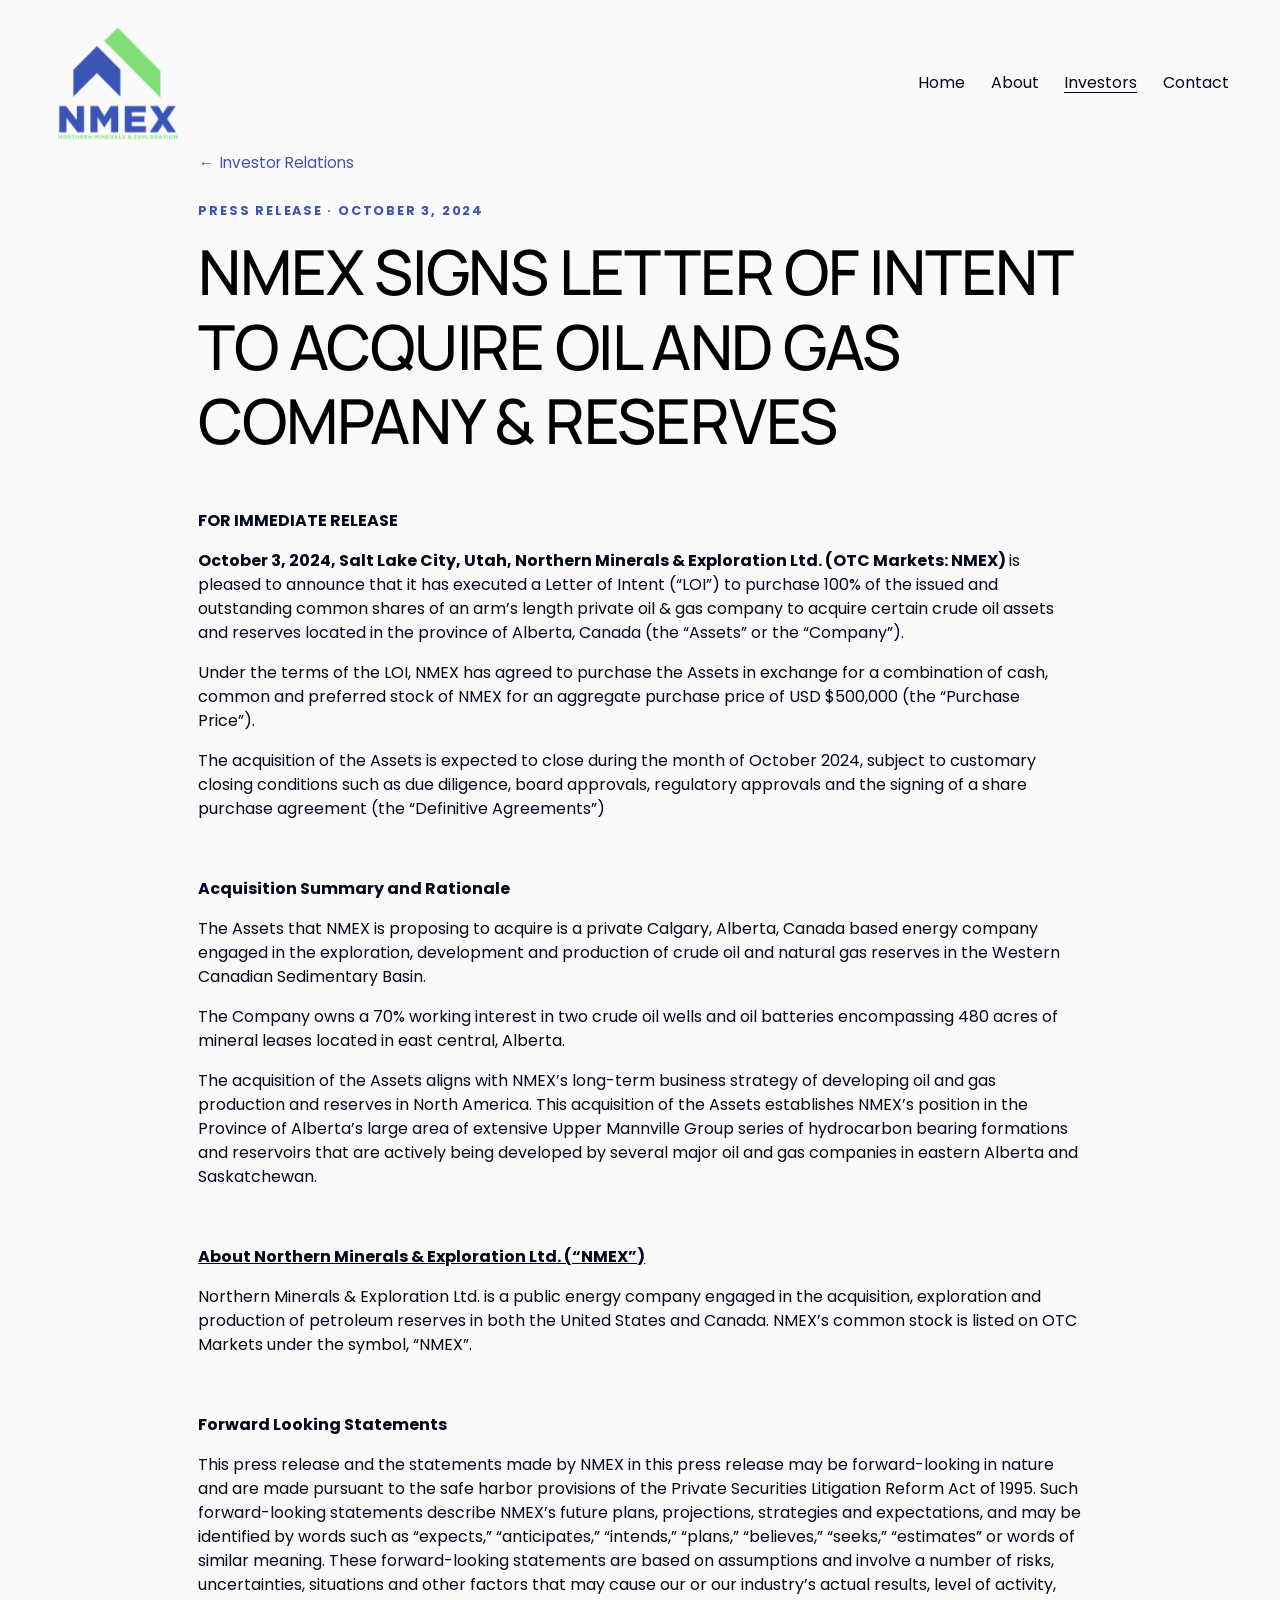
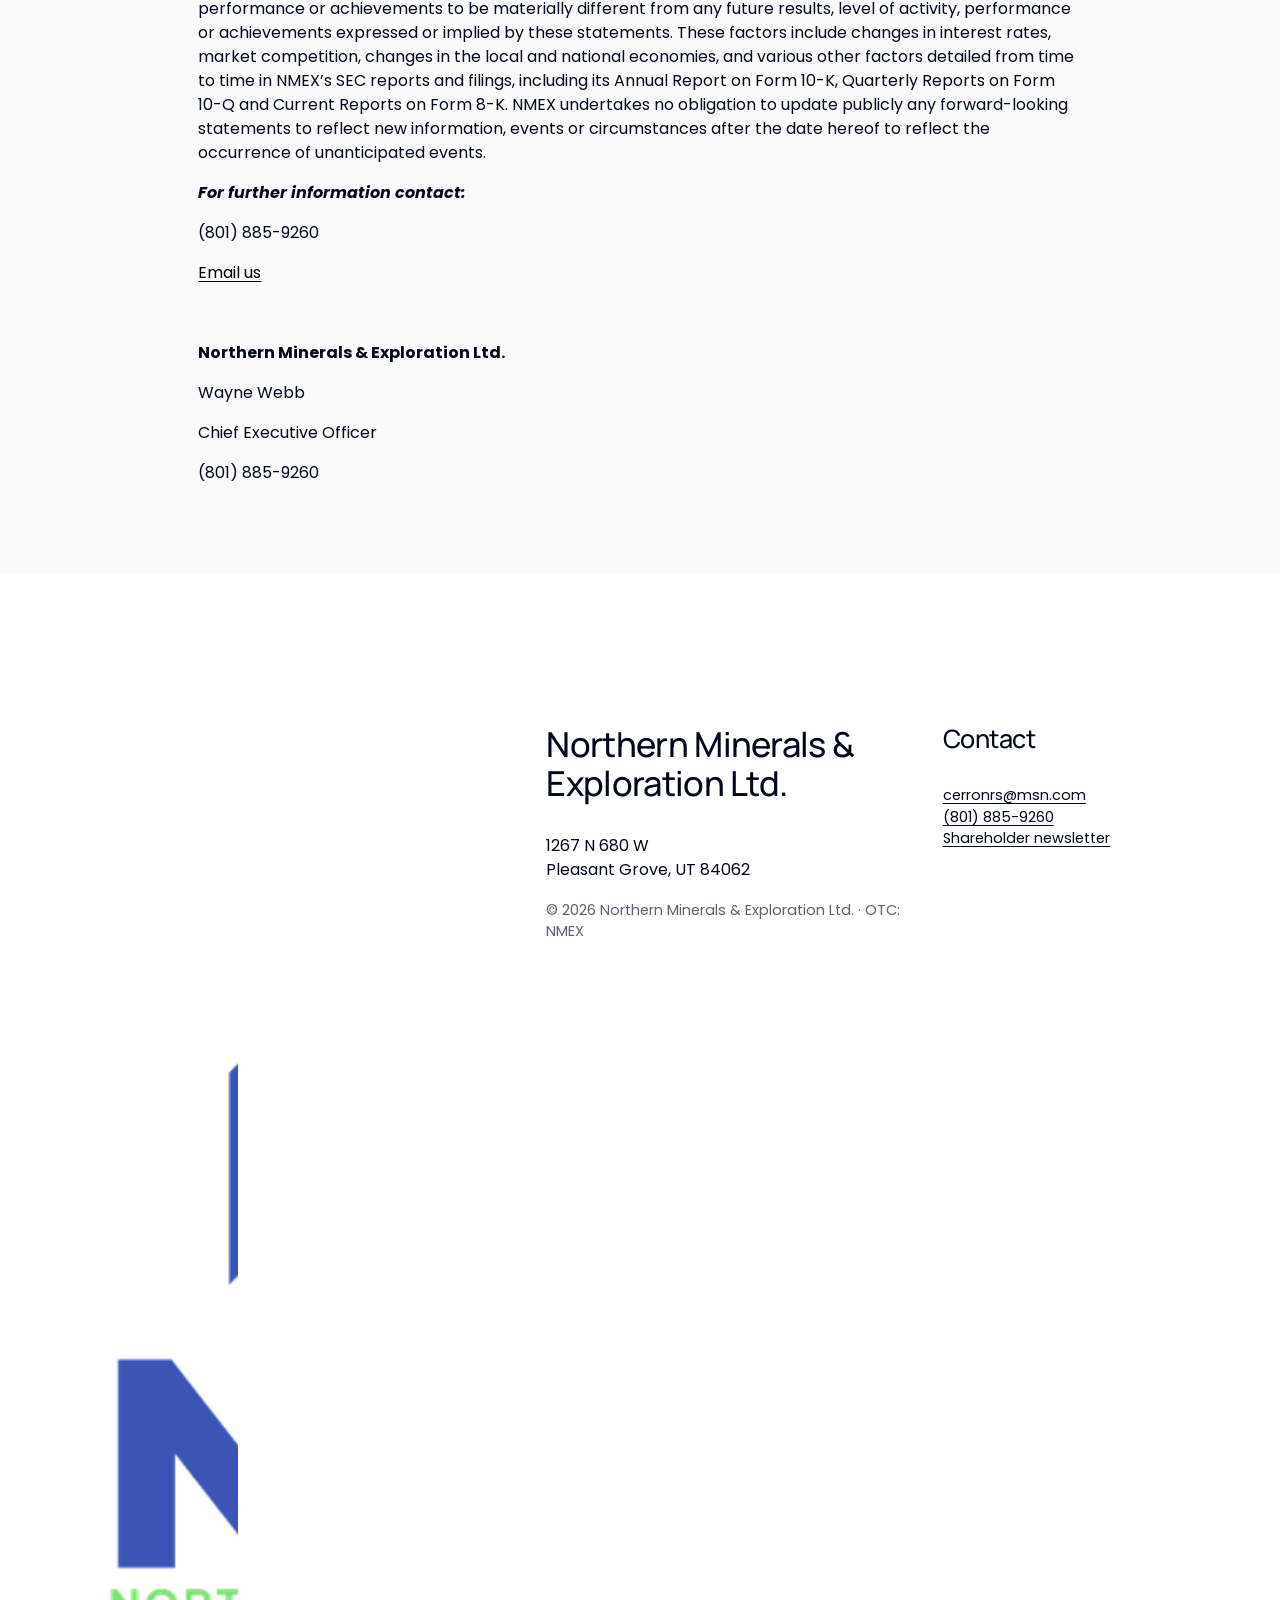
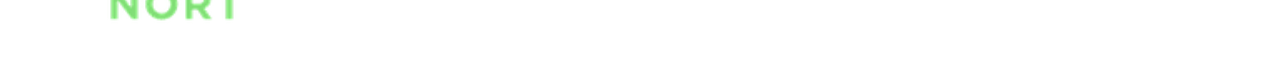
<file: investors/blog-post-title-one-jmssd.html>
<!doctype html>
<html xmlns:og="http://opengraphprotocol.org/schema/" xmlns:fb="http://www.facebook.com/2008/fbml" lang="en-US"  >
  <head>
    <meta http-equiv="X-UA-Compatible" content="IE=edge,chrome=1">
    <meta name="viewport" content="width=device-width, initial-scale=1">
    <!-- This is Squarespace. --><!-- chicory-hyperboloid-29tn -->
<base href="">
<meta charset="utf-8" />
<title>NMEX Signs Letter of Intent to Acquire Oil and Gas Company &amp; Reserves — Northern Minerals and Exploration</title>
<meta http-equiv="Accept-CH" content="Sec-CH-UA-Platform-Version, Sec-CH-UA-Model" /><link rel="icon" href="/favicon.ico" sizes="any"><link rel="icon" type="image/png" sizes="32x32" href="/assets/img/favicon-32.png"><link rel="icon" type="image/png" sizes="192x192" href="/assets/img/favicon-192.png"><link rel="apple-touch-icon" href="/assets/img/apple-touch-icon.png">
<link rel="canonical" href="https://nmex.ltd/investors/blog-post-title-one-jmssd"/>
<meta property="og:site_name" content="Northern Minerals and Exploration"/>
<meta property="og:title" content="NMEX Signs Letter of Intent to Acquire Oil and Gas Company &amp; Reserves"/>
<meta property="og:latitude" content="40.7207559"/>
<meta property="og:longitude" content="-74.00076130000002"/>
<meta property="og:locality" content=""/>
<meta property="og:url" content="https://nmex.ltd/investors/blog-post-title-one-jmssd"/>
<meta property="og:type" content="article"/>
<meta property="og:description" content="October 3, 2024: Northern Minerals &amp; Exploration Ltd. (OTC: NMEX) signs a letter of intent to acquire a private Alberta oil and gas company holding a 70% working interest in two crude oil wells."/>
<meta property="og:image" content="https://nmex.ltd/assets/img/og-image.jpg"/>
<meta property="og:image:width" content="1200"/>
<meta property="og:image:height" content="630"/>
<meta itemprop="name" content="NMEX Signs Letter of Intent to Acquire Oil and Gas Company &amp; Reserves"/>
<meta itemprop="url" content="https://nmex.ltd/investors/blog-post-title-one-jmssd"/>
<meta itemprop="description" content="October 3, 2024: Northern Minerals &amp; Exploration Ltd. (OTC: NMEX) signs a letter of intent to acquire a private Alberta oil and gas company holding a 70% working interest in two crude oil wells."/>
<meta itemprop="thumbnailUrl" content="https://nmex.ltd/assets/img/og-image.jpg"/>
<link rel="image_src" href="https://nmex.ltd/assets/img/og-image.jpg" />
<meta itemprop="image" content="https://nmex.ltd/assets/img/og-image.jpg"/>
<meta itemprop="author" content="Northern Minerals &amp; Exploration Ltd."/>
<meta itemprop="datePublished" content="2024-10-03T10:13:00-0500"/>
<meta itemprop="dateModified" content="2024-10-03T12:29:11-0500"/>
<meta itemprop="headline" content="NMEX SIGNS LETTER OF INTENT TO ACQUIRE OIL AND GAS COMPANY &amp; RESERVES"/>
<meta itemprop="publisher" content="Northern Minerals and Exploration"/>
<meta name="twitter:title" content="NMEX Signs Letter of Intent to Acquire Oil and Gas Company &amp; Reserves"/>
<meta name="twitter:image" content="https://nmex.ltd/assets/img/og-image.jpg"/>
<meta name="twitter:url" content="https://nmex.ltd/investors/blog-post-title-one-jmssd"/>
<meta name="twitter:card" content="summary_large_image"/>
<meta name="twitter:description" content="October 3, 2024: Northern Minerals &amp; Exploration Ltd. (OTC: NMEX) signs a letter of intent to acquire a private Alberta oil and gas company holding a 70% working interest in two crude oil wells."/>
<meta name="description" content="October 3, 2024: Northern Minerals &amp; Exploration Ltd. (OTC: NMEX) signs a letter of intent to acquire a private Alberta oil and gas company holding a 70% working interest in two crude oil wells." />
<link rel="preconnect" href="https://fonts.gstatic.com" crossorigin>
<link rel="stylesheet" href="https://fonts.googleapis.com/css2?family=Manrope:ital,wght@0,500;0,700&family=Poppins:ital,wght@0,400;0,700;1,400;1,700"><script type="text/javascript" crossorigin="anonymous" defer="true" nomodule="nomodule" src="https://assets.squarespace.com/@sqs/polyfiller/1.6/legacy.js"></script>
<script type="text/javascript" crossorigin="anonymous" defer="true" src="https://assets.squarespace.com/@sqs/polyfiller/1.6/modern.js"></script>
<script data-name="static-context">Static = window.Static || {}; Static.SQUARESPACE_CONTEXT = {"betaFeatureFlags":["output_template_css_assets","scripts_defer","campaigns_discount_section_in_blasts","campaigns_import_discounts","contacts_and_campaigns_redesign","commerce_product_payment_plan_editing","campaigns_merch_state","marketing_automations","modernized-pdp-m2-enabled","campaigns_table_v2","marketing_landing_page","i18n_beta_website_locales","enable_form_submission_trigger","member_areas_feature","nested_categories","new_stacked_index","supports_versioned_template_assets","campaigns_thumbnail_layout","enable_modernized_pdp_m3_fluid","campaigns_discount_section_in_automations","campaigns_new_image_layout_picker","override_block_styles","enable_modernized_pdp_m3_layout_ux"],"facebookAppId":"314192535267336","facebookApiVersion":"v6.0","rollups":{"squarespace-announcement-bar":{"js":"//assets.squarespace.com/universal/scripts-compressed/announcement-bar-0d42d1862159c4e6-min.en-US.js"},"squarespace-audio-player":{"css":"//assets.squarespace.com/universal/styles-compressed/audio-player-b05f5197a871c566-min.en-US.css","js":"//assets.squarespace.com/universal/scripts-compressed/audio-player-5b804831f1e69672-min.en-US.js"},"squarespace-blog-collection-list":{"css":"//assets.squarespace.com/universal/styles-compressed/blog-collection-list-b4046463b72f34e2-min.en-US.css","js":"//assets.squarespace.com/universal/scripts-compressed/blog-collection-list-d5bd5d2a1524b858-min.en-US.js"},"squarespace-calendar-block-renderer":{"css":"//assets.squarespace.com/universal/styles-compressed/calendar-block-renderer-c3fef2a497c8e56b-min.en-US.css","js":"//assets.squarespace.com/universal/scripts-compressed/calendar-block-renderer-eb449d66ffd023be-min.en-US.js"},"squarespace-chartjs-helpers":{"css":"//assets.squarespace.com/universal/styles-compressed/chartjs-helpers-96b256171ee039c1-min.en-US.css","js":"//assets.squarespace.com/universal/scripts-compressed/chartjs-helpers-0f6610ea3f198027-min.en-US.js"},"squarespace-comments":{"css":"//assets.squarespace.com/universal/styles-compressed/comments-1909adba615d1267-min.en-US.css","js":"//assets.squarespace.com/universal/scripts-compressed/comments-22e133c4dc8842c4-min.en-US.js"},"squarespace-custom-css-popup":{"css":"//assets.squarespace.com/universal/styles-compressed/custom-css-popup-f387ac693a6f379a-min.en-US.css","js":"//assets.squarespace.com/universal/scripts-compressed/custom-css-popup-c462f0abc4c9779c-min.en-US.js"},"squarespace-dialog":{"css":"//assets.squarespace.com/universal/styles-compressed/dialog-86aacd645d83874c-min.en-US.css","js":"//assets.squarespace.com/universal/scripts-compressed/dialog-f53da749b97dee38-min.en-US.js"},"squarespace-events-collection":{"css":"//assets.squarespace.com/universal/styles-compressed/events-collection-c3fef2a497c8e56b-min.en-US.css","js":"//assets.squarespace.com/universal/scripts-compressed/events-collection-36e982b07d060c96-min.en-US.js"},"squarespace-form-rendering-utils":{"js":"//assets.squarespace.com/universal/scripts-compressed/form-rendering-utils-2034576bee2ca374-min.en-US.js"},"squarespace-forms":{"css":"//assets.squarespace.com/universal/styles-compressed/forms-0afd3c6ac30bbab1-min.en-US.css","js":"//assets.squarespace.com/universal/scripts-compressed/forms-93a072eb173475ab-min.en-US.js"},"squarespace-gallery-collection-list":{"css":"//assets.squarespace.com/universal/styles-compressed/gallery-collection-list-b4046463b72f34e2-min.en-US.css","js":"//assets.squarespace.com/universal/scripts-compressed/gallery-collection-list-9f7aecddb0723bd7-min.en-US.js"},"squarespace-image-zoom":{"css":"//assets.squarespace.com/universal/styles-compressed/image-zoom-b4046463b72f34e2-min.en-US.css","js":"//assets.squarespace.com/universal/scripts-compressed/image-zoom-52dbe9048953f4ac-min.en-US.js"},"squarespace-pinterest":{"css":"//assets.squarespace.com/universal/styles-compressed/pinterest-b4046463b72f34e2-min.en-US.css","js":"//assets.squarespace.com/universal/scripts-compressed/pinterest-62ef3cd44d2c3736-min.en-US.js"},"squarespace-popup-overlay":{"css":"//assets.squarespace.com/universal/styles-compressed/popup-overlay-b742b752f5880972-min.en-US.css","js":"//assets.squarespace.com/universal/scripts-compressed/popup-overlay-b63a4b86cd036d89-min.en-US.js"},"squarespace-product-quick-view":{"css":"//assets.squarespace.com/universal/styles-compressed/product-quick-view-0afd3c6ac30bbab1-min.en-US.css","js":"//assets.squarespace.com/universal/scripts-compressed/product-quick-view-e45ff32cd19a63a1-min.en-US.js"},"squarespace-products-collection-item-v2":{"css":"//assets.squarespace.com/universal/styles-compressed/products-collection-item-v2-b4046463b72f34e2-min.en-US.css","js":"//assets.squarespace.com/universal/scripts-compressed/products-collection-item-v2-c2ab0e31b1585540-min.en-US.js"},"squarespace-products-collection-list-v2":{"css":"//assets.squarespace.com/universal/styles-compressed/products-collection-list-v2-b4046463b72f34e2-min.en-US.css","js":"//assets.squarespace.com/universal/scripts-compressed/products-collection-list-v2-c476cb19fc080a16-min.en-US.js"},"squarespace-search-page":{"css":"//assets.squarespace.com/universal/styles-compressed/search-page-90a67fc09b9b32c6-min.en-US.css","js":"//assets.squarespace.com/universal/scripts-compressed/search-page-ceba448b3f1e31a7-min.en-US.js"},"squarespace-search-preview":{"js":"//assets.squarespace.com/universal/scripts-compressed/search-preview-5f4cebfd0bfdcca2-min.en-US.js"},"squarespace-simple-liking":{"css":"//assets.squarespace.com/universal/styles-compressed/simple-liking-701bf8bbc05ec6aa-min.en-US.css","js":"//assets.squarespace.com/universal/scripts-compressed/simple-liking-a5d16f553c1269c6-min.en-US.js"},"squarespace-social-buttons":{"css":"//assets.squarespace.com/universal/styles-compressed/social-buttons-95032e5fa98e47a5-min.en-US.css","js":"//assets.squarespace.com/universal/scripts-compressed/social-buttons-47746ee59e9cf20f-min.en-US.js"},"squarespace-tourdates":{"css":"//assets.squarespace.com/universal/styles-compressed/tourdates-b4046463b72f34e2-min.en-US.css","js":"//assets.squarespace.com/universal/scripts-compressed/tourdates-20b473f1d1e43c1d-min.en-US.js"},"squarespace-website-overlays-manager":{"css":"//assets.squarespace.com/universal/styles-compressed/website-overlays-manager-07ea5a4e004e6710-min.en-US.css","js":"//assets.squarespace.com/universal/scripts-compressed/website-overlays-manager-62ad7f8ae9b90855-min.en-US.js"}},"pageType":50,"website":{"id":"66ec58be18a2627b0cc441a0","captchaSettings":{"enabledForDonations":false},"cloneable":false,"contentModifiedOn":1726768631908,"formattingLocale":"en-US","fullSiteTitle":"NMEX SIGNS LETTER OF INTENT TO ACQUIRE OIL AND GAS COMPANY &amp; RESERVES \u2014 Northern Minerals and Exploration","identifier":"chicory-hyperboloid-29tn","imageMetadataProcessingEnabled":false,"isHstsEnabled":true,"language":"en-US","location":{},"logoImageId":"66fdac9ecc205c594be2e46f","primaryDomain":"www.northernmineralsandexploration.com","screenshotId":"00bce755cc8744d9af414bc3bd02abe5088a3a8947c8690e238c19d76e3d2222","shareButtonOptions":{"6":true,"7":true,"1":true,"4":true,"8":true,"3":true,"2":true},"showOwnerLogin":false,"siteStatus":{},"siteTitle":"Northern Minerals and Exploration","sslSetting":3,"timeZone":"America/Chicago","translationLocale":"en-US","typekitId":"","websiteType":4,"hasBeenCloneable":false,"statsMigrated":false,"authenticUrl":"https://www.northernmineralsandexploration.com","baseUrl":"https://www.northernmineralsandexploration.com","internalUrl":"https://chicory-hyperboloid-29tn.squarespace.com","logoImageUrl":"//images.squarespace-cdn.com/content/v1/66ec58be18a2627b0cc441a0/7cdf3689-2d57-4c66-9e98-3f9cdcca025f/NMEX_Logo-1.png","machineTimeZoneOffset":-18000000,"timeZoneAbbr":"CDT","timeZoneOffset":-18000000},"websiteSettings":{"id":"66ec58be18a2627b0cc441a3","websiteId":"66ec58be18a2627b0cc441a0","subjects":[],"country":"US","state":"TX","simpleLikingEnabled":true,"mobileInfoBarSettings":{"isContactEmailEnabled":false,"isContactPhoneNumberEnabled":false,"isLocationEnabled":false,"isBusinessHoursEnabled":false},"announcementBarSettings":{},"commentLikesAllowed":true,"commentAnonAllowed":true,"commentThreaded":true,"commentApprovalRequired":false,"commentAvatarsOn":true,"commentSortType":2,"commentFlagThreshold":0,"commentFlagsAllowed":true,"commentEnableByDefault":true,"commentDisableAfterDaysDefault":0,"disqusShortname":"","commentsEnabled":false,"businessHours":{},"storeSettings":{"returnPolicy":null,"termsOfService":null,"privacyPolicy":null,"expressCheckout":false,"continueShoppingLinkUrl":"/","useLightCart":false,"showNoteField":false,"shippingCountryDefaultValue":"US","billToShippingDefaultValue":false,"showShippingPhoneNumber":true,"isShippingPhoneRequired":false,"showBillingPhoneNumber":true,"isBillingPhoneRequired":false,"currenciesSupported":["USD","CAD","GBP","AUD","EUR","CHF","NOK","SEK","DKK","NZD","SGD","MXN","HKD","CZK","ILS","MYR","RUB","PHP","PLN","THB","BRL","ARS","COP","IDR","INR","JPY","ZAR"],"defaultCurrency":"USD","selectedCurrency":"USD","measurementStandard":1,"showCustomCheckoutForm":false,"checkoutPageMarketingOptInEnabled":true,"enableMailingListOptInByDefault":false,"sameAsRetailLocation":false,"merchandisingSettings":{"scarcityEnabledOnProductItems":false,"scarcityEnabledOnProductBlocks":false,"scarcityMessageType":"DEFAULT_SCARCITY_MESSAGE","scarcityThreshold":10,"multipleQuantityAllowedForServices":true,"restockNotificationsEnabled":false,"restockNotificationsSuccessText":"","restockNotificationsMailingListSignUpEnabled":false,"relatedProductsEnabled":false,"relatedProductsOrdering":"random","soldOutVariantsDropdownDisabled":false,"productComposerOptedIn":false,"productComposerABTestOptedOut":false,"productReviewsEnabled":false},"minimumOrderSubtotalEnabled":false,"minimumOrderSubtotal":{"currency":"USD","value":"0.00"},"addToCartConfirmationType":2,"isLive":false,"multipleQuantityAllowedForServices":true},"useEscapeKeyToLogin":false,"ssBadgeType":1,"ssBadgePosition":4,"ssBadgeVisibility":1,"ssBadgeDevices":1,"pinterestOverlayOptions":{"mode":"disabled"},"userAccountsSettings":{"loginAllowed":true,"signupAllowed":true}},"cookieSettings":{"isCookieBannerEnabled":false,"isRestrictiveCookiePolicyEnabled":false,"cookieBannerText":"","cookieBannerTheme":"","cookieBannerVariant":"","cookieBannerPosition":"","cookieBannerCtaVariant":"","cookieBannerCtaText":"","cookieBannerAcceptType":"OPT_IN","cookieBannerOptOutCtaText":"","cookieBannerHasOptOut":false,"cookieBannerHasManageCookies":true,"cookieBannerManageCookiesLabel":"","cookieBannerSavedPreferencesText":"","cookieBannerSavedPreferencesLayout":"PILL"},"websiteCloneable":false,"collection":{"title":"Investor Updates","id":"66ec59433f36ef4b02fe1301","fullUrl":"/investors","type":1,"permissionType":1},"item":{"title":"NMEX SIGNS LETTER OF INTENT TO ACQUIRE OIL AND GAS COMPANY &amp; RESERVES","id":"66ec59433f36ef4b02fe1302","fullUrl":"/investors/blog-post-title-one-jmssd","publicCommentCount":0,"commentState":2,"recordType":1},"subscribed":false,"appDomain":"squarespace.com","templateTweakable":true,"tweakJSON":{"form-use-theme-colors":"true","header-logo-height":"115px","header-mobile-logo-max-height":"30px","header-vert-padding":"2vw","header-width":"Inset","maxPageWidth":"1400px","mobile-header-vert-padding":"6vw","pagePadding":"4vw","tweak-blog-alternating-side-by-side-image-aspect-ratio":"1:1 Square","tweak-blog-alternating-side-by-side-image-spacing":"6%","tweak-blog-alternating-side-by-side-meta-spacing":"20px","tweak-blog-alternating-side-by-side-primary-meta":"Categories","tweak-blog-alternating-side-by-side-read-more-spacing":"20px","tweak-blog-alternating-side-by-side-secondary-meta":"Date","tweak-blog-basic-grid-columns":"3","tweak-blog-basic-grid-image-aspect-ratio":"3:2 Standard","tweak-blog-basic-grid-image-spacing":"35px","tweak-blog-basic-grid-meta-spacing":"25px","tweak-blog-basic-grid-primary-meta":"Categories","tweak-blog-basic-grid-read-more-spacing":"20px","tweak-blog-basic-grid-secondary-meta":"Date","tweak-blog-item-custom-width":"50","tweak-blog-item-show-author-profile":"false","tweak-blog-item-width":"Medium","tweak-blog-masonry-columns":"2","tweak-blog-masonry-horizontal-spacing":"30px","tweak-blog-masonry-image-spacing":"20px","tweak-blog-masonry-meta-spacing":"20px","tweak-blog-masonry-primary-meta":"Categories","tweak-blog-masonry-read-more-spacing":"20px","tweak-blog-masonry-secondary-meta":"Date","tweak-blog-masonry-vertical-spacing":"30px","tweak-blog-side-by-side-image-aspect-ratio":"1:1 Square","tweak-blog-side-by-side-image-spacing":"6%","tweak-blog-side-by-side-meta-spacing":"20px","tweak-blog-side-by-side-primary-meta":"Categories","tweak-blog-side-by-side-read-more-spacing":"20px","tweak-blog-side-by-side-secondary-meta":"Date","tweak-blog-single-column-image-spacing":"50px","tweak-blog-single-column-meta-spacing":"30px","tweak-blog-single-column-primary-meta":"Categories","tweak-blog-single-column-read-more-spacing":"15px","tweak-blog-single-column-secondary-meta":"Date","tweak-events-stacked-show-thumbnails":"true","tweak-events-stacked-thumbnail-size":"3:2 Standard","tweak-fixed-header":"false","tweak-fixed-header-style":"Basic","tweak-global-animations-animation-curve":"ease","tweak-global-animations-animation-delay":"0.1s","tweak-global-animations-animation-duration":"0.1s","tweak-global-animations-animation-style":"fade","tweak-global-animations-animation-type":"none","tweak-global-animations-complexity-level":"detailed","tweak-global-animations-enabled":"false","tweak-portfolio-grid-basic-custom-height":"50","tweak-portfolio-grid-overlay-custom-height":"50","tweak-portfolio-hover-follow-acceleration":"10%","tweak-portfolio-hover-follow-animation-duration":"Fast","tweak-portfolio-hover-follow-animation-type":"Fade","tweak-portfolio-hover-follow-delimiter":"Bullet","tweak-portfolio-hover-follow-front":"false","tweak-portfolio-hover-follow-layout":"Inline","tweak-portfolio-hover-follow-size":"50","tweak-portfolio-hover-follow-text-spacing-x":"1.5","tweak-portfolio-hover-follow-text-spacing-y":"1.5","tweak-portfolio-hover-static-animation-duration":"Fast","tweak-portfolio-hover-static-animation-type":"Fade","tweak-portfolio-hover-static-delimiter":"Hyphen","tweak-portfolio-hover-static-front":"true","tweak-portfolio-hover-static-layout":"Inline","tweak-portfolio-hover-static-size":"50","tweak-portfolio-hover-static-text-spacing-x":"1.5","tweak-portfolio-hover-static-text-spacing-y":"1.5","tweak-portfolio-index-background-animation-duration":"Medium","tweak-portfolio-index-background-animation-type":"Fade","tweak-portfolio-index-background-custom-height":"50","tweak-portfolio-index-background-delimiter":"None","tweak-portfolio-index-background-height":"Large","tweak-portfolio-index-background-horizontal-alignment":"Center","tweak-portfolio-index-background-link-format":"Stacked","tweak-portfolio-index-background-persist":"false","tweak-portfolio-index-background-vertical-alignment":"Middle","tweak-portfolio-index-background-width":"Full","tweak-transparent-header":"true"},"templateId":"5c5a519771c10ba3470d8101","templateVersion":"7.1","pageFeatures":[1,2,4],"gmRenderKey":"QUl6YVN5Q0JUUk9xNkx1dkZfSUUxcjQ2LVQ0QWVUU1YtMGQ3bXk4","templateScriptsRootUrl":"https://static1.squarespace.com/static/vta/5c5a519771c10ba3470d8101/scripts/","impersonatedSession":false,"tzData":{"zones":[[-360,"US","C%sT",null]],"rules":{"US":[[1967,2006,null,"Oct","lastSun","2:00","0","S"],[1987,2006,null,"Apr","Sun>=1","2:00","1:00","D"],[2007,"max",null,"Mar","Sun>=8","2:00","1:00","D"],[2007,"max",null,"Nov","Sun>=1","2:00","0","S"]]}},"showAnnouncementBar":false,"recaptchaEnterpriseContext":{"recaptchaEnterpriseSiteKey":"6LdDFQwjAAAAAPigEvvPgEVbb7QBm-TkVJdDTlAv"},"i18nContext":{"timeZoneData":{"id":"America/Chicago","name":"Central Time"}},"env":"PRODUCTION","visitorFormContext":{"formFieldFormats":{"initialAddressFormat":{"id":0,"type":"ADDRESS","country":"US","labelLocale":"en","fields":[{"type":"FIELD","label":"Address Line 1","identifier":"Line1","length":0,"required":true,"metadata":{"autocomplete":"address-line1"}},{"type":"SEPARATOR","label":"\n","identifier":"Newline","length":0,"required":false,"metadata":{}},{"type":"FIELD","label":"Address Line 2","identifier":"Line2","length":0,"required":false,"metadata":{"autocomplete":"address-line2"}},{"type":"SEPARATOR","label":"\n","identifier":"Newline","length":0,"required":false,"metadata":{}},{"type":"FIELD","label":"City","identifier":"City","length":0,"required":true,"metadata":{"autocomplete":"address-level2"}},{"type":"SEPARATOR","label":",","identifier":"Comma","length":0,"required":false,"metadata":{}},{"type":"SEPARATOR","label":" ","identifier":"Space","length":0,"required":false,"metadata":{}},{"type":"FIELD","label":"State","identifier":"State","length":0,"required":true,"metadata":{"autocomplete":"address-level1"}},{"type":"SEPARATOR","label":" ","identifier":"Space","length":0,"required":false,"metadata":{}},{"type":"FIELD","label":"ZIP Code","identifier":"Zip","length":0,"required":true,"metadata":{"autocomplete":"postal-code"}}]},"countries":[{"name":"Afghanistan","code":"AF","phoneCode":"+93"},{"name":"\u00C5land Islands","code":"AX","phoneCode":"+358"},{"name":"Albania","code":"AL","phoneCode":"+355"},{"name":"Algeria","code":"DZ","phoneCode":"+213"},{"name":"American Samoa","code":"AS","phoneCode":"+1"},{"name":"Andorra","code":"AD","phoneCode":"+376"},{"name":"Angola","code":"AO","phoneCode":"+244"},{"name":"Anguilla","code":"AI","phoneCode":"+1"},{"name":"Antigua & Barbuda","code":"AG","phoneCode":"+1"},{"name":"Argentina","code":"AR","phoneCode":"+54"},{"name":"Armenia","code":"AM","phoneCode":"+374"},{"name":"Aruba","code":"AW","phoneCode":"+297"},{"name":"Ascension Island","code":"AC","phoneCode":"+247"},{"name":"Australia","code":"AU","phoneCode":"+61"},{"name":"Austria","code":"AT","phoneCode":"+43"},{"name":"Azerbaijan","code":"AZ","phoneCode":"+994"},{"name":"Bahamas","code":"BS","phoneCode":"+1"},{"name":"Bahrain","code":"BH","phoneCode":"+973"},{"name":"Bangladesh","code":"BD","phoneCode":"+880"},{"name":"Barbados","code":"BB","phoneCode":"+1"},{"name":"Belarus","code":"BY","phoneCode":"+375"},{"name":"Belgium","code":"BE","phoneCode":"+32"},{"name":"Belize","code":"BZ","phoneCode":"+501"},{"name":"Benin","code":"BJ","phoneCode":"+229"},{"name":"Bermuda","code":"BM","phoneCode":"+1"},{"name":"Bhutan","code":"BT","phoneCode":"+975"},{"name":"Bolivia","code":"BO","phoneCode":"+591"},{"name":"Bosnia & Herzegovina","code":"BA","phoneCode":"+387"},{"name":"Botswana","code":"BW","phoneCode":"+267"},{"name":"Brazil","code":"BR","phoneCode":"+55"},{"name":"British Indian Ocean Territory","code":"IO","phoneCode":"+246"},{"name":"British Virgin Islands","code":"VG","phoneCode":"+1"},{"name":"Brunei","code":"BN","phoneCode":"+673"},{"name":"Bulgaria","code":"BG","phoneCode":"+359"},{"name":"Burkina Faso","code":"BF","phoneCode":"+226"},{"name":"Burundi","code":"BI","phoneCode":"+257"},{"name":"Cambodia","code":"KH","phoneCode":"+855"},{"name":"Cameroon","code":"CM","phoneCode":"+237"},{"name":"Canada","code":"CA","phoneCode":"+1"},{"name":"Cape Verde","code":"CV","phoneCode":"+238"},{"name":"Caribbean Netherlands","code":"BQ","phoneCode":"+599"},{"name":"Cayman Islands","code":"KY","phoneCode":"+1"},{"name":"Central African Republic","code":"CF","phoneCode":"+236"},{"name":"Chad","code":"TD","phoneCode":"+235"},{"name":"Chile","code":"CL","phoneCode":"+56"},{"name":"China","code":"CN","phoneCode":"+86"},{"name":"Christmas Island","code":"CX","phoneCode":"+61"},{"name":"Cocos (Keeling) Islands","code":"CC","phoneCode":"+61"},{"name":"Colombia","code":"CO","phoneCode":"+57"},{"name":"Comoros","code":"KM","phoneCode":"+269"},{"name":"Congo - Brazzaville","code":"CG","phoneCode":"+242"},{"name":"Congo - Kinshasa","code":"CD","phoneCode":"+243"},{"name":"Cook Islands","code":"CK","phoneCode":"+682"},{"name":"Costa Rica","code":"CR","phoneCode":"+506"},{"name":"C\u00F4te d\u2019Ivoire","code":"CI","phoneCode":"+225"},{"name":"Croatia","code":"HR","phoneCode":"+385"},{"name":"Cuba","code":"CU","phoneCode":"+53"},{"name":"Cura\u00E7ao","code":"CW","phoneCode":"+599"},{"name":"Cyprus","code":"CY","phoneCode":"+357"},{"name":"Czechia","code":"CZ","phoneCode":"+420"},{"name":"Denmark","code":"DK","phoneCode":"+45"},{"name":"Djibouti","code":"DJ","phoneCode":"+253"},{"name":"Dominica","code":"DM","phoneCode":"+1"},{"name":"Dominican Republic","code":"DO","phoneCode":"+1"},{"name":"Ecuador","code":"EC","phoneCode":"+593"},{"name":"Egypt","code":"EG","phoneCode":"+20"},{"name":"El Salvador","code":"SV","phoneCode":"+503"},{"name":"Equatorial Guinea","code":"GQ","phoneCode":"+240"},{"name":"Eritrea","code":"ER","phoneCode":"+291"},{"name":"Estonia","code":"EE","phoneCode":"+372"},{"name":"Eswatini","code":"SZ","phoneCode":"+268"},{"name":"Ethiopia","code":"ET","phoneCode":"+251"},{"name":"Falkland Islands","code":"FK","phoneCode":"+500"},{"name":"Faroe Islands","code":"FO","phoneCode":"+298"},{"name":"Fiji","code":"FJ","phoneCode":"+679"},{"name":"Finland","code":"FI","phoneCode":"+358"},{"name":"France","code":"FR","phoneCode":"+33"},{"name":"French Guiana","code":"GF","phoneCode":"+594"},{"name":"French Polynesia","code":"PF","phoneCode":"+689"},{"name":"Gabon","code":"GA","phoneCode":"+241"},{"name":"Gambia","code":"GM","phoneCode":"+220"},{"name":"Georgia","code":"GE","phoneCode":"+995"},{"name":"Germany","code":"DE","phoneCode":"+49"},{"name":"Ghana","code":"GH","phoneCode":"+233"},{"name":"Gibraltar","code":"GI","phoneCode":"+350"},{"name":"Greece","code":"GR","phoneCode":"+30"},{"name":"Greenland","code":"GL","phoneCode":"+299"},{"name":"Grenada","code":"GD","phoneCode":"+1"},{"name":"Guadeloupe","code":"GP","phoneCode":"+590"},{"name":"Guam","code":"GU","phoneCode":"+1"},{"name":"Guatemala","code":"GT","phoneCode":"+502"},{"name":"Guernsey","code":"GG","phoneCode":"+44"},{"name":"Guinea","code":"GN","phoneCode":"+224"},{"name":"Guinea-Bissau","code":"GW","phoneCode":"+245"},{"name":"Guyana","code":"GY","phoneCode":"+592"},{"name":"Haiti","code":"HT","phoneCode":"+509"},{"name":"Honduras","code":"HN","phoneCode":"+504"},{"name":"Hong Kong SAR China","code":"HK","phoneCode":"+852"},{"name":"Hungary","code":"HU","phoneCode":"+36"},{"name":"Iceland","code":"IS","phoneCode":"+354"},{"name":"India","code":"IN","phoneCode":"+91"},{"name":"Indonesia","code":"ID","phoneCode":"+62"},{"name":"Iran","code":"IR","phoneCode":"+98"},{"name":"Iraq","code":"IQ","phoneCode":"+964"},{"name":"Ireland","code":"IE","phoneCode":"+353"},{"name":"Isle of Man","code":"IM","phoneCode":"+44"},{"name":"Israel","code":"IL","phoneCode":"+972"},{"name":"Italy","code":"IT","phoneCode":"+39"},{"name":"Jamaica","code":"JM","phoneCode":"+1"},{"name":"Japan","code":"JP","phoneCode":"+81"},{"name":"Jersey","code":"JE","phoneCode":"+44"},{"name":"Jordan","code":"JO","phoneCode":"+962"},{"name":"Kazakhstan","code":"KZ","phoneCode":"+7"},{"name":"Kenya","code":"KE","phoneCode":"+254"},{"name":"Kiribati","code":"KI","phoneCode":"+686"},{"name":"Kosovo","code":"XK","phoneCode":"+383"},{"name":"Kuwait","code":"KW","phoneCode":"+965"},{"name":"Kyrgyzstan","code":"KG","phoneCode":"+996"},{"name":"Laos","code":"LA","phoneCode":"+856"},{"name":"Latvia","code":"LV","phoneCode":"+371"},{"name":"Lebanon","code":"LB","phoneCode":"+961"},{"name":"Lesotho","code":"LS","phoneCode":"+266"},{"name":"Liberia","code":"LR","phoneCode":"+231"},{"name":"Libya","code":"LY","phoneCode":"+218"},{"name":"Liechtenstein","code":"LI","phoneCode":"+423"},{"name":"Lithuania","code":"LT","phoneCode":"+370"},{"name":"Luxembourg","code":"LU","phoneCode":"+352"},{"name":"Macao SAR China","code":"MO","phoneCode":"+853"},{"name":"Madagascar","code":"MG","phoneCode":"+261"},{"name":"Malawi","code":"MW","phoneCode":"+265"},{"name":"Malaysia","code":"MY","phoneCode":"+60"},{"name":"Maldives","code":"MV","phoneCode":"+960"},{"name":"Mali","code":"ML","phoneCode":"+223"},{"name":"Malta","code":"MT","phoneCode":"+356"},{"name":"Marshall Islands","code":"MH","phoneCode":"+692"},{"name":"Martinique","code":"MQ","phoneCode":"+596"},{"name":"Mauritania","code":"MR","phoneCode":"+222"},{"name":"Mauritius","code":"MU","phoneCode":"+230"},{"name":"Mayotte","code":"YT","phoneCode":"+262"},{"name":"Mexico","code":"MX","phoneCode":"+52"},{"name":"Micronesia","code":"FM","phoneCode":"+691"},{"name":"Moldova","code":"MD","phoneCode":"+373"},{"name":"Monaco","code":"MC","phoneCode":"+377"},{"name":"Mongolia","code":"MN","phoneCode":"+976"},{"name":"Montenegro","code":"ME","phoneCode":"+382"},{"name":"Montserrat","code":"MS","phoneCode":"+1"},{"name":"Morocco","code":"MA","phoneCode":"+212"},{"name":"Mozambique","code":"MZ","phoneCode":"+258"},{"name":"Myanmar (Burma)","code":"MM","phoneCode":"+95"},{"name":"Namibia","code":"NA","phoneCode":"+264"},{"name":"Nauru","code":"NR","phoneCode":"+674"},{"name":"Nepal","code":"NP","phoneCode":"+977"},{"name":"Netherlands","code":"NL","phoneCode":"+31"},{"name":"New Caledonia","code":"NC","phoneCode":"+687"},{"name":"New Zealand","code":"NZ","phoneCode":"+64"},{"name":"Nicaragua","code":"NI","phoneCode":"+505"},{"name":"Niger","code":"NE","phoneCode":"+227"},{"name":"Nigeria","code":"NG","phoneCode":"+234"},{"name":"Niue","code":"NU","phoneCode":"+683"},{"name":"Norfolk Island","code":"NF","phoneCode":"+672"},{"name":"Northern Mariana Islands","code":"MP","phoneCode":"+1"},{"name":"North Korea","code":"KP","phoneCode":"+850"},{"name":"North Macedonia","code":"MK","phoneCode":"+389"},{"name":"Norway","code":"NO","phoneCode":"+47"},{"name":"Oman","code":"OM","phoneCode":"+968"},{"name":"Pakistan","code":"PK","phoneCode":"+92"},{"name":"Palau","code":"PW","phoneCode":"+680"},{"name":"Palestinian Territories","code":"PS","phoneCode":"+970"},{"name":"Panama","code":"PA","phoneCode":"+507"},{"name":"Papua New Guinea","code":"PG","phoneCode":"+675"},{"name":"Paraguay","code":"PY","phoneCode":"+595"},{"name":"Peru","code":"PE","phoneCode":"+51"},{"name":"Philippines","code":"PH","phoneCode":"+63"},{"name":"Poland","code":"PL","phoneCode":"+48"},{"name":"Portugal","code":"PT","phoneCode":"+351"},{"name":"Puerto Rico","code":"PR","phoneCode":"+1"},{"name":"Qatar","code":"QA","phoneCode":"+974"},{"name":"R\u00E9union","code":"RE","phoneCode":"+262"},{"name":"Romania","code":"RO","phoneCode":"+40"},{"name":"Russia","code":"RU","phoneCode":"+7"},{"name":"Rwanda","code":"RW","phoneCode":"+250"},{"name":"Samoa","code":"WS","phoneCode":"+685"},{"name":"San Marino","code":"SM","phoneCode":"+378"},{"name":"S\u00E3o Tom\u00E9 & Pr\u00EDncipe","code":"ST","phoneCode":"+239"},{"name":"Saudi Arabia","code":"SA","phoneCode":"+966"},{"name":"Senegal","code":"SN","phoneCode":"+221"},{"name":"Serbia","code":"RS","phoneCode":"+381"},{"name":"Seychelles","code":"SC","phoneCode":"+248"},{"name":"Sierra Leone","code":"SL","phoneCode":"+232"},{"name":"Singapore","code":"SG","phoneCode":"+65"},{"name":"Sint Maarten","code":"SX","phoneCode":"+1"},{"name":"Slovakia","code":"SK","phoneCode":"+421"},{"name":"Slovenia","code":"SI","phoneCode":"+386"},{"name":"Solomon Islands","code":"SB","phoneCode":"+677"},{"name":"Somalia","code":"SO","phoneCode":"+252"},{"name":"South Africa","code":"ZA","phoneCode":"+27"},{"name":"South Korea","code":"KR","phoneCode":"+82"},{"name":"South Sudan","code":"SS","phoneCode":"+211"},{"name":"Spain","code":"ES","phoneCode":"+34"},{"name":"Sri Lanka","code":"LK","phoneCode":"+94"},{"name":"St. Barth\u00E9lemy","code":"BL","phoneCode":"+590"},{"name":"St. Helena","code":"SH","phoneCode":"+290"},{"name":"St. Kitts & Nevis","code":"KN","phoneCode":"+1"},{"name":"St. Lucia","code":"LC","phoneCode":"+1"},{"name":"St. Martin","code":"MF","phoneCode":"+590"},{"name":"St. Pierre & Miquelon","code":"PM","phoneCode":"+508"},{"name":"St. Vincent & Grenadines","code":"VC","phoneCode":"+1"},{"name":"Sudan","code":"SD","phoneCode":"+249"},{"name":"Suriname","code":"SR","phoneCode":"+597"},{"name":"Svalbard & Jan Mayen","code":"SJ","phoneCode":"+47"},{"name":"Sweden","code":"SE","phoneCode":"+46"},{"name":"Switzerland","code":"CH","phoneCode":"+41"},{"name":"Syria","code":"SY","phoneCode":"+963"},{"name":"Taiwan","code":"TW","phoneCode":"+886"},{"name":"Tajikistan","code":"TJ","phoneCode":"+992"},{"name":"Tanzania","code":"TZ","phoneCode":"+255"},{"name":"Thailand","code":"TH","phoneCode":"+66"},{"name":"Timor-Leste","code":"TL","phoneCode":"+670"},{"name":"Togo","code":"TG","phoneCode":"+228"},{"name":"Tokelau","code":"TK","phoneCode":"+690"},{"name":"Tonga","code":"TO","phoneCode":"+676"},{"name":"Trinidad & Tobago","code":"TT","phoneCode":"+1"},{"name":"Tristan da Cunha","code":"TA","phoneCode":"+290"},{"name":"Tunisia","code":"TN","phoneCode":"+216"},{"name":"T\u00FCrkiye","code":"TR","phoneCode":"+90"},{"name":"Turkmenistan","code":"TM","phoneCode":"+993"},{"name":"Turks & Caicos Islands","code":"TC","phoneCode":"+1"},{"name":"Tuvalu","code":"TV","phoneCode":"+688"},{"name":"U.S. Virgin Islands","code":"VI","phoneCode":"+1"},{"name":"Uganda","code":"UG","phoneCode":"+256"},{"name":"Ukraine","code":"UA","phoneCode":"+380"},{"name":"United Arab Emirates","code":"AE","phoneCode":"+971"},{"name":"United Kingdom","code":"GB","phoneCode":"+44"},{"name":"United States","code":"US","phoneCode":"+1"},{"name":"Uruguay","code":"UY","phoneCode":"+598"},{"name":"Uzbekistan","code":"UZ","phoneCode":"+998"},{"name":"Vanuatu","code":"VU","phoneCode":"+678"},{"name":"Vatican City","code":"VA","phoneCode":"+39"},{"name":"Venezuela","code":"VE","phoneCode":"+58"},{"name":"Vietnam","code":"VN","phoneCode":"+84"},{"name":"Wallis & Futuna","code":"WF","phoneCode":"+681"},{"name":"Western Sahara","code":"EH","phoneCode":"+212"},{"name":"Yemen","code":"YE","phoneCode":"+967"},{"name":"Zambia","code":"ZM","phoneCode":"+260"},{"name":"Zimbabwe","code":"ZW","phoneCode":"+263"}],"initialPhoneFormat":{"id":0,"type":"PHONE_NUMBER","country":"US","labelLocale":"en-US","fields":[{"type":"SEPARATOR","label":"(","identifier":"LeftParen","length":0,"required":false,"metadata":{}},{"type":"FIELD","label":"1","identifier":"1","length":3,"required":false,"metadata":{}},{"type":"SEPARATOR","label":")","identifier":"RightParen","length":0,"required":false,"metadata":{}},{"type":"SEPARATOR","label":" ","identifier":"Space","length":0,"required":false,"metadata":{}},{"type":"FIELD","label":"2","identifier":"2","length":3,"required":false,"metadata":{}},{"type":"SEPARATOR","label":"-","identifier":"Dash","length":0,"required":false,"metadata":{}},{"type":"FIELD","label":"3","identifier":"3","length":14,"required":false,"metadata":{}}]},"initialNameOrder":"GIVEN_FIRST"},"localizedStrings":{"validation":{"noValidSelection":"A valid selection must be made.","invalidUrl":"Must be a valid URL.","stringTooLong":"Value should have a length no longer than {0}.","containsInvalidKey":"{0} contains an invalid key.","invalidTwitterUsername":"Must be a valid Twitter username.","valueOutsideRange":"Value must be in the range {0} to {1}.","invalidPassword":"Passwords should not contain whitespace.","missingRequiredSubfields":"{0} is missing required subfields: {1}","invalidCurrency":"Currency value should be formatted like 1234 or 123.99.","invalidMapSize":"Value should contain exactly {0} elements.","subfieldsRequired":"All fields in {0} are required.","formSubmissionFailed":"Form submission failed. Review the following information: {0}.","invalidCountryCode":"Country code should have an optional plus and up to 4 digits.","invalidDate":"This is not a real date.","required":"{0} is required.","invalidStringLength":"Value should be {0} characters long.","invalidEmail":"Email addresses should follow the format user@domain.com.","invalidListLength":"Value should be {0} elements long.","allEmpty":"Please fill out at least one form field.","missingRequiredQuestion":"Missing a required question.","invalidQuestion":"Contained an invalid question.","captchaFailure":"Captcha validation failed. Please try again.","stringTooShort":"Value should have a length of at least {0}.","invalid":"{0} is not valid.","formErrors":"Form Errors","containsInvalidValue":"{0} contains an invalid value.","invalidUnsignedNumber":"Numbers must contain only digits and no other characters.","invalidName":"Valid names contain only letters, numbers, spaces, ', or - characters."},"submit":"Submit","status":{"title":"{@} Block","learnMore":"Learn more"},"name":{"firstName":"First Name","lastName":"Last Name"},"lightbox":{"openForm":"Open Form"},"likert":{"agree":"Agree","stronglyDisagree":"Strongly Disagree","disagree":"Disagree","stronglyAgree":"Strongly Agree","neutral":"Neutral"},"time":{"am":"AM","second":"Second","pm":"PM","minute":"Minute","amPm":"AM/PM","hour":"Hour"},"notFound":"Form not found.","date":{"yyyy":"YYYY","year":"Year","mm":"MM","day":"Day","month":"Month","dd":"DD"},"phone":{"country":"Country","number":"Number","prefix":"Prefix","areaCode":"Area Code","line":"Line"},"submitError":"Unable to submit form. Please try again later.","address":{"stateProvince":"State/Province","country":"Country","zipPostalCode":"Zip/Postal Code","address2":"Address 2","address1":"Address 1","city":"City"},"email":{"signUp":"Sign up for news and updates"},"required":"(required)","invalidData":"Invalid form data."}}};</script><script type="text/javascript">SQUARESPACE_ROLLUPS = {};</script>
<script>(function(rollups, name) { if (!rollups[name]) { rollups[name] = {}; } rollups[name].js = ["//assets.squarespace.com/universal/scripts-compressed/visitor-site-error-reporter-fdfb276a20173335-min.en-US.js"]; })(SQUARESPACE_ROLLUPS, 'squarespace-visitor_site_error_reporter');</script>
<script crossorigin="anonymous" src="https://assets.squarespace.com/universal/scripts-compressed/visitor-site-error-reporter-fdfb276a20173335-min.en-US.js" defer ></script><script>(function(rollups, name) { if (!rollups[name]) { rollups[name] = {}; } rollups[name].js = ["//assets.squarespace.com/universal/scripts-compressed/extract-css-runtime-dc9e4d1b6788af2f-min.en-US.js"]; })(SQUARESPACE_ROLLUPS, 'squarespace-extract_css_runtime');</script>
<script crossorigin="anonymous" src="https://assets.squarespace.com/universal/scripts-compressed/extract-css-runtime-dc9e4d1b6788af2f-min.en-US.js" defer ></script><script>(function(rollups, name) { if (!rollups[name]) { rollups[name] = {}; } rollups[name].js = ["//assets.squarespace.com/universal/scripts-compressed/extract-css-moment-js-vendor-bdf89e58ccd909c7-min.en-US.js"]; })(SQUARESPACE_ROLLUPS, 'squarespace-extract_css_moment_js_vendor');</script>
<script crossorigin="anonymous" src="https://assets.squarespace.com/universal/scripts-compressed/extract-css-moment-js-vendor-bdf89e58ccd909c7-min.en-US.js" defer ></script><script>(function(rollups, name) { if (!rollups[name]) { rollups[name] = {}; } rollups[name].js = ["//assets.squarespace.com/universal/scripts-compressed/cldr-resource-pack-7809c22ce1c64b20-min.en-US.js"]; })(SQUARESPACE_ROLLUPS, 'squarespace-cldr_resource_pack');</script>
<script crossorigin="anonymous" src="https://assets.squarespace.com/universal/scripts-compressed/cldr-resource-pack-7809c22ce1c64b20-min.en-US.js" defer ></script><script>(function(rollups, name) { if (!rollups[name]) { rollups[name] = {}; } rollups[name].js = ["//assets.squarespace.com/universal/scripts-compressed/common-vendors-stable-219c33e5378d8300-min.en-US.js"]; })(SQUARESPACE_ROLLUPS, 'squarespace-common_vendors_stable');</script>
<script crossorigin="anonymous" src="https://assets.squarespace.com/universal/scripts-compressed/common-vendors-stable-219c33e5378d8300-min.en-US.js" defer ></script><script>(function(rollups, name) { if (!rollups[name]) { rollups[name] = {}; } rollups[name].js = ["//assets.squarespace.com/universal/scripts-compressed/common-vendors-f006011644dd19e2-min.en-US.js"]; })(SQUARESPACE_ROLLUPS, 'squarespace-common_vendors');</script>
<script crossorigin="anonymous" src="https://assets.squarespace.com/universal/scripts-compressed/common-vendors-f006011644dd19e2-min.en-US.js" defer ></script><script>(function(rollups, name) { if (!rollups[name]) { rollups[name] = {}; } rollups[name].js = ["//assets.squarespace.com/universal/scripts-compressed/common-fe44e424cf1b45ff-min.en-US.js"]; })(SQUARESPACE_ROLLUPS, 'squarespace-common');</script>
<script crossorigin="anonymous" src="https://assets.squarespace.com/universal/scripts-compressed/common-fe44e424cf1b45ff-min.en-US.js" defer ></script><script>(function(rollups, name) { if (!rollups[name]) { rollups[name] = {}; } rollups[name].js = ["//assets.squarespace.com/universal/scripts-compressed/user-account-core-cdcb7cd486d6c77e-min.en-US.js"]; })(SQUARESPACE_ROLLUPS, 'squarespace-user_account_core');</script>
<script crossorigin="anonymous" src="https://assets.squarespace.com/universal/scripts-compressed/user-account-core-cdcb7cd486d6c77e-min.en-US.js" defer ></script><script>(function(rollups, name) { if (!rollups[name]) { rollups[name] = {}; } rollups[name].css = ["//assets.squarespace.com/universal/styles-compressed/user-account-core-307d50f196c01a72-min.en-US.css"]; })(SQUARESPACE_ROLLUPS, 'squarespace-user_account_core');</script>
<link rel="stylesheet" type="text/css" href="https://assets.squarespace.com/universal/styles-compressed/user-account-core-307d50f196c01a72-min.en-US.css"><script>(function(rollups, name) { if (!rollups[name]) { rollups[name] = {}; } rollups[name].js = ["//assets.squarespace.com/universal/scripts-compressed/performance-ebdd8dedee2a8a9a-min.en-US.js"]; })(SQUARESPACE_ROLLUPS, 'squarespace-performance');</script>
<script crossorigin="anonymous" src="https://assets.squarespace.com/universal/scripts-compressed/performance-ebdd8dedee2a8a9a-min.en-US.js" defer ></script><link rel="stylesheet" type="text/css" href="https://definitions.sqspcdn.com/website-component-definition/static-assets/website.components.html/3f13400f-4b87-40fd-a5b9-61abff229018_673/website.components.html.styles.css"/><link rel="stylesheet" type="text/css" href="https://definitions.sqspcdn.com/website-component-definition/static-assets/website.components.imageFluid/3b35a4d8-0e9e-4e83-ae5c-1bb41e2abaed_660/website.components.imageFluid.styles.css"/><script defer src="https://definitions.sqspcdn.com/website-component-definition/static-assets/website.components.imageFluid/3b35a4d8-0e9e-4e83-ae5c-1bb41e2abaed_660/website.components.imageFluid.visitor.js"></script><script defer src="https://definitions.sqspcdn.com/website-component-definition/static-assets/website.components.imageFluid/3b35a4d8-0e9e-4e83-ae5c-1bb41e2abaed_660/8018.js"></script><script defer src="https://definitions.sqspcdn.com/website-component-definition/static-assets/website.components.imageFluid/3b35a4d8-0e9e-4e83-ae5c-1bb41e2abaed_660/image-effect-liquid.js"></script><script defer src="https://definitions.sqspcdn.com/website-component-definition/static-assets/website.components.imageFluid/3b35a4d8-0e9e-4e83-ae5c-1bb41e2abaed_660/website.components.imageFluid.shared.constants.js"></script><script defer src="https://definitions.sqspcdn.com/website-component-definition/static-assets/website.components.imageFluid/3b35a4d8-0e9e-4e83-ae5c-1bb41e2abaed_660/image-effect-film-grain.js"></script><script defer src="https://definitions.sqspcdn.com/website-component-definition/static-assets/website.components.html/3f13400f-4b87-40fd-a5b9-61abff229018_673/website.components.html.visitor.js"></script><script defer src="https://definitions.sqspcdn.com/website-component-definition/static-assets/website.components.imageFluid/3b35a4d8-0e9e-4e83-ae5c-1bb41e2abaed_660/9882.js"></script><script defer src="https://definitions.sqspcdn.com/website-component-definition/static-assets/website.components.imageFluid/3b35a4d8-0e9e-4e83-ae5c-1bb41e2abaed_660/image-effect-refracted-circles.js"></script><script defer src="https://definitions.sqspcdn.com/website-component-definition/static-assets/website.components.imageFluid/3b35a4d8-0e9e-4e83-ae5c-1bb41e2abaed_660/image-effect-parallax.js"></script><script defer src="https://definitions.sqspcdn.com/website-component-definition/static-assets/website.components.imageFluid/3b35a4d8-0e9e-4e83-ae5c-1bb41e2abaed_660/748.js"></script><script defer src="https://definitions.sqspcdn.com/website-component-definition/static-assets/website.components.imageFluid/3b35a4d8-0e9e-4e83-ae5c-1bb41e2abaed_660/image-effect-refracted-lines.js"></script><script type="application/ld+json">{"url":"https://nmex.ltd","name":"Northern Minerals and Exploration","image":"https://nmex.ltd/assets/img/nmex-logo.png","@context":"http://schema.org","@type":"WebSite"}</script><script type="application/ld+json">{"@context":"https://schema.org","@type":"Organization","name":"Northern Minerals & Exploration Ltd.","alternateName":"NMEX","url":"https://nmex.ltd/","logo":"https://nmex.ltd/assets/img/nmex-logo.png","email":"cerronrs@msn.com","telephone":"+1-801-885-9260","address":{"@type":"PostalAddress","streetAddress":"1267 N 680 W","addressLocality":"Pleasant Grove","addressRegion":"UT","postalCode":"84062","addressCountry":"US"}}</script><script type="application/ld+json">{"name":"NMEX SIGNS LETTER OF INTENT TO ACQUIRE OIL AND GAS COMPANY &amp; RESERVES \u2014 Northern Minerals and Exploration","url":"https://nmex.ltd/investors/blog-post-title-one-jmssd","datePublished":"2024-10-03T10:13:00-0500","dateModified":"2024-10-03T12:29:11-0500","headline":"NMEX SIGNS LETTER OF INTENT TO ACQUIRE OIL AND GAS COMPANY &amp; RESERVES","author":"Dawson Russell","publisher":{"name":"Northern Minerals and Exploration","logo":{"@type":"ImageObject","url":"https://static1.squarespace.com/static/66ec58be18a2627b0cc441a0/t/66fdac9ecc205c594be2e46f/1726768631908/"},"@context":"http://schema.org","@type":"Organization"},"image":"http://static1.squarespace.com/static/66ec58be18a2627b0cc441a0/66ec59433f36ef4b02fe1301/66ec59433f36ef4b02fe1302/1727976551421/capitalraiseagency_black_and_white_aerial_photography_of_oil_an_057e6fe5-fcc3-435a-bce7-d9275781f419.png?format=1500w","@context":"http://schema.org","@type":"Article"}</script><link rel="stylesheet" type="text/css" href="/assets/squarespace/site.css"/><script>Static.COOKIE_BANNER_CAPABLE = true;</script>
<!-- End of Squarespace Headers -->
    
    
  <link rel="stylesheet" href="/assets/nmex.css">
<script src="/assets/nmex.js" defer></script>
</head>

  <body
    id="item-66ec59433f36ef4b02fe1302"
    class="
      tweak-blog-alternating-side-by-side-width-full tweak-blog-alternating-side-by-side-image-aspect-ratio-11-square tweak-blog-alternating-side-by-side-text-alignment-left tweak-blog-alternating-side-by-side-read-more-style-show tweak-blog-alternating-side-by-side-image-text-alignment-middle tweak-blog-alternating-side-by-side-delimiter-bullet tweak-blog-alternating-side-by-side-meta-position-top tweak-blog-alternating-side-by-side-primary-meta-categories tweak-blog-alternating-side-by-side-secondary-meta-date tweak-blog-alternating-side-by-side-excerpt-show image-block-poster-text-alignment-left image-block-card-content-position-center image-block-card-text-alignment-left image-block-overlap-content-position-center image-block-overlap-text-alignment-left image-block-collage-content-position-center image-block-collage-text-alignment-left image-block-stack-text-alignment-left form-use-theme-colors form-field-style-outline form-field-shape-pill form-field-border-all form-field-checkbox-type-icon form-field-checkbox-fill-outline form-field-checkbox-color-inverted form-field-checkbox-shape-rounded form-field-checkbox-layout-fit form-field-radio-type-icon form-field-radio-fill-outline form-field-radio-color-inverted form-field-radio-shape-rounded form-field-radio-layout-fit form-field-survey-fill-outline form-field-survey-color-inverted form-field-survey-shape-rounded form-field-hover-focus-outline form-submit-button-style-label  tweak-global-animations-complexity-level-detailed tweak-global-animations-animation-style-fade tweak-global-animations-animation-type-none tweak-global-animations-animation-curve-ease tweak-blog-masonry-width-full tweak-blog-masonry-text-alignment-left tweak-blog-masonry-primary-meta-categories tweak-blog-masonry-secondary-meta-date tweak-blog-masonry-meta-position-top tweak-blog-masonry-read-more-style-show tweak-blog-masonry-delimiter-space tweak-blog-masonry-image-placement-above tweak-blog-masonry-excerpt-show tweak-portfolio-grid-overlay-width-full tweak-portfolio-grid-overlay-height-large tweak-portfolio-grid-overlay-image-aspect-ratio-11-square tweak-portfolio-grid-overlay-text-placement-center tweak-portfolio-grid-overlay-show-text-after-hover tweak-blog-single-column-width-full tweak-blog-single-column-text-alignment-left tweak-blog-single-column-image-placement-above tweak-blog-single-column-delimiter-bullet tweak-blog-single-column-read-more-style-show tweak-blog-single-column-primary-meta-categories tweak-blog-single-column-secondary-meta-date tweak-blog-single-column-meta-position-top tweak-blog-single-column-content-full-post header-width-inset tweak-transparent-header  tweak-fixed-header-style-basic tweak-blog-item-width-medium tweak-blog-item-text-alignment-left tweak-blog-item-meta-position-below-title     tweak-blog-item-delimiter-bullet tweak-blog-side-by-side-width-full tweak-blog-side-by-side-image-placement-left tweak-blog-side-by-side-image-aspect-ratio-11-square tweak-blog-side-by-side-primary-meta-categories tweak-blog-side-by-side-secondary-meta-date tweak-blog-side-by-side-meta-position-top tweak-blog-side-by-side-text-alignment-left tweak-blog-side-by-side-image-text-alignment-middle tweak-blog-side-by-side-read-more-style-show tweak-blog-side-by-side-delimiter-bullet tweak-blog-side-by-side-excerpt-show primary-button-style-solid primary-button-shape-custom secondary-button-style-outline secondary-button-shape-custom tertiary-button-style-outline tertiary-button-shape-underline tweak-events-stacked-width-full tweak-events-stacked-height-large  tweak-events-stacked-show-thumbnails tweak-events-stacked-thumbnail-size-32-standard tweak-events-stacked-date-style-with-text tweak-events-stacked-show-time tweak-events-stacked-show-location  tweak-events-stacked-show-excerpt  tweak-blog-basic-grid-width-inset tweak-blog-basic-grid-image-aspect-ratio-32-standard tweak-blog-basic-grid-text-alignment-center tweak-blog-basic-grid-delimiter-bullet tweak-blog-basic-grid-image-placement-above tweak-blog-basic-grid-read-more-style-show tweak-blog-basic-grid-primary-meta-categories tweak-blog-basic-grid-secondary-meta-date tweak-blog-basic-grid-excerpt-show tweak-portfolio-grid-basic-width-full tweak-portfolio-grid-basic-height-large tweak-portfolio-grid-basic-image-aspect-ratio-11-square tweak-portfolio-grid-basic-text-alignment-left tweak-portfolio-grid-basic-hover-effect-fade header-overlay-alignment-center tweak-portfolio-index-background-link-format-stacked tweak-portfolio-index-background-width-full tweak-portfolio-index-background-height-large  tweak-portfolio-index-background-vertical-alignment-middle tweak-portfolio-index-background-horizontal-alignment-center tweak-portfolio-index-background-delimiter-none tweak-portfolio-index-background-animation-type-fade tweak-portfolio-index-background-animation-duration-medium tweak-portfolio-hover-follow-layout-inline  tweak-portfolio-hover-follow-delimiter-bullet tweak-portfolio-hover-follow-animation-type-fade tweak-portfolio-hover-follow-animation-duration-fast tweak-portfolio-hover-static-layout-inline tweak-portfolio-hover-static-front tweak-portfolio-hover-static-delimiter-hyphen tweak-portfolio-hover-static-animation-type-fade tweak-portfolio-hover-static-animation-duration-fast hide-opentable-icons opentable-style-dark tweak-product-quick-view-button-style-floating tweak-product-quick-view-button-position-bottom tweak-product-quick-view-lightbox-excerpt-display-truncate tweak-product-quick-view-lightbox-show-arrows tweak-product-quick-view-lightbox-show-close-button tweak-product-quick-view-lightbox-controls-weight-light native-currency-code-usd view-item collection-66ec59433f36ef4b02fe1301 collection-type-blog-side-by-side collection-layout-default mobile-style-available sqs-seven-one
      
        
          
            
              has-banner-image
              item-main-image
            
          
        
      
    "
    tabindex="-1"
  >
    <div
      id="siteWrapper"
      class="clearfix site-wrapper"
    >
      
        
      

      












  <header
    data-test="header"
    id="header"
    
    class="
      
        
          white-bold
        
      
      header theme-col--primary
    "
    data-section-theme="white-bold"
    data-controller="Header"
    data-current-styles="{
  &quot;layout&quot;: &quot;navRight&quot;,
  &quot;action&quot;: {
    &quot;href&quot;: &quot;/appointments&quot;,
    &quot;buttonText&quot;: &quot;Book now&quot;,
    &quot;newWindow&quot;: false
  },
  &quot;showSocial&quot;: false,
  &quot;socialOptions&quot;: {
    &quot;socialBorderShape&quot;: &quot;none&quot;,
    &quot;socialBorderStyle&quot;: &quot;outline&quot;,
    &quot;socialBorderThickness&quot;: {
      &quot;unit&quot;: &quot;px&quot;,
      &quot;value&quot;: 1.0
    }
  },
  &quot;menuOverlayAnimation&quot;: &quot;fade&quot;,
  &quot;cartStyle&quot;: &quot;text&quot;,
  &quot;cartText&quot;: &quot;Cart&quot;,
  &quot;showEmptyCartState&quot;: false,
  &quot;cartOptions&quot;: {
    &quot;iconType&quot;: &quot;stroke-9&quot;,
    &quot;cartBorderShape&quot;: &quot;none&quot;,
    &quot;cartBorderStyle&quot;: &quot;outline&quot;,
    &quot;cartBorderThickness&quot;: {
      &quot;unit&quot;: &quot;px&quot;,
      &quot;value&quot;: 1.0
    }
  },
  &quot;showButton&quot;: false,
  &quot;showCart&quot;: false,
  &quot;showAccountLogin&quot;: false,
  &quot;headerStyle&quot;: &quot;dynamic&quot;,
  &quot;languagePicker&quot;: {
    &quot;enabled&quot;: false,
    &quot;iconEnabled&quot;: false,
    &quot;iconType&quot;: &quot;globe&quot;,
    &quot;flagShape&quot;: &quot;shiny&quot;,
    &quot;languageFlags&quot;: [ ]
  },
  &quot;iconOptions&quot;: {
    &quot;desktopDropdownIconOptions&quot;: {
      &quot;endcapType&quot;: &quot;square&quot;,
      &quot;folderDropdownIcon&quot;: &quot;none&quot;,
      &quot;languagePickerIcon&quot;: &quot;openArrowHead&quot;
    },
    &quot;mobileDropdownIconOptions&quot;: {
      &quot;endcapType&quot;: &quot;square&quot;,
      &quot;folderDropdownIcon&quot;: &quot;openArrowHead&quot;,
      &quot;languagePickerIcon&quot;: &quot;openArrowHead&quot;
    }
  },
  &quot;mobileOptions&quot;: {
    &quot;layout&quot;: &quot;logoLeftNavRight&quot;,
    &quot;menuIconOptions&quot;: {
      &quot;style&quot;: &quot;doubleLineHamburger&quot;,
      &quot;thickness&quot;: {
        &quot;unit&quot;: &quot;px&quot;,
        &quot;value&quot;: 1.0
      }
    }
  },
  &quot;solidOptions&quot;: {
    &quot;headerOpacity&quot;: {
      &quot;unit&quot;: &quot;%&quot;,
      &quot;value&quot;: 100.0
    },
    &quot;blurBackground&quot;: {
      &quot;enabled&quot;: false,
      &quot;blurRadius&quot;: {
        &quot;unit&quot;: &quot;px&quot;,
        &quot;value&quot;: 12.0
      }
    }
  },
  &quot;gradientOptions&quot;: {
    &quot;gradientType&quot;: &quot;faded&quot;,
    &quot;headerOpacity&quot;: {
      &quot;unit&quot;: &quot;%&quot;,
      &quot;value&quot;: 90.0
    },
    &quot;blurBackground&quot;: {
      &quot;enabled&quot;: false,
      &quot;blurRadius&quot;: {
        &quot;unit&quot;: &quot;px&quot;,
        &quot;value&quot;: 12.0
      }
    }
  },
  &quot;dropShadowOptions&quot;: {
    &quot;enabled&quot;: false,
    &quot;blur&quot;: {
      &quot;unit&quot;: &quot;px&quot;,
      &quot;value&quot;: 12.0
    },
    &quot;spread&quot;: {
      &quot;unit&quot;: &quot;px&quot;,
      &quot;value&quot;: 0.0
    },
    &quot;distance&quot;: {
      &quot;unit&quot;: &quot;px&quot;,
      &quot;value&quot;: 12.0
    }
  },
  &quot;borderOptions&quot;: {
    &quot;enabled&quot;: false,
    &quot;position&quot;: &quot;allSides&quot;,
    &quot;thickness&quot;: {
      &quot;unit&quot;: &quot;px&quot;,
      &quot;value&quot;: 4.0
    }
  },
  &quot;showPromotedElement&quot;: false,
  &quot;buttonVariant&quot;: &quot;primary&quot;,
  &quot;blurBackground&quot;: {
    &quot;enabled&quot;: false,
    &quot;blurRadius&quot;: {
      &quot;unit&quot;: &quot;px&quot;,
      &quot;value&quot;: 12.0
    }
  },
  &quot;headerOpacity&quot;: {
    &quot;unit&quot;: &quot;%&quot;,
    &quot;value&quot;: 100.0
  }
}"
    data-section-id="header"
    data-header-style="dynamic"
    data-language-picker="{
  &quot;enabled&quot;: false,
  &quot;iconEnabled&quot;: false,
  &quot;iconType&quot;: &quot;globe&quot;,
  &quot;flagShape&quot;: &quot;shiny&quot;,
  &quot;languageFlags&quot;: [ ]
}"
    data-native-multilingual=""
    
    data-first-focusable-element
    tabindex="-1"
    style="
      
      
      
      
      
      
    "
  >
    <svg  style="display:none" viewBox="0 0 22 22" xmlns="http://www.w3.org/2000/svg">
  <symbol id="circle" >
    <path d="M11.5 17C14.5376 17 17 14.5376 17 11.5C17 8.46243 14.5376 6 11.5 6C8.46243 6 6 8.46243 6 11.5C6 14.5376 8.46243 17 11.5 17Z" fill="none" />
  </symbol>

  <symbol id="circleFilled" >
    <path d="M11.5 17C14.5376 17 17 14.5376 17 11.5C17 8.46243 14.5376 6 11.5 6C8.46243 6 6 8.46243 6 11.5C6 14.5376 8.46243 17 11.5 17Z" />
  </symbol>

  <symbol id="dash" >
    <path d="M11 11H19H3" />
  </symbol>

  <symbol id="squareFilled" >
    <rect x="6" y="6" width="11" height="11" />
  </symbol>

  <symbol id="square" >
    <rect x="7" y="7" width="9" height="9" fill="none" stroke="inherit" />
  </symbol>
  
  <symbol id="plus" >
    <path d="M11 3V19" />
    <path d="M19 11L3 11"/>
  </symbol>
  
  <symbol id="closedArrow" >
    <path d="M11 11V2M11 18.1797L17 11.1477L5 11.1477L11 18.1797Z" fill="none" />
  </symbol>
  
  <symbol id="closedArrowFilled" >
    <path d="M11 11L11 2" stroke="inherit" fill="none"  />
    <path fill-rule="evenodd" clip-rule="evenodd" d="M2.74695 9.38428L19.038 9.38428L10.8925 19.0846L2.74695 9.38428Z" stroke-width="1" />
  </symbol>
  
  <symbol id="closedArrowHead" viewBox="0 0 22 22"  xmlns="http://www.w3.org/2000/symbol">
    <path d="M18 7L11 15L4 7L18 7Z" fill="none" stroke="inherit" />
  </symbol>
  
  
  <symbol id="closedArrowHeadFilled" viewBox="0 0 22 22"  xmlns="http://www.w3.org/2000/symbol">
    <path d="M18.875 6.5L11 15.5L3.125 6.5L18.875 6.5Z" />
  </symbol>
  
  <symbol id="openArrow" >
    <path d="M11 18.3591L11 3" stroke="inherit" fill="none"  />
    <path d="M18 11.5L11 18.5L4 11.5" stroke="inherit" fill="none"  />
  </symbol>
  
  <symbol id="openArrowHead" >
    <path d="M18 7L11 14L4 7" fill="none" />
  </symbol>

  <symbol id="pinchedArrow" >
    <path d="M11 17.3591L11 2" fill="none" />
    <path d="M2 11C5.85455 12.2308 8.81818 14.9038 11 18C13.1818 14.8269 16.1455 12.1538 20 11" fill="none" />
  </symbol>

  <symbol id="pinchedArrowFilled" >
    <path d="M11.05 10.4894C7.04096 8.73759 1.05005 8 1.05005 8C6.20459 11.3191 9.41368 14.1773 11.05 21C12.6864 14.0851 15.8955 11.227 21.05 8C21.05 8 15.0591 8.73759 11.05 10.4894Z" stroke-width="1"/>
    <path d="M11 11L11 1" fill="none"/>
  </symbol>

  <symbol id="pinchedArrowHead" >
    <path d="M2 7.24091C5.85455 8.40454 8.81818 10.9318 11 13.8591C13.1818 10.8591 16.1455 8.33181 20 7.24091"  fill="none" />
  </symbol>
  
  <symbol id="pinchedArrowHeadFilled" >
    <path d="M11.05 7.1591C7.04096 5.60456 1.05005 4.95001 1.05005 4.95001C6.20459 7.89547 9.41368 10.4318 11.05 16.4864C12.6864 10.35 15.8955 7.81365 21.05 4.95001C21.05 4.95001 15.0591 5.60456 11.05 7.1591Z" />
  </symbol>

</svg>
    
<div class="sqs-announcement-bar-dropzone"></div>

    <div class="header-announcement-bar-wrapper">
      
      <a
        href="blog-post-title-one-jmssd.html#page"
        class="header-skip-link sqs-button-element--primary"
      >
        Skip to Content
      </a>
      


<style>
    @supports (-webkit-backdrop-filter: none) or (backdrop-filter: none) {
        .header-blur-background {
            
            
        }
    }
</style>
      <div
        class="header-border"
        data-header-style="dynamic"
        data-header-border="false"
        data-test="header-border"
        style="




"
      ></div>
      <div
        class="header-dropshadow"
        data-header-style="dynamic"
        data-header-dropshadow="false"
        data-test="header-dropshadow"
        style=""
      ></div>
      
      

      <div class='header-inner container--fluid
        
        
        
         header-mobile-layout-logo-left-nav-right
        
        
        
        
        
        
         header-layout-nav-right
        
        
        
        
        
        
        
        
        '
        data-test="header-inner"
        >
        <!-- Background -->
        <div class="header-background theme-bg--primary"></div>

        <div class="header-display-desktop" data-content-field="site-title">
          

          

          

          

          

          
          
            
            <!-- Social -->
            
          
            
            <!-- Title and nav wrapper -->
            <div class="header-title-nav-wrapper">
              

              

              
                
                <!-- Title -->
                
                  <div
                    class="
                      header-title
                      
                    "
                    data-animation-role="header-element"
                  >
                    
                      <div class="header-title-logo">
                        <a href="../index.html" data-animation-role="header-element">
                        
<img alt="Northern Minerals &amp; Exploration (NMEX)" elementtiming="nbf-header-logo-desktop" src="/assets/img/nmex-logo.png" style="display:block" fetchpriority="high" loading="eager" decoding="async" data-loader="raw">

                        </a>
                      </div>

                    
                    
                  </div>
                
              
                
                <!-- Nav -->
                <div class="header-nav">
                  <div class="header-nav-wrapper">
                    <nav class="header-nav-list">
                      


  
    <div class="header-nav-item header-nav-item--collection header-nav-item--homepage">
      <a
        href="../index.html"
        data-animation-role="header-element"
        
      >
        Home
      </a>
    </div>
  
  
  


  
    <div class="header-nav-item header-nav-item--collection">
      <a
        href="../about.html"
        data-animation-role="header-element"
        
      >
        About
      </a>
    </div>
  
  
  


  
    <div class="header-nav-item header-nav-item--folder header-nav-item--active">
      <button
        class="header-nav-folder-title"
        data-href="/investors-1"
        data-animation-role="header-element"
        aria-expanded="false"
        aria-controls="investors"
        
          
          aria-current="true"
        
      >
      <span class="header-nav-folder-title-text">
        Investors
      </span>
      </button>
      <div class="header-nav-folder-content" id="investors">
        
          
            <div class="header-nav-folder-item header-nav-folder-item--active">
              <a
                href="../investors-1.html"
                
                  aria-current="page"
                
              >
                <span class="header-nav-folder-item-content">
                  Investors
                </span>
              </a>
            </div>
          
          
        
          
          
            <div class="header-nav-folder-item header-nav-folder-item--external">
              <a href="https://www.otcmarkets.com/stock/NMEX/overview"  target="_blank" >OTC Markets</a>
            </div>
          
        
          
          
            <div class="header-nav-folder-item header-nav-folder-item--external">
              <a href="https://www.otcmarkets.com/stock/NMEX/financials"  target="_blank" >Financials</a>
            </div>
          
        
          
          
            <div class="header-nav-folder-item header-nav-folder-item--external">
              <a href="https://www.sec.gov/edgar/browse/?CIK=1415744&owner=exclude"  target="_blank" >8-K Filings</a>
            </div>
          
        
          
          
            <div class="header-nav-folder-item header-nav-folder-item--external">
              <a href="https://www.sec.gov/edgar/browse/?CIK=1415744&owner=exclude"  target="_blank" >10-Q Filings</a>
            </div>
          
        
      </div>
    </div>
  
  


  
    <div class="header-nav-item header-nav-item--collection">
      <a
        href="../contact.html"
        data-animation-role="header-element"
        
      >
        Contact
      </a>
    </div>
  
  
  



                    </nav>
                  </div>
                </div>
              
              
            </div>
          
            
            <!-- Actions -->
            <div class="header-actions header-actions--right">
              
                
              
              

              

            
            

              
              <div class="showOnMobile">
                
              </div>

              
              <div class="showOnDesktop">
                
              </div>

              
            </div>
          
            


<style>
  .top-bun, 
  .patty, 
  .bottom-bun {
    height: 1px;
  }
</style>

<!-- Burger -->
<div class="header-burger

  menu-overlay-does-not-have-visible-non-navigation-items


  
  no-actions
  
" data-animation-role="header-element">
  <button class="header-burger-btn burger" data-test="header-burger">
    <span hidden class="js-header-burger-open-title visually-hidden">Open Menu</span>
    <span hidden class="js-header-burger-close-title visually-hidden">Close Menu</span>
    <div class="burger-box">
      <div class="burger-inner header-menu-icon-doubleLineHamburger">
        <div class="top-bun"></div>
        <div class="patty"></div>
        <div class="bottom-bun"></div>
      </div>
    </div>
  </button>
</div>

          

        </div>
        <div class="header-display-mobile" data-content-field="site-title">
          
            
            <!-- Social -->
            
          
            
            <!-- Title and nav wrapper -->
            <div class="header-title-nav-wrapper">
              

              

              
                
                <!-- Title -->
                
                  <div
                    class="
                      header-title
                      
                    "
                    data-animation-role="header-element"
                  >
                    
                      <div class="header-title-logo">
                        <a href="../index.html" data-animation-role="header-element">
                        
<img alt="Northern Minerals &amp; Exploration (NMEX)" elementtiming="nbf-header-logo-desktop" src="/assets/img/nmex-logo.png" style="display:block" fetchpriority="high" loading="eager" decoding="async" data-loader="raw">

                        </a>
                      </div>

                    
                    
                  </div>
                
              
                
                <!-- Nav -->
                <div class="header-nav">
                  <div class="header-nav-wrapper">
                    <nav class="header-nav-list">
                      


  
    <div class="header-nav-item header-nav-item--collection header-nav-item--homepage">
      <a
        href="../index.html"
        data-animation-role="header-element"
        
      >
        Home
      </a>
    </div>
  
  
  


  
    <div class="header-nav-item header-nav-item--collection">
      <a
        href="../about.html"
        data-animation-role="header-element"
        
      >
        About
      </a>
    </div>
  
  
  


  
    <div class="header-nav-item header-nav-item--folder header-nav-item--active">
      <button
        class="header-nav-folder-title"
        data-href="/investors-1"
        data-animation-role="header-element"
        aria-expanded="false"
        aria-controls="investors"
        
          
          aria-current="true"
        
      >
      <span class="header-nav-folder-title-text">
        Investors
      </span>
      </button>
      <div class="header-nav-folder-content" id="investors">
        
          
            <div class="header-nav-folder-item header-nav-folder-item--active">
              <a
                href="../investors-1.html"
                
                  aria-current="page"
                
              >
                <span class="header-nav-folder-item-content">
                  Investors
                </span>
              </a>
            </div>
          
          
        
          
          
            <div class="header-nav-folder-item header-nav-folder-item--external">
              <a href="https://www.otcmarkets.com/stock/NMEX/overview"  target="_blank" >OTC Markets</a>
            </div>
          
        
          
          
            <div class="header-nav-folder-item header-nav-folder-item--external">
              <a href="https://www.otcmarkets.com/stock/NMEX/financials"  target="_blank" >Financials</a>
            </div>
          
        
          
          
            <div class="header-nav-folder-item header-nav-folder-item--external">
              <a href="https://www.sec.gov/edgar/browse/?CIK=1415744&owner=exclude"  target="_blank" >8-K Filings</a>
            </div>
          
        
          
          
            <div class="header-nav-folder-item header-nav-folder-item--external">
              <a href="https://www.sec.gov/edgar/browse/?CIK=1415744&owner=exclude"  target="_blank" >10-Q Filings</a>
            </div>
          
        
      </div>
    </div>
  
  


  
    <div class="header-nav-item header-nav-item--collection">
      <a
        href="../contact.html"
        data-animation-role="header-element"
        
      >
        Contact
      </a>
    </div>
  
  
  



                    </nav>
                  </div>
                </div>
              
              
            </div>
          
            
            <!-- Actions -->
            <div class="header-actions header-actions--right">
              
                
              
              

              

            
            

              
              <div class="showOnMobile">
                
              </div>

              
              <div class="showOnDesktop">
                
              </div>

              
            </div>
          
            


<style>
  .top-bun, 
  .patty, 
  .bottom-bun {
    height: 1px;
  }
</style>

<!-- Burger -->
<div class="header-burger

  menu-overlay-does-not-have-visible-non-navigation-items


  
  no-actions
  
" data-animation-role="header-element">
  <button class="header-burger-btn burger" data-test="header-burger">
    <span hidden class="js-header-burger-open-title visually-hidden">Open Menu</span>
    <span hidden class="js-header-burger-close-title visually-hidden">Close Menu</span>
    <div class="burger-box">
      <div class="burger-inner header-menu-icon-doubleLineHamburger">
        <div class="top-bun"></div>
        <div class="patty"></div>
        <div class="bottom-bun"></div>
      </div>
    </div>
  </button>
</div>

          
          
          
          
          
        </div>
      </div>
    </div>
    <!-- (Mobile) Menu Navigation -->
    <div class="header-menu header-menu--folder-list
      
      
      
      
      
      "
      data-section-theme=""
      data-current-styles="{
  &quot;layout&quot;: &quot;navRight&quot;,
  &quot;action&quot;: {
    &quot;href&quot;: &quot;/appointments&quot;,
    &quot;buttonText&quot;: &quot;Book now&quot;,
    &quot;newWindow&quot;: false
  },
  &quot;showSocial&quot;: false,
  &quot;socialOptions&quot;: {
    &quot;socialBorderShape&quot;: &quot;none&quot;,
    &quot;socialBorderStyle&quot;: &quot;outline&quot;,
    &quot;socialBorderThickness&quot;: {
      &quot;unit&quot;: &quot;px&quot;,
      &quot;value&quot;: 1.0
    }
  },
  &quot;menuOverlayAnimation&quot;: &quot;fade&quot;,
  &quot;cartStyle&quot;: &quot;text&quot;,
  &quot;cartText&quot;: &quot;Cart&quot;,
  &quot;showEmptyCartState&quot;: false,
  &quot;cartOptions&quot;: {
    &quot;iconType&quot;: &quot;stroke-9&quot;,
    &quot;cartBorderShape&quot;: &quot;none&quot;,
    &quot;cartBorderStyle&quot;: &quot;outline&quot;,
    &quot;cartBorderThickness&quot;: {
      &quot;unit&quot;: &quot;px&quot;,
      &quot;value&quot;: 1.0
    }
  },
  &quot;showButton&quot;: false,
  &quot;showCart&quot;: false,
  &quot;showAccountLogin&quot;: false,
  &quot;headerStyle&quot;: &quot;dynamic&quot;,
  &quot;languagePicker&quot;: {
    &quot;enabled&quot;: false,
    &quot;iconEnabled&quot;: false,
    &quot;iconType&quot;: &quot;globe&quot;,
    &quot;flagShape&quot;: &quot;shiny&quot;,
    &quot;languageFlags&quot;: [ ]
  },
  &quot;iconOptions&quot;: {
    &quot;desktopDropdownIconOptions&quot;: {
      &quot;endcapType&quot;: &quot;square&quot;,
      &quot;folderDropdownIcon&quot;: &quot;none&quot;,
      &quot;languagePickerIcon&quot;: &quot;openArrowHead&quot;
    },
    &quot;mobileDropdownIconOptions&quot;: {
      &quot;endcapType&quot;: &quot;square&quot;,
      &quot;folderDropdownIcon&quot;: &quot;openArrowHead&quot;,
      &quot;languagePickerIcon&quot;: &quot;openArrowHead&quot;
    }
  },
  &quot;mobileOptions&quot;: {
    &quot;layout&quot;: &quot;logoLeftNavRight&quot;,
    &quot;menuIconOptions&quot;: {
      &quot;style&quot;: &quot;doubleLineHamburger&quot;,
      &quot;thickness&quot;: {
        &quot;unit&quot;: &quot;px&quot;,
        &quot;value&quot;: 1.0
      }
    }
  },
  &quot;solidOptions&quot;: {
    &quot;headerOpacity&quot;: {
      &quot;unit&quot;: &quot;%&quot;,
      &quot;value&quot;: 100.0
    },
    &quot;blurBackground&quot;: {
      &quot;enabled&quot;: false,
      &quot;blurRadius&quot;: {
        &quot;unit&quot;: &quot;px&quot;,
        &quot;value&quot;: 12.0
      }
    }
  },
  &quot;gradientOptions&quot;: {
    &quot;gradientType&quot;: &quot;faded&quot;,
    &quot;headerOpacity&quot;: {
      &quot;unit&quot;: &quot;%&quot;,
      &quot;value&quot;: 90.0
    },
    &quot;blurBackground&quot;: {
      &quot;enabled&quot;: false,
      &quot;blurRadius&quot;: {
        &quot;unit&quot;: &quot;px&quot;,
        &quot;value&quot;: 12.0
      }
    }
  },
  &quot;dropShadowOptions&quot;: {
    &quot;enabled&quot;: false,
    &quot;blur&quot;: {
      &quot;unit&quot;: &quot;px&quot;,
      &quot;value&quot;: 12.0
    },
    &quot;spread&quot;: {
      &quot;unit&quot;: &quot;px&quot;,
      &quot;value&quot;: 0.0
    },
    &quot;distance&quot;: {
      &quot;unit&quot;: &quot;px&quot;,
      &quot;value&quot;: 12.0
    }
  },
  &quot;borderOptions&quot;: {
    &quot;enabled&quot;: false,
    &quot;position&quot;: &quot;allSides&quot;,
    &quot;thickness&quot;: {
      &quot;unit&quot;: &quot;px&quot;,
      &quot;value&quot;: 4.0
    }
  },
  &quot;showPromotedElement&quot;: false,
  &quot;buttonVariant&quot;: &quot;primary&quot;,
  &quot;blurBackground&quot;: {
    &quot;enabled&quot;: false,
    &quot;blurRadius&quot;: {
      &quot;unit&quot;: &quot;px&quot;,
      &quot;value&quot;: 12.0
    }
  },
  &quot;headerOpacity&quot;: {
    &quot;unit&quot;: &quot;%&quot;,
    &quot;value&quot;: 100.0
  }
}"
      data-section-id="overlay-nav"
      data-show-account-login="false"
      data-test="header-menu">
      <div class="header-menu-bg theme-bg--primary"></div>
      <div class="header-menu-nav">
        <nav class="header-menu-nav-list">
          <div data-folder="root" class="header-menu-nav-folder">
            <div class="header-menu-nav-folder-content">
              <!-- Menu Navigation -->
<div class="header-menu-nav-wrapper">
  
    
      
        
          
            <div class="container header-menu-nav-item header-menu-nav-item--collection header-menu-nav-item--homepage">
              <a
                href="../index.html"
                
              >
                <div class="header-menu-nav-item-content">
                  Home
                </div>
              </a>
            </div>
          
        
      
    
      
        
          
            <div class="container header-menu-nav-item header-menu-nav-item--collection">
              <a
                href="../about.html"
                
              >
                <div class="header-menu-nav-item-content">
                  About
                </div>
              </a>
            </div>
          
        
      
    
      
        
          <div class="container header-menu-nav-item header-menu-nav-item--active">
            <a
              data-folder-id="/investors-1"
              href="../investors-1.html"
              
                
                aria-current="true"
              
            >
              <div class="header-menu-nav-item-content header-menu-nav-item-content-folder">
                <span class="visually-hidden">Folder:</span>
                <span class="header-nav-folder-title-text">Investors</span>
              </div>
            </a>
          </div>
          <div data-folder="/investors-1" class="header-menu-nav-folder">
            <div class="header-menu-nav-folder-content">
              <div class="header-menu-controls container header-menu-nav-item">
                <a class="header-menu-controls-control header-menu-controls-control--active" data-action="back" href="../index.html">
                  <span>Back</span>
                </a>
              </div>
              
                
                  <div class="container header-menu-nav-item header-menu-nav-item--active">
                    <a
                      href="../investors-1.html"
                      
                        aria-current="page"
                      
                    >
                      <div class="header-menu-nav-item-content">
                        Investors
                      </div>
                    </a>
                  </div>
                
                
              
                
                
                  <div class="container header-menu-nav-item header-menu-nav-item--external">
                    <a href="https://www.otcmarkets.com/stock/NMEX/overview"  target="_blank" >OTC Markets</a>
                  </div>
                
              
                
                
                  <div class="container header-menu-nav-item header-menu-nav-item--external">
                    <a href="https://www.otcmarkets.com/stock/NMEX/financials"  target="_blank" >Financials</a>
                  </div>
                
              
                
                
                  <div class="container header-menu-nav-item header-menu-nav-item--external">
                    <a href="https://www.sec.gov/edgar/browse/?CIK=1415744&owner=exclude"  target="_blank" >8-K Filings</a>
                  </div>
                
              
                
                
                  <div class="container header-menu-nav-item header-menu-nav-item--external">
                    <a href="https://www.sec.gov/edgar/browse/?CIK=1415744&owner=exclude"  target="_blank" >10-Q Filings</a>
                  </div>
                
              
            </div>
          </div>
        
      
    
      
        
          
            <div class="container header-menu-nav-item header-menu-nav-item--collection">
              <a
                href="../contact.html"
                
              >
                <div class="header-menu-nav-item-content">
                  Contact
                </div>
              </a>
            </div>
          
        
      
    
  
</div>

              
                
              
            </div>
            
            
            
          </div>
        </nav>
      </div>
    </div>
  </header>




      <main id="page" class="container" role="main">
        
          
            
<article class="sections" id="sections" data-page-sections="66ec59433f36ef4b02fe130a">
  
  
    
    


  
  











<section
  data-test="page-section"
  
  data-section-theme="white-bold"
  class='page-section 
    
      content-collection
      full-bleed-section
      collection-type-blog-side-by-side
    
    background-width--full-bleed
    
      section-height--medium
    
    
      content-width--wide
    
    horizontal-alignment--center
    vertical-alignment--middle
    
      
    
    
    white-bold'
  
  data-section-id="66ec59433f36ef4b02fe130c"
  
  data-controller="SectionWrapperController"
  data-current-styles="{
  &quot;imageOverlayOpacity&quot;: 0.15,
  &quot;backgroundWidth&quot;: &quot;background-width--full-bleed&quot;,
  &quot;sectionHeight&quot;: &quot;section-height--medium&quot;,
  &quot;horizontalAlignment&quot;: &quot;horizontal-alignment--center&quot;,
  &quot;verticalAlignment&quot;: &quot;vertical-alignment--middle&quot;,
  &quot;contentWidth&quot;: &quot;content-width--wide&quot;,
  &quot;sectionTheme&quot;: &quot;white-bold&quot;,
  &quot;sectionAnimation&quot;: &quot;none&quot;,
  &quot;backgroundMode&quot;: &quot;image&quot;
}"
  data-current-context="{
  &quot;video&quot;: {
    &quot;playbackSpeed&quot;: 0.5,
    &quot;filter&quot;: 1,
    &quot;filterStrength&quot;: 0,
    &quot;zoom&quot;: 0,
    &quot;videoSourceProvider&quot;: &quot;none&quot;
  },
  &quot;backgroundImageId&quot;: null,
  &quot;backgroundMediaEffect&quot;: null,
  &quot;divider&quot;: null,
  &quot;typeName&quot;: &quot;blog-side-by-side&quot;
}"
  data-animation="none"
  
   
  
  
  
  
  


  
    data-sqsp-section="blog-item"
  


>
  <div
    class="section-border"
    
  >
    <div class="section-background">
    
      
    
    </div>
  </div>
  <div
    class='content-wrapper'
    style='
      
      
    '
  >
    <div
      class="content"
      
    >
      
      
      
      
      
      
      
      
      
      
      <div class="blog-item-wrapper blog-side-by-side-item-wrapper" data-content-field="main-content" data-item-id="">
  <article id="article-" class="h-entry entry hentry post-type-">
  
    
    
    
    <div class="blog-item-inner-wrapper">
      <div class="blog-item-top-wrapper">
        <a class="nmex-back" href="/investors-1"><span aria-hidden="true">&larr;</span> Investor Relations</a><span class="nmex-eyebrow">Press release &middot; October 3, 2024</span><div class="blog-item-title">
          <h1 class="entry-title entry-title--large p-name" itemprop="headline" data-content-field="title">NMEX SIGNS LETTER OF INTENT TO ACQUIRE OIL AND GAS COMPANY &amp; RESERVES</h1>
        </div>
        <div class="blog-item-meta-wrapper">
          

          <div class="blog-item-author-date-wrapper" data-animation-role="date">
            <time class="dt-published blog-meta-item blog-meta-item--date" datetime="2024-10-03" pubdate data-content-field="published-on">
<span>October 3, 2024</span>
            </time>
            
          </div>
          
        </div>
      </div>

      
        <div class="blog-item-content-wrapper">
          <div class="blog-item-content e-content"><div class="sqs-layout sqs-grid-12 columns-12" data-layout-label="Post Body" data-type="item" id="item-66ec59433f36ef4b02fe1302"><div class="row sqs-row"><div class="col sqs-col-12 span-12"><div class="sqs-block website-component-block sqs-block-website-component sqs-block-html html-block" data-block-css="[&quot;https://definitions.sqspcdn.com/website-component-definition/static-assets/website.components.html/3f13400f-4b87-40fd-a5b9-61abff229018_673/website.components.html.styles.css&quot;]" data-block-scripts="[&quot;https://definitions.sqspcdn.com/website-component-definition/static-assets/website.components.html/3f13400f-4b87-40fd-a5b9-61abff229018_673/website.components.html.visitor.js&quot;]" data-block-type="1337" data-definition-name="website.components.html" data-sqsp-block="text" data-website-component-id="41357420971390b0d028" id="block-41357420971390b0d028"><div class="sqs-block-content"><div class="sqs-text-block-container">
  
  <div class="sqs-html-content" data-sqsp-text-block-content><p class="" style="white-space:pre-wrap;"><strong>FOR IMMEDIATE RELEASE</strong></p><p class="" style="white-space:pre-wrap;"><strong>October 3, 2024, Salt Lake City, Utah, Northern Minerals &amp; Exploration Ltd. (OTC Markets: NMEX) </strong>is pleased to announce that it has executed a Letter of Intent (“LOI”) to purchase 100% of the issued and outstanding common shares of an arm’s length private oil &amp; gas company to acquire certain crude oil assets and reserves located in the province of Alberta, Canada (the “Assets” or the “Company”).&nbsp; </p><p class="" style="white-space:pre-wrap;">Under the terms of the LOI, NMEX has agreed to purchase the Assets in exchange for a combination of cash, common and preferred stock of NMEX for an aggregate purchase price of USD $500,000 (the “Purchase Price”).&nbsp;&nbsp; </p><p class="" style="white-space:pre-wrap;">The acquisition of the Assets is expected to close during the month of October 2024, subject to customary closing conditions such as due diligence, board approvals, regulatory approvals and the signing of a share purchase agreement (the “Definitive Agreements”)&nbsp; </p><p class="" style="white-space:pre-wrap;">&nbsp;</p><p class="" style="white-space:pre-wrap;"><strong>Acquisition Summary and Rationale </strong></p><p class="" style="white-space:pre-wrap;">The Assets that NMEX is proposing to acquire is a private Calgary, Alberta, Canada based energy company engaged in the exploration, development and production of crude oil and natural gas reserves in the Western Canadian Sedimentary Basin.</p><p class="" style="white-space:pre-wrap;">The Company owns a 70% working interest in two crude oil wells and oil batteries encompassing 480 acres of mineral leases located in east central, Alberta.&nbsp;</p><p class="" style="white-space:pre-wrap;">The acquisition of the Assets aligns with NMEX’s long-term business strategy of developing oil and gas production and reserves in North America. This acquisition of the Assets establishes NMEX’s position in the Province of Alberta’s large area of extensive Upper Mannville Group series of hydrocarbon bearing formations and reservoirs that are actively being developed by several major oil and gas companies in eastern Alberta and Saskatchewan. </p><p class="" style="white-space:pre-wrap;">&nbsp;</p><p class="" style="white-space:pre-wrap;"><span style="text-decoration:underline"><strong>About Northern Minerals &amp; Exploration Ltd. (“NMEX”)</strong></span> </p><p class="" style="white-space:pre-wrap;">Northern Minerals &amp; Exploration Ltd. is a public energy company engaged in the acquisition, exploration and production of petroleum reserves in both the United States and Canada. NMEX’s common stock is listed on OTC Markets under the symbol, “NMEX”.</p><p class="" style="white-space:pre-wrap;">&nbsp;</p><p class="" style="white-space:pre-wrap;"><strong>Forward Looking Statements</strong></p><p class="" style="white-space:pre-wrap;">This press release and the statements made by NMEX in this press release may be forward-looking in nature and are made pursuant to the safe harbor provisions of the Private Securities Litigation Reform Act of 1995. Such forward-looking statements describe NMEX’s future plans, projections, strategies and expectations, and may be identified by words such as “expects,” “anticipates,” “intends,” “plans,” “believes,” “seeks,” “estimates” or words of similar meaning. These forward-looking statements are based on assumptions and involve a number of risks, uncertainties, situations and other factors that may cause our or our industry’s actual results, level of activity, performance or achievements to be materially different from any future results, level of activity, performance or achievements expressed or implied by these statements. These factors include changes in interest rates, market competition, changes in the local and national economies, and various other factors detailed from time to time in NMEX’s SEC reports and filings, including its Annual Report on Form 10-K, Quarterly Reports on Form 10-Q and Current Reports on Form 8-K. NMEX undertakes no obligation to update publicly any forward-looking statements to reflect new information, events or circumstances after the date hereof to reflect the occurrence of unanticipated events.</p><p class="" style="white-space:pre-wrap;"><strong><em>For further information contact:</em></strong></p><p class="" style="white-space:pre-wrap;">(801) 885-9260</p><p class="" style="white-space:pre-wrap;"><a href="mailto:cerronrs@msn.com?subject=Investor%20Question">Email us</a></p><p class="" style="white-space:pre-wrap;"><strong><em>&nbsp;</em></strong></p><p class="" style="white-space:pre-wrap;"><strong>Northern Minerals &amp; Exploration Ltd.</strong></p><p class="" style="white-space:pre-wrap;">Wayne Webb&nbsp;&nbsp;&nbsp;&nbsp;&nbsp;&nbsp;&nbsp;&nbsp;&nbsp;&nbsp;&nbsp;&nbsp;&nbsp;&nbsp;&nbsp;&nbsp;&nbsp;&nbsp;&nbsp;&nbsp;&nbsp;&nbsp;&nbsp;&nbsp;&nbsp;&nbsp;&nbsp;&nbsp;&nbsp;&nbsp;&nbsp;&nbsp;&nbsp;&nbsp;&nbsp;&nbsp;&nbsp;&nbsp;&nbsp;&nbsp; </p><p class="" style="white-space:pre-wrap;">Chief Executive Officer</p><p class="" style="white-space:pre-wrap;">(801) 885-9260</p></div>


  
<style id="container-styles">#block-41357420971390b0d028 {
    
    --stroke-style: none;--stroke-thickness: 6px;
    
      
      
      
    

--tweak-text-block-background-color: initial;

  }

  #block-41357420971390b0d028 .sqs-html-content {
    
    --tweak-text-block-padding: 6% 6% 6% 6%;
  --tweak-text-block-padding: initial;
}

  #block-41357420971390b0d028 {
      mix-blend-mode: var(--tweak-text-block-blend
  );
      border-radius: var(--tweak-text-block-radius);
  }

  
  
#block-41357420971390b0d028 {
      --tweak-text-block-radius: 0px 0px 0px 0px;
    }


  
  

  #block-41357420971390b0d028 {
    }

</style>

<style id="override-container-styles">
    @media screen and (max-width: 767px) {
          
            

#block-41357420971390b0d028 {
            
            }
        }
    
  
    @media screen and (max-width: 767px) {
          #block-41357420971390b0d028 .sqs-html-content {
            
            }
        }
    
  @media screen and (max-width: 767px) {
          
          

          
          
          
        }</style>

<style class="transform-overrides-vars">
    
  </style>



</div>
</div></div></div></div></div></div>

          

          
          
            
          
        </div>

        <section class="blog-item-comments">
          <div class="blog-item-comments-toggle-wrapper">
            <div id="blogItemCommentsContent" class="blog-item-comments-content" data-content-field="comments">
              
            </div>
          </div>
        </section>
      
    </div>
  
</article>

</div>
    </div>
  
  </div>
  
</section>

  
</article>

          

          

          
            
              <section
  id="itemPagination"
  class="item-pagination item-pagination--prev-next"
  data-collection-type="blog-side-by-side"
>
  
  
  
  
</section>

            
          
        
      </main>
      
        <footer class="sections" id="footer-sections" data-footer-sections>
  
  
  
  
  
  
    
    


  
  











<section
  data-test="page-section"
  
  data-section-theme="light"
  class='page-section 
    
      full-bleed-section
      layout-engine-section
    
    background-width--full-bleed
    
      
        section-height--custom
      
    
    
      content-width--wide
    
    horizontal-alignment--center
    vertical-alignment--middle
    
      
    
    
    light'
  
  data-section-id="66ec59245e7dbf18fe099b5d"
  
  data-controller="SectionWrapperController"
  data-current-styles="{
  &quot;imageOverlayOpacity&quot;: 0.15,
  &quot;backgroundWidth&quot;: &quot;background-width--full-bleed&quot;,
  &quot;sectionHeight&quot;: &quot;section-height--custom&quot;,
  &quot;customSectionHeight&quot;: 0,
  &quot;horizontalAlignment&quot;: &quot;horizontal-alignment--center&quot;,
  &quot;verticalAlignment&quot;: &quot;vertical-alignment--middle&quot;,
  &quot;contentWidth&quot;: &quot;content-width--wide&quot;,
  &quot;customContentWidth&quot;: 50,
  &quot;sectionTheme&quot;: &quot;light&quot;,
  &quot;sectionAnimation&quot;: &quot;none&quot;,
  &quot;backgroundMode&quot;: &quot;image&quot;,
  &quot;generative&quot;: {
    &quot;type&quot;: &quot;gradient&quot;,
    &quot;seed&quot;: 0,
    &quot;count&quot;: 0,
    &quot;size&quot;: 0,
    &quot;speed&quot;: 0,
    &quot;startColor&quot;: {
      &quot;type&quot;: &quot;SITE_PALETTE_COLOR&quot;,
      &quot;sitePaletteColor&quot;: {
        &quot;id&quot;: &quot;lightAccent&quot;,
        &quot;alpha&quot;: 1.0
      }
    },
    &quot;endColor&quot;: {
      &quot;type&quot;: &quot;SITE_PALETTE_COLOR&quot;,
      &quot;sitePaletteColor&quot;: {
        &quot;id&quot;: &quot;white&quot;,
        &quot;alpha&quot;: 1.0
      }
    },
    &quot;invertColors&quot;: false,
    &quot;noiseIntensity&quot;: 0,
    &quot;noiseScale&quot;: 0,
    &quot;distortionScaleX&quot;: 0,
    &quot;distortionScaleY&quot;: 0,
    &quot;distortionSpeed&quot;: 40,
    &quot;distortionIntensity&quot;: 90,
    &quot;lightIntensity&quot;: 0,
    &quot;lightX&quot;: 0,
    &quot;bevelRotation&quot;: 0,
    &quot;bevelSize&quot;: 0,
    &quot;bevelStrength&quot;: 0,
    &quot;complexity&quot;: 0,
    &quot;cutoff&quot;: 0,
    &quot;isBevelEnabled&quot;: false,
    &quot;isBlurEnabled&quot;: false,
    &quot;scale&quot;: 0,
    &quot;speedMorph&quot;: 0,
    &quot;speedTravel&quot;: 0,
    &quot;steps&quot;: 0,
    &quot;travelDirection&quot;: 0,
    &quot;gradientType&quot;: &quot;radial&quot;,
    &quot;noiseBias&quot;: -50,
    &quot;animateNoise&quot;: false,
    &quot;distortionComplexity&quot;: 2,
    &quot;distortionDirection&quot;: 180,
    &quot;distortionMorphSpeed&quot;: 50,
    &quot;distortionSeed&quot;: 50,
    &quot;distortionSmoothness&quot;: 98,
    &quot;linearGradientStartColorDistance&quot;: 0,
    &quot;linearGradientEndColorDistance&quot;: 0,
    &quot;linearGradientAngle&quot;: 0,
    &quot;linearGradientAngleMotion&quot;: 0,
    &quot;linearGradientRepeat&quot;: 0,
    &quot;radialGradientRadius&quot;: 71,
    &quot;radialGradientPositionX&quot;: 50,
    &quot;radialGradientPositionY&quot;: 50,
    &quot;radialGradientFollowCursor&quot;: true,
    &quot;radialGradientFollowSpeed&quot;: 100,
    &quot;imageScale&quot;: 0,
    &quot;imageCount&quot;: 0,
    &quot;patternEnabled&quot;: false,
    &quot;patternSize&quot;: 0,
    &quot;patternOffsetX&quot;: 0,
    &quot;patternOffsetY&quot;: 0,
    &quot;patternSpaceX&quot;: 0,
    &quot;patternSpaceY&quot;: 0,
    &quot;waveEnabled&quot;: false,
    &quot;waveSpeed&quot;: 0,
    &quot;waveComplexity&quot;: 0,
    &quot;waveDepth&quot;: 0,
    &quot;waveShadowDepth&quot;: 0,
    &quot;boxSize&quot;: 0.0,
    &quot;scaleX&quot;: 0,
    &quot;scaleY&quot;: 0,
    &quot;scaleZ&quot;: 0,
    &quot;isMorphEnabled&quot;: false,
    &quot;lightY&quot;: 0,
    &quot;lightZ&quot;: 0,
    &quot;noiseRange&quot;: 0,
    &quot;positionFactor&quot;: 0,
    &quot;scaleFactor&quot;: 0,
    &quot;colorFactor&quot;: 0,
    &quot;sizeVariance&quot;: 0,
    &quot;wobble&quot;: 0,
    &quot;morph&quot;: 0,
    &quot;scrollMovement&quot;: 0,
    &quot;patternScaleX&quot;: 0,
    &quot;patternScaleY&quot;: 0,
    &quot;patternPowerX&quot;: 0,
    &quot;patternPowerY&quot;: 0,
    &quot;patternAmount&quot;: 0,
    &quot;surfaceHeight&quot;: 0,
    &quot;colorStop1&quot;: 0,
    &quot;colorStop2&quot;: 0,
    &quot;colorStop3&quot;: 0,
    &quot;colorStop4&quot;: 0,
    &quot;gradientDistortionX&quot;: 0,
    &quot;gradientDistortionY&quot;: 0,
    &quot;curveX&quot;: 0,
    &quot;curveY&quot;: 0,
    &quot;curveFunnel&quot;: 0,
    &quot;fogIntensity&quot;: 0,
    &quot;repeat&quot;: 0,
    &quot;rotation&quot;: 0,
    &quot;rotationSpeed&quot;: 0,
    &quot;blur&quot;: 0,
    &quot;complexityY&quot;: 0,
    &quot;complexityZ&quot;: 0,
    &quot;amplitudeY&quot;: 0,
    &quot;amplitudeZ&quot;: 0,
    &quot;offset&quot;: 0,
    &quot;lightAngle&quot;: 0,
    &quot;alpha&quot;: 0
  }
}"
  data-current-context="{
  &quot;video&quot;: {
    &quot;playbackSpeed&quot;: 0.5,
    &quot;filter&quot;: 1,
    &quot;filterStrength&quot;: 0,
    &quot;zoom&quot;: 0,
    &quot;videoSourceProvider&quot;: &quot;none&quot;
  },
  &quot;backgroundImageId&quot;: null,
  &quot;backgroundMediaEffect&quot;: {
    &quot;type&quot;: &quot;none&quot;
  },
  &quot;divider&quot;: {
    &quot;enabled&quot;: false
  },
  &quot;typeName&quot;: &quot;blog-side-by-side&quot;
}"
  data-animation="none"
  data-fluid-engine-section
   
  
  
  
  
  


  data-sqsp-section="fluid-engine"


>
  <div
    class="section-border"
    
  >
    <div class="section-background">
    
      
    
    </div>
  </div>
  <div
    class='content-wrapper'
    style='
      
        
          
          padding-top: calc(0vmax / 10); padding-bottom: calc(0vmax / 10);
        
      
    '
  >
    <div
      class="content"
      
    >
      
      
      
      
      
      
      
      
      
      
      <div data-fluid-engine="true"><style>

.fe-66ec59245e7dbf18fe099b5c {
  --grid-gutter: calc(var(--sqs-mobile-site-gutter, 6vw) - 11.0px);
  --cell-max-width: calc( ( var(--sqs-site-max-width, 1500px) - (11.0px * (8 - 1)) ) / 8 );

  display: grid;
  position: relative;
  grid-area: 1/1/-1/-1;
  grid-template-rows: repeat(18,minmax(24px, auto));
  grid-template-columns:
    minmax(var(--grid-gutter), 1fr)
    repeat(8, minmax(0, var(--cell-max-width)))
    minmax(var(--grid-gutter), 1fr);
  row-gap: 11.0px;
  column-gap: 11.0px;
  overflow-x: hidden;
  overflow-x: clip;
}

@media (min-width: 768px) {
  .background-width--inset .fe-66ec59245e7dbf18fe099b5c {
    --inset-padding: calc(var(--sqs-site-gutter) * 2);
  }

  .fe-66ec59245e7dbf18fe099b5c {
    --grid-gutter: calc(var(--sqs-site-gutter, 4vw) - 11.0px);
    --cell-max-width: calc( ( var(--sqs-site-max-width, 1500px) - (11.0px * (24 - 1)) ) / 24 );
    --inset-padding: 0vw;

    --row-height-scaling-factor: 0.0215;
    --container-width: min(var(--sqs-site-max-width, 1500px), calc(100vw - var(--sqs-site-gutter, 4vw) * 2 - var(--inset-padding) ));

    grid-template-rows: repeat(7,minmax(calc(var(--container-width) * var(--row-height-scaling-factor)), auto));
    grid-template-columns:
      minmax(var(--grid-gutter), 1fr)
      repeat(24, minmax(0, var(--cell-max-width)))
      minmax(var(--grid-gutter), 1fr);
  }
}


  .fe-block-yui_3_17_2_1_1726765353467_8112 {
    grid-area: 2/2/8/10;
    z-index: 10;

    @media (max-width: 767px) {
      
        
      
      
    }
  }

  .fe-block-yui_3_17_2_1_1726765353467_8112 .sqs-block {
    justify-content: center;
  }

  .fe-block-yui_3_17_2_1_1726765353467_8112 .sqs-block-alignment-wrapper {
    align-items: center;
  }

  @media (min-width: 768px) {
    .fe-block-yui_3_17_2_1_1726765353467_8112 {
      grid-area: 3/2/7/6;
      z-index: 10;

      
        
      

      
    }

    .fe-block-yui_3_17_2_1_1726765353467_8112 .sqs-block {
      justify-content: center;
    }

    .fe-block-yui_3_17_2_1_1726765353467_8112 .sqs-block-alignment-wrapper {
      align-items: center;
    }
  }

  .fe-block-d1803ddff4a93ed1ba07 {
    grid-area: 9/2/13/10;
    z-index: 0;

    @media (max-width: 767px) {
      
      
    }
  }

  .fe-block-d1803ddff4a93ed1ba07 .sqs-block {
    justify-content: flex-start;
  }

  .fe-block-d1803ddff4a93ed1ba07 .sqs-block-alignment-wrapper {
    align-items: flex-start;
  }

  @media (min-width: 768px) {
    .fe-block-d1803ddff4a93ed1ba07 {
      grid-area: 3/12/8/20;
      z-index: 0;

      

      
    }

    .fe-block-d1803ddff4a93ed1ba07 .sqs-block {
      justify-content: flex-start;
    }

    .fe-block-d1803ddff4a93ed1ba07 .sqs-block-alignment-wrapper {
      align-items: flex-start;
    }
  }

  .fe-block-c1e8fc4fca40f0ecc3a7 {
    grid-area: 14/2/18/10;
    z-index: 2;

    @media (max-width: 767px) {
      
      
    }
  }

  .fe-block-c1e8fc4fca40f0ecc3a7 .sqs-block {
    justify-content: flex-start;
  }

  .fe-block-c1e8fc4fca40f0ecc3a7 .sqs-block-alignment-wrapper {
    align-items: flex-start;
  }

  @media (min-width: 768px) {
    .fe-block-c1e8fc4fca40f0ecc3a7 {
      grid-area: 3/20/7/26;
      z-index: 2;

      

      
    }

    .fe-block-c1e8fc4fca40f0ecc3a7 .sqs-block {
      justify-content: flex-start;
    }

    .fe-block-c1e8fc4fca40f0ecc3a7 .sqs-block-alignment-wrapper {
      align-items: flex-start;
    }
  }

</style><div class="fluid-engine fe-66ec59245e7dbf18fe099b5c"><div class="fe-block fe-block-yui_3_17_2_1_1726765353467_8112"><div class="sqs-block website-component-block sqs-block-website-component sqs-block-image image-block" data-block-css="[&quot;https://definitions.sqspcdn.com/website-component-definition/static-assets/website.components.imageFluid/3b35a4d8-0e9e-4e83-ae5c-1bb41e2abaed_660/website.components.imageFluid.styles.css&quot;]" data-block-scripts="[&quot;https://definitions.sqspcdn.com/website-component-definition/static-assets/website.components.imageFluid/3b35a4d8-0e9e-4e83-ae5c-1bb41e2abaed_660/748.js&quot;,&quot;https://definitions.sqspcdn.com/website-component-definition/static-assets/website.components.imageFluid/3b35a4d8-0e9e-4e83-ae5c-1bb41e2abaed_660/8018.js&quot;,&quot;https://definitions.sqspcdn.com/website-component-definition/static-assets/website.components.imageFluid/3b35a4d8-0e9e-4e83-ae5c-1bb41e2abaed_660/9882.js&quot;,&quot;https://definitions.sqspcdn.com/website-component-definition/static-assets/website.components.imageFluid/3b35a4d8-0e9e-4e83-ae5c-1bb41e2abaed_660/image-effect-film-grain.js&quot;,&quot;https://definitions.sqspcdn.com/website-component-definition/static-assets/website.components.imageFluid/3b35a4d8-0e9e-4e83-ae5c-1bb41e2abaed_660/image-effect-liquid.js&quot;,&quot;https://definitions.sqspcdn.com/website-component-definition/static-assets/website.components.imageFluid/3b35a4d8-0e9e-4e83-ae5c-1bb41e2abaed_660/image-effect-parallax.js&quot;,&quot;https://definitions.sqspcdn.com/website-component-definition/static-assets/website.components.imageFluid/3b35a4d8-0e9e-4e83-ae5c-1bb41e2abaed_660/image-effect-refracted-circles.js&quot;,&quot;https://definitions.sqspcdn.com/website-component-definition/static-assets/website.components.imageFluid/3b35a4d8-0e9e-4e83-ae5c-1bb41e2abaed_660/image-effect-refracted-lines.js&quot;,&quot;https://definitions.sqspcdn.com/website-component-definition/static-assets/website.components.imageFluid/3b35a4d8-0e9e-4e83-ae5c-1bb41e2abaed_660/website.components.imageFluid.shared.constants.js&quot;,&quot;https://definitions.sqspcdn.com/website-component-definition/static-assets/website.components.imageFluid/3b35a4d8-0e9e-4e83-ae5c-1bb41e2abaed_660/website.components.imageFluid.visitor.js&quot;]" data-block-type="1337" data-definition-name="website.components.imageFluid" data-sqsp-block="image" data-website-component-id="yui_3_17_2_1_1726765353467_8112" id="block-yui_3_17_2_1_1726765353467_8112"><div class="sqs-block-content">
































  
  
  <div
    class="fluid-image-component-root image-block-outer-wrapper design-layout-fluid image-position-center image-component-container-fit combination-animation-site-default individual-animation-site-default
    }"
    data-component-id="yui_3_17_2_1_1726765353467_8112"
    data-test="image-block-fluid-outer-wrapper"
    data-is-image-stretched="false"
    data-is-mask-applied="false"
    data-media-focal-point="0.5,0.5"
    
    
      data-bpo=""
      data-breakpoints="[{&quot;id&quot;:&quot;system_desktop&quot;,&quot;name&quot;:&quot;Desktop&quot;},{&quot;id&quot;:&quot;system_mobile&quot;,&quot;name&quot;:&quot;Mobile&quot;,&quot;maxWidth&quot;:&quot;767px&quot;}]"
    
    
  >
    <div
      class="fluid-image-animation-wrapper sqs-image sqs-block-alignment-wrapper"
      data-animation-role="image"
    >
      <div
        class="fluid-image-container sqs-image-content js-image-container visitor-mode"
        
        data-sqsp-image-block-image-container
      >
        
          
  
      
        
        
        
  
  <div class="js-content-mode-element-wrapper js-content-mode-element-system_desktop">
    
      
        <div class="js-content-mode-element content-fit">
          
  
  
  
  
  
  
  <img alt="Northern Minerals &amp; Exploration (NMEX)" data-stretch="false"
  data-src="/assets/img/nmex-logo.png"
  data-image="/assets/img/nmex-logo.png"
  data-image-dimensions="1067x913"
  data-image-focal-point="0.5,0.5"
  data-sqsp-image-block-image
 
  data-licensed-asset-preview="false"
  data-load="false" elementtiming="system-image-block" src="/assets/img/nmex-logo.png" width="1067" height="913" sizes="auto, (max-width: 640px) 100vw, (max-width: 767px) 100.00vw, 16.67vw" style="display:block;object-position: var(--image-component-focal-point);object-fit: var(--image-component-object-fit);" loading="lazy" decoding="async" data-loader="sqs">
  
    
  
  <div class="fluidImageOverlay"></div>

        </div>
      
    
  </div>
  
  
  


      
    
      
         
      
    
  

        
      </div>
    </div>
    <style>
      
      
      
      #block-yui_3_17_2_1_1726765353467_8112 {
        --image-component-focal-point: 50% 50%;
        
  --image-component-object-fit: contain;
  --image-component-overlay-opacity: 0;
  --image-component-overlay-blend-mode: normal;
  
  --image-component-native-aspect-ratio: 1067/913;
  
  
  

      }
      #block-yui_3_17_2_1_1726765353467_8112 .fluid-image-container.visitor-mode {
        
  
  overflow: hidden;-webkit-mask-image: -webkit-radial-gradient(white, black);clip-path: none;-webkit-clip-path: none;

      }
      #block-yui_3_17_2_1_1726765353467_8112 .js-content-mode-element-wrapper {
        position: relative;
        width: 100%;
        height: 100%;
        display: none;
      }
      #block-yui_3_17_2_1_1726765353467_8112 .js-content-mode-element-system_desktop {
        display: block;
      }
    </style>
    <style class="transform-overrides-vars">
    
  </style>
    



  </div>

</div></div></div><div class="fe-block fe-block-d1803ddff4a93ed1ba07"><div class="sqs-block website-component-block sqs-block-website-component sqs-block-html html-block" data-block-css="[&quot;https://definitions.sqspcdn.com/website-component-definition/static-assets/website.components.html/3f13400f-4b87-40fd-a5b9-61abff229018_673/website.components.html.styles.css&quot;]" data-block-scripts="[&quot;https://definitions.sqspcdn.com/website-component-definition/static-assets/website.components.html/3f13400f-4b87-40fd-a5b9-61abff229018_673/website.components.html.visitor.js&quot;]" data-block-type="1337" data-definition-name="website.components.html" data-sqsp-block="text" data-website-component-id="d1803ddff4a93ed1ba07" id="block-d1803ddff4a93ed1ba07"><div class="sqs-block-content"><div class="sqs-text-block-container">
  
  <div class="sqs-html-content" data-sqsp-text-block-content><h3 style="white-space:pre-wrap;"><span class="sqsrte-text-color--black">Northern Minerals &amp; Exploration Ltd.</span></h3><p class="" style="white-space:pre-wrap;">1267 N 680 W<br>Pleasant Grove, UT 84062</p><p class="sqsrte-small nmex-legal" style="white-space:pre-wrap;">&copy; <span data-nmex-year>2026</span> Northern Minerals &amp; Exploration Ltd. &middot; OTC: NMEX</p></div>


  
<style id="container-styles">#block-d1803ddff4a93ed1ba07 {
    
    --stroke-style: none;--stroke-thickness: 6px;
    
      
      
      
    



  }

  #block-d1803ddff4a93ed1ba07 .sqs-html-content {
    
    --tweak-text-block-padding: 6% 6% 6% 6%;
  --tweak-text-block-padding: initial;
}

  .fe-block-d1803ddff4a93ed1ba07 {
      mix-blend-mode: var(--tweak-text-block-blend
  );
      border-radius: var(--tweak-text-block-radius);
  }

  
  
.fe-block-d1803ddff4a93ed1ba07 {
      --tweak-text-block-radius: 0px 0px 0px 0px;
    }


  
  .fe-block-d1803ddff4a93ed1ba07 {
      --tweak-text-block-blend
  : normal;
    }
  

  .fe-block-d1803ddff4a93ed1ba07 {
    --blur-value: blur(15px);}

</style>

<style id="override-container-styles">
    @media screen and (max-width: 767px) {
          
            

#block-d1803ddff4a93ed1ba07 {
            
            }
        }
    
  
    @media screen and (max-width: 767px) {
          #block-d1803ddff4a93ed1ba07 .sqs-html-content {
            
            }
        }
    
  @media screen and (max-width: 767px) {
          
          

          
          
          
        }</style>

<style class="transform-overrides-vars">
    
  </style>



</div>
</div></div></div><div class="fe-block fe-block-c1e8fc4fca40f0ecc3a7"><div class="sqs-block website-component-block sqs-block-website-component sqs-block-html html-block" data-block-css="[&quot;https://definitions.sqspcdn.com/website-component-definition/static-assets/website.components.html/3f13400f-4b87-40fd-a5b9-61abff229018_673/website.components.html.styles.css&quot;]" data-block-scripts="[&quot;https://definitions.sqspcdn.com/website-component-definition/static-assets/website.components.html/3f13400f-4b87-40fd-a5b9-61abff229018_673/website.components.html.visitor.js&quot;]" data-block-type="1337" data-definition-name="website.components.html" data-sqsp-block="text" data-website-component-id="c1e8fc4fca40f0ecc3a7" id="block-c1e8fc4fca40f0ecc3a7"><div class="sqs-block-content"><div class="sqs-text-block-container">
  
  <div class="sqs-html-content" data-sqsp-text-block-content><h4 style="white-space:pre-wrap;">Contact</h4><p class="sqsrte-small" style="white-space:pre-wrap;"><a href="mailto:cerronrs@msn.com"><span class="sqsrte-text-color--black">cerronrs@msn.com</span></a><br><a href="tel:+18018859260"><span class="sqsrte-text-color--black">(801) 885-9260</span></a><br><a href="/contact"><span class="sqsrte-text-color--black">Shareholder newsletter</span></a></p></div>


  
<style id="container-styles">#block-c1e8fc4fca40f0ecc3a7 {
    
    --stroke-style: none;--stroke-thickness: 6px;
    
      
      
      
    



  }

  #block-c1e8fc4fca40f0ecc3a7 .sqs-html-content {
    
    --tweak-text-block-padding: 6% 6% 6% 6%;
  --tweak-text-block-padding: initial;
}

  .fe-block-c1e8fc4fca40f0ecc3a7 {
      mix-blend-mode: var(--tweak-text-block-blend
  );
      border-radius: var(--tweak-text-block-radius);
  }

  
  
.fe-block-c1e8fc4fca40f0ecc3a7 {
      --tweak-text-block-radius: 0px 0px 0px 0px;
    }


  
  .fe-block-c1e8fc4fca40f0ecc3a7 {
      --tweak-text-block-blend
  : normal;
    }
  

  .fe-block-c1e8fc4fca40f0ecc3a7 {
    --blur-value: blur(15px);}

</style>

<style id="override-container-styles">
    @media screen and (max-width: 767px) {
          
            

#block-c1e8fc4fca40f0ecc3a7 {
            
            }
        }
    
  
    @media screen and (max-width: 767px) {
          #block-c1e8fc4fca40f0ecc3a7 .sqs-html-content {
            
            }
        }
    
  @media screen and (max-width: 767px) {
          
          

          
          
          
        }</style>

<style class="transform-overrides-vars">
    
  </style>



</div>
</div></div></div></div></div>
    </div>
  
  </div>
  
</section>

  
</footer>

      
    </div>

    <script defer="true" src="https://static1.squarespace.com/static/vta/5c5a519771c10ba3470d8101/scripts/site-bundle.f5305a83baad0c27bc8df26532d77c51.js" type="text/javascript"></script>
    

  </body>
</html>
</file>
